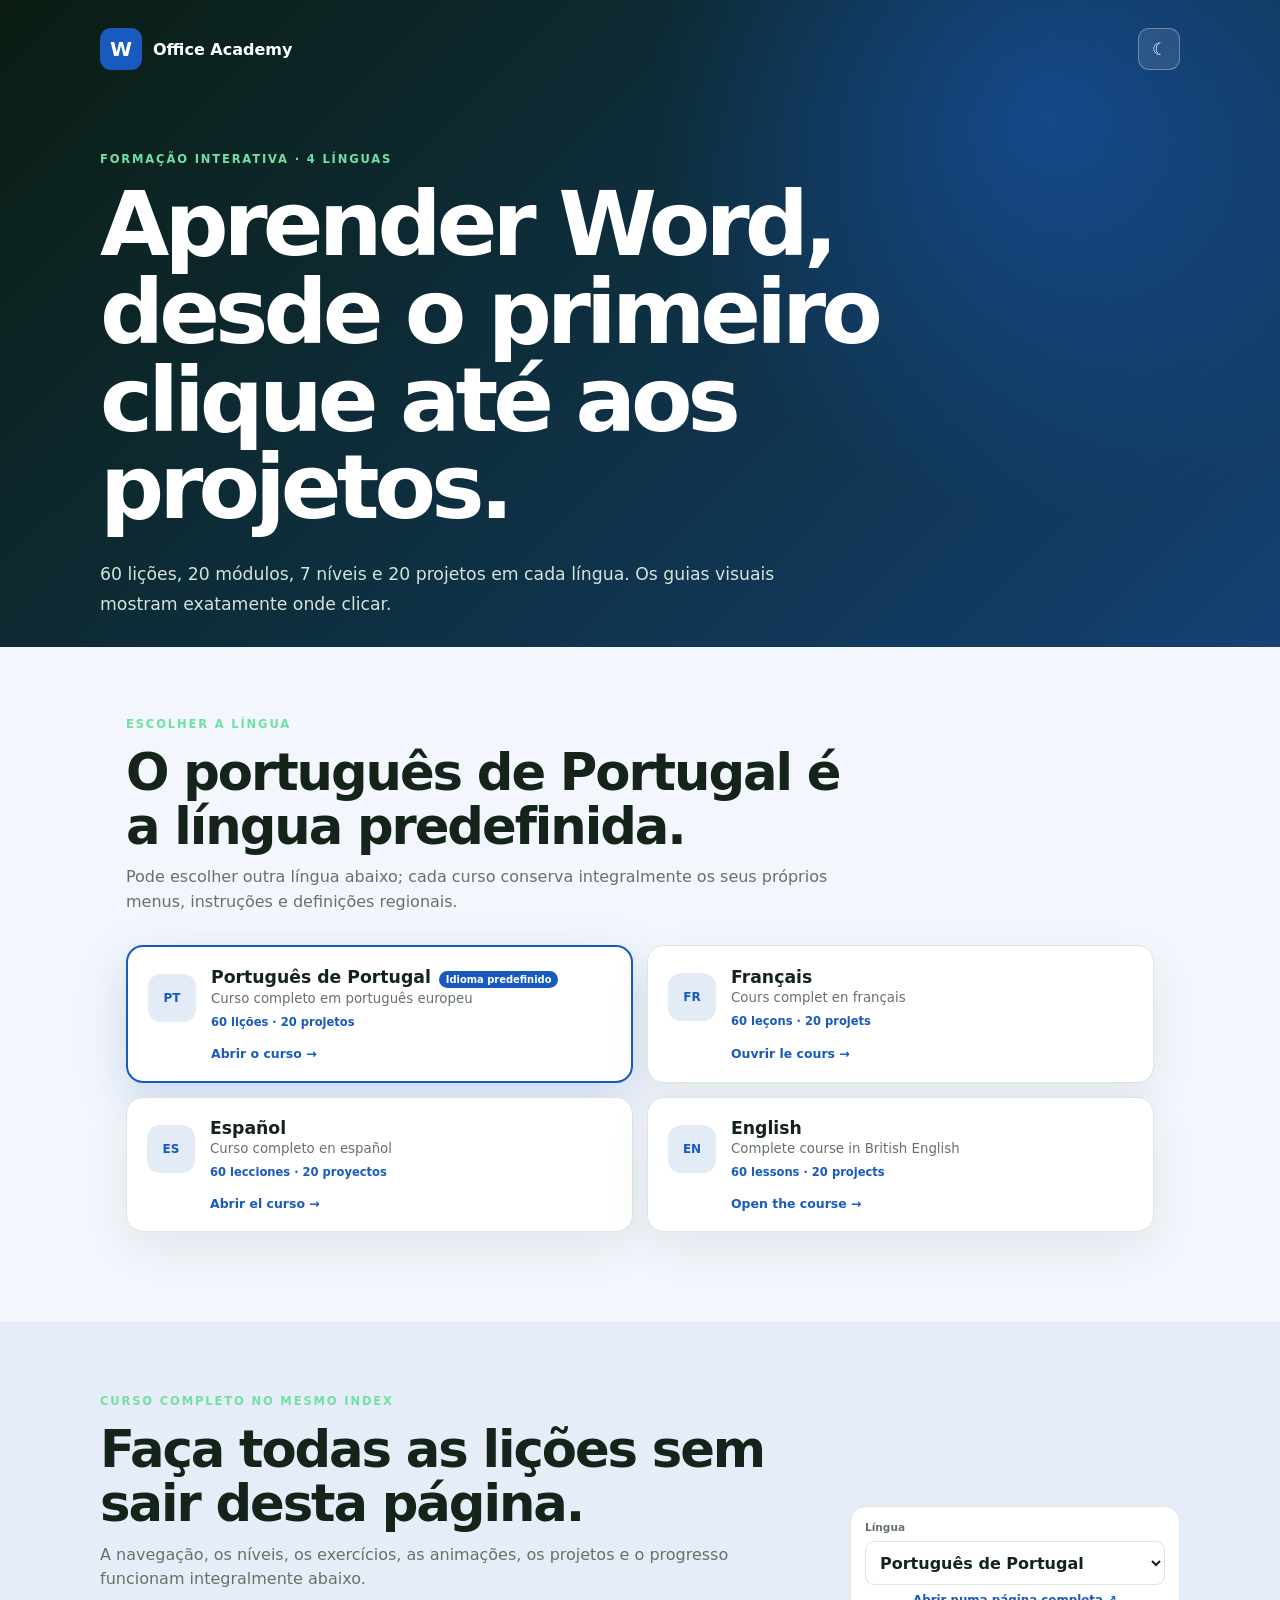
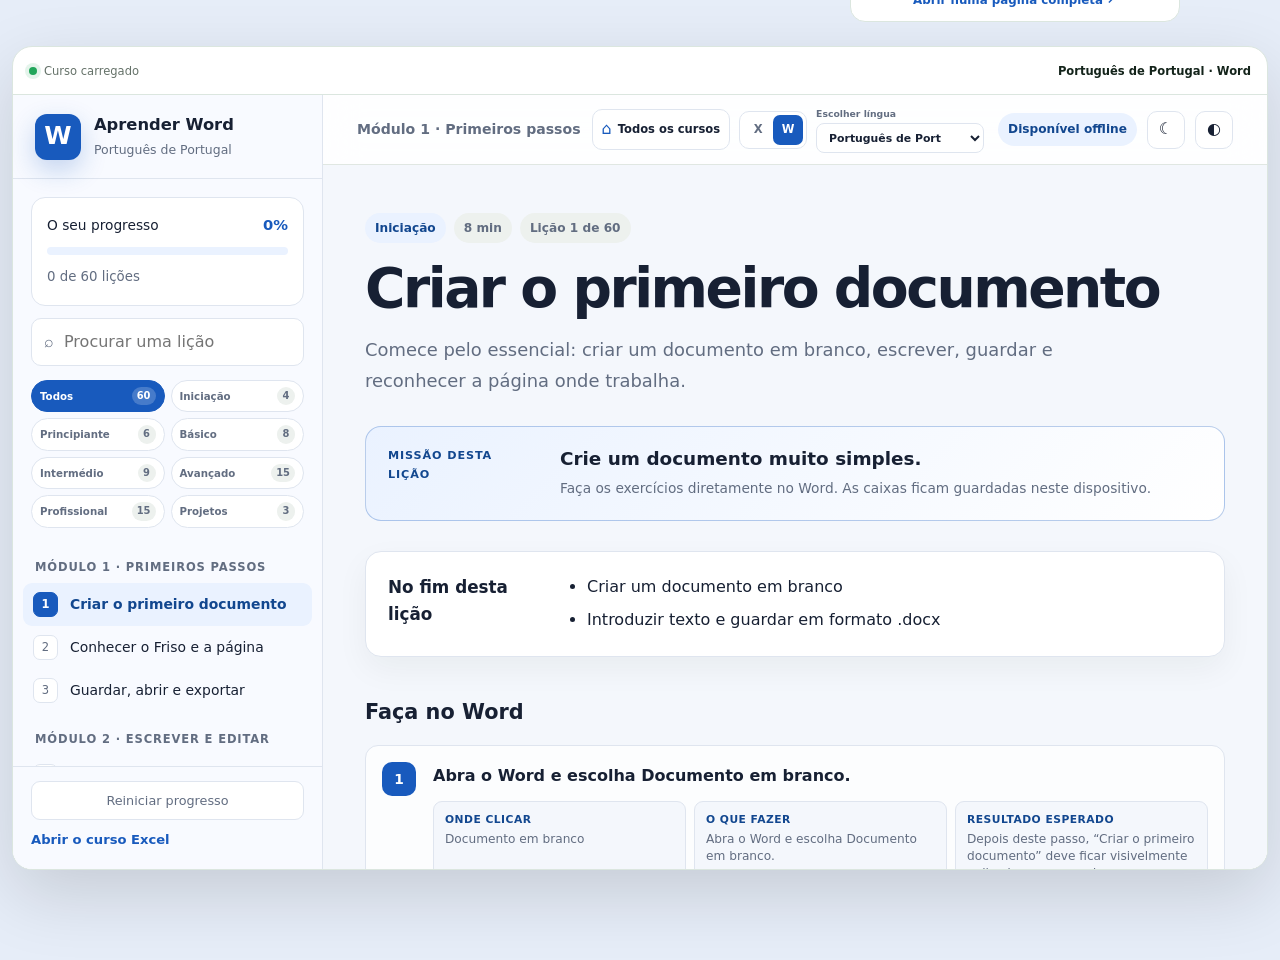
<file: index.html>
<!doctype html>
<html lang="pt-PT" data-course="word">
<head>
  <meta charset="utf-8">
  <meta name="viewport" content="width=device-width, initial-scale=1">
  <meta name="theme-color" content="#185abd">
  <meta name="description" content="Curso interativo completo de Microsoft Word em quatro línguas, com português de Portugal como idioma predefinido.">
  <title>Office Academy — Word</title>
  <script>try{document.documentElement.dataset.colorScheme=localStorage.getItem('office-academy-color-scheme')||(matchMedia('(prefers-color-scheme: dark)').matches?'dark':'light')}catch{document.documentElement.dataset.colorScheme='light'}</script>
  <style>
:root{--accent:#107c41;--ink:#14241b;--muted:#657269;--paper:#fff;--canvas:#f3f7f4;--line:#dbe6df}html[data-course="word"]{--accent:#185abd;--canvas:#f3f6fc}html[data-color-scheme="dark"]{color-scheme:dark;--ink:#f3f8f5;--muted:#bdc9c1;--paper:#17221b;--canvas:#0c1410;--line:#36483d}html[data-course="word"][data-color-scheme="dark"]{--paper:#171e2b;--canvas:#0c111b;--line:#354158}*{box-sizing:border-box}html{scroll-behavior:smooth}body{margin:0;background:var(--canvas);color:var(--ink);font-family:"Segoe UI",system-ui,sans-serif}a{color:inherit}.hero{min-height:520px;padding:28px max(26px,calc((100vw - 1080px)/2));background:radial-gradient(circle at 82% 18%,color-mix(in srgb,var(--accent) 55%,transparent),transparent 34%),linear-gradient(135deg,#0b1d12,color-mix(in srgb,var(--accent) 55%,#102119));color:#fff}.hero nav{display:flex;align-items:center;justify-content:space-between}.brand{display:flex;align-items:center;gap:11px}.brand span{width:42px;height:42px;display:grid;place-items:center;border-radius:11px;background:var(--accent);font-size:1.25rem;font-weight:900}.hero button{width:42px;height:42px;border:1px solid rgba(255,255,255,.3);border-radius:11px;background:rgba(255,255,255,.1);color:#fff;cursor:pointer;font-size:1.05rem}.hero-copy{max-width:840px;margin-top:82px}.hero-copy p,.heading p,.workspace-heading p{margin:0 0 15px;color:#70e1a3;font-size:.72rem;font-weight:900;letter-spacing:.16em}.hero-copy h1{margin:0;font-size:clamp(2.75rem,7vw,5.6rem);line-height:.98;letter-spacing:-.055em}.hero-copy>span{display:block;max-width:710px;margin-top:28px;color:#d4e4da;font-size:1.08rem;line-height:1.7}.chooser{max-width:1080px;margin:0 auto;padding:70px 26px 90px}.heading h2,.workspace-heading h2{max-width:760px;margin:0 0 12px;font-size:clamp(2rem,4vw,3.2rem);line-height:1.05;letter-spacing:-.04em}.heading>span,.workspace-heading>div>span{display:block;max-width:760px;margin-bottom:30px;color:var(--muted);line-height:1.55}.language-grid{display:grid;grid-template-columns:repeat(2,minmax(0,1fr));gap:14px}.language-card{display:grid;grid-template-columns:auto 1fr;gap:15px;align-items:center;padding:20px;border:1px solid var(--line);border-radius:17px;background:var(--paper);text-decoration:none;box-shadow:0 16px 45px rgba(18,45,29,.07);transition:.2s ease}.language-card.default-language{border:2px solid var(--accent);box-shadow:0 18px 50px color-mix(in srgb,var(--accent) 18%,transparent)}.language-card:hover{transform:translateY(-2px);border-color:var(--accent)}.language-code{width:48px;height:48px;display:grid;place-items:center;border-radius:13px;background:color-mix(in srgb,var(--accent) 12%,var(--paper));color:var(--accent);font-size:.75rem;font-weight:900}.language-card strong,.language-card small,.language-card em,.language-card b{display:block}.language-card strong{display:inline-block;font-size:1.08rem}.language-card mark{display:inline-block;margin-left:8px;padding:3px 7px;border-radius:999px;background:var(--accent);color:#fff;font-size:.62rem;font-weight:850}.language-card small{margin-top:3px;color:var(--muted)}.language-card em{margin-top:9px;color:var(--accent);font-size:.72rem;font-style:normal;font-weight:800}.language-card b{grid-column:2;margin-top:2px;color:var(--accent);font-size:.78rem}.learning-workspace{scroll-margin-top:16px;padding:72px max(12px,calc((100vw - 1480px)/2)) 90px;background:color-mix(in srgb,var(--accent) 6%,var(--canvas))}.workspace-heading{max-width:1080px;margin:0 auto 24px;display:grid;grid-template-columns:1fr 330px;gap:40px;align-items:end}.workspace-controls{display:grid;gap:8px;padding:14px;border:1px solid var(--line);border-radius:15px;background:var(--paper)}.workspace-controls label{color:var(--muted);font-size:.66rem;font-weight:850}.workspace-controls select{min-height:41px;padding:7px 10px;border:1px solid var(--line);border-radius:9px;background:var(--paper);color:var(--ink);font:inherit;font-weight:800}.workspace-controls a{color:var(--accent);text-decoration:none;font-size:.74rem;font-weight:850;text-align:center}.workspace-frame{overflow:hidden;border:1px solid var(--line);border-radius:20px;background:var(--paper);box-shadow:0 24px 70px rgba(0,0,0,.14)}.workspace-frame>div{min-height:48px;display:flex;align-items:center;justify-content:space-between;gap:10px;padding:10px 16px;border-bottom:1px solid var(--line);color:var(--muted);font-size:.72rem}.workspace-frame span{display:flex;align-items:center;gap:7px}.workspace-frame i{width:8px;height:8px;border-radius:50%;background:#21a65a;box-shadow:0 0 0 4px rgba(33,166,90,.12)}.workspace-frame strong{color:var(--ink)}#courseFrame{display:block;width:100%;height:clamp(720px,86vh,1050px);border:0;background:#fff}@media(max-width:760px){.hero{min-height:470px}.hero-copy{margin-top:62px}.language-grid{grid-template-columns:1fr}.language-card{padding:17px}.language-card mark{display:block;width:max-content;margin:5px 0 0}.workspace-heading{grid-template-columns:1fr}.workspace-frame span{display:none}#courseFrame{height:82vh;min-height:680px}}

.workspace-controls select{min-height:44px}
@media(max-width:760px){
  .hero{min-height:auto;padding:18px 16px 44px}
  .hero nav{min-height:44px}
  .hero button{width:44px;height:44px}
  .hero-copy{margin-top:44px}
  .hero-copy h1{font-size:clamp(2.25rem,12vw,3.7rem)}
  .hero-copy>span{font-size:1rem}
  .chooser{padding:52px 16px 64px}
  .language-card{min-height:108px;padding:17px}
  .learning-workspace{padding:52px 8px 64px}
  .workspace-heading{grid-template-columns:1fr;gap:18px;padding:0 6px}
  .workspace-controls{padding:11px}
  .workspace-controls select{min-height:48px}
  .workspace-controls a{min-height:44px;display:flex;align-items:center;justify-content:center}
  .workspace-frame{border-radius:14px}
  .workspace-frame>div{padding:9px 12px}
  .workspace-frame span{display:none}
  #courseFrame{height:72vh;height:72dvh;min-height:580px}
}
@media(max-width:380px){
  .hero{padding-left:12px;padding-right:12px}
  .chooser{padding-left:12px;padding-right:12px}
  .language-card{grid-template-columns:44px 1fr;gap:11px;padding:15px 12px}
  .language-code{width:44px;height:44px}
  .learning-workspace{padding-left:5px;padding-right:5px}
  .workspace-heading h2{font-size:1.85rem}
  .workspace-frame strong{font-size:.68rem}
}
</style>
  <script>document.addEventListener('DOMContentLoaded',()=>{
(()=>{const b=document.querySelector('#themeButton');const a=s=>{const d=s==='dark';document.documentElement.dataset.colorScheme=d?'dark':'light';const l=d?'Ativar modo claro':'Ativar modo escuro';b.textContent=d?'☀':'☾';b.setAttribute('aria-label',l);b.title=l};a(document.documentElement.dataset.colorScheme==='dark'?'dark':'light');b.addEventListener('click',()=>{const n=document.documentElement.dataset.colorScheme==='dark'?'light':'dark';a(n);try{localStorage.setItem('office-academy-color-scheme',n)}catch{}});const names={'pt-PT':'Português de Portugal','fr-FR':'Français','es-ES':'Español','en-GB':'English'},f=document.querySelector('#courseFrame'),s=document.querySelector('#portalLanguage'),o=document.querySelector('#openCoursePage'),l=document.querySelector('#frameLanguage'),course=document.documentElement.dataset.course==='word'?'Word':'Excel';const open=(locale,scroll=false)=>{const path=locale+'/index.html';s.value=locale;f.src=path;f.title=course+' — '+names[locale];o.href=path;l.textContent=names[locale]+' · '+course;try{localStorage.setItem('office-academy-'+course.toLowerCase()+'-language',locale)}catch{}if(scroll)document.querySelector('#workspace').scrollIntoView({behavior:'smooth'})};document.querySelectorAll('[data-locale]').forEach(link=>link.addEventListener('click',e=>{e.preventDefault();open(link.dataset.locale,true)}));s.addEventListener('change',()=>open(s.value));let remembered='pt-PT';try{remembered=localStorage.getItem('office-academy-'+course.toLowerCase()+'-language')||'pt-PT'}catch{}open(names[remembered]?remembered:'pt-PT')})();
});</script>
</head>
<body>
  <main>
    <header class="hero">
      <nav><div class="brand"><span>W</span><strong>Office Academy</strong></div><button id="themeButton" type="button" aria-label="Ativar modo escuro" title="Ativar modo escuro">☾</button></nav>
      <div class="hero-copy"><p>FORMAÇÃO INTERATIVA · 4 LÍNGUAS</p><h1>Aprender Word,<br>desde o primeiro clique até aos projetos.</h1><span>60 lições, 20 módulos, 7 níveis e 20 projetos em cada língua. Os guias visuais mostram exatamente onde clicar.</span></div>
    </header>
    <section class="chooser" id="languages"><div class="heading"><p>ESCOLHER A LÍNGUA</p><h2>O português de Portugal é a língua predefinida.</h2><span>Pode escolher outra língua abaixo; cada curso conserva integralmente os seus próprios menus, instruções e definições regionais.</span></div><div class="language-grid">
        <a class="language-card default-language" href="pt-PT/index.html" data-locale="pt-PT" lang="pt-PT" hreflang="pt-PT">
          <span class="language-code">PT</span>
          <span><strong>Português de Portugal</strong><mark>Idioma predefinido</mark><small>Curso completo em português europeu</small><em>60 lições · 20 projetos</em></span>
          <b>Abrir o curso →</b>
        </a>
        <a class="language-card" href="fr-FR/index.html" data-locale="fr-FR" lang="fr-FR" hreflang="fr-FR">
          <span class="language-code">FR</span>
          <span><strong>Français</strong><small>Cours complet en français</small><em>60 leçons · 20 projets</em></span>
          <b>Ouvrir le cours →</b>
        </a>
        <a class="language-card" href="es-ES/index.html" data-locale="es-ES" lang="es-ES" hreflang="es-ES">
          <span class="language-code">ES</span>
          <span><strong>Español</strong><small>Curso completo en español</small><em>60 lecciones · 20 proyectos</em></span>
          <b>Abrir el curso →</b>
        </a>
        <a class="language-card" href="en-GB/index.html" data-locale="en-GB" lang="en-GB" hreflang="en-GB">
          <span class="language-code">EN</span>
          <span><strong>English</strong><small>Complete course in British English</small><em>60 lessons · 20 projects</em></span>
          <b>Open the course →</b>
        </a></div></section>
    <section class="learning-workspace" id="workspace"><div class="workspace-heading"><div><p>CURSO COMPLETO NO MESMO INDEX</p><h2>Faça todas as lições sem sair desta página.</h2><span>A navegação, os níveis, os exercícios, as animações, os projetos e o progresso funcionam integralmente abaixo.</span></div><div class="workspace-controls"><label for="portalLanguage">Língua</label><select id="portalLanguage"><option value="pt-PT">Português de Portugal</option><option value="fr-FR">Français</option><option value="es-ES">Español</option><option value="en-GB">English</option></select><a id="openCoursePage" href="pt-PT/index.html">Abrir numa página completa ↗</a></div></div><div class="workspace-frame"><div><span><i></i> Curso carregado</span><strong id="frameLanguage">Português de Portugal · Word</strong></div><iframe id="courseFrame" src="pt-PT/index.html" title="Curso Word em Português de Portugal"></iframe></div></section>
  </main>
</body>
</html>
</file>
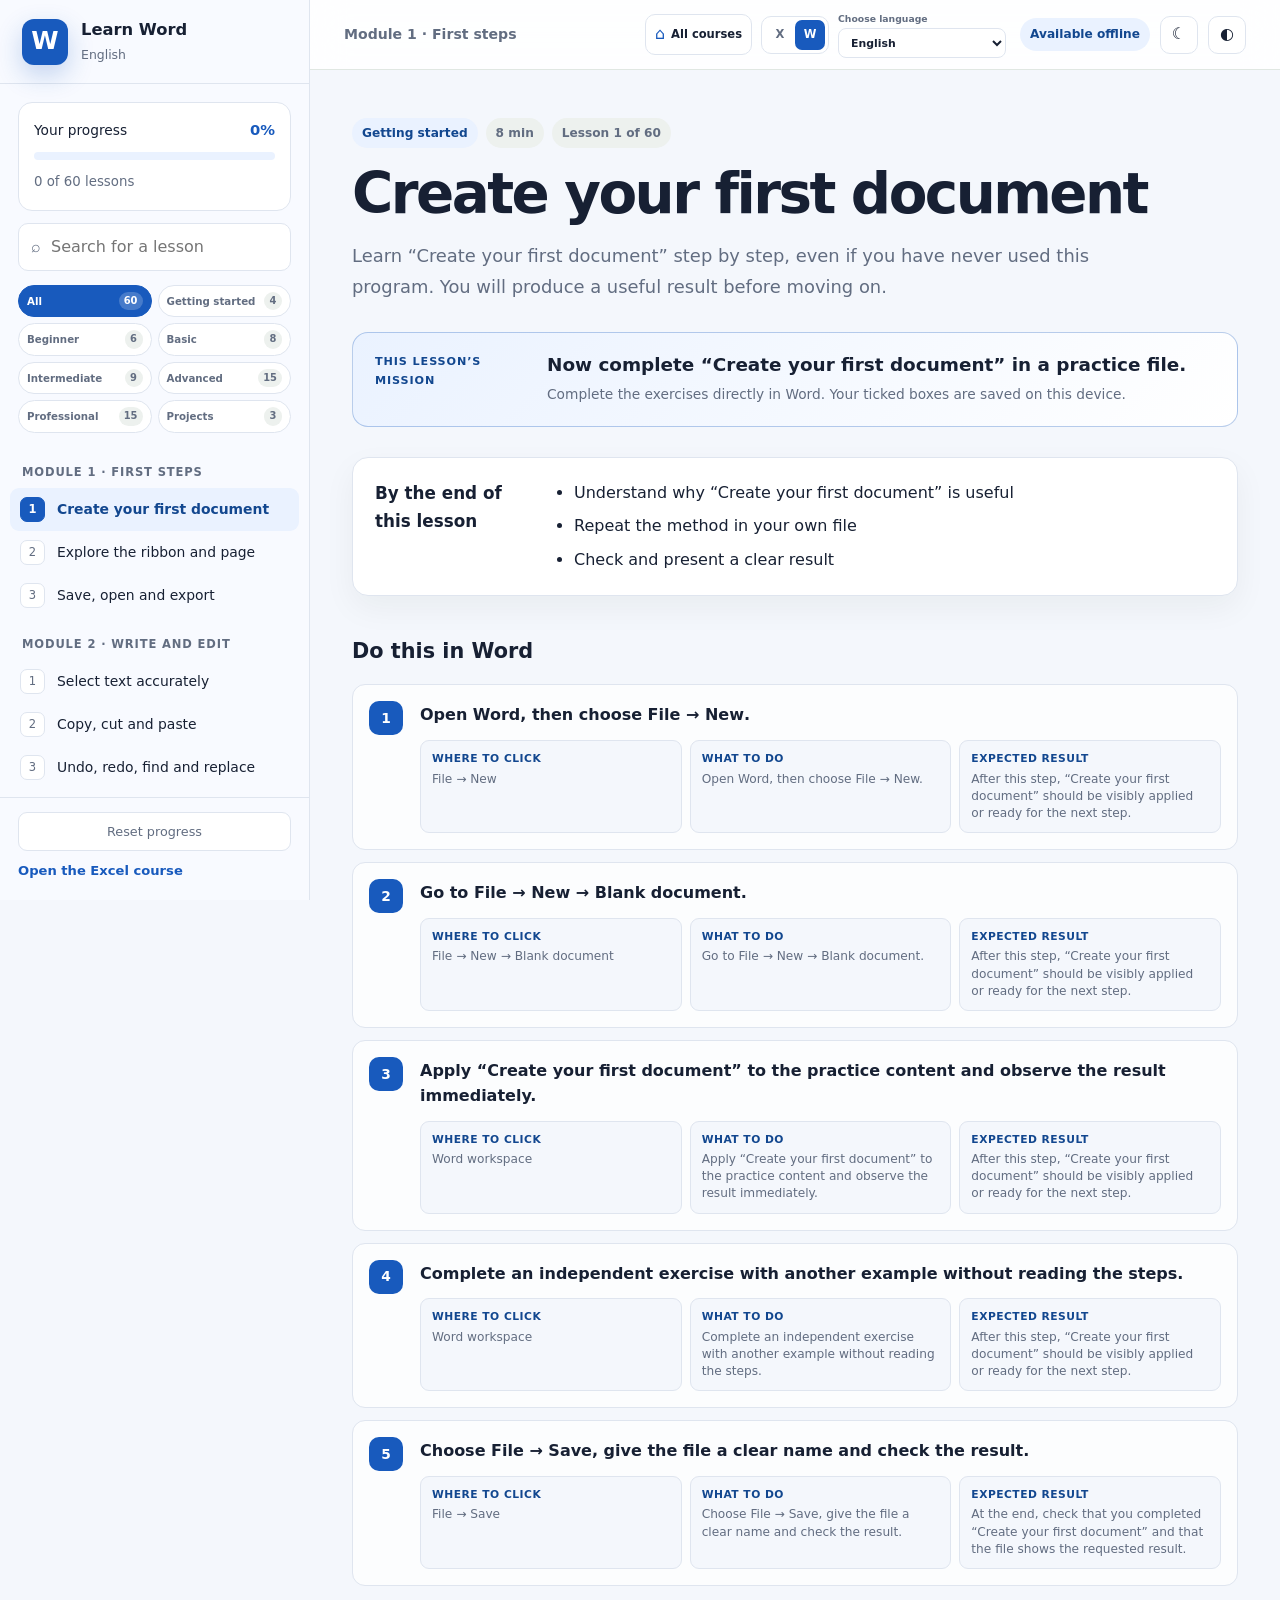
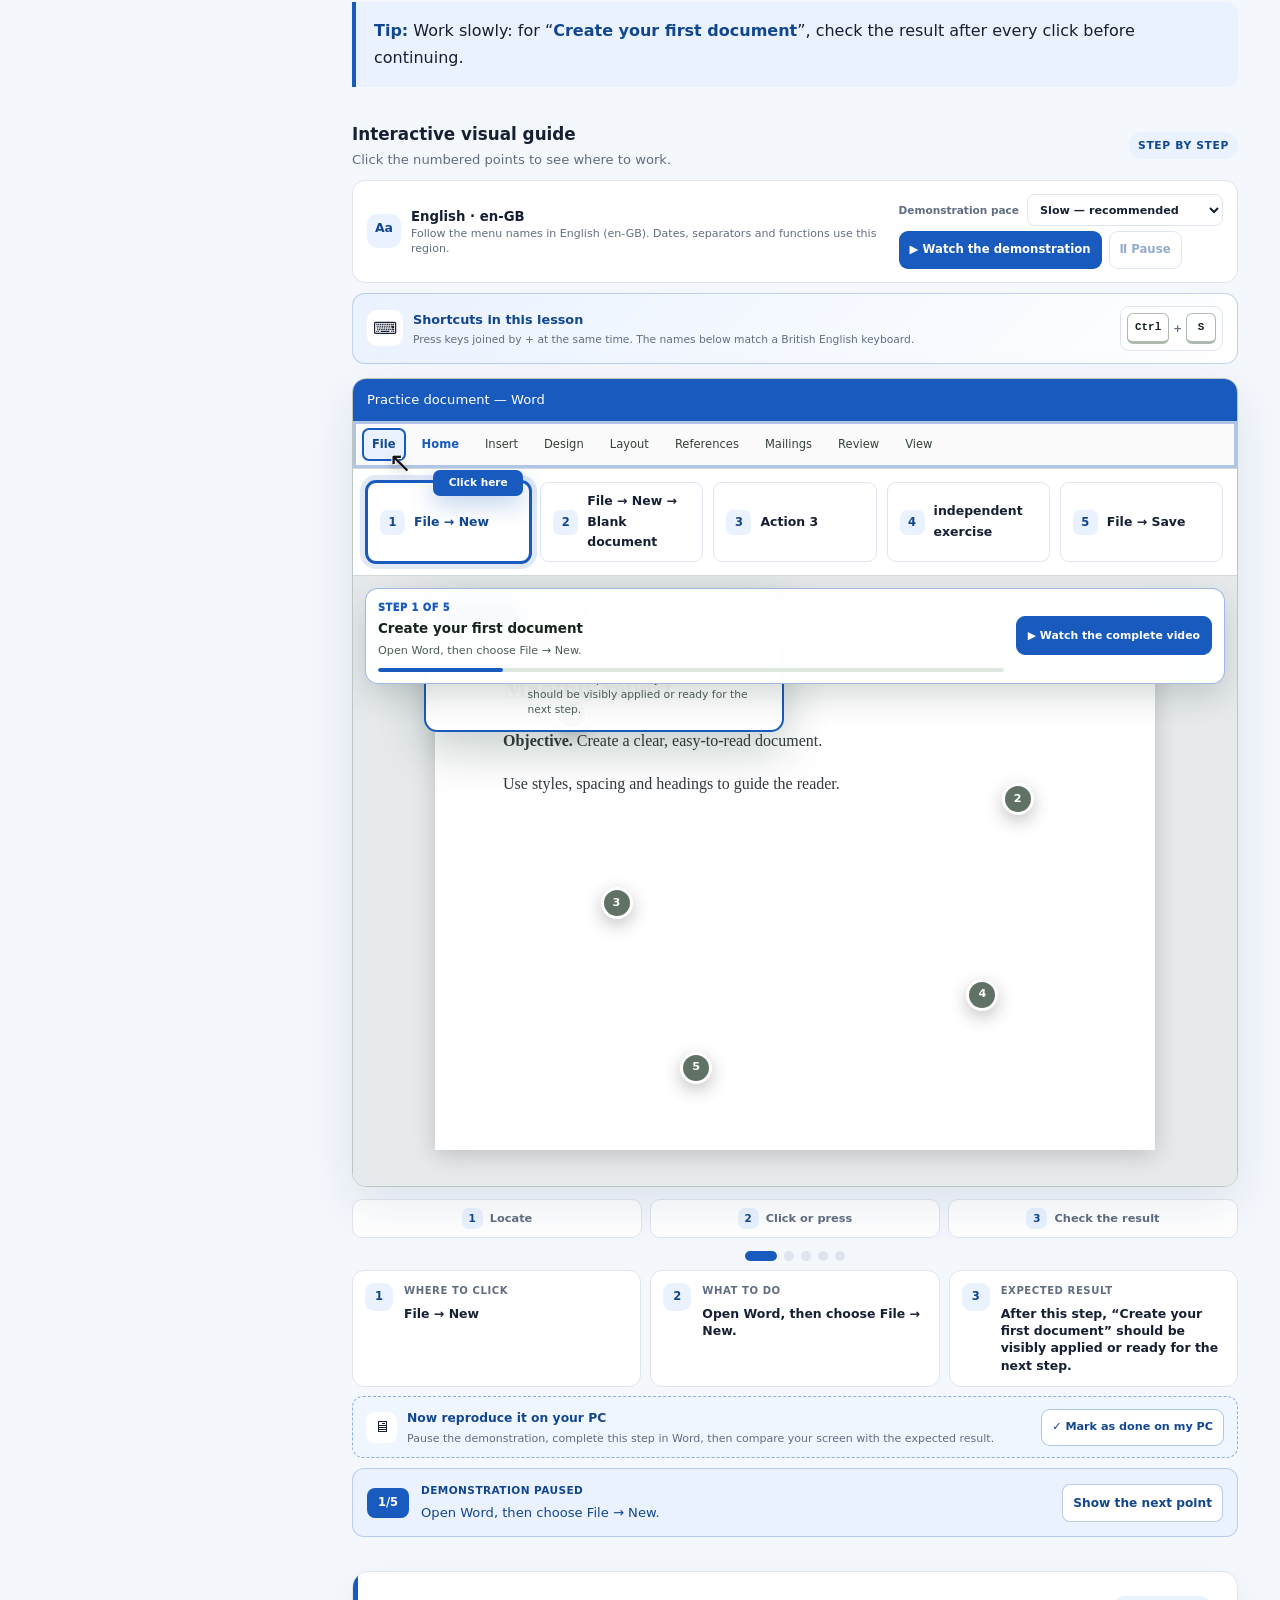
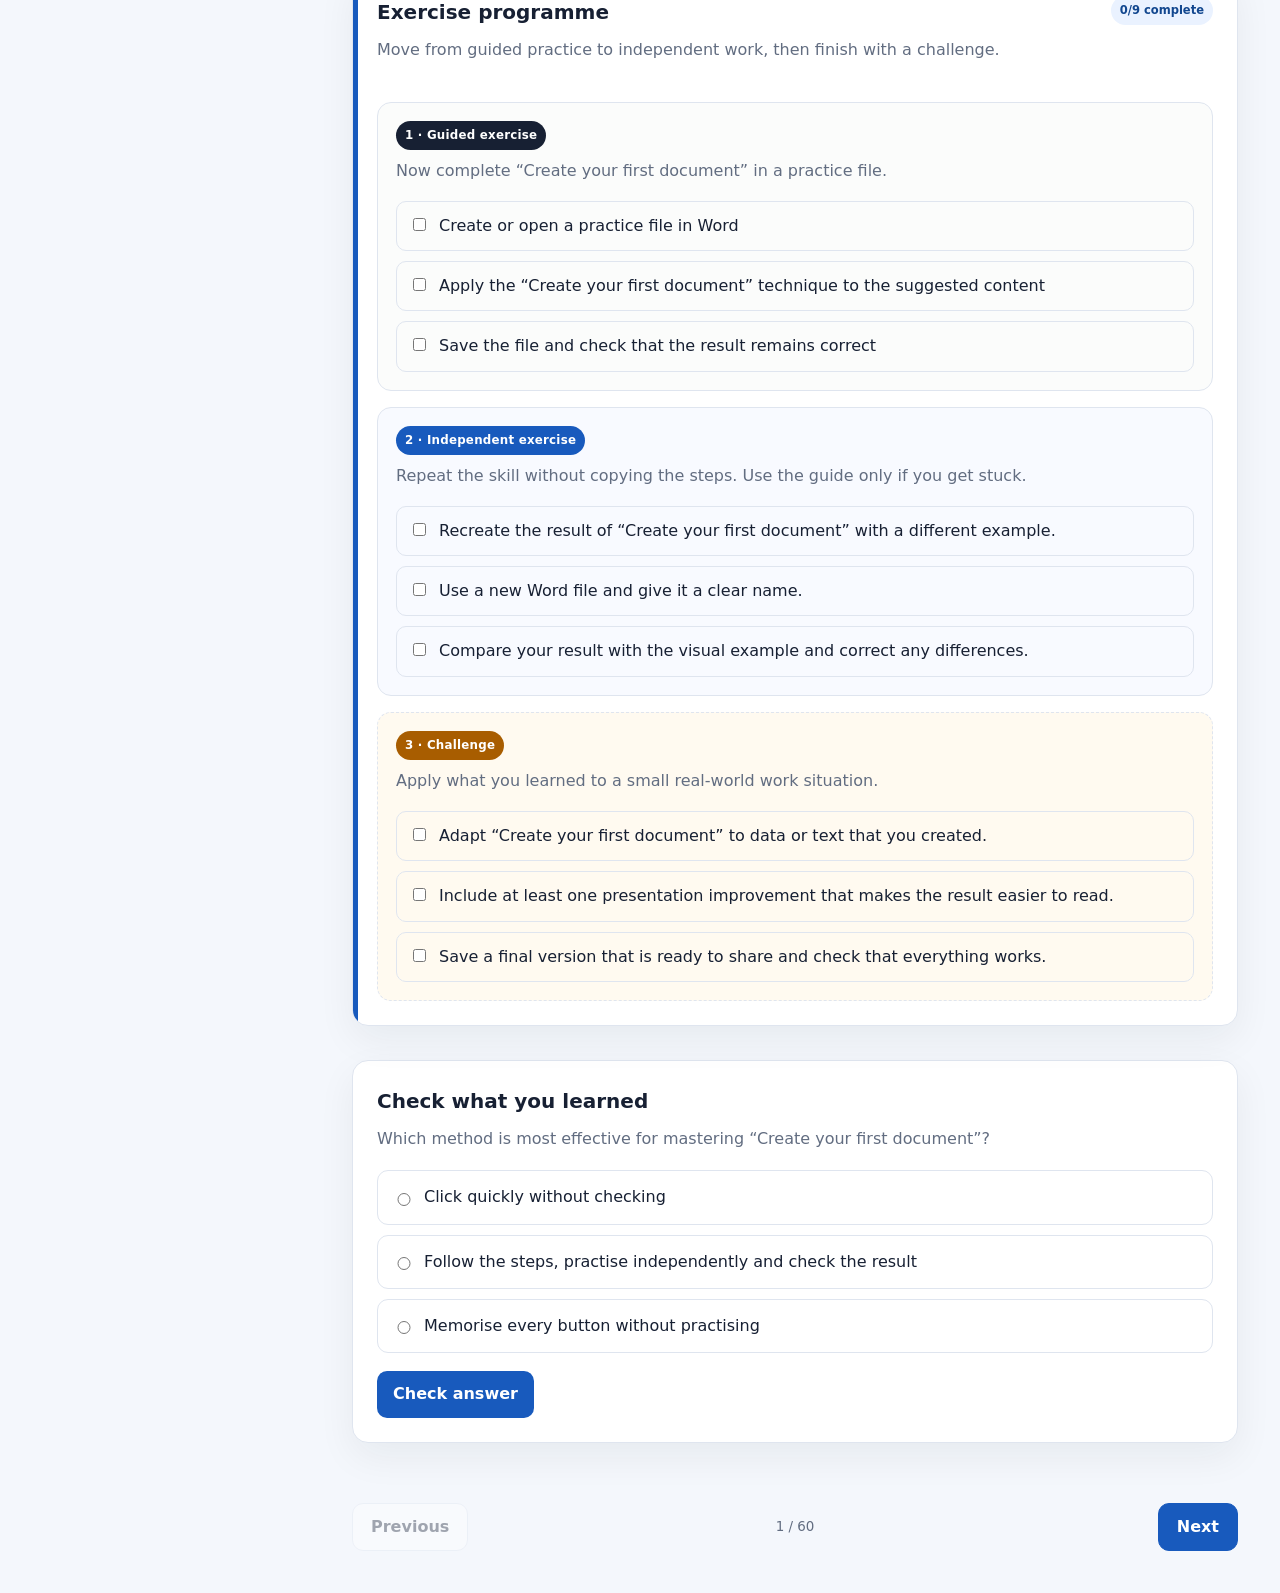
<file: en-GB/index.html>
<!doctype html>
<html lang="en-GB" data-theme="word">
<head>
  <meta charset="utf-8">
  <meta name="viewport" content="width=device-width, initial-scale=1">
  <meta name="description" content="A complete interactive Microsoft Word course, from first steps to professional projects, in English.">
  <meta name="theme-color" content="#185abd">
  <title>Learn Word — Complete interactive course</title>
  <script>try{document.documentElement.dataset.colorScheme=localStorage.getItem('office-academy-color-scheme')||(matchMedia('(prefers-color-scheme: dark)').matches?'dark':'light')}catch{document.documentElement.dataset.colorScheme='light'}</script>
  <link rel="icon" type="image/svg+xml" href="data:image/svg+xml,%3Csvg xmlns='http://www.w3.org/2000/svg' viewBox='0 0 64 64'%3E%3Crect width='64' height='64' rx='14' fill='%23185abd'/%3E%3Cpath fill='white' d='M13 14h28v8h10v28H13V14zm9 10 4 17h6l3-11 3 11h6l4-17h-6l-2 11-3-11h-5l-3 11-2-11h-5z'/%3E%3C/svg%3E">
  <style>
:root {
  --accent: #107c41;
  --accent-dark: #0b5d31;
  --accent-soft: #e9f6ef;
  --accent-rgb: 16, 124, 65;
  --ink: #17211b;
  --muted: #647067;
  --line: #dde5df;
  --paper: #ffffff;
  --canvas: #f3f7f4;
  --sidebar: #f8faf8;
  --danger: #b42318;
  --warning: #a15c00;
  --shadow: 0 18px 50px rgba(24, 48, 32, .10);
}

html[data-theme="word"] {
  --accent: #185abd;
  --accent-dark: #12478f;
  --accent-soft: #eaf2ff;
  --accent-rgb: 24, 90, 189;
  --ink: #172033;
  --muted: #626d81;
  --line: #dfe5ef;
  --canvas: #f4f7fc;
  --sidebar: #f8faff;
  --shadow: 0 18px 50px rgba(24, 55, 96, .10);
}

html[data-color-scheme="dark"] {
  color-scheme: dark;
  --accent: #35c77a;
  --accent-dark: #8aefb6;
  --accent-soft: #173b28;
  --accent-rgb: 53, 199, 122;
  --ink: #f2f8f4;
  --muted: #b8c8be;
  --line: #35483c;
  --paper: #17221b;
  --canvas: #0c1410;
  --sidebar: #111b15;
  --danger: #ff958d;
  --warning: #ffc56f;
  --shadow: 0 18px 50px rgba(0, 0, 0, .34);
}

html[data-theme="word"][data-color-scheme="dark"] {
  --accent: #69a8ff;
  --accent-dark: #b6d4ff;
  --accent-soft: #172f52;
  --accent-rgb: 105, 168, 255;
  --ink: #f4f7ff;
  --muted: #bdc8dc;
  --line: #354158;
  --paper: #171e2b;
  --canvas: #0c111b;
  --sidebar: #111725;
}

* { box-sizing: border-box; }
html { font-size: 16px; scroll-behavior: smooth; }
body {
  margin: 0;
  color: var(--ink);
  background: var(--canvas);
  font: 400 1rem/1.65 "Segoe UI", system-ui, -apple-system, sans-serif;
}
button, input { font: inherit; }
button, a { -webkit-tap-highlight-color: transparent; }
button:focus-visible, a:focus-visible, input:focus-visible, [tabindex]:focus-visible {
  outline: 3px solid rgba(var(--accent-rgb), .28);
  outline-offset: 3px;
}

.app-shell { min-height: 100vh; display: block; }
.sidebar {
  position: fixed; inset: 0 auto 0 0; z-index: 30;
  width: 310px; display: flex; flex-direction: column;
  border-right: 1px solid var(--line); background: var(--sidebar);
}
.brand { height: 84px; padding: 18px 22px; display: flex; align-items: center; gap: 13px; border-bottom: 1px solid var(--line); }
.brand-mark { width: 46px; height: 46px; border-radius: 12px; display: grid; place-items: center; color: #fff; background: var(--accent); font-size: 1.55rem; font-weight: 800; box-shadow: 0 10px 26px rgba(var(--accent-rgb), .24); }
.brand strong, .brand span { display: block; }
.brand strong { font-size: 1.02rem; }
.brand span { margin-top: 1px; color: var(--muted); font-size: .78rem; }
.progress-card { margin: 18px 18px 12px; padding: 15px; border: 1px solid var(--line); border-radius: 14px; background: var(--paper); }
.progress-copy { display: flex; align-items: center; justify-content: space-between; gap: 12px; font-size: .86rem; }
.progress-copy strong { color: var(--accent); font-size: .92rem; }
.progress-track { height: 8px; overflow: hidden; margin: 10px 0 8px; border-radius: 999px; background: var(--accent-soft); }
.progress-track span { display: block; width: 0; height: 100%; border-radius: inherit; background: linear-gradient(90deg, var(--accent), #4cc681); transition: width .35s ease; }
html[data-theme="word"] .progress-track span { background: linear-gradient(90deg, var(--accent), #5aa3ff); }
.progress-card small { color: var(--muted); }
.search-box { margin: 0 18px 12px; display: flex; align-items: center; gap: 8px; padding: 9px 12px; border: 1px solid var(--line); border-radius: 10px; background: var(--paper); color: var(--muted); }
.search-box:focus-within { border-color: var(--accent); box-shadow: 0 0 0 3px rgba(var(--accent-rgb), .10); }
.search-box input { min-width: 0; width: 100%; border: 0; outline: 0; background: transparent; color: var(--ink); }
.level-filter { flex: 0 0 auto; display: grid; grid-template-columns: repeat(2, minmax(0, 1fr)); gap: 6px; margin: 0 18px 10px; padding: 2px 0 6px; }
.level-chip { min-width: 0; display: inline-flex; align-items: center; justify-content: space-between; gap: 5px; padding: 6px 8px; border: 1px solid var(--line); border-radius: 999px; background: var(--paper); color: var(--muted); cursor: pointer; font-size: .64rem; font-weight: 800; white-space: nowrap; }
.level-chip span { min-width: 18px; padding: 1px 5px; border-radius: 999px; background: #edf1ee; text-align: center; font-size: .62rem; }
.level-chip.active { border-color: var(--accent); background: var(--accent); color: #fff; }
.level-chip.active span { background: rgba(255,255,255,.2); color: #fff; }
.course-nav { flex: 1 1 auto; min-height: 0; overflow-y: auto; padding: 0 10px 20px; scrollbar-width: thin; }
.module-group { margin: 6px 0 10px; }
.module-title { padding: 8px 12px 6px; color: var(--muted); font-size: .72rem; font-weight: 800; letter-spacing: .075em; text-transform: uppercase; }
.lesson-link { width: 100%; display: grid; grid-template-columns: 28px 1fr auto; align-items: center; gap: 9px; padding: 9px 10px; border: 0; border-radius: 9px; background: transparent; color: var(--ink); cursor: pointer; text-align: left; font-size: .87rem; }
.lesson-link:hover { background: rgba(var(--accent-rgb), .07); }
.lesson-link.active { background: var(--accent-soft); color: var(--accent-dark); font-weight: 700; }
.lesson-num { width: 25px; height: 25px; display: grid; place-items: center; border: 1px solid var(--line); border-radius: 7px; background: var(--paper); color: var(--muted); font-size: .72rem; }
.lesson-link.active .lesson-num { border-color: var(--accent); background: var(--accent); color: #fff; }
.lesson-check { color: var(--accent); font-weight: 800; }
.sidebar-footer { margin-top: auto; padding: 14px 18px 18px; display: grid; gap: 9px; border-top: 1px solid var(--line); background: var(--sidebar); }
.sidebar-footer a { color: var(--accent); font-size: .82rem; font-weight: 700; text-decoration: none; }
.ghost-button { width: 100%; padding: 8px 10px; border: 1px solid var(--line); border-radius: 9px; background: var(--paper); color: var(--muted); cursor: pointer; font-size: .8rem; }
.ghost-button:hover { color: var(--danger); border-color: #f2bbb6; }

.main { min-width: 0; margin-left: 310px; }
.topbar { position: sticky; top: 0; z-index: 20; height: 70px; display: flex; align-items: center; justify-content: space-between; padding: 0 34px; border-bottom: 1px solid rgba(221,229,223,.9); background: rgba(255,255,255,.88); backdrop-filter: blur(18px); }
.crumb { color: var(--muted); font-size: .88rem; font-weight: 700; }
.top-actions { display: flex; align-items: center; gap: 10px; }
.global-navigation { display: flex; align-items: center; gap: 9px; margin-left: auto; margin-right: 14px; }
.portal-home { min-height: 38px; display: inline-flex; align-items: center; gap: 6px; padding: 6px 9px; border: 1px solid var(--line); border-radius: 10px; background: var(--paper); color: var(--ink); text-decoration: none; font-size: .72rem; }
.portal-home span { color: var(--accent); font-size: 1rem; }
.course-switch { display: flex; padding: 3px; border: 1px solid var(--line); border-radius: 10px; background: var(--paper); }
.course-switch a, .course-switch strong { width: 30px; height: 30px; display: grid; place-items: center; border-radius: 7px; color: var(--muted); text-decoration: none; font-size: .72rem; font-weight: 900; }
.course-switch strong { background: var(--accent); color: #fff; }
.language-switcher { display: grid; gap: 2px; color: var(--muted); font-size: .58rem; font-weight: 800; }
.language-switcher select { max-width: 168px; min-height: 30px; padding: 4px 26px 4px 8px; border: 1px solid var(--line); border-radius: 8px; background: var(--paper); color: var(--ink); font: inherit; font-size: .68rem; font-weight: 800; }
.offline-pill { padding: 6px 10px; border-radius: 999px; color: var(--accent-dark); background: var(--accent-soft); font-size: .76rem; font-weight: 700; }
.icon-button { width: 38px; height: 38px; display: grid; place-items: center; border: 1px solid var(--line); border-radius: 10px; background: var(--paper); color: var(--ink); cursor: pointer; }
.menu-button { display: none; }

.lesson { max-width: 980px; min-height: calc(100vh - 160px); margin: 0 auto; padding: 48px 42px 60px; }
.eyebrow { display: flex; flex-wrap: wrap; align-items: center; gap: 8px; margin-bottom: 16px; }
.tag { display: inline-flex; align-items: center; padding: 5px 10px; border-radius: 999px; background: var(--accent-soft); color: var(--accent-dark); font-size: .76rem; font-weight: 800; }
.tag.neutral { background: #edf1ee; color: var(--muted); }
.lesson h1 { max-width: 800px; margin: 0 0 16px; font-size: clamp(2rem, 4.4vw, 3.65rem); line-height: 1.06; letter-spacing: -.045em; }
.lead { max-width: 780px; margin: 0 0 30px; color: var(--muted); font-size: 1.12rem; line-height: 1.75; }
.mission-card { display: grid; grid-template-columns: 150px 1fr; gap: 22px; align-items: start; margin: 22px 0 30px; padding: 20px 22px; border: 1px solid rgba(var(--accent-rgb), .3); border-radius: 16px; background: linear-gradient(135deg, var(--accent-soft), #fff); }
.mission-card > span { color: var(--accent-dark); font-size: .7rem; font-weight: 900; letter-spacing: .08em; }
.mission-card h2 { margin: 0 0 5px; font-size: 1.15rem; line-height: 1.35; }
.mission-card p { margin: 0; color: var(--muted); font-size: .86rem; }
.learning-card { display: grid; grid-template-columns: 155px 1fr; gap: 24px; margin: 30px 0; padding: 22px; border: 1px solid var(--line); border-radius: 16px; background: var(--paper); box-shadow: 0 12px 32px rgba(20,40,26,.05); }
.learning-card h2, .section-title { margin: 0; font-size: 1.05rem; }
.learning-card ul { margin: 0; padding-left: 20px; }
.learning-card li + li { margin-top: 7px; }
.section { margin-top: 38px; }
.section-title { margin-bottom: 16px; font-size: 1.3rem; }
.steps { display: grid; gap: 12px; }
.step { display: grid; grid-template-columns: 38px 1fr; gap: 13px; align-items: start; padding: 16px; border: 1px solid var(--line); border-radius: 13px; background: rgba(255,255,255,.72); }
.step-number { width: 34px; height: 34px; display: grid; place-items: center; border-radius: 10px; background: var(--accent); color: #fff; font-size: .86rem; font-weight: 800; }
.step p { margin: 2px 0 0; }
.step-content { min-width: 0; }
.step-main { font-weight: 650; line-height: 1.55; }
.step-guidance { display: grid; grid-template-columns: repeat(3, minmax(0, 1fr)); gap: 8px; margin-top: 12px; }
.step-guidance span { min-width: 0; padding: 10px 11px; border: 1px solid var(--line); border-radius: 9px; background: var(--canvas); color: var(--muted); font-size: .76rem; line-height: 1.42; }
.step-guidance b { display: block; margin-bottom: 4px; color: var(--accent-dark); font-size: .67rem; font-weight: 900; letter-spacing: .045em; text-transform: uppercase; }
.tip { margin-top: 16px; padding: 16px 18px; border-left: 4px solid var(--accent); border-radius: 0 12px 12px 0; background: var(--accent-soft); }
.tip strong { color: var(--accent-dark); }
kbd, code { border-radius: 6px; font-family: Consolas, monospace; font-size: .9em; }
kbd { padding: 3px 7px; border: 1px solid #cfd7d1; border-bottom-width: 2px; background: #fff; }
code { padding: 2px 6px; background: rgba(var(--accent-rgb), .09); color: var(--accent-dark); }

.real-shot { margin: 34px 0 8px; border: 1px solid var(--line); border-radius: 16px; overflow: hidden; background: var(--paper); box-shadow: var(--shadow); }
.shot-header { display: flex; align-items: center; justify-content: space-between; gap: 12px; padding: 12px 15px; border-bottom: 1px solid var(--line); background: #f8faf8; }
.shot-header strong { font-size: .88rem; }
.shot-header span { color: var(--muted); font-size: .72rem; }
.real-shot button { width: 100%; display: block; padding: 24px; border: 0; background: #fff; cursor: zoom-in; }
.real-shot img { display: block; max-width: 100%; max-height: 510px; margin: 0 auto; object-fit: contain; }
.real-shot figcaption { padding: 12px 16px 15px; border-top: 1px solid var(--line); color: var(--muted); font-size: .78rem; }
.real-shot figcaption a { color: var(--accent); }

.office-preview { position: relative; margin: 14px 0 0; overflow: hidden; border: 1px solid #bcc8bf; border-radius: 14px; background: #fff; box-shadow: var(--shadow); }
.guided-block { margin-top: 34px; }
.guide-heading { display: flex; align-items: center; justify-content: space-between; gap: 16px; margin-bottom: 10px; }
.guide-heading strong, .guide-heading span { display: block; }
.guide-heading strong { font-size: 1.05rem; }
.guide-heading div > span { color: var(--muted); font-size: .82rem; }
.live-badge { flex: 0 0 auto; padding: 5px 9px; border-radius: 999px; background: var(--accent-soft); color: var(--accent-dark); font-size: .67rem; font-weight: 900; letter-spacing: .06em; }
.demo-toolbar { display: flex; align-items: center; justify-content: space-between; gap: 16px; padding: 13px 14px; border: 1px solid var(--line); border-radius: 13px; background: var(--paper); }
.locale-card { min-width: 0; display: grid; grid-template-columns: auto 1fr; column-gap: 10px; align-items: center; }
.locale-card > span { grid-row: 1 / 3; width: 34px; height: 34px; display: grid; place-items: center; overflow: hidden; border-radius: 10px; background: var(--accent-soft); color: transparent; font-size: 0; }
.locale-card > span::before { content: "Aa"; color: var(--accent-dark); font-size: .78rem; font-weight: 900; }
.locale-card strong { color: var(--ink); font-size: .83rem; }
.locale-card small { color: var(--muted); font-size: .69rem; line-height: 1.35; }
.demo-buttons { flex: 0 0 auto; display: flex; gap: 7px; }
.demo-buttons button { padding: 8px 10px; border: 1px solid rgba(var(--accent-rgb), .32); border-radius: 9px; background: var(--accent); color: #fff; cursor: pointer; font-size: .73rem; font-weight: 850; }
.demo-buttons button + button { background: var(--paper); color: var(--accent-dark); }
.demo-buttons button:disabled { cursor: not-allowed; opacity: .45; }
.demo-control-group { flex: 0 0 auto; display: grid; grid-template-columns: auto auto; align-items: center; gap: 5px 8px; }
.demo-control-group > label { color: var(--muted); font-size: .66rem; font-weight: 850; }
.demo-control-group > select { min-height: 32px; padding: 5px 27px 5px 8px; border: 1px solid var(--line); border-radius: 8px; background: var(--paper); color: var(--ink); font: inherit; font-size: .7rem; font-weight: 800; }
.demo-control-group .demo-buttons { grid-column: 1 / -1; }
.keyboard-coach { display: flex; align-items: center; justify-content: space-between; gap: 16px; margin-top: 10px; padding: 12px 14px; border: 1px solid rgba(var(--accent-rgb), .25); border-radius: 13px; background: linear-gradient(135deg, var(--accent-soft), var(--paper)); }
.keyboard-heading { min-width: 0; display: flex; align-items: center; gap: 10px; }
.keyboard-heading > span { width: 36px; height: 36px; flex: 0 0 auto; display: grid; place-items: center; border-radius: 10px; background: var(--paper); font-size: 1.05rem; }
.keyboard-heading p { margin: 0; }
.keyboard-heading strong, .keyboard-heading small { display: block; }
.keyboard-heading strong { color: var(--accent-dark); font-size: .8rem; }
.keyboard-heading small { margin-top: 3px; color: var(--muted); font-size: .67rem; line-height: 1.35; }
.keyboard-combos { flex: 0 1 auto; display: flex; flex-wrap: wrap; justify-content: flex-end; gap: 7px; }
.keyboard-combo { display: inline-flex; align-items: center; gap: 4px; padding: 6px; border: 1px solid var(--line); border-radius: 9px; background: var(--paper); }
.keyboard-combo kbd { min-width: 30px; padding: 5px 7px; border: 1px solid #aeb9b1; border-bottom-width: 3px; background: #fff; color: #17211b; text-align: center; font-size: .68rem; font-weight: 900; }
.keyboard-combo i { color: var(--muted); font-size: .66rem; font-style: normal; font-weight: 900; }
.preview-titlebar { padding: 10px 14px; color: #fff; background: var(--accent); font-size: .82rem; }
.preview-ribbon { display: flex; gap: 6px; padding: 7px 9px; overflow-x: auto; border-bottom: 1px solid #d4d9d5; background: #fafafa; color: #364239; font-size: .72rem; }
.preview-ribbon strong { color: var(--accent); }
.preview-ribbon span { flex: 0 0 auto; padding: 5px 8px; border: 2px solid transparent; border-radius: 7px; }
.preview-ribbon .default-tab { color: var(--accent); font-weight: 800; }
.preview-ribbon .tab-active { border-color: var(--accent); background: var(--accent-soft); color: var(--accent-dark); font-weight: 900; animation: guidePulse 1.25s ease-in-out infinite; }
.guided-actions { display: flex; gap: 10px; padding: 13px 14px; overflow-x: auto; border-bottom: 1px solid #d4d9d5; background: #fff; }
.guided-actions .guide-target { position: relative; flex: 1 0 150px; min-height: 48px; display: flex; align-items: center; gap: 9px; padding: 8px 12px; border: 1px solid var(--line); border-radius: 9px; background: #fff; color: var(--ink); cursor: pointer; font-size: .78rem; font-weight: 700; text-align: left; }
.guided-actions .guide-target > span { width: 25px; height: 25px; flex: 0 0 auto; display: grid; place-items: center; border-radius: 7px; background: var(--accent-soft); color: var(--accent-dark); font-size: .72rem; font-weight: 900; }
.guide-target.guide-active { z-index: 2; color: var(--accent-dark); font-weight: 900; }
.guide-target.guide-active::before { content: ""; position: absolute; inset: -3px; border: 3px solid var(--accent); border-radius: 11px; box-shadow: 0 0 0 5px rgba(var(--accent-rgb), .13); animation: guidePulse 1.25s ease-in-out infinite; }
.guide-target.guide-active::after { content: attr(data-click-label); position: absolute; z-index: 5; right: 6px; top: -13px; min-width: 76px; padding: 4px 7px; border-radius: 7px; background: var(--accent); color: #fff; font-size: .66rem; font-weight: 800; text-align: center; white-space: nowrap; box-shadow: 0 8px 24px rgba(var(--accent-rgb), .28); }
@keyframes guidePulse { 50% { box-shadow: 0 0 0 10px rgba(var(--accent-rgb), .05); } }
.demo-cursor { --cursor-x: 92px; --cursor-y: 105px; position: absolute; z-index: 9; left: 0; top: 0; display: flex; align-items: center; gap: 3px; pointer-events: none; transform: translate(var(--cursor-x), var(--cursor-y)); transition: transform .55s cubic-bezier(.2,.8,.2,1); filter: drop-shadow(0 4px 4px rgba(0,0,0,.22)); }
.demo-cursor i { display: block; color: #111; font-size: 1.75rem; font-style: normal; line-height: 1; text-shadow: -1px -1px 0 #fff, 1px 1px 0 #fff; animation: cursorTap 1.35s ease-in-out infinite; }
.demo-cursor b { display: none; }
.demo-cursor::after { content: ""; position: absolute; left: -8px; top: -7px; width: 30px; height: 30px; border: 3px solid var(--accent); border-radius: 50%; opacity: 0; transform: scale(.35); }
@keyframes cursorTap { 45%, 60% { transform: translate(-3px, -3px) scale(.88); } }
@keyframes cursorClickRing { 0%, 34% { opacity: 0; transform: scale(.35); } 46% { opacity: .9; } 66%, 100% { opacity: 0; transform: scale(1.45); } }
.result-stamp { position: absolute; z-index: 8; right: 18px; bottom: 18px; padding: 8px 11px; border-radius: 9px; background: #0b6836; color: #fff; font-size: .72rem; font-weight: 900; opacity: 0; transform: translateY(8px) scale(.92); box-shadow: 0 10px 28px rgba(11,104,54,.28); }
.guided-block:not(.is-playing) .demo-cursor i { animation-play-state: paused; }
.guided-block.is-playing .keyboard-combo kbd { animation: keyPress var(--demo-duration, 5.6s) ease-in-out infinite; animation-delay: calc(var(--key-order) * .12s); }
.guided-block.is-playing .result-stamp { animation: resultStamp var(--demo-duration, 5.6s) ease-in-out infinite; }
.guided-block.is-playing .demo-cursor::after { animation: cursorClickRing var(--demo-duration, 5.6s) ease-out infinite; }
.guided-block.is-playing .cell.selected,
.guided-block.is-playing .word-page { animation: workspaceResult var(--demo-duration, 5.6s) ease-in-out infinite; }
@keyframes keyPress { 18%, 35% { transform: translateY(2px); border-bottom-width: 1px; background: var(--accent-soft); } }
@keyframes resultStamp { 0%, 60% { opacity: 0; transform: translateY(8px) scale(.92); } 72%, 92% { opacity: 1; transform: translateY(0) scale(1); } 100% { opacity: 0; } }
@keyframes workspaceResult { 0%, 64%, 100% { filter: none; } 76%, 92% { filter: saturate(1.2) drop-shadow(0 0 9px rgba(var(--accent-rgb), .22)); } }
.office-preview[data-demo-zone="ribbon"] .preview-ribbon,
.office-preview[data-demo-zone="workspace"] .scene,
.office-preview[data-demo-zone="workspace"] .word-page-wrap,
.office-preview[data-demo-zone="result"] .scene,
.office-preview[data-demo-zone="result"] .word-page-wrap { box-shadow: inset 0 0 0 3px rgba(var(--accent-rgb), .33); }
.guide-progress { display: flex; justify-content: center; gap: 7px; margin: 13px 0 9px; }
.guide-dot { width: 10px; height: 10px; padding: 0; border: 0; border-radius: 999px; background: var(--line); cursor: pointer; transition: width .2s ease, background .2s ease; }
.guide-dot.active { width: 32px; background: var(--accent); }
.guide-dot.guide-complete:not(.active) { background: #0b6836; }
.guide-target.guide-complete > span { background: #0b6836; color: #fff; }
.animation-flow { display: grid; grid-template-columns: repeat(3, minmax(0, 1fr)); gap: 8px; margin-top: 12px; }
.animation-flow span { display: flex; align-items: center; justify-content: center; gap: 7px; padding: 8px; border: 1px solid var(--line); border-radius: 10px; background: var(--paper); color: var(--muted); font-size: .71rem; font-weight: 850; }
.animation-flow i { width: 21px; height: 21px; display: grid; place-items: center; border-radius: 7px; background: var(--accent-soft); color: var(--accent-dark); font-size: .65rem; font-style: normal; }
.guided-block.is-playing .animation-flow span { animation: flowStep var(--demo-duration, 5.6s) ease-in-out infinite; }
.guided-block.is-playing .animation-flow span:nth-child(2) { animation-delay: var(--demo-phase-two, 1.7s); }
.guided-block.is-playing .animation-flow span:nth-child(3) { animation-delay: var(--demo-phase-three, 3.4s); }
@keyframes flowStep { 0%, 22% { border-color: var(--accent); background: var(--accent-soft); color: var(--accent-dark); transform: translateY(-2px); } 32%, 100% { border-color: var(--line); background: var(--paper); color: var(--muted); transform: none; } }
.instruction-panel { display: grid; grid-template-columns: repeat(3, minmax(0, 1fr)); gap: 9px; }
.instruction-panel > div { min-width: 0; display: grid; grid-template-columns: 30px 1fr; gap: 9px; padding: 12px; border: 1px solid var(--line); border-radius: 12px; background: var(--paper); }
.instruction-panel > div > span { width: 28px; height: 28px; display: grid; place-items: center; border-radius: 9px; background: var(--accent-soft); color: var(--accent-dark); font-size: .72rem; font-weight: 900; }
.instruction-panel p { min-width: 0; margin: 0; }
.instruction-panel b, .instruction-panel strong { display: block; }
.instruction-panel b { margin-bottom: 5px; color: var(--muted); font-size: .63rem; font-weight: 900; letter-spacing: .055em; text-transform: uppercase; }
.instruction-panel strong { color: var(--ink); font-size: .78rem; line-height: 1.4; }
.reproduce-bar { display: flex; align-items: center; gap: 10px; margin-top: 9px; padding: 11px 13px; border: 1px dashed rgba(var(--accent-rgb), .45); border-radius: 11px; background: color-mix(in srgb, var(--accent-soft) 70%, var(--paper)); }
.reproduce-bar > span { width: 31px; height: 31px; display: grid; place-items: center; border-radius: 9px; background: var(--paper); }
.reproduce-bar p { flex: 1; margin: 0; }
.reproduce-bar strong, .reproduce-bar small { display: block; }
.reproduce-bar strong { color: var(--accent-dark); font-size: .77rem; }
.reproduce-bar small { margin-top: 2px; color: var(--muted); font-size: .69rem; line-height: 1.4; }
.reproduce-bar button { flex: 0 0 auto; padding: 8px 10px; border: 1px solid rgba(var(--accent-rgb), .35); border-radius: 9px; background: var(--paper); color: var(--accent-dark); cursor: pointer; font-size: .7rem; font-weight: 850; }
.reproduce-bar button.done { border-color: #0b6836; background: #0b6836; color: #fff; }
.click-coach { display: grid; grid-template-columns: auto 1fr auto; align-items: center; gap: 12px; margin-top: 10px; padding: 13px 14px; border: 1px solid rgba(var(--accent-rgb), .24); border-radius: 12px; background: var(--accent-soft); }
.coach-count { width: 42px; height: 30px; display: grid; place-items: center; border-radius: 8px; background: var(--accent); color: #fff; font-size: .72rem; font-weight: 900; }
.click-coach p { margin: 0; color: var(--accent-dark); font-size: .82rem; }
.click-coach p strong, .click-coach p span { display: block; }
.click-coach p strong { margin-bottom: 2px; font-size: .66rem; letter-spacing: .04em; text-transform: uppercase; }
.click-coach button { padding: 8px 10px; border: 1px solid rgba(var(--accent-rgb), .3); border-radius: 8px; background: #fff; color: var(--accent-dark); cursor: pointer; font-size: .76rem; font-weight: 800; }
.visual-workspace { position: relative; min-height: 470px; overflow: hidden; background: #fff; }
.scene { min-height: 470px; background: #fff; }
.workbook-scene { position: relative; }
.sheet-shell { position: relative; min-width: 0; background: #fff; }
.sheet-commandbar { min-height: 43px; display: grid; grid-template-columns: 142px 1fr; align-items: stretch; border-bottom: 1px solid #cbd5ce; background: #f7f8f7; color: #364239; }
.name-box { display: flex; align-items: center; justify-content: space-between; gap: 7px; padding: 6px 10px; border-right: 1px solid #cbd5ce; font-size: .64rem; font-weight: 800; }
.name-box strong { min-width: 34px; padding: 4px 6px; border: 1px solid #bbc7bf; border-radius: 4px; background: #fff; color: var(--accent); text-align: center; font-size: .78rem; }
.formula-input { min-width: 0; display: grid; grid-template-columns: 38px 1fr; align-items: center; font: .75rem Consolas, monospace; }
.formula-input b { display: grid; place-items: center; align-self: stretch; border-right: 1px solid #cbd5ce; color: var(--accent); font-style: italic; }
.formula-input span { min-width: 0; overflow: hidden; padding: 7px 10px; text-overflow: ellipsis; white-space: nowrap; }
.sheet-viewport { height: 392px; overflow: auto; scrollbar-color: #a8b9ad #eef3ef; }
.sheet { display: grid; grid-template-columns: 42px repeat(8, minmax(108px, 1fr)); min-width: 960px; }
.sheet-tabs { min-height: 36px; display: flex; align-items: center; gap: 3px; padding: 0 9px; border-top: 1px solid #cbd5ce; background: #f5f7f5; color: #536159; font-size: .69rem; }
.sheet-tabs strong { width: 28px; font-size: 1.05rem; text-align: center; }
.sheet-tabs span { min-width: 100px; padding: 7px 12px; text-align: center; }
.sheet-tabs span.active { border-bottom: 3px solid var(--accent); background: #fff; color: var(--accent-dark); font-weight: 850; }
.chart-scene { padding: 24px; background: linear-gradient(180deg, #fff, #f5f8f6); }
.kpi-row { display: grid; grid-template-columns: repeat(3, 1fr); gap: 10px; margin-bottom: 20px; }
.kpi-row span { padding: 10px; border: 1px solid var(--line); border-radius: 9px; color: var(--muted); font-size: .7rem; }
.kpi-row b { display: block; color: var(--ink); font-size: 1.1rem; }
.mini-chart { height: 110px; display: flex; align-items: end; gap: 14px; padding: 8px 16px 0; border-left: 1px solid #cdd6cf; border-bottom: 1px solid #cdd6cf; }
.mini-chart i { flex: 1; max-width: 70px; border-radius: 6px 6px 0 0; background: linear-gradient(180deg, #4fc17b, var(--accent)); }
.sheet-object { position: absolute; z-index: 4; top: 82px; right: 24px; width: min(470px, 58%); padding: 18px; border: 1px solid #b8c6bd; border-radius: 10px; background: rgba(255,255,255,.97); box-shadow: 0 16px 42px rgba(18,45,29,.2); pointer-events: none; }
.pivot-object { display: grid; grid-template-columns: 1fr 155px; gap: 12px; }
.pivot-scene { display: grid; grid-template-columns: 1fr 180px; gap: 20px; padding: 22px; background: #f7f9f7; }
.pivot-grid { display: grid; grid-template-columns: 1fr auto; border: 1px solid var(--line); background: #fff; }
.pivot-grid > * { padding: 8px 10px; border-right: 1px solid var(--line); border-bottom: 1px solid var(--line); font-size: .78rem; }
.pivot-grid b { background: var(--accent-soft); color: var(--accent-dark); }
.field-list, .query-steps { display: grid; align-content: start; gap: 7px; padding: 12px; border: 1px solid var(--line); border-radius: 8px; background: #fff; font-size: .72rem; }
.field-list span, .query-steps span { padding: 5px 7px; border-radius: 5px; background: #f1f4f2; }
.data-scene { display: grid; grid-template-columns: 190px minmax(0, 1fr); }
.data-scene .query-steps { border-width: 0 1px 0 0; border-radius: 0; }
.query-steps .active { background: var(--accent-soft); color: var(--accent-dark); font-weight: 800; }
.cell { min-height: 41px; display: flex; align-items: center; padding: 6px 9px; border-right: 1px solid #dbe2dd; border-bottom: 1px solid #dbe2dd; font-size: .77rem; white-space: nowrap; }
.cell.head, .cell.rowhead { justify-content: center; background: #f2f4f2; color: #5c665f; font-weight: 700; }
.cell.head.axis-active { position: relative; z-index: 2; background: color-mix(in srgb, var(--accent-soft) 82%, #fff); color: var(--accent-dark); box-shadow: inset 0 -3px 0 var(--accent); }
.cell.selected { position: relative; z-index: 5; outline: 3px solid var(--accent); outline-offset: -3px; background: color-mix(in srgb, var(--accent-soft) 82%, #fff); box-shadow: 0 0 0 4px rgba(var(--accent-rgb), .16); font-weight: 850; }
.cell.selected::before { content: ""; position: absolute; right: -5px; bottom: -5px; width: 8px; height: 8px; border: 2px solid #fff; background: var(--accent); }
.cell.selected::after { content: attr(data-guide-label); position: absolute; z-index: 8; left: 50%; bottom: calc(100% + 7px); transform: translateX(-50%); padding: 5px 8px; border-radius: 7px; background: var(--accent); color: #fff; font-size: .63rem; font-weight: 900; white-space: nowrap; box-shadow: 0 8px 22px rgba(var(--accent-rgb), .3); }
.workspace-instruction { --guide-x: auto; --guide-y: auto; position: absolute; z-index: 12; right: 18px; bottom: 18px; width: min(360px, calc(100% - 36px)); display: grid; grid-template-columns: auto 1fr; gap: 10px; padding: 13px; border: 2px solid var(--accent); border-radius: 13px; background: rgba(255,255,255,.97); color: #1d2a22; box-shadow: 0 18px 46px rgba(9,45,25,.23); pointer-events: none; }
.workspace-instruction.anchored { left: var(--guide-x); top: var(--guide-y); right: auto; bottom: auto; }
.workspace-step { align-self: start; padding: 5px 8px; border-radius: 8px; background: var(--accent); color: #fff; font-size: .64rem; font-weight: 900; white-space: nowrap; }
.workspace-instruction div { min-width: 0; }
.workspace-instruction b, .workspace-instruction strong, .workspace-instruction small { display: block; }
.workspace-instruction b { overflow: hidden; color: var(--accent-dark); font-size: .67rem; text-overflow: ellipsis; white-space: nowrap; }
.workspace-instruction strong { margin-top: 4px; font-size: .79rem; line-height: 1.4; }
.workspace-instruction small { margin-top: 6px; padding-top: 6px; border-top: 1px solid #dbe5de; color: #526159; font-size: .67rem; line-height: 1.38; }
.workspace-movie-bar { position: absolute; z-index: 15; left: 12px; right: 12px; top: 12px; min-height: 78px; display: grid; grid-template-columns: minmax(0, 1fr) auto; align-items: center; gap: 12px; padding: 11px 12px; border: 1px solid rgba(var(--accent-rgb), .42); border-radius: 13px; background: rgba(255,255,255,.96); color: #17251c; box-shadow: 0 12px 32px rgba(15,42,25,.18); pointer-events: none; backdrop-filter: blur(8px); }
.movie-copy { min-width: 0; }
.movie-copy > span { display: block; margin-bottom: 2px; color: var(--accent); font-size: .61rem; font-weight: 950; letter-spacing: .055em; text-transform: uppercase; }
.movie-copy strong, .movie-copy small { display: block; overflow: hidden; text-overflow: ellipsis; white-space: nowrap; }
.movie-copy strong { font-size: .84rem; }
.movie-copy small { margin-top: 2px; color: #4d5c52; font-size: .7rem; }
.movie-progress { height: 4px; margin-top: 7px; overflow: hidden; border-radius: 999px; background: #dfe7e1; }
.movie-progress i { display: block; width: 0; height: 100%; border-radius: inherit; background: var(--accent); transition: width .45s ease; }
.movie-buttons { display: flex; align-items: center; gap: 6px; pointer-events: auto; }
.movie-buttons button { min-height: 39px; padding: 8px 11px; border: 1px solid var(--accent); border-radius: 9px; background: var(--accent); color: #fff; cursor: pointer; font-size: .68rem; font-weight: 900; white-space: nowrap; }
.movie-buttons button + button { border-color: #b9c5bd; background: #fff; color: #35443a; }
.guided-block.is-movie > .guide-heading,
.guided-block.is-movie > .demo-toolbar,
.guided-block.is-movie > .keyboard-coach,
.guided-block.is-movie > .animation-flow,
.guided-block.is-movie > .guide-progress,
.guided-block.is-movie > .instruction-panel,
.guided-block.is-movie > .reproduce-bar,
.guided-block.is-movie > .click-coach,
.guided-block.is-movie .guided-actions { display: none; }
.guided-block.is-movie .office-preview { border-radius: 16px; box-shadow: 0 24px 65px rgba(13,45,25,.2); }
.guided-block.is-movie .visual-workspace { min-height: 560px; }
.guided-block.is-movie .scene { min-height: 560px; }
.guided-block.is-movie .sheet-viewport { height: 482px; }
.guided-block.is-movie .workspace-movie-bar { border-width: 2px; }
.guided-block.is-movie .workspace-instruction,
.guided-block.is-movie .workspace-instruction.anchored { left: 14px; top: auto; right: 14px; bottom: 14px; width: min(620px, calc(100% - 28px)); }
.guided-block.is-movie .workspace-instruction small { display: none; }
.guided-block.is-movie .workspace-pin:not(.active) { opacity: .18; transform: scale(.8); }
.guided-block.is-movie .workspace-pin.active { animation: guidePulse 1.25s ease-in-out infinite; }
.workspace-pins { position: absolute; inset: 0; z-index: 9; pointer-events: none; }
.workspace-pin { position: absolute; width: 32px; height: 32px; display: grid; place-items: center; padding: 0; border: 3px solid #fff; border-radius: 50%; background: #607166; color: #fff; box-shadow: 0 6px 18px rgba(0,0,0,.24); cursor: pointer; pointer-events: auto; font-size: .7rem; font-weight: 900; }
.workspace-pin:nth-child(1) { left: 23%; top: 20%; }
.workspace-pin:nth-child(2) { right: 23%; top: 34%; }
.workspace-pin:nth-child(3) { left: 28%; top: 51%; }
.workspace-pin:nth-child(4) { right: 27%; top: 66%; }
.workspace-pin:nth-child(5) { left: 37%; top: 78%; }
.excel-pins .workspace-pin:nth-child(1) { left: 9%; top: 30%; }
.excel-pins .workspace-pin:nth-child(2) { left: 29%; top: 42%; }
.excel-pins .workspace-pin:nth-child(3) { left: 49%; top: 54%; }
.excel-pins .workspace-pin:nth-child(4) { left: 69%; top: 65%; }
.excel-pins .workspace-pin:nth-child(5) { left: 83%; top: 75%; }
.workspace-pin.active { z-index: 10; background: var(--accent); transform: scale(1.22); box-shadow: 0 0 0 7px rgba(var(--accent-rgb), .2), 0 8px 22px rgba(0,0,0,.28); }
.workspace-pin.complete:not(.active) { background: #0b6836; }
.word-page-wrap { min-height: 610px; padding: 34px; background: #e7eaed; }
.word-page { max-width: 720px; min-height: 540px; margin: auto; padding: 58px 68px; box-shadow: 0 5px 22px rgba(0,0,0,.18); background: #fff; }
.word-page h3 { margin: 0 0 18px; color: #233; font-family: Georgia, serif; font-size: 1.6rem; }
.word-page p { color: #343a40; font-family: Georgia, serif; }
.word-page h4 { margin: 12px 0 9px; color: #29384b; }
.toc-page p { display: flex; justify-content: space-between; border-bottom: 1px dotted #8d99a8; font-size: .85rem; }
.toc-page small { color: #66758a; }
.doc-columns { display: grid; grid-template-columns: 1fr 1fr; gap: 20px; }
.image-placeholder { height: 105px; display: grid; place-items: center; border: 1px dashed #7792b5; border-radius: 5px; background: #e8f1fc; color: #40658f; font-size: .78rem; }
.visual-page small { display: block; margin-top: 6px; color: #66758a; font-size: .66rem; }
.doc-table { display: grid; grid-template-columns: 1fr 1fr; border: 1px solid #b8c6d7; font-size: .72rem; }
.doc-table > * { padding: 5px; border: 1px solid #d6dfe9; }
.review-page { position: relative; padding-right: 155px; }
.review-page mark { background: #d9ebff; border-bottom: 2px solid #2674c9; }
.comment-bubble { position: absolute; top: 105px; right: 18px; width: 125px; padding: 9px; border-left: 3px solid #d39b00; background: #fff5c9; color: #4f4531; font-size: .65rem; }
.comment-bubble span, .comment-bubble b { display: block; }
.layout-page { position: relative; padding-top: 60px; padding-bottom: 60px; }
.layout-page header, .layout-page footer { position: absolute; left: 52px; right: 52px; color: #63758c; font: .64rem "Segoe UI", sans-serif; }
.layout-page header { top: 24px; padding-bottom: 6px; border-bottom: 1px solid #cdd6e1; }
.layout-page footer { bottom: 24px; text-align: right; }
.form-page label { display: grid; gap: 4px; margin: 10px 0; color: #334155; font: .72rem "Segoe UI", sans-serif; font-weight: 700; }
.form-page label span { padding: 7px 9px; border: 1px solid #b6c3d3; background: #f8fafc; color: #64748b; font-weight: 400; }

.practice-card, .quiz-card { margin-top: 34px; padding: 24px; border: 1px solid var(--line); border-radius: 16px; background: var(--paper); box-shadow: 0 14px 38px rgba(25,42,31,.06); }
.practice-card { position: relative; overflow: hidden; }
.practice-card::before { content: ""; position: absolute; inset: 0 auto 0 0; width: 5px; background: var(--accent); }
.practice-card h2, .quiz-card h2 { margin: 0 0 8px; font-size: 1.25rem; }
.practice-heading { display: flex; align-items: start; justify-content: space-between; gap: 16px; }
.practice-heading p { margin-bottom: 0; }
.practice-heading > strong { flex: 0 0 auto; padding: 5px 9px; border-radius: 999px; background: var(--accent-soft); color: var(--accent-dark); font-size: .72rem; }
.practice-card p, .quiz-card > p { margin: 0 0 16px; color: var(--muted); }
.exercise-program { display: grid; gap: 16px; margin-top: 22px; }
.exercise-group { padding: 18px; border: 1px solid var(--line); border-radius: 14px; background: #fbfcfb; }
.exercise-group.independent { background: color-mix(in srgb, var(--accent-soft) 35%, white); }
.exercise-group.challenge { border-style: dashed; background: #fffaf0; }
.exercise-group.project { border-color: rgba(var(--accent-rgb), .38); background: linear-gradient(135deg, #fff, var(--accent-soft)); }
.exercise-label { display: inline-flex; margin-bottom: 8px; padding: 5px 9px; border-radius: 999px; background: var(--ink); color: #fff; font-size: .74rem; font-weight: 900; letter-spacing: .02em; }
.exercise-group.independent .exercise-label { background: var(--accent); }
.exercise-group.challenge .exercise-label { background: #a85d00; }
.exercise-group.project .exercise-label { background: var(--accent-dark); }
.exercise-group > p { margin: 0; color: var(--muted); }
.task-list { display: grid; gap: 10px; margin-top: 16px; }
.task-list label { display: flex; align-items: flex-start; gap: 10px; padding: 11px 12px; border: 1px solid var(--line); border-radius: 10px; cursor: pointer; }
.task-list input { margin-top: 5px; accent-color: var(--accent); }
.task-list label:has(input:checked) { border-color: rgba(var(--accent-rgb), .35); background: var(--accent-soft); }
.quiz-options { display: grid; gap: 10px; margin: 18px 0; }
.quiz-option { display: grid; grid-template-columns: 22px 1fr; gap: 10px; align-items: center; padding: 13px 14px; border: 1px solid var(--line); border-radius: 11px; cursor: pointer; }
.quiz-option:hover { border-color: rgba(var(--accent-rgb), .45); }
.quiz-option:has(input:checked) { border-color: var(--accent); background: var(--accent-soft); }
.quiz-option input { accent-color: var(--accent); }
.quiz-result { display: none; margin-top: 14px; padding: 13px 15px; border-radius: 10px; }
.quiz-result.show { display: block; }
.quiz-result.correct { background: #e8f7ef; color: #126337; }
.quiz-result.wrong { background: #fff1f0; color: #9b2017; }
.action-button { min-height: 44px; padding: 10px 16px; border: 0; border-radius: 10px; background: var(--accent); color: #fff; cursor: pointer; font-weight: 800; }
.action-button:hover { background: var(--accent-dark); }
.action-button:disabled { cursor: not-allowed; opacity: .45; }
.completion-banner { display: none; align-items: center; gap: 12px; margin-top: 18px; padding: 14px 16px; border: 1px solid rgba(var(--accent-rgb), .25); border-radius: 12px; background: var(--accent-soft); color: var(--accent-dark); font-weight: 700; }
.completion-banner.show { display: flex; }
.course-finish { margin-top: 24px; padding: 22px; display: grid; grid-template-columns: 54px 1fr; gap: 16px; align-items: start; border: 1px solid var(--line); border-radius: 16px; background: #fff; box-shadow: 0 14px 38px rgba(25,42,31,.06); }
.course-finish.complete { border-color: rgba(var(--accent-rgb), .35); background: linear-gradient(135deg, #fff, var(--accent-soft)); }
.finish-icon { width: 50px; height: 50px; display: grid; place-items: center; border-radius: 14px; background: var(--accent-soft); color: var(--accent-dark); font-size: 1.35rem; font-weight: 900; }
.course-finish.complete .finish-icon { background: var(--accent); color: #fff; }
.course-finish h2 { margin: 0 0 4px; font-size: 1.35rem; }
.course-finish p { margin: 0 0 14px; color: var(--muted); }

.lesson-footer { max-width: 980px; margin: 0 auto; padding: 0 42px 42px; display: grid; grid-template-columns: 1fr auto 1fr; align-items: center; gap: 14px; }
.lesson-position { color: var(--muted); font-size: .84rem; text-align: center; }
.nav-button { min-height: 46px; padding: 10px 18px; border-radius: 11px; cursor: pointer; font-weight: 800; }
.nav-button.secondary { justify-self: start; border: 1px solid var(--line); background: var(--paper); color: var(--ink); }
.nav-button.primary { justify-self: end; border: 1px solid var(--accent); background: var(--accent); color: #fff; }
.nav-button:disabled { cursor: not-allowed; opacity: .38; }
.toast { position: fixed; right: 22px; bottom: 22px; z-index: 60; max-width: 340px; padding: 12px 16px; border-radius: 11px; background: #17211b; color: #fff; box-shadow: 0 12px 40px rgba(0,0,0,.22); opacity: 0; transform: translateY(14px); pointer-events: none; transition: .25s ease; }
.toast.show { opacity: 1; transform: translateY(0); }
.scrim { display: none; position: fixed; inset: 0; z-index: 25; background: rgba(13,22,16,.48); }
.image-dialog { width: min(960px, calc(100vw - 28px)); max-height: calc(100vh - 28px); padding: 18px; border: 0; border-radius: 16px; box-shadow: 0 30px 90px rgba(0,0,0,.3); }
.image-dialog::backdrop { background: rgba(0,0,0,.72); backdrop-filter: blur(4px); }
.image-dialog img { display: block; max-width: 100%; max-height: calc(100vh - 120px); margin: auto; object-fit: contain; }
.image-dialog p { margin: 12px 36px 0 4px; color: var(--muted); font-size: .86rem; }
.dialog-close { position: absolute; top: 9px; right: 9px; width: 36px; height: 36px; border: 0; border-radius: 50%; background: #18201b; color: #fff; cursor: pointer; font-size: 1.4rem; }

html[data-color-scheme="dark"] .topbar { border-bottom-color: var(--line); background: color-mix(in srgb, var(--canvas) 88%, transparent); }
html[data-color-scheme="dark"] .level-chip span,
html[data-color-scheme="dark"] .tag.neutral { background: #27342c; color: #d3dfd7; }
html[data-color-scheme="dark"] .mission-card { background: linear-gradient(135deg, var(--accent-soft), var(--paper)); }
html[data-color-scheme="dark"] .step { background: var(--paper); }
html[data-color-scheme="dark"] .step-guidance span { background: #172119; }
html[data-color-scheme="dark"] kbd { border-color: #526158; background: #253129; color: #fff; }
html[data-color-scheme="dark"] .shot-header { background: #202c24; }
html[data-color-scheme="dark"] .exercise-group { background: #1c2820; }
html[data-color-scheme="dark"] .exercise-group.independent { background: color-mix(in srgb, var(--accent-soft) 65%, var(--paper)); }
html[data-color-scheme="dark"] .exercise-group.challenge { background: #302719; }
html[data-color-scheme="dark"] .exercise-group.project,
html[data-color-scheme="dark"] .course-finish { background: linear-gradient(135deg, var(--paper), var(--accent-soft)); }
html[data-color-scheme="dark"] .exercise-label { color: #fff; }
html[data-color-scheme="dark"] .action-button:hover { background: var(--accent); filter: brightness(1.12); }
html[data-color-scheme="dark"] .ghost-button:hover { color: #ffaaa3; border-color: #8e4d48; }
html[data-color-scheme="dark"] .office-preview { color: #17211b; }
html[data-color-scheme="dark"] .demo-toolbar,
html[data-color-scheme="dark"] .instruction-panel > div { border-color: var(--line); background: var(--paper); }
html[data-color-scheme="dark"] .demo-buttons button + button { background: #172119; color: #dff7e7; }
html[data-color-scheme="dark"] .demo-control-group > select,
html[data-color-scheme="dark"] .reproduce-bar button { background: #172119; color: #dff7e7; }
html[data-color-scheme="dark"] .reproduce-bar button.done { background: #35a862; color: #07150c; }
html[data-color-scheme="dark"] .keyboard-heading > span,
html[data-color-scheme="dark"] .keyboard-combo,
html[data-color-scheme="dark"] .reproduce-bar > span { background: #172119; }
html[data-color-scheme="dark"] .office-preview .guided-actions .guide-target,
html[data-color-scheme="dark"] .office-preview .kpi-row b { color: #17211b; }
html[data-theme="word"][data-color-scheme="dark"] .office-preview .guided-actions .guide-target,
html[data-theme="word"][data-color-scheme="dark"] .office-preview .kpi-row b { color: #172033; }
html[data-color-scheme="dark"] .completion-banner { color: var(--accent-dark); }
html[data-color-scheme="dark"] .toast { border: 1px solid #435349; background: #050907; color: #fff; }

body.focus-mode .sidebar { transform: translateX(-100%); }
body.focus-mode .main { margin-left: 0; }

@media (max-width: 920px) {
  .app-shell { display: block; }
  .sidebar { transform: translateX(-102%); transition: transform .25s ease; box-shadow: 12px 0 40px rgba(0,0,0,.18); }
  body.menu-open .sidebar { transform: translateX(0); }
  body.menu-open .scrim { display: block; }
  .main { margin-left: 0; }
  .menu-button { display: grid; }
  .topbar { padding: 0 18px; }
  .crumb { display: none; }
  .global-navigation { margin-left: 0; }
  .menu-button, .top-actions .icon-button { width: 44px; height: 44px; }
  .portal-home, .language-switcher select { min-height: 44px; }
  .lesson { padding: 34px 22px 48px; }
  .lesson-footer { padding: 0 22px 30px; }
}

@media (max-width: 620px) {
  .sidebar { width: min(320px, calc(100vw - 48px)); }
  .offline-pill { display: none; }
  .topbar {
    min-height: 112px; height: auto; display: grid;
    grid-template-columns: 44px 1fr auto;
    grid-template-areas: "menu spacer actions" "navigation navigation navigation";
    gap: 8px 10px; padding: 8px max(10px, env(safe-area-inset-right)) 9px max(10px, env(safe-area-inset-left));
  }
  .menu-button { grid-area: menu; width: 44px; height: 44px; }
  .top-actions { grid-area: actions; gap: 8px; }
  .global-navigation {
    grid-area: navigation; width: 100%; display: grid;
    grid-template-columns: 44px 72px minmax(0, 1fr);
    align-items: center; gap: 7px; margin: 0;
  }
  .portal-home { min-width: 44px; min-height: 44px; justify-content: center; padding: 5px; }
  .portal-home b, .language-switcher > span { display: none; }
  .course-switch { min-height: 44px; justify-content: center; }
  .course-switch a, .course-switch strong { width: 32px; height: 36px; }
  .language-switcher { min-width: 0; width: 100%; }
  .language-switcher select { width: 100%; max-width: none; min-width: 0; min-height: 44px; font-size: .75rem; }
  .top-actions .icon-button { width: 44px; height: 44px; }
  .lesson { padding: 30px 18px 44px; }
  .lesson h1 { font-size: clamp(2rem, 10vw, 2.45rem); }
  .lead { font-size: 1rem; }
  .learning-card { grid-template-columns: 1fr; gap: 10px; padding: 18px; }
  .mission-card { grid-template-columns: 1fr; gap: 7px; padding: 18px; }
  .practice-card, .quiz-card { padding: 19px; }
  .lesson-footer { grid-template-columns: 1fr 1fr; }
  .lesson-position { grid-column: 1 / -1; grid-row: 1; }
  .nav-button.secondary { grid-column: 1; grid-row: 2; }
  .nav-button.primary { grid-column: 2; grid-row: 2; }
  .visual-workspace, .scene { min-height: 500px; }
  .sheet-commandbar { grid-template-columns: 112px 1fr; }
  .name-box span { display: none; }
  .sheet-viewport { height: 420px; }
  .sheet { grid-template-columns: 38px repeat(8, minmax(96px, 1fr)); min-width: 810px; }
  .sheet-object { top: 78px; right: 12px; width: min(430px, 72%); padding: 12px; }
  .pivot-object { grid-template-columns: 1fr; }
  .workspace-instruction,
  .workspace-instruction.anchored { left: 9px; top: auto; right: 9px; bottom: 9px; width: auto; }
  .workspace-movie-bar { left: 8px; right: 8px; top: 8px; min-height: 92px; grid-template-columns: minmax(0, 1fr); gap: 7px; padding: 9px; }
  .movie-buttons { justify-content: stretch; }
  .movie-buttons button { flex: 1; min-height: 42px; }
  .guided-block.is-movie .visual-workspace, .guided-block.is-movie .scene { min-height: 590px; }
  .guided-block.is-movie .sheet-viewport { height: 512px; }
  .guided-block.is-movie .workspace-instruction,
  .guided-block.is-movie .workspace-instruction.anchored { left: 8px; right: 8px; bottom: 8px; width: auto; }
  .workspace-step { white-space: normal; }
  .word-page-wrap { min-height: 560px; padding: 14px; }
  .word-page { min-height: 520px; padding: 38px 26px; }
  .layout-page header, .layout-page footer { left: 24px; right: 24px; }
  .doc-columns { grid-template-columns: 1fr; }
  .review-page { padding-right: 24px; padding-bottom: 118px; }
  .comment-bubble { top: auto; right: 24px; bottom: 24px; width: calc(100% - 48px); }
  .pivot-scene, .data-scene { grid-template-columns: 1fr; }
  .data-scene .query-steps { border-width: 0 0 1px; }
  .kpi-row { grid-template-columns: 1fr; }
  .practice-heading { display: grid; }
  .guide-heading { align-items: flex-start; }
  .demo-toolbar { align-items: stretch; flex-direction: column; }
  .demo-control-group { grid-template-columns: 1fr auto; }
  .keyboard-coach { align-items: stretch; flex-direction: column; }
  .keyboard-combos { justify-content: flex-start; }
  .demo-buttons button { flex: 1; }
  .step-guidance, .instruction-panel, .animation-flow { grid-template-columns: 1fr; }
  .click-coach { grid-template-columns: auto 1fr; }
  .click-coach button { grid-column: 1 / -1; }
  .reproduce-bar { align-items: flex-start; flex-wrap: wrap; }
  .reproduce-bar p { min-width: calc(100% - 48px); }
  .reproduce-bar button { width: 100%; }
  .lesson-link, .nav-button, .demo-buttons button, .guide-target, .reproduce-bar button { min-height: 44px; }
  .lesson-footer { padding: 0 18px max(26px, env(safe-area-inset-bottom)); gap: 9px; }
}

@media (max-width: 380px) {
  .topbar { grid-template-columns: 44px 1fr auto; padding-left: 8px; padding-right: 8px; }
  .global-navigation { grid-template-columns: 44px 70px minmax(0, 1fr); gap: 5px; }
  .top-actions { gap: 5px; }
  .top-actions .icon-button { width: 42px; height: 42px; }
  .language-switcher select { padding-left: 6px; padding-right: 20px; font-size: .68rem; }
  .lesson { padding-left: 14px; padding-right: 14px; }
  .lesson h1 { font-size: 1.9rem; }
  .step, .practice-card, .quiz-card { padding: 15px; }
  .real-shot button { padding: 12px; }
  .visual-workspace, .scene { min-height: 470px; }
  .sheet-viewport { height: 390px; }
  .workspace-instruction { grid-template-columns: 1fr; gap: 5px; padding: 10px; }
  .workspace-step { justify-self: start; }
  .workspace-instruction small { max-height: 38px; overflow: hidden; }
  .movie-copy strong, .movie-copy small { white-space: normal; }
  .movie-copy small { max-height: 34px; overflow: hidden; }
  .movie-buttons button { padding-left: 8px; padding-right: 8px; }
  .word-page-wrap { min-height: 520px; padding: 9px; }
  .word-page { min-height: 490px; padding: 34px 21px; }
  .lesson-footer { padding-left: 14px; padding-right: 14px; }
}

@media (prefers-reduced-motion: reduce) {
  *, *::before, *::after { scroll-behavior: auto !important; transition: none !important; }
  .demo-cursor i, .guide-target.guide-active::before, .preview-ribbon .tab-active { animation: none !important; }
  .guided-block.is-playing .animation-flow span,
  .guided-block.is-playing .keyboard-combo kbd,
  .guided-block.is-playing .result-stamp,
  .guided-block.is-playing .demo-cursor::after,
  .guided-block.is-playing .cell.selected,
  .guided-block.is-playing .word-page { animation: none !important; }
  .guided-block.is-playing .result-stamp { opacity: 1; transform: none; }
}

</style>
</head>
<body>
  <div class="app-shell">
    <aside class="sidebar" id="sidebar" aria-label="Course content">
      <div class="brand">
        <div class="brand-mark" aria-hidden="true">W</div>
        <div><strong>Learn Word</strong><span>English</span></div>
      </div>
      <div class="progress-card">
        <div class="progress-copy"><span>Your progress</span><strong id="progressText">0%</strong></div>
        <div class="progress-track"><span id="progressBar"></span></div>
        <small id="progressCount">0 of 60 lessons</small>
      </div>
      <label class="search-box">
        <span aria-hidden="true">⌕</span>
        <input id="lessonSearch" type="search" placeholder="Search for a lesson" autocomplete="off">
      </label>
      <div class="level-filter" id="levelFilter" aria-label="Filter lessons by level"></div>
      <nav id="courseNav" class="course-nav"></nav>
      <div class="sidebar-footer">
        <button id="resetProgress" class="ghost-button" type="button">Reset progress</button>
        <a href="https://apprendre-excel-multilingue.vercel.app/">Open the Excel course</a>
      </div>
    </aside>

    <main class="main">
      <header class="topbar">
        <button id="menuButton" class="icon-button menu-button" type="button" aria-label="Open menu" aria-expanded="false">☰</button>
        <div class="crumb" id="crumb">Module 1</div>
        <div class="top-actions">
          <span class="offline-pill">Available offline</span>
          <button id="themeButton" class="icon-button" type="button" aria-label="Turn on dark mode" title="Turn on dark mode">☾</button>
          <button id="focusButton" class="icon-button" type="button" aria-label="Focus mode" title="Focus mode">◐</button>
        </div>
      </header>

      <article id="lesson" class="lesson" tabindex="-1"></article>

      <footer class="lesson-footer">
        <button id="prevButton" class="nav-button secondary" type="button">Previous</button>
        <div class="lesson-position" id="lessonPosition">1 / 60</div>
        <button id="nextButton" class="nav-button primary" type="button">Next</button>
      </footer>
    </main>
  </div>

  <div class="scrim" id="scrim"></div>
  <dialog id="imageDialog" class="image-dialog">
    <button id="closeImage" class="dialog-close" type="button" aria-label="Close">×</button>
    <img id="dialogImage" alt="">
    <p id="dialogCaption"></p>
  </dialog>
  <div id="toast" class="toast" role="status" aria-live="polite"></div>

  <script>
window.COURSE_UI = {
  "locale": "en-GB",
  "languageName": "English",
  "allLevels": "All",
  "levels": [
    {
      "key": "start",
      "label": "Getting started"
    },
    {
      "key": "beginner",
      "label": "Beginner"
    },
    {
      "key": "basic",
      "label": "Basic"
    },
    {
      "key": "intermediate",
      "label": "Intermediate"
    },
    {
      "key": "advanced",
      "label": "Advanced"
    },
    {
      "key": "professional",
      "label": "Professional"
    },
    {
      "key": "projects",
      "label": "Projects"
    }
  ],
  "progressCount": "{done} of {total} lessons",
  "noLessons": "No lessons found.",
  "action": "Action",
  "actions": {
    "file": "File",
    "insert": "Insert",
    "data": "Data",
    "pageLayout": "Page Layout",
    "review": "Review",
    "formulas": "Formulas",
    "grid": "Cell grid",
    "home": "Home",
    "layout": "Layout",
    "design": "Design",
    "references": "References",
    "mailings": "Mailings",
    "view": "View"
  },
  "scene": {
    "sales": "Sales",
    "orders": "Orders",
    "growth": "Growth",
    "chartAria": "Example column chart",
    "formula": "=SUMIFS(Table[Sales],Table[Status],\"Paid\")",
    "category": "Category",
    "total": "Total",
    "stationery": "Stationery",
    "archive": "Archive",
    "grandTotal": "Grand total",
    "fields": "Fields",
    "product": "Product",
    "region": "Region",
    "appliedSteps": "Applied steps",
    "source": "Source",
    "headers": "Headers",
    "changedTypes": "Changed types",
    "price": "Price",
    "quantity": "Qty",
    "status": "Status",
    "notebook": "Notebook",
    "pen": "Pen",
    "folder": "Folder",
    "paid": "Paid",
    "pending": "Pending",
    "annualReport": "Annual report",
    "contents": "Contents",
    "introduction": "Introduction",
    "results": "Results",
    "conclusions": "Conclusions",
    "fieldsUpdated": "Automatic fields updated",
    "teamNewsletter": "Team newsletter",
    "image": "Picture",
    "figureCaption": "Figure 1 — Featured project",
    "shortInfo": "Short, clear and visually organised information.",
    "month": "Month",
    "september": "Sep.",
    "monthlyReport": "Monthly report",
    "reviewBefore": "This paragraph contains a",
    "trackedChange": "tracked change",
    "reviewAfter": "to review.",
    "clearDocument": "The document should be clear, consistent and accessible.",
    "comment": "Comment",
    "confirmValue": "Confirm this value before publishing.",
    "companyReport": "COMPANY · REPORT",
    "featuredProject": "Featured project",
    "firstColumn": "First column with organised information.",
    "secondColumn": "Second column with the essential details.",
    "page": "Page",
    "materialRequest": "Equipment request",
    "name": "Name",
    "writeHere": "Type here…",
    "department": "Department",
    "chooseOption": "Choose an option",
    "date": "Date",
    "confirmData": "I confirm that the information is correct",
    "objective": "Objective.",
    "documentGoal": "Create a clear, easy-to-read document.",
    "documentAdvice": "Use styles, spacing and headings to guide the reader."
  },
  "visualGuide": "Interactive visual guide",
  "visualGuideHelp": "Click the numbered points to see where to work.",
  "stepByStep": "STEP BY STEP",
  "excelSimulation": "Visual Microsoft Excel simulation",
  "excelWorkbookTitle": "Practice workbook — Excel",
  "wordSimulation": "Visual Microsoft Word simulation",
  "wordDocumentTitle": "Practice document — Word",
  "showNextPoint": "Show the next point",
  "clickHere": "Click here",
  "restartGuide": "Restart the guide",
  "playDemo": "Watch the demonstration",
  "playFullMovie": "Watch the complete video",
  "exitMovie": "Exit video mode",
  "pauseDemo": "Pause",
  "replayDemo": "Replay demonstration",
  "animationSpeed": "Demonstration pace",
  "slowSpeed": "Slow — recommended",
  "normalSpeed": "Normal",
  "whereToClick": "Where to click",
  "whatToDo": "What to do",
  "expectedResult": "Expected result",
  "expectedResultTemplate": "After this step, “{title}” should be visibly applied or ready for the next step.",
  "finalResultTemplate": "At the end, check that you completed “{title}” and that the file shows the requested result.",
  "interfaceLanguage": "Interface and settings",
  "interfaceLanguageNote": "Follow the menu names in {language} ({locale}). Dates, separators and functions use this region.",
  "demoPlaying": "Demonstration playing",
  "demoPaused": "Demonstration paused",
  "demoFinished": "Demonstration complete — reproduce the step on your PC",
  "speedChanged": "Pace changed",
  "stepLabel": "Step {current} of {total}",
  "exactPath": "Exact path",
  "workspaceArea": "{course} workspace",
  "locateControl": "Locate",
  "performClick": "Click or press",
  "verifyChange": "Check the result",
  "reproduceNow": "Now reproduce it on your PC",
  "reproduceHelp": "Pause the demonstration, complete this step in {course}, then compare your screen with the expected result.",
  "markStepDone": "Mark as done on my PC",
  "stepDone": "Done on my PC",
  "guideComplete": "All visual steps have been reproduced on your PC.",
  "keyboardShortcuts": "Shortcuts in this lesson",
  "keyboardHelp": "Press keys joined by + at the same time. The names below match a British English keyboard.",
  "selectedCell": "Indicated cell",
  "completeNavigation": "Complete course navigation",
  "portalHome": "All courses",
  "switchCourse": "Switch between Excel and Word",
  "switchLanguage": "Choose language",
  "openExcel": "Open the Excel course",
  "openWord": "Open the Word course",
  "keyboardKeys": {
    "ctrl": "Ctrl",
    "shift": "Shift",
    "alt": "Alt",
    "enter": "Enter",
    "tab": "Tab",
    "arrow": "Arrow",
    "space": "Space",
    "escape": "Esc"
  },
  "activateDarkMode": "Turn on dark mode",
  "activateLightMode": "Turn on light mode",
  "darkModeEnabled": "Dark mode is on.",
  "lightModeEnabled": "Light mode is on.",
  "realScreenshot": "Real Microsoft {course} screenshot",
  "referenceInterface": "Reference screenshot; labels may vary by language and version.",
  "enlargeImage": "Enlarge image",
  "microsoftSource": "Source: Microsoft Support",
  "courseComplete": "Course complete",
  "almostComplete": "You are almost finished",
  "completedLessons": "You completed all {total} {course} lessons.",
  "remainingOne": "You still have {remaining} lesson to complete.",
  "remainingMany": "You still have {remaining} lessons to complete.",
  "reviewFromStart": "Review from the beginning",
  "firstIncomplete": "Go to the first incomplete lesson",
  "documentTitle": "{title} — Learn {course}",
  "lessonPosition": "Lesson {current} of {total}",
  "missionKicker": "THIS LESSON’S MISSION",
  "missionHelp": "Complete the exercises directly in {course}. Your ticked boxes are saved on this device.",
  "learningEnd": "By the end of this lesson",
  "doIn": "Do this in {course}",
  "tip": "Tip:",
  "practiceHeading": "Exercise programme",
  "practiceIntroduction": "Move from guided practice to independent work, then finish with a challenge.",
  "practiceProgress": "{done}/{total} complete",
  "guidedExercise": "1 · Guided exercise",
  "independentExercise": "2 · Independent exercise",
  "independentIntro": "Repeat the skill without copying the steps. Use the guide only if you get stuck.",
  "independentTask1": "Recreate the result of “{title}” with a different example.",
  "independentTask2": "Use a new {course} file and give it a clear name.",
  "independentTask3": "Compare your result with the visual example and correct any differences.",
  "challenge": "3 · Challenge",
  "challengeIntro": "Apply what you learned to a small real-world work situation.",
  "challengeTask1": "Adapt “{title}” to data or text that you created.",
  "challengeTask2": "Include at least one presentation improvement that makes the result easier to read.",
  "challengeTask3": "Save a final version that is ready to share and check that everything works.",
  "moduleProject": "4 · Module project",
  "projectIntro": "Combine the “{module}” module skills into one complete, useful result.",
  "projectTask1": "Use these skills: {lessons}.",
  "projectTask2": "Create a professional result related to “{module}”.",
  "projectTask3": "Review, test and save the final project in {course}.",
  "verifyLearning": "Check what you learned",
  "checkAnswer": "Check answer",
  "lessonComplete": "Lesson complete.",
  "seeSummary": "See the summary below.",
  "canContinue": "You can continue to the next lesson.",
  "chooseAnswer": "Choose an answer before checking.",
  "correct": "Correct.",
  "notYet": "Not yet.",
  "reviewTryAgain": "Review the steps and try again.",
  "lessonCompleteToast": "Lesson complete — well done!",
  "practiceComplete": "Exercise programme complete. Now answer the question.",
  "resetConfirm": "Do you want to erase the saved progress for this course?",
  "progressReset": "Progress reset."
};

</script>
  <script>
window.COURSE = {
  "slug": "word",
  "name": "Word",
  "locale": "en-GB",
  "language": "English",
  "modules": [
    {
      "number": "Module 1",
      "title": "First steps",
      "lessons": [
        {
          "id": "word-01",
          "title": "Create your first document",
          "level": "Getting started",
          "duration": "8 min",
          "intro": "Learn “Create your first document” step by step, even if you have never used this program. You will produce a useful result before moving on.",
          "objectives": [
            "Understand why “Create your first document” is useful",
            "Repeat the method in your own file",
            "Check and present a clear result"
          ],
          "steps": [
            "Open Word, then choose <strong>File → New</strong>.",
            "Go to <strong>File → New → Blank document</strong>.",
            "Apply “Create your first document” to the practice content and observe the result immediately.",
            "Complete an <strong>independent exercise</strong> with another example without reading the steps.",
            "Choose <strong>File → Save</strong>, give the file a clear name and check the result."
          ],
          "shortcuts": [
            "Ctrl + S"
          ],
          "tip": "Work slowly: for “<strong>Create your first document</strong>”, check the result after every click before continuing.",
          "practice": {
            "intro": "Now complete “Create your first document” in a practice file.",
            "tasks": [
              "Create or open a practice file in Word",
              "Apply the “Create your first document” technique to the suggested content",
              "Save the file and check that the result remains correct"
            ]
          },
          "quiz": {
            "question": "Which method is most effective for mastering “Create your first document”?",
            "options": [
              "Click quickly without checking",
              "Follow the steps, practise independently and check the result",
              "Memorise every button without practising"
            ],
            "answer": 1,
            "explain": "Progressive practice and checking the result build lasting skills."
          }
        },
        {
          "id": "word-02",
          "title": "Explore the ribbon and page",
          "level": "Getting started",
          "duration": "12 min",
          "intro": "Learn “Explore the ribbon and page” step by step, even if you have never used this program. You will produce a useful result before moving on.",
          "objectives": [
            "Understand why “Explore the ribbon and page” is useful",
            "Repeat the method in your own file",
            "Check and present a clear result"
          ],
          "steps": [
            "Open Word, then choose <strong>File → New</strong>.",
            "Go to <strong>Home, Insert, Layout and Review tabs</strong>.",
            "Apply “Explore the ribbon and page” to the practice content and observe the result immediately.",
            "Complete an <strong>independent exercise</strong> with another example without reading the steps.",
            "Choose <strong>File → Save</strong>, give the file a clear name and check the result."
          ],
          "shortcuts": [
            "Ctrl + F1"
          ],
          "tip": "Work slowly: for “<strong>Explore the ribbon and page</strong>”, check the result after every click before continuing.",
          "image": {
            "file": "[data-uri]",
            "alt": "Real Microsoft Word interface showing Explore the ribbon and page",
            "caption": "Microsoft Word — visual reference for “Explore the ribbon and page”.",
            "source": "https://support.microsoft.com/pt-pt/word/word-for-new-users"
          },
          "practice": {
            "intro": "Now complete “Explore the ribbon and page” in a practice file.",
            "tasks": [
              "Create or open a practice file in Word",
              "Apply the “Explore the ribbon and page” technique to the suggested content",
              "Save the file and check that the result remains correct"
            ]
          },
          "quiz": {
            "question": "Which method is most effective for mastering “Explore the ribbon and page”?",
            "options": [
              "Click quickly without checking",
              "Follow the steps, practise independently and check the result",
              "Memorise every button without practising"
            ],
            "answer": 1,
            "explain": "Progressive practice and checking the result build lasting skills."
          }
        },
        {
          "id": "word-03",
          "title": "Save, open and export",
          "level": "Getting started",
          "duration": "12 min",
          "intro": "Learn “Save, open and export” step by step, even if you have never used this program. You will produce a useful result before moving on.",
          "objectives": [
            "Understand why “Save, open and export” is useful",
            "Repeat the method in your own file",
            "Check and present a clear result"
          ],
          "steps": [
            "Open Word, then choose <strong>File → New</strong>.",
            "Go to <strong>File → Save As or Export</strong>.",
            "Apply “Save, open and export” to the practice content and observe the result immediately.",
            "Complete an <strong>independent exercise</strong> with another example without reading the steps.",
            "Choose <strong>File → Save</strong>, give the file a clear name and check the result."
          ],
          "shortcuts": [
            "Ctrl + S"
          ],
          "tip": "Work slowly: for “<strong>Save, open and export</strong>”, check the result after every click before continuing.",
          "practice": {
            "intro": "Now complete “Save, open and export” in a practice file.",
            "tasks": [
              "Create or open a practice file in Word",
              "Apply the “Save, open and export” technique to the suggested content",
              "Save the file and check that the result remains correct"
            ]
          },
          "quiz": {
            "question": "Which method is most effective for mastering “Save, open and export”?",
            "options": [
              "Click quickly without checking",
              "Follow the steps, practise independently and check the result",
              "Memorise every button without practising"
            ],
            "answer": 1,
            "explain": "Progressive practice and checking the result build lasting skills."
          }
        }
      ]
    },
    {
      "number": "Module 2",
      "title": "Write and edit",
      "lessons": [
        {
          "id": "word-04",
          "title": "Select text accurately",
          "level": "Getting started",
          "duration": "10 min",
          "intro": "Learn “Select text accurately” step by step, even if you have never used this program. You will produce a useful result before moving on.",
          "objectives": [
            "Understand why “Select text accurately” is useful",
            "Repeat the method in your own file",
            "Check and present a clear result"
          ],
          "steps": [
            "Open Word, then choose <strong>File → New</strong>.",
            "Go to <strong>Home → Select or Shift + arrow keys</strong>.",
            "Apply “Select text accurately” to the practice content and observe the result immediately.",
            "Complete an <strong>independent exercise</strong> with another example without reading the steps.",
            "Choose <strong>File → Save</strong>, give the file a clear name and check the result."
          ],
          "shortcuts": [
            "Ctrl + A",
            "Shift"
          ],
          "tip": "Work slowly: for “<strong>Select text accurately</strong>”, check the result after every click before continuing.",
          "practice": {
            "intro": "Now complete “Select text accurately” in a practice file.",
            "tasks": [
              "Create or open a practice file in Word",
              "Apply the “Select text accurately” technique to the suggested content",
              "Save the file and check that the result remains correct"
            ]
          },
          "quiz": {
            "question": "Which method is most effective for mastering “Select text accurately”?",
            "options": [
              "Click quickly without checking",
              "Follow the steps, practise independently and check the result",
              "Memorise every button without practising"
            ],
            "answer": 1,
            "explain": "Progressive practice and checking the result build lasting skills."
          }
        },
        {
          "id": "word-05",
          "title": "Copy, cut and paste",
          "level": "Beginner",
          "duration": "10 min",
          "intro": "Learn “Copy, cut and paste” step by step, even if you have never used this program. You will produce a useful result before moving on.",
          "objectives": [
            "Understand why “Copy, cut and paste” is useful",
            "Repeat the method in your own file",
            "Check and present a clear result"
          ],
          "steps": [
            "Open Word, then choose <strong>File → New</strong>.",
            "Go to <strong>Home → Clipboard</strong>.",
            "Apply “Copy, cut and paste” to the practice content and observe the result immediately.",
            "Complete an <strong>independent exercise</strong> with another example without reading the steps.",
            "Choose <strong>File → Save</strong>, give the file a clear name and check the result."
          ],
          "shortcuts": [
            "Ctrl + C",
            "Ctrl + V"
          ],
          "tip": "Work slowly: for “<strong>Copy, cut and paste</strong>”, check the result after every click before continuing.",
          "practice": {
            "intro": "Now complete “Copy, cut and paste” in a practice file.",
            "tasks": [
              "Create or open a practice file in Word",
              "Apply the “Copy, cut and paste” technique to the suggested content",
              "Save the file and check that the result remains correct"
            ]
          },
          "quiz": {
            "question": "Which method is most effective for mastering “Copy, cut and paste”?",
            "options": [
              "Click quickly without checking",
              "Follow the steps, practise independently and check the result",
              "Memorise every button without practising"
            ],
            "answer": 1,
            "explain": "Progressive practice and checking the result build lasting skills."
          }
        },
        {
          "id": "word-06",
          "title": "Undo, redo, find and replace",
          "level": "Beginner",
          "duration": "12 min",
          "intro": "Learn “Undo, redo, find and replace” step by step, even if you have never used this program. You will produce a useful result before moving on.",
          "objectives": [
            "Understand why “Undo, redo, find and replace” is useful",
            "Repeat the method in your own file",
            "Check and present a clear result"
          ],
          "steps": [
            "Open Word, then choose <strong>File → New</strong>.",
            "Go to <strong>Home → Editing → Find or Replace</strong>.",
            "Apply “Undo, redo, find and replace” to the practice content and observe the result immediately.",
            "Complete an <strong>independent exercise</strong> with another example without reading the steps.",
            "Choose <strong>File → Save</strong>, give the file a clear name and check the result."
          ],
          "shortcuts": [
            "Ctrl + Z",
            "Ctrl + Y",
            "Ctrl + H"
          ],
          "tip": "Work slowly: for “<strong>Undo, redo, find and replace</strong>”, check the result after every click before continuing.",
          "practice": {
            "intro": "Now complete “Undo, redo, find and replace” in a practice file.",
            "tasks": [
              "Create or open a practice file in Word",
              "Apply the “Undo, redo, find and replace” technique to the suggested content",
              "Save the file and check that the result remains correct"
            ]
          },
          "quiz": {
            "question": "Which method is most effective for mastering “Undo, redo, find and replace”?",
            "options": [
              "Click quickly without checking",
              "Follow the steps, practise independently and check the result",
              "Memorise every button without practising"
            ],
            "answer": 1,
            "explain": "Progressive practice and checking the result build lasting skills."
          }
        }
      ]
    },
    {
      "number": "Module 3",
      "title": "Text and paragraph formatting",
      "lessons": [
        {
          "id": "word-07",
          "title": "Font, size and emphasis",
          "level": "Beginner",
          "duration": "14 min",
          "intro": "Learn “Font, size and emphasis” step by step, even if you have never used this program. You will produce a useful result before moving on.",
          "objectives": [
            "Understand why “Font, size and emphasis” is useful",
            "Repeat the method in your own file",
            "Check and present a clear result"
          ],
          "steps": [
            "Open Word, then choose <strong>File → New</strong>.",
            "Go to <strong>Home → Font</strong>.",
            "Apply “Font, size and emphasis” to the practice content and observe the result immediately.",
            "Complete an <strong>independent exercise</strong> with another example without reading the steps.",
            "Choose <strong>File → Save</strong>, give the file a clear name and check the result."
          ],
          "shortcuts": [],
          "tip": "Work slowly: for “<strong>Font, size and emphasis</strong>”, check the result after every click before continuing.",
          "practice": {
            "intro": "Now complete “Font, size and emphasis” in a practice file.",
            "tasks": [
              "Create or open a practice file in Word",
              "Apply the “Font, size and emphasis” technique to the suggested content",
              "Save the file and check that the result remains correct"
            ]
          },
          "quiz": {
            "question": "Which method is most effective for mastering “Font, size and emphasis”?",
            "options": [
              "Click quickly without checking",
              "Follow the steps, practise independently and check the result",
              "Memorise every button without practising"
            ],
            "answer": 1,
            "explain": "Progressive practice and checking the result build lasting skills."
          }
        },
        {
          "id": "word-08",
          "title": "Alignment, indents and spacing",
          "level": "Beginner",
          "duration": "15 min",
          "intro": "Learn “Alignment, indents and spacing” step by step, even if you have never used this program. You will produce a useful result before moving on.",
          "objectives": [
            "Understand why “Alignment, indents and spacing” is useful",
            "Repeat the method in your own file",
            "Check and present a clear result"
          ],
          "steps": [
            "Open Word, then choose <strong>File → New</strong>.",
            "Go to <strong>Home → Paragraph</strong>.",
            "Apply “Alignment, indents and spacing” to the practice content and observe the result immediately.",
            "Complete an <strong>independent exercise</strong> with another example without reading the steps.",
            "Choose <strong>File → Save</strong>, give the file a clear name and check the result."
          ],
          "shortcuts": [],
          "tip": "Work slowly: for “<strong>Alignment, indents and spacing</strong>”, check the result after every click before continuing.",
          "practice": {
            "intro": "Now complete “Alignment, indents and spacing” in a practice file.",
            "tasks": [
              "Create or open a practice file in Word",
              "Apply the “Alignment, indents and spacing” technique to the suggested content",
              "Save the file and check that the result remains correct"
            ]
          },
          "quiz": {
            "question": "Which method is most effective for mastering “Alignment, indents and spacing”?",
            "options": [
              "Click quickly without checking",
              "Follow the steps, practise independently and check the result",
              "Memorise every button without practising"
            ],
            "answer": 1,
            "explain": "Progressive practice and checking the result build lasting skills."
          }
        },
        {
          "id": "word-09",
          "title": "Bulleted and numbered lists",
          "level": "Beginner",
          "duration": "14 min",
          "intro": "Learn “Bulleted and numbered lists” step by step, even if you have never used this program. You will produce a useful result before moving on.",
          "objectives": [
            "Understand why “Bulleted and numbered lists” is useful",
            "Repeat the method in your own file",
            "Check and present a clear result"
          ],
          "steps": [
            "Open Word, then choose <strong>File → New</strong>.",
            "Go to <strong>Home → Bullets or Numbering</strong>.",
            "Apply “Bulleted and numbered lists” to the practice content and observe the result immediately.",
            "Complete an <strong>independent exercise</strong> with another example without reading the steps.",
            "Choose <strong>File → Save</strong>, give the file a clear name and check the result."
          ],
          "shortcuts": [
            "Tab",
            "Shift + Tab"
          ],
          "tip": "Work slowly: for “<strong>Bulleted and numbered lists</strong>”, check the result after every click before continuing.",
          "practice": {
            "intro": "Now complete “Bulleted and numbered lists” in a practice file.",
            "tasks": [
              "Create or open a practice file in Word",
              "Apply the “Bulleted and numbered lists” technique to the suggested content",
              "Save the file and check that the result remains correct"
            ]
          },
          "quiz": {
            "question": "Which method is most effective for mastering “Bulleted and numbered lists”?",
            "options": [
              "Click quickly without checking",
              "Follow the steps, practise independently and check the result",
              "Memorise every button without practising"
            ],
            "answer": 1,
            "explain": "Progressive practice and checking the result build lasting skills."
          }
        }
      ]
    },
    {
      "number": "Module 4",
      "title": "Pages and layout",
      "lessons": [
        {
          "id": "word-10",
          "title": "Margins, orientation and size",
          "level": "Beginner",
          "duration": "14 min",
          "intro": "Learn “Margins, orientation and size” step by step, even if you have never used this program. You will produce a useful result before moving on.",
          "objectives": [
            "Understand why “Margins, orientation and size” is useful",
            "Repeat the method in your own file",
            "Check and present a clear result"
          ],
          "steps": [
            "Open Word, then choose <strong>File → New</strong>.",
            "Go to <strong>Layout → Page Setup</strong>.",
            "Apply “Margins, orientation and size” to the practice content and observe the result immediately.",
            "Complete an <strong>independent exercise</strong> with another example without reading the steps.",
            "Choose <strong>File → Save</strong>, give the file a clear name and check the result."
          ],
          "shortcuts": [],
          "tip": "Work slowly: for “<strong>Margins, orientation and size</strong>”, check the result after every click before continuing.",
          "practice": {
            "intro": "Now complete “Margins, orientation and size” in a practice file.",
            "tasks": [
              "Create or open a practice file in Word",
              "Apply the “Margins, orientation and size” technique to the suggested content",
              "Save the file and check that the result remains correct"
            ]
          },
          "quiz": {
            "question": "Which method is most effective for mastering “Margins, orientation and size”?",
            "options": [
              "Click quickly without checking",
              "Follow the steps, practise independently and check the result",
              "Memorise every button without practising"
            ],
            "answer": 1,
            "explain": "Progressive practice and checking the result build lasting skills."
          }
        },
        {
          "id": "word-11",
          "title": "Page and section breaks",
          "level": "Basic",
          "duration": "18 min",
          "intro": "Learn “Page and section breaks” step by step, even if you have never used this program. You will produce a useful result before moving on.",
          "objectives": [
            "Understand why “Page and section breaks” is useful",
            "Repeat the method in your own file",
            "Check and present a clear result"
          ],
          "steps": [
            "Open Word, then choose <strong>File → New</strong>.",
            "Go to <strong>Insert → Page Break or Layout → Breaks</strong>.",
            "Apply “Page and section breaks” to the practice content and observe the result immediately.",
            "Complete an <strong>independent exercise</strong> with another example without reading the steps.",
            "Choose <strong>File → Save</strong>, give the file a clear name and check the result."
          ],
          "shortcuts": [
            "Ctrl + Enter"
          ],
          "tip": "Work slowly: for “<strong>Page and section breaks</strong>”, check the result after every click before continuing.",
          "practice": {
            "intro": "Now complete “Page and section breaks” in a practice file.",
            "tasks": [
              "Create or open a practice file in Word",
              "Apply the “Page and section breaks” technique to the suggested content",
              "Save the file and check that the result remains correct"
            ]
          },
          "quiz": {
            "question": "Which method is most effective for mastering “Page and section breaks”?",
            "options": [
              "Click quickly without checking",
              "Follow the steps, practise independently and check the result",
              "Memorise every button without practising"
            ],
            "answer": 1,
            "explain": "Progressive practice and checking the result build lasting skills."
          }
        },
        {
          "id": "word-12",
          "title": "Columns and hyphenation",
          "level": "Basic",
          "duration": "15 min",
          "intro": "Learn “Columns and hyphenation” step by step, even if you have never used this program. You will produce a useful result before moving on.",
          "objectives": [
            "Understand why “Columns and hyphenation” is useful",
            "Repeat the method in your own file",
            "Check and present a clear result"
          ],
          "steps": [
            "Open Word, then choose <strong>File → New</strong>.",
            "Go to <strong>Layout → Columns or Hyphenation</strong>.",
            "Apply “Columns and hyphenation” to the practice content and observe the result immediately.",
            "Complete an <strong>independent exercise</strong> with another example without reading the steps.",
            "Choose <strong>File → Save</strong>, give the file a clear name and check the result."
          ],
          "shortcuts": [],
          "tip": "Work slowly: for “<strong>Columns and hyphenation</strong>”, check the result after every click before continuing.",
          "practice": {
            "intro": "Now complete “Columns and hyphenation” in a practice file.",
            "tasks": [
              "Create or open a practice file in Word",
              "Apply the “Columns and hyphenation” technique to the suggested content",
              "Save the file and check that the result remains correct"
            ]
          },
          "quiz": {
            "question": "Which method is most effective for mastering “Columns and hyphenation”?",
            "options": [
              "Click quickly without checking",
              "Follow the steps, practise independently and check the result",
              "Memorise every button without practising"
            ],
            "answer": 1,
            "explain": "Progressive practice and checking the result build lasting skills."
          }
        }
      ]
    },
    {
      "number": "Module 5",
      "title": "Styles and structure",
      "lessons": [
        {
          "id": "word-13",
          "title": "Use styles correctly",
          "level": "Basic",
          "duration": "18 min",
          "intro": "Learn “Use styles correctly” step by step, even if you have never used this program. You will produce a useful result before moving on.",
          "objectives": [
            "Understand why “Use styles correctly” is useful",
            "Repeat the method in your own file",
            "Check and present a clear result"
          ],
          "steps": [
            "Open Word, then choose <strong>File → New</strong>.",
            "Go to <strong>Home → Styles</strong>.",
            "Apply “Use styles correctly” to the practice content and observe the result immediately.",
            "Complete an <strong>independent exercise</strong> with another example without reading the steps.",
            "Choose <strong>File → Save</strong>, give the file a clear name and check the result."
          ],
          "shortcuts": [],
          "tip": "Work slowly: for “<strong>Use styles correctly</strong>”, check the result after every click before continuing.",
          "practice": {
            "intro": "Now complete “Use styles correctly” in a practice file.",
            "tasks": [
              "Create or open a practice file in Word",
              "Apply the “Use styles correctly” technique to the suggested content",
              "Save the file and check that the result remains correct"
            ]
          },
          "quiz": {
            "question": "Which method is most effective for mastering “Use styles correctly”?",
            "options": [
              "Click quickly without checking",
              "Follow the steps, practise independently and check the result",
              "Memorise every button without practising"
            ],
            "answer": 1,
            "explain": "Progressive practice and checking the result build lasting skills."
          }
        },
        {
          "id": "word-14",
          "title": "Themes and visual identity",
          "level": "Basic",
          "duration": "15 min",
          "intro": "Learn “Themes and visual identity” step by step, even if you have never used this program. You will produce a useful result before moving on.",
          "objectives": [
            "Understand why “Themes and visual identity” is useful",
            "Repeat the method in your own file",
            "Check and present a clear result"
          ],
          "steps": [
            "Open Word, then choose <strong>File → New</strong>.",
            "Go to <strong>Design → Themes</strong>.",
            "Apply “Themes and visual identity” to the practice content and observe the result immediately.",
            "Complete an <strong>independent exercise</strong> with another example without reading the steps.",
            "Choose <strong>File → Save</strong>, give the file a clear name and check the result."
          ],
          "shortcuts": [],
          "tip": "Work slowly: for “<strong>Themes and visual identity</strong>”, check the result after every click before continuing.",
          "practice": {
            "intro": "Now complete “Themes and visual identity” in a practice file.",
            "tasks": [
              "Create or open a practice file in Word",
              "Apply the “Themes and visual identity” technique to the suggested content",
              "Save the file and check that the result remains correct"
            ]
          },
          "quiz": {
            "question": "Which method is most effective for mastering “Themes and visual identity”?",
            "options": [
              "Click quickly without checking",
              "Follow the steps, practise independently and check the result",
              "Memorise every button without practising"
            ],
            "answer": 1,
            "explain": "Progressive practice and checking the result build lasting skills."
          }
        },
        {
          "id": "word-15",
          "title": "Automatic table of contents and Navigation Pane",
          "level": "Basic",
          "duration": "20 min",
          "intro": "Learn “Automatic table of contents and Navigation Pane” step by step, even if you have never used this program. You will produce a useful result before moving on.",
          "objectives": [
            "Understand why “Automatic table of contents and Navigation Pane” is useful",
            "Repeat the method in your own file",
            "Check and present a clear result"
          ],
          "steps": [
            "Open Word, then choose <strong>File → New</strong>.",
            "Go to <strong>References → Table of Contents and View → Navigation Pane</strong>.",
            "Apply “Automatic table of contents and Navigation Pane” to the practice content and observe the result immediately.",
            "Complete an <strong>independent exercise</strong> with another example without reading the steps.",
            "Choose <strong>File → Save</strong>, give the file a clear name and check the result."
          ],
          "shortcuts": [],
          "tip": "Work slowly: for “<strong>Automatic table of contents and Navigation Pane</strong>”, check the result after every click before continuing.",
          "practice": {
            "intro": "Now complete “Automatic table of contents and Navigation Pane” in a practice file.",
            "tasks": [
              "Create or open a practice file in Word",
              "Apply the “Automatic table of contents and Navigation Pane” technique to the suggested content",
              "Save the file and check that the result remains correct"
            ]
          },
          "quiz": {
            "question": "Which method is most effective for mastering “Automatic table of contents and Navigation Pane”?",
            "options": [
              "Click quickly without checking",
              "Follow the steps, practise independently and check the result",
              "Memorise every button without practising"
            ],
            "answer": 1,
            "explain": "Progressive practice and checking the result build lasting skills."
          }
        }
      ]
    },
    {
      "number": "Module 6",
      "title": "Tables, pictures and objects",
      "lessons": [
        {
          "id": "word-16",
          "title": "Create and format tables",
          "level": "Basic",
          "duration": "18 min",
          "intro": "Learn “Create and format tables” step by step, even if you have never used this program. You will produce a useful result before moving on.",
          "objectives": [
            "Understand why “Create and format tables” is useful",
            "Repeat the method in your own file",
            "Check and present a clear result"
          ],
          "steps": [
            "Open Word, then choose <strong>File → New</strong>.",
            "Go to <strong>Insert → Table</strong>.",
            "Apply “Create and format tables” to the practice content and observe the result immediately.",
            "Complete an <strong>independent exercise</strong> with another example without reading the steps.",
            "Choose <strong>File → Save</strong>, give the file a clear name and check the result."
          ],
          "shortcuts": [],
          "tip": "Work slowly: for “<strong>Create and format tables</strong>”, check the result after every click before continuing.",
          "practice": {
            "intro": "Now complete “Create and format tables” in a practice file.",
            "tasks": [
              "Create or open a practice file in Word",
              "Apply the “Create and format tables” technique to the suggested content",
              "Save the file and check that the result remains correct"
            ]
          },
          "quiz": {
            "question": "Which method is most effective for mastering “Create and format tables”?",
            "options": [
              "Click quickly without checking",
              "Follow the steps, practise independently and check the result",
              "Memorise every button without practising"
            ],
            "answer": 1,
            "explain": "Progressive practice and checking the result build lasting skills."
          }
        },
        {
          "id": "word-17",
          "title": "Insert and resize pictures",
          "level": "Basic",
          "duration": "17 min",
          "intro": "Learn “Insert and resize pictures” step by step, even if you have never used this program. You will produce a useful result before moving on.",
          "objectives": [
            "Understand why “Insert and resize pictures” is useful",
            "Repeat the method in your own file",
            "Check and present a clear result"
          ],
          "steps": [
            "Open Word, then choose <strong>File → New</strong>.",
            "Go to <strong>Insert → Pictures</strong>.",
            "Apply “Insert and resize pictures” to the practice content and observe the result immediately.",
            "Complete an <strong>independent exercise</strong> with another example without reading the steps.",
            "Choose <strong>File → Save</strong>, give the file a clear name and check the result."
          ],
          "shortcuts": [],
          "tip": "Work slowly: for “<strong>Insert and resize pictures</strong>”, check the result after every click before continuing.",
          "image": {
            "file": "[data-uri]",
            "alt": "Real Microsoft Word interface showing Insert and resize pictures",
            "caption": "Microsoft Word — visual reference for “Insert and resize pictures”.",
            "source": "https://support.microsoft.com/pt-pt/word/insert-scanned-text-or-images-into-word"
          },
          "practice": {
            "intro": "Now complete “Insert and resize pictures” in a practice file.",
            "tasks": [
              "Create or open a practice file in Word",
              "Apply the “Insert and resize pictures” technique to the suggested content",
              "Save the file and check that the result remains correct"
            ]
          },
          "quiz": {
            "question": "Which method is most effective for mastering “Insert and resize pictures”?",
            "options": [
              "Click quickly without checking",
              "Follow the steps, practise independently and check the result",
              "Memorise every button without practising"
            ],
            "answer": 1,
            "explain": "Progressive practice and checking the result build lasting skills."
          }
        },
        {
          "id": "word-18",
          "title": "Wrap text and position objects",
          "level": "Basic",
          "duration": "18 min",
          "intro": "Learn “Wrap text and position objects” step by step, even if you have never used this program. You will produce a useful result before moving on.",
          "objectives": [
            "Understand why “Wrap text and position objects” is useful",
            "Repeat the method in your own file",
            "Check and present a clear result"
          ],
          "steps": [
            "Open Word, then choose <strong>File → New</strong>.",
            "Go to <strong>Picture Format → Wrap Text or Position</strong>.",
            "Apply “Wrap text and position objects” to the practice content and observe the result immediately.",
            "Complete an <strong>independent exercise</strong> with another example without reading the steps.",
            "Choose <strong>File → Save</strong>, give the file a clear name and check the result."
          ],
          "shortcuts": [],
          "tip": "Work slowly: for “<strong>Wrap text and position objects</strong>”, check the result after every click before continuing.",
          "practice": {
            "intro": "Now complete “Wrap text and position objects” in a practice file.",
            "tasks": [
              "Create or open a practice file in Word",
              "Apply the “Wrap text and position objects” technique to the suggested content",
              "Save the file and check that the result remains correct"
            ]
          },
          "quiz": {
            "question": "Which method is most effective for mastering “Wrap text and position objects”?",
            "options": [
              "Click quickly without checking",
              "Follow the steps, practise independently and check the result",
              "Memorise every button without practising"
            ],
            "answer": 1,
            "explain": "Progressive practice and checking the result build lasting skills."
          }
        }
      ]
    },
    {
      "number": "Module 7",
      "title": "Headers and pagination",
      "lessons": [
        {
          "id": "word-19",
          "title": "Headers and footers",
          "level": "Intermediate",
          "duration": "16 min",
          "intro": "Learn “Headers and footers” step by step, even if you have never used this program. You will produce a useful result before moving on.",
          "objectives": [
            "Understand why “Headers and footers” is useful",
            "Repeat the method in your own file",
            "Check and present a clear result"
          ],
          "steps": [
            "Open Word, then choose <strong>File → New</strong>.",
            "Go to <strong>Insert → Header or Footer</strong>.",
            "Apply “Headers and footers” to the practice content and observe the result immediately.",
            "Complete an <strong>independent exercise</strong> with another example without reading the steps.",
            "Choose <strong>File → Save</strong>, give the file a clear name and check the result."
          ],
          "shortcuts": [],
          "tip": "Work slowly: for “<strong>Headers and footers</strong>”, check the result after every click before continuing.",
          "image": {
            "file": "[data-uri]",
            "alt": "Real Microsoft Word interface showing Headers and footers",
            "caption": "Microsoft Word — visual reference for “Headers and footers”.",
            "source": "https://support.microsoft.com/pt-pt/word/add-the-file-name-date-author-or-other-word-document-properties-to-a-header-or-footer"
          },
          "practice": {
            "intro": "Now complete “Headers and footers” in a practice file.",
            "tasks": [
              "Create or open a practice file in Word",
              "Apply the “Headers and footers” technique to the suggested content",
              "Save the file and check that the result remains correct"
            ]
          },
          "quiz": {
            "question": "Which method is most effective for mastering “Headers and footers”?",
            "options": [
              "Click quickly without checking",
              "Follow the steps, practise independently and check the result",
              "Memorise every button without practising"
            ],
            "answer": 1,
            "explain": "Progressive practice and checking the result build lasting skills."
          }
        },
        {
          "id": "word-20",
          "title": "Page numbers",
          "level": "Intermediate",
          "duration": "16 min",
          "intro": "Learn “Page numbers” step by step, even if you have never used this program. You will produce a useful result before moving on.",
          "objectives": [
            "Understand why “Page numbers” is useful",
            "Repeat the method in your own file",
            "Check and present a clear result"
          ],
          "steps": [
            "Open Word, then choose <strong>File → New</strong>.",
            "Go to <strong>Insert → Page Number</strong>.",
            "Apply “Page numbers” to the practice content and observe the result immediately.",
            "Complete an <strong>independent exercise</strong> with another example without reading the steps.",
            "Choose <strong>File → Save</strong>, give the file a clear name and check the result."
          ],
          "shortcuts": [],
          "tip": "Work slowly: for “<strong>Page numbers</strong>”, check the result after every click before continuing.",
          "practice": {
            "intro": "Now complete “Page numbers” in a practice file.",
            "tasks": [
              "Create or open a practice file in Word",
              "Apply the “Page numbers” technique to the suggested content",
              "Save the file and check that the result remains correct"
            ]
          },
          "quiz": {
            "question": "Which method is most effective for mastering “Page numbers”?",
            "options": [
              "Click quickly without checking",
              "Follow the steps, practise independently and check the result",
              "Memorise every button without practising"
            ],
            "answer": 1,
            "explain": "Progressive practice and checking the result build lasting skills."
          }
        },
        {
          "id": "word-21",
          "title": "Automatic fields and properties",
          "level": "Intermediate",
          "duration": "18 min",
          "intro": "Learn “Automatic fields and properties” step by step, even if you have never used this program. You will produce a useful result before moving on.",
          "objectives": [
            "Understand why “Automatic fields and properties” is useful",
            "Repeat the method in your own file",
            "Check and present a clear result"
          ],
          "steps": [
            "Open Word, then choose <strong>File → New</strong>.",
            "Go to <strong>Insert → Quick Parts → Field or Document Property</strong>.",
            "Apply “Automatic fields and properties” to the practice content and observe the result immediately.",
            "Complete an <strong>independent exercise</strong> with another example without reading the steps.",
            "Choose <strong>File → Save</strong>, give the file a clear name and check the result."
          ],
          "shortcuts": [
            "F9",
            "Ctrl + A"
          ],
          "tip": "Work slowly: for “<strong>Automatic fields and properties</strong>”, check the result after every click before continuing.",
          "practice": {
            "intro": "Now complete “Automatic fields and properties” in a practice file.",
            "tasks": [
              "Create or open a practice file in Word",
              "Apply the “Automatic fields and properties” technique to the suggested content",
              "Save the file and check that the result remains correct"
            ]
          },
          "quiz": {
            "question": "Which method is most effective for mastering “Automatic fields and properties”?",
            "options": [
              "Click quickly without checking",
              "Follow the steps, practise independently and check the result",
              "Memorise every button without practising"
            ],
            "answer": 1,
            "explain": "Progressive practice and checking the result build lasting skills."
          }
        }
      ]
    },
    {
      "number": "Module 8",
      "title": "Review and collaboration",
      "lessons": [
        {
          "id": "word-22",
          "title": "Spelling, grammar and Editor",
          "level": "Intermediate",
          "duration": "16 min",
          "intro": "Learn “Spelling, grammar and Editor” step by step, even if you have never used this program. You will produce a useful result before moving on.",
          "objectives": [
            "Understand why “Spelling, grammar and Editor” is useful",
            "Repeat the method in your own file",
            "Check and present a clear result"
          ],
          "steps": [
            "Open Word, then choose <strong>File → New</strong>.",
            "Go to <strong>Review → Editor</strong>.",
            "Apply “Spelling, grammar and Editor” to the practice content and observe the result immediately.",
            "Complete an <strong>independent exercise</strong> with another example without reading the steps.",
            "Choose <strong>File → Save</strong>, give the file a clear name and check the result."
          ],
          "shortcuts": [],
          "tip": "Work slowly: for “<strong>Spelling, grammar and Editor</strong>”, check the result after every click before continuing.",
          "practice": {
            "intro": "Now complete “Spelling, grammar and Editor” in a practice file.",
            "tasks": [
              "Create or open a practice file in Word",
              "Apply the “Spelling, grammar and Editor” technique to the suggested content",
              "Save the file and check that the result remains correct"
            ]
          },
          "quiz": {
            "question": "Which method is most effective for mastering “Spelling, grammar and Editor”?",
            "options": [
              "Click quickly without checking",
              "Follow the steps, practise independently and check the result",
              "Memorise every button without practising"
            ],
            "answer": 1,
            "explain": "Progressive practice and checking the result build lasting skills."
          }
        },
        {
          "id": "word-23",
          "title": "Comments and @mentions",
          "level": "Intermediate",
          "duration": "15 min",
          "intro": "Learn “Comments and @mentions” step by step, even if you have never used this program. You will produce a useful result before moving on.",
          "objectives": [
            "Understand why “Comments and @mentions” is useful",
            "Repeat the method in your own file",
            "Check and present a clear result"
          ],
          "steps": [
            "Open Word, then choose <strong>File → New</strong>.",
            "Go to <strong>Review → New Comment</strong>.",
            "Apply “Comments and @mentions” to the practice content and observe the result immediately.",
            "Complete an <strong>independent exercise</strong> with another example without reading the steps.",
            "Choose <strong>File → Save</strong>, give the file a clear name and check the result."
          ],
          "shortcuts": [],
          "tip": "Work slowly: for “<strong>Comments and @mentions</strong>”, check the result after every click before continuing.",
          "practice": {
            "intro": "Now complete “Comments and @mentions” in a practice file.",
            "tasks": [
              "Create or open a practice file in Word",
              "Apply the “Comments and @mentions” technique to the suggested content",
              "Save the file and check that the result remains correct"
            ]
          },
          "quiz": {
            "question": "Which method is most effective for mastering “Comments and @mentions”?",
            "options": [
              "Click quickly without checking",
              "Follow the steps, practise independently and check the result",
              "Memorise every button without practising"
            ],
            "answer": 1,
            "explain": "Progressive practice and checking the result build lasting skills."
          }
        },
        {
          "id": "word-24",
          "title": "Track changes",
          "level": "Intermediate",
          "duration": "20 min",
          "intro": "Learn “Track changes” step by step, even if you have never used this program. You will produce a useful result before moving on.",
          "objectives": [
            "Understand why “Track changes” is useful",
            "Repeat the method in your own file",
            "Check and present a clear result"
          ],
          "steps": [
            "Open Word, then choose <strong>File → New</strong>.",
            "Go to <strong>Review → Track Changes</strong>.",
            "Apply “Track changes” to the practice content and observe the result immediately.",
            "Complete an <strong>independent exercise</strong> with another example without reading the steps.",
            "Choose <strong>File → Save</strong>, give the file a clear name and check the result."
          ],
          "shortcuts": [],
          "tip": "Work slowly: for “<strong>Track changes</strong>”, check the result after every click before continuing.",
          "practice": {
            "intro": "Now complete “Track changes” in a practice file.",
            "tasks": [
              "Create or open a practice file in Word",
              "Apply the “Track changes” technique to the suggested content",
              "Save the file and check that the result remains correct"
            ]
          },
          "quiz": {
            "question": "Which method is most effective for mastering “Track changes”?",
            "options": [
              "Click quickly without checking",
              "Follow the steps, practise independently and check the result",
              "Memorise every button without practising"
            ],
            "answer": 1,
            "explain": "Progressive practice and checking the result build lasting skills."
          }
        }
      ]
    },
    {
      "number": "Module 9",
      "title": "References and long documents",
      "lessons": [
        {
          "id": "word-25",
          "title": "Footnotes and citations",
          "level": "Intermediate",
          "duration": "18 min",
          "intro": "Learn “Footnotes and citations” step by step, even if you have never used this program. You will produce a useful result before moving on.",
          "objectives": [
            "Understand why “Footnotes and citations” is useful",
            "Repeat the method in your own file",
            "Check and present a clear result"
          ],
          "steps": [
            "Open Word, then choose <strong>File → New</strong>.",
            "Go to <strong>References → Insert Footnote or Citation</strong>.",
            "Apply “Footnotes and citations” to the practice content and observe the result immediately.",
            "Complete an <strong>independent exercise</strong> with another example without reading the steps.",
            "Choose <strong>File → Save</strong>, give the file a clear name and check the result."
          ],
          "shortcuts": [],
          "tip": "Work slowly: for “<strong>Footnotes and citations</strong>”, check the result after every click before continuing.",
          "practice": {
            "intro": "Now complete “Footnotes and citations” in a practice file.",
            "tasks": [
              "Create or open a practice file in Word",
              "Apply the “Footnotes and citations” technique to the suggested content",
              "Save the file and check that the result remains correct"
            ]
          },
          "quiz": {
            "question": "Which method is most effective for mastering “Footnotes and citations”?",
            "options": [
              "Click quickly without checking",
              "Follow the steps, practise independently and check the result",
              "Memorise every button without practising"
            ],
            "answer": 1,
            "explain": "Progressive practice and checking the result build lasting skills."
          }
        },
        {
          "id": "word-26",
          "title": "Captions and cross-references",
          "level": "Intermediate",
          "duration": "20 min",
          "intro": "Learn “Captions and cross-references” step by step, even if you have never used this program. You will produce a useful result before moving on.",
          "objectives": [
            "Understand why “Captions and cross-references” is useful",
            "Repeat the method in your own file",
            "Check and present a clear result"
          ],
          "steps": [
            "Open Word, then choose <strong>File → New</strong>.",
            "Go to <strong>References → Insert Caption or Cross-reference</strong>.",
            "Apply “Captions and cross-references” to the practice content and observe the result immediately.",
            "Complete an <strong>independent exercise</strong> with another example without reading the steps.",
            "Choose <strong>File → Save</strong>, give the file a clear name and check the result."
          ],
          "shortcuts": [
            "Ctrl + A"
          ],
          "tip": "Work slowly: for “<strong>Captions and cross-references</strong>”, check the result after every click before continuing.",
          "practice": {
            "intro": "Now complete “Captions and cross-references” in a practice file.",
            "tasks": [
              "Create or open a practice file in Word",
              "Apply the “Captions and cross-references” technique to the suggested content",
              "Save the file and check that the result remains correct"
            ]
          },
          "quiz": {
            "question": "Which method is most effective for mastering “Captions and cross-references”?",
            "options": [
              "Click quickly without checking",
              "Follow the steps, practise independently and check the result",
              "Memorise every button without practising"
            ],
            "answer": 1,
            "explain": "Progressive practice and checking the result build lasting skills."
          }
        },
        {
          "id": "word-27",
          "title": "Mail merge",
          "level": "Intermediate",
          "duration": "24 min",
          "intro": "Learn “Mail merge” step by step, even if you have never used this program. You will produce a useful result before moving on.",
          "objectives": [
            "Understand why “Mail merge” is useful",
            "Repeat the method in your own file",
            "Check and present a clear result"
          ],
          "steps": [
            "Open Word, then choose <strong>File → New</strong>.",
            "Go to <strong>Mailings → Start Mail Merge</strong>.",
            "Apply “Mail merge” to the practice content and observe the result immediately.",
            "Complete an <strong>independent exercise</strong> with another example without reading the steps.",
            "Choose <strong>File → Save</strong>, give the file a clear name and check the result."
          ],
          "shortcuts": [],
          "tip": "Work slowly: for “<strong>Mail merge</strong>”, check the result after every click before continuing.",
          "practice": {
            "intro": "Now complete “Mail merge” in a practice file.",
            "tasks": [
              "Create or open a practice file in Word",
              "Apply the “Mail merge” technique to the suggested content",
              "Save the file and check that the result remains correct"
            ]
          },
          "quiz": {
            "question": "Which method is most effective for mastering “Mail merge”?",
            "options": [
              "Click quickly without checking",
              "Follow the steps, practise independently and check the result",
              "Memorise every button without practising"
            ],
            "answer": 1,
            "explain": "Progressive practice and checking the result build lasting skills."
          }
        }
      ]
    },
    {
      "number": "Module 10",
      "title": "Guided project",
      "lessons": [
        {
          "id": "word-28",
          "title": "Accessibility and readability",
          "level": "Advanced",
          "duration": "20 min",
          "intro": "Learn “Accessibility and readability” step by step, even if you have never used this program. You will produce a useful result before moving on.",
          "objectives": [
            "Understand why “Accessibility and readability” is useful",
            "Repeat the method in your own file",
            "Check and present a clear result"
          ],
          "steps": [
            "Open Word, then choose <strong>File → New</strong>.",
            "Go to <strong>Review → Check Accessibility</strong>.",
            "Apply “Accessibility and readability” to the practice content and observe the result immediately.",
            "Complete an <strong>independent exercise</strong> with another example without reading the steps.",
            "Choose <strong>File → Save</strong>, give the file a clear name and check the result."
          ],
          "shortcuts": [],
          "tip": "Work slowly: for “<strong>Accessibility and readability</strong>”, check the result after every click before continuing.",
          "practice": {
            "intro": "Now complete “Accessibility and readability” in a practice file.",
            "tasks": [
              "Create or open a practice file in Word",
              "Apply the “Accessibility and readability” technique to the suggested content",
              "Save the file and check that the result remains correct"
            ]
          },
          "quiz": {
            "question": "Which method is most effective for mastering “Accessibility and readability”?",
            "options": [
              "Click quickly without checking",
              "Follow the steps, practise independently and check the result",
              "Memorise every button without practising"
            ],
            "answer": 1,
            "explain": "Progressive practice and checking the result build lasting skills."
          }
        },
        {
          "id": "word-29",
          "title": "Build a complete report",
          "level": "Advanced",
          "duration": "40 min",
          "intro": "Learn “Build a complete report” step by step, even if you have never used this program. You will produce a useful result before moving on.",
          "objectives": [
            "Understand why “Build a complete report” is useful",
            "Repeat the method in your own file",
            "Check and present a clear result"
          ],
          "steps": [
            "Open Word, then choose <strong>File → New</strong>.",
            "Go to <strong>Home → Styles, Insert → Objects and References → Table of Contents</strong>.",
            "Apply “Build a complete report” to the practice content and observe the result immediately.",
            "Complete an <strong>independent exercise</strong> with another example without reading the steps.",
            "Choose <strong>File → Save</strong>, give the file a clear name and check the result."
          ],
          "shortcuts": [],
          "tip": "Work slowly: for “<strong>Build a complete report</strong>”, check the result after every click before continuing.",
          "practice": {
            "intro": "Now complete “Build a complete report” in a practice file.",
            "tasks": [
              "Create or open a practice file in Word",
              "Apply the “Build a complete report” technique to the suggested content",
              "Save the file and check that the result remains correct"
            ]
          },
          "quiz": {
            "question": "Which method is most effective for mastering “Build a complete report”?",
            "options": [
              "Click quickly without checking",
              "Follow the steps, practise independently and check the result",
              "Memorise every button without practising"
            ],
            "answer": 1,
            "explain": "Progressive practice and checking the result build lasting skills."
          }
        },
        {
          "id": "word-30",
          "title": "Final review and delivery",
          "level": "Advanced",
          "duration": "25 min",
          "intro": "Learn “Final review and delivery” step by step, even if you have never used this program. You will produce a useful result before moving on.",
          "objectives": [
            "Understand why “Final review and delivery” is useful",
            "Repeat the method in your own file",
            "Check and present a clear result"
          ],
          "steps": [
            "Open Word, then choose <strong>File → New</strong>.",
            "Go to <strong>Review → Editor, then File → Export</strong>.",
            "Apply “Final review and delivery” to the practice content and observe the result immediately.",
            "Complete an <strong>independent exercise</strong> with another example without reading the steps.",
            "Choose <strong>File → Save</strong>, give the file a clear name and check the result."
          ],
          "shortcuts": [
            "Ctrl + A"
          ],
          "tip": "Work slowly: for “<strong>Final review and delivery</strong>”, check the result after every click before continuing.",
          "practice": {
            "intro": "Now complete “Final review and delivery” in a practice file.",
            "tasks": [
              "Create or open a practice file in Word",
              "Apply the “Final review and delivery” technique to the suggested content",
              "Save the file and check that the result remains correct"
            ]
          },
          "quiz": {
            "question": "Which method is most effective for mastering “Final review and delivery”?",
            "options": [
              "Click quickly without checking",
              "Follow the steps, practise independently and check the result",
              "Memorise every button without practising"
            ],
            "answer": 1,
            "explain": "Progressive practice and checking the result build lasting skills."
          }
        }
      ]
    },
    {
      "number": "Module 11",
      "title": "Templates and forms",
      "lessons": [
        {
          "id": "word-31",
          "title": "Create a reusable template",
          "level": "Advanced",
          "duration": "20 min",
          "intro": "Learn “Create a reusable template” step by step, even if you have never used this program. You will produce a useful result before moving on.",
          "objectives": [
            "Understand why “Create a reusable template” is useful",
            "Repeat the method in your own file",
            "Check and present a clear result"
          ],
          "steps": [
            "Open Word, then choose <strong>File → New</strong>.",
            "Go to <strong>File → Save As → Word Template</strong>.",
            "Apply “Create a reusable template” to the practice content and observe the result immediately.",
            "Complete an <strong>independent exercise</strong> with another example without reading the steps.",
            "Choose <strong>File → Save</strong>, give the file a clear name and check the result."
          ],
          "shortcuts": [],
          "tip": "Work slowly: for “<strong>Create a reusable template</strong>”, check the result after every click before continuing.",
          "practice": {
            "intro": "Now complete “Create a reusable template” in a practice file.",
            "tasks": [
              "Create or open a practice file in Word",
              "Apply the “Create a reusable template” technique to the suggested content",
              "Save the file and check that the result remains correct"
            ]
          },
          "quiz": {
            "question": "Which method is most effective for mastering “Create a reusable template”?",
            "options": [
              "Click quickly without checking",
              "Follow the steps, practise independently and check the result",
              "Memorise every button without practising"
            ],
            "answer": 1,
            "explain": "Progressive practice and checking the result build lasting skills."
          }
        },
        {
          "id": "word-32",
          "title": "Content controls and lists",
          "level": "Advanced",
          "duration": "22 min",
          "intro": "Learn “Content controls and lists” step by step, even if you have never used this program. You will produce a useful result before moving on.",
          "objectives": [
            "Understand why “Content controls and lists” is useful",
            "Repeat the method in your own file",
            "Check and present a clear result"
          ],
          "steps": [
            "Open Word, then choose <strong>File → New</strong>.",
            "Go to <strong>Developer → Controls</strong>.",
            "Apply “Content controls and lists” to the practice content and observe the result immediately.",
            "Complete an <strong>independent exercise</strong> with another example without reading the steps.",
            "Choose <strong>File → Save</strong>, give the file a clear name and check the result."
          ],
          "shortcuts": [],
          "tip": "Work slowly: for “<strong>Content controls and lists</strong>”, check the result after every click before continuing.",
          "practice": {
            "intro": "Now complete “Content controls and lists” in a practice file.",
            "tasks": [
              "Create or open a practice file in Word",
              "Apply the “Content controls and lists” technique to the suggested content",
              "Save the file and check that the result remains correct"
            ]
          },
          "quiz": {
            "question": "Which method is most effective for mastering “Content controls and lists”?",
            "options": [
              "Click quickly without checking",
              "Follow the steps, practise independently and check the result",
              "Memorise every button without practising"
            ],
            "answer": 1,
            "explain": "Progressive practice and checking the result build lasting skills."
          }
        },
        {
          "id": "word-33",
          "title": "Protect and complete a form",
          "level": "Advanced",
          "duration": "22 min",
          "intro": "Learn “Protect and complete a form” step by step, even if you have never used this program. You will produce a useful result before moving on.",
          "objectives": [
            "Understand why “Protect and complete a form” is useful",
            "Repeat the method in your own file",
            "Check and present a clear result"
          ],
          "steps": [
            "Open Word, then choose <strong>File → New</strong>.",
            "Go to <strong>Review → Restrict Editing</strong>.",
            "Apply “Protect and complete a form” to the practice content and observe the result immediately.",
            "Complete an <strong>independent exercise</strong> with another example without reading the steps.",
            "Choose <strong>File → Save</strong>, give the file a clear name and check the result."
          ],
          "shortcuts": [],
          "tip": "Work slowly: for “<strong>Protect and complete a form</strong>”, check the result after every click before continuing.",
          "practice": {
            "intro": "Now complete “Protect and complete a form” in a practice file.",
            "tasks": [
              "Create or open a practice file in Word",
              "Apply the “Protect and complete a form” technique to the suggested content",
              "Save the file and check that the result remains correct"
            ]
          },
          "quiz": {
            "question": "Which method is most effective for mastering “Protect and complete a form”?",
            "options": [
              "Click quickly without checking",
              "Follow the steps, practise independently and check the result",
              "Memorise every button without practising"
            ],
            "answer": 1,
            "explain": "Progressive practice and checking the result build lasting skills."
          }
        }
      ]
    },
    {
      "number": "Module 12",
      "title": "Advanced visual composition",
      "lessons": [
        {
          "id": "word-34",
          "title": "Covers and visual identity",
          "level": "Advanced",
          "duration": "24 min",
          "intro": "Learn “Covers and visual identity” step by step, even if you have never used this program. You will produce a useful result before moving on.",
          "objectives": [
            "Understand why “Covers and visual identity” is useful",
            "Repeat the method in your own file",
            "Check and present a clear result"
          ],
          "steps": [
            "Open Word, then choose <strong>File → New</strong>.",
            "Go to <strong>Insert → Cover Page and Design → Themes</strong>.",
            "Apply “Covers and visual identity” to the practice content and observe the result immediately.",
            "Complete an <strong>independent exercise</strong> with another example without reading the steps.",
            "Choose <strong>File → Save</strong>, give the file a clear name and check the result."
          ],
          "shortcuts": [],
          "tip": "Work slowly: for “<strong>Covers and visual identity</strong>”, check the result after every click before continuing.",
          "practice": {
            "intro": "Now complete “Covers and visual identity” in a practice file.",
            "tasks": [
              "Create or open a practice file in Word",
              "Apply the “Covers and visual identity” technique to the suggested content",
              "Save the file and check that the result remains correct"
            ]
          },
          "quiz": {
            "question": "Which method is most effective for mastering “Covers and visual identity”?",
            "options": [
              "Click quickly without checking",
              "Follow the steps, practise independently and check the result",
              "Memorise every button without practising"
            ],
            "answer": 1,
            "explain": "Progressive practice and checking the result build lasting skills."
          }
        },
        {
          "id": "word-35",
          "title": "Text boxes, shapes and SmartArt",
          "level": "Advanced",
          "duration": "25 min",
          "intro": "Learn “Text boxes, shapes and SmartArt” step by step, even if you have never used this program. You will produce a useful result before moving on.",
          "objectives": [
            "Understand why “Text boxes, shapes and SmartArt” is useful",
            "Repeat the method in your own file",
            "Check and present a clear result"
          ],
          "steps": [
            "Open Word, then choose <strong>File → New</strong>.",
            "Go to <strong>Insert → Text Box, Shapes or SmartArt</strong>.",
            "Apply “Text boxes, shapes and SmartArt” to the practice content and observe the result immediately.",
            "Complete an <strong>independent exercise</strong> with another example without reading the steps.",
            "Choose <strong>File → Save</strong>, give the file a clear name and check the result."
          ],
          "shortcuts": [],
          "tip": "Work slowly: for “<strong>Text boxes, shapes and SmartArt</strong>”, check the result after every click before continuing.",
          "practice": {
            "intro": "Now complete “Text boxes, shapes and SmartArt” in a practice file.",
            "tasks": [
              "Create or open a practice file in Word",
              "Apply the “Text boxes, shapes and SmartArt” technique to the suggested content",
              "Save the file and check that the result remains correct"
            ]
          },
          "quiz": {
            "question": "Which method is most effective for mastering “Text boxes, shapes and SmartArt”?",
            "options": [
              "Click quickly without checking",
              "Follow the steps, practise independently and check the result",
              "Memorise every button without practising"
            ],
            "answer": 1,
            "explain": "Progressive practice and checking the result build lasting skills."
          }
        },
        {
          "id": "word-36",
          "title": "Sections with different orientations",
          "level": "Advanced",
          "duration": "26 min",
          "intro": "Learn “Sections with different orientations” step by step, even if you have never used this program. You will produce a useful result before moving on.",
          "objectives": [
            "Understand why “Sections with different orientations” is useful",
            "Repeat the method in your own file",
            "Check and present a clear result"
          ],
          "steps": [
            "Open Word, then choose <strong>File → New</strong>.",
            "Go to <strong>Layout → Breaks and Orientation</strong>.",
            "Apply “Sections with different orientations” to the practice content and observe the result immediately.",
            "Complete an <strong>independent exercise</strong> with another example without reading the steps.",
            "Choose <strong>File → Save</strong>, give the file a clear name and check the result."
          ],
          "shortcuts": [],
          "tip": "Work slowly: for “<strong>Sections with different orientations</strong>”, check the result after every click before continuing.",
          "practice": {
            "intro": "Now complete “Sections with different orientations” in a practice file.",
            "tasks": [
              "Create or open a practice file in Word",
              "Apply the “Sections with different orientations” technique to the suggested content",
              "Save the file and check that the result remains correct"
            ]
          },
          "quiz": {
            "question": "Which method is most effective for mastering “Sections with different orientations”?",
            "options": [
              "Click quickly without checking",
              "Follow the steps, practise independently and check the result",
              "Memorise every button without practising"
            ],
            "answer": 1,
            "explain": "Progressive practice and checking the result build lasting skills."
          }
        }
      ]
    },
    {
      "number": "Module 13",
      "title": "Batch production",
      "lessons": [
        {
          "id": "word-37",
          "title": "Labels and envelopes",
          "level": "Advanced",
          "duration": "24 min",
          "intro": "Learn “Labels and envelopes” step by step, even if you have never used this program. You will produce a useful result before moving on.",
          "objectives": [
            "Understand why “Labels and envelopes” is useful",
            "Repeat the method in your own file",
            "Check and present a clear result"
          ],
          "steps": [
            "Open Word, then choose <strong>File → New</strong>.",
            "Go to <strong>Mailings → Labels or Envelopes</strong>.",
            "Apply “Labels and envelopes” to the practice content and observe the result immediately.",
            "Complete an <strong>independent exercise</strong> with another example without reading the steps.",
            "Choose <strong>File → Save</strong>, give the file a clear name and check the result."
          ],
          "shortcuts": [],
          "tip": "Work slowly: for “<strong>Labels and envelopes</strong>”, check the result after every click before continuing.",
          "practice": {
            "intro": "Now complete “Labels and envelopes” in a practice file.",
            "tasks": [
              "Create or open a practice file in Word",
              "Apply the “Labels and envelopes” technique to the suggested content",
              "Save the file and check that the result remains correct"
            ]
          },
          "quiz": {
            "question": "Which method is most effective for mastering “Labels and envelopes”?",
            "options": [
              "Click quickly without checking",
              "Follow the steps, practise independently and check the result",
              "Memorise every button without practising"
            ],
            "answer": 1,
            "explain": "Progressive practice and checking the result build lasting skills."
          }
        },
        {
          "id": "word-38",
          "title": "Rules in a mail merge",
          "level": "Advanced",
          "duration": "26 min",
          "intro": "Learn “Rules in a mail merge” step by step, even if you have never used this program. You will produce a useful result before moving on.",
          "objectives": [
            "Understand why “Rules in a mail merge” is useful",
            "Repeat the method in your own file",
            "Check and present a clear result"
          ],
          "steps": [
            "Open Word, then choose <strong>File → New</strong>.",
            "Go to <strong>Mailings → Rules</strong>.",
            "Apply “Rules in a mail merge” to the practice content and observe the result immediately.",
            "Complete an <strong>independent exercise</strong> with another example without reading the steps.",
            "Choose <strong>File → Save</strong>, give the file a clear name and check the result."
          ],
          "shortcuts": [],
          "tip": "Work slowly: for “<strong>Rules in a mail merge</strong>”, check the result after every click before continuing.",
          "practice": {
            "intro": "Now complete “Rules in a mail merge” in a practice file.",
            "tasks": [
              "Create or open a practice file in Word",
              "Apply the “Rules in a mail merge” technique to the suggested content",
              "Save the file and check that the result remains correct"
            ]
          },
          "quiz": {
            "question": "Which method is most effective for mastering “Rules in a mail merge”?",
            "options": [
              "Click quickly without checking",
              "Follow the steps, practise independently and check the result",
              "Memorise every button without practising"
            ],
            "answer": 1,
            "explain": "Progressive practice and checking the result build lasting skills."
          }
        },
        {
          "id": "word-39",
          "title": "Create a directory or catalogue",
          "level": "Advanced",
          "duration": "28 min",
          "intro": "Learn “Create a directory or catalogue” step by step, even if you have never used this program. You will produce a useful result before moving on.",
          "objectives": [
            "Understand why “Create a directory or catalogue” is useful",
            "Repeat the method in your own file",
            "Check and present a clear result"
          ],
          "steps": [
            "Open Word, then choose <strong>File → New</strong>.",
            "Go to <strong>Mailings → Select Recipients → Directory</strong>.",
            "Apply “Create a directory or catalogue” to the practice content and observe the result immediately.",
            "Complete an <strong>independent exercise</strong> with another example without reading the steps.",
            "Choose <strong>File → Save</strong>, give the file a clear name and check the result."
          ],
          "shortcuts": [],
          "tip": "Work slowly: for “<strong>Create a directory or catalogue</strong>”, check the result after every click before continuing.",
          "practice": {
            "intro": "Now complete “Create a directory or catalogue” in a practice file.",
            "tasks": [
              "Create or open a practice file in Word",
              "Apply the “Create a directory or catalogue” technique to the suggested content",
              "Save the file and check that the result remains correct"
            ]
          },
          "quiz": {
            "question": "Which method is most effective for mastering “Create a directory or catalogue”?",
            "options": [
              "Click quickly without checking",
              "Follow the steps, practise independently and check the result",
              "Memorise every button without practising"
            ],
            "answer": 1,
            "explain": "Progressive practice and checking the result build lasting skills."
          }
        }
      ]
    },
    {
      "number": "Module 14",
      "title": "Long documents",
      "lessons": [
        {
          "id": "word-40",
          "title": "Organise with the Navigation Pane",
          "level": "Advanced",
          "duration": "22 min",
          "intro": "Learn “Organise with the Navigation Pane” step by step, even if you have never used this program. You will produce a useful result before moving on.",
          "objectives": [
            "Understand why “Organise with the Navigation Pane” is useful",
            "Repeat the method in your own file",
            "Check and present a clear result"
          ],
          "steps": [
            "Open Word, then choose <strong>File → New</strong>.",
            "Go to <strong>View → Navigation Pane</strong>.",
            "Apply “Organise with the Navigation Pane” to the practice content and observe the result immediately.",
            "Complete an <strong>independent exercise</strong> with another example without reading the steps.",
            "Choose <strong>File → Save</strong>, give the file a clear name and check the result."
          ],
          "shortcuts": [],
          "tip": "Work slowly: for “<strong>Organise with the Navigation Pane</strong>”, check the result after every click before continuing.",
          "practice": {
            "intro": "Now complete “Organise with the Navigation Pane” in a practice file.",
            "tasks": [
              "Create or open a practice file in Word",
              "Apply the “Organise with the Navigation Pane” technique to the suggested content",
              "Save the file and check that the result remains correct"
            ]
          },
          "quiz": {
            "question": "Which method is most effective for mastering “Organise with the Navigation Pane”?",
            "options": [
              "Click quickly without checking",
              "Follow the steps, practise independently and check the result",
              "Memorise every button without practising"
            ],
            "answer": 1,
            "explain": "Progressive practice and checking the result build lasting skills."
          }
        },
        {
          "id": "word-41",
          "title": "Table of figures and tables",
          "level": "Advanced",
          "duration": "25 min",
          "intro": "Learn “Table of figures and tables” step by step, even if you have never used this program. You will produce a useful result before moving on.",
          "objectives": [
            "Understand why “Table of figures and tables” is useful",
            "Repeat the method in your own file",
            "Check and present a clear result"
          ],
          "steps": [
            "Open Word, then choose <strong>File → New</strong>.",
            "Go to <strong>References → Insert Table of Figures</strong>.",
            "Apply “Table of figures and tables” to the practice content and observe the result immediately.",
            "Complete an <strong>independent exercise</strong> with another example without reading the steps.",
            "Choose <strong>File → Save</strong>, give the file a clear name and check the result."
          ],
          "shortcuts": [],
          "tip": "Work slowly: for “<strong>Table of figures and tables</strong>”, check the result after every click before continuing.",
          "practice": {
            "intro": "Now complete “Table of figures and tables” in a practice file.",
            "tasks": [
              "Create or open a practice file in Word",
              "Apply the “Table of figures and tables” technique to the suggested content",
              "Save the file and check that the result remains correct"
            ]
          },
          "quiz": {
            "question": "Which method is most effective for mastering “Table of figures and tables”?",
            "options": [
              "Click quickly without checking",
              "Follow the steps, practise independently and check the result",
              "Memorise every button without practising"
            ],
            "answer": 1,
            "explain": "Progressive practice and checking the result build lasting skills."
          }
        },
        {
          "id": "word-42",
          "title": "Properties, versions and structure",
          "level": "Advanced",
          "duration": "24 min",
          "intro": "Learn “Properties, versions and structure” step by step, even if you have never used this program. You will produce a useful result before moving on.",
          "objectives": [
            "Understand why “Properties, versions and structure” is useful",
            "Repeat the method in your own file",
            "Check and present a clear result"
          ],
          "steps": [
            "Open Word, then choose <strong>File → New</strong>.",
            "Go to <strong>File → Info → Properties or Version History</strong>.",
            "Apply “Properties, versions and structure” to the practice content and observe the result immediately.",
            "Complete an <strong>independent exercise</strong> with another example without reading the steps.",
            "Choose <strong>File → Save</strong>, give the file a clear name and check the result."
          ],
          "shortcuts": [],
          "tip": "Work slowly: for “<strong>Properties, versions and structure</strong>”, check the result after every click before continuing.",
          "practice": {
            "intro": "Now complete “Properties, versions and structure” in a practice file.",
            "tasks": [
              "Create or open a practice file in Word",
              "Apply the “Properties, versions and structure” technique to the suggested content",
              "Save the file and check that the result remains correct"
            ]
          },
          "quiz": {
            "question": "Which method is most effective for mastering “Properties, versions and structure”?",
            "options": [
              "Click quickly without checking",
              "Follow the steps, practise independently and check the result",
              "Memorise every button without practising"
            ],
            "answer": 1,
            "explain": "Progressive practice and checking the result build lasting skills."
          }
        }
      ]
    },
    {
      "number": "Module 15",
      "title": "Goal-based projects",
      "lessons": [
        {
          "id": "word-43",
          "title": "Project: create a CV and cover letter",
          "level": "Professional",
          "duration": "50 min",
          "intro": "Learn “Project: create a CV and cover letter” step by step, even if you have never used this program. You will produce a useful result before moving on.",
          "objectives": [
            "Understand why “Project: create a CV and cover letter” is useful",
            "Repeat the method in your own file",
            "Check and present a clear result"
          ],
          "steps": [
            "Open Word, then choose <strong>File → New</strong>.",
            "Go to <strong>File → New and Layout → Page Setup</strong>.",
            "Apply “Project: create a CV and cover letter” to the practice content and observe the result immediately.",
            "Complete an <strong>independent exercise</strong> with another example without reading the steps.",
            "Choose <strong>File → Save</strong>, give the file a clear name and check the result."
          ],
          "shortcuts": [],
          "tip": "Work slowly: for “<strong>Project: create a CV and cover letter</strong>”, check the result after every click before continuing.",
          "practice": {
            "intro": "Now complete “Project: create a CV and cover letter” in a practice file.",
            "tasks": [
              "Create or open a practice file in Word",
              "Apply the “Project: create a CV and cover letter” technique to the suggested content",
              "Save the file and check that the result remains correct"
            ]
          },
          "quiz": {
            "question": "Which method is most effective for mastering “Project: create a CV and cover letter”?",
            "options": [
              "Click quickly without checking",
              "Follow the steps, practise independently and check the result",
              "Memorise every button without practising"
            ],
            "answer": 1,
            "explain": "Progressive practice and checking the result build lasting skills."
          }
        },
        {
          "id": "word-44",
          "title": "Project: create a professional manual or report",
          "level": "Professional",
          "duration": "60 min",
          "intro": "Learn “Project: create a professional manual or report” step by step, even if you have never used this program. You will produce a useful result before moving on.",
          "objectives": [
            "Understand why “Project: create a professional manual or report” is useful",
            "Repeat the method in your own file",
            "Check and present a clear result"
          ],
          "steps": [
            "Open Word, then choose <strong>File → New</strong>.",
            "Go to <strong>Home → Styles and References → Table of Contents</strong>.",
            "Apply “Project: create a professional manual or report” to the practice content and observe the result immediately.",
            "Complete an <strong>independent exercise</strong> with another example without reading the steps.",
            "Choose <strong>File → Save</strong>, give the file a clear name and check the result."
          ],
          "shortcuts": [],
          "tip": "Work slowly: for “<strong>Project: create a professional manual or report</strong>”, check the result after every click before continuing.",
          "practice": {
            "intro": "Now complete “Project: create a professional manual or report” in a practice file.",
            "tasks": [
              "Create or open a practice file in Word",
              "Apply the “Project: create a professional manual or report” technique to the suggested content",
              "Save the file and check that the result remains correct"
            ]
          },
          "quiz": {
            "question": "Which method is most effective for mastering “Project: create a professional manual or report”?",
            "options": [
              "Click quickly without checking",
              "Follow the steps, practise independently and check the result",
              "Memorise every button without practising"
            ],
            "answer": 1,
            "explain": "Progressive practice and checking the result build lasting skills."
          }
        },
        {
          "id": "word-45",
          "title": "Project: create a newsletter",
          "level": "Professional",
          "duration": "55 min",
          "intro": "Learn “Project: create a newsletter” step by step, even if you have never used this program. You will produce a useful result before moving on.",
          "objectives": [
            "Understand why “Project: create a newsletter” is useful",
            "Repeat the method in your own file",
            "Check and present a clear result"
          ],
          "steps": [
            "Open Word, then choose <strong>File → New</strong>.",
            "Go to <strong>Layout → Columns and Insert → Pictures or Shapes</strong>.",
            "Apply “Project: create a newsletter” to the practice content and observe the result immediately.",
            "Complete an <strong>independent exercise</strong> with another example without reading the steps.",
            "Choose <strong>File → Save</strong>, give the file a clear name and check the result."
          ],
          "shortcuts": [],
          "tip": "Work slowly: for “<strong>Project: create a newsletter</strong>”, check the result after every click before continuing.",
          "practice": {
            "intro": "Now complete “Project: create a newsletter” in a practice file.",
            "tasks": [
              "Create or open a practice file in Word",
              "Apply the “Project: create a newsletter” technique to the suggested content",
              "Save the file and check that the result remains correct"
            ]
          },
          "quiz": {
            "question": "Which method is most effective for mastering “Project: create a newsletter”?",
            "options": [
              "Click quickly without checking",
              "Follow the steps, practise independently and check the result",
              "Memorise every button without practising"
            ],
            "answer": 1,
            "explain": "Progressive practice and checking the result build lasting skills."
          }
        }
      ]
    },
    {
      "number": "Module 16",
      "title": "Cloud collaboration and versions",
      "lessons": [
        {
          "id": "word-46",
          "title": "Share and write with co-authoring",
          "level": "Professional",
          "duration": "24 min",
          "intro": "Learn “Share and write with co-authoring” step by step, even if you have never used this program. You will produce a useful result before moving on.",
          "objectives": [
            "Understand why “Share and write with co-authoring” is useful",
            "Repeat the method in your own file",
            "Check and present a clear result"
          ],
          "steps": [
            "Open Word, then choose <strong>File → New</strong>.",
            "Go to <strong>File → Share → OneDrive or SharePoint</strong>.",
            "Apply “Share and write with co-authoring” to the practice content and observe the result immediately.",
            "Complete an <strong>independent exercise</strong> with another example without reading the steps.",
            "Choose <strong>File → Save</strong>, give the file a clear name and check the result."
          ],
          "shortcuts": [],
          "tip": "Work slowly: for “<strong>Share and write with co-authoring</strong>”, check the result after every click before continuing.",
          "practice": {
            "intro": "Now complete “Share and write with co-authoring” in a practice file.",
            "tasks": [
              "Create or open a practice file in Word",
              "Apply the “Share and write with co-authoring” technique to the suggested content",
              "Save the file and check that the result remains correct"
            ]
          },
          "quiz": {
            "question": "Which method is most effective for mastering “Share and write with co-authoring”?",
            "options": [
              "Click quickly without checking",
              "Follow the steps, practise independently and check the result",
              "Memorise every button without practising"
            ],
            "answer": 1,
            "explain": "Progressive practice and checking the result build lasting skills."
          }
        },
        {
          "id": "word-47",
          "title": "Comments, @mentions and review tasks",
          "level": "Professional",
          "duration": "22 min",
          "intro": "Learn “Comments, @mentions and review tasks” step by step, even if you have never used this program. You will produce a useful result before moving on.",
          "objectives": [
            "Understand why “Comments, @mentions and review tasks” is useful",
            "Repeat the method in your own file",
            "Check and present a clear result"
          ],
          "steps": [
            "Open Word, then choose <strong>File → New</strong>.",
            "Go to <strong>Review → New Comment and @mention</strong>.",
            "Apply “Comments, @mentions and review tasks” to the practice content and observe the result immediately.",
            "Complete an <strong>independent exercise</strong> with another example without reading the steps.",
            "Choose <strong>File → Save</strong>, give the file a clear name and check the result."
          ],
          "shortcuts": [],
          "tip": "Work slowly: for “<strong>Comments, @mentions and review tasks</strong>”, check the result after every click before continuing.",
          "practice": {
            "intro": "Now complete “Comments, @mentions and review tasks” in a practice file.",
            "tasks": [
              "Create or open a practice file in Word",
              "Apply the “Comments, @mentions and review tasks” technique to the suggested content",
              "Save the file and check that the result remains correct"
            ]
          },
          "quiz": {
            "question": "Which method is most effective for mastering “Comments, @mentions and review tasks”?",
            "options": [
              "Click quickly without checking",
              "Follow the steps, practise independently and check the result",
              "Memorise every button without practising"
            ],
            "answer": 1,
            "explain": "Progressive practice and checking the result build lasting skills."
          }
        },
        {
          "id": "word-48",
          "title": "Compare, combine and recover versions",
          "level": "Professional",
          "duration": "28 min",
          "intro": "Learn “Compare, combine and recover versions” step by step, even if you have never used this program. You will produce a useful result before moving on.",
          "objectives": [
            "Understand why “Compare, combine and recover versions” is useful",
            "Repeat the method in your own file",
            "Check and present a clear result"
          ],
          "steps": [
            "Open Word, then choose <strong>File → New</strong>.",
            "Go to <strong>Review → Compare or Combine and File → Version History</strong>.",
            "Apply “Compare, combine and recover versions” to the practice content and observe the result immediately.",
            "Complete an <strong>independent exercise</strong> with another example without reading the steps.",
            "Choose <strong>File → Save</strong>, give the file a clear name and check the result."
          ],
          "shortcuts": [],
          "tip": "Work slowly: for “<strong>Compare, combine and recover versions</strong>”, check the result after every click before continuing.",
          "practice": {
            "intro": "Now complete “Compare, combine and recover versions” in a practice file.",
            "tasks": [
              "Create or open a practice file in Word",
              "Apply the “Compare, combine and recover versions” technique to the suggested content",
              "Save the file and check that the result remains correct"
            ]
          },
          "quiz": {
            "question": "Which method is most effective for mastering “Compare, combine and recover versions”?",
            "options": [
              "Click quickly without checking",
              "Follow the steps, practise independently and check the result",
              "Memorise every button without practising"
            ],
            "answer": 1,
            "explain": "Progressive practice and checking the result build lasting skills."
          }
        }
      ]
    },
    {
      "number": "Module 17",
      "title": "Inclusive and multilingual writing",
      "lessons": [
        {
          "id": "word-49",
          "title": "Advanced document accessibility",
          "level": "Professional",
          "duration": "28 min",
          "intro": "Learn “Advanced document accessibility” step by step, even if you have never used this program. You will produce a useful result before moving on.",
          "objectives": [
            "Understand why “Advanced document accessibility” is useful",
            "Repeat the method in your own file",
            "Check and present a clear result"
          ],
          "steps": [
            "Open Word, then choose <strong>File → New</strong>.",
            "Go to <strong>Review → Check Accessibility</strong>.",
            "Apply “Advanced document accessibility” to the practice content and observe the result immediately.",
            "Complete an <strong>independent exercise</strong> with another example without reading the steps.",
            "Choose <strong>File → Save</strong>, give the file a clear name and check the result."
          ],
          "shortcuts": [],
          "tip": "Work slowly: for “<strong>Advanced document accessibility</strong>”, check the result after every click before continuing.",
          "practice": {
            "intro": "Now complete “Advanced document accessibility” in a practice file.",
            "tasks": [
              "Create or open a practice file in Word",
              "Apply the “Advanced document accessibility” technique to the suggested content",
              "Save the file and check that the result remains correct"
            ]
          },
          "quiz": {
            "question": "Which method is most effective for mastering “Advanced document accessibility”?",
            "options": [
              "Click quickly without checking",
              "Follow the steps, practise independently and check the result",
              "Memorise every button without practising"
            ],
            "answer": 1,
            "explain": "Progressive practice and checking the result build lasting skills."
          }
        },
        {
          "id": "word-50",
          "title": "Languages, translation and Read Aloud",
          "level": "Professional",
          "duration": "24 min",
          "intro": "Learn “Languages, translation and Read Aloud” step by step, even if you have never used this program. You will produce a useful result before moving on.",
          "objectives": [
            "Understand why “Languages, translation and Read Aloud” is useful",
            "Repeat the method in your own file",
            "Check and present a clear result"
          ],
          "steps": [
            "Open Word, then choose <strong>File → New</strong>.",
            "Go to <strong>Review → Language, Translate or Read Aloud</strong>.",
            "Apply “Languages, translation and Read Aloud” to the practice content and observe the result immediately.",
            "Complete an <strong>independent exercise</strong> with another example without reading the steps.",
            "Choose <strong>File → Save</strong>, give the file a clear name and check the result."
          ],
          "shortcuts": [],
          "tip": "Work slowly: for “<strong>Languages, translation and Read Aloud</strong>”, check the result after every click before continuing.",
          "practice": {
            "intro": "Now complete “Languages, translation and Read Aloud” in a practice file.",
            "tasks": [
              "Create or open a practice file in Word",
              "Apply the “Languages, translation and Read Aloud” technique to the suggested content",
              "Save the file and check that the result remains correct"
            ]
          },
          "quiz": {
            "question": "Which method is most effective for mastering “Languages, translation and Read Aloud”?",
            "options": [
              "Click quickly without checking",
              "Follow the steps, practise independently and check the result",
              "Memorise every button without practising"
            ],
            "answer": 1,
            "explain": "Progressive practice and checking the result build lasting skills."
          }
        },
        {
          "id": "word-51",
          "title": "Dictation and transcription with review",
          "level": "Professional",
          "duration": "26 min",
          "intro": "Learn “Dictation and transcription with review” step by step, even if you have never used this program. You will produce a useful result before moving on.",
          "objectives": [
            "Understand why “Dictation and transcription with review” is useful",
            "Repeat the method in your own file",
            "Check and present a clear result"
          ],
          "steps": [
            "Open Word, then choose <strong>File → New</strong>.",
            "Go to <strong>Home → Dictate → Transcribe</strong>.",
            "Apply “Dictation and transcription with review” to the practice content and observe the result immediately.",
            "Complete an <strong>independent exercise</strong> with another example without reading the steps.",
            "Choose <strong>File → Save</strong>, give the file a clear name and check the result."
          ],
          "shortcuts": [],
          "tip": "Work slowly: for “<strong>Dictation and transcription with review</strong>”, check the result after every click before continuing.",
          "practice": {
            "intro": "Now complete “Dictation and transcription with review” in a practice file.",
            "tasks": [
              "Create or open a practice file in Word",
              "Apply the “Dictation and transcription with review” technique to the suggested content",
              "Save the file and check that the result remains correct"
            ]
          },
          "quiz": {
            "question": "Which method is most effective for mastering “Dictation and transcription with review”?",
            "options": [
              "Click quickly without checking",
              "Follow the steps, practise independently and check the result",
              "Memorise every button without practising"
            ],
            "answer": 1,
            "explain": "Progressive practice and checking the result build lasting skills."
          }
        }
      ]
    },
    {
      "number": "Module 18",
      "title": "Technical and academic documents",
      "lessons": [
        {
          "id": "word-52",
          "title": "Equations, symbols and technical numbering",
          "level": "Professional",
          "duration": "26 min",
          "intro": "Learn “Equations, symbols and technical numbering” step by step, even if you have never used this program. You will produce a useful result before moving on.",
          "objectives": [
            "Understand why “Equations, symbols and technical numbering” is useful",
            "Repeat the method in your own file",
            "Check and present a clear result"
          ],
          "steps": [
            "Open Word, then choose <strong>File → New</strong>.",
            "Go to <strong>Insert → Equation or Symbol</strong>.",
            "Apply “Equations, symbols and technical numbering” to the practice content and observe the result immediately.",
            "Complete an <strong>independent exercise</strong> with another example without reading the steps.",
            "Choose <strong>File → Save</strong>, give the file a clear name and check the result."
          ],
          "shortcuts": [],
          "tip": "Work slowly: for “<strong>Equations, symbols and technical numbering</strong>”, check the result after every click before continuing.",
          "practice": {
            "intro": "Now complete “Equations, symbols and technical numbering” in a practice file.",
            "tasks": [
              "Create or open a practice file in Word",
              "Apply the “Equations, symbols and technical numbering” technique to the suggested content",
              "Save the file and check that the result remains correct"
            ]
          },
          "quiz": {
            "question": "Which method is most effective for mastering “Equations, symbols and technical numbering”?",
            "options": [
              "Click quickly without checking",
              "Follow the steps, practise independently and check the result",
              "Memorise every button without practising"
            ],
            "answer": 1,
            "explain": "Progressive practice and checking the result build lasting skills."
          }
        },
        {
          "id": "word-53",
          "title": "Controlled sources, citations and bibliography",
          "level": "Professional",
          "duration": "30 min",
          "intro": "Learn “Controlled sources, citations and bibliography” step by step, even if you have never used this program. You will produce a useful result before moving on.",
          "objectives": [
            "Understand why “Controlled sources, citations and bibliography” is useful",
            "Repeat the method in your own file",
            "Check and present a clear result"
          ],
          "steps": [
            "Open Word, then choose <strong>File → New</strong>.",
            "Go to <strong>References → Manage Sources → Insert Citation</strong>.",
            "Apply “Controlled sources, citations and bibliography” to the practice content and observe the result immediately.",
            "Complete an <strong>independent exercise</strong> with another example without reading the steps.",
            "Choose <strong>File → Save</strong>, give the file a clear name and check the result."
          ],
          "shortcuts": [],
          "tip": "Work slowly: for “<strong>Controlled sources, citations and bibliography</strong>”, check the result after every click before continuing.",
          "practice": {
            "intro": "Now complete “Controlled sources, citations and bibliography” in a practice file.",
            "tasks": [
              "Create or open a practice file in Word",
              "Apply the “Controlled sources, citations and bibliography” technique to the suggested content",
              "Save the file and check that the result remains correct"
            ]
          },
          "quiz": {
            "question": "Which method is most effective for mastering “Controlled sources, citations and bibliography”?",
            "options": [
              "Click quickly without checking",
              "Follow the steps, practise independently and check the result",
              "Memorise every button without practising"
            ],
            "answer": 1,
            "explain": "Progressive practice and checking the result build lasting skills."
          }
        },
        {
          "id": "word-54",
          "title": "Bookmarks, hyperlinks and an index",
          "level": "Professional",
          "duration": "28 min",
          "intro": "Learn “Bookmarks, hyperlinks and an index” step by step, even if you have never used this program. You will produce a useful result before moving on.",
          "objectives": [
            "Understand why “Bookmarks, hyperlinks and an index” is useful",
            "Repeat the method in your own file",
            "Check and present a clear result"
          ],
          "steps": [
            "Open Word, then choose <strong>File → New</strong>.",
            "Go to <strong>Insert → Bookmark or Link and References → Mark Entry</strong>.",
            "Apply “Bookmarks, hyperlinks and an index” to the practice content and observe the result immediately.",
            "Complete an <strong>independent exercise</strong> with another example without reading the steps.",
            "Choose <strong>File → Save</strong>, give the file a clear name and check the result."
          ],
          "shortcuts": [],
          "tip": "Work slowly: for “<strong>Bookmarks, hyperlinks and an index</strong>”, check the result after every click before continuing.",
          "practice": {
            "intro": "Now complete “Bookmarks, hyperlinks and an index” in a practice file.",
            "tasks": [
              "Create or open a practice file in Word",
              "Apply the “Bookmarks, hyperlinks and an index” technique to the suggested content",
              "Save the file and check that the result remains correct"
            ]
          },
          "quiz": {
            "question": "Which method is most effective for mastering “Bookmarks, hyperlinks and an index”?",
            "options": [
              "Click quickly without checking",
              "Follow the steps, practise independently and check the result",
              "Memorise every button without practising"
            ],
            "answer": 1,
            "explain": "Progressive practice and checking the result build lasting skills."
          }
        }
      ]
    },
    {
      "number": "Module 19",
      "title": "Automation and advanced fields",
      "lessons": [
        {
          "id": "word-55",
          "title": "Quick Parts, AutoText and properties",
          "level": "Professional",
          "duration": "25 min",
          "intro": "Learn “Quick Parts, AutoText and properties” step by step, even if you have never used this program. You will produce a useful result before moving on.",
          "objectives": [
            "Understand why “Quick Parts, AutoText and properties” is useful",
            "Repeat the method in your own file",
            "Check and present a clear result"
          ],
          "steps": [
            "Open Word, then choose <strong>File → New</strong>.",
            "Go to <strong>Insert → Quick Parts → AutoText or Document Property</strong>.",
            "Apply “Quick Parts, AutoText and properties” to the practice content and observe the result immediately.",
            "Complete an <strong>independent exercise</strong> with another example without reading the steps.",
            "Choose <strong>File → Save</strong>, give the file a clear name and check the result."
          ],
          "shortcuts": [],
          "tip": "Work slowly: for “<strong>Quick Parts, AutoText and properties</strong>”, check the result after every click before continuing.",
          "practice": {
            "intro": "Now complete “Quick Parts, AutoText and properties” in a practice file.",
            "tasks": [
              "Create or open a practice file in Word",
              "Apply the “Quick Parts, AutoText and properties” technique to the suggested content",
              "Save the file and check that the result remains correct"
            ]
          },
          "quiz": {
            "question": "Which method is most effective for mastering “Quick Parts, AutoText and properties”?",
            "options": [
              "Click quickly without checking",
              "Follow the steps, practise independently and check the result",
              "Memorise every button without practising"
            ],
            "answer": 1,
            "explain": "Progressive practice and checking the result build lasting skills."
          }
        },
        {
          "id": "word-56",
          "title": "Conditional fields and form calculations",
          "level": "Professional",
          "duration": "30 min",
          "intro": "Learn “Conditional fields and form calculations” step by step, even if you have never used this program. You will produce a useful result before moving on.",
          "objectives": [
            "Understand why “Conditional fields and form calculations” is useful",
            "Repeat the method in your own file",
            "Check and present a clear result"
          ],
          "steps": [
            "Open Word, then choose <strong>File → New</strong>.",
            "Go to <strong>Insert → Quick Parts → Field</strong>.",
            "Apply “Conditional fields and form calculations” to the practice content and observe the result immediately.",
            "Complete an <strong>independent exercise</strong> with another example without reading the steps.",
            "Choose <strong>File → Save</strong>, give the file a clear name and check the result."
          ],
          "shortcuts": [],
          "tip": "Work slowly: for “<strong>Conditional fields and form calculations</strong>”, check the result after every click before continuing.",
          "practice": {
            "intro": "Now complete “Conditional fields and form calculations” in a practice file.",
            "tasks": [
              "Create or open a practice file in Word",
              "Apply the “Conditional fields and form calculations” technique to the suggested content",
              "Save the file and check that the result remains correct"
            ]
          },
          "quiz": {
            "question": "Which method is most effective for mastering “Conditional fields and form calculations”?",
            "options": [
              "Click quickly without checking",
              "Follow the steps, practise independently and check the result",
              "Memorise every button without practising"
            ],
            "answer": 1,
            "explain": "Progressive practice and checking the result build lasting skills."
          }
        },
        {
          "id": "word-57",
          "title": "Record a simple macro safely",
          "level": "Professional",
          "duration": "28 min",
          "intro": "Learn “Record a simple macro safely” step by step, even if you have never used this program. You will produce a useful result before moving on.",
          "objectives": [
            "Understand why “Record a simple macro safely” is useful",
            "Repeat the method in your own file",
            "Check and present a clear result"
          ],
          "steps": [
            "Open Word, then choose <strong>File → New</strong>.",
            "Go to <strong>Developer → Record Macro</strong>.",
            "Apply “Record a simple macro safely” to the practice content and observe the result immediately.",
            "Complete an <strong>independent exercise</strong> with another example without reading the steps.",
            "Choose <strong>File → Save</strong>, give the file a clear name and check the result."
          ],
          "shortcuts": [],
          "tip": "Work slowly: for “<strong>Record a simple macro safely</strong>”, check the result after every click before continuing.",
          "practice": {
            "intro": "Now complete “Record a simple macro safely” in a practice file.",
            "tasks": [
              "Create or open a practice file in Word",
              "Apply the “Record a simple macro safely” technique to the suggested content",
              "Save the file and check that the result remains correct"
            ]
          },
          "quiz": {
            "question": "Which method is most effective for mastering “Record a simple macro safely”?",
            "options": [
              "Click quickly without checking",
              "Follow the steps, practise independently and check the result",
              "Memorise every button without practising"
            ],
            "answer": 1,
            "explain": "Progressive practice and checking the result build lasting skills."
          }
        }
      ]
    },
    {
      "number": "Module 20",
      "title": "Security, publishing and final project",
      "lessons": [
        {
          "id": "word-58",
          "title": "Inspect metadata and hidden content",
          "level": "Projects",
          "duration": "26 min",
          "intro": "Learn “Inspect metadata and hidden content” step by step, even if you have never used this program. You will produce a useful result before moving on.",
          "objectives": [
            "Understand why “Inspect metadata and hidden content” is useful",
            "Repeat the method in your own file",
            "Check and present a clear result"
          ],
          "steps": [
            "Open Word, then choose <strong>File → New</strong>.",
            "Go to <strong>File → Info → Inspect Document</strong>.",
            "Apply “Inspect metadata and hidden content” to the practice content and observe the result immediately.",
            "Complete an <strong>independent exercise</strong> with another example without reading the steps.",
            "Choose <strong>File → Save</strong>, give the file a clear name and check the result."
          ],
          "shortcuts": [],
          "tip": "Work slowly: for “<strong>Inspect metadata and hidden content</strong>”, check the result after every click before continuing.",
          "practice": {
            "intro": "Now complete “Inspect metadata and hidden content” in a practice file.",
            "tasks": [
              "Create or open a practice file in Word",
              "Apply the “Inspect metadata and hidden content” technique to the suggested content",
              "Save the file and check that the result remains correct"
            ]
          },
          "quiz": {
            "question": "Which method is most effective for mastering “Inspect metadata and hidden content”?",
            "options": [
              "Click quickly without checking",
              "Follow the steps, practise independently and check the result",
              "Memorise every button without practising"
            ],
            "answer": 1,
            "explain": "Progressive practice and checking the result build lasting skills."
          }
        },
        {
          "id": "word-59",
          "title": "Restrict editing, sign and publish to PDF",
          "level": "Projects",
          "duration": "30 min",
          "intro": "Learn “Restrict editing, sign and publish to PDF” step by step, even if you have never used this program. You will produce a useful result before moving on.",
          "objectives": [
            "Understand why “Restrict editing, sign and publish to PDF” is useful",
            "Repeat the method in your own file",
            "Check and present a clear result"
          ],
          "steps": [
            "Open Word, then choose <strong>File → New</strong>.",
            "Go to <strong>Review → Restrict Editing and File → Export to PDF</strong>.",
            "Apply “Restrict editing, sign and publish to PDF” to the practice content and observe the result immediately.",
            "Complete an <strong>independent exercise</strong> with another example without reading the steps.",
            "Choose <strong>File → Save</strong>, give the file a clear name and check the result."
          ],
          "shortcuts": [],
          "tip": "Work slowly: for “<strong>Restrict editing, sign and publish to PDF</strong>”, check the result after every click before continuing.",
          "practice": {
            "intro": "Now complete “Restrict editing, sign and publish to PDF” in a practice file.",
            "tasks": [
              "Create or open a practice file in Word",
              "Apply the “Restrict editing, sign and publish to PDF” technique to the suggested content",
              "Save the file and check that the result remains correct"
            ]
          },
          "quiz": {
            "question": "Which method is most effective for mastering “Restrict editing, sign and publish to PDF”?",
            "options": [
              "Click quickly without checking",
              "Follow the steps, practise independently and check the result",
              "Memorise every button without practising"
            ],
            "answer": 1,
            "explain": "Progressive practice and checking the result build lasting skills."
          }
        },
        {
          "id": "word-60",
          "title": "Final project: complete professional document",
          "level": "Projects",
          "duration": "90 min",
          "intro": "Learn “Final project: complete professional document” step by step, even if you have never used this program. You will produce a useful result before moving on.",
          "objectives": [
            "Understand why “Final project: complete professional document” is useful",
            "Repeat the method in your own file",
            "Check and present a clear result"
          ],
          "steps": [
            "Open Word, then choose <strong>File → New</strong>.",
            "Go to <strong>Home → Styles, Review and References → Update</strong>.",
            "Apply “Final project: complete professional document” to the practice content and observe the result immediately.",
            "Complete an <strong>independent exercise</strong> with another example without reading the steps.",
            "Choose <strong>File → Save</strong>, give the file a clear name and check the result."
          ],
          "shortcuts": [],
          "tip": "Work slowly: for “<strong>Final project: complete professional document</strong>”, check the result after every click before continuing.",
          "practice": {
            "intro": "Now complete “Final project: complete professional document” in a practice file.",
            "tasks": [
              "Create or open a practice file in Word",
              "Apply the “Final project: complete professional document” technique to the suggested content",
              "Save the file and check that the result remains correct"
            ]
          },
          "quiz": {
            "question": "Which method is most effective for mastering “Final project: complete professional document”?",
            "options": [
              "Click quickly without checking",
              "Follow the steps, practise independently and check the result",
              "Memorise every button without practising"
            ],
            "answer": 1,
            "explain": "Progressive practice and checking the result build lasting skills."
          }
        }
      ]
    }
  ]
};

</script>
  <script>
(() => {
  const course = window.COURSE;
  const t = window.COURSE_UI;
  if (!course) throw new Error('Dados do curso em falta.');
  if (!t) throw new Error('Textos da interface em falta.');

  const levelRanges = [
    { key: 'start', end: 4 },
    { key: 'beginner', end: 10 },
    { key: 'basic', end: 18 },
    { key: 'intermediate', end: 27 },
    { key: 'advanced', end: 42 },
    { key: 'professional', end: 57 },
    { key: 'projects', end: 60 }
  ];

  function levelKeyForIndex(index) {
    return levelRanges.find(range => index + 1 <= range.end)?.key || 'projects';
  }

  const flatLessons = [];
  course.modules.forEach((module, moduleIndex) => {
    module.lessons.forEach((lesson, lessonIndex) => {
      flatLessons.push({ ...lesson, module, moduleIndex, lessonIndex, levelKey: levelKeyForIndex(flatLessons.length) });
    });
  });

  const storageKey = `aprender-office-${course.slug}-${t.locale}-v3`;
  const memoryStorage = {};
  const storage = {
    get(key) {
      try { return window.localStorage.getItem(key); }
      catch { return memoryStorage[key] || null; }
    },
    set(key, value) {
      try { window.localStorage.setItem(key, value); }
      catch { memoryStorage[key] = value; }
    }
  };
  let saved = {};
  try { saved = JSON.parse(storage.get(storageKey) || '{}'); }
  catch { saved = {}; }
  let current = Math.min(Number(saved.current) || 0, flatLessons.length - 1);
  let completed = new Set(Array.isArray(saved.completed) ? saved.completed : []);
  let practiceState = saved.practice && typeof saved.practice === 'object' ? saved.practice : {};
  let guideState = saved.guide && typeof saved.guide === 'object' ? saved.guide : {};
  let selectedLevel = 'all';
  let toastTimer;
  let coachTimer;

  const $ = (selector) => document.querySelector(selector);
  const nav = $('#courseNav');
  const lessonRoot = $('#lesson');
  const progressBar = $('#progressBar');
  const progressText = $('#progressText');
  const progressCount = $('#progressCount');
  const prevButton = $('#prevButton');
  const nextButton = $('#nextButton');
  const search = $('#lessonSearch');
  const levelFilter = $('#levelFilter');

  function escapeHTML(value = '') {
    return String(value).replace(/[&<>'"]/g, char => ({ '&': '&amp;', '<': '&lt;', '>': '&gt;', "'": '&#039;', '"': '&quot;' }[char]));
  }

  function format(template, values = {}) {
    return String(template).replace(/\{(\w+)\}/g, (_, key) => values[key] ?? '');
  }

  function save() {
    storage.set(storageKey, JSON.stringify({ current, completed: [...completed], practice: practiceState, guide: guideState }));
  }

  function lessonId(index) {
    return flatLessons[index].id || `${course.slug}-${index + 1}`;
  }

  function updateProgress() {
    const percent = Math.round((completed.size / flatLessons.length) * 100);
    progressBar.style.width = `${percent}%`;
    progressText.textContent = `${percent}%`;
    progressCount.textContent = format(t.progressCount, { done: completed.size, total: flatLessons.length });
  }

  function levelLabel(item) {
    return t.levels.find(level => level.key === item.levelKey)?.label || item.level;
  }

  function renderLevelFilter() {
    if (!levelFilter) return;
    const levels = [{ key: 'all', label: t.allLevels }, ...t.levels];
    levelFilter.innerHTML = levels.map(level => {
      const count = level.key === 'all' ? flatLessons.length : flatLessons.filter(item => item.levelKey === level.key).length;
      return `<button type="button" class="level-chip${selectedLevel === level.key ? ' active' : ''}" data-level="${level.key}">${escapeHTML(level.label)}<span>${count}</span></button>`;
    }).join('');
    levelFilter.querySelectorAll('[data-level]').forEach(button => button.addEventListener('click', () => {
      selectedLevel = button.dataset.level;
      renderLevelFilter();
      renderNav(search.value);
    }));
  }

  function renderNav(filter = '') {
    const term = filter.trim().toLocaleLowerCase(t.locale);
    nav.innerHTML = '';
    course.modules.forEach((module, moduleIndex) => {
      const matches = module.lessons.map((lesson, lessonIndex) => ({ lesson, lessonIndex })).filter(({ lesson, lessonIndex }) => {
        const index = flatLessons.findIndex(item => item.moduleIndex === moduleIndex && item.lessonIndex === lessonIndex);
        const haystack = `${module.title} ${lesson.title} ${lesson.intro}`.toLocaleLowerCase(t.locale);
        const matchesLevel = selectedLevel === 'all' || flatLessons[index].levelKey === selectedLevel;
        return matchesLevel && (!term || haystack.includes(term));
      });
      if (!matches.length) return;
      const group = document.createElement('section');
      group.className = 'module-group';
      group.innerHTML = `<div class="module-title">${escapeHTML(module.number)} · ${escapeHTML(module.title)}</div>`;
      matches.forEach(({ lesson, lessonIndex }) => {
        const index = flatLessons.findIndex(item => item.moduleIndex === moduleIndex && item.lessonIndex === lessonIndex);
        const button = document.createElement('button');
        button.type = 'button';
        button.className = `lesson-link${index === current ? ' active' : ''}`;
        button.dataset.index = index;
        button.innerHTML = `<span class="lesson-num">${lessonIndex + 1}</span><span>${escapeHTML(lesson.title)}</span><span class="lesson-check">${completed.has(lessonId(index)) ? '✓' : ''}</span>`;
        button.addEventListener('click', () => goTo(index));
        group.appendChild(button);
      });
      nav.appendChild(group);
    });
    if (!nav.children.length) nav.innerHTML = `<p style="padding:16px;color:var(--muted);font-size:.85rem">${escapeHTML(t.noLessons)}</p>`;
  }

  function excelScene(item) {
    const topic = `${item.module.title} ${item.title}`.toLocaleLowerCase(t.locale);
    if (/gráfico|gráfic|graphique|chart|painel|panel|tableau de bord|dashboard/.test(topic)) {
      return `<div class="scene workbook-scene">${sheetHTML(false)}<div class="sheet-object chart-object"><div class="kpi-row"><span><b>4 820</b>${escapeHTML(t.scene.sales)}</span><span><b>68</b>${escapeHTML(t.scene.orders)}</span><span><b>+12%</b>${escapeHTML(t.scene.growth)}</span></div><div class="mini-chart" aria-label="${escapeHTML(t.scene.chartAria)}"><i style="height:42%"></i><i style="height:66%"></i><i style="height:53%"></i><i style="height:88%"></i><i style="height:74%"></i></div></div></div>`;
    }
    if (/fórmula|formula|formule|funç|función|fonction|function|soma|suma|somme|sum\b|se\b|si\b|if\b|procv|procv|vlookup|procx|buscarx|recherchex|xlookup|filtrar|filtrer|filter|ordenar|trier|sort|único|unique|nome|nombre|nom|name|referência|referencia|référence|reference/.test(topic)) {
      return `<div class="scene workbook-scene">${sheetHTML(true)}</div>`;
    }
    if (/tabela dinâmica|tabla dinámica|tableau croisé|pivot table|subtotal|cenário|escenario|scénario|scenario|solver|análise|análisis|analyse|analysis/.test(topic)) {
      return `<div class="scene workbook-scene">${sheetHTML(false)}<div class="sheet-object pivot-object"><div class="pivot-grid"><b>${escapeHTML(t.scene.category)}</b><b>${escapeHTML(t.scene.total)}</b><span>${escapeHTML(t.scene.stationery)}</span><span>1 240</span><span>${escapeHTML(t.scene.archive)}</span><span>980</span><strong>${escapeHTML(t.scene.grandTotal)}</strong><strong>2 220</strong></div><div class="field-list"><b>${escapeHTML(t.scene.fields)}</b><span>☑ ${escapeHTML(t.scene.product)}</span><span>☑ ${escapeHTML(t.scene.sales)}</span><span>☐ ${escapeHTML(t.scene.region)}</span></div></div></div>`;
    }
    if (/power query|importar|importer|import|csv|limpar|limpiar|nettoyer|clean|duplicados|duplicados|doublons|duplicates|validação|validación|validation|ordenar|ordenar|trier|sort|filtro|filtre|filter|texto|texte|text|datas|fechas|dates/.test(topic)) {
      return `<div class="scene data-scene"><div class="query-steps"><b>${escapeHTML(t.scene.appliedSteps)}</b><span>✓ ${escapeHTML(t.scene.source)}</span><span>✓ ${escapeHTML(t.scene.headers)}</span><span class="active">${escapeHTML(t.scene.changedTypes)}</span></div><div>${sheetHTML(false)}</div></div>`;
    }
    return `<div class="scene workbook-scene">${sheetHTML(false)}</div>`;
  }

  function sheetHTML(formulaMode) {
    const columns = ['A', 'B', 'C', 'D', 'E', 'F', 'G', 'H'];
    const rows = Array.from({ length: 20 }, (_, index) => index + 1);
    const values = {
      A1: t.scene.product, B1: t.scene.price, C1: t.scene.quantity, D1: t.scene.total, E1: t.scene.status, F1: t.scene.region, G1: t.scene.month, H1: t.scene.category,
      A2: t.scene.notebook, B2: '3,50', C2: '4', D2: formulaMode ? '=B2*C2' : '14,00', E2: t.scene.paid, F2: 'R1', G2: '01/2026', H2: t.scene.stationery,
      A3: t.scene.pen, B3: '1,20', C3: '10', D3: '12,00', E3: t.scene.paid, F3: 'R2', G3: '01/2026', H3: t.scene.stationery,
      A4: t.scene.folder, B4: '4,90', C4: '3', D4: '14,70', E4: t.scene.pending, F4: 'R3', G4: '02/2026', H4: t.scene.archive,
      A5: t.scene.notebook, B5: '5,20', C5: '6', D5: '31,20', E5: t.scene.paid, F5: 'R1', G5: '02/2026', H5: t.scene.stationery,
      A6: t.scene.pen, B6: '1,20', C6: '8', D6: '9,60', E6: t.scene.pending, F6: 'R2', G6: '03/2026', H6: t.scene.stationery,
      A7: t.scene.folder, B7: '4,90', C7: '5', D7: '24,50', E7: t.scene.paid, F7: 'R3', G7: '03/2026', H7: t.scene.archive,
      A8: t.scene.notebook, B8: '3,50', C8: '7', D8: '24,50', E8: t.scene.paid, F8: 'R1', G8: '04/2026', H8: t.scene.stationery
    };
    const headers = `<div class="cell head"></div>${columns.map(column => `<div class="cell head" data-column="${column}">${column}</div>`).join('')}`;
    const cells = rows.map(row => `<div class="cell head" data-row="${row}">${row}</div>${columns.map(column => {
      const reference = `${column}${row}`;
      return `<div class="cell" data-cell="${reference}">${escapeHTML(values[reference] || '')}</div>`;
    }).join('')}`).join('');
    const formula = formulaMode ? t.scene.formula : '';
    return `<div class="sheet-shell"><div class="sheet-commandbar"><div class="name-box"><span>${escapeHTML(t.selectedCell)}</span><strong id="sceneCellRef">—</strong></div><div class="formula-input"><b>fx</b><span id="sceneFormula">${escapeHTML(formula)}</span></div></div><div class="sheet-viewport"><div class="sheet">${headers}${cells}</div></div><div class="sheet-tabs" aria-hidden="true"><strong>＋</strong><span class="active">${escapeHTML(t.scene.sales)}</span><span>${escapeHTML(t.scene.results)}</span><span>${escapeHTML(t.scene.archive)}</span></div></div>`;
  }

  function wordScene(item) {
    const topic = `${item.module.title} ${item.title}`.toLocaleLowerCase(t.locale);
    if (/índice|index|table des matières|contents|citaç|cita|citation|bibliografia|bibliografía|bibliographie|bibliography|referência|referencia|référence|reference|legenda|leyenda|légende|caption|figuras|figures/.test(topic)) {
      return `<div class="word-page toc-page"><h3>${escapeHTML(t.scene.annualReport)}</h3><h4>${escapeHTML(t.scene.contents)}</h4><p>1. ${escapeHTML(t.scene.introduction)} <span>2</span></p><p>2. ${escapeHTML(t.scene.results)} <span>4</span></p><p>3. ${escapeHTML(t.scene.conclusions)} <span>8</span></p><small>${escapeHTML(t.scene.fieldsUpdated)}</small></div>`;
    }
    if (/tabela|tabla|table|imagem|imagen|image|smartart|caixa de texto|cuadro de texto|zone de texte|text box|formas|formes|shapes|boletim|boletín|bulletin|newsletter/.test(topic)) {
      return `<div class="word-page visual-page"><h3>${escapeHTML(t.scene.teamNewsletter)}</h3><div class="doc-columns"><div><div class="image-placeholder">${escapeHTML(t.scene.image)}</div><small>${escapeHTML(t.scene.figureCaption)}</small></div><div><h4>${escapeHTML(t.scene.results)}</h4><p>${escapeHTML(t.scene.shortInfo)}</p><div class="doc-table"><b>${escapeHTML(t.scene.month)}</b><b>${escapeHTML(t.scene.total)}</b><span>${escapeHTML(t.scene.september)}</span><span>82</span></div></div></div></div>`;
    }
    if (/comentário|comentario|commentaire|comment|alterações|cambios|modifications|changes|revisão|revisión|révision|review|editor|éditeur|acessibilidade|accesibilidad|accessibilité|accessibility/.test(topic)) {
      return `<div class="word-page review-page"><h3>${escapeHTML(t.scene.monthlyReport)}</h3><p>${escapeHTML(t.scene.reviewBefore)} <mark>${escapeHTML(t.scene.trackedChange)}</mark> ${escapeHTML(t.scene.reviewAfter)}</p><p>${escapeHTML(t.scene.clearDocument)}</p><aside class="comment-bubble"><b>${escapeHTML(t.scene.comment)}</b><span>${escapeHTML(t.scene.confirmValue)}</span></aside></div>`;
    }
    if (/orientaç|orientación|orientation|secç|sección|section|coluna|columna|colonne|column|folheto|folleto|brochure|capa|portada|couverture|cover|cabeçalho|encabezado|en-tête|header|rodapé|pie de página|pied de page|footer|página|page/.test(topic)) {
      return `<div class="word-page layout-page"><header>${escapeHTML(t.scene.companyReport)}</header><h3>${escapeHTML(t.scene.featuredProject)}</h3><div class="doc-columns"><p>${escapeHTML(t.scene.firstColumn)}</p><p>${escapeHTML(t.scene.secondColumn)}</p></div><footer>${escapeHTML(t.scene.page)} 1</footer></div>`;
    }
    if (/formulário|formulario|formulaire|form|controlo|control|contrôle|modelo|plantilla|modèle|template|proteger|protéger|protect/.test(topic)) {
      return `<div class="word-page form-page"><h3>${escapeHTML(t.scene.materialRequest)}</h3><label>${escapeHTML(t.scene.name)} <span>${escapeHTML(t.scene.writeHere)}</span></label><label>${escapeHTML(t.scene.department)} <span>${escapeHTML(t.scene.chooseOption)} ▾</span></label><label>${escapeHTML(t.scene.date)} <span>02/10/2026</span></label><p>☐ ${escapeHTML(t.scene.confirmData)}</p></div>`;
    }
    return `<div class="word-page"><h3>${escapeHTML(t.scene.monthlyReport)}</h3><p><strong>${escapeHTML(t.scene.objective)}</strong> ${escapeHTML(t.scene.documentGoal)}</p><p>${escapeHTML(t.scene.documentAdvice)}</p></div>`;
  }

  function actionLabel(step, index) {
    const strong = step.match(/<strong>(.*?)<\/strong>/i);
    if (strong) return stripToText(strong[1]).slice(0, 28);
    const code = step.match(/<code>(.*?)<\/code>/i);
    if (code) return stripToText(code[1]).slice(0, 28);
    const keys = [...step.matchAll(/<kbd>(.*?)<\/kbd>/gi)].map(match => stripToText(match[1]));
    if (keys.length) return keys.join(' + ').slice(0, 28);
    const text = stripToText(step);
    const rules = course.slug === 'excel'
      ? [
          [/guardar|ficheiro|livro em branco|abra o excel/i, t.actions.file],
          [/gráfico|tabela dinâmica|segmentação|minigráfico/i, t.actions.insert],
          [/validação|ordenar|filtro|remover duplicados/i, t.actions.data],
          [/imprimir|orientação|margens|área de impressão/i, t.actions.pageLayout],
          [/proteger|rever/i, t.actions.review],
          [/fórmula|soma|média|mínimo|máximo|procv|procx/i, t.actions.formulas],
          [/célula|linha|coluna|intervalo|grelha/i, t.actions.grid],
          [/formata|negrito|cor|limite|tipo de letra/i, t.actions.home]
        ]
      : [
          [/guardar|ficheiro|documento em branco|abra o word|exportar|pdf/i, t.actions.file],
          [/imagem|tabela|cabeçalho|rodapé|número de página/i, t.actions.insert],
          [/margem|orientação|quebra|coluna|esquema/i, t.actions.layout],
          [/tema|cores|tipos de letra/i, t.actions.design],
          [/índice|citação|bibliografia|legenda|referência cruzada/i, t.actions.references],
          [/impressão em série|destinatário|correspondência/i, t.actions.mailings],
          [/comentário|alterações|editor|acessibilidade|idioma/i, t.actions.review],
          [/painel de navegação|zoom|ver/i, t.actions.view],
          [/texto|parágrafo|negrito|lista|selecion/i, t.actions.home]
        ];
    const match = rules.find(([pattern]) => pattern.test(text));
    return match ? match[1] : `${t.action} ${index + 1}`;
  }

  function commandPath(step, index) {
    const strong = step.match(/<strong>(.*?)<\/strong>/i);
    if (strong) {
      const candidate = stripToText(strong[1]);
      if (!/exerc[ií]cio aut[oó]nomo|exercice autonome|ejercicio aut[oó]nomo|independent exercise/i.test(candidate)) return candidate;
    }
    const code = step.match(/<code>(.*?)<\/code>/i);
    if (code) return stripToText(code[1]);
    const keys = [...step.matchAll(/<kbd>(.*?)<\/kbd>/gi)].map(match => stripToText(match[1]));
    if (keys.length) return keys.join(' + ');
    return format(t.workspaceArea, { course: course.name }) || actionLabel(step, index);
  }

  function expectedResult(item, index) {
    const template = index === item.steps.length - 1 ? t.finalResultTemplate : t.expectedResultTemplate;
    return format(template, { title: item.title, course: course.name, current: index + 1, total: item.steps.length });
  }

  function stepDetails(item, index) {
    const safeIndex = Math.max(0, Math.min(index, item.steps.length - 1));
    return {
      where: commandPath(item.steps[safeIndex], safeIndex),
      action: stripToText(item.steps[safeIndex]),
      result: expectedResult(item, safeIndex)
    };
  }

  function detailedStepHTML(item, value, index) {
    const details = stepDetails(item, index);
    return `<article class="step beginner-step"><span class="step-number">${index + 1}</span><div class="step-content"><p class="step-main">${value}</p><div class="step-guidance"><span><b>${escapeHTML(t.whereToClick)}</b>${escapeHTML(details.where)}</span><span><b>${escapeHTML(t.whatToDo)}</b>${escapeHTML(details.action)}</span><span><b>${escapeHTML(t.expectedResult)}</b>${escapeHTML(details.result)}</span></div></div></article>`;
  }

  function ribbonHTML() {
    const tabs = course.slug === 'excel'
      ? [t.actions.file, t.actions.home, t.actions.insert, t.actions.pageLayout, t.actions.formulas, t.actions.data, t.actions.review]
      : [t.actions.file, t.actions.home, t.actions.insert, t.actions.design, t.actions.layout, t.actions.references, t.actions.mailings, t.actions.review, t.actions.view];
    return tabs.map((label, index) => `<span data-ribbon="${escapeHTML(label)}"${index === 1 ? ' class="default-tab"' : ''}>${escapeHTML(label)}</span>`).join('');
  }

  function setupGlobalNavigation() {
    const topbar = document.querySelector('.topbar');
    const actions = document.querySelector('.top-actions');
    const otherCourseLink = document.querySelector('.sidebar-footer a');
    if (!topbar || !actions || !otherCourseLink || document.querySelector('#globalNavigation')) return;
    const deployed = /\/(?:pt-PT|fr-FR|es-ES|en-GB)\//i.test(window.location.pathname) && !/Portugu%C3%AAs|Fran%C3%A7ais|Espa%C3%B1ol|English/i.test(window.location.pathname);
    const languages = [
      { locale: 'pt-PT', folder: '01 - Português de Portugal (pt-PT)', label: 'Português de Portugal' },
      { locale: 'fr-FR', folder: '02 - Français (fr-FR)', label: 'Français' },
      { locale: 'es-ES', folder: '03 - Español (es-ES)', label: 'Español' },
      { locale: 'en-GB', folder: '04 - English (en-GB)', label: 'English' }
    ];
    const languageOptions = languages.map(language => `<option value="${deployed ? `../${language.locale}/index.html` : `../../${language.folder}/${course.name}/index.html`}"${language.locale === t.locale ? ' selected' : ''}>${escapeHTML(language.label)}</option>`).join('');
    const navigation = document.createElement('nav');
    navigation.id = 'globalNavigation';
    navigation.className = 'global-navigation';
    navigation.setAttribute('aria-label', t.completeNavigation);
    navigation.innerHTML = `
      <a class="portal-home" href="${deployed ? '../index.html' : '../../index.html'}" title="${escapeHTML(t.portalHome)}"><span aria-hidden="true">⌂</span><b>${escapeHTML(t.portalHome)}</b></a>
      <div class="course-switch" aria-label="${escapeHTML(t.switchCourse)}">
        ${course.slug === 'excel' ? '<strong aria-current="page">X</strong>' : `<a href="${escapeHTML(otherCourseLink.getAttribute('href'))}" title="${escapeHTML(t.openExcel)}">X</a>`}
        ${course.slug === 'word' ? '<strong aria-current="page">W</strong>' : `<a href="${escapeHTML(otherCourseLink.getAttribute('href'))}" title="${escapeHTML(t.openWord)}">W</a>`}
      </div>
      <label class="language-switcher"><span>${escapeHTML(t.switchLanguage)}</span><select id="languageSwitcher" aria-label="${escapeHTML(t.switchLanguage)}">${languageOptions}</select></label>`;
    topbar.insertBefore(navigation, actions);
    $('#languageSwitcher').addEventListener('change', event => { window.location.href = event.target.value; });
  }

  function extractRawShortcuts(item) {
    if (Array.isArray(item.shortcuts) && item.shortcuts.length) return item.shortcuts;
    const shortcuts = [];
    [...item.steps, item.tip || ''].forEach(value => {
      const htmlCombos = [...value.matchAll(/<kbd>.*?<\/kbd>(?:\s*\+\s*<kbd>.*?<\/kbd>)*/gi)]
        .map(match => match[0].replace(/<\/?kbd>/gi, '').replace(/\s*\+\s*/g, ' + ').trim());
      const plain = stripToText(value);
      const plainCombos = plain.match(/(?:Ctrl|Alt|Shift|F\d{1,2}|Tab)(?:\s*\+\s*(?:Ctrl|Alt|Shift|F\d{1,2}|Tab|Enter|Seta|[A-Z0-9=]))+/gi) || [];
      shortcuts.push(...htmlCombos, ...plainCombos.map(combo => combo.replace(/\s*\+\s*/g, ' + ')));
    });
    return [...new Set(shortcuts)].slice(0, 8);
  }

  function localiseKey(key) {
    const normal = key.trim().toLocaleLowerCase(t.locale);
    if (/^(ctrl|control|controlo)$/.test(normal)) return t.keyboardKeys.ctrl;
    if (/^(shift|maj|may[uú]s)$/.test(normal)) return t.keyboardKeys.shift;
    if (normal === 'alt') return t.keyboardKeys.alt;
    if (/^(enter|entr[eé]e|intro)$/.test(normal)) return t.keyboardKeys.enter;
    if (/^(tab|tabulation|tabulador)$/.test(normal)) return t.keyboardKeys.tab;
    if (/^(seta|fl[eè]che|flecha|arrow)$/.test(normal)) return t.keyboardKeys.arrow;
    if (/^(espa[cç]o|espace|espacio|space|barra de espa[cç]o)$/.test(normal)) return t.keyboardKeys.space;
    if (/^(esc|[eé]chap)$/.test(normal)) return t.keyboardKeys.escape;
    return key.trim();
  }

  function keyboardHTML(item) {
    const shortcuts = extractRawShortcuts(item);
    if (!shortcuts.length) return '';
    const combos = shortcuts.map((shortcut, comboIndex) => {
      const keys = shortcut.split(/\s*\+\s*/).map(key => `<kbd style="--key-order:${comboIndex}">${escapeHTML(localiseKey(key))}</kbd>`).join('<i>+</i>');
      return `<span class="keyboard-combo">${keys}</span>`;
    }).join('');
    return `<aside class="keyboard-coach"><div class="keyboard-heading"><span aria-hidden="true">⌨</span><p><strong>${escapeHTML(t.keyboardShortcuts)}</strong><small>${escapeHTML(t.keyboardHelp)}</small></p></div><div class="keyboard-combos">${combos}</div></aside>`;
  }

  function previewHTML(item) {
    const actions = item.steps.map((step, index) => `<button type="button" class="guide-target" data-guide="${index}" data-click-label="${escapeHTML(t.clickHere)}"><span>${index + 1}</span>${escapeHTML(actionLabel(step, index))}</button>`).join('');
    const dots = item.steps.map((_, index) => `<button type="button" class="guide-dot" data-dot="${index}" aria-label="${escapeHTML(format(t.stepLabel, { current: index + 1, total: item.steps.length }))}"></button>`).join('');
    const first = stepDetails(item, 0);
    const interfaceNote = format(t.interfaceLanguageNote, { language: t.languageName, locale: t.locale });
    const controls = `<div class="demo-toolbar"><div class="locale-card"><span>${escapeHTML(t.interfaceLanguage)}</span><strong>${escapeHTML(t.languageName)} · ${escapeHTML(t.locale)}</strong><small>${escapeHTML(interfaceNote)}</small></div><div class="demo-control-group"><label for="coachSpeed">${escapeHTML(t.animationSpeed)}</label><select id="coachSpeed"><option value="5600">${escapeHTML(t.slowSpeed)}</option><option value="3600">${escapeHTML(t.normalSpeed)}</option></select><div class="demo-buttons"><button id="coachPlay" type="button">▶ ${escapeHTML(t.playDemo)}</button><button id="coachPause" type="button" disabled>Ⅱ ${escapeHTML(t.pauseDemo)}</button></div></div></div>`;
    const flow = `<div class="animation-flow" aria-hidden="true"><span><i>1</i>${escapeHTML(t.locateControl)}</span><span><i>2</i>${escapeHTML(t.performClick)}</span><span><i>3</i>${escapeHTML(t.verifyChange)}</span></div>`;
    const reproduce = `<div class="reproduce-bar"><span aria-hidden="true">🖥</span><p><strong>${escapeHTML(t.reproduceNow)}</strong><small>${escapeHTML(format(t.reproduceHelp, { course: course.name }))}</small></p><button id="coachDone" type="button">✓ ${escapeHTML(t.markStepDone)}</button></div>`;
    const coach = `${flow}<div class="guide-progress" aria-label="${escapeHTML(t.stepByStep)}">${dots}</div><div class="instruction-panel" aria-live="polite"><div><span>1</span><p><b>${escapeHTML(t.whereToClick)}</b><strong id="guideWhere">${escapeHTML(first.where)}</strong></p></div><div><span>2</span><p><b>${escapeHTML(t.whatToDo)}</b><strong id="guideDo">${escapeHTML(first.action)}</strong></p></div><div><span>3</span><p><b>${escapeHTML(t.expectedResult)}</b><strong id="guideResult">${escapeHTML(first.result)}</strong></p></div></div>${reproduce}<div class="click-coach"><span class="coach-count" id="coachCount">1/${item.steps.length}</span><p><strong id="coachStatus">${escapeHTML(t.demoPaused)}</strong><span id="coachText">${escapeHTML(first.action)}</span></p><button id="coachNext" type="button">${escapeHTML(t.showNextPoint)}</button></div>`;
    const cursor = `<div class="demo-cursor" id="demoCursor" aria-hidden="true"><i>↖</i><b>${escapeHTML(t.clickHere)}</b></div><div class="result-stamp" aria-hidden="true">✓ ${escapeHTML(t.verifyChange)}</div>`;
    const workspaceGuide = `<aside class="workspace-instruction" id="workspaceInstruction" aria-live="polite"><span class="workspace-step" id="workspaceStep">${escapeHTML(format(t.stepLabel, { current: 1, total: item.steps.length }))}</span><div><b id="workspaceWhere">${escapeHTML(first.where)}</b><strong id="workspaceAction">${escapeHTML(first.action)}</strong><small id="workspaceResult">${escapeHTML(first.result)}</small></div></aside>`;
    const workspacePins = item.steps.map((step, index) => `<button type="button" class="workspace-pin" data-workspace-step="${index}" style="--pin-index:${index}" aria-label="${escapeHTML(format(t.stepLabel, { current: index + 1, total: item.steps.length }))}"><span>${index + 1}</span></button>`).join('');
    const movieBar = `<div class="workspace-movie-bar" id="workspaceMovieBar"><div class="movie-copy"><span id="movieStep">${escapeHTML(format(t.stepLabel, { current: 1, total: item.steps.length }))}</span><strong>${escapeHTML(item.title)}</strong><small id="movieAction">${escapeHTML(first.action)}</small><div class="movie-progress" aria-hidden="true"><i id="movieProgress"></i></div></div><div class="movie-buttons"><button id="movieToggle" type="button">▶ ${escapeHTML(t.playFullMovie)}</button><button id="movieExit" type="button" hidden>${escapeHTML(t.exitMovie)}</button></div></div>`;
    const keyboard = keyboardHTML(item);
    if (course.slug === 'excel') {
      return `<div class="guided-block" id="guidedBlock"><div class="guide-heading"><div><strong>${escapeHTML(t.visualGuide)}</strong><span>${escapeHTML(t.visualGuideHelp)}</span></div><span class="live-badge">${escapeHTML(t.stepByStep)}</span></div>${controls}${keyboard}<div class="office-preview" id="officePreview" data-demo-zone="ribbon" aria-label="${escapeHTML(t.excelSimulation)}"><div class="preview-titlebar">${escapeHTML(t.excelWorkbookTitle)}</div><div class="preview-ribbon">${ribbonHTML()}</div><div class="guided-actions">${actions}</div><div class="visual-workspace excel-workspace" id="visualWorkspace">${excelScene(item)}<div class="workspace-pins excel-pins">${workspacePins}</div>${movieBar}${workspaceGuide}</div>${cursor}</div>${coach}</div>`;
    }
    return `<div class="guided-block" id="guidedBlock"><div class="guide-heading"><div><strong>${escapeHTML(t.visualGuide)}</strong><span>${escapeHTML(t.visualGuideHelp)}</span></div><span class="live-badge">${escapeHTML(t.stepByStep)}</span></div>${controls}${keyboard}<div class="office-preview" id="officePreview" data-demo-zone="ribbon" aria-label="${escapeHTML(t.wordSimulation)}"><div class="preview-titlebar">${escapeHTML(t.wordDocumentTitle)}</div><div class="preview-ribbon">${ribbonHTML()}</div><div class="guided-actions">${actions}</div><div class="visual-workspace word-workspace" id="visualWorkspace"><div class="word-page-wrap">${wordScene(item)}</div><div class="workspace-pins word-pins">${workspacePins}</div>${movieBar}${workspaceGuide}</div>${cursor}</div>${coach}</div>`;
  }

  function stripTags(value = '') {
    const node = document.createElement('div');
    node.innerHTML = value;
    return escapeHTML(node.textContent || '');
  }

  function imageHTML(image) {
    if (!image) return '';
    return `<figure class="real-shot"><div class="shot-header"><strong>${format(t.realScreenshot, { course: escapeHTML(course.name) })}</strong><span>${escapeHTML(t.referenceInterface)}</span></div><button class="zoom-image" type="button" data-src="${escapeHTML(image.file)}" data-caption="${escapeHTML(image.caption)}" aria-label="${escapeHTML(t.enlargeImage)}"><img src="${escapeHTML(image.file)}" alt="${escapeHTML(image.alt)}"></button><figcaption>${escapeHTML(image.caption)} · <a href="${escapeHTML(image.source)}" target="_blank" rel="noreferrer">${escapeHTML(t.microsoftSource)}</a></figcaption></figure>`;
  }

  function finishHTML() {
    if (current !== flatLessons.length - 1) return '';
    const remaining = flatLessons.length - completed.size;
    const complete = remaining === 0;
    return `<section class="course-finish ${complete ? 'complete' : ''}" id="courseFinish"><div class="finish-icon">${complete ? '✓' : '🏁'}</div><div><h2 id="finishTitle">${complete ? escapeHTML(t.courseComplete) : escapeHTML(t.almostComplete)}</h2><p id="finishText">${complete ? format(t.completedLessons, { total: flatLessons.length, course: escapeHTML(course.name) }) : format(remaining === 1 ? t.remainingOne : t.remainingMany, { remaining })}</p><button class="action-button" id="reviewIncomplete" type="button">${complete ? escapeHTML(t.reviewFromStart) : escapeHTML(t.firstIncomplete)}</button></div></section>`;
  }

  function renderLesson() {
    clearInterval(coachTimer);
    const item = flatLessons[current];
    const done = completed.has(lessonId(current));
    const savedTasks = Array.isArray(practiceState[lessonId(current)]) ? practiceState[lessonId(current)] : [];
    const objectives = item.objectives.map(value => `<li>${escapeHTML(value)}</li>`).join('');
    const steps = item.steps.map((value, index) => detailedStepHTML(item, value, index)).join('');
    const exerciseGroups = [
      {
        type: 'guided',
        title: t.guidedExercise,
        intro: item.practice.intro,
        tasks: item.practice.tasks
      },
      {
        type: 'independent',
        title: t.independentExercise,
        intro: t.independentIntro,
        tasks: [
          format(t.independentTask1, { title: item.title }),
          format(t.independentTask2, { course: course.name }),
          t.independentTask3
        ]
      },
      {
        type: 'challenge',
        title: t.challenge,
        intro: t.challengeIntro,
        tasks: [
          format(t.challengeTask1, { title: item.title }),
          t.challengeTask2,
          t.challengeTask3
        ]
      }
    ];
    if (item.lessonIndex === item.module.lessons.length - 1) {
      exerciseGroups.push({
        type: 'project',
        title: t.moduleProject,
        intro: format(t.projectIntro, { module: item.module.title }),
        tasks: [
          format(t.projectTask1, { lessons: item.module.lessons.map(lesson => lesson.title).join(' · ') }),
          format(t.projectTask2, { module: item.module.title }),
          format(t.projectTask3, { course: course.name })
        ]
      });
    }
    let taskIndex = 0;
    const exercises = exerciseGroups.map(group => {
      const groupTasks = group.tasks.map(task => {
        const index = taskIndex++;
        return `<label><input type="checkbox" data-task="${index}"${savedTasks[index] ? ' checked' : ''}><span>${escapeHTML(task)}</span></label>`;
      }).join('');
      return `<section class="exercise-group ${group.type}"><div class="exercise-label">${escapeHTML(group.title)}</div><p>${escapeHTML(group.intro)}</p><div class="task-list">${groupTasks}</div></section>`;
    }).join('');
    const totalTasks = taskIndex;
    const checkedTasks = savedTasks.slice(0, totalTasks).filter(Boolean).length;
    const options = item.quiz.options.map((option, index) => `<label class="quiz-option"><input type="radio" name="quiz" value="${index}"><span>${escapeHTML(option)}</span></label>`).join('');

    document.title = format(t.documentTitle, { title: item.title, course: course.name });
    $('#crumb').textContent = `${item.module.number} · ${item.module.title}`;
    $('#lessonPosition').textContent = `${current + 1} / ${flatLessons.length}`;
    prevButton.disabled = current === 0;
    nextButton.disabled = current === flatLessons.length - 1;

    lessonRoot.innerHTML = `
      <div class="eyebrow"><span class="tag">${escapeHTML(levelLabel(item))}</span><span class="tag neutral">${escapeHTML(item.duration)}</span><span class="tag neutral">${format(t.lessonPosition, { current: current + 1, total: flatLessons.length })}</span></div>
      <h1>${escapeHTML(item.title)}</h1>
      <p class="lead">${escapeHTML(item.intro)}</p>
      <section class="mission-card"><span>${escapeHTML(t.missionKicker)}</span><div><h2>${escapeHTML(item.practice.intro)}</h2><p>${format(t.missionHelp, { course: escapeHTML(course.name) })}</p></div></section>
      <section class="learning-card"><h2>${escapeHTML(t.learningEnd)}</h2><ul>${objectives}</ul></section>
      <section class="section"><h2 class="section-title">${format(t.doIn, { course: escapeHTML(course.name) })}</h2><div class="steps">${steps}</div><div class="tip"><strong>${escapeHTML(t.tip)}</strong> ${item.tip}</div></section>
      ${imageHTML(item.image)}
      ${previewHTML(item)}
      <section class="practice-card"><div class="practice-heading"><div><h2>${escapeHTML(t.practiceHeading)}</h2><p>${escapeHTML(t.practiceIntroduction)}</p></div><strong id="practiceProgress">${format(t.practiceProgress, { done: checkedTasks, total: totalTasks })}</strong></div><div class="exercise-program">${exercises}</div></section>
      <section class="quiz-card"><h2>${escapeHTML(t.verifyLearning)}</h2><p>${escapeHTML(item.quiz.question)}</p><div class="quiz-options">${options}</div><button class="action-button" id="checkAnswer" type="button">${escapeHTML(t.checkAnswer)}</button><div class="quiz-result" id="quizResult"></div><div class="completion-banner ${done ? 'show' : ''}" id="completionBanner"><span>✓</span><span>${escapeHTML(t.lessonComplete)} ${escapeHTML(current === flatLessons.length - 1 ? t.seeSummary : t.canContinue)}</span></div></section>
      ${finishHTML()}`;

    $('#checkAnswer').addEventListener('click', checkAnswer);
    document.querySelectorAll('[data-task]').forEach(input => input.addEventListener('change', updatePracticeState));
    const zoom = $('.zoom-image');
    if (zoom) zoom.addEventListener('click', openImage);
    const review = $('#reviewIncomplete');
    if (review) review.addEventListener('click', reviewIncomplete);
    setupCoach(item);
    updatePracticeState(false);
    renderLevelFilter();
    renderNav(search.value);
    updateProgress();
    save();
  }

  function updateFinishState() {
    const card = $('#courseFinish');
    if (!card) return;
    const remaining = flatLessons.length - completed.size;
    const complete = remaining === 0;
    card.classList.toggle('complete', complete);
    $('.finish-icon').textContent = complete ? '✓' : '🏁';
    $('#finishTitle').textContent = complete ? t.courseComplete : t.almostComplete;
    $('#finishText').textContent = complete ? format(t.completedLessons, { total: flatLessons.length, course: course.name }) : format(remaining === 1 ? t.remainingOne : t.remainingMany, { remaining });
    $('#reviewIncomplete').textContent = complete ? t.reviewFromStart : t.firstIncomplete;
  }

  function reviewIncomplete() {
    const index = flatLessons.findIndex((_, lessonIndex) => !completed.has(lessonId(lessonIndex)));
    goTo(index === -1 ? 0 : index);
  }

  function setupCoach(item) {
    const targets = [...document.querySelectorAll('.guide-target')];
    const dots = [...document.querySelectorAll('.guide-dot')];
    const preview = $('#officePreview');
    const cursor = $('#demoCursor');
    const text = $('#coachText');
    const count = $('#coachCount');
    const status = $('#coachStatus');
    const play = $('#coachPlay');
    const pause = $('#coachPause');
    const next = $('#coachNext');
    const speed = $('#coachSpeed');
    const doneButton = $('#coachDone');
    const ribbonTabs = [...document.querySelectorAll('[data-ribbon]')];
    const sheetCells = [...document.querySelectorAll('[data-cell]')];
    const columnHeaders = [...document.querySelectorAll('[data-column]')];
    const rowHeaders = [...document.querySelectorAll('[data-row]')];
    const cellReadout = $('#sceneCellRef');
    const formulaReadout = $('#sceneFormula');
    const visualWorkspace = $('#visualWorkspace');
    const workspaceInstruction = $('#workspaceInstruction');
    const workspacePins = [...document.querySelectorAll('[data-workspace-step]')];
    const movieToggle = $('#movieToggle');
    const movieExit = $('#movieExit');
    const movieStep = $('#movieStep');
    const movieAction = $('#movieAction');
    const movieProgress = $('#movieProgress');
    const block = $('#guidedBlock');
    let step = 0;
    let playing = false;
    let finished = false;
    let movieMode = false;
    const savedGuideSteps = Array.isArray(guideState[lessonId(current)]) ? guideState[lessonId(current)] : [];
    const doneSteps = new Set(savedGuideSteps.filter(index => Number.isInteger(index) && index >= 0 && index < targets.length));
    const setDemoSpeed = () => {
      const duration = Number(speed.value);
      block.style.setProperty('--demo-duration', `${duration}ms`);
      block.style.setProperty('--demo-phase-two', `${Math.round(duration * .3)}ms`);
      block.style.setProperty('--demo-phase-three', `${Math.round(duration * .6)}ms`);
    };
    setDemoSpeed();

    const syncMovieControls = () => {
      if (!movieToggle) return;
      movieToggle.textContent = playing
        ? `Ⅱ ${t.pauseDemo}`
        : finished
          ? `↻ ${t.replayDemo}`
          : `▶ ${t.playFullMovie}`;
      movieToggle.setAttribute('aria-pressed', String(playing));
      if (movieExit) movieExit.hidden = !movieMode;
    };

    const stop = (announce = true) => {
      clearInterval(coachTimer);
      coachTimer = undefined;
      playing = false;
      play.disabled = false;
      pause.disabled = true;
      if (announce) status.textContent = t.demoPaused;
      block.classList.remove('is-playing');
      syncMovieControls();
    };

    const moveCursor = target => requestAnimationFrame(() => {
      if (!cursor || !preview || !target) return;
      const previewRect = preview.getBoundingClientRect();
      const targetRect = target.getBoundingClientRect();
      cursor.style.setProperty('--cursor-x', `${targetRect.left - previewRect.left + Math.min(targetRect.width * .72, targetRect.width - 18)}px`);
      cursor.style.setProperty('--cursor-y', `${targetRect.top - previewRect.top + targetRect.height * .62}px`);
    });

    const positionWorkspaceInstruction = target => requestAnimationFrame(() => {
      if (!workspaceInstruction || !visualWorkspace) return;
      workspaceInstruction.classList.toggle('anchored', Boolean(target));
      if (!target || window.innerWidth <= 620) {
        workspaceInstruction.style.removeProperty('--guide-x');
        workspaceInstruction.style.removeProperty('--guide-y');
        return;
      }
      const workspaceRect = visualWorkspace.getBoundingClientRect();
      const targetRect = target.getBoundingClientRect();
      const cardWidth = Math.min(360, workspaceRect.width - 24);
      const cardHeight = workspaceInstruction.offsetHeight || 150;
      let x = targetRect.right - workspaceRect.left + 18;
      if (x + cardWidth > workspaceRect.width - 12) x = targetRect.left - workspaceRect.left - cardWidth - 18;
      x = Math.max(12, Math.min(x, workspaceRect.width - cardWidth - 12));
      let y = targetRect.top - workspaceRect.top - 8;
      y = Math.max(12, Math.min(y, workspaceRect.height - cardHeight - 12));
      workspaceInstruction.style.setProperty('--guide-x', `${x}px`);
      workspaceInstruction.style.setProperty('--guide-y', `${y}px`);
    });

    const show = () => {
      const details = stepDetails(item, step);
      targets.forEach((target, index) => {
        target.classList.toggle('guide-active', index === step);
        target.classList.toggle('guide-complete', doneSteps.has(index));
        target.setAttribute('aria-current', index === step ? 'step' : 'false');
      });
      dots.forEach((dot, index) => {
        dot.classList.toggle('active', index === step);
        dot.classList.toggle('guide-complete', doneSteps.has(index));
      });
      count.textContent = `${step + 1}/${targets.length}`;
      text.textContent = details.action;
      $('#guideWhere').textContent = details.where;
      $('#guideDo').textContent = details.action;
      $('#guideResult').textContent = details.result;
      $('#workspaceStep').textContent = format(t.stepLabel, { current: step + 1, total: targets.length });
      $('#workspaceWhere').textContent = details.where;
      $('#workspaceAction').textContent = details.action;
      $('#workspaceResult').textContent = details.result;
      if (movieStep) movieStep.textContent = format(t.stepLabel, { current: step + 1, total: targets.length });
      if (movieAction) movieAction.textContent = details.action;
      if (movieProgress) movieProgress.style.width = `${Math.round(((step + 1) / targets.length) * 100)}%`;
      next.textContent = step === targets.length - 1 ? t.restartGuide : t.showNextPoint;
      doneButton.classList.toggle('done', doneSteps.has(step));
      doneButton.textContent = doneSteps.has(step) ? `✓ ${t.stepDone}` : `✓ ${t.markStepDone}`;
      doneButton.setAttribute('aria-pressed', String(doneSteps.has(step)));
      preview.dataset.demoZone = step === 0 ? 'ribbon' : step === targets.length - 1 ? 'result' : 'workspace';
      let activeRibbon;
      const ribbonHaystack = `${details.where} ${details.action} ${actionLabel(item.steps[step], step)}`.toLocaleLowerCase(t.locale);
      ribbonTabs.forEach(tab => {
        const active = ribbonHaystack.includes(tab.textContent.toLocaleLowerCase(t.locale));
        tab.classList.toggle('tab-active', active);
        if (active) activeRibbon = tab;
      });
      workspacePins.forEach((pin, index) => {
        pin.classList.toggle('active', index === step);
        pin.classList.toggle('complete', doneSteps.has(index));
      });
      const referenceMatch = `${details.where} ${details.action}`.match(/\b([A-H])\s*(20|1[0-9]|[1-9])\b/i);
      const reference = referenceMatch ? `${referenceMatch[1].toUpperCase()}${referenceMatch[2]}` : '';
      let selectedCell;
      sheetCells.forEach(cell => {
        const active = Boolean(reference) && cell.dataset.cell === reference;
        cell.classList.toggle('selected', active);
        if (active) cell.setAttribute('data-guide-label', t.clickHere);
        else cell.removeAttribute('data-guide-label');
        if (active) selectedCell = cell;
      });
      columnHeaders.forEach(header => header.classList.toggle('axis-active', Boolean(reference) && header.dataset.column === reference[0]));
      rowHeaders.forEach(header => header.classList.toggle('axis-active', Boolean(reference) && header.dataset.row === reference.slice(1)));
      if (cellReadout) cellReadout.textContent = reference || '—';
      if (formulaReadout) formulaReadout.textContent = selectedCell?.textContent?.trim() || (reference ? '' : details.where);
      if (selectedCell) {
        const viewport = selectedCell.closest('.sheet-viewport');
        if (viewport) {
          viewport.scrollTop = Math.max(0, selectedCell.offsetTop - 120);
          viewport.scrollLeft = Math.max(0, selectedCell.offsetLeft - 170);
        }
      }
      const semanticText = `${details.where} ${details.action}`.toLocaleLowerCase(t.locale);
      const startupTarget = /livro em branco|documento em branco|classeur vierge|document vierge|libro en blanco|documento en blanco|blank workbook|blank document/.test(semanticText)
        ? preview.querySelector('.preview-titlebar')
        : null;
      const axisTarget = /letras no topo|colunas|columnas|colonnes|columns|números à esquerda|linhas|filas|lignes|rows/.test(semanticText)
        ? (columnHeaders[0] || rowHeaders[0])
        : null;
      const activePin = workspacePins[step];
      const workspaceTarget = selectedCell || activeRibbon || startupTarget || axisTarget || activePin || visualWorkspace?.querySelector('.scene, .word-page');
      workspacePins.forEach((pin, index) => pin.classList.toggle('active', workspaceTarget === activePin && index === step));
      positionWorkspaceInstruction(workspaceTarget);
      moveCursor(workspaceTarget);
      syncMovieControls();
    };
    const advance = (manual = true) => {
      if (manual) stop();
      step = step === targets.length - 1 ? 0 : step + 1;
      finished = false;
      play.innerHTML = `▶ ${escapeHTML(t.playDemo)}`;
      show();
    };

    const start = (fromBeginning = false, enterMovie = true) => {
      clearInterval(coachTimer);
      if (fromBeginning || finished) step = 0;
      finished = false;
      playing = true;
      if (enterMovie) movieMode = true;
      block.classList.toggle('is-movie', movieMode);
      block.classList.add('is-playing');
      play.disabled = true;
      pause.disabled = false;
      status.textContent = t.demoPlaying;
      show();
      if (enterMovie) visualWorkspace?.scrollIntoView({ behavior: 'smooth', block: 'center' });
      coachTimer = setInterval(() => {
        if (step === targets.length - 1) {
          stop(false);
          finished = true;
          status.textContent = t.demoFinished;
          play.innerHTML = `↻ ${escapeHTML(t.replayDemo)}`;
          syncMovieControls();
          return;
        }
        advance(false);
      }, Number(speed.value));
    };

    const toggleDone = () => {
      if (doneSteps.has(step)) doneSteps.delete(step);
      else doneSteps.add(step);
      guideState[lessonId(current)] = [...doneSteps].sort((a, b) => a - b);
      save();
      show();
      if (doneSteps.size === targets.length) showToast(t.guideComplete);
    };

    targets.forEach((target, index) => target.addEventListener('click', () => { stop(); step = index; finished = false; show(); }));
    dots.forEach((dot, index) => dot.addEventListener('click', () => { stop(); step = index; finished = false; show(); }));
    workspacePins.forEach((pin, index) => pin.addEventListener('click', () => { stop(); step = index; finished = false; show(); }));
    next.addEventListener('click', () => advance(true));
    play.addEventListener('click', () => start(false, true));
    pause.addEventListener('click', stop);
    movieToggle?.addEventListener('click', () => {
      if (playing) {
        stop();
        return;
      }
      start(!movieMode || finished, true);
    });
    movieExit?.addEventListener('click', () => {
      stop();
      movieMode = false;
      finished = false;
      block.classList.remove('is-movie');
      play.innerHTML = `▶ ${escapeHTML(t.playDemo)}`;
      show();
    });
    doneButton.addEventListener('click', toggleDone);
    speed.addEventListener('change', () => {
      const resume = playing;
      stop(false);
      setDemoSpeed();
      status.textContent = resume ? t.speedChanged : t.demoPaused;
      if (resume) start(false, movieMode);
    });
    window.addEventListener('resize', show, { passive: true });
    show();
    syncMovieControls();
  }

  function stripToText(value = '') {
    const node = document.createElement('div');
    node.innerHTML = value;
    return node.textContent || '';
  }

  function updatePracticeState(showMessage = true) {
    const tasks = [...document.querySelectorAll('[data-task]')];
    const state = tasks.map(task => task.checked);
    practiceState[lessonId(current)] = state;
    const progress = $('#practiceProgress');
    if (progress) progress.textContent = format(t.practiceProgress, { done: state.filter(Boolean).length, total: tasks.length });
    save();
    if (showMessage && tasks.length && tasks.every(task => task.checked)) showToast(t.practiceComplete);
  }

  function checkAnswer() {
    const selected = document.querySelector('input[name="quiz"]:checked');
    const result = $('#quizResult');
    if (!selected) {
      result.className = 'quiz-result show wrong';
      result.textContent = t.chooseAnswer;
      return;
    }
    const item = flatLessons[current];
    const correct = Number(selected.value) === item.quiz.answer;
    result.className = `quiz-result show ${correct ? 'correct' : 'wrong'}`;
    result.innerHTML = correct ? `<strong>${escapeHTML(t.correct)}</strong> ${escapeHTML(item.quiz.explain)}` : `<strong>${escapeHTML(t.notYet)}</strong> ${escapeHTML(t.reviewTryAgain)}`;
    if (correct) {
      completed.add(lessonId(current));
      $('#completionBanner').classList.add('show');
      updateProgress();
      renderNav(search.value);
      save();
      updateFinishState();
      showToast(t.lessonCompleteToast);
    }
  }

  function goTo(index) {
    current = Math.max(0, Math.min(index, flatLessons.length - 1));
    renderLesson();
    lessonRoot.focus({ preventScroll: true });
    window.scrollTo({ top: 0, behavior: 'smooth' });
    closeMenu();
  }

  function openImage(event) {
    const button = event.currentTarget;
    $('#dialogImage').src = button.dataset.src;
    $('#dialogImage').alt = button.dataset.caption;
    $('#dialogCaption').textContent = button.dataset.caption;
    $('#imageDialog').showModal();
  }

  function showToast(message) {
    const toast = $('#toast');
    toast.textContent = message;
    toast.classList.add('show');
    clearTimeout(toastTimer);
    toastTimer = setTimeout(() => toast.classList.remove('show'), 2600);
  }

  function applyColorScheme(scheme) {
    const dark = scheme === 'dark';
    document.documentElement.dataset.colorScheme = dark ? 'dark' : 'light';
    const button = $('#themeButton');
    if (!button) return;
    const label = dark ? t.activateLightMode : t.activateDarkMode;
    button.textContent = dark ? '☀' : '☾';
    button.setAttribute('aria-label', label);
    button.title = label;
  }

  const initialColorScheme = document.documentElement.dataset.colorScheme === 'dark' ? 'dark' : 'light';
  applyColorScheme(initialColorScheme);
  setupGlobalNavigation();

  function closeMenu() {
    document.body.classList.remove('menu-open');
    $('#menuButton').setAttribute('aria-expanded', 'false');
  }

  prevButton.addEventListener('click', () => goTo(current - 1));
  nextButton.addEventListener('click', () => goTo(current + 1));
  search.addEventListener('input', () => renderNav(search.value));
  $('#menuButton').addEventListener('click', () => {
    const open = document.body.classList.toggle('menu-open');
    $('#menuButton').setAttribute('aria-expanded', String(open));
  });
  $('#scrim').addEventListener('click', closeMenu);
  $('#focusButton').addEventListener('click', () => document.body.classList.toggle('focus-mode'));
  $('#themeButton').addEventListener('click', () => {
    const next = document.documentElement.dataset.colorScheme === 'dark' ? 'light' : 'dark';
    applyColorScheme(next);
    storage.set('office-academy-color-scheme', next);
    showToast(next === 'dark' ? t.darkModeEnabled : t.lightModeEnabled);
  });
  $('#closeImage').addEventListener('click', () => $('#imageDialog').close());
  $('#imageDialog').addEventListener('click', event => { if (event.target === $('#imageDialog')) $('#imageDialog').close(); });
  $('#resetProgress').addEventListener('click', () => {
    if (!window.confirm(t.resetConfirm)) return;
    completed = new Set();
    practiceState = {};
    current = 0;
    save();
    renderLesson();
    showToast(t.progressReset);
  });
  document.addEventListener('keydown', event => {
    if (event.altKey && event.key === 'ArrowRight' && current < flatLessons.length - 1) goTo(current + 1);
    if (event.altKey && event.key === 'ArrowLeft' && current > 0) goTo(current - 1);
  });

  renderLesson();
})();

</script>
</body>
</html>
</file>
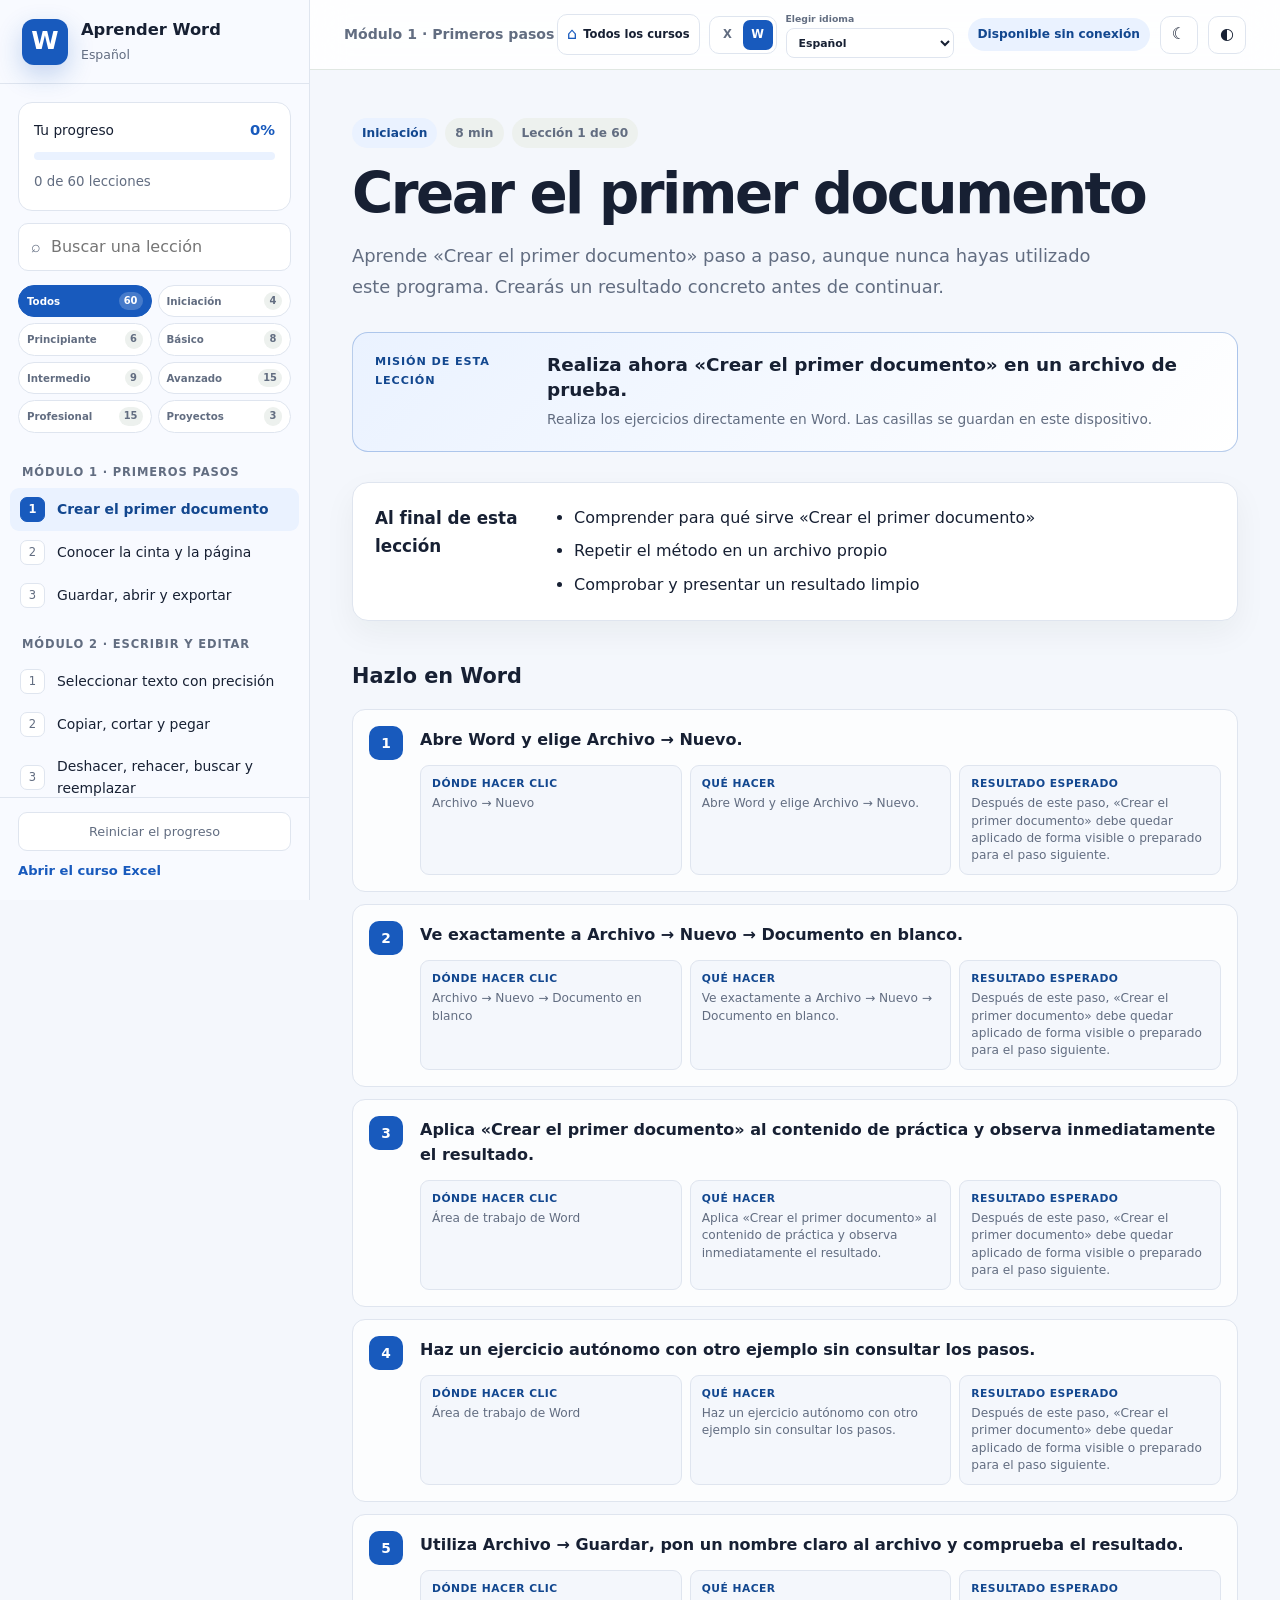
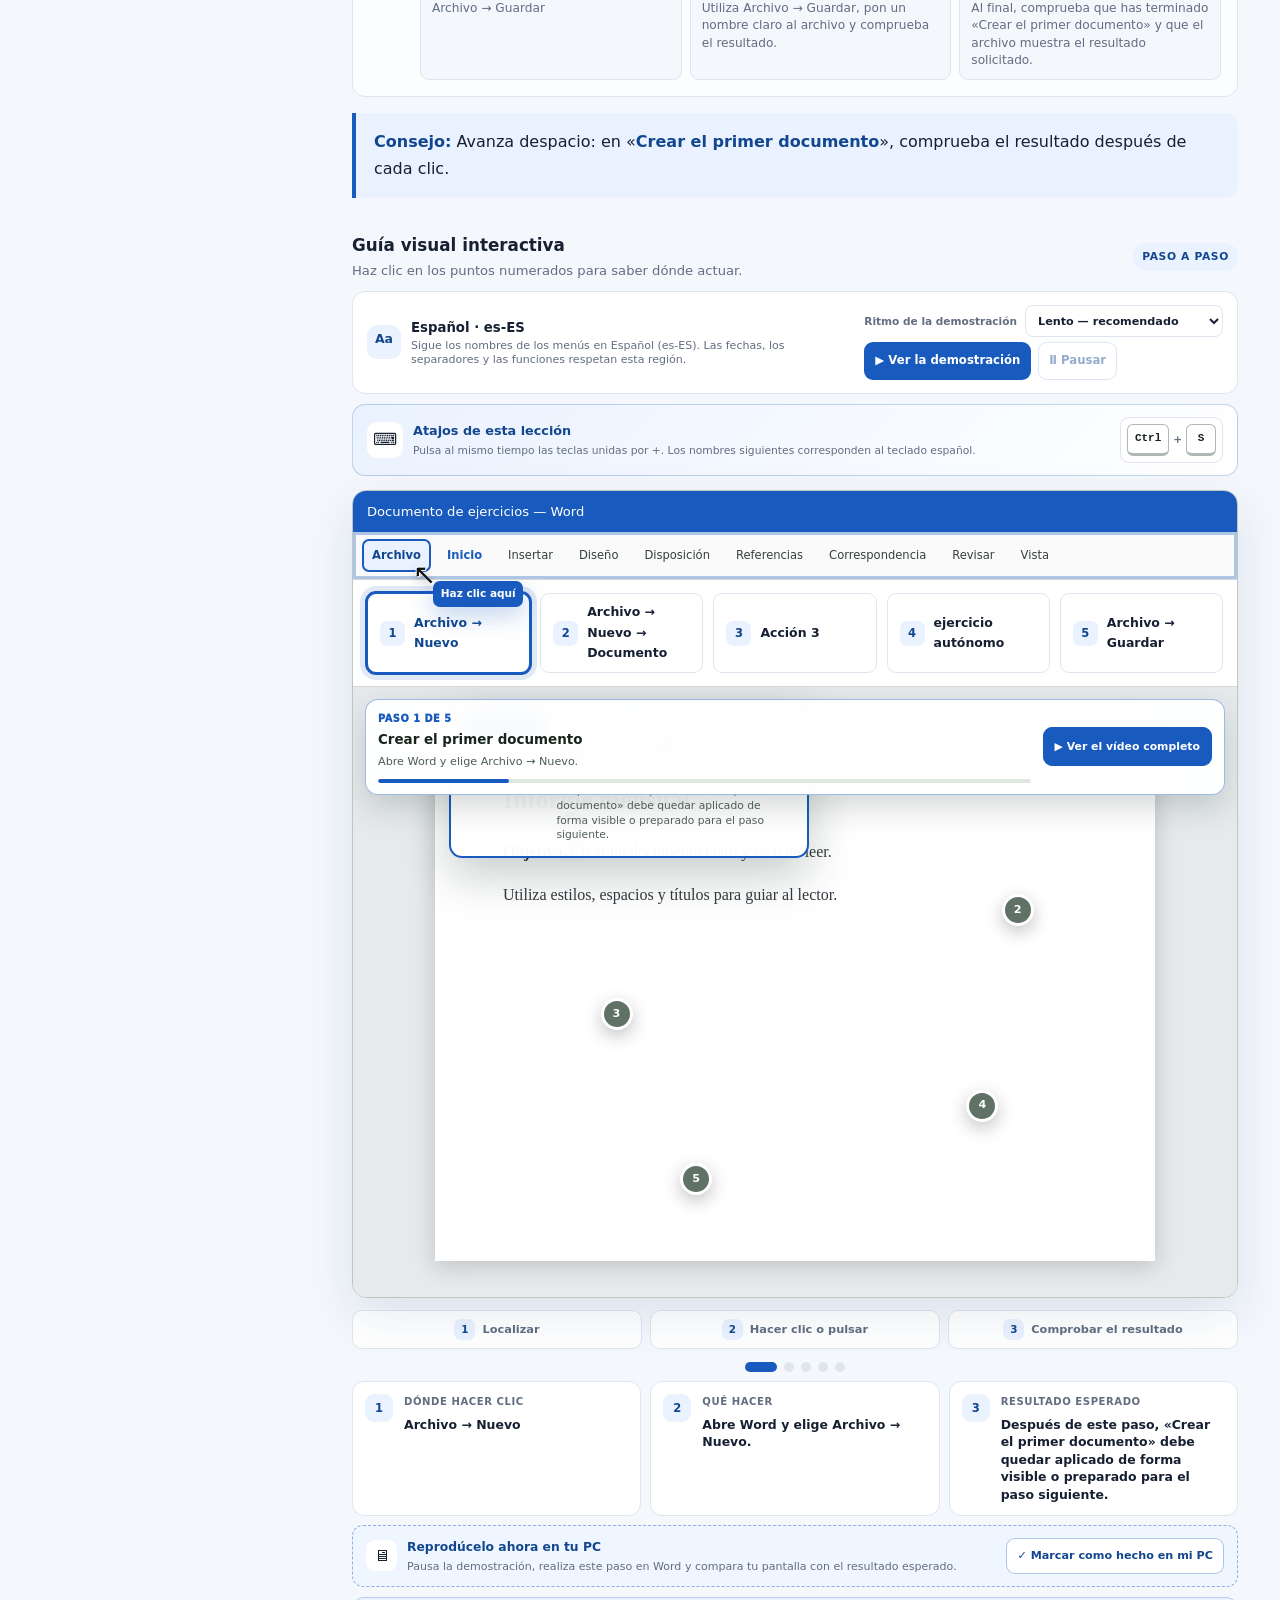
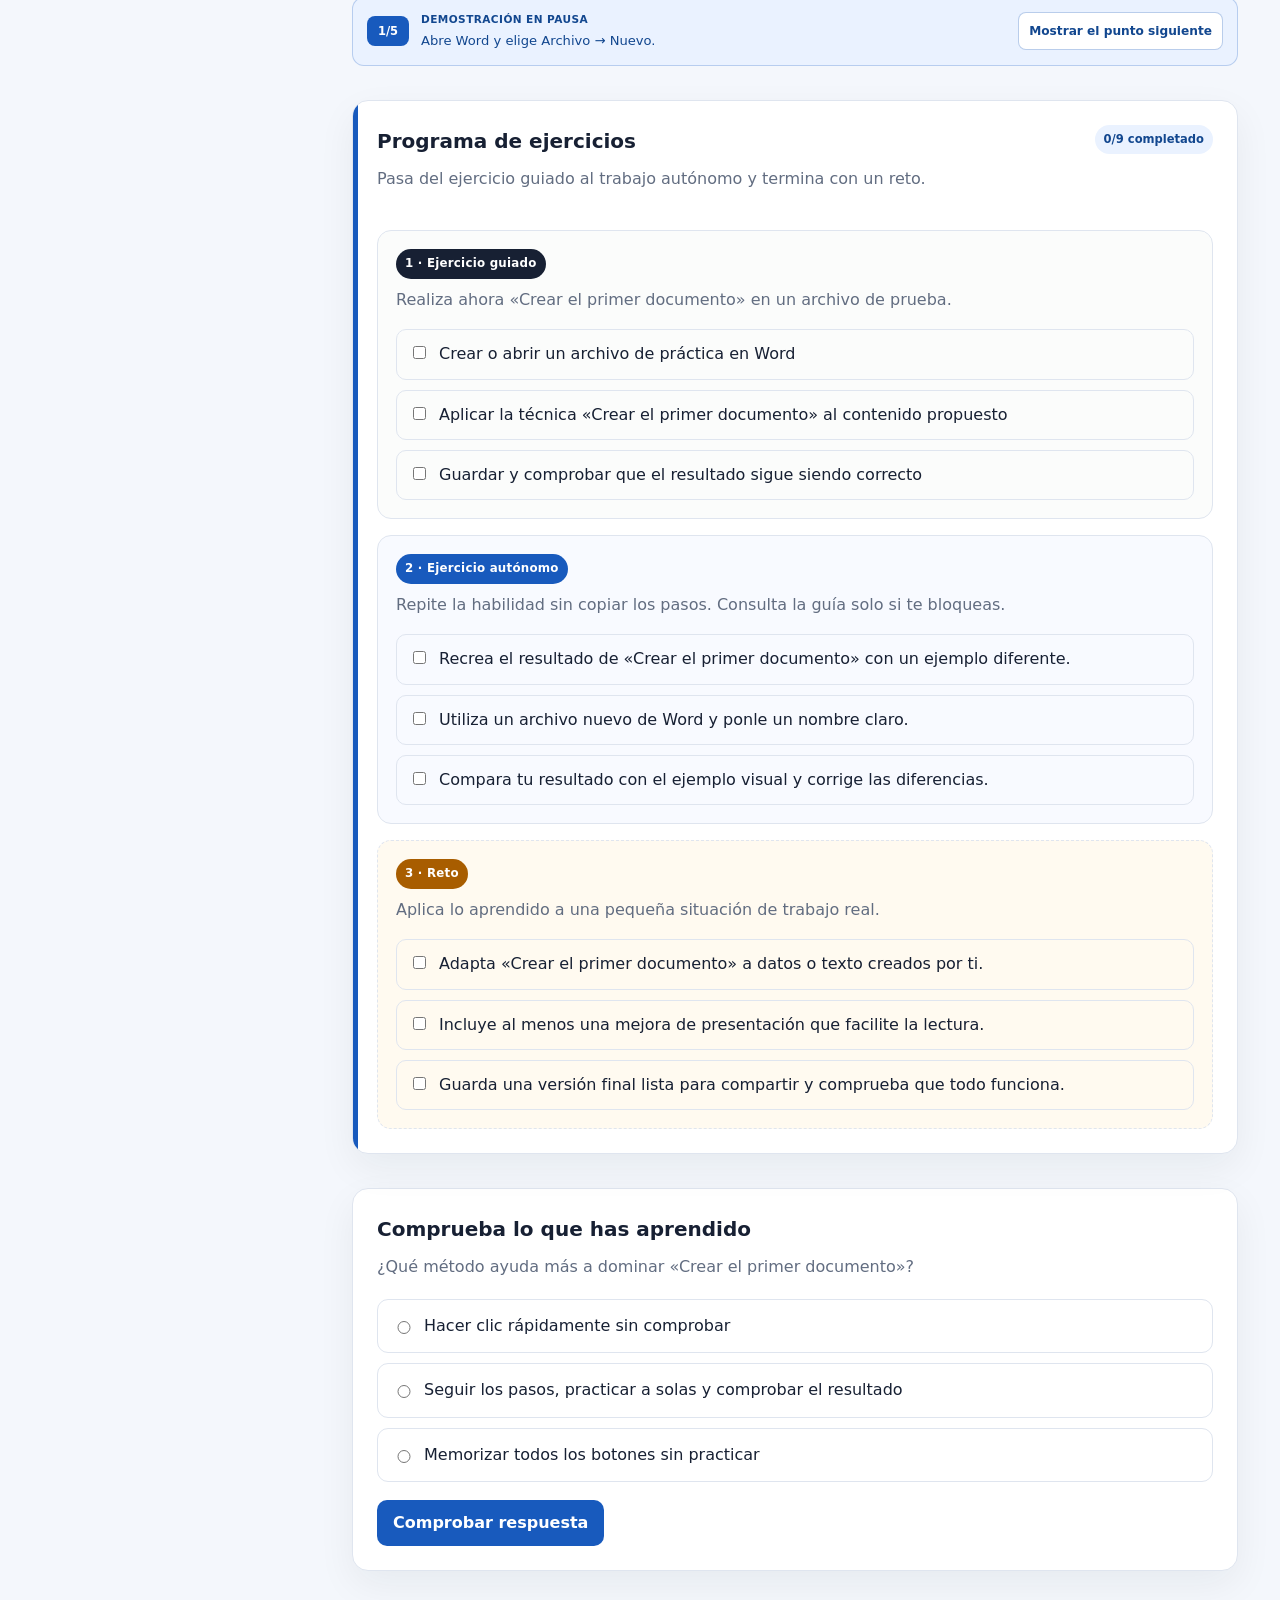
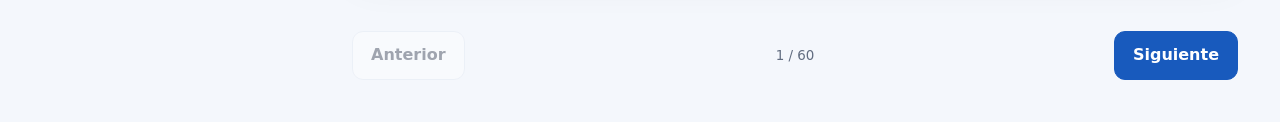
<file: es-ES/index.html>
<!doctype html>
<html lang="es-ES" data-theme="word">
<head>
  <meta charset="utf-8">
  <meta name="viewport" content="width=device-width, initial-scale=1">
  <meta name="description" content="Curso interactivo completo de Microsoft Word, desde iniciación hasta proyectos profesionales, en español.">
  <meta name="theme-color" content="#185abd">
  <title>Aprender Word — Curso interactivo completo</title>
  <script>try{document.documentElement.dataset.colorScheme=localStorage.getItem('office-academy-color-scheme')||(matchMedia('(prefers-color-scheme: dark)').matches?'dark':'light')}catch{document.documentElement.dataset.colorScheme='light'}</script>
  <link rel="icon" type="image/svg+xml" href="data:image/svg+xml,%3Csvg xmlns='http://www.w3.org/2000/svg' viewBox='0 0 64 64'%3E%3Crect width='64' height='64' rx='14' fill='%23185abd'/%3E%3Cpath fill='white' d='M13 14h28v8h10v28H13V14zm9 10 4 17h6l3-11 3 11h6l4-17h-6l-2 11-3-11h-5l-3 11-2-11h-5z'/%3E%3C/svg%3E">
  <style>
:root {
  --accent: #107c41;
  --accent-dark: #0b5d31;
  --accent-soft: #e9f6ef;
  --accent-rgb: 16, 124, 65;
  --ink: #17211b;
  --muted: #647067;
  --line: #dde5df;
  --paper: #ffffff;
  --canvas: #f3f7f4;
  --sidebar: #f8faf8;
  --danger: #b42318;
  --warning: #a15c00;
  --shadow: 0 18px 50px rgba(24, 48, 32, .10);
}

html[data-theme="word"] {
  --accent: #185abd;
  --accent-dark: #12478f;
  --accent-soft: #eaf2ff;
  --accent-rgb: 24, 90, 189;
  --ink: #172033;
  --muted: #626d81;
  --line: #dfe5ef;
  --canvas: #f4f7fc;
  --sidebar: #f8faff;
  --shadow: 0 18px 50px rgba(24, 55, 96, .10);
}

html[data-color-scheme="dark"] {
  color-scheme: dark;
  --accent: #35c77a;
  --accent-dark: #8aefb6;
  --accent-soft: #173b28;
  --accent-rgb: 53, 199, 122;
  --ink: #f2f8f4;
  --muted: #b8c8be;
  --line: #35483c;
  --paper: #17221b;
  --canvas: #0c1410;
  --sidebar: #111b15;
  --danger: #ff958d;
  --warning: #ffc56f;
  --shadow: 0 18px 50px rgba(0, 0, 0, .34);
}

html[data-theme="word"][data-color-scheme="dark"] {
  --accent: #69a8ff;
  --accent-dark: #b6d4ff;
  --accent-soft: #172f52;
  --accent-rgb: 105, 168, 255;
  --ink: #f4f7ff;
  --muted: #bdc8dc;
  --line: #354158;
  --paper: #171e2b;
  --canvas: #0c111b;
  --sidebar: #111725;
}

* { box-sizing: border-box; }
html { font-size: 16px; scroll-behavior: smooth; }
body {
  margin: 0;
  color: var(--ink);
  background: var(--canvas);
  font: 400 1rem/1.65 "Segoe UI", system-ui, -apple-system, sans-serif;
}
button, input { font: inherit; }
button, a { -webkit-tap-highlight-color: transparent; }
button:focus-visible, a:focus-visible, input:focus-visible, [tabindex]:focus-visible {
  outline: 3px solid rgba(var(--accent-rgb), .28);
  outline-offset: 3px;
}

.app-shell { min-height: 100vh; display: block; }
.sidebar {
  position: fixed; inset: 0 auto 0 0; z-index: 30;
  width: 310px; display: flex; flex-direction: column;
  border-right: 1px solid var(--line); background: var(--sidebar);
}
.brand { height: 84px; padding: 18px 22px; display: flex; align-items: center; gap: 13px; border-bottom: 1px solid var(--line); }
.brand-mark { width: 46px; height: 46px; border-radius: 12px; display: grid; place-items: center; color: #fff; background: var(--accent); font-size: 1.55rem; font-weight: 800; box-shadow: 0 10px 26px rgba(var(--accent-rgb), .24); }
.brand strong, .brand span { display: block; }
.brand strong { font-size: 1.02rem; }
.brand span { margin-top: 1px; color: var(--muted); font-size: .78rem; }
.progress-card { margin: 18px 18px 12px; padding: 15px; border: 1px solid var(--line); border-radius: 14px; background: var(--paper); }
.progress-copy { display: flex; align-items: center; justify-content: space-between; gap: 12px; font-size: .86rem; }
.progress-copy strong { color: var(--accent); font-size: .92rem; }
.progress-track { height: 8px; overflow: hidden; margin: 10px 0 8px; border-radius: 999px; background: var(--accent-soft); }
.progress-track span { display: block; width: 0; height: 100%; border-radius: inherit; background: linear-gradient(90deg, var(--accent), #4cc681); transition: width .35s ease; }
html[data-theme="word"] .progress-track span { background: linear-gradient(90deg, var(--accent), #5aa3ff); }
.progress-card small { color: var(--muted); }
.search-box { margin: 0 18px 12px; display: flex; align-items: center; gap: 8px; padding: 9px 12px; border: 1px solid var(--line); border-radius: 10px; background: var(--paper); color: var(--muted); }
.search-box:focus-within { border-color: var(--accent); box-shadow: 0 0 0 3px rgba(var(--accent-rgb), .10); }
.search-box input { min-width: 0; width: 100%; border: 0; outline: 0; background: transparent; color: var(--ink); }
.level-filter { flex: 0 0 auto; display: grid; grid-template-columns: repeat(2, minmax(0, 1fr)); gap: 6px; margin: 0 18px 10px; padding: 2px 0 6px; }
.level-chip { min-width: 0; display: inline-flex; align-items: center; justify-content: space-between; gap: 5px; padding: 6px 8px; border: 1px solid var(--line); border-radius: 999px; background: var(--paper); color: var(--muted); cursor: pointer; font-size: .64rem; font-weight: 800; white-space: nowrap; }
.level-chip span { min-width: 18px; padding: 1px 5px; border-radius: 999px; background: #edf1ee; text-align: center; font-size: .62rem; }
.level-chip.active { border-color: var(--accent); background: var(--accent); color: #fff; }
.level-chip.active span { background: rgba(255,255,255,.2); color: #fff; }
.course-nav { flex: 1 1 auto; min-height: 0; overflow-y: auto; padding: 0 10px 20px; scrollbar-width: thin; }
.module-group { margin: 6px 0 10px; }
.module-title { padding: 8px 12px 6px; color: var(--muted); font-size: .72rem; font-weight: 800; letter-spacing: .075em; text-transform: uppercase; }
.lesson-link { width: 100%; display: grid; grid-template-columns: 28px 1fr auto; align-items: center; gap: 9px; padding: 9px 10px; border: 0; border-radius: 9px; background: transparent; color: var(--ink); cursor: pointer; text-align: left; font-size: .87rem; }
.lesson-link:hover { background: rgba(var(--accent-rgb), .07); }
.lesson-link.active { background: var(--accent-soft); color: var(--accent-dark); font-weight: 700; }
.lesson-num { width: 25px; height: 25px; display: grid; place-items: center; border: 1px solid var(--line); border-radius: 7px; background: var(--paper); color: var(--muted); font-size: .72rem; }
.lesson-link.active .lesson-num { border-color: var(--accent); background: var(--accent); color: #fff; }
.lesson-check { color: var(--accent); font-weight: 800; }
.sidebar-footer { margin-top: auto; padding: 14px 18px 18px; display: grid; gap: 9px; border-top: 1px solid var(--line); background: var(--sidebar); }
.sidebar-footer a { color: var(--accent); font-size: .82rem; font-weight: 700; text-decoration: none; }
.ghost-button { width: 100%; padding: 8px 10px; border: 1px solid var(--line); border-radius: 9px; background: var(--paper); color: var(--muted); cursor: pointer; font-size: .8rem; }
.ghost-button:hover { color: var(--danger); border-color: #f2bbb6; }

.main { min-width: 0; margin-left: 310px; }
.topbar { position: sticky; top: 0; z-index: 20; height: 70px; display: flex; align-items: center; justify-content: space-between; padding: 0 34px; border-bottom: 1px solid rgba(221,229,223,.9); background: rgba(255,255,255,.88); backdrop-filter: blur(18px); }
.crumb { color: var(--muted); font-size: .88rem; font-weight: 700; }
.top-actions { display: flex; align-items: center; gap: 10px; }
.global-navigation { display: flex; align-items: center; gap: 9px; margin-left: auto; margin-right: 14px; }
.portal-home { min-height: 38px; display: inline-flex; align-items: center; gap: 6px; padding: 6px 9px; border: 1px solid var(--line); border-radius: 10px; background: var(--paper); color: var(--ink); text-decoration: none; font-size: .72rem; }
.portal-home span { color: var(--accent); font-size: 1rem; }
.course-switch { display: flex; padding: 3px; border: 1px solid var(--line); border-radius: 10px; background: var(--paper); }
.course-switch a, .course-switch strong { width: 30px; height: 30px; display: grid; place-items: center; border-radius: 7px; color: var(--muted); text-decoration: none; font-size: .72rem; font-weight: 900; }
.course-switch strong { background: var(--accent); color: #fff; }
.language-switcher { display: grid; gap: 2px; color: var(--muted); font-size: .58rem; font-weight: 800; }
.language-switcher select { max-width: 168px; min-height: 30px; padding: 4px 26px 4px 8px; border: 1px solid var(--line); border-radius: 8px; background: var(--paper); color: var(--ink); font: inherit; font-size: .68rem; font-weight: 800; }
.offline-pill { padding: 6px 10px; border-radius: 999px; color: var(--accent-dark); background: var(--accent-soft); font-size: .76rem; font-weight: 700; }
.icon-button { width: 38px; height: 38px; display: grid; place-items: center; border: 1px solid var(--line); border-radius: 10px; background: var(--paper); color: var(--ink); cursor: pointer; }
.menu-button { display: none; }

.lesson { max-width: 980px; min-height: calc(100vh - 160px); margin: 0 auto; padding: 48px 42px 60px; }
.eyebrow { display: flex; flex-wrap: wrap; align-items: center; gap: 8px; margin-bottom: 16px; }
.tag { display: inline-flex; align-items: center; padding: 5px 10px; border-radius: 999px; background: var(--accent-soft); color: var(--accent-dark); font-size: .76rem; font-weight: 800; }
.tag.neutral { background: #edf1ee; color: var(--muted); }
.lesson h1 { max-width: 800px; margin: 0 0 16px; font-size: clamp(2rem, 4.4vw, 3.65rem); line-height: 1.06; letter-spacing: -.045em; }
.lead { max-width: 780px; margin: 0 0 30px; color: var(--muted); font-size: 1.12rem; line-height: 1.75; }
.mission-card { display: grid; grid-template-columns: 150px 1fr; gap: 22px; align-items: start; margin: 22px 0 30px; padding: 20px 22px; border: 1px solid rgba(var(--accent-rgb), .3); border-radius: 16px; background: linear-gradient(135deg, var(--accent-soft), #fff); }
.mission-card > span { color: var(--accent-dark); font-size: .7rem; font-weight: 900; letter-spacing: .08em; }
.mission-card h2 { margin: 0 0 5px; font-size: 1.15rem; line-height: 1.35; }
.mission-card p { margin: 0; color: var(--muted); font-size: .86rem; }
.learning-card { display: grid; grid-template-columns: 155px 1fr; gap: 24px; margin: 30px 0; padding: 22px; border: 1px solid var(--line); border-radius: 16px; background: var(--paper); box-shadow: 0 12px 32px rgba(20,40,26,.05); }
.learning-card h2, .section-title { margin: 0; font-size: 1.05rem; }
.learning-card ul { margin: 0; padding-left: 20px; }
.learning-card li + li { margin-top: 7px; }
.section { margin-top: 38px; }
.section-title { margin-bottom: 16px; font-size: 1.3rem; }
.steps { display: grid; gap: 12px; }
.step { display: grid; grid-template-columns: 38px 1fr; gap: 13px; align-items: start; padding: 16px; border: 1px solid var(--line); border-radius: 13px; background: rgba(255,255,255,.72); }
.step-number { width: 34px; height: 34px; display: grid; place-items: center; border-radius: 10px; background: var(--accent); color: #fff; font-size: .86rem; font-weight: 800; }
.step p { margin: 2px 0 0; }
.step-content { min-width: 0; }
.step-main { font-weight: 650; line-height: 1.55; }
.step-guidance { display: grid; grid-template-columns: repeat(3, minmax(0, 1fr)); gap: 8px; margin-top: 12px; }
.step-guidance span { min-width: 0; padding: 10px 11px; border: 1px solid var(--line); border-radius: 9px; background: var(--canvas); color: var(--muted); font-size: .76rem; line-height: 1.42; }
.step-guidance b { display: block; margin-bottom: 4px; color: var(--accent-dark); font-size: .67rem; font-weight: 900; letter-spacing: .045em; text-transform: uppercase; }
.tip { margin-top: 16px; padding: 16px 18px; border-left: 4px solid var(--accent); border-radius: 0 12px 12px 0; background: var(--accent-soft); }
.tip strong { color: var(--accent-dark); }
kbd, code { border-radius: 6px; font-family: Consolas, monospace; font-size: .9em; }
kbd { padding: 3px 7px; border: 1px solid #cfd7d1; border-bottom-width: 2px; background: #fff; }
code { padding: 2px 6px; background: rgba(var(--accent-rgb), .09); color: var(--accent-dark); }

.real-shot { margin: 34px 0 8px; border: 1px solid var(--line); border-radius: 16px; overflow: hidden; background: var(--paper); box-shadow: var(--shadow); }
.shot-header { display: flex; align-items: center; justify-content: space-between; gap: 12px; padding: 12px 15px; border-bottom: 1px solid var(--line); background: #f8faf8; }
.shot-header strong { font-size: .88rem; }
.shot-header span { color: var(--muted); font-size: .72rem; }
.real-shot button { width: 100%; display: block; padding: 24px; border: 0; background: #fff; cursor: zoom-in; }
.real-shot img { display: block; max-width: 100%; max-height: 510px; margin: 0 auto; object-fit: contain; }
.real-shot figcaption { padding: 12px 16px 15px; border-top: 1px solid var(--line); color: var(--muted); font-size: .78rem; }
.real-shot figcaption a { color: var(--accent); }

.office-preview { position: relative; margin: 14px 0 0; overflow: hidden; border: 1px solid #bcc8bf; border-radius: 14px; background: #fff; box-shadow: var(--shadow); }
.guided-block { margin-top: 34px; }
.guide-heading { display: flex; align-items: center; justify-content: space-between; gap: 16px; margin-bottom: 10px; }
.guide-heading strong, .guide-heading span { display: block; }
.guide-heading strong { font-size: 1.05rem; }
.guide-heading div > span { color: var(--muted); font-size: .82rem; }
.live-badge { flex: 0 0 auto; padding: 5px 9px; border-radius: 999px; background: var(--accent-soft); color: var(--accent-dark); font-size: .67rem; font-weight: 900; letter-spacing: .06em; }
.demo-toolbar { display: flex; align-items: center; justify-content: space-between; gap: 16px; padding: 13px 14px; border: 1px solid var(--line); border-radius: 13px; background: var(--paper); }
.locale-card { min-width: 0; display: grid; grid-template-columns: auto 1fr; column-gap: 10px; align-items: center; }
.locale-card > span { grid-row: 1 / 3; width: 34px; height: 34px; display: grid; place-items: center; overflow: hidden; border-radius: 10px; background: var(--accent-soft); color: transparent; font-size: 0; }
.locale-card > span::before { content: "Aa"; color: var(--accent-dark); font-size: .78rem; font-weight: 900; }
.locale-card strong { color: var(--ink); font-size: .83rem; }
.locale-card small { color: var(--muted); font-size: .69rem; line-height: 1.35; }
.demo-buttons { flex: 0 0 auto; display: flex; gap: 7px; }
.demo-buttons button { padding: 8px 10px; border: 1px solid rgba(var(--accent-rgb), .32); border-radius: 9px; background: var(--accent); color: #fff; cursor: pointer; font-size: .73rem; font-weight: 850; }
.demo-buttons button + button { background: var(--paper); color: var(--accent-dark); }
.demo-buttons button:disabled { cursor: not-allowed; opacity: .45; }
.demo-control-group { flex: 0 0 auto; display: grid; grid-template-columns: auto auto; align-items: center; gap: 5px 8px; }
.demo-control-group > label { color: var(--muted); font-size: .66rem; font-weight: 850; }
.demo-control-group > select { min-height: 32px; padding: 5px 27px 5px 8px; border: 1px solid var(--line); border-radius: 8px; background: var(--paper); color: var(--ink); font: inherit; font-size: .7rem; font-weight: 800; }
.demo-control-group .demo-buttons { grid-column: 1 / -1; }
.keyboard-coach { display: flex; align-items: center; justify-content: space-between; gap: 16px; margin-top: 10px; padding: 12px 14px; border: 1px solid rgba(var(--accent-rgb), .25); border-radius: 13px; background: linear-gradient(135deg, var(--accent-soft), var(--paper)); }
.keyboard-heading { min-width: 0; display: flex; align-items: center; gap: 10px; }
.keyboard-heading > span { width: 36px; height: 36px; flex: 0 0 auto; display: grid; place-items: center; border-radius: 10px; background: var(--paper); font-size: 1.05rem; }
.keyboard-heading p { margin: 0; }
.keyboard-heading strong, .keyboard-heading small { display: block; }
.keyboard-heading strong { color: var(--accent-dark); font-size: .8rem; }
.keyboard-heading small { margin-top: 3px; color: var(--muted); font-size: .67rem; line-height: 1.35; }
.keyboard-combos { flex: 0 1 auto; display: flex; flex-wrap: wrap; justify-content: flex-end; gap: 7px; }
.keyboard-combo { display: inline-flex; align-items: center; gap: 4px; padding: 6px; border: 1px solid var(--line); border-radius: 9px; background: var(--paper); }
.keyboard-combo kbd { min-width: 30px; padding: 5px 7px; border: 1px solid #aeb9b1; border-bottom-width: 3px; background: #fff; color: #17211b; text-align: center; font-size: .68rem; font-weight: 900; }
.keyboard-combo i { color: var(--muted); font-size: .66rem; font-style: normal; font-weight: 900; }
.preview-titlebar { padding: 10px 14px; color: #fff; background: var(--accent); font-size: .82rem; }
.preview-ribbon { display: flex; gap: 6px; padding: 7px 9px; overflow-x: auto; border-bottom: 1px solid #d4d9d5; background: #fafafa; color: #364239; font-size: .72rem; }
.preview-ribbon strong { color: var(--accent); }
.preview-ribbon span { flex: 0 0 auto; padding: 5px 8px; border: 2px solid transparent; border-radius: 7px; }
.preview-ribbon .default-tab { color: var(--accent); font-weight: 800; }
.preview-ribbon .tab-active { border-color: var(--accent); background: var(--accent-soft); color: var(--accent-dark); font-weight: 900; animation: guidePulse 1.25s ease-in-out infinite; }
.guided-actions { display: flex; gap: 10px; padding: 13px 14px; overflow-x: auto; border-bottom: 1px solid #d4d9d5; background: #fff; }
.guided-actions .guide-target { position: relative; flex: 1 0 150px; min-height: 48px; display: flex; align-items: center; gap: 9px; padding: 8px 12px; border: 1px solid var(--line); border-radius: 9px; background: #fff; color: var(--ink); cursor: pointer; font-size: .78rem; font-weight: 700; text-align: left; }
.guided-actions .guide-target > span { width: 25px; height: 25px; flex: 0 0 auto; display: grid; place-items: center; border-radius: 7px; background: var(--accent-soft); color: var(--accent-dark); font-size: .72rem; font-weight: 900; }
.guide-target.guide-active { z-index: 2; color: var(--accent-dark); font-weight: 900; }
.guide-target.guide-active::before { content: ""; position: absolute; inset: -3px; border: 3px solid var(--accent); border-radius: 11px; box-shadow: 0 0 0 5px rgba(var(--accent-rgb), .13); animation: guidePulse 1.25s ease-in-out infinite; }
.guide-target.guide-active::after { content: attr(data-click-label); position: absolute; z-index: 5; right: 6px; top: -13px; min-width: 76px; padding: 4px 7px; border-radius: 7px; background: var(--accent); color: #fff; font-size: .66rem; font-weight: 800; text-align: center; white-space: nowrap; box-shadow: 0 8px 24px rgba(var(--accent-rgb), .28); }
@keyframes guidePulse { 50% { box-shadow: 0 0 0 10px rgba(var(--accent-rgb), .05); } }
.demo-cursor { --cursor-x: 92px; --cursor-y: 105px; position: absolute; z-index: 9; left: 0; top: 0; display: flex; align-items: center; gap: 3px; pointer-events: none; transform: translate(var(--cursor-x), var(--cursor-y)); transition: transform .55s cubic-bezier(.2,.8,.2,1); filter: drop-shadow(0 4px 4px rgba(0,0,0,.22)); }
.demo-cursor i { display: block; color: #111; font-size: 1.75rem; font-style: normal; line-height: 1; text-shadow: -1px -1px 0 #fff, 1px 1px 0 #fff; animation: cursorTap 1.35s ease-in-out infinite; }
.demo-cursor b { display: none; }
.demo-cursor::after { content: ""; position: absolute; left: -8px; top: -7px; width: 30px; height: 30px; border: 3px solid var(--accent); border-radius: 50%; opacity: 0; transform: scale(.35); }
@keyframes cursorTap { 45%, 60% { transform: translate(-3px, -3px) scale(.88); } }
@keyframes cursorClickRing { 0%, 34% { opacity: 0; transform: scale(.35); } 46% { opacity: .9; } 66%, 100% { opacity: 0; transform: scale(1.45); } }
.result-stamp { position: absolute; z-index: 8; right: 18px; bottom: 18px; padding: 8px 11px; border-radius: 9px; background: #0b6836; color: #fff; font-size: .72rem; font-weight: 900; opacity: 0; transform: translateY(8px) scale(.92); box-shadow: 0 10px 28px rgba(11,104,54,.28); }
.guided-block:not(.is-playing) .demo-cursor i { animation-play-state: paused; }
.guided-block.is-playing .keyboard-combo kbd { animation: keyPress var(--demo-duration, 5.6s) ease-in-out infinite; animation-delay: calc(var(--key-order) * .12s); }
.guided-block.is-playing .result-stamp { animation: resultStamp var(--demo-duration, 5.6s) ease-in-out infinite; }
.guided-block.is-playing .demo-cursor::after { animation: cursorClickRing var(--demo-duration, 5.6s) ease-out infinite; }
.guided-block.is-playing .cell.selected,
.guided-block.is-playing .word-page { animation: workspaceResult var(--demo-duration, 5.6s) ease-in-out infinite; }
@keyframes keyPress { 18%, 35% { transform: translateY(2px); border-bottom-width: 1px; background: var(--accent-soft); } }
@keyframes resultStamp { 0%, 60% { opacity: 0; transform: translateY(8px) scale(.92); } 72%, 92% { opacity: 1; transform: translateY(0) scale(1); } 100% { opacity: 0; } }
@keyframes workspaceResult { 0%, 64%, 100% { filter: none; } 76%, 92% { filter: saturate(1.2) drop-shadow(0 0 9px rgba(var(--accent-rgb), .22)); } }
.office-preview[data-demo-zone="ribbon"] .preview-ribbon,
.office-preview[data-demo-zone="workspace"] .scene,
.office-preview[data-demo-zone="workspace"] .word-page-wrap,
.office-preview[data-demo-zone="result"] .scene,
.office-preview[data-demo-zone="result"] .word-page-wrap { box-shadow: inset 0 0 0 3px rgba(var(--accent-rgb), .33); }
.guide-progress { display: flex; justify-content: center; gap: 7px; margin: 13px 0 9px; }
.guide-dot { width: 10px; height: 10px; padding: 0; border: 0; border-radius: 999px; background: var(--line); cursor: pointer; transition: width .2s ease, background .2s ease; }
.guide-dot.active { width: 32px; background: var(--accent); }
.guide-dot.guide-complete:not(.active) { background: #0b6836; }
.guide-target.guide-complete > span { background: #0b6836; color: #fff; }
.animation-flow { display: grid; grid-template-columns: repeat(3, minmax(0, 1fr)); gap: 8px; margin-top: 12px; }
.animation-flow span { display: flex; align-items: center; justify-content: center; gap: 7px; padding: 8px; border: 1px solid var(--line); border-radius: 10px; background: var(--paper); color: var(--muted); font-size: .71rem; font-weight: 850; }
.animation-flow i { width: 21px; height: 21px; display: grid; place-items: center; border-radius: 7px; background: var(--accent-soft); color: var(--accent-dark); font-size: .65rem; font-style: normal; }
.guided-block.is-playing .animation-flow span { animation: flowStep var(--demo-duration, 5.6s) ease-in-out infinite; }
.guided-block.is-playing .animation-flow span:nth-child(2) { animation-delay: var(--demo-phase-two, 1.7s); }
.guided-block.is-playing .animation-flow span:nth-child(3) { animation-delay: var(--demo-phase-three, 3.4s); }
@keyframes flowStep { 0%, 22% { border-color: var(--accent); background: var(--accent-soft); color: var(--accent-dark); transform: translateY(-2px); } 32%, 100% { border-color: var(--line); background: var(--paper); color: var(--muted); transform: none; } }
.instruction-panel { display: grid; grid-template-columns: repeat(3, minmax(0, 1fr)); gap: 9px; }
.instruction-panel > div { min-width: 0; display: grid; grid-template-columns: 30px 1fr; gap: 9px; padding: 12px; border: 1px solid var(--line); border-radius: 12px; background: var(--paper); }
.instruction-panel > div > span { width: 28px; height: 28px; display: grid; place-items: center; border-radius: 9px; background: var(--accent-soft); color: var(--accent-dark); font-size: .72rem; font-weight: 900; }
.instruction-panel p { min-width: 0; margin: 0; }
.instruction-panel b, .instruction-panel strong { display: block; }
.instruction-panel b { margin-bottom: 5px; color: var(--muted); font-size: .63rem; font-weight: 900; letter-spacing: .055em; text-transform: uppercase; }
.instruction-panel strong { color: var(--ink); font-size: .78rem; line-height: 1.4; }
.reproduce-bar { display: flex; align-items: center; gap: 10px; margin-top: 9px; padding: 11px 13px; border: 1px dashed rgba(var(--accent-rgb), .45); border-radius: 11px; background: color-mix(in srgb, var(--accent-soft) 70%, var(--paper)); }
.reproduce-bar > span { width: 31px; height: 31px; display: grid; place-items: center; border-radius: 9px; background: var(--paper); }
.reproduce-bar p { flex: 1; margin: 0; }
.reproduce-bar strong, .reproduce-bar small { display: block; }
.reproduce-bar strong { color: var(--accent-dark); font-size: .77rem; }
.reproduce-bar small { margin-top: 2px; color: var(--muted); font-size: .69rem; line-height: 1.4; }
.reproduce-bar button { flex: 0 0 auto; padding: 8px 10px; border: 1px solid rgba(var(--accent-rgb), .35); border-radius: 9px; background: var(--paper); color: var(--accent-dark); cursor: pointer; font-size: .7rem; font-weight: 850; }
.reproduce-bar button.done { border-color: #0b6836; background: #0b6836; color: #fff; }
.click-coach { display: grid; grid-template-columns: auto 1fr auto; align-items: center; gap: 12px; margin-top: 10px; padding: 13px 14px; border: 1px solid rgba(var(--accent-rgb), .24); border-radius: 12px; background: var(--accent-soft); }
.coach-count { width: 42px; height: 30px; display: grid; place-items: center; border-radius: 8px; background: var(--accent); color: #fff; font-size: .72rem; font-weight: 900; }
.click-coach p { margin: 0; color: var(--accent-dark); font-size: .82rem; }
.click-coach p strong, .click-coach p span { display: block; }
.click-coach p strong { margin-bottom: 2px; font-size: .66rem; letter-spacing: .04em; text-transform: uppercase; }
.click-coach button { padding: 8px 10px; border: 1px solid rgba(var(--accent-rgb), .3); border-radius: 8px; background: #fff; color: var(--accent-dark); cursor: pointer; font-size: .76rem; font-weight: 800; }
.visual-workspace { position: relative; min-height: 470px; overflow: hidden; background: #fff; }
.scene { min-height: 470px; background: #fff; }
.workbook-scene { position: relative; }
.sheet-shell { position: relative; min-width: 0; background: #fff; }
.sheet-commandbar { min-height: 43px; display: grid; grid-template-columns: 142px 1fr; align-items: stretch; border-bottom: 1px solid #cbd5ce; background: #f7f8f7; color: #364239; }
.name-box { display: flex; align-items: center; justify-content: space-between; gap: 7px; padding: 6px 10px; border-right: 1px solid #cbd5ce; font-size: .64rem; font-weight: 800; }
.name-box strong { min-width: 34px; padding: 4px 6px; border: 1px solid #bbc7bf; border-radius: 4px; background: #fff; color: var(--accent); text-align: center; font-size: .78rem; }
.formula-input { min-width: 0; display: grid; grid-template-columns: 38px 1fr; align-items: center; font: .75rem Consolas, monospace; }
.formula-input b { display: grid; place-items: center; align-self: stretch; border-right: 1px solid #cbd5ce; color: var(--accent); font-style: italic; }
.formula-input span { min-width: 0; overflow: hidden; padding: 7px 10px; text-overflow: ellipsis; white-space: nowrap; }
.sheet-viewport { height: 392px; overflow: auto; scrollbar-color: #a8b9ad #eef3ef; }
.sheet { display: grid; grid-template-columns: 42px repeat(8, minmax(108px, 1fr)); min-width: 960px; }
.sheet-tabs { min-height: 36px; display: flex; align-items: center; gap: 3px; padding: 0 9px; border-top: 1px solid #cbd5ce; background: #f5f7f5; color: #536159; font-size: .69rem; }
.sheet-tabs strong { width: 28px; font-size: 1.05rem; text-align: center; }
.sheet-tabs span { min-width: 100px; padding: 7px 12px; text-align: center; }
.sheet-tabs span.active { border-bottom: 3px solid var(--accent); background: #fff; color: var(--accent-dark); font-weight: 850; }
.chart-scene { padding: 24px; background: linear-gradient(180deg, #fff, #f5f8f6); }
.kpi-row { display: grid; grid-template-columns: repeat(3, 1fr); gap: 10px; margin-bottom: 20px; }
.kpi-row span { padding: 10px; border: 1px solid var(--line); border-radius: 9px; color: var(--muted); font-size: .7rem; }
.kpi-row b { display: block; color: var(--ink); font-size: 1.1rem; }
.mini-chart { height: 110px; display: flex; align-items: end; gap: 14px; padding: 8px 16px 0; border-left: 1px solid #cdd6cf; border-bottom: 1px solid #cdd6cf; }
.mini-chart i { flex: 1; max-width: 70px; border-radius: 6px 6px 0 0; background: linear-gradient(180deg, #4fc17b, var(--accent)); }
.sheet-object { position: absolute; z-index: 4; top: 82px; right: 24px; width: min(470px, 58%); padding: 18px; border: 1px solid #b8c6bd; border-radius: 10px; background: rgba(255,255,255,.97); box-shadow: 0 16px 42px rgba(18,45,29,.2); pointer-events: none; }
.pivot-object { display: grid; grid-template-columns: 1fr 155px; gap: 12px; }
.pivot-scene { display: grid; grid-template-columns: 1fr 180px; gap: 20px; padding: 22px; background: #f7f9f7; }
.pivot-grid { display: grid; grid-template-columns: 1fr auto; border: 1px solid var(--line); background: #fff; }
.pivot-grid > * { padding: 8px 10px; border-right: 1px solid var(--line); border-bottom: 1px solid var(--line); font-size: .78rem; }
.pivot-grid b { background: var(--accent-soft); color: var(--accent-dark); }
.field-list, .query-steps { display: grid; align-content: start; gap: 7px; padding: 12px; border: 1px solid var(--line); border-radius: 8px; background: #fff; font-size: .72rem; }
.field-list span, .query-steps span { padding: 5px 7px; border-radius: 5px; background: #f1f4f2; }
.data-scene { display: grid; grid-template-columns: 190px minmax(0, 1fr); }
.data-scene .query-steps { border-width: 0 1px 0 0; border-radius: 0; }
.query-steps .active { background: var(--accent-soft); color: var(--accent-dark); font-weight: 800; }
.cell { min-height: 41px; display: flex; align-items: center; padding: 6px 9px; border-right: 1px solid #dbe2dd; border-bottom: 1px solid #dbe2dd; font-size: .77rem; white-space: nowrap; }
.cell.head, .cell.rowhead { justify-content: center; background: #f2f4f2; color: #5c665f; font-weight: 700; }
.cell.head.axis-active { position: relative; z-index: 2; background: color-mix(in srgb, var(--accent-soft) 82%, #fff); color: var(--accent-dark); box-shadow: inset 0 -3px 0 var(--accent); }
.cell.selected { position: relative; z-index: 5; outline: 3px solid var(--accent); outline-offset: -3px; background: color-mix(in srgb, var(--accent-soft) 82%, #fff); box-shadow: 0 0 0 4px rgba(var(--accent-rgb), .16); font-weight: 850; }
.cell.selected::before { content: ""; position: absolute; right: -5px; bottom: -5px; width: 8px; height: 8px; border: 2px solid #fff; background: var(--accent); }
.cell.selected::after { content: attr(data-guide-label); position: absolute; z-index: 8; left: 50%; bottom: calc(100% + 7px); transform: translateX(-50%); padding: 5px 8px; border-radius: 7px; background: var(--accent); color: #fff; font-size: .63rem; font-weight: 900; white-space: nowrap; box-shadow: 0 8px 22px rgba(var(--accent-rgb), .3); }
.workspace-instruction { --guide-x: auto; --guide-y: auto; position: absolute; z-index: 12; right: 18px; bottom: 18px; width: min(360px, calc(100% - 36px)); display: grid; grid-template-columns: auto 1fr; gap: 10px; padding: 13px; border: 2px solid var(--accent); border-radius: 13px; background: rgba(255,255,255,.97); color: #1d2a22; box-shadow: 0 18px 46px rgba(9,45,25,.23); pointer-events: none; }
.workspace-instruction.anchored { left: var(--guide-x); top: var(--guide-y); right: auto; bottom: auto; }
.workspace-step { align-self: start; padding: 5px 8px; border-radius: 8px; background: var(--accent); color: #fff; font-size: .64rem; font-weight: 900; white-space: nowrap; }
.workspace-instruction div { min-width: 0; }
.workspace-instruction b, .workspace-instruction strong, .workspace-instruction small { display: block; }
.workspace-instruction b { overflow: hidden; color: var(--accent-dark); font-size: .67rem; text-overflow: ellipsis; white-space: nowrap; }
.workspace-instruction strong { margin-top: 4px; font-size: .79rem; line-height: 1.4; }
.workspace-instruction small { margin-top: 6px; padding-top: 6px; border-top: 1px solid #dbe5de; color: #526159; font-size: .67rem; line-height: 1.38; }
.workspace-movie-bar { position: absolute; z-index: 15; left: 12px; right: 12px; top: 12px; min-height: 78px; display: grid; grid-template-columns: minmax(0, 1fr) auto; align-items: center; gap: 12px; padding: 11px 12px; border: 1px solid rgba(var(--accent-rgb), .42); border-radius: 13px; background: rgba(255,255,255,.96); color: #17251c; box-shadow: 0 12px 32px rgba(15,42,25,.18); pointer-events: none; backdrop-filter: blur(8px); }
.movie-copy { min-width: 0; }
.movie-copy > span { display: block; margin-bottom: 2px; color: var(--accent); font-size: .61rem; font-weight: 950; letter-spacing: .055em; text-transform: uppercase; }
.movie-copy strong, .movie-copy small { display: block; overflow: hidden; text-overflow: ellipsis; white-space: nowrap; }
.movie-copy strong { font-size: .84rem; }
.movie-copy small { margin-top: 2px; color: #4d5c52; font-size: .7rem; }
.movie-progress { height: 4px; margin-top: 7px; overflow: hidden; border-radius: 999px; background: #dfe7e1; }
.movie-progress i { display: block; width: 0; height: 100%; border-radius: inherit; background: var(--accent); transition: width .45s ease; }
.movie-buttons { display: flex; align-items: center; gap: 6px; pointer-events: auto; }
.movie-buttons button { min-height: 39px; padding: 8px 11px; border: 1px solid var(--accent); border-radius: 9px; background: var(--accent); color: #fff; cursor: pointer; font-size: .68rem; font-weight: 900; white-space: nowrap; }
.movie-buttons button + button { border-color: #b9c5bd; background: #fff; color: #35443a; }
.guided-block.is-movie > .guide-heading,
.guided-block.is-movie > .demo-toolbar,
.guided-block.is-movie > .keyboard-coach,
.guided-block.is-movie > .animation-flow,
.guided-block.is-movie > .guide-progress,
.guided-block.is-movie > .instruction-panel,
.guided-block.is-movie > .reproduce-bar,
.guided-block.is-movie > .click-coach,
.guided-block.is-movie .guided-actions { display: none; }
.guided-block.is-movie .office-preview { border-radius: 16px; box-shadow: 0 24px 65px rgba(13,45,25,.2); }
.guided-block.is-movie .visual-workspace { min-height: 560px; }
.guided-block.is-movie .scene { min-height: 560px; }
.guided-block.is-movie .sheet-viewport { height: 482px; }
.guided-block.is-movie .workspace-movie-bar { border-width: 2px; }
.guided-block.is-movie .workspace-instruction,
.guided-block.is-movie .workspace-instruction.anchored { left: 14px; top: auto; right: 14px; bottom: 14px; width: min(620px, calc(100% - 28px)); }
.guided-block.is-movie .workspace-instruction small { display: none; }
.guided-block.is-movie .workspace-pin:not(.active) { opacity: .18; transform: scale(.8); }
.guided-block.is-movie .workspace-pin.active { animation: guidePulse 1.25s ease-in-out infinite; }
.workspace-pins { position: absolute; inset: 0; z-index: 9; pointer-events: none; }
.workspace-pin { position: absolute; width: 32px; height: 32px; display: grid; place-items: center; padding: 0; border: 3px solid #fff; border-radius: 50%; background: #607166; color: #fff; box-shadow: 0 6px 18px rgba(0,0,0,.24); cursor: pointer; pointer-events: auto; font-size: .7rem; font-weight: 900; }
.workspace-pin:nth-child(1) { left: 23%; top: 20%; }
.workspace-pin:nth-child(2) { right: 23%; top: 34%; }
.workspace-pin:nth-child(3) { left: 28%; top: 51%; }
.workspace-pin:nth-child(4) { right: 27%; top: 66%; }
.workspace-pin:nth-child(5) { left: 37%; top: 78%; }
.excel-pins .workspace-pin:nth-child(1) { left: 9%; top: 30%; }
.excel-pins .workspace-pin:nth-child(2) { left: 29%; top: 42%; }
.excel-pins .workspace-pin:nth-child(3) { left: 49%; top: 54%; }
.excel-pins .workspace-pin:nth-child(4) { left: 69%; top: 65%; }
.excel-pins .workspace-pin:nth-child(5) { left: 83%; top: 75%; }
.workspace-pin.active { z-index: 10; background: var(--accent); transform: scale(1.22); box-shadow: 0 0 0 7px rgba(var(--accent-rgb), .2), 0 8px 22px rgba(0,0,0,.28); }
.workspace-pin.complete:not(.active) { background: #0b6836; }
.word-page-wrap { min-height: 610px; padding: 34px; background: #e7eaed; }
.word-page { max-width: 720px; min-height: 540px; margin: auto; padding: 58px 68px; box-shadow: 0 5px 22px rgba(0,0,0,.18); background: #fff; }
.word-page h3 { margin: 0 0 18px; color: #233; font-family: Georgia, serif; font-size: 1.6rem; }
.word-page p { color: #343a40; font-family: Georgia, serif; }
.word-page h4 { margin: 12px 0 9px; color: #29384b; }
.toc-page p { display: flex; justify-content: space-between; border-bottom: 1px dotted #8d99a8; font-size: .85rem; }
.toc-page small { color: #66758a; }
.doc-columns { display: grid; grid-template-columns: 1fr 1fr; gap: 20px; }
.image-placeholder { height: 105px; display: grid; place-items: center; border: 1px dashed #7792b5; border-radius: 5px; background: #e8f1fc; color: #40658f; font-size: .78rem; }
.visual-page small { display: block; margin-top: 6px; color: #66758a; font-size: .66rem; }
.doc-table { display: grid; grid-template-columns: 1fr 1fr; border: 1px solid #b8c6d7; font-size: .72rem; }
.doc-table > * { padding: 5px; border: 1px solid #d6dfe9; }
.review-page { position: relative; padding-right: 155px; }
.review-page mark { background: #d9ebff; border-bottom: 2px solid #2674c9; }
.comment-bubble { position: absolute; top: 105px; right: 18px; width: 125px; padding: 9px; border-left: 3px solid #d39b00; background: #fff5c9; color: #4f4531; font-size: .65rem; }
.comment-bubble span, .comment-bubble b { display: block; }
.layout-page { position: relative; padding-top: 60px; padding-bottom: 60px; }
.layout-page header, .layout-page footer { position: absolute; left: 52px; right: 52px; color: #63758c; font: .64rem "Segoe UI", sans-serif; }
.layout-page header { top: 24px; padding-bottom: 6px; border-bottom: 1px solid #cdd6e1; }
.layout-page footer { bottom: 24px; text-align: right; }
.form-page label { display: grid; gap: 4px; margin: 10px 0; color: #334155; font: .72rem "Segoe UI", sans-serif; font-weight: 700; }
.form-page label span { padding: 7px 9px; border: 1px solid #b6c3d3; background: #f8fafc; color: #64748b; font-weight: 400; }

.practice-card, .quiz-card { margin-top: 34px; padding: 24px; border: 1px solid var(--line); border-radius: 16px; background: var(--paper); box-shadow: 0 14px 38px rgba(25,42,31,.06); }
.practice-card { position: relative; overflow: hidden; }
.practice-card::before { content: ""; position: absolute; inset: 0 auto 0 0; width: 5px; background: var(--accent); }
.practice-card h2, .quiz-card h2 { margin: 0 0 8px; font-size: 1.25rem; }
.practice-heading { display: flex; align-items: start; justify-content: space-between; gap: 16px; }
.practice-heading p { margin-bottom: 0; }
.practice-heading > strong { flex: 0 0 auto; padding: 5px 9px; border-radius: 999px; background: var(--accent-soft); color: var(--accent-dark); font-size: .72rem; }
.practice-card p, .quiz-card > p { margin: 0 0 16px; color: var(--muted); }
.exercise-program { display: grid; gap: 16px; margin-top: 22px; }
.exercise-group { padding: 18px; border: 1px solid var(--line); border-radius: 14px; background: #fbfcfb; }
.exercise-group.independent { background: color-mix(in srgb, var(--accent-soft) 35%, white); }
.exercise-group.challenge { border-style: dashed; background: #fffaf0; }
.exercise-group.project { border-color: rgba(var(--accent-rgb), .38); background: linear-gradient(135deg, #fff, var(--accent-soft)); }
.exercise-label { display: inline-flex; margin-bottom: 8px; padding: 5px 9px; border-radius: 999px; background: var(--ink); color: #fff; font-size: .74rem; font-weight: 900; letter-spacing: .02em; }
.exercise-group.independent .exercise-label { background: var(--accent); }
.exercise-group.challenge .exercise-label { background: #a85d00; }
.exercise-group.project .exercise-label { background: var(--accent-dark); }
.exercise-group > p { margin: 0; color: var(--muted); }
.task-list { display: grid; gap: 10px; margin-top: 16px; }
.task-list label { display: flex; align-items: flex-start; gap: 10px; padding: 11px 12px; border: 1px solid var(--line); border-radius: 10px; cursor: pointer; }
.task-list input { margin-top: 5px; accent-color: var(--accent); }
.task-list label:has(input:checked) { border-color: rgba(var(--accent-rgb), .35); background: var(--accent-soft); }
.quiz-options { display: grid; gap: 10px; margin: 18px 0; }
.quiz-option { display: grid; grid-template-columns: 22px 1fr; gap: 10px; align-items: center; padding: 13px 14px; border: 1px solid var(--line); border-radius: 11px; cursor: pointer; }
.quiz-option:hover { border-color: rgba(var(--accent-rgb), .45); }
.quiz-option:has(input:checked) { border-color: var(--accent); background: var(--accent-soft); }
.quiz-option input { accent-color: var(--accent); }
.quiz-result { display: none; margin-top: 14px; padding: 13px 15px; border-radius: 10px; }
.quiz-result.show { display: block; }
.quiz-result.correct { background: #e8f7ef; color: #126337; }
.quiz-result.wrong { background: #fff1f0; color: #9b2017; }
.action-button { min-height: 44px; padding: 10px 16px; border: 0; border-radius: 10px; background: var(--accent); color: #fff; cursor: pointer; font-weight: 800; }
.action-button:hover { background: var(--accent-dark); }
.action-button:disabled { cursor: not-allowed; opacity: .45; }
.completion-banner { display: none; align-items: center; gap: 12px; margin-top: 18px; padding: 14px 16px; border: 1px solid rgba(var(--accent-rgb), .25); border-radius: 12px; background: var(--accent-soft); color: var(--accent-dark); font-weight: 700; }
.completion-banner.show { display: flex; }
.course-finish { margin-top: 24px; padding: 22px; display: grid; grid-template-columns: 54px 1fr; gap: 16px; align-items: start; border: 1px solid var(--line); border-radius: 16px; background: #fff; box-shadow: 0 14px 38px rgba(25,42,31,.06); }
.course-finish.complete { border-color: rgba(var(--accent-rgb), .35); background: linear-gradient(135deg, #fff, var(--accent-soft)); }
.finish-icon { width: 50px; height: 50px; display: grid; place-items: center; border-radius: 14px; background: var(--accent-soft); color: var(--accent-dark); font-size: 1.35rem; font-weight: 900; }
.course-finish.complete .finish-icon { background: var(--accent); color: #fff; }
.course-finish h2 { margin: 0 0 4px; font-size: 1.35rem; }
.course-finish p { margin: 0 0 14px; color: var(--muted); }

.lesson-footer { max-width: 980px; margin: 0 auto; padding: 0 42px 42px; display: grid; grid-template-columns: 1fr auto 1fr; align-items: center; gap: 14px; }
.lesson-position { color: var(--muted); font-size: .84rem; text-align: center; }
.nav-button { min-height: 46px; padding: 10px 18px; border-radius: 11px; cursor: pointer; font-weight: 800; }
.nav-button.secondary { justify-self: start; border: 1px solid var(--line); background: var(--paper); color: var(--ink); }
.nav-button.primary { justify-self: end; border: 1px solid var(--accent); background: var(--accent); color: #fff; }
.nav-button:disabled { cursor: not-allowed; opacity: .38; }
.toast { position: fixed; right: 22px; bottom: 22px; z-index: 60; max-width: 340px; padding: 12px 16px; border-radius: 11px; background: #17211b; color: #fff; box-shadow: 0 12px 40px rgba(0,0,0,.22); opacity: 0; transform: translateY(14px); pointer-events: none; transition: .25s ease; }
.toast.show { opacity: 1; transform: translateY(0); }
.scrim { display: none; position: fixed; inset: 0; z-index: 25; background: rgba(13,22,16,.48); }
.image-dialog { width: min(960px, calc(100vw - 28px)); max-height: calc(100vh - 28px); padding: 18px; border: 0; border-radius: 16px; box-shadow: 0 30px 90px rgba(0,0,0,.3); }
.image-dialog::backdrop { background: rgba(0,0,0,.72); backdrop-filter: blur(4px); }
.image-dialog img { display: block; max-width: 100%; max-height: calc(100vh - 120px); margin: auto; object-fit: contain; }
.image-dialog p { margin: 12px 36px 0 4px; color: var(--muted); font-size: .86rem; }
.dialog-close { position: absolute; top: 9px; right: 9px; width: 36px; height: 36px; border: 0; border-radius: 50%; background: #18201b; color: #fff; cursor: pointer; font-size: 1.4rem; }

html[data-color-scheme="dark"] .topbar { border-bottom-color: var(--line); background: color-mix(in srgb, var(--canvas) 88%, transparent); }
html[data-color-scheme="dark"] .level-chip span,
html[data-color-scheme="dark"] .tag.neutral { background: #27342c; color: #d3dfd7; }
html[data-color-scheme="dark"] .mission-card { background: linear-gradient(135deg, var(--accent-soft), var(--paper)); }
html[data-color-scheme="dark"] .step { background: var(--paper); }
html[data-color-scheme="dark"] .step-guidance span { background: #172119; }
html[data-color-scheme="dark"] kbd { border-color: #526158; background: #253129; color: #fff; }
html[data-color-scheme="dark"] .shot-header { background: #202c24; }
html[data-color-scheme="dark"] .exercise-group { background: #1c2820; }
html[data-color-scheme="dark"] .exercise-group.independent { background: color-mix(in srgb, var(--accent-soft) 65%, var(--paper)); }
html[data-color-scheme="dark"] .exercise-group.challenge { background: #302719; }
html[data-color-scheme="dark"] .exercise-group.project,
html[data-color-scheme="dark"] .course-finish { background: linear-gradient(135deg, var(--paper), var(--accent-soft)); }
html[data-color-scheme="dark"] .exercise-label { color: #fff; }
html[data-color-scheme="dark"] .action-button:hover { background: var(--accent); filter: brightness(1.12); }
html[data-color-scheme="dark"] .ghost-button:hover { color: #ffaaa3; border-color: #8e4d48; }
html[data-color-scheme="dark"] .office-preview { color: #17211b; }
html[data-color-scheme="dark"] .demo-toolbar,
html[data-color-scheme="dark"] .instruction-panel > div { border-color: var(--line); background: var(--paper); }
html[data-color-scheme="dark"] .demo-buttons button + button { background: #172119; color: #dff7e7; }
html[data-color-scheme="dark"] .demo-control-group > select,
html[data-color-scheme="dark"] .reproduce-bar button { background: #172119; color: #dff7e7; }
html[data-color-scheme="dark"] .reproduce-bar button.done { background: #35a862; color: #07150c; }
html[data-color-scheme="dark"] .keyboard-heading > span,
html[data-color-scheme="dark"] .keyboard-combo,
html[data-color-scheme="dark"] .reproduce-bar > span { background: #172119; }
html[data-color-scheme="dark"] .office-preview .guided-actions .guide-target,
html[data-color-scheme="dark"] .office-preview .kpi-row b { color: #17211b; }
html[data-theme="word"][data-color-scheme="dark"] .office-preview .guided-actions .guide-target,
html[data-theme="word"][data-color-scheme="dark"] .office-preview .kpi-row b { color: #172033; }
html[data-color-scheme="dark"] .completion-banner { color: var(--accent-dark); }
html[data-color-scheme="dark"] .toast { border: 1px solid #435349; background: #050907; color: #fff; }

body.focus-mode .sidebar { transform: translateX(-100%); }
body.focus-mode .main { margin-left: 0; }

@media (max-width: 920px) {
  .app-shell { display: block; }
  .sidebar { transform: translateX(-102%); transition: transform .25s ease; box-shadow: 12px 0 40px rgba(0,0,0,.18); }
  body.menu-open .sidebar { transform: translateX(0); }
  body.menu-open .scrim { display: block; }
  .main { margin-left: 0; }
  .menu-button { display: grid; }
  .topbar { padding: 0 18px; }
  .crumb { display: none; }
  .global-navigation { margin-left: 0; }
  .menu-button, .top-actions .icon-button { width: 44px; height: 44px; }
  .portal-home, .language-switcher select { min-height: 44px; }
  .lesson { padding: 34px 22px 48px; }
  .lesson-footer { padding: 0 22px 30px; }
}

@media (max-width: 620px) {
  .sidebar { width: min(320px, calc(100vw - 48px)); }
  .offline-pill { display: none; }
  .topbar {
    min-height: 112px; height: auto; display: grid;
    grid-template-columns: 44px 1fr auto;
    grid-template-areas: "menu spacer actions" "navigation navigation navigation";
    gap: 8px 10px; padding: 8px max(10px, env(safe-area-inset-right)) 9px max(10px, env(safe-area-inset-left));
  }
  .menu-button { grid-area: menu; width: 44px; height: 44px; }
  .top-actions { grid-area: actions; gap: 8px; }
  .global-navigation {
    grid-area: navigation; width: 100%; display: grid;
    grid-template-columns: 44px 72px minmax(0, 1fr);
    align-items: center; gap: 7px; margin: 0;
  }
  .portal-home { min-width: 44px; min-height: 44px; justify-content: center; padding: 5px; }
  .portal-home b, .language-switcher > span { display: none; }
  .course-switch { min-height: 44px; justify-content: center; }
  .course-switch a, .course-switch strong { width: 32px; height: 36px; }
  .language-switcher { min-width: 0; width: 100%; }
  .language-switcher select { width: 100%; max-width: none; min-width: 0; min-height: 44px; font-size: .75rem; }
  .top-actions .icon-button { width: 44px; height: 44px; }
  .lesson { padding: 30px 18px 44px; }
  .lesson h1 { font-size: clamp(2rem, 10vw, 2.45rem); }
  .lead { font-size: 1rem; }
  .learning-card { grid-template-columns: 1fr; gap: 10px; padding: 18px; }
  .mission-card { grid-template-columns: 1fr; gap: 7px; padding: 18px; }
  .practice-card, .quiz-card { padding: 19px; }
  .lesson-footer { grid-template-columns: 1fr 1fr; }
  .lesson-position { grid-column: 1 / -1; grid-row: 1; }
  .nav-button.secondary { grid-column: 1; grid-row: 2; }
  .nav-button.primary { grid-column: 2; grid-row: 2; }
  .visual-workspace, .scene { min-height: 500px; }
  .sheet-commandbar { grid-template-columns: 112px 1fr; }
  .name-box span { display: none; }
  .sheet-viewport { height: 420px; }
  .sheet { grid-template-columns: 38px repeat(8, minmax(96px, 1fr)); min-width: 810px; }
  .sheet-object { top: 78px; right: 12px; width: min(430px, 72%); padding: 12px; }
  .pivot-object { grid-template-columns: 1fr; }
  .workspace-instruction,
  .workspace-instruction.anchored { left: 9px; top: auto; right: 9px; bottom: 9px; width: auto; }
  .workspace-movie-bar { left: 8px; right: 8px; top: 8px; min-height: 92px; grid-template-columns: minmax(0, 1fr); gap: 7px; padding: 9px; }
  .movie-buttons { justify-content: stretch; }
  .movie-buttons button { flex: 1; min-height: 42px; }
  .guided-block.is-movie .visual-workspace, .guided-block.is-movie .scene { min-height: 590px; }
  .guided-block.is-movie .sheet-viewport { height: 512px; }
  .guided-block.is-movie .workspace-instruction,
  .guided-block.is-movie .workspace-instruction.anchored { left: 8px; right: 8px; bottom: 8px; width: auto; }
  .workspace-step { white-space: normal; }
  .word-page-wrap { min-height: 560px; padding: 14px; }
  .word-page { min-height: 520px; padding: 38px 26px; }
  .layout-page header, .layout-page footer { left: 24px; right: 24px; }
  .doc-columns { grid-template-columns: 1fr; }
  .review-page { padding-right: 24px; padding-bottom: 118px; }
  .comment-bubble { top: auto; right: 24px; bottom: 24px; width: calc(100% - 48px); }
  .pivot-scene, .data-scene { grid-template-columns: 1fr; }
  .data-scene .query-steps { border-width: 0 0 1px; }
  .kpi-row { grid-template-columns: 1fr; }
  .practice-heading { display: grid; }
  .guide-heading { align-items: flex-start; }
  .demo-toolbar { align-items: stretch; flex-direction: column; }
  .demo-control-group { grid-template-columns: 1fr auto; }
  .keyboard-coach { align-items: stretch; flex-direction: column; }
  .keyboard-combos { justify-content: flex-start; }
  .demo-buttons button { flex: 1; }
  .step-guidance, .instruction-panel, .animation-flow { grid-template-columns: 1fr; }
  .click-coach { grid-template-columns: auto 1fr; }
  .click-coach button { grid-column: 1 / -1; }
  .reproduce-bar { align-items: flex-start; flex-wrap: wrap; }
  .reproduce-bar p { min-width: calc(100% - 48px); }
  .reproduce-bar button { width: 100%; }
  .lesson-link, .nav-button, .demo-buttons button, .guide-target, .reproduce-bar button { min-height: 44px; }
  .lesson-footer { padding: 0 18px max(26px, env(safe-area-inset-bottom)); gap: 9px; }
}

@media (max-width: 380px) {
  .topbar { grid-template-columns: 44px 1fr auto; padding-left: 8px; padding-right: 8px; }
  .global-navigation { grid-template-columns: 44px 70px minmax(0, 1fr); gap: 5px; }
  .top-actions { gap: 5px; }
  .top-actions .icon-button { width: 42px; height: 42px; }
  .language-switcher select { padding-left: 6px; padding-right: 20px; font-size: .68rem; }
  .lesson { padding-left: 14px; padding-right: 14px; }
  .lesson h1 { font-size: 1.9rem; }
  .step, .practice-card, .quiz-card { padding: 15px; }
  .real-shot button { padding: 12px; }
  .visual-workspace, .scene { min-height: 470px; }
  .sheet-viewport { height: 390px; }
  .workspace-instruction { grid-template-columns: 1fr; gap: 5px; padding: 10px; }
  .workspace-step { justify-self: start; }
  .workspace-instruction small { max-height: 38px; overflow: hidden; }
  .movie-copy strong, .movie-copy small { white-space: normal; }
  .movie-copy small { max-height: 34px; overflow: hidden; }
  .movie-buttons button { padding-left: 8px; padding-right: 8px; }
  .word-page-wrap { min-height: 520px; padding: 9px; }
  .word-page { min-height: 490px; padding: 34px 21px; }
  .lesson-footer { padding-left: 14px; padding-right: 14px; }
}

@media (prefers-reduced-motion: reduce) {
  *, *::before, *::after { scroll-behavior: auto !important; transition: none !important; }
  .demo-cursor i, .guide-target.guide-active::before, .preview-ribbon .tab-active { animation: none !important; }
  .guided-block.is-playing .animation-flow span,
  .guided-block.is-playing .keyboard-combo kbd,
  .guided-block.is-playing .result-stamp,
  .guided-block.is-playing .demo-cursor::after,
  .guided-block.is-playing .cell.selected,
  .guided-block.is-playing .word-page { animation: none !important; }
  .guided-block.is-playing .result-stamp { opacity: 1; transform: none; }
}

</style>
</head>
<body>
  <div class="app-shell">
    <aside class="sidebar" id="sidebar" aria-label="Contenido del curso">
      <div class="brand">
        <div class="brand-mark" aria-hidden="true">W</div>
        <div><strong>Aprender Word</strong><span>Español</span></div>
      </div>
      <div class="progress-card">
        <div class="progress-copy"><span>Tu progreso</span><strong id="progressText">0%</strong></div>
        <div class="progress-track"><span id="progressBar"></span></div>
        <small id="progressCount">0 de 60 lecciones</small>
      </div>
      <label class="search-box">
        <span aria-hidden="true">⌕</span>
        <input id="lessonSearch" type="search" placeholder="Buscar una lección" autocomplete="off">
      </label>
      <div class="level-filter" id="levelFilter" aria-label="Filtrar las lecciones por nivel"></div>
      <nav id="courseNav" class="course-nav"></nav>
      <div class="sidebar-footer">
        <button id="resetProgress" class="ghost-button" type="button">Reiniciar el progreso</button>
        <a href="https://apprendre-excel-multilingue.vercel.app/">Abrir el curso Excel</a>
      </div>
    </aside>

    <main class="main">
      <header class="topbar">
        <button id="menuButton" class="icon-button menu-button" type="button" aria-label="Abrir el menú" aria-expanded="false">☰</button>
        <div class="crumb" id="crumb">Módulo 1</div>
        <div class="top-actions">
          <span class="offline-pill">Disponible sin conexión</span>
          <button id="themeButton" class="icon-button" type="button" aria-label="Activar el modo oscuro" title="Activar el modo oscuro">☾</button>
          <button id="focusButton" class="icon-button" type="button" aria-label="Modo de concentración" title="Modo de concentración">◐</button>
        </div>
      </header>

      <article id="lesson" class="lesson" tabindex="-1"></article>

      <footer class="lesson-footer">
        <button id="prevButton" class="nav-button secondary" type="button">Anterior</button>
        <div class="lesson-position" id="lessonPosition">1 / 60</div>
        <button id="nextButton" class="nav-button primary" type="button">Siguiente</button>
      </footer>
    </main>
  </div>

  <div class="scrim" id="scrim"></div>
  <dialog id="imageDialog" class="image-dialog">
    <button id="closeImage" class="dialog-close" type="button" aria-label="Cerrar">×</button>
    <img id="dialogImage" alt="">
    <p id="dialogCaption"></p>
  </dialog>
  <div id="toast" class="toast" role="status" aria-live="polite"></div>

  <script>
window.COURSE_UI = {
  "locale": "es-ES",
  "languageName": "Español",
  "allLevels": "Todos",
  "levels": [
    {
      "key": "start",
      "label": "Iniciación"
    },
    {
      "key": "beginner",
      "label": "Principiante"
    },
    {
      "key": "basic",
      "label": "Básico"
    },
    {
      "key": "intermediate",
      "label": "Intermedio"
    },
    {
      "key": "advanced",
      "label": "Avanzado"
    },
    {
      "key": "professional",
      "label": "Profesional"
    },
    {
      "key": "projects",
      "label": "Proyectos"
    }
  ],
  "progressCount": "{done} de {total} lecciones",
  "noLessons": "No se encontró ninguna lección.",
  "action": "Acción",
  "actions": {
    "file": "Archivo",
    "insert": "Insertar",
    "data": "Datos",
    "pageLayout": "Diseño de página",
    "review": "Revisar",
    "formulas": "Fórmulas",
    "grid": "Cuadrícula de celdas",
    "home": "Inicio",
    "layout": "Disposición",
    "design": "Diseño",
    "references": "Referencias",
    "mailings": "Correspondencia",
    "view": "Vista"
  },
  "scene": {
    "sales": "Ventas",
    "orders": "Pedidos",
    "growth": "Evolución",
    "chartAria": "Ejemplo de gráfico de columnas",
    "formula": "=SUMAR.SI.CONJUNTO(Tabla[Ventas];Tabla[Estado];\"Pagado\")",
    "category": "Categoría",
    "total": "Total",
    "stationery": "Papelería",
    "archive": "Archivo",
    "grandTotal": "Total general",
    "fields": "Campos",
    "product": "Producto",
    "region": "Región",
    "appliedSteps": "Pasos aplicados",
    "source": "Origen",
    "headers": "Encabezados",
    "changedTypes": "Tipos cambiados",
    "price": "Precio",
    "quantity": "Cant.",
    "status": "Estado",
    "notebook": "Cuaderno",
    "pen": "Bolígrafo",
    "folder": "Carpeta",
    "paid": "Pagado",
    "pending": "Pendiente",
    "annualReport": "Informe anual",
    "contents": "Tabla de contenido",
    "introduction": "Introducción",
    "results": "Resultados",
    "conclusions": "Conclusiones",
    "fieldsUpdated": "Campos automáticos actualizados",
    "teamNewsletter": "Boletín del equipo",
    "image": "Imagen",
    "figureCaption": "Figura 1 — Proyecto destacado",
    "shortInfo": "Información breve, clara y organizada visualmente.",
    "month": "Mes",
    "september": "Sept.",
    "monthlyReport": "Informe mensual",
    "reviewBefore": "Este párrafo contiene un",
    "trackedChange": "cambio controlado",
    "reviewAfter": "para revisar.",
    "clearDocument": "El documento debe ser claro, coherente y accesible.",
    "comment": "Comentario",
    "confirmValue": "Confirma este valor antes de publicar.",
    "companyReport": "EMPRESA · INFORME",
    "featuredProject": "Proyecto destacado",
    "firstColumn": "Primera columna con información organizada.",
    "secondColumn": "Segunda columna con los detalles esenciales.",
    "page": "Página",
    "materialRequest": "Solicitud de material",
    "name": "Nombre",
    "writeHere": "Escribe aquí…",
    "department": "Departamento",
    "chooseOption": "Elige una opción",
    "date": "Fecha",
    "confirmData": "Confirmo que los datos son correctos",
    "objective": "Objetivo.",
    "documentGoal": "Crear un documento claro y fácil de leer.",
    "documentAdvice": "Utiliza estilos, espacios y títulos para guiar al lector."
  },
  "visualGuide": "Guía visual interactiva",
  "visualGuideHelp": "Haz clic en los puntos numerados para saber dónde actuar.",
  "stepByStep": "PASO A PASO",
  "excelSimulation": "Simulación visual de Microsoft Excel",
  "excelWorkbookTitle": "Libro de ejercicios — Excel",
  "wordSimulation": "Simulación visual de Microsoft Word",
  "wordDocumentTitle": "Documento de ejercicios — Word",
  "showNextPoint": "Mostrar el punto siguiente",
  "clickHere": "Haz clic aquí",
  "restartGuide": "Reiniciar la guía",
  "playDemo": "Ver la demostración",
  "playFullMovie": "Ver el vídeo completo",
  "exitMovie": "Salir del modo vídeo",
  "pauseDemo": "Pausar",
  "replayDemo": "Repetir la demostración",
  "animationSpeed": "Ritmo de la demostración",
  "slowSpeed": "Lento — recomendado",
  "normalSpeed": "Normal",
  "whereToClick": "Dónde hacer clic",
  "whatToDo": "Qué hacer",
  "expectedResult": "Resultado esperado",
  "expectedResultTemplate": "Después de este paso, «{title}» debe quedar aplicado de forma visible o preparado para el paso siguiente.",
  "finalResultTemplate": "Al final, comprueba que has terminado «{title}» y que el archivo muestra el resultado solicitado.",
  "interfaceLanguage": "Interfaz y configuración",
  "interfaceLanguageNote": "Sigue los nombres de los menús en {language} ({locale}). Las fechas, los separadores y las funciones respetan esta región.",
  "demoPlaying": "Demostración en reproducción",
  "demoPaused": "Demostración en pausa",
  "demoFinished": "Demostración terminada — reproduce el paso en tu PC",
  "speedChanged": "Ritmo modificado",
  "stepLabel": "Paso {current} de {total}",
  "exactPath": "Ruta exacta",
  "workspaceArea": "Área de trabajo de {course}",
  "locateControl": "Localizar",
  "performClick": "Hacer clic o pulsar",
  "verifyChange": "Comprobar el resultado",
  "reproduceNow": "Reprodúcelo ahora en tu PC",
  "reproduceHelp": "Pausa la demostración, realiza este paso en {course} y compara tu pantalla con el resultado esperado.",
  "markStepDone": "Marcar como hecho en mi PC",
  "stepDone": "Hecho en mi PC",
  "guideComplete": "Todos los pasos visuales se han reproducido en tu PC.",
  "keyboardShortcuts": "Atajos de esta lección",
  "keyboardHelp": "Pulsa al mismo tiempo las teclas unidas por +. Los nombres siguientes corresponden al teclado español.",
  "selectedCell": "Celda indicada",
  "completeNavigation": "Navegación completa del curso",
  "portalHome": "Todos los cursos",
  "switchCourse": "Cambiar entre Excel y Word",
  "switchLanguage": "Elegir idioma",
  "openExcel": "Abrir el curso de Excel",
  "openWord": "Abrir el curso de Word",
  "keyboardKeys": {
    "ctrl": "Ctrl",
    "shift": "Mayús",
    "alt": "Alt",
    "enter": "Intro",
    "tab": "Tabulador",
    "arrow": "Flecha",
    "space": "Espacio",
    "escape": "Esc"
  },
  "activateDarkMode": "Activar el modo oscuro",
  "activateLightMode": "Activar el modo claro",
  "darkModeEnabled": "Modo oscuro activado.",
  "lightModeEnabled": "Modo claro activado.",
  "realScreenshot": "Captura real de Microsoft {course}",
  "referenceInterface": "Captura de referencia; las etiquetas pueden variar según el idioma y la versión.",
  "enlargeImage": "Ampliar la imagen",
  "microsoftSource": "Fuente: Soporte de Microsoft",
  "courseComplete": "Curso completado",
  "almostComplete": "Ya casi has terminado",
  "completedLessons": "Has completado las {total} lecciones de {course}.",
  "remainingOne": "Aún queda {remaining} lección por completar.",
  "remainingMany": "Aún quedan {remaining} lecciones por completar.",
  "reviewFromStart": "Repasar desde el principio",
  "firstIncomplete": "Ir a la primera lección sin completar",
  "documentTitle": "{title} — Aprender {course}",
  "lessonPosition": "Lección {current} de {total}",
  "missionKicker": "MISIÓN DE ESTA LECCIÓN",
  "missionHelp": "Realiza los ejercicios directamente en {course}. Las casillas se guardan en este dispositivo.",
  "learningEnd": "Al final de esta lección",
  "doIn": "Hazlo en {course}",
  "tip": "Consejo:",
  "practiceHeading": "Programa de ejercicios",
  "practiceIntroduction": "Pasa del ejercicio guiado al trabajo autónomo y termina con un reto.",
  "practiceProgress": "{done}/{total} completado",
  "guidedExercise": "1 · Ejercicio guiado",
  "independentExercise": "2 · Ejercicio autónomo",
  "independentIntro": "Repite la habilidad sin copiar los pasos. Consulta la guía solo si te bloqueas.",
  "independentTask1": "Recrea el resultado de «{title}» con un ejemplo diferente.",
  "independentTask2": "Utiliza un archivo nuevo de {course} y ponle un nombre claro.",
  "independentTask3": "Compara tu resultado con el ejemplo visual y corrige las diferencias.",
  "challenge": "3 · Reto",
  "challengeIntro": "Aplica lo aprendido a una pequeña situación de trabajo real.",
  "challengeTask1": "Adapta «{title}» a datos o texto creados por ti.",
  "challengeTask2": "Incluye al menos una mejora de presentación que facilite la lectura.",
  "challengeTask3": "Guarda una versión final lista para compartir y comprueba que todo funciona.",
  "moduleProject": "4 · Proyecto del módulo",
  "projectIntro": "Combina las habilidades del módulo «{module}» en un resultado útil y completo.",
  "projectTask1": "Integra estas habilidades: {lessons}.",
  "projectTask2": "Crea un resultado profesional relacionado con «{module}».",
  "projectTask3": "Revisa, prueba y guarda el proyecto final en {course}.",
  "verifyLearning": "Comprueba lo que has aprendido",
  "checkAnswer": "Comprobar respuesta",
  "lessonComplete": "Lección completada.",
  "seeSummary": "Consulta el resumen de abajo.",
  "canContinue": "Puedes avanzar a la siguiente.",
  "chooseAnswer": "Elige una respuesta antes de comprobar.",
  "correct": "Correcto.",
  "notYet": "Todavía no.",
  "reviewTryAgain": "Revisa los pasos e inténtalo de nuevo.",
  "lessonCompleteToast": "Lección completada — ¡muy bien!",
  "practiceComplete": "Programa de ejercicios completado. Ahora responde a la pregunta.",
  "resetConfirm": "¿Quieres borrar el progreso guardado en este curso?",
  "progressReset": "Progreso reiniciado."
};

</script>
  <script>
window.COURSE = {
  "slug": "word",
  "name": "Word",
  "locale": "es-ES",
  "language": "Español",
  "modules": [
    {
      "number": "Módulo 1",
      "title": "Primeros pasos",
      "lessons": [
        {
          "id": "word-01",
          "title": "Crear el primer documento",
          "level": "Iniciación",
          "duration": "8 min",
          "intro": "Aprende «Crear el primer documento» paso a paso, aunque nunca hayas utilizado este programa. Crearás un resultado concreto antes de continuar.",
          "objectives": [
            "Comprender para qué sirve «Crear el primer documento»",
            "Repetir el método en un archivo propio",
            "Comprobar y presentar un resultado limpio"
          ],
          "steps": [
            "Abre Word y elige <strong>Archivo → Nuevo</strong>.",
            "Ve exactamente a <strong>Archivo → Nuevo → Documento en blanco</strong>.",
            "Aplica «Crear el primer documento» al contenido de práctica y observa inmediatamente el resultado.",
            "Haz un <strong>ejercicio autónomo</strong> con otro ejemplo sin consultar los pasos.",
            "Utiliza <strong>Archivo → Guardar</strong>, pon un nombre claro al archivo y comprueba el resultado."
          ],
          "shortcuts": [
            "Ctrl + S"
          ],
          "tip": "Avanza despacio: en «<strong>Crear el primer documento</strong>», comprueba el resultado después de cada clic.",
          "practice": {
            "intro": "Realiza ahora «Crear el primer documento» en un archivo de prueba.",
            "tasks": [
              "Crear o abrir un archivo de práctica en Word",
              "Aplicar la técnica «Crear el primer documento» al contenido propuesto",
              "Guardar y comprobar que el resultado sigue siendo correcto"
            ]
          },
          "quiz": {
            "question": "¿Qué método ayuda más a dominar «Crear el primer documento»?",
            "options": [
              "Hacer clic rápidamente sin comprobar",
              "Seguir los pasos, practicar a solas y comprobar el resultado",
              "Memorizar todos los botones sin practicar"
            ],
            "answer": 1,
            "explain": "La práctica progresiva y la comprobación del resultado permiten aprender de forma duradera."
          }
        },
        {
          "id": "word-02",
          "title": "Conocer la cinta y la página",
          "level": "Iniciación",
          "duration": "12 min",
          "intro": "Aprende «Conocer la cinta y la página» paso a paso, aunque nunca hayas utilizado este programa. Crearás un resultado concreto antes de continuar.",
          "objectives": [
            "Comprender para qué sirve «Conocer la cinta y la página»",
            "Repetir el método en un archivo propio",
            "Comprobar y presentar un resultado limpio"
          ],
          "steps": [
            "Abre Word y elige <strong>Archivo → Nuevo</strong>.",
            "Ve exactamente a <strong>Pestañas Inicio, Insertar, Disposición y Revisar</strong>.",
            "Aplica «Conocer la cinta y la página» al contenido de práctica y observa inmediatamente el resultado.",
            "Haz un <strong>ejercicio autónomo</strong> con otro ejemplo sin consultar los pasos.",
            "Utiliza <strong>Archivo → Guardar</strong>, pon un nombre claro al archivo y comprueba el resultado."
          ],
          "shortcuts": [
            "Ctrl + F1"
          ],
          "tip": "Avanza despacio: en «<strong>Conocer la cinta y la página</strong>», comprueba el resultado después de cada clic.",
          "image": {
            "file": "[data-uri]",
            "alt": "Interfaz real de Microsoft Word que muestra Conocer la cinta y la página",
            "caption": "Microsoft Word — referencia visual para «Conocer la cinta y la página».",
            "source": "https://support.microsoft.com/pt-pt/word/word-for-new-users"
          },
          "practice": {
            "intro": "Realiza ahora «Conocer la cinta y la página» en un archivo de prueba.",
            "tasks": [
              "Crear o abrir un archivo de práctica en Word",
              "Aplicar la técnica «Conocer la cinta y la página» al contenido propuesto",
              "Guardar y comprobar que el resultado sigue siendo correcto"
            ]
          },
          "quiz": {
            "question": "¿Qué método ayuda más a dominar «Conocer la cinta y la página»?",
            "options": [
              "Hacer clic rápidamente sin comprobar",
              "Seguir los pasos, practicar a solas y comprobar el resultado",
              "Memorizar todos los botones sin practicar"
            ],
            "answer": 1,
            "explain": "La práctica progresiva y la comprobación del resultado permiten aprender de forma duradera."
          }
        },
        {
          "id": "word-03",
          "title": "Guardar, abrir y exportar",
          "level": "Iniciación",
          "duration": "12 min",
          "intro": "Aprende «Guardar, abrir y exportar» paso a paso, aunque nunca hayas utilizado este programa. Crearás un resultado concreto antes de continuar.",
          "objectives": [
            "Comprender para qué sirve «Guardar, abrir y exportar»",
            "Repetir el método en un archivo propio",
            "Comprobar y presentar un resultado limpio"
          ],
          "steps": [
            "Abre Word y elige <strong>Archivo → Nuevo</strong>.",
            "Ve exactamente a <strong>Archivo → Guardar como o Exportar</strong>.",
            "Aplica «Guardar, abrir y exportar» al contenido de práctica y observa inmediatamente el resultado.",
            "Haz un <strong>ejercicio autónomo</strong> con otro ejemplo sin consultar los pasos.",
            "Utiliza <strong>Archivo → Guardar</strong>, pon un nombre claro al archivo y comprueba el resultado."
          ],
          "shortcuts": [
            "Ctrl + S"
          ],
          "tip": "Avanza despacio: en «<strong>Guardar, abrir y exportar</strong>», comprueba el resultado después de cada clic.",
          "practice": {
            "intro": "Realiza ahora «Guardar, abrir y exportar» en un archivo de prueba.",
            "tasks": [
              "Crear o abrir un archivo de práctica en Word",
              "Aplicar la técnica «Guardar, abrir y exportar» al contenido propuesto",
              "Guardar y comprobar que el resultado sigue siendo correcto"
            ]
          },
          "quiz": {
            "question": "¿Qué método ayuda más a dominar «Guardar, abrir y exportar»?",
            "options": [
              "Hacer clic rápidamente sin comprobar",
              "Seguir los pasos, practicar a solas y comprobar el resultado",
              "Memorizar todos los botones sin practicar"
            ],
            "answer": 1,
            "explain": "La práctica progresiva y la comprobación del resultado permiten aprender de forma duradera."
          }
        }
      ]
    },
    {
      "number": "Módulo 2",
      "title": "Escribir y editar",
      "lessons": [
        {
          "id": "word-04",
          "title": "Seleccionar texto con precisión",
          "level": "Iniciación",
          "duration": "10 min",
          "intro": "Aprende «Seleccionar texto con precisión» paso a paso, aunque nunca hayas utilizado este programa. Crearás un resultado concreto antes de continuar.",
          "objectives": [
            "Comprender para qué sirve «Seleccionar texto con precisión»",
            "Repetir el método en un archivo propio",
            "Comprobar y presentar un resultado limpio"
          ],
          "steps": [
            "Abre Word y elige <strong>Archivo → Nuevo</strong>.",
            "Ve exactamente a <strong>Inicio → Seleccionar o Mayús + flechas</strong>.",
            "Aplica «Seleccionar texto con precisión» al contenido de práctica y observa inmediatamente el resultado.",
            "Haz un <strong>ejercicio autónomo</strong> con otro ejemplo sin consultar los pasos.",
            "Utiliza <strong>Archivo → Guardar</strong>, pon un nombre claro al archivo y comprueba el resultado."
          ],
          "shortcuts": [
            "Ctrl + A",
            "Shift"
          ],
          "tip": "Avanza despacio: en «<strong>Seleccionar texto con precisión</strong>», comprueba el resultado después de cada clic.",
          "practice": {
            "intro": "Realiza ahora «Seleccionar texto con precisión» en un archivo de prueba.",
            "tasks": [
              "Crear o abrir un archivo de práctica en Word",
              "Aplicar la técnica «Seleccionar texto con precisión» al contenido propuesto",
              "Guardar y comprobar que el resultado sigue siendo correcto"
            ]
          },
          "quiz": {
            "question": "¿Qué método ayuda más a dominar «Seleccionar texto con precisión»?",
            "options": [
              "Hacer clic rápidamente sin comprobar",
              "Seguir los pasos, practicar a solas y comprobar el resultado",
              "Memorizar todos los botones sin practicar"
            ],
            "answer": 1,
            "explain": "La práctica progresiva y la comprobación del resultado permiten aprender de forma duradera."
          }
        },
        {
          "id": "word-05",
          "title": "Copiar, cortar y pegar",
          "level": "Principiante",
          "duration": "10 min",
          "intro": "Aprende «Copiar, cortar y pegar» paso a paso, aunque nunca hayas utilizado este programa. Crearás un resultado concreto antes de continuar.",
          "objectives": [
            "Comprender para qué sirve «Copiar, cortar y pegar»",
            "Repetir el método en un archivo propio",
            "Comprobar y presentar un resultado limpio"
          ],
          "steps": [
            "Abre Word y elige <strong>Archivo → Nuevo</strong>.",
            "Ve exactamente a <strong>Inicio → Portapapeles</strong>.",
            "Aplica «Copiar, cortar y pegar» al contenido de práctica y observa inmediatamente el resultado.",
            "Haz un <strong>ejercicio autónomo</strong> con otro ejemplo sin consultar los pasos.",
            "Utiliza <strong>Archivo → Guardar</strong>, pon un nombre claro al archivo y comprueba el resultado."
          ],
          "shortcuts": [
            "Ctrl + C",
            "Ctrl + V"
          ],
          "tip": "Avanza despacio: en «<strong>Copiar, cortar y pegar</strong>», comprueba el resultado después de cada clic.",
          "practice": {
            "intro": "Realiza ahora «Copiar, cortar y pegar» en un archivo de prueba.",
            "tasks": [
              "Crear o abrir un archivo de práctica en Word",
              "Aplicar la técnica «Copiar, cortar y pegar» al contenido propuesto",
              "Guardar y comprobar que el resultado sigue siendo correcto"
            ]
          },
          "quiz": {
            "question": "¿Qué método ayuda más a dominar «Copiar, cortar y pegar»?",
            "options": [
              "Hacer clic rápidamente sin comprobar",
              "Seguir los pasos, practicar a solas y comprobar el resultado",
              "Memorizar todos los botones sin practicar"
            ],
            "answer": 1,
            "explain": "La práctica progresiva y la comprobación del resultado permiten aprender de forma duradera."
          }
        },
        {
          "id": "word-06",
          "title": "Deshacer, rehacer, buscar y reemplazar",
          "level": "Principiante",
          "duration": "12 min",
          "intro": "Aprende «Deshacer, rehacer, buscar y reemplazar» paso a paso, aunque nunca hayas utilizado este programa. Crearás un resultado concreto antes de continuar.",
          "objectives": [
            "Comprender para qué sirve «Deshacer, rehacer, buscar y reemplazar»",
            "Repetir el método en un archivo propio",
            "Comprobar y presentar un resultado limpio"
          ],
          "steps": [
            "Abre Word y elige <strong>Archivo → Nuevo</strong>.",
            "Ve exactamente a <strong>Inicio → Edición → Buscar o Reemplazar</strong>.",
            "Aplica «Deshacer, rehacer, buscar y reemplazar» al contenido de práctica y observa inmediatamente el resultado.",
            "Haz un <strong>ejercicio autónomo</strong> con otro ejemplo sin consultar los pasos.",
            "Utiliza <strong>Archivo → Guardar</strong>, pon un nombre claro al archivo y comprueba el resultado."
          ],
          "shortcuts": [
            "Ctrl + Z",
            "Ctrl + Y",
            "Ctrl + H"
          ],
          "tip": "Avanza despacio: en «<strong>Deshacer, rehacer, buscar y reemplazar</strong>», comprueba el resultado después de cada clic.",
          "practice": {
            "intro": "Realiza ahora «Deshacer, rehacer, buscar y reemplazar» en un archivo de prueba.",
            "tasks": [
              "Crear o abrir un archivo de práctica en Word",
              "Aplicar la técnica «Deshacer, rehacer, buscar y reemplazar» al contenido propuesto",
              "Guardar y comprobar que el resultado sigue siendo correcto"
            ]
          },
          "quiz": {
            "question": "¿Qué método ayuda más a dominar «Deshacer, rehacer, buscar y reemplazar»?",
            "options": [
              "Hacer clic rápidamente sin comprobar",
              "Seguir los pasos, practicar a solas y comprobar el resultado",
              "Memorizar todos los botones sin practicar"
            ],
            "answer": 1,
            "explain": "La práctica progresiva y la comprobación del resultado permiten aprender de forma duradera."
          }
        }
      ]
    },
    {
      "number": "Módulo 3",
      "title": "Formato de texto y párrafos",
      "lessons": [
        {
          "id": "word-07",
          "title": "Fuente, tamaño y resaltado",
          "level": "Principiante",
          "duration": "14 min",
          "intro": "Aprende «Fuente, tamaño y resaltado» paso a paso, aunque nunca hayas utilizado este programa. Crearás un resultado concreto antes de continuar.",
          "objectives": [
            "Comprender para qué sirve «Fuente, tamaño y resaltado»",
            "Repetir el método en un archivo propio",
            "Comprobar y presentar un resultado limpio"
          ],
          "steps": [
            "Abre Word y elige <strong>Archivo → Nuevo</strong>.",
            "Ve exactamente a <strong>Inicio → Fuente</strong>.",
            "Aplica «Fuente, tamaño y resaltado» al contenido de práctica y observa inmediatamente el resultado.",
            "Haz un <strong>ejercicio autónomo</strong> con otro ejemplo sin consultar los pasos.",
            "Utiliza <strong>Archivo → Guardar</strong>, pon un nombre claro al archivo y comprueba el resultado."
          ],
          "shortcuts": [],
          "tip": "Avanza despacio: en «<strong>Fuente, tamaño y resaltado</strong>», comprueba el resultado después de cada clic.",
          "practice": {
            "intro": "Realiza ahora «Fuente, tamaño y resaltado» en un archivo de prueba.",
            "tasks": [
              "Crear o abrir un archivo de práctica en Word",
              "Aplicar la técnica «Fuente, tamaño y resaltado» al contenido propuesto",
              "Guardar y comprobar que el resultado sigue siendo correcto"
            ]
          },
          "quiz": {
            "question": "¿Qué método ayuda más a dominar «Fuente, tamaño y resaltado»?",
            "options": [
              "Hacer clic rápidamente sin comprobar",
              "Seguir los pasos, practicar a solas y comprobar el resultado",
              "Memorizar todos los botones sin practicar"
            ],
            "answer": 1,
            "explain": "La práctica progresiva y la comprobación del resultado permiten aprender de forma duradera."
          }
        },
        {
          "id": "word-08",
          "title": "Alineación, sangrías y espaciado",
          "level": "Principiante",
          "duration": "15 min",
          "intro": "Aprende «Alineación, sangrías y espaciado» paso a paso, aunque nunca hayas utilizado este programa. Crearás un resultado concreto antes de continuar.",
          "objectives": [
            "Comprender para qué sirve «Alineación, sangrías y espaciado»",
            "Repetir el método en un archivo propio",
            "Comprobar y presentar un resultado limpio"
          ],
          "steps": [
            "Abre Word y elige <strong>Archivo → Nuevo</strong>.",
            "Ve exactamente a <strong>Inicio → Párrafo</strong>.",
            "Aplica «Alineación, sangrías y espaciado» al contenido de práctica y observa inmediatamente el resultado.",
            "Haz un <strong>ejercicio autónomo</strong> con otro ejemplo sin consultar los pasos.",
            "Utiliza <strong>Archivo → Guardar</strong>, pon un nombre claro al archivo y comprueba el resultado."
          ],
          "shortcuts": [],
          "tip": "Avanza despacio: en «<strong>Alineación, sangrías y espaciado</strong>», comprueba el resultado después de cada clic.",
          "practice": {
            "intro": "Realiza ahora «Alineación, sangrías y espaciado» en un archivo de prueba.",
            "tasks": [
              "Crear o abrir un archivo de práctica en Word",
              "Aplicar la técnica «Alineación, sangrías y espaciado» al contenido propuesto",
              "Guardar y comprobar que el resultado sigue siendo correcto"
            ]
          },
          "quiz": {
            "question": "¿Qué método ayuda más a dominar «Alineación, sangrías y espaciado»?",
            "options": [
              "Hacer clic rápidamente sin comprobar",
              "Seguir los pasos, practicar a solas y comprobar el resultado",
              "Memorizar todos los botones sin practicar"
            ],
            "answer": 1,
            "explain": "La práctica progresiva y la comprobación del resultado permiten aprender de forma duradera."
          }
        },
        {
          "id": "word-09",
          "title": "Listas con viñetas y numeración",
          "level": "Principiante",
          "duration": "14 min",
          "intro": "Aprende «Listas con viñetas y numeración» paso a paso, aunque nunca hayas utilizado este programa. Crearás un resultado concreto antes de continuar.",
          "objectives": [
            "Comprender para qué sirve «Listas con viñetas y numeración»",
            "Repetir el método en un archivo propio",
            "Comprobar y presentar un resultado limpio"
          ],
          "steps": [
            "Abre Word y elige <strong>Archivo → Nuevo</strong>.",
            "Ve exactamente a <strong>Inicio → Viñetas o Numeración</strong>.",
            "Aplica «Listas con viñetas y numeración» al contenido de práctica y observa inmediatamente el resultado.",
            "Haz un <strong>ejercicio autónomo</strong> con otro ejemplo sin consultar los pasos.",
            "Utiliza <strong>Archivo → Guardar</strong>, pon un nombre claro al archivo y comprueba el resultado."
          ],
          "shortcuts": [
            "Tab",
            "Shift + Tab"
          ],
          "tip": "Avanza despacio: en «<strong>Listas con viñetas y numeración</strong>», comprueba el resultado después de cada clic.",
          "practice": {
            "intro": "Realiza ahora «Listas con viñetas y numeración» en un archivo de prueba.",
            "tasks": [
              "Crear o abrir un archivo de práctica en Word",
              "Aplicar la técnica «Listas con viñetas y numeración» al contenido propuesto",
              "Guardar y comprobar que el resultado sigue siendo correcto"
            ]
          },
          "quiz": {
            "question": "¿Qué método ayuda más a dominar «Listas con viñetas y numeración»?",
            "options": [
              "Hacer clic rápidamente sin comprobar",
              "Seguir los pasos, practicar a solas y comprobar el resultado",
              "Memorizar todos los botones sin practicar"
            ],
            "answer": 1,
            "explain": "La práctica progresiva y la comprobación del resultado permiten aprender de forma duradera."
          }
        }
      ]
    },
    {
      "number": "Módulo 4",
      "title": "Páginas y diseño",
      "lessons": [
        {
          "id": "word-10",
          "title": "Márgenes, orientación y tamaño",
          "level": "Principiante",
          "duration": "14 min",
          "intro": "Aprende «Márgenes, orientación y tamaño» paso a paso, aunque nunca hayas utilizado este programa. Crearás un resultado concreto antes de continuar.",
          "objectives": [
            "Comprender para qué sirve «Márgenes, orientación y tamaño»",
            "Repetir el método en un archivo propio",
            "Comprobar y presentar un resultado limpio"
          ],
          "steps": [
            "Abre Word y elige <strong>Archivo → Nuevo</strong>.",
            "Ve exactamente a <strong>Disposición → Configurar página</strong>.",
            "Aplica «Márgenes, orientación y tamaño» al contenido de práctica y observa inmediatamente el resultado.",
            "Haz un <strong>ejercicio autónomo</strong> con otro ejemplo sin consultar los pasos.",
            "Utiliza <strong>Archivo → Guardar</strong>, pon un nombre claro al archivo y comprueba el resultado."
          ],
          "shortcuts": [],
          "tip": "Avanza despacio: en «<strong>Márgenes, orientación y tamaño</strong>», comprueba el resultado después de cada clic.",
          "practice": {
            "intro": "Realiza ahora «Márgenes, orientación y tamaño» en un archivo de prueba.",
            "tasks": [
              "Crear o abrir un archivo de práctica en Word",
              "Aplicar la técnica «Márgenes, orientación y tamaño» al contenido propuesto",
              "Guardar y comprobar que el resultado sigue siendo correcto"
            ]
          },
          "quiz": {
            "question": "¿Qué método ayuda más a dominar «Márgenes, orientación y tamaño»?",
            "options": [
              "Hacer clic rápidamente sin comprobar",
              "Seguir los pasos, practicar a solas y comprobar el resultado",
              "Memorizar todos los botones sin practicar"
            ],
            "answer": 1,
            "explain": "La práctica progresiva y la comprobación del resultado permiten aprender de forma duradera."
          }
        },
        {
          "id": "word-11",
          "title": "Saltos de página y de sección",
          "level": "Básico",
          "duration": "18 min",
          "intro": "Aprende «Saltos de página y de sección» paso a paso, aunque nunca hayas utilizado este programa. Crearás un resultado concreto antes de continuar.",
          "objectives": [
            "Comprender para qué sirve «Saltos de página y de sección»",
            "Repetir el método en un archivo propio",
            "Comprobar y presentar un resultado limpio"
          ],
          "steps": [
            "Abre Word y elige <strong>Archivo → Nuevo</strong>.",
            "Ve exactamente a <strong>Insertar → Salto de página o Disposición → Saltos</strong>.",
            "Aplica «Saltos de página y de sección» al contenido de práctica y observa inmediatamente el resultado.",
            "Haz un <strong>ejercicio autónomo</strong> con otro ejemplo sin consultar los pasos.",
            "Utiliza <strong>Archivo → Guardar</strong>, pon un nombre claro al archivo y comprueba el resultado."
          ],
          "shortcuts": [
            "Ctrl + Enter"
          ],
          "tip": "Avanza despacio: en «<strong>Saltos de página y de sección</strong>», comprueba el resultado después de cada clic.",
          "practice": {
            "intro": "Realiza ahora «Saltos de página y de sección» en un archivo de prueba.",
            "tasks": [
              "Crear o abrir un archivo de práctica en Word",
              "Aplicar la técnica «Saltos de página y de sección» al contenido propuesto",
              "Guardar y comprobar que el resultado sigue siendo correcto"
            ]
          },
          "quiz": {
            "question": "¿Qué método ayuda más a dominar «Saltos de página y de sección»?",
            "options": [
              "Hacer clic rápidamente sin comprobar",
              "Seguir los pasos, practicar a solas y comprobar el resultado",
              "Memorizar todos los botones sin practicar"
            ],
            "answer": 1,
            "explain": "La práctica progresiva y la comprobación del resultado permiten aprender de forma duradera."
          }
        },
        {
          "id": "word-12",
          "title": "Columnas y guiones",
          "level": "Básico",
          "duration": "15 min",
          "intro": "Aprende «Columnas y guiones» paso a paso, aunque nunca hayas utilizado este programa. Crearás un resultado concreto antes de continuar.",
          "objectives": [
            "Comprender para qué sirve «Columnas y guiones»",
            "Repetir el método en un archivo propio",
            "Comprobar y presentar un resultado limpio"
          ],
          "steps": [
            "Abre Word y elige <strong>Archivo → Nuevo</strong>.",
            "Ve exactamente a <strong>Disposición → Columnas o Guiones</strong>.",
            "Aplica «Columnas y guiones» al contenido de práctica y observa inmediatamente el resultado.",
            "Haz un <strong>ejercicio autónomo</strong> con otro ejemplo sin consultar los pasos.",
            "Utiliza <strong>Archivo → Guardar</strong>, pon un nombre claro al archivo y comprueba el resultado."
          ],
          "shortcuts": [],
          "tip": "Avanza despacio: en «<strong>Columnas y guiones</strong>», comprueba el resultado después de cada clic.",
          "practice": {
            "intro": "Realiza ahora «Columnas y guiones» en un archivo de prueba.",
            "tasks": [
              "Crear o abrir un archivo de práctica en Word",
              "Aplicar la técnica «Columnas y guiones» al contenido propuesto",
              "Guardar y comprobar que el resultado sigue siendo correcto"
            ]
          },
          "quiz": {
            "question": "¿Qué método ayuda más a dominar «Columnas y guiones»?",
            "options": [
              "Hacer clic rápidamente sin comprobar",
              "Seguir los pasos, practicar a solas y comprobar el resultado",
              "Memorizar todos los botones sin practicar"
            ],
            "answer": 1,
            "explain": "La práctica progresiva y la comprobación del resultado permiten aprender de forma duradera."
          }
        }
      ]
    },
    {
      "number": "Módulo 5",
      "title": "Estilos y estructura",
      "lessons": [
        {
          "id": "word-13",
          "title": "Usar estilos correctamente",
          "level": "Básico",
          "duration": "18 min",
          "intro": "Aprende «Usar estilos correctamente» paso a paso, aunque nunca hayas utilizado este programa. Crearás un resultado concreto antes de continuar.",
          "objectives": [
            "Comprender para qué sirve «Usar estilos correctamente»",
            "Repetir el método en un archivo propio",
            "Comprobar y presentar un resultado limpio"
          ],
          "steps": [
            "Abre Word y elige <strong>Archivo → Nuevo</strong>.",
            "Ve exactamente a <strong>Inicio → Estilos</strong>.",
            "Aplica «Usar estilos correctamente» al contenido de práctica y observa inmediatamente el resultado.",
            "Haz un <strong>ejercicio autónomo</strong> con otro ejemplo sin consultar los pasos.",
            "Utiliza <strong>Archivo → Guardar</strong>, pon un nombre claro al archivo y comprueba el resultado."
          ],
          "shortcuts": [],
          "tip": "Avanza despacio: en «<strong>Usar estilos correctamente</strong>», comprueba el resultado después de cada clic.",
          "practice": {
            "intro": "Realiza ahora «Usar estilos correctamente» en un archivo de prueba.",
            "tasks": [
              "Crear o abrir un archivo de práctica en Word",
              "Aplicar la técnica «Usar estilos correctamente» al contenido propuesto",
              "Guardar y comprobar que el resultado sigue siendo correcto"
            ]
          },
          "quiz": {
            "question": "¿Qué método ayuda más a dominar «Usar estilos correctamente»?",
            "options": [
              "Hacer clic rápidamente sin comprobar",
              "Seguir los pasos, practicar a solas y comprobar el resultado",
              "Memorizar todos los botones sin practicar"
            ],
            "answer": 1,
            "explain": "La práctica progresiva y la comprobación del resultado permiten aprender de forma duradera."
          }
        },
        {
          "id": "word-14",
          "title": "Temas e identidad visual",
          "level": "Básico",
          "duration": "15 min",
          "intro": "Aprende «Temas e identidad visual» paso a paso, aunque nunca hayas utilizado este programa. Crearás un resultado concreto antes de continuar.",
          "objectives": [
            "Comprender para qué sirve «Temas e identidad visual»",
            "Repetir el método en un archivo propio",
            "Comprobar y presentar un resultado limpio"
          ],
          "steps": [
            "Abre Word y elige <strong>Archivo → Nuevo</strong>.",
            "Ve exactamente a <strong>Diseño → Temas</strong>.",
            "Aplica «Temas e identidad visual» al contenido de práctica y observa inmediatamente el resultado.",
            "Haz un <strong>ejercicio autónomo</strong> con otro ejemplo sin consultar los pasos.",
            "Utiliza <strong>Archivo → Guardar</strong>, pon un nombre claro al archivo y comprueba el resultado."
          ],
          "shortcuts": [],
          "tip": "Avanza despacio: en «<strong>Temas e identidad visual</strong>», comprueba el resultado después de cada clic.",
          "practice": {
            "intro": "Realiza ahora «Temas e identidad visual» en un archivo de prueba.",
            "tasks": [
              "Crear o abrir un archivo de práctica en Word",
              "Aplicar la técnica «Temas e identidad visual» al contenido propuesto",
              "Guardar y comprobar que el resultado sigue siendo correcto"
            ]
          },
          "quiz": {
            "question": "¿Qué método ayuda más a dominar «Temas e identidad visual»?",
            "options": [
              "Hacer clic rápidamente sin comprobar",
              "Seguir los pasos, practicar a solas y comprobar el resultado",
              "Memorizar todos los botones sin practicar"
            ],
            "answer": 1,
            "explain": "La práctica progresiva y la comprobación del resultado permiten aprender de forma duradera."
          }
        },
        {
          "id": "word-15",
          "title": "Tabla de contenido automática y panel de navegación",
          "level": "Básico",
          "duration": "20 min",
          "intro": "Aprende «Tabla de contenido automática y panel de navegación» paso a paso, aunque nunca hayas utilizado este programa. Crearás un resultado concreto antes de continuar.",
          "objectives": [
            "Comprender para qué sirve «Tabla de contenido automática y panel de navegación»",
            "Repetir el método en un archivo propio",
            "Comprobar y presentar un resultado limpio"
          ],
          "steps": [
            "Abre Word y elige <strong>Archivo → Nuevo</strong>.",
            "Ve exactamente a <strong>Referencias → Tabla de contenido y Vista → Panel de navegación</strong>.",
            "Aplica «Tabla de contenido automática y panel de navegación» al contenido de práctica y observa inmediatamente el resultado.",
            "Haz un <strong>ejercicio autónomo</strong> con otro ejemplo sin consultar los pasos.",
            "Utiliza <strong>Archivo → Guardar</strong>, pon un nombre claro al archivo y comprueba el resultado."
          ],
          "shortcuts": [],
          "tip": "Avanza despacio: en «<strong>Tabla de contenido automática y panel de navegación</strong>», comprueba el resultado después de cada clic.",
          "practice": {
            "intro": "Realiza ahora «Tabla de contenido automática y panel de navegación» en un archivo de prueba.",
            "tasks": [
              "Crear o abrir un archivo de práctica en Word",
              "Aplicar la técnica «Tabla de contenido automática y panel de navegación» al contenido propuesto",
              "Guardar y comprobar que el resultado sigue siendo correcto"
            ]
          },
          "quiz": {
            "question": "¿Qué método ayuda más a dominar «Tabla de contenido automática y panel de navegación»?",
            "options": [
              "Hacer clic rápidamente sin comprobar",
              "Seguir los pasos, practicar a solas y comprobar el resultado",
              "Memorizar todos los botones sin practicar"
            ],
            "answer": 1,
            "explain": "La práctica progresiva y la comprobación del resultado permiten aprender de forma duradera."
          }
        }
      ]
    },
    {
      "number": "Módulo 6",
      "title": "Tablas, imágenes y objetos",
      "lessons": [
        {
          "id": "word-16",
          "title": "Crear y dar formato a tablas",
          "level": "Básico",
          "duration": "18 min",
          "intro": "Aprende «Crear y dar formato a tablas» paso a paso, aunque nunca hayas utilizado este programa. Crearás un resultado concreto antes de continuar.",
          "objectives": [
            "Comprender para qué sirve «Crear y dar formato a tablas»",
            "Repetir el método en un archivo propio",
            "Comprobar y presentar un resultado limpio"
          ],
          "steps": [
            "Abre Word y elige <strong>Archivo → Nuevo</strong>.",
            "Ve exactamente a <strong>Insertar → Tabla</strong>.",
            "Aplica «Crear y dar formato a tablas» al contenido de práctica y observa inmediatamente el resultado.",
            "Haz un <strong>ejercicio autónomo</strong> con otro ejemplo sin consultar los pasos.",
            "Utiliza <strong>Archivo → Guardar</strong>, pon un nombre claro al archivo y comprueba el resultado."
          ],
          "shortcuts": [],
          "tip": "Avanza despacio: en «<strong>Crear y dar formato a tablas</strong>», comprueba el resultado después de cada clic.",
          "practice": {
            "intro": "Realiza ahora «Crear y dar formato a tablas» en un archivo de prueba.",
            "tasks": [
              "Crear o abrir un archivo de práctica en Word",
              "Aplicar la técnica «Crear y dar formato a tablas» al contenido propuesto",
              "Guardar y comprobar que el resultado sigue siendo correcto"
            ]
          },
          "quiz": {
            "question": "¿Qué método ayuda más a dominar «Crear y dar formato a tablas»?",
            "options": [
              "Hacer clic rápidamente sin comprobar",
              "Seguir los pasos, practicar a solas y comprobar el resultado",
              "Memorizar todos los botones sin practicar"
            ],
            "answer": 1,
            "explain": "La práctica progresiva y la comprobación del resultado permiten aprender de forma duradera."
          }
        },
        {
          "id": "word-17",
          "title": "Insertar y cambiar el tamaño de imágenes",
          "level": "Básico",
          "duration": "17 min",
          "intro": "Aprende «Insertar y cambiar el tamaño de imágenes» paso a paso, aunque nunca hayas utilizado este programa. Crearás un resultado concreto antes de continuar.",
          "objectives": [
            "Comprender para qué sirve «Insertar y cambiar el tamaño de imágenes»",
            "Repetir el método en un archivo propio",
            "Comprobar y presentar un resultado limpio"
          ],
          "steps": [
            "Abre Word y elige <strong>Archivo → Nuevo</strong>.",
            "Ve exactamente a <strong>Insertar → Imágenes</strong>.",
            "Aplica «Insertar y cambiar el tamaño de imágenes» al contenido de práctica y observa inmediatamente el resultado.",
            "Haz un <strong>ejercicio autónomo</strong> con otro ejemplo sin consultar los pasos.",
            "Utiliza <strong>Archivo → Guardar</strong>, pon un nombre claro al archivo y comprueba el resultado."
          ],
          "shortcuts": [],
          "tip": "Avanza despacio: en «<strong>Insertar y cambiar el tamaño de imágenes</strong>», comprueba el resultado después de cada clic.",
          "image": {
            "file": "[data-uri]",
            "alt": "Interfaz real de Microsoft Word que muestra Insertar y cambiar el tamaño de imágenes",
            "caption": "Microsoft Word — referencia visual para «Insertar y cambiar el tamaño de imágenes».",
            "source": "https://support.microsoft.com/pt-pt/word/insert-scanned-text-or-images-into-word"
          },
          "practice": {
            "intro": "Realiza ahora «Insertar y cambiar el tamaño de imágenes» en un archivo de prueba.",
            "tasks": [
              "Crear o abrir un archivo de práctica en Word",
              "Aplicar la técnica «Insertar y cambiar el tamaño de imágenes» al contenido propuesto",
              "Guardar y comprobar que el resultado sigue siendo correcto"
            ]
          },
          "quiz": {
            "question": "¿Qué método ayuda más a dominar «Insertar y cambiar el tamaño de imágenes»?",
            "options": [
              "Hacer clic rápidamente sin comprobar",
              "Seguir los pasos, practicar a solas y comprobar el resultado",
              "Memorizar todos los botones sin practicar"
            ],
            "answer": 1,
            "explain": "La práctica progresiva y la comprobación del resultado permiten aprender de forma duradera."
          }
        },
        {
          "id": "word-18",
          "title": "Ajustar texto y colocar objetos",
          "level": "Básico",
          "duration": "18 min",
          "intro": "Aprende «Ajustar texto y colocar objetos» paso a paso, aunque nunca hayas utilizado este programa. Crearás un resultado concreto antes de continuar.",
          "objectives": [
            "Comprender para qué sirve «Ajustar texto y colocar objetos»",
            "Repetir el método en un archivo propio",
            "Comprobar y presentar un resultado limpio"
          ],
          "steps": [
            "Abre Word y elige <strong>Archivo → Nuevo</strong>.",
            "Ve exactamente a <strong>Formato de imagen → Ajustar texto o Posición</strong>.",
            "Aplica «Ajustar texto y colocar objetos» al contenido de práctica y observa inmediatamente el resultado.",
            "Haz un <strong>ejercicio autónomo</strong> con otro ejemplo sin consultar los pasos.",
            "Utiliza <strong>Archivo → Guardar</strong>, pon un nombre claro al archivo y comprueba el resultado."
          ],
          "shortcuts": [],
          "tip": "Avanza despacio: en «<strong>Ajustar texto y colocar objetos</strong>», comprueba el resultado después de cada clic.",
          "practice": {
            "intro": "Realiza ahora «Ajustar texto y colocar objetos» en un archivo de prueba.",
            "tasks": [
              "Crear o abrir un archivo de práctica en Word",
              "Aplicar la técnica «Ajustar texto y colocar objetos» al contenido propuesto",
              "Guardar y comprobar que el resultado sigue siendo correcto"
            ]
          },
          "quiz": {
            "question": "¿Qué método ayuda más a dominar «Ajustar texto y colocar objetos»?",
            "options": [
              "Hacer clic rápidamente sin comprobar",
              "Seguir los pasos, practicar a solas y comprobar el resultado",
              "Memorizar todos los botones sin practicar"
            ],
            "answer": 1,
            "explain": "La práctica progresiva y la comprobación del resultado permiten aprender de forma duradera."
          }
        }
      ]
    },
    {
      "number": "Módulo 7",
      "title": "Encabezados y paginación",
      "lessons": [
        {
          "id": "word-19",
          "title": "Encabezados y pies de página",
          "level": "Intermedio",
          "duration": "16 min",
          "intro": "Aprende «Encabezados y pies de página» paso a paso, aunque nunca hayas utilizado este programa. Crearás un resultado concreto antes de continuar.",
          "objectives": [
            "Comprender para qué sirve «Encabezados y pies de página»",
            "Repetir el método en un archivo propio",
            "Comprobar y presentar un resultado limpio"
          ],
          "steps": [
            "Abre Word y elige <strong>Archivo → Nuevo</strong>.",
            "Ve exactamente a <strong>Insertar → Encabezado o Pie de página</strong>.",
            "Aplica «Encabezados y pies de página» al contenido de práctica y observa inmediatamente el resultado.",
            "Haz un <strong>ejercicio autónomo</strong> con otro ejemplo sin consultar los pasos.",
            "Utiliza <strong>Archivo → Guardar</strong>, pon un nombre claro al archivo y comprueba el resultado."
          ],
          "shortcuts": [],
          "tip": "Avanza despacio: en «<strong>Encabezados y pies de página</strong>», comprueba el resultado después de cada clic.",
          "image": {
            "file": "[data-uri]",
            "alt": "Interfaz real de Microsoft Word que muestra Encabezados y pies de página",
            "caption": "Microsoft Word — referencia visual para «Encabezados y pies de página».",
            "source": "https://support.microsoft.com/pt-pt/word/add-the-file-name-date-author-or-other-word-document-properties-to-a-header-or-footer"
          },
          "practice": {
            "intro": "Realiza ahora «Encabezados y pies de página» en un archivo de prueba.",
            "tasks": [
              "Crear o abrir un archivo de práctica en Word",
              "Aplicar la técnica «Encabezados y pies de página» al contenido propuesto",
              "Guardar y comprobar que el resultado sigue siendo correcto"
            ]
          },
          "quiz": {
            "question": "¿Qué método ayuda más a dominar «Encabezados y pies de página»?",
            "options": [
              "Hacer clic rápidamente sin comprobar",
              "Seguir los pasos, practicar a solas y comprobar el resultado",
              "Memorizar todos los botones sin practicar"
            ],
            "answer": 1,
            "explain": "La práctica progresiva y la comprobación del resultado permiten aprender de forma duradera."
          }
        },
        {
          "id": "word-20",
          "title": "Números de página",
          "level": "Intermedio",
          "duration": "16 min",
          "intro": "Aprende «Números de página» paso a paso, aunque nunca hayas utilizado este programa. Crearás un resultado concreto antes de continuar.",
          "objectives": [
            "Comprender para qué sirve «Números de página»",
            "Repetir el método en un archivo propio",
            "Comprobar y presentar un resultado limpio"
          ],
          "steps": [
            "Abre Word y elige <strong>Archivo → Nuevo</strong>.",
            "Ve exactamente a <strong>Insertar → Número de página</strong>.",
            "Aplica «Números de página» al contenido de práctica y observa inmediatamente el resultado.",
            "Haz un <strong>ejercicio autónomo</strong> con otro ejemplo sin consultar los pasos.",
            "Utiliza <strong>Archivo → Guardar</strong>, pon un nombre claro al archivo y comprueba el resultado."
          ],
          "shortcuts": [],
          "tip": "Avanza despacio: en «<strong>Números de página</strong>», comprueba el resultado después de cada clic.",
          "practice": {
            "intro": "Realiza ahora «Números de página» en un archivo de prueba.",
            "tasks": [
              "Crear o abrir un archivo de práctica en Word",
              "Aplicar la técnica «Números de página» al contenido propuesto",
              "Guardar y comprobar que el resultado sigue siendo correcto"
            ]
          },
          "quiz": {
            "question": "¿Qué método ayuda más a dominar «Números de página»?",
            "options": [
              "Hacer clic rápidamente sin comprobar",
              "Seguir los pasos, practicar a solas y comprobar el resultado",
              "Memorizar todos los botones sin practicar"
            ],
            "answer": 1,
            "explain": "La práctica progresiva y la comprobación del resultado permiten aprender de forma duradera."
          }
        },
        {
          "id": "word-21",
          "title": "Campos y propiedades automáticas",
          "level": "Intermedio",
          "duration": "18 min",
          "intro": "Aprende «Campos y propiedades automáticas» paso a paso, aunque nunca hayas utilizado este programa. Crearás un resultado concreto antes de continuar.",
          "objectives": [
            "Comprender para qué sirve «Campos y propiedades automáticas»",
            "Repetir el método en un archivo propio",
            "Comprobar y presentar un resultado limpio"
          ],
          "steps": [
            "Abre Word y elige <strong>Archivo → Nuevo</strong>.",
            "Ve exactamente a <strong>Insertar → Elementos rápidos → Campo o Propiedad del documento</strong>.",
            "Aplica «Campos y propiedades automáticas» al contenido de práctica y observa inmediatamente el resultado.",
            "Haz un <strong>ejercicio autónomo</strong> con otro ejemplo sin consultar los pasos.",
            "Utiliza <strong>Archivo → Guardar</strong>, pon un nombre claro al archivo y comprueba el resultado."
          ],
          "shortcuts": [
            "F9",
            "Ctrl + A"
          ],
          "tip": "Avanza despacio: en «<strong>Campos y propiedades automáticas</strong>», comprueba el resultado después de cada clic.",
          "practice": {
            "intro": "Realiza ahora «Campos y propiedades automáticas» en un archivo de prueba.",
            "tasks": [
              "Crear o abrir un archivo de práctica en Word",
              "Aplicar la técnica «Campos y propiedades automáticas» al contenido propuesto",
              "Guardar y comprobar que el resultado sigue siendo correcto"
            ]
          },
          "quiz": {
            "question": "¿Qué método ayuda más a dominar «Campos y propiedades automáticas»?",
            "options": [
              "Hacer clic rápidamente sin comprobar",
              "Seguir los pasos, practicar a solas y comprobar el resultado",
              "Memorizar todos los botones sin practicar"
            ],
            "answer": 1,
            "explain": "La práctica progresiva y la comprobación del resultado permiten aprender de forma duradera."
          }
        }
      ]
    },
    {
      "number": "Módulo 8",
      "title": "Revisión y colaboración",
      "lessons": [
        {
          "id": "word-22",
          "title": "Ortografía, gramática y Editor",
          "level": "Intermedio",
          "duration": "16 min",
          "intro": "Aprende «Ortografía, gramática y Editor» paso a paso, aunque nunca hayas utilizado este programa. Crearás un resultado concreto antes de continuar.",
          "objectives": [
            "Comprender para qué sirve «Ortografía, gramática y Editor»",
            "Repetir el método en un archivo propio",
            "Comprobar y presentar un resultado limpio"
          ],
          "steps": [
            "Abre Word y elige <strong>Archivo → Nuevo</strong>.",
            "Ve exactamente a <strong>Revisar → Editor</strong>.",
            "Aplica «Ortografía, gramática y Editor» al contenido de práctica y observa inmediatamente el resultado.",
            "Haz un <strong>ejercicio autónomo</strong> con otro ejemplo sin consultar los pasos.",
            "Utiliza <strong>Archivo → Guardar</strong>, pon un nombre claro al archivo y comprueba el resultado."
          ],
          "shortcuts": [],
          "tip": "Avanza despacio: en «<strong>Ortografía, gramática y Editor</strong>», comprueba el resultado después de cada clic.",
          "practice": {
            "intro": "Realiza ahora «Ortografía, gramática y Editor» en un archivo de prueba.",
            "tasks": [
              "Crear o abrir un archivo de práctica en Word",
              "Aplicar la técnica «Ortografía, gramática y Editor» al contenido propuesto",
              "Guardar y comprobar que el resultado sigue siendo correcto"
            ]
          },
          "quiz": {
            "question": "¿Qué método ayuda más a dominar «Ortografía, gramática y Editor»?",
            "options": [
              "Hacer clic rápidamente sin comprobar",
              "Seguir los pasos, practicar a solas y comprobar el resultado",
              "Memorizar todos los botones sin practicar"
            ],
            "answer": 1,
            "explain": "La práctica progresiva y la comprobación del resultado permiten aprender de forma duradera."
          }
        },
        {
          "id": "word-23",
          "title": "Comentarios y @menciones",
          "level": "Intermedio",
          "duration": "15 min",
          "intro": "Aprende «Comentarios y @menciones» paso a paso, aunque nunca hayas utilizado este programa. Crearás un resultado concreto antes de continuar.",
          "objectives": [
            "Comprender para qué sirve «Comentarios y @menciones»",
            "Repetir el método en un archivo propio",
            "Comprobar y presentar un resultado limpio"
          ],
          "steps": [
            "Abre Word y elige <strong>Archivo → Nuevo</strong>.",
            "Ve exactamente a <strong>Revisar → Nuevo comentario</strong>.",
            "Aplica «Comentarios y @menciones» al contenido de práctica y observa inmediatamente el resultado.",
            "Haz un <strong>ejercicio autónomo</strong> con otro ejemplo sin consultar los pasos.",
            "Utiliza <strong>Archivo → Guardar</strong>, pon un nombre claro al archivo y comprueba el resultado."
          ],
          "shortcuts": [],
          "tip": "Avanza despacio: en «<strong>Comentarios y @menciones</strong>», comprueba el resultado después de cada clic.",
          "practice": {
            "intro": "Realiza ahora «Comentarios y @menciones» en un archivo de prueba.",
            "tasks": [
              "Crear o abrir un archivo de práctica en Word",
              "Aplicar la técnica «Comentarios y @menciones» al contenido propuesto",
              "Guardar y comprobar que el resultado sigue siendo correcto"
            ]
          },
          "quiz": {
            "question": "¿Qué método ayuda más a dominar «Comentarios y @menciones»?",
            "options": [
              "Hacer clic rápidamente sin comprobar",
              "Seguir los pasos, practicar a solas y comprobar el resultado",
              "Memorizar todos los botones sin practicar"
            ],
            "answer": 1,
            "explain": "La práctica progresiva y la comprobación del resultado permiten aprender de forma duradera."
          }
        },
        {
          "id": "word-24",
          "title": "Controlar cambios",
          "level": "Intermedio",
          "duration": "20 min",
          "intro": "Aprende «Controlar cambios» paso a paso, aunque nunca hayas utilizado este programa. Crearás un resultado concreto antes de continuar.",
          "objectives": [
            "Comprender para qué sirve «Controlar cambios»",
            "Repetir el método en un archivo propio",
            "Comprobar y presentar un resultado limpio"
          ],
          "steps": [
            "Abre Word y elige <strong>Archivo → Nuevo</strong>.",
            "Ve exactamente a <strong>Revisar → Control de cambios</strong>.",
            "Aplica «Controlar cambios» al contenido de práctica y observa inmediatamente el resultado.",
            "Haz un <strong>ejercicio autónomo</strong> con otro ejemplo sin consultar los pasos.",
            "Utiliza <strong>Archivo → Guardar</strong>, pon un nombre claro al archivo y comprueba el resultado."
          ],
          "shortcuts": [],
          "tip": "Avanza despacio: en «<strong>Controlar cambios</strong>», comprueba el resultado después de cada clic.",
          "practice": {
            "intro": "Realiza ahora «Controlar cambios» en un archivo de prueba.",
            "tasks": [
              "Crear o abrir un archivo de práctica en Word",
              "Aplicar la técnica «Controlar cambios» al contenido propuesto",
              "Guardar y comprobar que el resultado sigue siendo correcto"
            ]
          },
          "quiz": {
            "question": "¿Qué método ayuda más a dominar «Controlar cambios»?",
            "options": [
              "Hacer clic rápidamente sin comprobar",
              "Seguir los pasos, practicar a solas y comprobar el resultado",
              "Memorizar todos los botones sin practicar"
            ],
            "answer": 1,
            "explain": "La práctica progresiva y la comprobación del resultado permiten aprender de forma duradera."
          }
        }
      ]
    },
    {
      "number": "Módulo 9",
      "title": "Referencias y documentos largos",
      "lessons": [
        {
          "id": "word-25",
          "title": "Notas al pie y citas",
          "level": "Intermedio",
          "duration": "18 min",
          "intro": "Aprende «Notas al pie y citas» paso a paso, aunque nunca hayas utilizado este programa. Crearás un resultado concreto antes de continuar.",
          "objectives": [
            "Comprender para qué sirve «Notas al pie y citas»",
            "Repetir el método en un archivo propio",
            "Comprobar y presentar un resultado limpio"
          ],
          "steps": [
            "Abre Word y elige <strong>Archivo → Nuevo</strong>.",
            "Ve exactamente a <strong>Referencias → Insertar nota o cita</strong>.",
            "Aplica «Notas al pie y citas» al contenido de práctica y observa inmediatamente el resultado.",
            "Haz un <strong>ejercicio autónomo</strong> con otro ejemplo sin consultar los pasos.",
            "Utiliza <strong>Archivo → Guardar</strong>, pon un nombre claro al archivo y comprueba el resultado."
          ],
          "shortcuts": [],
          "tip": "Avanza despacio: en «<strong>Notas al pie y citas</strong>», comprueba el resultado después de cada clic.",
          "practice": {
            "intro": "Realiza ahora «Notas al pie y citas» en un archivo de prueba.",
            "tasks": [
              "Crear o abrir un archivo de práctica en Word",
              "Aplicar la técnica «Notas al pie y citas» al contenido propuesto",
              "Guardar y comprobar que el resultado sigue siendo correcto"
            ]
          },
          "quiz": {
            "question": "¿Qué método ayuda más a dominar «Notas al pie y citas»?",
            "options": [
              "Hacer clic rápidamente sin comprobar",
              "Seguir los pasos, practicar a solas y comprobar el resultado",
              "Memorizar todos los botones sin practicar"
            ],
            "answer": 1,
            "explain": "La práctica progresiva y la comprobación del resultado permiten aprender de forma duradera."
          }
        },
        {
          "id": "word-26",
          "title": "Títulos y referencias cruzadas",
          "level": "Intermedio",
          "duration": "20 min",
          "intro": "Aprende «Títulos y referencias cruzadas» paso a paso, aunque nunca hayas utilizado este programa. Crearás un resultado concreto antes de continuar.",
          "objectives": [
            "Comprender para qué sirve «Títulos y referencias cruzadas»",
            "Repetir el método en un archivo propio",
            "Comprobar y presentar un resultado limpio"
          ],
          "steps": [
            "Abre Word y elige <strong>Archivo → Nuevo</strong>.",
            "Ve exactamente a <strong>Referencias → Insertar título o Referencia cruzada</strong>.",
            "Aplica «Títulos y referencias cruzadas» al contenido de práctica y observa inmediatamente el resultado.",
            "Haz un <strong>ejercicio autónomo</strong> con otro ejemplo sin consultar los pasos.",
            "Utiliza <strong>Archivo → Guardar</strong>, pon un nombre claro al archivo y comprueba el resultado."
          ],
          "shortcuts": [
            "Ctrl + A"
          ],
          "tip": "Avanza despacio: en «<strong>Títulos y referencias cruzadas</strong>», comprueba el resultado después de cada clic.",
          "practice": {
            "intro": "Realiza ahora «Títulos y referencias cruzadas» en un archivo de prueba.",
            "tasks": [
              "Crear o abrir un archivo de práctica en Word",
              "Aplicar la técnica «Títulos y referencias cruzadas» al contenido propuesto",
              "Guardar y comprobar que el resultado sigue siendo correcto"
            ]
          },
          "quiz": {
            "question": "¿Qué método ayuda más a dominar «Títulos y referencias cruzadas»?",
            "options": [
              "Hacer clic rápidamente sin comprobar",
              "Seguir los pasos, practicar a solas y comprobar el resultado",
              "Memorizar todos los botones sin practicar"
            ],
            "answer": 1,
            "explain": "La práctica progresiva y la comprobación del resultado permiten aprender de forma duradera."
          }
        },
        {
          "id": "word-27",
          "title": "Combinar correspondencia",
          "level": "Intermedio",
          "duration": "24 min",
          "intro": "Aprende «Combinar correspondencia» paso a paso, aunque nunca hayas utilizado este programa. Crearás un resultado concreto antes de continuar.",
          "objectives": [
            "Comprender para qué sirve «Combinar correspondencia»",
            "Repetir el método en un archivo propio",
            "Comprobar y presentar un resultado limpio"
          ],
          "steps": [
            "Abre Word y elige <strong>Archivo → Nuevo</strong>.",
            "Ve exactamente a <strong>Correspondencia → Iniciar combinación de correspondencia</strong>.",
            "Aplica «Combinar correspondencia» al contenido de práctica y observa inmediatamente el resultado.",
            "Haz un <strong>ejercicio autónomo</strong> con otro ejemplo sin consultar los pasos.",
            "Utiliza <strong>Archivo → Guardar</strong>, pon un nombre claro al archivo y comprueba el resultado."
          ],
          "shortcuts": [],
          "tip": "Avanza despacio: en «<strong>Combinar correspondencia</strong>», comprueba el resultado después de cada clic.",
          "practice": {
            "intro": "Realiza ahora «Combinar correspondencia» en un archivo de prueba.",
            "tasks": [
              "Crear o abrir un archivo de práctica en Word",
              "Aplicar la técnica «Combinar correspondencia» al contenido propuesto",
              "Guardar y comprobar que el resultado sigue siendo correcto"
            ]
          },
          "quiz": {
            "question": "¿Qué método ayuda más a dominar «Combinar correspondencia»?",
            "options": [
              "Hacer clic rápidamente sin comprobar",
              "Seguir los pasos, practicar a solas y comprobar el resultado",
              "Memorizar todos los botones sin practicar"
            ],
            "answer": 1,
            "explain": "La práctica progresiva y la comprobación del resultado permiten aprender de forma duradera."
          }
        }
      ]
    },
    {
      "number": "Módulo 10",
      "title": "Proyecto guiado",
      "lessons": [
        {
          "id": "word-28",
          "title": "Accesibilidad y lectura",
          "level": "Avanzado",
          "duration": "20 min",
          "intro": "Aprende «Accesibilidad y lectura» paso a paso, aunque nunca hayas utilizado este programa. Crearás un resultado concreto antes de continuar.",
          "objectives": [
            "Comprender para qué sirve «Accesibilidad y lectura»",
            "Repetir el método en un archivo propio",
            "Comprobar y presentar un resultado limpio"
          ],
          "steps": [
            "Abre Word y elige <strong>Archivo → Nuevo</strong>.",
            "Ve exactamente a <strong>Revisar → Comprobar accesibilidad</strong>.",
            "Aplica «Accesibilidad y lectura» al contenido de práctica y observa inmediatamente el resultado.",
            "Haz un <strong>ejercicio autónomo</strong> con otro ejemplo sin consultar los pasos.",
            "Utiliza <strong>Archivo → Guardar</strong>, pon un nombre claro al archivo y comprueba el resultado."
          ],
          "shortcuts": [],
          "tip": "Avanza despacio: en «<strong>Accesibilidad y lectura</strong>», comprueba el resultado después de cada clic.",
          "practice": {
            "intro": "Realiza ahora «Accesibilidad y lectura» en un archivo de prueba.",
            "tasks": [
              "Crear o abrir un archivo de práctica en Word",
              "Aplicar la técnica «Accesibilidad y lectura» al contenido propuesto",
              "Guardar y comprobar que el resultado sigue siendo correcto"
            ]
          },
          "quiz": {
            "question": "¿Qué método ayuda más a dominar «Accesibilidad y lectura»?",
            "options": [
              "Hacer clic rápidamente sin comprobar",
              "Seguir los pasos, practicar a solas y comprobar el resultado",
              "Memorizar todos los botones sin practicar"
            ],
            "answer": 1,
            "explain": "La práctica progresiva y la comprobación del resultado permiten aprender de forma duradera."
          }
        },
        {
          "id": "word-29",
          "title": "Construir un informe completo",
          "level": "Avanzado",
          "duration": "40 min",
          "intro": "Aprende «Construir un informe completo» paso a paso, aunque nunca hayas utilizado este programa. Crearás un resultado concreto antes de continuar.",
          "objectives": [
            "Comprender para qué sirve «Construir un informe completo»",
            "Repetir el método en un archivo propio",
            "Comprobar y presentar un resultado limpio"
          ],
          "steps": [
            "Abre Word y elige <strong>Archivo → Nuevo</strong>.",
            "Ve exactamente a <strong>Inicio → Estilos, Insertar → Objetos y Referencias → Tabla de contenido</strong>.",
            "Aplica «Construir un informe completo» al contenido de práctica y observa inmediatamente el resultado.",
            "Haz un <strong>ejercicio autónomo</strong> con otro ejemplo sin consultar los pasos.",
            "Utiliza <strong>Archivo → Guardar</strong>, pon un nombre claro al archivo y comprueba el resultado."
          ],
          "shortcuts": [],
          "tip": "Avanza despacio: en «<strong>Construir un informe completo</strong>», comprueba el resultado después de cada clic.",
          "practice": {
            "intro": "Realiza ahora «Construir un informe completo» en un archivo de prueba.",
            "tasks": [
              "Crear o abrir un archivo de práctica en Word",
              "Aplicar la técnica «Construir un informe completo» al contenido propuesto",
              "Guardar y comprobar que el resultado sigue siendo correcto"
            ]
          },
          "quiz": {
            "question": "¿Qué método ayuda más a dominar «Construir un informe completo»?",
            "options": [
              "Hacer clic rápidamente sin comprobar",
              "Seguir los pasos, practicar a solas y comprobar el resultado",
              "Memorizar todos los botones sin practicar"
            ],
            "answer": 1,
            "explain": "La práctica progresiva y la comprobación del resultado permiten aprender de forma duradera."
          }
        },
        {
          "id": "word-30",
          "title": "Revisión final y entrega",
          "level": "Avanzado",
          "duration": "25 min",
          "intro": "Aprende «Revisión final y entrega» paso a paso, aunque nunca hayas utilizado este programa. Crearás un resultado concreto antes de continuar.",
          "objectives": [
            "Comprender para qué sirve «Revisión final y entrega»",
            "Repetir el método en un archivo propio",
            "Comprobar y presentar un resultado limpio"
          ],
          "steps": [
            "Abre Word y elige <strong>Archivo → Nuevo</strong>.",
            "Ve exactamente a <strong>Revisar → Editor y Archivo → Exportar</strong>.",
            "Aplica «Revisión final y entrega» al contenido de práctica y observa inmediatamente el resultado.",
            "Haz un <strong>ejercicio autónomo</strong> con otro ejemplo sin consultar los pasos.",
            "Utiliza <strong>Archivo → Guardar</strong>, pon un nombre claro al archivo y comprueba el resultado."
          ],
          "shortcuts": [
            "Ctrl + A"
          ],
          "tip": "Avanza despacio: en «<strong>Revisión final y entrega</strong>», comprueba el resultado después de cada clic.",
          "practice": {
            "intro": "Realiza ahora «Revisión final y entrega» en un archivo de prueba.",
            "tasks": [
              "Crear o abrir un archivo de práctica en Word",
              "Aplicar la técnica «Revisión final y entrega» al contenido propuesto",
              "Guardar y comprobar que el resultado sigue siendo correcto"
            ]
          },
          "quiz": {
            "question": "¿Qué método ayuda más a dominar «Revisión final y entrega»?",
            "options": [
              "Hacer clic rápidamente sin comprobar",
              "Seguir los pasos, practicar a solas y comprobar el resultado",
              "Memorizar todos los botones sin practicar"
            ],
            "answer": 1,
            "explain": "La práctica progresiva y la comprobación del resultado permiten aprender de forma duradera."
          }
        }
      ]
    },
    {
      "number": "Módulo 11",
      "title": "Plantillas y formularios",
      "lessons": [
        {
          "id": "word-31",
          "title": "Crear una plantilla reutilizable",
          "level": "Avanzado",
          "duration": "20 min",
          "intro": "Aprende «Crear una plantilla reutilizable» paso a paso, aunque nunca hayas utilizado este programa. Crearás un resultado concreto antes de continuar.",
          "objectives": [
            "Comprender para qué sirve «Crear una plantilla reutilizable»",
            "Repetir el método en un archivo propio",
            "Comprobar y presentar un resultado limpio"
          ],
          "steps": [
            "Abre Word y elige <strong>Archivo → Nuevo</strong>.",
            "Ve exactamente a <strong>Archivo → Guardar como → Plantilla de Word</strong>.",
            "Aplica «Crear una plantilla reutilizable» al contenido de práctica y observa inmediatamente el resultado.",
            "Haz un <strong>ejercicio autónomo</strong> con otro ejemplo sin consultar los pasos.",
            "Utiliza <strong>Archivo → Guardar</strong>, pon un nombre claro al archivo y comprueba el resultado."
          ],
          "shortcuts": [],
          "tip": "Avanza despacio: en «<strong>Crear una plantilla reutilizable</strong>», comprueba el resultado después de cada clic.",
          "practice": {
            "intro": "Realiza ahora «Crear una plantilla reutilizable» en un archivo de prueba.",
            "tasks": [
              "Crear o abrir un archivo de práctica en Word",
              "Aplicar la técnica «Crear una plantilla reutilizable» al contenido propuesto",
              "Guardar y comprobar que el resultado sigue siendo correcto"
            ]
          },
          "quiz": {
            "question": "¿Qué método ayuda más a dominar «Crear una plantilla reutilizable»?",
            "options": [
              "Hacer clic rápidamente sin comprobar",
              "Seguir los pasos, practicar a solas y comprobar el resultado",
              "Memorizar todos los botones sin practicar"
            ],
            "answer": 1,
            "explain": "La práctica progresiva y la comprobación del resultado permiten aprender de forma duradera."
          }
        },
        {
          "id": "word-32",
          "title": "Controles de contenido y listas",
          "level": "Avanzado",
          "duration": "22 min",
          "intro": "Aprende «Controles de contenido y listas» paso a paso, aunque nunca hayas utilizado este programa. Crearás un resultado concreto antes de continuar.",
          "objectives": [
            "Comprender para qué sirve «Controles de contenido y listas»",
            "Repetir el método en un archivo propio",
            "Comprobar y presentar un resultado limpio"
          ],
          "steps": [
            "Abre Word y elige <strong>Archivo → Nuevo</strong>.",
            "Ve exactamente a <strong>Desarrollador → Controles</strong>.",
            "Aplica «Controles de contenido y listas» al contenido de práctica y observa inmediatamente el resultado.",
            "Haz un <strong>ejercicio autónomo</strong> con otro ejemplo sin consultar los pasos.",
            "Utiliza <strong>Archivo → Guardar</strong>, pon un nombre claro al archivo y comprueba el resultado."
          ],
          "shortcuts": [],
          "tip": "Avanza despacio: en «<strong>Controles de contenido y listas</strong>», comprueba el resultado después de cada clic.",
          "practice": {
            "intro": "Realiza ahora «Controles de contenido y listas» en un archivo de prueba.",
            "tasks": [
              "Crear o abrir un archivo de práctica en Word",
              "Aplicar la técnica «Controles de contenido y listas» al contenido propuesto",
              "Guardar y comprobar que el resultado sigue siendo correcto"
            ]
          },
          "quiz": {
            "question": "¿Qué método ayuda más a dominar «Controles de contenido y listas»?",
            "options": [
              "Hacer clic rápidamente sin comprobar",
              "Seguir los pasos, practicar a solas y comprobar el resultado",
              "Memorizar todos los botones sin practicar"
            ],
            "answer": 1,
            "explain": "La práctica progresiva y la comprobación del resultado permiten aprender de forma duradera."
          }
        },
        {
          "id": "word-33",
          "title": "Proteger y rellenar un formulario",
          "level": "Avanzado",
          "duration": "22 min",
          "intro": "Aprende «Proteger y rellenar un formulario» paso a paso, aunque nunca hayas utilizado este programa. Crearás un resultado concreto antes de continuar.",
          "objectives": [
            "Comprender para qué sirve «Proteger y rellenar un formulario»",
            "Repetir el método en un archivo propio",
            "Comprobar y presentar un resultado limpio"
          ],
          "steps": [
            "Abre Word y elige <strong>Archivo → Nuevo</strong>.",
            "Ve exactamente a <strong>Revisar → Restringir edición</strong>.",
            "Aplica «Proteger y rellenar un formulario» al contenido de práctica y observa inmediatamente el resultado.",
            "Haz un <strong>ejercicio autónomo</strong> con otro ejemplo sin consultar los pasos.",
            "Utiliza <strong>Archivo → Guardar</strong>, pon un nombre claro al archivo y comprueba el resultado."
          ],
          "shortcuts": [],
          "tip": "Avanza despacio: en «<strong>Proteger y rellenar un formulario</strong>», comprueba el resultado después de cada clic.",
          "practice": {
            "intro": "Realiza ahora «Proteger y rellenar un formulario» en un archivo de prueba.",
            "tasks": [
              "Crear o abrir un archivo de práctica en Word",
              "Aplicar la técnica «Proteger y rellenar un formulario» al contenido propuesto",
              "Guardar y comprobar que el resultado sigue siendo correcto"
            ]
          },
          "quiz": {
            "question": "¿Qué método ayuda más a dominar «Proteger y rellenar un formulario»?",
            "options": [
              "Hacer clic rápidamente sin comprobar",
              "Seguir los pasos, practicar a solas y comprobar el resultado",
              "Memorizar todos los botones sin practicar"
            ],
            "answer": 1,
            "explain": "La práctica progresiva y la comprobación del resultado permiten aprender de forma duradera."
          }
        }
      ]
    },
    {
      "number": "Módulo 12",
      "title": "Composición visual avanzada",
      "lessons": [
        {
          "id": "word-34",
          "title": "Portadas e identidad visual",
          "level": "Avanzado",
          "duration": "24 min",
          "intro": "Aprende «Portadas e identidad visual» paso a paso, aunque nunca hayas utilizado este programa. Crearás un resultado concreto antes de continuar.",
          "objectives": [
            "Comprender para qué sirve «Portadas e identidad visual»",
            "Repetir el método en un archivo propio",
            "Comprobar y presentar un resultado limpio"
          ],
          "steps": [
            "Abre Word y elige <strong>Archivo → Nuevo</strong>.",
            "Ve exactamente a <strong>Insertar → Portada y Diseño → Temas</strong>.",
            "Aplica «Portadas e identidad visual» al contenido de práctica y observa inmediatamente el resultado.",
            "Haz un <strong>ejercicio autónomo</strong> con otro ejemplo sin consultar los pasos.",
            "Utiliza <strong>Archivo → Guardar</strong>, pon un nombre claro al archivo y comprueba el resultado."
          ],
          "shortcuts": [],
          "tip": "Avanza despacio: en «<strong>Portadas e identidad visual</strong>», comprueba el resultado después de cada clic.",
          "practice": {
            "intro": "Realiza ahora «Portadas e identidad visual» en un archivo de prueba.",
            "tasks": [
              "Crear o abrir un archivo de práctica en Word",
              "Aplicar la técnica «Portadas e identidad visual» al contenido propuesto",
              "Guardar y comprobar que el resultado sigue siendo correcto"
            ]
          },
          "quiz": {
            "question": "¿Qué método ayuda más a dominar «Portadas e identidad visual»?",
            "options": [
              "Hacer clic rápidamente sin comprobar",
              "Seguir los pasos, practicar a solas y comprobar el resultado",
              "Memorizar todos los botones sin practicar"
            ],
            "answer": 1,
            "explain": "La práctica progresiva y la comprobación del resultado permiten aprender de forma duradera."
          }
        },
        {
          "id": "word-35",
          "title": "Cuadros de texto, formas y SmartArt",
          "level": "Avanzado",
          "duration": "25 min",
          "intro": "Aprende «Cuadros de texto, formas y SmartArt» paso a paso, aunque nunca hayas utilizado este programa. Crearás un resultado concreto antes de continuar.",
          "objectives": [
            "Comprender para qué sirve «Cuadros de texto, formas y SmartArt»",
            "Repetir el método en un archivo propio",
            "Comprobar y presentar un resultado limpio"
          ],
          "steps": [
            "Abre Word y elige <strong>Archivo → Nuevo</strong>.",
            "Ve exactamente a <strong>Insertar → Cuadro de texto, Formas o SmartArt</strong>.",
            "Aplica «Cuadros de texto, formas y SmartArt» al contenido de práctica y observa inmediatamente el resultado.",
            "Haz un <strong>ejercicio autónomo</strong> con otro ejemplo sin consultar los pasos.",
            "Utiliza <strong>Archivo → Guardar</strong>, pon un nombre claro al archivo y comprueba el resultado."
          ],
          "shortcuts": [],
          "tip": "Avanza despacio: en «<strong>Cuadros de texto, formas y SmartArt</strong>», comprueba el resultado después de cada clic.",
          "practice": {
            "intro": "Realiza ahora «Cuadros de texto, formas y SmartArt» en un archivo de prueba.",
            "tasks": [
              "Crear o abrir un archivo de práctica en Word",
              "Aplicar la técnica «Cuadros de texto, formas y SmartArt» al contenido propuesto",
              "Guardar y comprobar que el resultado sigue siendo correcto"
            ]
          },
          "quiz": {
            "question": "¿Qué método ayuda más a dominar «Cuadros de texto, formas y SmartArt»?",
            "options": [
              "Hacer clic rápidamente sin comprobar",
              "Seguir los pasos, practicar a solas y comprobar el resultado",
              "Memorizar todos los botones sin practicar"
            ],
            "answer": 1,
            "explain": "La práctica progresiva y la comprobación del resultado permiten aprender de forma duradera."
          }
        },
        {
          "id": "word-36",
          "title": "Secciones con orientaciones diferentes",
          "level": "Avanzado",
          "duration": "26 min",
          "intro": "Aprende «Secciones con orientaciones diferentes» paso a paso, aunque nunca hayas utilizado este programa. Crearás un resultado concreto antes de continuar.",
          "objectives": [
            "Comprender para qué sirve «Secciones con orientaciones diferentes»",
            "Repetir el método en un archivo propio",
            "Comprobar y presentar un resultado limpio"
          ],
          "steps": [
            "Abre Word y elige <strong>Archivo → Nuevo</strong>.",
            "Ve exactamente a <strong>Disposición → Saltos y Orientación</strong>.",
            "Aplica «Secciones con orientaciones diferentes» al contenido de práctica y observa inmediatamente el resultado.",
            "Haz un <strong>ejercicio autónomo</strong> con otro ejemplo sin consultar los pasos.",
            "Utiliza <strong>Archivo → Guardar</strong>, pon un nombre claro al archivo y comprueba el resultado."
          ],
          "shortcuts": [],
          "tip": "Avanza despacio: en «<strong>Secciones con orientaciones diferentes</strong>», comprueba el resultado después de cada clic.",
          "practice": {
            "intro": "Realiza ahora «Secciones con orientaciones diferentes» en un archivo de prueba.",
            "tasks": [
              "Crear o abrir un archivo de práctica en Word",
              "Aplicar la técnica «Secciones con orientaciones diferentes» al contenido propuesto",
              "Guardar y comprobar que el resultado sigue siendo correcto"
            ]
          },
          "quiz": {
            "question": "¿Qué método ayuda más a dominar «Secciones con orientaciones diferentes»?",
            "options": [
              "Hacer clic rápidamente sin comprobar",
              "Seguir los pasos, practicar a solas y comprobar el resultado",
              "Memorizar todos los botones sin practicar"
            ],
            "answer": 1,
            "explain": "La práctica progresiva y la comprobación del resultado permiten aprender de forma duradera."
          }
        }
      ]
    },
    {
      "number": "Módulo 13",
      "title": "Producción en serie",
      "lessons": [
        {
          "id": "word-37",
          "title": "Etiquetas y sobres",
          "level": "Avanzado",
          "duration": "24 min",
          "intro": "Aprende «Etiquetas y sobres» paso a paso, aunque nunca hayas utilizado este programa. Crearás un resultado concreto antes de continuar.",
          "objectives": [
            "Comprender para qué sirve «Etiquetas y sobres»",
            "Repetir el método en un archivo propio",
            "Comprobar y presentar un resultado limpio"
          ],
          "steps": [
            "Abre Word y elige <strong>Archivo → Nuevo</strong>.",
            "Ve exactamente a <strong>Correspondencia → Etiquetas o Sobres</strong>.",
            "Aplica «Etiquetas y sobres» al contenido de práctica y observa inmediatamente el resultado.",
            "Haz un <strong>ejercicio autónomo</strong> con otro ejemplo sin consultar los pasos.",
            "Utiliza <strong>Archivo → Guardar</strong>, pon un nombre claro al archivo y comprueba el resultado."
          ],
          "shortcuts": [],
          "tip": "Avanza despacio: en «<strong>Etiquetas y sobres</strong>», comprueba el resultado después de cada clic.",
          "practice": {
            "intro": "Realiza ahora «Etiquetas y sobres» en un archivo de prueba.",
            "tasks": [
              "Crear o abrir un archivo de práctica en Word",
              "Aplicar la técnica «Etiquetas y sobres» al contenido propuesto",
              "Guardar y comprobar que el resultado sigue siendo correcto"
            ]
          },
          "quiz": {
            "question": "¿Qué método ayuda más a dominar «Etiquetas y sobres»?",
            "options": [
              "Hacer clic rápidamente sin comprobar",
              "Seguir los pasos, practicar a solas y comprobar el resultado",
              "Memorizar todos los botones sin practicar"
            ],
            "answer": 1,
            "explain": "La práctica progresiva y la comprobación del resultado permiten aprender de forma duradera."
          }
        },
        {
          "id": "word-38",
          "title": "Reglas en una combinación de correspondencia",
          "level": "Avanzado",
          "duration": "26 min",
          "intro": "Aprende «Reglas en una combinación de correspondencia» paso a paso, aunque nunca hayas utilizado este programa. Crearás un resultado concreto antes de continuar.",
          "objectives": [
            "Comprender para qué sirve «Reglas en una combinación de correspondencia»",
            "Repetir el método en un archivo propio",
            "Comprobar y presentar un resultado limpio"
          ],
          "steps": [
            "Abre Word y elige <strong>Archivo → Nuevo</strong>.",
            "Ve exactamente a <strong>Correspondencia → Reglas</strong>.",
            "Aplica «Reglas en una combinación de correspondencia» al contenido de práctica y observa inmediatamente el resultado.",
            "Haz un <strong>ejercicio autónomo</strong> con otro ejemplo sin consultar los pasos.",
            "Utiliza <strong>Archivo → Guardar</strong>, pon un nombre claro al archivo y comprueba el resultado."
          ],
          "shortcuts": [],
          "tip": "Avanza despacio: en «<strong>Reglas en una combinación de correspondencia</strong>», comprueba el resultado después de cada clic.",
          "practice": {
            "intro": "Realiza ahora «Reglas en una combinación de correspondencia» en un archivo de prueba.",
            "tasks": [
              "Crear o abrir un archivo de práctica en Word",
              "Aplicar la técnica «Reglas en una combinación de correspondencia» al contenido propuesto",
              "Guardar y comprobar que el resultado sigue siendo correcto"
            ]
          },
          "quiz": {
            "question": "¿Qué método ayuda más a dominar «Reglas en una combinación de correspondencia»?",
            "options": [
              "Hacer clic rápidamente sin comprobar",
              "Seguir los pasos, practicar a solas y comprobar el resultado",
              "Memorizar todos los botones sin practicar"
            ],
            "answer": 1,
            "explain": "La práctica progresiva y la comprobación del resultado permiten aprender de forma duradera."
          }
        },
        {
          "id": "word-39",
          "title": "Crear un directorio o catálogo",
          "level": "Avanzado",
          "duration": "28 min",
          "intro": "Aprende «Crear un directorio o catálogo» paso a paso, aunque nunca hayas utilizado este programa. Crearás un resultado concreto antes de continuar.",
          "objectives": [
            "Comprender para qué sirve «Crear un directorio o catálogo»",
            "Repetir el método en un archivo propio",
            "Comprobar y presentar un resultado limpio"
          ],
          "steps": [
            "Abre Word y elige <strong>Archivo → Nuevo</strong>.",
            "Ve exactamente a <strong>Correspondencia → Seleccionar destinatarios → Directorio</strong>.",
            "Aplica «Crear un directorio o catálogo» al contenido de práctica y observa inmediatamente el resultado.",
            "Haz un <strong>ejercicio autónomo</strong> con otro ejemplo sin consultar los pasos.",
            "Utiliza <strong>Archivo → Guardar</strong>, pon un nombre claro al archivo y comprueba el resultado."
          ],
          "shortcuts": [],
          "tip": "Avanza despacio: en «<strong>Crear un directorio o catálogo</strong>», comprueba el resultado después de cada clic.",
          "practice": {
            "intro": "Realiza ahora «Crear un directorio o catálogo» en un archivo de prueba.",
            "tasks": [
              "Crear o abrir un archivo de práctica en Word",
              "Aplicar la técnica «Crear un directorio o catálogo» al contenido propuesto",
              "Guardar y comprobar que el resultado sigue siendo correcto"
            ]
          },
          "quiz": {
            "question": "¿Qué método ayuda más a dominar «Crear un directorio o catálogo»?",
            "options": [
              "Hacer clic rápidamente sin comprobar",
              "Seguir los pasos, practicar a solas y comprobar el resultado",
              "Memorizar todos los botones sin practicar"
            ],
            "answer": 1,
            "explain": "La práctica progresiva y la comprobación del resultado permiten aprender de forma duradera."
          }
        }
      ]
    },
    {
      "number": "Módulo 14",
      "title": "Documentos largos",
      "lessons": [
        {
          "id": "word-40",
          "title": "Organizar con el panel de navegación",
          "level": "Avanzado",
          "duration": "22 min",
          "intro": "Aprende «Organizar con el panel de navegación» paso a paso, aunque nunca hayas utilizado este programa. Crearás un resultado concreto antes de continuar.",
          "objectives": [
            "Comprender para qué sirve «Organizar con el panel de navegación»",
            "Repetir el método en un archivo propio",
            "Comprobar y presentar un resultado limpio"
          ],
          "steps": [
            "Abre Word y elige <strong>Archivo → Nuevo</strong>.",
            "Ve exactamente a <strong>Vista → Panel de navegación</strong>.",
            "Aplica «Organizar con el panel de navegación» al contenido de práctica y observa inmediatamente el resultado.",
            "Haz un <strong>ejercicio autónomo</strong> con otro ejemplo sin consultar los pasos.",
            "Utiliza <strong>Archivo → Guardar</strong>, pon un nombre claro al archivo y comprueba el resultado."
          ],
          "shortcuts": [],
          "tip": "Avanza despacio: en «<strong>Organizar con el panel de navegación</strong>», comprueba el resultado después de cada clic.",
          "practice": {
            "intro": "Realiza ahora «Organizar con el panel de navegación» en un archivo de prueba.",
            "tasks": [
              "Crear o abrir un archivo de práctica en Word",
              "Aplicar la técnica «Organizar con el panel de navegación» al contenido propuesto",
              "Guardar y comprobar que el resultado sigue siendo correcto"
            ]
          },
          "quiz": {
            "question": "¿Qué método ayuda más a dominar «Organizar con el panel de navegación»?",
            "options": [
              "Hacer clic rápidamente sin comprobar",
              "Seguir los pasos, practicar a solas y comprobar el resultado",
              "Memorizar todos los botones sin practicar"
            ],
            "answer": 1,
            "explain": "La práctica progresiva y la comprobación del resultado permiten aprender de forma duradera."
          }
        },
        {
          "id": "word-41",
          "title": "Índice de ilustraciones y tablas",
          "level": "Avanzado",
          "duration": "25 min",
          "intro": "Aprende «Índice de ilustraciones y tablas» paso a paso, aunque nunca hayas utilizado este programa. Crearás un resultado concreto antes de continuar.",
          "objectives": [
            "Comprender para qué sirve «Índice de ilustraciones y tablas»",
            "Repetir el método en un archivo propio",
            "Comprobar y presentar un resultado limpio"
          ],
          "steps": [
            "Abre Word y elige <strong>Archivo → Nuevo</strong>.",
            "Ve exactamente a <strong>Referencias → Insertar tabla de ilustraciones</strong>.",
            "Aplica «Índice de ilustraciones y tablas» al contenido de práctica y observa inmediatamente el resultado.",
            "Haz un <strong>ejercicio autónomo</strong> con otro ejemplo sin consultar los pasos.",
            "Utiliza <strong>Archivo → Guardar</strong>, pon un nombre claro al archivo y comprueba el resultado."
          ],
          "shortcuts": [],
          "tip": "Avanza despacio: en «<strong>Índice de ilustraciones y tablas</strong>», comprueba el resultado después de cada clic.",
          "practice": {
            "intro": "Realiza ahora «Índice de ilustraciones y tablas» en un archivo de prueba.",
            "tasks": [
              "Crear o abrir un archivo de práctica en Word",
              "Aplicar la técnica «Índice de ilustraciones y tablas» al contenido propuesto",
              "Guardar y comprobar que el resultado sigue siendo correcto"
            ]
          },
          "quiz": {
            "question": "¿Qué método ayuda más a dominar «Índice de ilustraciones y tablas»?",
            "options": [
              "Hacer clic rápidamente sin comprobar",
              "Seguir los pasos, practicar a solas y comprobar el resultado",
              "Memorizar todos los botones sin practicar"
            ],
            "answer": 1,
            "explain": "La práctica progresiva y la comprobación del resultado permiten aprender de forma duradera."
          }
        },
        {
          "id": "word-42",
          "title": "Propiedades, versiones y estructura",
          "level": "Avanzado",
          "duration": "24 min",
          "intro": "Aprende «Propiedades, versiones y estructura» paso a paso, aunque nunca hayas utilizado este programa. Crearás un resultado concreto antes de continuar.",
          "objectives": [
            "Comprender para qué sirve «Propiedades, versiones y estructura»",
            "Repetir el método en un archivo propio",
            "Comprobar y presentar un resultado limpio"
          ],
          "steps": [
            "Abre Word y elige <strong>Archivo → Nuevo</strong>.",
            "Ve exactamente a <strong>Archivo → Información → Propiedades o Historial de versiones</strong>.",
            "Aplica «Propiedades, versiones y estructura» al contenido de práctica y observa inmediatamente el resultado.",
            "Haz un <strong>ejercicio autónomo</strong> con otro ejemplo sin consultar los pasos.",
            "Utiliza <strong>Archivo → Guardar</strong>, pon un nombre claro al archivo y comprueba el resultado."
          ],
          "shortcuts": [],
          "tip": "Avanza despacio: en «<strong>Propiedades, versiones y estructura</strong>», comprueba el resultado después de cada clic.",
          "practice": {
            "intro": "Realiza ahora «Propiedades, versiones y estructura» en un archivo de prueba.",
            "tasks": [
              "Crear o abrir un archivo de práctica en Word",
              "Aplicar la técnica «Propiedades, versiones y estructura» al contenido propuesto",
              "Guardar y comprobar que el resultado sigue siendo correcto"
            ]
          },
          "quiz": {
            "question": "¿Qué método ayuda más a dominar «Propiedades, versiones y estructura»?",
            "options": [
              "Hacer clic rápidamente sin comprobar",
              "Seguir los pasos, practicar a solas y comprobar el resultado",
              "Memorizar todos los botones sin practicar"
            ],
            "answer": 1,
            "explain": "La práctica progresiva y la comprobación del resultado permiten aprender de forma duradera."
          }
        }
      ]
    },
    {
      "number": "Módulo 15",
      "title": "Proyectos por objetivo",
      "lessons": [
        {
          "id": "word-43",
          "title": "Proyecto: crear un CV y una carta de presentación",
          "level": "Profesional",
          "duration": "50 min",
          "intro": "Aprende «Proyecto: crear un CV y una carta de presentación» paso a paso, aunque nunca hayas utilizado este programa. Crearás un resultado concreto antes de continuar.",
          "objectives": [
            "Comprender para qué sirve «Proyecto: crear un CV y una carta de presentación»",
            "Repetir el método en un archivo propio",
            "Comprobar y presentar un resultado limpio"
          ],
          "steps": [
            "Abre Word y elige <strong>Archivo → Nuevo</strong>.",
            "Ve exactamente a <strong>Archivo → Nuevo y Disposición → Configurar página</strong>.",
            "Aplica «Proyecto: crear un CV y una carta de presentación» al contenido de práctica y observa inmediatamente el resultado.",
            "Haz un <strong>ejercicio autónomo</strong> con otro ejemplo sin consultar los pasos.",
            "Utiliza <strong>Archivo → Guardar</strong>, pon un nombre claro al archivo y comprueba el resultado."
          ],
          "shortcuts": [],
          "tip": "Avanza despacio: en «<strong>Proyecto: crear un CV y una carta de presentación</strong>», comprueba el resultado después de cada clic.",
          "practice": {
            "intro": "Realiza ahora «Proyecto: crear un CV y una carta de presentación» en un archivo de prueba.",
            "tasks": [
              "Crear o abrir un archivo de práctica en Word",
              "Aplicar la técnica «Proyecto: crear un CV y una carta de presentación» al contenido propuesto",
              "Guardar y comprobar que el resultado sigue siendo correcto"
            ]
          },
          "quiz": {
            "question": "¿Qué método ayuda más a dominar «Proyecto: crear un CV y una carta de presentación»?",
            "options": [
              "Hacer clic rápidamente sin comprobar",
              "Seguir los pasos, practicar a solas y comprobar el resultado",
              "Memorizar todos los botones sin practicar"
            ],
            "answer": 1,
            "explain": "La práctica progresiva y la comprobación del resultado permiten aprender de forma duradera."
          }
        },
        {
          "id": "word-44",
          "title": "Proyecto: crear un manual o informe profesional",
          "level": "Profesional",
          "duration": "60 min",
          "intro": "Aprende «Proyecto: crear un manual o informe profesional» paso a paso, aunque nunca hayas utilizado este programa. Crearás un resultado concreto antes de continuar.",
          "objectives": [
            "Comprender para qué sirve «Proyecto: crear un manual o informe profesional»",
            "Repetir el método en un archivo propio",
            "Comprobar y presentar un resultado limpio"
          ],
          "steps": [
            "Abre Word y elige <strong>Archivo → Nuevo</strong>.",
            "Ve exactamente a <strong>Inicio → Estilos y Referencias → Tabla de contenido</strong>.",
            "Aplica «Proyecto: crear un manual o informe profesional» al contenido de práctica y observa inmediatamente el resultado.",
            "Haz un <strong>ejercicio autónomo</strong> con otro ejemplo sin consultar los pasos.",
            "Utiliza <strong>Archivo → Guardar</strong>, pon un nombre claro al archivo y comprueba el resultado."
          ],
          "shortcuts": [],
          "tip": "Avanza despacio: en «<strong>Proyecto: crear un manual o informe profesional</strong>», comprueba el resultado después de cada clic.",
          "practice": {
            "intro": "Realiza ahora «Proyecto: crear un manual o informe profesional» en un archivo de prueba.",
            "tasks": [
              "Crear o abrir un archivo de práctica en Word",
              "Aplicar la técnica «Proyecto: crear un manual o informe profesional» al contenido propuesto",
              "Guardar y comprobar que el resultado sigue siendo correcto"
            ]
          },
          "quiz": {
            "question": "¿Qué método ayuda más a dominar «Proyecto: crear un manual o informe profesional»?",
            "options": [
              "Hacer clic rápidamente sin comprobar",
              "Seguir los pasos, practicar a solas y comprobar el resultado",
              "Memorizar todos los botones sin practicar"
            ],
            "answer": 1,
            "explain": "La práctica progresiva y la comprobación del resultado permiten aprender de forma duradera."
          }
        },
        {
          "id": "word-45",
          "title": "Proyecto: crear un boletín informativo",
          "level": "Profesional",
          "duration": "55 min",
          "intro": "Aprende «Proyecto: crear un boletín informativo» paso a paso, aunque nunca hayas utilizado este programa. Crearás un resultado concreto antes de continuar.",
          "objectives": [
            "Comprender para qué sirve «Proyecto: crear un boletín informativo»",
            "Repetir el método en un archivo propio",
            "Comprobar y presentar un resultado limpio"
          ],
          "steps": [
            "Abre Word y elige <strong>Archivo → Nuevo</strong>.",
            "Ve exactamente a <strong>Disposición → Columnas e Insertar → Imágenes o Formas</strong>.",
            "Aplica «Proyecto: crear un boletín informativo» al contenido de práctica y observa inmediatamente el resultado.",
            "Haz un <strong>ejercicio autónomo</strong> con otro ejemplo sin consultar los pasos.",
            "Utiliza <strong>Archivo → Guardar</strong>, pon un nombre claro al archivo y comprueba el resultado."
          ],
          "shortcuts": [],
          "tip": "Avanza despacio: en «<strong>Proyecto: crear un boletín informativo</strong>», comprueba el resultado después de cada clic.",
          "practice": {
            "intro": "Realiza ahora «Proyecto: crear un boletín informativo» en un archivo de prueba.",
            "tasks": [
              "Crear o abrir un archivo de práctica en Word",
              "Aplicar la técnica «Proyecto: crear un boletín informativo» al contenido propuesto",
              "Guardar y comprobar que el resultado sigue siendo correcto"
            ]
          },
          "quiz": {
            "question": "¿Qué método ayuda más a dominar «Proyecto: crear un boletín informativo»?",
            "options": [
              "Hacer clic rápidamente sin comprobar",
              "Seguir los pasos, practicar a solas y comprobar el resultado",
              "Memorizar todos los botones sin practicar"
            ],
            "answer": 1,
            "explain": "La práctica progresiva y la comprobación del resultado permiten aprender de forma duradera."
          }
        }
      ]
    },
    {
      "number": "Módulo 16",
      "title": "Colaboración y versiones en la nube",
      "lessons": [
        {
          "id": "word-46",
          "title": "Compartir y escribir en coautoría",
          "level": "Profesional",
          "duration": "24 min",
          "intro": "Aprende «Compartir y escribir en coautoría» paso a paso, aunque nunca hayas utilizado este programa. Crearás un resultado concreto antes de continuar.",
          "objectives": [
            "Comprender para qué sirve «Compartir y escribir en coautoría»",
            "Repetir el método en un archivo propio",
            "Comprobar y presentar un resultado limpio"
          ],
          "steps": [
            "Abre Word y elige <strong>Archivo → Nuevo</strong>.",
            "Ve exactamente a <strong>Archivo → Compartir → OneDrive o SharePoint</strong>.",
            "Aplica «Compartir y escribir en coautoría» al contenido de práctica y observa inmediatamente el resultado.",
            "Haz un <strong>ejercicio autónomo</strong> con otro ejemplo sin consultar los pasos.",
            "Utiliza <strong>Archivo → Guardar</strong>, pon un nombre claro al archivo y comprueba el resultado."
          ],
          "shortcuts": [],
          "tip": "Avanza despacio: en «<strong>Compartir y escribir en coautoría</strong>», comprueba el resultado después de cada clic.",
          "practice": {
            "intro": "Realiza ahora «Compartir y escribir en coautoría» en un archivo de prueba.",
            "tasks": [
              "Crear o abrir un archivo de práctica en Word",
              "Aplicar la técnica «Compartir y escribir en coautoría» al contenido propuesto",
              "Guardar y comprobar que el resultado sigue siendo correcto"
            ]
          },
          "quiz": {
            "question": "¿Qué método ayuda más a dominar «Compartir y escribir en coautoría»?",
            "options": [
              "Hacer clic rápidamente sin comprobar",
              "Seguir los pasos, practicar a solas y comprobar el resultado",
              "Memorizar todos los botones sin practicar"
            ],
            "answer": 1,
            "explain": "La práctica progresiva y la comprobación del resultado permiten aprender de forma duradera."
          }
        },
        {
          "id": "word-47",
          "title": "Comentarios, @menciones y tareas de revisión",
          "level": "Profesional",
          "duration": "22 min",
          "intro": "Aprende «Comentarios, @menciones y tareas de revisión» paso a paso, aunque nunca hayas utilizado este programa. Crearás un resultado concreto antes de continuar.",
          "objectives": [
            "Comprender para qué sirve «Comentarios, @menciones y tareas de revisión»",
            "Repetir el método en un archivo propio",
            "Comprobar y presentar un resultado limpio"
          ],
          "steps": [
            "Abre Word y elige <strong>Archivo → Nuevo</strong>.",
            "Ve exactamente a <strong>Revisar → Nuevo comentario y @mención</strong>.",
            "Aplica «Comentarios, @menciones y tareas de revisión» al contenido de práctica y observa inmediatamente el resultado.",
            "Haz un <strong>ejercicio autónomo</strong> con otro ejemplo sin consultar los pasos.",
            "Utiliza <strong>Archivo → Guardar</strong>, pon un nombre claro al archivo y comprueba el resultado."
          ],
          "shortcuts": [],
          "tip": "Avanza despacio: en «<strong>Comentarios, @menciones y tareas de revisión</strong>», comprueba el resultado después de cada clic.",
          "practice": {
            "intro": "Realiza ahora «Comentarios, @menciones y tareas de revisión» en un archivo de prueba.",
            "tasks": [
              "Crear o abrir un archivo de práctica en Word",
              "Aplicar la técnica «Comentarios, @menciones y tareas de revisión» al contenido propuesto",
              "Guardar y comprobar que el resultado sigue siendo correcto"
            ]
          },
          "quiz": {
            "question": "¿Qué método ayuda más a dominar «Comentarios, @menciones y tareas de revisión»?",
            "options": [
              "Hacer clic rápidamente sin comprobar",
              "Seguir los pasos, practicar a solas y comprobar el resultado",
              "Memorizar todos los botones sin practicar"
            ],
            "answer": 1,
            "explain": "La práctica progresiva y la comprobación del resultado permiten aprender de forma duradera."
          }
        },
        {
          "id": "word-48",
          "title": "Comparar, combinar y recuperar versiones",
          "level": "Profesional",
          "duration": "28 min",
          "intro": "Aprende «Comparar, combinar y recuperar versiones» paso a paso, aunque nunca hayas utilizado este programa. Crearás un resultado concreto antes de continuar.",
          "objectives": [
            "Comprender para qué sirve «Comparar, combinar y recuperar versiones»",
            "Repetir el método en un archivo propio",
            "Comprobar y presentar un resultado limpio"
          ],
          "steps": [
            "Abre Word y elige <strong>Archivo → Nuevo</strong>.",
            "Ve exactamente a <strong>Revisar → Comparar o Combinar y Archivo → Historial de versiones</strong>.",
            "Aplica «Comparar, combinar y recuperar versiones» al contenido de práctica y observa inmediatamente el resultado.",
            "Haz un <strong>ejercicio autónomo</strong> con otro ejemplo sin consultar los pasos.",
            "Utiliza <strong>Archivo → Guardar</strong>, pon un nombre claro al archivo y comprueba el resultado."
          ],
          "shortcuts": [],
          "tip": "Avanza despacio: en «<strong>Comparar, combinar y recuperar versiones</strong>», comprueba el resultado después de cada clic.",
          "practice": {
            "intro": "Realiza ahora «Comparar, combinar y recuperar versiones» en un archivo de prueba.",
            "tasks": [
              "Crear o abrir un archivo de práctica en Word",
              "Aplicar la técnica «Comparar, combinar y recuperar versiones» al contenido propuesto",
              "Guardar y comprobar que el resultado sigue siendo correcto"
            ]
          },
          "quiz": {
            "question": "¿Qué método ayuda más a dominar «Comparar, combinar y recuperar versiones»?",
            "options": [
              "Hacer clic rápidamente sin comprobar",
              "Seguir los pasos, practicar a solas y comprobar el resultado",
              "Memorizar todos los botones sin practicar"
            ],
            "answer": 1,
            "explain": "La práctica progresiva y la comprobación del resultado permiten aprender de forma duradera."
          }
        }
      ]
    },
    {
      "number": "Módulo 17",
      "title": "Redacción inclusiva y multilingüe",
      "lessons": [
        {
          "id": "word-49",
          "title": "Accesibilidad avanzada del documento",
          "level": "Profesional",
          "duration": "28 min",
          "intro": "Aprende «Accesibilidad avanzada del documento» paso a paso, aunque nunca hayas utilizado este programa. Crearás un resultado concreto antes de continuar.",
          "objectives": [
            "Comprender para qué sirve «Accesibilidad avanzada del documento»",
            "Repetir el método en un archivo propio",
            "Comprobar y presentar un resultado limpio"
          ],
          "steps": [
            "Abre Word y elige <strong>Archivo → Nuevo</strong>.",
            "Ve exactamente a <strong>Revisar → Comprobar accesibilidad</strong>.",
            "Aplica «Accesibilidad avanzada del documento» al contenido de práctica y observa inmediatamente el resultado.",
            "Haz un <strong>ejercicio autónomo</strong> con otro ejemplo sin consultar los pasos.",
            "Utiliza <strong>Archivo → Guardar</strong>, pon un nombre claro al archivo y comprueba el resultado."
          ],
          "shortcuts": [],
          "tip": "Avanza despacio: en «<strong>Accesibilidad avanzada del documento</strong>», comprueba el resultado después de cada clic.",
          "practice": {
            "intro": "Realiza ahora «Accesibilidad avanzada del documento» en un archivo de prueba.",
            "tasks": [
              "Crear o abrir un archivo de práctica en Word",
              "Aplicar la técnica «Accesibilidad avanzada del documento» al contenido propuesto",
              "Guardar y comprobar que el resultado sigue siendo correcto"
            ]
          },
          "quiz": {
            "question": "¿Qué método ayuda más a dominar «Accesibilidad avanzada del documento»?",
            "options": [
              "Hacer clic rápidamente sin comprobar",
              "Seguir los pasos, practicar a solas y comprobar el resultado",
              "Memorizar todos los botones sin practicar"
            ],
            "answer": 1,
            "explain": "La práctica progresiva y la comprobación del resultado permiten aprender de forma duradera."
          }
        },
        {
          "id": "word-50",
          "title": "Idiomas, traducción y lectura en voz alta",
          "level": "Profesional",
          "duration": "24 min",
          "intro": "Aprende «Idiomas, traducción y lectura en voz alta» paso a paso, aunque nunca hayas utilizado este programa. Crearás un resultado concreto antes de continuar.",
          "objectives": [
            "Comprender para qué sirve «Idiomas, traducción y lectura en voz alta»",
            "Repetir el método en un archivo propio",
            "Comprobar y presentar un resultado limpio"
          ],
          "steps": [
            "Abre Word y elige <strong>Archivo → Nuevo</strong>.",
            "Ve exactamente a <strong>Revisar → Idioma, Traducir o Leer en voz alta</strong>.",
            "Aplica «Idiomas, traducción y lectura en voz alta» al contenido de práctica y observa inmediatamente el resultado.",
            "Haz un <strong>ejercicio autónomo</strong> con otro ejemplo sin consultar los pasos.",
            "Utiliza <strong>Archivo → Guardar</strong>, pon un nombre claro al archivo y comprueba el resultado."
          ],
          "shortcuts": [],
          "tip": "Avanza despacio: en «<strong>Idiomas, traducción y lectura en voz alta</strong>», comprueba el resultado después de cada clic.",
          "practice": {
            "intro": "Realiza ahora «Idiomas, traducción y lectura en voz alta» en un archivo de prueba.",
            "tasks": [
              "Crear o abrir un archivo de práctica en Word",
              "Aplicar la técnica «Idiomas, traducción y lectura en voz alta» al contenido propuesto",
              "Guardar y comprobar que el resultado sigue siendo correcto"
            ]
          },
          "quiz": {
            "question": "¿Qué método ayuda más a dominar «Idiomas, traducción y lectura en voz alta»?",
            "options": [
              "Hacer clic rápidamente sin comprobar",
              "Seguir los pasos, practicar a solas y comprobar el resultado",
              "Memorizar todos los botones sin practicar"
            ],
            "answer": 1,
            "explain": "La práctica progresiva y la comprobación del resultado permiten aprender de forma duradera."
          }
        },
        {
          "id": "word-51",
          "title": "Dictado y transcripción con revisión",
          "level": "Profesional",
          "duration": "26 min",
          "intro": "Aprende «Dictado y transcripción con revisión» paso a paso, aunque nunca hayas utilizado este programa. Crearás un resultado concreto antes de continuar.",
          "objectives": [
            "Comprender para qué sirve «Dictado y transcripción con revisión»",
            "Repetir el método en un archivo propio",
            "Comprobar y presentar un resultado limpio"
          ],
          "steps": [
            "Abre Word y elige <strong>Archivo → Nuevo</strong>.",
            "Ve exactamente a <strong>Inicio → Dictar → Transcribir</strong>.",
            "Aplica «Dictado y transcripción con revisión» al contenido de práctica y observa inmediatamente el resultado.",
            "Haz un <strong>ejercicio autónomo</strong> con otro ejemplo sin consultar los pasos.",
            "Utiliza <strong>Archivo → Guardar</strong>, pon un nombre claro al archivo y comprueba el resultado."
          ],
          "shortcuts": [],
          "tip": "Avanza despacio: en «<strong>Dictado y transcripción con revisión</strong>», comprueba el resultado después de cada clic.",
          "practice": {
            "intro": "Realiza ahora «Dictado y transcripción con revisión» en un archivo de prueba.",
            "tasks": [
              "Crear o abrir un archivo de práctica en Word",
              "Aplicar la técnica «Dictado y transcripción con revisión» al contenido propuesto",
              "Guardar y comprobar que el resultado sigue siendo correcto"
            ]
          },
          "quiz": {
            "question": "¿Qué método ayuda más a dominar «Dictado y transcripción con revisión»?",
            "options": [
              "Hacer clic rápidamente sin comprobar",
              "Seguir los pasos, practicar a solas y comprobar el resultado",
              "Memorizar todos los botones sin practicar"
            ],
            "answer": 1,
            "explain": "La práctica progresiva y la comprobación del resultado permiten aprender de forma duradera."
          }
        }
      ]
    },
    {
      "number": "Módulo 18",
      "title": "Documentos técnicos y académicos",
      "lessons": [
        {
          "id": "word-52",
          "title": "Ecuaciones, símbolos y numeración técnica",
          "level": "Profesional",
          "duration": "26 min",
          "intro": "Aprende «Ecuaciones, símbolos y numeración técnica» paso a paso, aunque nunca hayas utilizado este programa. Crearás un resultado concreto antes de continuar.",
          "objectives": [
            "Comprender para qué sirve «Ecuaciones, símbolos y numeración técnica»",
            "Repetir el método en un archivo propio",
            "Comprobar y presentar un resultado limpio"
          ],
          "steps": [
            "Abre Word y elige <strong>Archivo → Nuevo</strong>.",
            "Ve exactamente a <strong>Insertar → Ecuación o Símbolo</strong>.",
            "Aplica «Ecuaciones, símbolos y numeración técnica» al contenido de práctica y observa inmediatamente el resultado.",
            "Haz un <strong>ejercicio autónomo</strong> con otro ejemplo sin consultar los pasos.",
            "Utiliza <strong>Archivo → Guardar</strong>, pon un nombre claro al archivo y comprueba el resultado."
          ],
          "shortcuts": [],
          "tip": "Avanza despacio: en «<strong>Ecuaciones, símbolos y numeración técnica</strong>», comprueba el resultado después de cada clic.",
          "practice": {
            "intro": "Realiza ahora «Ecuaciones, símbolos y numeración técnica» en un archivo de prueba.",
            "tasks": [
              "Crear o abrir un archivo de práctica en Word",
              "Aplicar la técnica «Ecuaciones, símbolos y numeración técnica» al contenido propuesto",
              "Guardar y comprobar que el resultado sigue siendo correcto"
            ]
          },
          "quiz": {
            "question": "¿Qué método ayuda más a dominar «Ecuaciones, símbolos y numeración técnica»?",
            "options": [
              "Hacer clic rápidamente sin comprobar",
              "Seguir los pasos, practicar a solas y comprobar el resultado",
              "Memorizar todos los botones sin practicar"
            ],
            "answer": 1,
            "explain": "La práctica progresiva y la comprobación del resultado permiten aprender de forma duradera."
          }
        },
        {
          "id": "word-53",
          "title": "Fuentes, citas y bibliografía controladas",
          "level": "Profesional",
          "duration": "30 min",
          "intro": "Aprende «Fuentes, citas y bibliografía controladas» paso a paso, aunque nunca hayas utilizado este programa. Crearás un resultado concreto antes de continuar.",
          "objectives": [
            "Comprender para qué sirve «Fuentes, citas y bibliografía controladas»",
            "Repetir el método en un archivo propio",
            "Comprobar y presentar un resultado limpio"
          ],
          "steps": [
            "Abre Word y elige <strong>Archivo → Nuevo</strong>.",
            "Ve exactamente a <strong>Referencias → Administrar fuentes → Insertar cita</strong>.",
            "Aplica «Fuentes, citas y bibliografía controladas» al contenido de práctica y observa inmediatamente el resultado.",
            "Haz un <strong>ejercicio autónomo</strong> con otro ejemplo sin consultar los pasos.",
            "Utiliza <strong>Archivo → Guardar</strong>, pon un nombre claro al archivo y comprueba el resultado."
          ],
          "shortcuts": [],
          "tip": "Avanza despacio: en «<strong>Fuentes, citas y bibliografía controladas</strong>», comprueba el resultado después de cada clic.",
          "practice": {
            "intro": "Realiza ahora «Fuentes, citas y bibliografía controladas» en un archivo de prueba.",
            "tasks": [
              "Crear o abrir un archivo de práctica en Word",
              "Aplicar la técnica «Fuentes, citas y bibliografía controladas» al contenido propuesto",
              "Guardar y comprobar que el resultado sigue siendo correcto"
            ]
          },
          "quiz": {
            "question": "¿Qué método ayuda más a dominar «Fuentes, citas y bibliografía controladas»?",
            "options": [
              "Hacer clic rápidamente sin comprobar",
              "Seguir los pasos, practicar a solas y comprobar el resultado",
              "Memorizar todos los botones sin practicar"
            ],
            "answer": 1,
            "explain": "La práctica progresiva y la comprobación del resultado permiten aprender de forma duradera."
          }
        },
        {
          "id": "word-54",
          "title": "Marcadores, hipervínculos e índice alfabético",
          "level": "Profesional",
          "duration": "28 min",
          "intro": "Aprende «Marcadores, hipervínculos e índice alfabético» paso a paso, aunque nunca hayas utilizado este programa. Crearás un resultado concreto antes de continuar.",
          "objectives": [
            "Comprender para qué sirve «Marcadores, hipervínculos e índice alfabético»",
            "Repetir el método en un archivo propio",
            "Comprobar y presentar un resultado limpio"
          ],
          "steps": [
            "Abre Word y elige <strong>Archivo → Nuevo</strong>.",
            "Ve exactamente a <strong>Insertar → Marcador o Vínculo y Referencias → Marcar entrada</strong>.",
            "Aplica «Marcadores, hipervínculos e índice alfabético» al contenido de práctica y observa inmediatamente el resultado.",
            "Haz un <strong>ejercicio autónomo</strong> con otro ejemplo sin consultar los pasos.",
            "Utiliza <strong>Archivo → Guardar</strong>, pon un nombre claro al archivo y comprueba el resultado."
          ],
          "shortcuts": [],
          "tip": "Avanza despacio: en «<strong>Marcadores, hipervínculos e índice alfabético</strong>», comprueba el resultado después de cada clic.",
          "practice": {
            "intro": "Realiza ahora «Marcadores, hipervínculos e índice alfabético» en un archivo de prueba.",
            "tasks": [
              "Crear o abrir un archivo de práctica en Word",
              "Aplicar la técnica «Marcadores, hipervínculos e índice alfabético» al contenido propuesto",
              "Guardar y comprobar que el resultado sigue siendo correcto"
            ]
          },
          "quiz": {
            "question": "¿Qué método ayuda más a dominar «Marcadores, hipervínculos e índice alfabético»?",
            "options": [
              "Hacer clic rápidamente sin comprobar",
              "Seguir los pasos, practicar a solas y comprobar el resultado",
              "Memorizar todos los botones sin practicar"
            ],
            "answer": 1,
            "explain": "La práctica progresiva y la comprobación del resultado permiten aprender de forma duradera."
          }
        }
      ]
    },
    {
      "number": "Módulo 19",
      "title": "Automatización y campos avanzados",
      "lessons": [
        {
          "id": "word-55",
          "title": "Elementos rápidos, autotexto y propiedades",
          "level": "Profesional",
          "duration": "25 min",
          "intro": "Aprende «Elementos rápidos, autotexto y propiedades» paso a paso, aunque nunca hayas utilizado este programa. Crearás un resultado concreto antes de continuar.",
          "objectives": [
            "Comprender para qué sirve «Elementos rápidos, autotexto y propiedades»",
            "Repetir el método en un archivo propio",
            "Comprobar y presentar un resultado limpio"
          ],
          "steps": [
            "Abre Word y elige <strong>Archivo → Nuevo</strong>.",
            "Ve exactamente a <strong>Insertar → Elementos rápidos → Autotexto o Propiedad del documento</strong>.",
            "Aplica «Elementos rápidos, autotexto y propiedades» al contenido de práctica y observa inmediatamente el resultado.",
            "Haz un <strong>ejercicio autónomo</strong> con otro ejemplo sin consultar los pasos.",
            "Utiliza <strong>Archivo → Guardar</strong>, pon un nombre claro al archivo y comprueba el resultado."
          ],
          "shortcuts": [],
          "tip": "Avanza despacio: en «<strong>Elementos rápidos, autotexto y propiedades</strong>», comprueba el resultado después de cada clic.",
          "practice": {
            "intro": "Realiza ahora «Elementos rápidos, autotexto y propiedades» en un archivo de prueba.",
            "tasks": [
              "Crear o abrir un archivo de práctica en Word",
              "Aplicar la técnica «Elementos rápidos, autotexto y propiedades» al contenido propuesto",
              "Guardar y comprobar que el resultado sigue siendo correcto"
            ]
          },
          "quiz": {
            "question": "¿Qué método ayuda más a dominar «Elementos rápidos, autotexto y propiedades»?",
            "options": [
              "Hacer clic rápidamente sin comprobar",
              "Seguir los pasos, practicar a solas y comprobar el resultado",
              "Memorizar todos los botones sin practicar"
            ],
            "answer": 1,
            "explain": "La práctica progresiva y la comprobación del resultado permiten aprender de forma duradera."
          }
        },
        {
          "id": "word-56",
          "title": "Campos condicionales y cálculos en formularios",
          "level": "Profesional",
          "duration": "30 min",
          "intro": "Aprende «Campos condicionales y cálculos en formularios» paso a paso, aunque nunca hayas utilizado este programa. Crearás un resultado concreto antes de continuar.",
          "objectives": [
            "Comprender para qué sirve «Campos condicionales y cálculos en formularios»",
            "Repetir el método en un archivo propio",
            "Comprobar y presentar un resultado limpio"
          ],
          "steps": [
            "Abre Word y elige <strong>Archivo → Nuevo</strong>.",
            "Ve exactamente a <strong>Insertar → Elementos rápidos → Campo</strong>.",
            "Aplica «Campos condicionales y cálculos en formularios» al contenido de práctica y observa inmediatamente el resultado.",
            "Haz un <strong>ejercicio autónomo</strong> con otro ejemplo sin consultar los pasos.",
            "Utiliza <strong>Archivo → Guardar</strong>, pon un nombre claro al archivo y comprueba el resultado."
          ],
          "shortcuts": [],
          "tip": "Avanza despacio: en «<strong>Campos condicionales y cálculos en formularios</strong>», comprueba el resultado después de cada clic.",
          "practice": {
            "intro": "Realiza ahora «Campos condicionales y cálculos en formularios» en un archivo de prueba.",
            "tasks": [
              "Crear o abrir un archivo de práctica en Word",
              "Aplicar la técnica «Campos condicionales y cálculos en formularios» al contenido propuesto",
              "Guardar y comprobar que el resultado sigue siendo correcto"
            ]
          },
          "quiz": {
            "question": "¿Qué método ayuda más a dominar «Campos condicionales y cálculos en formularios»?",
            "options": [
              "Hacer clic rápidamente sin comprobar",
              "Seguir los pasos, practicar a solas y comprobar el resultado",
              "Memorizar todos los botones sin practicar"
            ],
            "answer": 1,
            "explain": "La práctica progresiva y la comprobación del resultado permiten aprender de forma duradera."
          }
        },
        {
          "id": "word-57",
          "title": "Grabar una macro sencilla de forma segura",
          "level": "Profesional",
          "duration": "28 min",
          "intro": "Aprende «Grabar una macro sencilla de forma segura» paso a paso, aunque nunca hayas utilizado este programa. Crearás un resultado concreto antes de continuar.",
          "objectives": [
            "Comprender para qué sirve «Grabar una macro sencilla de forma segura»",
            "Repetir el método en un archivo propio",
            "Comprobar y presentar un resultado limpio"
          ],
          "steps": [
            "Abre Word y elige <strong>Archivo → Nuevo</strong>.",
            "Ve exactamente a <strong>Desarrollador → Grabar macro</strong>.",
            "Aplica «Grabar una macro sencilla de forma segura» al contenido de práctica y observa inmediatamente el resultado.",
            "Haz un <strong>ejercicio autónomo</strong> con otro ejemplo sin consultar los pasos.",
            "Utiliza <strong>Archivo → Guardar</strong>, pon un nombre claro al archivo y comprueba el resultado."
          ],
          "shortcuts": [],
          "tip": "Avanza despacio: en «<strong>Grabar una macro sencilla de forma segura</strong>», comprueba el resultado después de cada clic.",
          "practice": {
            "intro": "Realiza ahora «Grabar una macro sencilla de forma segura» en un archivo de prueba.",
            "tasks": [
              "Crear o abrir un archivo de práctica en Word",
              "Aplicar la técnica «Grabar una macro sencilla de forma segura» al contenido propuesto",
              "Guardar y comprobar que el resultado sigue siendo correcto"
            ]
          },
          "quiz": {
            "question": "¿Qué método ayuda más a dominar «Grabar una macro sencilla de forma segura»?",
            "options": [
              "Hacer clic rápidamente sin comprobar",
              "Seguir los pasos, practicar a solas y comprobar el resultado",
              "Memorizar todos los botones sin practicar"
            ],
            "answer": 1,
            "explain": "La práctica progresiva y la comprobación del resultado permiten aprender de forma duradera."
          }
        }
      ]
    },
    {
      "number": "Módulo 20",
      "title": "Seguridad, publicación y proyecto final",
      "lessons": [
        {
          "id": "word-58",
          "title": "Inspeccionar metadatos y contenido oculto",
          "level": "Proyectos",
          "duration": "26 min",
          "intro": "Aprende «Inspeccionar metadatos y contenido oculto» paso a paso, aunque nunca hayas utilizado este programa. Crearás un resultado concreto antes de continuar.",
          "objectives": [
            "Comprender para qué sirve «Inspeccionar metadatos y contenido oculto»",
            "Repetir el método en un archivo propio",
            "Comprobar y presentar un resultado limpio"
          ],
          "steps": [
            "Abre Word y elige <strong>Archivo → Nuevo</strong>.",
            "Ve exactamente a <strong>Archivo → Información → Inspeccionar documento</strong>.",
            "Aplica «Inspeccionar metadatos y contenido oculto» al contenido de práctica y observa inmediatamente el resultado.",
            "Haz un <strong>ejercicio autónomo</strong> con otro ejemplo sin consultar los pasos.",
            "Utiliza <strong>Archivo → Guardar</strong>, pon un nombre claro al archivo y comprueba el resultado."
          ],
          "shortcuts": [],
          "tip": "Avanza despacio: en «<strong>Inspeccionar metadatos y contenido oculto</strong>», comprueba el resultado después de cada clic.",
          "practice": {
            "intro": "Realiza ahora «Inspeccionar metadatos y contenido oculto» en un archivo de prueba.",
            "tasks": [
              "Crear o abrir un archivo de práctica en Word",
              "Aplicar la técnica «Inspeccionar metadatos y contenido oculto» al contenido propuesto",
              "Guardar y comprobar que el resultado sigue siendo correcto"
            ]
          },
          "quiz": {
            "question": "¿Qué método ayuda más a dominar «Inspeccionar metadatos y contenido oculto»?",
            "options": [
              "Hacer clic rápidamente sin comprobar",
              "Seguir los pasos, practicar a solas y comprobar el resultado",
              "Memorizar todos los botones sin practicar"
            ],
            "answer": 1,
            "explain": "La práctica progresiva y la comprobación del resultado permiten aprender de forma duradera."
          }
        },
        {
          "id": "word-59",
          "title": "Restringir edición, firmar y publicar en PDF",
          "level": "Proyectos",
          "duration": "30 min",
          "intro": "Aprende «Restringir edición, firmar y publicar en PDF» paso a paso, aunque nunca hayas utilizado este programa. Crearás un resultado concreto antes de continuar.",
          "objectives": [
            "Comprender para qué sirve «Restringir edición, firmar y publicar en PDF»",
            "Repetir el método en un archivo propio",
            "Comprobar y presentar un resultado limpio"
          ],
          "steps": [
            "Abre Word y elige <strong>Archivo → Nuevo</strong>.",
            "Ve exactamente a <strong>Revisar → Restringir edición y Archivo → Exportar a PDF</strong>.",
            "Aplica «Restringir edición, firmar y publicar en PDF» al contenido de práctica y observa inmediatamente el resultado.",
            "Haz un <strong>ejercicio autónomo</strong> con otro ejemplo sin consultar los pasos.",
            "Utiliza <strong>Archivo → Guardar</strong>, pon un nombre claro al archivo y comprueba el resultado."
          ],
          "shortcuts": [],
          "tip": "Avanza despacio: en «<strong>Restringir edición, firmar y publicar en PDF</strong>», comprueba el resultado después de cada clic.",
          "practice": {
            "intro": "Realiza ahora «Restringir edición, firmar y publicar en PDF» en un archivo de prueba.",
            "tasks": [
              "Crear o abrir un archivo de práctica en Word",
              "Aplicar la técnica «Restringir edición, firmar y publicar en PDF» al contenido propuesto",
              "Guardar y comprobar que el resultado sigue siendo correcto"
            ]
          },
          "quiz": {
            "question": "¿Qué método ayuda más a dominar «Restringir edición, firmar y publicar en PDF»?",
            "options": [
              "Hacer clic rápidamente sin comprobar",
              "Seguir los pasos, practicar a solas y comprobar el resultado",
              "Memorizar todos los botones sin practicar"
            ],
            "answer": 1,
            "explain": "La práctica progresiva y la comprobación del resultado permiten aprender de forma duradera."
          }
        },
        {
          "id": "word-60",
          "title": "Proyecto final: documento profesional completo",
          "level": "Proyectos",
          "duration": "90 min",
          "intro": "Aprende «Proyecto final: documento profesional completo» paso a paso, aunque nunca hayas utilizado este programa. Crearás un resultado concreto antes de continuar.",
          "objectives": [
            "Comprender para qué sirve «Proyecto final: documento profesional completo»",
            "Repetir el método en un archivo propio",
            "Comprobar y presentar un resultado limpio"
          ],
          "steps": [
            "Abre Word y elige <strong>Archivo → Nuevo</strong>.",
            "Ve exactamente a <strong>Inicio → Estilos, Revisar y Referencias → Actualizar</strong>.",
            "Aplica «Proyecto final: documento profesional completo» al contenido de práctica y observa inmediatamente el resultado.",
            "Haz un <strong>ejercicio autónomo</strong> con otro ejemplo sin consultar los pasos.",
            "Utiliza <strong>Archivo → Guardar</strong>, pon un nombre claro al archivo y comprueba el resultado."
          ],
          "shortcuts": [],
          "tip": "Avanza despacio: en «<strong>Proyecto final: documento profesional completo</strong>», comprueba el resultado después de cada clic.",
          "practice": {
            "intro": "Realiza ahora «Proyecto final: documento profesional completo» en un archivo de prueba.",
            "tasks": [
              "Crear o abrir un archivo de práctica en Word",
              "Aplicar la técnica «Proyecto final: documento profesional completo» al contenido propuesto",
              "Guardar y comprobar que el resultado sigue siendo correcto"
            ]
          },
          "quiz": {
            "question": "¿Qué método ayuda más a dominar «Proyecto final: documento profesional completo»?",
            "options": [
              "Hacer clic rápidamente sin comprobar",
              "Seguir los pasos, practicar a solas y comprobar el resultado",
              "Memorizar todos los botones sin practicar"
            ],
            "answer": 1,
            "explain": "La práctica progresiva y la comprobación del resultado permiten aprender de forma duradera."
          }
        }
      ]
    }
  ]
};

</script>
  <script>
(() => {
  const course = window.COURSE;
  const t = window.COURSE_UI;
  if (!course) throw new Error('Dados do curso em falta.');
  if (!t) throw new Error('Textos da interface em falta.');

  const levelRanges = [
    { key: 'start', end: 4 },
    { key: 'beginner', end: 10 },
    { key: 'basic', end: 18 },
    { key: 'intermediate', end: 27 },
    { key: 'advanced', end: 42 },
    { key: 'professional', end: 57 },
    { key: 'projects', end: 60 }
  ];

  function levelKeyForIndex(index) {
    return levelRanges.find(range => index + 1 <= range.end)?.key || 'projects';
  }

  const flatLessons = [];
  course.modules.forEach((module, moduleIndex) => {
    module.lessons.forEach((lesson, lessonIndex) => {
      flatLessons.push({ ...lesson, module, moduleIndex, lessonIndex, levelKey: levelKeyForIndex(flatLessons.length) });
    });
  });

  const storageKey = `aprender-office-${course.slug}-${t.locale}-v3`;
  const memoryStorage = {};
  const storage = {
    get(key) {
      try { return window.localStorage.getItem(key); }
      catch { return memoryStorage[key] || null; }
    },
    set(key, value) {
      try { window.localStorage.setItem(key, value); }
      catch { memoryStorage[key] = value; }
    }
  };
  let saved = {};
  try { saved = JSON.parse(storage.get(storageKey) || '{}'); }
  catch { saved = {}; }
  let current = Math.min(Number(saved.current) || 0, flatLessons.length - 1);
  let completed = new Set(Array.isArray(saved.completed) ? saved.completed : []);
  let practiceState = saved.practice && typeof saved.practice === 'object' ? saved.practice : {};
  let guideState = saved.guide && typeof saved.guide === 'object' ? saved.guide : {};
  let selectedLevel = 'all';
  let toastTimer;
  let coachTimer;

  const $ = (selector) => document.querySelector(selector);
  const nav = $('#courseNav');
  const lessonRoot = $('#lesson');
  const progressBar = $('#progressBar');
  const progressText = $('#progressText');
  const progressCount = $('#progressCount');
  const prevButton = $('#prevButton');
  const nextButton = $('#nextButton');
  const search = $('#lessonSearch');
  const levelFilter = $('#levelFilter');

  function escapeHTML(value = '') {
    return String(value).replace(/[&<>'"]/g, char => ({ '&': '&amp;', '<': '&lt;', '>': '&gt;', "'": '&#039;', '"': '&quot;' }[char]));
  }

  function format(template, values = {}) {
    return String(template).replace(/\{(\w+)\}/g, (_, key) => values[key] ?? '');
  }

  function save() {
    storage.set(storageKey, JSON.stringify({ current, completed: [...completed], practice: practiceState, guide: guideState }));
  }

  function lessonId(index) {
    return flatLessons[index].id || `${course.slug}-${index + 1}`;
  }

  function updateProgress() {
    const percent = Math.round((completed.size / flatLessons.length) * 100);
    progressBar.style.width = `${percent}%`;
    progressText.textContent = `${percent}%`;
    progressCount.textContent = format(t.progressCount, { done: completed.size, total: flatLessons.length });
  }

  function levelLabel(item) {
    return t.levels.find(level => level.key === item.levelKey)?.label || item.level;
  }

  function renderLevelFilter() {
    if (!levelFilter) return;
    const levels = [{ key: 'all', label: t.allLevels }, ...t.levels];
    levelFilter.innerHTML = levels.map(level => {
      const count = level.key === 'all' ? flatLessons.length : flatLessons.filter(item => item.levelKey === level.key).length;
      return `<button type="button" class="level-chip${selectedLevel === level.key ? ' active' : ''}" data-level="${level.key}">${escapeHTML(level.label)}<span>${count}</span></button>`;
    }).join('');
    levelFilter.querySelectorAll('[data-level]').forEach(button => button.addEventListener('click', () => {
      selectedLevel = button.dataset.level;
      renderLevelFilter();
      renderNav(search.value);
    }));
  }

  function renderNav(filter = '') {
    const term = filter.trim().toLocaleLowerCase(t.locale);
    nav.innerHTML = '';
    course.modules.forEach((module, moduleIndex) => {
      const matches = module.lessons.map((lesson, lessonIndex) => ({ lesson, lessonIndex })).filter(({ lesson, lessonIndex }) => {
        const index = flatLessons.findIndex(item => item.moduleIndex === moduleIndex && item.lessonIndex === lessonIndex);
        const haystack = `${module.title} ${lesson.title} ${lesson.intro}`.toLocaleLowerCase(t.locale);
        const matchesLevel = selectedLevel === 'all' || flatLessons[index].levelKey === selectedLevel;
        return matchesLevel && (!term || haystack.includes(term));
      });
      if (!matches.length) return;
      const group = document.createElement('section');
      group.className = 'module-group';
      group.innerHTML = `<div class="module-title">${escapeHTML(module.number)} · ${escapeHTML(module.title)}</div>`;
      matches.forEach(({ lesson, lessonIndex }) => {
        const index = flatLessons.findIndex(item => item.moduleIndex === moduleIndex && item.lessonIndex === lessonIndex);
        const button = document.createElement('button');
        button.type = 'button';
        button.className = `lesson-link${index === current ? ' active' : ''}`;
        button.dataset.index = index;
        button.innerHTML = `<span class="lesson-num">${lessonIndex + 1}</span><span>${escapeHTML(lesson.title)}</span><span class="lesson-check">${completed.has(lessonId(index)) ? '✓' : ''}</span>`;
        button.addEventListener('click', () => goTo(index));
        group.appendChild(button);
      });
      nav.appendChild(group);
    });
    if (!nav.children.length) nav.innerHTML = `<p style="padding:16px;color:var(--muted);font-size:.85rem">${escapeHTML(t.noLessons)}</p>`;
  }

  function excelScene(item) {
    const topic = `${item.module.title} ${item.title}`.toLocaleLowerCase(t.locale);
    if (/gráfico|gráfic|graphique|chart|painel|panel|tableau de bord|dashboard/.test(topic)) {
      return `<div class="scene workbook-scene">${sheetHTML(false)}<div class="sheet-object chart-object"><div class="kpi-row"><span><b>4 820</b>${escapeHTML(t.scene.sales)}</span><span><b>68</b>${escapeHTML(t.scene.orders)}</span><span><b>+12%</b>${escapeHTML(t.scene.growth)}</span></div><div class="mini-chart" aria-label="${escapeHTML(t.scene.chartAria)}"><i style="height:42%"></i><i style="height:66%"></i><i style="height:53%"></i><i style="height:88%"></i><i style="height:74%"></i></div></div></div>`;
    }
    if (/fórmula|formula|formule|funç|función|fonction|function|soma|suma|somme|sum\b|se\b|si\b|if\b|procv|procv|vlookup|procx|buscarx|recherchex|xlookup|filtrar|filtrer|filter|ordenar|trier|sort|único|unique|nome|nombre|nom|name|referência|referencia|référence|reference/.test(topic)) {
      return `<div class="scene workbook-scene">${sheetHTML(true)}</div>`;
    }
    if (/tabela dinâmica|tabla dinámica|tableau croisé|pivot table|subtotal|cenário|escenario|scénario|scenario|solver|análise|análisis|analyse|analysis/.test(topic)) {
      return `<div class="scene workbook-scene">${sheetHTML(false)}<div class="sheet-object pivot-object"><div class="pivot-grid"><b>${escapeHTML(t.scene.category)}</b><b>${escapeHTML(t.scene.total)}</b><span>${escapeHTML(t.scene.stationery)}</span><span>1 240</span><span>${escapeHTML(t.scene.archive)}</span><span>980</span><strong>${escapeHTML(t.scene.grandTotal)}</strong><strong>2 220</strong></div><div class="field-list"><b>${escapeHTML(t.scene.fields)}</b><span>☑ ${escapeHTML(t.scene.product)}</span><span>☑ ${escapeHTML(t.scene.sales)}</span><span>☐ ${escapeHTML(t.scene.region)}</span></div></div></div>`;
    }
    if (/power query|importar|importer|import|csv|limpar|limpiar|nettoyer|clean|duplicados|duplicados|doublons|duplicates|validação|validación|validation|ordenar|ordenar|trier|sort|filtro|filtre|filter|texto|texte|text|datas|fechas|dates/.test(topic)) {
      return `<div class="scene data-scene"><div class="query-steps"><b>${escapeHTML(t.scene.appliedSteps)}</b><span>✓ ${escapeHTML(t.scene.source)}</span><span>✓ ${escapeHTML(t.scene.headers)}</span><span class="active">${escapeHTML(t.scene.changedTypes)}</span></div><div>${sheetHTML(false)}</div></div>`;
    }
    return `<div class="scene workbook-scene">${sheetHTML(false)}</div>`;
  }

  function sheetHTML(formulaMode) {
    const columns = ['A', 'B', 'C', 'D', 'E', 'F', 'G', 'H'];
    const rows = Array.from({ length: 20 }, (_, index) => index + 1);
    const values = {
      A1: t.scene.product, B1: t.scene.price, C1: t.scene.quantity, D1: t.scene.total, E1: t.scene.status, F1: t.scene.region, G1: t.scene.month, H1: t.scene.category,
      A2: t.scene.notebook, B2: '3,50', C2: '4', D2: formulaMode ? '=B2*C2' : '14,00', E2: t.scene.paid, F2: 'R1', G2: '01/2026', H2: t.scene.stationery,
      A3: t.scene.pen, B3: '1,20', C3: '10', D3: '12,00', E3: t.scene.paid, F3: 'R2', G3: '01/2026', H3: t.scene.stationery,
      A4: t.scene.folder, B4: '4,90', C4: '3', D4: '14,70', E4: t.scene.pending, F4: 'R3', G4: '02/2026', H4: t.scene.archive,
      A5: t.scene.notebook, B5: '5,20', C5: '6', D5: '31,20', E5: t.scene.paid, F5: 'R1', G5: '02/2026', H5: t.scene.stationery,
      A6: t.scene.pen, B6: '1,20', C6: '8', D6: '9,60', E6: t.scene.pending, F6: 'R2', G6: '03/2026', H6: t.scene.stationery,
      A7: t.scene.folder, B7: '4,90', C7: '5', D7: '24,50', E7: t.scene.paid, F7: 'R3', G7: '03/2026', H7: t.scene.archive,
      A8: t.scene.notebook, B8: '3,50', C8: '7', D8: '24,50', E8: t.scene.paid, F8: 'R1', G8: '04/2026', H8: t.scene.stationery
    };
    const headers = `<div class="cell head"></div>${columns.map(column => `<div class="cell head" data-column="${column}">${column}</div>`).join('')}`;
    const cells = rows.map(row => `<div class="cell head" data-row="${row}">${row}</div>${columns.map(column => {
      const reference = `${column}${row}`;
      return `<div class="cell" data-cell="${reference}">${escapeHTML(values[reference] || '')}</div>`;
    }).join('')}`).join('');
    const formula = formulaMode ? t.scene.formula : '';
    return `<div class="sheet-shell"><div class="sheet-commandbar"><div class="name-box"><span>${escapeHTML(t.selectedCell)}</span><strong id="sceneCellRef">—</strong></div><div class="formula-input"><b>fx</b><span id="sceneFormula">${escapeHTML(formula)}</span></div></div><div class="sheet-viewport"><div class="sheet">${headers}${cells}</div></div><div class="sheet-tabs" aria-hidden="true"><strong>＋</strong><span class="active">${escapeHTML(t.scene.sales)}</span><span>${escapeHTML(t.scene.results)}</span><span>${escapeHTML(t.scene.archive)}</span></div></div>`;
  }

  function wordScene(item) {
    const topic = `${item.module.title} ${item.title}`.toLocaleLowerCase(t.locale);
    if (/índice|index|table des matières|contents|citaç|cita|citation|bibliografia|bibliografía|bibliographie|bibliography|referência|referencia|référence|reference|legenda|leyenda|légende|caption|figuras|figures/.test(topic)) {
      return `<div class="word-page toc-page"><h3>${escapeHTML(t.scene.annualReport)}</h3><h4>${escapeHTML(t.scene.contents)}</h4><p>1. ${escapeHTML(t.scene.introduction)} <span>2</span></p><p>2. ${escapeHTML(t.scene.results)} <span>4</span></p><p>3. ${escapeHTML(t.scene.conclusions)} <span>8</span></p><small>${escapeHTML(t.scene.fieldsUpdated)}</small></div>`;
    }
    if (/tabela|tabla|table|imagem|imagen|image|smartart|caixa de texto|cuadro de texto|zone de texte|text box|formas|formes|shapes|boletim|boletín|bulletin|newsletter/.test(topic)) {
      return `<div class="word-page visual-page"><h3>${escapeHTML(t.scene.teamNewsletter)}</h3><div class="doc-columns"><div><div class="image-placeholder">${escapeHTML(t.scene.image)}</div><small>${escapeHTML(t.scene.figureCaption)}</small></div><div><h4>${escapeHTML(t.scene.results)}</h4><p>${escapeHTML(t.scene.shortInfo)}</p><div class="doc-table"><b>${escapeHTML(t.scene.month)}</b><b>${escapeHTML(t.scene.total)}</b><span>${escapeHTML(t.scene.september)}</span><span>82</span></div></div></div></div>`;
    }
    if (/comentário|comentario|commentaire|comment|alterações|cambios|modifications|changes|revisão|revisión|révision|review|editor|éditeur|acessibilidade|accesibilidad|accessibilité|accessibility/.test(topic)) {
      return `<div class="word-page review-page"><h3>${escapeHTML(t.scene.monthlyReport)}</h3><p>${escapeHTML(t.scene.reviewBefore)} <mark>${escapeHTML(t.scene.trackedChange)}</mark> ${escapeHTML(t.scene.reviewAfter)}</p><p>${escapeHTML(t.scene.clearDocument)}</p><aside class="comment-bubble"><b>${escapeHTML(t.scene.comment)}</b><span>${escapeHTML(t.scene.confirmValue)}</span></aside></div>`;
    }
    if (/orientaç|orientación|orientation|secç|sección|section|coluna|columna|colonne|column|folheto|folleto|brochure|capa|portada|couverture|cover|cabeçalho|encabezado|en-tête|header|rodapé|pie de página|pied de page|footer|página|page/.test(topic)) {
      return `<div class="word-page layout-page"><header>${escapeHTML(t.scene.companyReport)}</header><h3>${escapeHTML(t.scene.featuredProject)}</h3><div class="doc-columns"><p>${escapeHTML(t.scene.firstColumn)}</p><p>${escapeHTML(t.scene.secondColumn)}</p></div><footer>${escapeHTML(t.scene.page)} 1</footer></div>`;
    }
    if (/formulário|formulario|formulaire|form|controlo|control|contrôle|modelo|plantilla|modèle|template|proteger|protéger|protect/.test(topic)) {
      return `<div class="word-page form-page"><h3>${escapeHTML(t.scene.materialRequest)}</h3><label>${escapeHTML(t.scene.name)} <span>${escapeHTML(t.scene.writeHere)}</span></label><label>${escapeHTML(t.scene.department)} <span>${escapeHTML(t.scene.chooseOption)} ▾</span></label><label>${escapeHTML(t.scene.date)} <span>02/10/2026</span></label><p>☐ ${escapeHTML(t.scene.confirmData)}</p></div>`;
    }
    return `<div class="word-page"><h3>${escapeHTML(t.scene.monthlyReport)}</h3><p><strong>${escapeHTML(t.scene.objective)}</strong> ${escapeHTML(t.scene.documentGoal)}</p><p>${escapeHTML(t.scene.documentAdvice)}</p></div>`;
  }

  function actionLabel(step, index) {
    const strong = step.match(/<strong>(.*?)<\/strong>/i);
    if (strong) return stripToText(strong[1]).slice(0, 28);
    const code = step.match(/<code>(.*?)<\/code>/i);
    if (code) return stripToText(code[1]).slice(0, 28);
    const keys = [...step.matchAll(/<kbd>(.*?)<\/kbd>/gi)].map(match => stripToText(match[1]));
    if (keys.length) return keys.join(' + ').slice(0, 28);
    const text = stripToText(step);
    const rules = course.slug === 'excel'
      ? [
          [/guardar|ficheiro|livro em branco|abra o excel/i, t.actions.file],
          [/gráfico|tabela dinâmica|segmentação|minigráfico/i, t.actions.insert],
          [/validação|ordenar|filtro|remover duplicados/i, t.actions.data],
          [/imprimir|orientação|margens|área de impressão/i, t.actions.pageLayout],
          [/proteger|rever/i, t.actions.review],
          [/fórmula|soma|média|mínimo|máximo|procv|procx/i, t.actions.formulas],
          [/célula|linha|coluna|intervalo|grelha/i, t.actions.grid],
          [/formata|negrito|cor|limite|tipo de letra/i, t.actions.home]
        ]
      : [
          [/guardar|ficheiro|documento em branco|abra o word|exportar|pdf/i, t.actions.file],
          [/imagem|tabela|cabeçalho|rodapé|número de página/i, t.actions.insert],
          [/margem|orientação|quebra|coluna|esquema/i, t.actions.layout],
          [/tema|cores|tipos de letra/i, t.actions.design],
          [/índice|citação|bibliografia|legenda|referência cruzada/i, t.actions.references],
          [/impressão em série|destinatário|correspondência/i, t.actions.mailings],
          [/comentário|alterações|editor|acessibilidade|idioma/i, t.actions.review],
          [/painel de navegação|zoom|ver/i, t.actions.view],
          [/texto|parágrafo|negrito|lista|selecion/i, t.actions.home]
        ];
    const match = rules.find(([pattern]) => pattern.test(text));
    return match ? match[1] : `${t.action} ${index + 1}`;
  }

  function commandPath(step, index) {
    const strong = step.match(/<strong>(.*?)<\/strong>/i);
    if (strong) {
      const candidate = stripToText(strong[1]);
      if (!/exerc[ií]cio aut[oó]nomo|exercice autonome|ejercicio aut[oó]nomo|independent exercise/i.test(candidate)) return candidate;
    }
    const code = step.match(/<code>(.*?)<\/code>/i);
    if (code) return stripToText(code[1]);
    const keys = [...step.matchAll(/<kbd>(.*?)<\/kbd>/gi)].map(match => stripToText(match[1]));
    if (keys.length) return keys.join(' + ');
    return format(t.workspaceArea, { course: course.name }) || actionLabel(step, index);
  }

  function expectedResult(item, index) {
    const template = index === item.steps.length - 1 ? t.finalResultTemplate : t.expectedResultTemplate;
    return format(template, { title: item.title, course: course.name, current: index + 1, total: item.steps.length });
  }

  function stepDetails(item, index) {
    const safeIndex = Math.max(0, Math.min(index, item.steps.length - 1));
    return {
      where: commandPath(item.steps[safeIndex], safeIndex),
      action: stripToText(item.steps[safeIndex]),
      result: expectedResult(item, safeIndex)
    };
  }

  function detailedStepHTML(item, value, index) {
    const details = stepDetails(item, index);
    return `<article class="step beginner-step"><span class="step-number">${index + 1}</span><div class="step-content"><p class="step-main">${value}</p><div class="step-guidance"><span><b>${escapeHTML(t.whereToClick)}</b>${escapeHTML(details.where)}</span><span><b>${escapeHTML(t.whatToDo)}</b>${escapeHTML(details.action)}</span><span><b>${escapeHTML(t.expectedResult)}</b>${escapeHTML(details.result)}</span></div></div></article>`;
  }

  function ribbonHTML() {
    const tabs = course.slug === 'excel'
      ? [t.actions.file, t.actions.home, t.actions.insert, t.actions.pageLayout, t.actions.formulas, t.actions.data, t.actions.review]
      : [t.actions.file, t.actions.home, t.actions.insert, t.actions.design, t.actions.layout, t.actions.references, t.actions.mailings, t.actions.review, t.actions.view];
    return tabs.map((label, index) => `<span data-ribbon="${escapeHTML(label)}"${index === 1 ? ' class="default-tab"' : ''}>${escapeHTML(label)}</span>`).join('');
  }

  function setupGlobalNavigation() {
    const topbar = document.querySelector('.topbar');
    const actions = document.querySelector('.top-actions');
    const otherCourseLink = document.querySelector('.sidebar-footer a');
    if (!topbar || !actions || !otherCourseLink || document.querySelector('#globalNavigation')) return;
    const deployed = /\/(?:pt-PT|fr-FR|es-ES|en-GB)\//i.test(window.location.pathname) && !/Portugu%C3%AAs|Fran%C3%A7ais|Espa%C3%B1ol|English/i.test(window.location.pathname);
    const languages = [
      { locale: 'pt-PT', folder: '01 - Português de Portugal (pt-PT)', label: 'Português de Portugal' },
      { locale: 'fr-FR', folder: '02 - Français (fr-FR)', label: 'Français' },
      { locale: 'es-ES', folder: '03 - Español (es-ES)', label: 'Español' },
      { locale: 'en-GB', folder: '04 - English (en-GB)', label: 'English' }
    ];
    const languageOptions = languages.map(language => `<option value="${deployed ? `../${language.locale}/index.html` : `../../${language.folder}/${course.name}/index.html`}"${language.locale === t.locale ? ' selected' : ''}>${escapeHTML(language.label)}</option>`).join('');
    const navigation = document.createElement('nav');
    navigation.id = 'globalNavigation';
    navigation.className = 'global-navigation';
    navigation.setAttribute('aria-label', t.completeNavigation);
    navigation.innerHTML = `
      <a class="portal-home" href="${deployed ? '../index.html' : '../../index.html'}" title="${escapeHTML(t.portalHome)}"><span aria-hidden="true">⌂</span><b>${escapeHTML(t.portalHome)}</b></a>
      <div class="course-switch" aria-label="${escapeHTML(t.switchCourse)}">
        ${course.slug === 'excel' ? '<strong aria-current="page">X</strong>' : `<a href="${escapeHTML(otherCourseLink.getAttribute('href'))}" title="${escapeHTML(t.openExcel)}">X</a>`}
        ${course.slug === 'word' ? '<strong aria-current="page">W</strong>' : `<a href="${escapeHTML(otherCourseLink.getAttribute('href'))}" title="${escapeHTML(t.openWord)}">W</a>`}
      </div>
      <label class="language-switcher"><span>${escapeHTML(t.switchLanguage)}</span><select id="languageSwitcher" aria-label="${escapeHTML(t.switchLanguage)}">${languageOptions}</select></label>`;
    topbar.insertBefore(navigation, actions);
    $('#languageSwitcher').addEventListener('change', event => { window.location.href = event.target.value; });
  }

  function extractRawShortcuts(item) {
    if (Array.isArray(item.shortcuts) && item.shortcuts.length) return item.shortcuts;
    const shortcuts = [];
    [...item.steps, item.tip || ''].forEach(value => {
      const htmlCombos = [...value.matchAll(/<kbd>.*?<\/kbd>(?:\s*\+\s*<kbd>.*?<\/kbd>)*/gi)]
        .map(match => match[0].replace(/<\/?kbd>/gi, '').replace(/\s*\+\s*/g, ' + ').trim());
      const plain = stripToText(value);
      const plainCombos = plain.match(/(?:Ctrl|Alt|Shift|F\d{1,2}|Tab)(?:\s*\+\s*(?:Ctrl|Alt|Shift|F\d{1,2}|Tab|Enter|Seta|[A-Z0-9=]))+/gi) || [];
      shortcuts.push(...htmlCombos, ...plainCombos.map(combo => combo.replace(/\s*\+\s*/g, ' + ')));
    });
    return [...new Set(shortcuts)].slice(0, 8);
  }

  function localiseKey(key) {
    const normal = key.trim().toLocaleLowerCase(t.locale);
    if (/^(ctrl|control|controlo)$/.test(normal)) return t.keyboardKeys.ctrl;
    if (/^(shift|maj|may[uú]s)$/.test(normal)) return t.keyboardKeys.shift;
    if (normal === 'alt') return t.keyboardKeys.alt;
    if (/^(enter|entr[eé]e|intro)$/.test(normal)) return t.keyboardKeys.enter;
    if (/^(tab|tabulation|tabulador)$/.test(normal)) return t.keyboardKeys.tab;
    if (/^(seta|fl[eè]che|flecha|arrow)$/.test(normal)) return t.keyboardKeys.arrow;
    if (/^(espa[cç]o|espace|espacio|space|barra de espa[cç]o)$/.test(normal)) return t.keyboardKeys.space;
    if (/^(esc|[eé]chap)$/.test(normal)) return t.keyboardKeys.escape;
    return key.trim();
  }

  function keyboardHTML(item) {
    const shortcuts = extractRawShortcuts(item);
    if (!shortcuts.length) return '';
    const combos = shortcuts.map((shortcut, comboIndex) => {
      const keys = shortcut.split(/\s*\+\s*/).map(key => `<kbd style="--key-order:${comboIndex}">${escapeHTML(localiseKey(key))}</kbd>`).join('<i>+</i>');
      return `<span class="keyboard-combo">${keys}</span>`;
    }).join('');
    return `<aside class="keyboard-coach"><div class="keyboard-heading"><span aria-hidden="true">⌨</span><p><strong>${escapeHTML(t.keyboardShortcuts)}</strong><small>${escapeHTML(t.keyboardHelp)}</small></p></div><div class="keyboard-combos">${combos}</div></aside>`;
  }

  function previewHTML(item) {
    const actions = item.steps.map((step, index) => `<button type="button" class="guide-target" data-guide="${index}" data-click-label="${escapeHTML(t.clickHere)}"><span>${index + 1}</span>${escapeHTML(actionLabel(step, index))}</button>`).join('');
    const dots = item.steps.map((_, index) => `<button type="button" class="guide-dot" data-dot="${index}" aria-label="${escapeHTML(format(t.stepLabel, { current: index + 1, total: item.steps.length }))}"></button>`).join('');
    const first = stepDetails(item, 0);
    const interfaceNote = format(t.interfaceLanguageNote, { language: t.languageName, locale: t.locale });
    const controls = `<div class="demo-toolbar"><div class="locale-card"><span>${escapeHTML(t.interfaceLanguage)}</span><strong>${escapeHTML(t.languageName)} · ${escapeHTML(t.locale)}</strong><small>${escapeHTML(interfaceNote)}</small></div><div class="demo-control-group"><label for="coachSpeed">${escapeHTML(t.animationSpeed)}</label><select id="coachSpeed"><option value="5600">${escapeHTML(t.slowSpeed)}</option><option value="3600">${escapeHTML(t.normalSpeed)}</option></select><div class="demo-buttons"><button id="coachPlay" type="button">▶ ${escapeHTML(t.playDemo)}</button><button id="coachPause" type="button" disabled>Ⅱ ${escapeHTML(t.pauseDemo)}</button></div></div></div>`;
    const flow = `<div class="animation-flow" aria-hidden="true"><span><i>1</i>${escapeHTML(t.locateControl)}</span><span><i>2</i>${escapeHTML(t.performClick)}</span><span><i>3</i>${escapeHTML(t.verifyChange)}</span></div>`;
    const reproduce = `<div class="reproduce-bar"><span aria-hidden="true">🖥</span><p><strong>${escapeHTML(t.reproduceNow)}</strong><small>${escapeHTML(format(t.reproduceHelp, { course: course.name }))}</small></p><button id="coachDone" type="button">✓ ${escapeHTML(t.markStepDone)}</button></div>`;
    const coach = `${flow}<div class="guide-progress" aria-label="${escapeHTML(t.stepByStep)}">${dots}</div><div class="instruction-panel" aria-live="polite"><div><span>1</span><p><b>${escapeHTML(t.whereToClick)}</b><strong id="guideWhere">${escapeHTML(first.where)}</strong></p></div><div><span>2</span><p><b>${escapeHTML(t.whatToDo)}</b><strong id="guideDo">${escapeHTML(first.action)}</strong></p></div><div><span>3</span><p><b>${escapeHTML(t.expectedResult)}</b><strong id="guideResult">${escapeHTML(first.result)}</strong></p></div></div>${reproduce}<div class="click-coach"><span class="coach-count" id="coachCount">1/${item.steps.length}</span><p><strong id="coachStatus">${escapeHTML(t.demoPaused)}</strong><span id="coachText">${escapeHTML(first.action)}</span></p><button id="coachNext" type="button">${escapeHTML(t.showNextPoint)}</button></div>`;
    const cursor = `<div class="demo-cursor" id="demoCursor" aria-hidden="true"><i>↖</i><b>${escapeHTML(t.clickHere)}</b></div><div class="result-stamp" aria-hidden="true">✓ ${escapeHTML(t.verifyChange)}</div>`;
    const workspaceGuide = `<aside class="workspace-instruction" id="workspaceInstruction" aria-live="polite"><span class="workspace-step" id="workspaceStep">${escapeHTML(format(t.stepLabel, { current: 1, total: item.steps.length }))}</span><div><b id="workspaceWhere">${escapeHTML(first.where)}</b><strong id="workspaceAction">${escapeHTML(first.action)}</strong><small id="workspaceResult">${escapeHTML(first.result)}</small></div></aside>`;
    const workspacePins = item.steps.map((step, index) => `<button type="button" class="workspace-pin" data-workspace-step="${index}" style="--pin-index:${index}" aria-label="${escapeHTML(format(t.stepLabel, { current: index + 1, total: item.steps.length }))}"><span>${index + 1}</span></button>`).join('');
    const movieBar = `<div class="workspace-movie-bar" id="workspaceMovieBar"><div class="movie-copy"><span id="movieStep">${escapeHTML(format(t.stepLabel, { current: 1, total: item.steps.length }))}</span><strong>${escapeHTML(item.title)}</strong><small id="movieAction">${escapeHTML(first.action)}</small><div class="movie-progress" aria-hidden="true"><i id="movieProgress"></i></div></div><div class="movie-buttons"><button id="movieToggle" type="button">▶ ${escapeHTML(t.playFullMovie)}</button><button id="movieExit" type="button" hidden>${escapeHTML(t.exitMovie)}</button></div></div>`;
    const keyboard = keyboardHTML(item);
    if (course.slug === 'excel') {
      return `<div class="guided-block" id="guidedBlock"><div class="guide-heading"><div><strong>${escapeHTML(t.visualGuide)}</strong><span>${escapeHTML(t.visualGuideHelp)}</span></div><span class="live-badge">${escapeHTML(t.stepByStep)}</span></div>${controls}${keyboard}<div class="office-preview" id="officePreview" data-demo-zone="ribbon" aria-label="${escapeHTML(t.excelSimulation)}"><div class="preview-titlebar">${escapeHTML(t.excelWorkbookTitle)}</div><div class="preview-ribbon">${ribbonHTML()}</div><div class="guided-actions">${actions}</div><div class="visual-workspace excel-workspace" id="visualWorkspace">${excelScene(item)}<div class="workspace-pins excel-pins">${workspacePins}</div>${movieBar}${workspaceGuide}</div>${cursor}</div>${coach}</div>`;
    }
    return `<div class="guided-block" id="guidedBlock"><div class="guide-heading"><div><strong>${escapeHTML(t.visualGuide)}</strong><span>${escapeHTML(t.visualGuideHelp)}</span></div><span class="live-badge">${escapeHTML(t.stepByStep)}</span></div>${controls}${keyboard}<div class="office-preview" id="officePreview" data-demo-zone="ribbon" aria-label="${escapeHTML(t.wordSimulation)}"><div class="preview-titlebar">${escapeHTML(t.wordDocumentTitle)}</div><div class="preview-ribbon">${ribbonHTML()}</div><div class="guided-actions">${actions}</div><div class="visual-workspace word-workspace" id="visualWorkspace"><div class="word-page-wrap">${wordScene(item)}</div><div class="workspace-pins word-pins">${workspacePins}</div>${movieBar}${workspaceGuide}</div>${cursor}</div>${coach}</div>`;
  }

  function stripTags(value = '') {
    const node = document.createElement('div');
    node.innerHTML = value;
    return escapeHTML(node.textContent || '');
  }

  function imageHTML(image) {
    if (!image) return '';
    return `<figure class="real-shot"><div class="shot-header"><strong>${format(t.realScreenshot, { course: escapeHTML(course.name) })}</strong><span>${escapeHTML(t.referenceInterface)}</span></div><button class="zoom-image" type="button" data-src="${escapeHTML(image.file)}" data-caption="${escapeHTML(image.caption)}" aria-label="${escapeHTML(t.enlargeImage)}"><img src="${escapeHTML(image.file)}" alt="${escapeHTML(image.alt)}"></button><figcaption>${escapeHTML(image.caption)} · <a href="${escapeHTML(image.source)}" target="_blank" rel="noreferrer">${escapeHTML(t.microsoftSource)}</a></figcaption></figure>`;
  }

  function finishHTML() {
    if (current !== flatLessons.length - 1) return '';
    const remaining = flatLessons.length - completed.size;
    const complete = remaining === 0;
    return `<section class="course-finish ${complete ? 'complete' : ''}" id="courseFinish"><div class="finish-icon">${complete ? '✓' : '🏁'}</div><div><h2 id="finishTitle">${complete ? escapeHTML(t.courseComplete) : escapeHTML(t.almostComplete)}</h2><p id="finishText">${complete ? format(t.completedLessons, { total: flatLessons.length, course: escapeHTML(course.name) }) : format(remaining === 1 ? t.remainingOne : t.remainingMany, { remaining })}</p><button class="action-button" id="reviewIncomplete" type="button">${complete ? escapeHTML(t.reviewFromStart) : escapeHTML(t.firstIncomplete)}</button></div></section>`;
  }

  function renderLesson() {
    clearInterval(coachTimer);
    const item = flatLessons[current];
    const done = completed.has(lessonId(current));
    const savedTasks = Array.isArray(practiceState[lessonId(current)]) ? practiceState[lessonId(current)] : [];
    const objectives = item.objectives.map(value => `<li>${escapeHTML(value)}</li>`).join('');
    const steps = item.steps.map((value, index) => detailedStepHTML(item, value, index)).join('');
    const exerciseGroups = [
      {
        type: 'guided',
        title: t.guidedExercise,
        intro: item.practice.intro,
        tasks: item.practice.tasks
      },
      {
        type: 'independent',
        title: t.independentExercise,
        intro: t.independentIntro,
        tasks: [
          format(t.independentTask1, { title: item.title }),
          format(t.independentTask2, { course: course.name }),
          t.independentTask3
        ]
      },
      {
        type: 'challenge',
        title: t.challenge,
        intro: t.challengeIntro,
        tasks: [
          format(t.challengeTask1, { title: item.title }),
          t.challengeTask2,
          t.challengeTask3
        ]
      }
    ];
    if (item.lessonIndex === item.module.lessons.length - 1) {
      exerciseGroups.push({
        type: 'project',
        title: t.moduleProject,
        intro: format(t.projectIntro, { module: item.module.title }),
        tasks: [
          format(t.projectTask1, { lessons: item.module.lessons.map(lesson => lesson.title).join(' · ') }),
          format(t.projectTask2, { module: item.module.title }),
          format(t.projectTask3, { course: course.name })
        ]
      });
    }
    let taskIndex = 0;
    const exercises = exerciseGroups.map(group => {
      const groupTasks = group.tasks.map(task => {
        const index = taskIndex++;
        return `<label><input type="checkbox" data-task="${index}"${savedTasks[index] ? ' checked' : ''}><span>${escapeHTML(task)}</span></label>`;
      }).join('');
      return `<section class="exercise-group ${group.type}"><div class="exercise-label">${escapeHTML(group.title)}</div><p>${escapeHTML(group.intro)}</p><div class="task-list">${groupTasks}</div></section>`;
    }).join('');
    const totalTasks = taskIndex;
    const checkedTasks = savedTasks.slice(0, totalTasks).filter(Boolean).length;
    const options = item.quiz.options.map((option, index) => `<label class="quiz-option"><input type="radio" name="quiz" value="${index}"><span>${escapeHTML(option)}</span></label>`).join('');

    document.title = format(t.documentTitle, { title: item.title, course: course.name });
    $('#crumb').textContent = `${item.module.number} · ${item.module.title}`;
    $('#lessonPosition').textContent = `${current + 1} / ${flatLessons.length}`;
    prevButton.disabled = current === 0;
    nextButton.disabled = current === flatLessons.length - 1;

    lessonRoot.innerHTML = `
      <div class="eyebrow"><span class="tag">${escapeHTML(levelLabel(item))}</span><span class="tag neutral">${escapeHTML(item.duration)}</span><span class="tag neutral">${format(t.lessonPosition, { current: current + 1, total: flatLessons.length })}</span></div>
      <h1>${escapeHTML(item.title)}</h1>
      <p class="lead">${escapeHTML(item.intro)}</p>
      <section class="mission-card"><span>${escapeHTML(t.missionKicker)}</span><div><h2>${escapeHTML(item.practice.intro)}</h2><p>${format(t.missionHelp, { course: escapeHTML(course.name) })}</p></div></section>
      <section class="learning-card"><h2>${escapeHTML(t.learningEnd)}</h2><ul>${objectives}</ul></section>
      <section class="section"><h2 class="section-title">${format(t.doIn, { course: escapeHTML(course.name) })}</h2><div class="steps">${steps}</div><div class="tip"><strong>${escapeHTML(t.tip)}</strong> ${item.tip}</div></section>
      ${imageHTML(item.image)}
      ${previewHTML(item)}
      <section class="practice-card"><div class="practice-heading"><div><h2>${escapeHTML(t.practiceHeading)}</h2><p>${escapeHTML(t.practiceIntroduction)}</p></div><strong id="practiceProgress">${format(t.practiceProgress, { done: checkedTasks, total: totalTasks })}</strong></div><div class="exercise-program">${exercises}</div></section>
      <section class="quiz-card"><h2>${escapeHTML(t.verifyLearning)}</h2><p>${escapeHTML(item.quiz.question)}</p><div class="quiz-options">${options}</div><button class="action-button" id="checkAnswer" type="button">${escapeHTML(t.checkAnswer)}</button><div class="quiz-result" id="quizResult"></div><div class="completion-banner ${done ? 'show' : ''}" id="completionBanner"><span>✓</span><span>${escapeHTML(t.lessonComplete)} ${escapeHTML(current === flatLessons.length - 1 ? t.seeSummary : t.canContinue)}</span></div></section>
      ${finishHTML()}`;

    $('#checkAnswer').addEventListener('click', checkAnswer);
    document.querySelectorAll('[data-task]').forEach(input => input.addEventListener('change', updatePracticeState));
    const zoom = $('.zoom-image');
    if (zoom) zoom.addEventListener('click', openImage);
    const review = $('#reviewIncomplete');
    if (review) review.addEventListener('click', reviewIncomplete);
    setupCoach(item);
    updatePracticeState(false);
    renderLevelFilter();
    renderNav(search.value);
    updateProgress();
    save();
  }

  function updateFinishState() {
    const card = $('#courseFinish');
    if (!card) return;
    const remaining = flatLessons.length - completed.size;
    const complete = remaining === 0;
    card.classList.toggle('complete', complete);
    $('.finish-icon').textContent = complete ? '✓' : '🏁';
    $('#finishTitle').textContent = complete ? t.courseComplete : t.almostComplete;
    $('#finishText').textContent = complete ? format(t.completedLessons, { total: flatLessons.length, course: course.name }) : format(remaining === 1 ? t.remainingOne : t.remainingMany, { remaining });
    $('#reviewIncomplete').textContent = complete ? t.reviewFromStart : t.firstIncomplete;
  }

  function reviewIncomplete() {
    const index = flatLessons.findIndex((_, lessonIndex) => !completed.has(lessonId(lessonIndex)));
    goTo(index === -1 ? 0 : index);
  }

  function setupCoach(item) {
    const targets = [...document.querySelectorAll('.guide-target')];
    const dots = [...document.querySelectorAll('.guide-dot')];
    const preview = $('#officePreview');
    const cursor = $('#demoCursor');
    const text = $('#coachText');
    const count = $('#coachCount');
    const status = $('#coachStatus');
    const play = $('#coachPlay');
    const pause = $('#coachPause');
    const next = $('#coachNext');
    const speed = $('#coachSpeed');
    const doneButton = $('#coachDone');
    const ribbonTabs = [...document.querySelectorAll('[data-ribbon]')];
    const sheetCells = [...document.querySelectorAll('[data-cell]')];
    const columnHeaders = [...document.querySelectorAll('[data-column]')];
    const rowHeaders = [...document.querySelectorAll('[data-row]')];
    const cellReadout = $('#sceneCellRef');
    const formulaReadout = $('#sceneFormula');
    const visualWorkspace = $('#visualWorkspace');
    const workspaceInstruction = $('#workspaceInstruction');
    const workspacePins = [...document.querySelectorAll('[data-workspace-step]')];
    const movieToggle = $('#movieToggle');
    const movieExit = $('#movieExit');
    const movieStep = $('#movieStep');
    const movieAction = $('#movieAction');
    const movieProgress = $('#movieProgress');
    const block = $('#guidedBlock');
    let step = 0;
    let playing = false;
    let finished = false;
    let movieMode = false;
    const savedGuideSteps = Array.isArray(guideState[lessonId(current)]) ? guideState[lessonId(current)] : [];
    const doneSteps = new Set(savedGuideSteps.filter(index => Number.isInteger(index) && index >= 0 && index < targets.length));
    const setDemoSpeed = () => {
      const duration = Number(speed.value);
      block.style.setProperty('--demo-duration', `${duration}ms`);
      block.style.setProperty('--demo-phase-two', `${Math.round(duration * .3)}ms`);
      block.style.setProperty('--demo-phase-three', `${Math.round(duration * .6)}ms`);
    };
    setDemoSpeed();

    const syncMovieControls = () => {
      if (!movieToggle) return;
      movieToggle.textContent = playing
        ? `Ⅱ ${t.pauseDemo}`
        : finished
          ? `↻ ${t.replayDemo}`
          : `▶ ${t.playFullMovie}`;
      movieToggle.setAttribute('aria-pressed', String(playing));
      if (movieExit) movieExit.hidden = !movieMode;
    };

    const stop = (announce = true) => {
      clearInterval(coachTimer);
      coachTimer = undefined;
      playing = false;
      play.disabled = false;
      pause.disabled = true;
      if (announce) status.textContent = t.demoPaused;
      block.classList.remove('is-playing');
      syncMovieControls();
    };

    const moveCursor = target => requestAnimationFrame(() => {
      if (!cursor || !preview || !target) return;
      const previewRect = preview.getBoundingClientRect();
      const targetRect = target.getBoundingClientRect();
      cursor.style.setProperty('--cursor-x', `${targetRect.left - previewRect.left + Math.min(targetRect.width * .72, targetRect.width - 18)}px`);
      cursor.style.setProperty('--cursor-y', `${targetRect.top - previewRect.top + targetRect.height * .62}px`);
    });

    const positionWorkspaceInstruction = target => requestAnimationFrame(() => {
      if (!workspaceInstruction || !visualWorkspace) return;
      workspaceInstruction.classList.toggle('anchored', Boolean(target));
      if (!target || window.innerWidth <= 620) {
        workspaceInstruction.style.removeProperty('--guide-x');
        workspaceInstruction.style.removeProperty('--guide-y');
        return;
      }
      const workspaceRect = visualWorkspace.getBoundingClientRect();
      const targetRect = target.getBoundingClientRect();
      const cardWidth = Math.min(360, workspaceRect.width - 24);
      const cardHeight = workspaceInstruction.offsetHeight || 150;
      let x = targetRect.right - workspaceRect.left + 18;
      if (x + cardWidth > workspaceRect.width - 12) x = targetRect.left - workspaceRect.left - cardWidth - 18;
      x = Math.max(12, Math.min(x, workspaceRect.width - cardWidth - 12));
      let y = targetRect.top - workspaceRect.top - 8;
      y = Math.max(12, Math.min(y, workspaceRect.height - cardHeight - 12));
      workspaceInstruction.style.setProperty('--guide-x', `${x}px`);
      workspaceInstruction.style.setProperty('--guide-y', `${y}px`);
    });

    const show = () => {
      const details = stepDetails(item, step);
      targets.forEach((target, index) => {
        target.classList.toggle('guide-active', index === step);
        target.classList.toggle('guide-complete', doneSteps.has(index));
        target.setAttribute('aria-current', index === step ? 'step' : 'false');
      });
      dots.forEach((dot, index) => {
        dot.classList.toggle('active', index === step);
        dot.classList.toggle('guide-complete', doneSteps.has(index));
      });
      count.textContent = `${step + 1}/${targets.length}`;
      text.textContent = details.action;
      $('#guideWhere').textContent = details.where;
      $('#guideDo').textContent = details.action;
      $('#guideResult').textContent = details.result;
      $('#workspaceStep').textContent = format(t.stepLabel, { current: step + 1, total: targets.length });
      $('#workspaceWhere').textContent = details.where;
      $('#workspaceAction').textContent = details.action;
      $('#workspaceResult').textContent = details.result;
      if (movieStep) movieStep.textContent = format(t.stepLabel, { current: step + 1, total: targets.length });
      if (movieAction) movieAction.textContent = details.action;
      if (movieProgress) movieProgress.style.width = `${Math.round(((step + 1) / targets.length) * 100)}%`;
      next.textContent = step === targets.length - 1 ? t.restartGuide : t.showNextPoint;
      doneButton.classList.toggle('done', doneSteps.has(step));
      doneButton.textContent = doneSteps.has(step) ? `✓ ${t.stepDone}` : `✓ ${t.markStepDone}`;
      doneButton.setAttribute('aria-pressed', String(doneSteps.has(step)));
      preview.dataset.demoZone = step === 0 ? 'ribbon' : step === targets.length - 1 ? 'result' : 'workspace';
      let activeRibbon;
      const ribbonHaystack = `${details.where} ${details.action} ${actionLabel(item.steps[step], step)}`.toLocaleLowerCase(t.locale);
      ribbonTabs.forEach(tab => {
        const active = ribbonHaystack.includes(tab.textContent.toLocaleLowerCase(t.locale));
        tab.classList.toggle('tab-active', active);
        if (active) activeRibbon = tab;
      });
      workspacePins.forEach((pin, index) => {
        pin.classList.toggle('active', index === step);
        pin.classList.toggle('complete', doneSteps.has(index));
      });
      const referenceMatch = `${details.where} ${details.action}`.match(/\b([A-H])\s*(20|1[0-9]|[1-9])\b/i);
      const reference = referenceMatch ? `${referenceMatch[1].toUpperCase()}${referenceMatch[2]}` : '';
      let selectedCell;
      sheetCells.forEach(cell => {
        const active = Boolean(reference) && cell.dataset.cell === reference;
        cell.classList.toggle('selected', active);
        if (active) cell.setAttribute('data-guide-label', t.clickHere);
        else cell.removeAttribute('data-guide-label');
        if (active) selectedCell = cell;
      });
      columnHeaders.forEach(header => header.classList.toggle('axis-active', Boolean(reference) && header.dataset.column === reference[0]));
      rowHeaders.forEach(header => header.classList.toggle('axis-active', Boolean(reference) && header.dataset.row === reference.slice(1)));
      if (cellReadout) cellReadout.textContent = reference || '—';
      if (formulaReadout) formulaReadout.textContent = selectedCell?.textContent?.trim() || (reference ? '' : details.where);
      if (selectedCell) {
        const viewport = selectedCell.closest('.sheet-viewport');
        if (viewport) {
          viewport.scrollTop = Math.max(0, selectedCell.offsetTop - 120);
          viewport.scrollLeft = Math.max(0, selectedCell.offsetLeft - 170);
        }
      }
      const semanticText = `${details.where} ${details.action}`.toLocaleLowerCase(t.locale);
      const startupTarget = /livro em branco|documento em branco|classeur vierge|document vierge|libro en blanco|documento en blanco|blank workbook|blank document/.test(semanticText)
        ? preview.querySelector('.preview-titlebar')
        : null;
      const axisTarget = /letras no topo|colunas|columnas|colonnes|columns|números à esquerda|linhas|filas|lignes|rows/.test(semanticText)
        ? (columnHeaders[0] || rowHeaders[0])
        : null;
      const activePin = workspacePins[step];
      const workspaceTarget = selectedCell || activeRibbon || startupTarget || axisTarget || activePin || visualWorkspace?.querySelector('.scene, .word-page');
      workspacePins.forEach((pin, index) => pin.classList.toggle('active', workspaceTarget === activePin && index === step));
      positionWorkspaceInstruction(workspaceTarget);
      moveCursor(workspaceTarget);
      syncMovieControls();
    };
    const advance = (manual = true) => {
      if (manual) stop();
      step = step === targets.length - 1 ? 0 : step + 1;
      finished = false;
      play.innerHTML = `▶ ${escapeHTML(t.playDemo)}`;
      show();
    };

    const start = (fromBeginning = false, enterMovie = true) => {
      clearInterval(coachTimer);
      if (fromBeginning || finished) step = 0;
      finished = false;
      playing = true;
      if (enterMovie) movieMode = true;
      block.classList.toggle('is-movie', movieMode);
      block.classList.add('is-playing');
      play.disabled = true;
      pause.disabled = false;
      status.textContent = t.demoPlaying;
      show();
      if (enterMovie) visualWorkspace?.scrollIntoView({ behavior: 'smooth', block: 'center' });
      coachTimer = setInterval(() => {
        if (step === targets.length - 1) {
          stop(false);
          finished = true;
          status.textContent = t.demoFinished;
          play.innerHTML = `↻ ${escapeHTML(t.replayDemo)}`;
          syncMovieControls();
          return;
        }
        advance(false);
      }, Number(speed.value));
    };

    const toggleDone = () => {
      if (doneSteps.has(step)) doneSteps.delete(step);
      else doneSteps.add(step);
      guideState[lessonId(current)] = [...doneSteps].sort((a, b) => a - b);
      save();
      show();
      if (doneSteps.size === targets.length) showToast(t.guideComplete);
    };

    targets.forEach((target, index) => target.addEventListener('click', () => { stop(); step = index; finished = false; show(); }));
    dots.forEach((dot, index) => dot.addEventListener('click', () => { stop(); step = index; finished = false; show(); }));
    workspacePins.forEach((pin, index) => pin.addEventListener('click', () => { stop(); step = index; finished = false; show(); }));
    next.addEventListener('click', () => advance(true));
    play.addEventListener('click', () => start(false, true));
    pause.addEventListener('click', stop);
    movieToggle?.addEventListener('click', () => {
      if (playing) {
        stop();
        return;
      }
      start(!movieMode || finished, true);
    });
    movieExit?.addEventListener('click', () => {
      stop();
      movieMode = false;
      finished = false;
      block.classList.remove('is-movie');
      play.innerHTML = `▶ ${escapeHTML(t.playDemo)}`;
      show();
    });
    doneButton.addEventListener('click', toggleDone);
    speed.addEventListener('change', () => {
      const resume = playing;
      stop(false);
      setDemoSpeed();
      status.textContent = resume ? t.speedChanged : t.demoPaused;
      if (resume) start(false, movieMode);
    });
    window.addEventListener('resize', show, { passive: true });
    show();
    syncMovieControls();
  }

  function stripToText(value = '') {
    const node = document.createElement('div');
    node.innerHTML = value;
    return node.textContent || '';
  }

  function updatePracticeState(showMessage = true) {
    const tasks = [...document.querySelectorAll('[data-task]')];
    const state = tasks.map(task => task.checked);
    practiceState[lessonId(current)] = state;
    const progress = $('#practiceProgress');
    if (progress) progress.textContent = format(t.practiceProgress, { done: state.filter(Boolean).length, total: tasks.length });
    save();
    if (showMessage && tasks.length && tasks.every(task => task.checked)) showToast(t.practiceComplete);
  }

  function checkAnswer() {
    const selected = document.querySelector('input[name="quiz"]:checked');
    const result = $('#quizResult');
    if (!selected) {
      result.className = 'quiz-result show wrong';
      result.textContent = t.chooseAnswer;
      return;
    }
    const item = flatLessons[current];
    const correct = Number(selected.value) === item.quiz.answer;
    result.className = `quiz-result show ${correct ? 'correct' : 'wrong'}`;
    result.innerHTML = correct ? `<strong>${escapeHTML(t.correct)}</strong> ${escapeHTML(item.quiz.explain)}` : `<strong>${escapeHTML(t.notYet)}</strong> ${escapeHTML(t.reviewTryAgain)}`;
    if (correct) {
      completed.add(lessonId(current));
      $('#completionBanner').classList.add('show');
      updateProgress();
      renderNav(search.value);
      save();
      updateFinishState();
      showToast(t.lessonCompleteToast);
    }
  }

  function goTo(index) {
    current = Math.max(0, Math.min(index, flatLessons.length - 1));
    renderLesson();
    lessonRoot.focus({ preventScroll: true });
    window.scrollTo({ top: 0, behavior: 'smooth' });
    closeMenu();
  }

  function openImage(event) {
    const button = event.currentTarget;
    $('#dialogImage').src = button.dataset.src;
    $('#dialogImage').alt = button.dataset.caption;
    $('#dialogCaption').textContent = button.dataset.caption;
    $('#imageDialog').showModal();
  }

  function showToast(message) {
    const toast = $('#toast');
    toast.textContent = message;
    toast.classList.add('show');
    clearTimeout(toastTimer);
    toastTimer = setTimeout(() => toast.classList.remove('show'), 2600);
  }

  function applyColorScheme(scheme) {
    const dark = scheme === 'dark';
    document.documentElement.dataset.colorScheme = dark ? 'dark' : 'light';
    const button = $('#themeButton');
    if (!button) return;
    const label = dark ? t.activateLightMode : t.activateDarkMode;
    button.textContent = dark ? '☀' : '☾';
    button.setAttribute('aria-label', label);
    button.title = label;
  }

  const initialColorScheme = document.documentElement.dataset.colorScheme === 'dark' ? 'dark' : 'light';
  applyColorScheme(initialColorScheme);
  setupGlobalNavigation();

  function closeMenu() {
    document.body.classList.remove('menu-open');
    $('#menuButton').setAttribute('aria-expanded', 'false');
  }

  prevButton.addEventListener('click', () => goTo(current - 1));
  nextButton.addEventListener('click', () => goTo(current + 1));
  search.addEventListener('input', () => renderNav(search.value));
  $('#menuButton').addEventListener('click', () => {
    const open = document.body.classList.toggle('menu-open');
    $('#menuButton').setAttribute('aria-expanded', String(open));
  });
  $('#scrim').addEventListener('click', closeMenu);
  $('#focusButton').addEventListener('click', () => document.body.classList.toggle('focus-mode'));
  $('#themeButton').addEventListener('click', () => {
    const next = document.documentElement.dataset.colorScheme === 'dark' ? 'light' : 'dark';
    applyColorScheme(next);
    storage.set('office-academy-color-scheme', next);
    showToast(next === 'dark' ? t.darkModeEnabled : t.lightModeEnabled);
  });
  $('#closeImage').addEventListener('click', () => $('#imageDialog').close());
  $('#imageDialog').addEventListener('click', event => { if (event.target === $('#imageDialog')) $('#imageDialog').close(); });
  $('#resetProgress').addEventListener('click', () => {
    if (!window.confirm(t.resetConfirm)) return;
    completed = new Set();
    practiceState = {};
    current = 0;
    save();
    renderLesson();
    showToast(t.progressReset);
  });
  document.addEventListener('keydown', event => {
    if (event.altKey && event.key === 'ArrowRight' && current < flatLessons.length - 1) goTo(current + 1);
    if (event.altKey && event.key === 'ArrowLeft' && current > 0) goTo(current - 1);
  });

  renderLesson();
})();

</script>
</body>
</html>
</file>
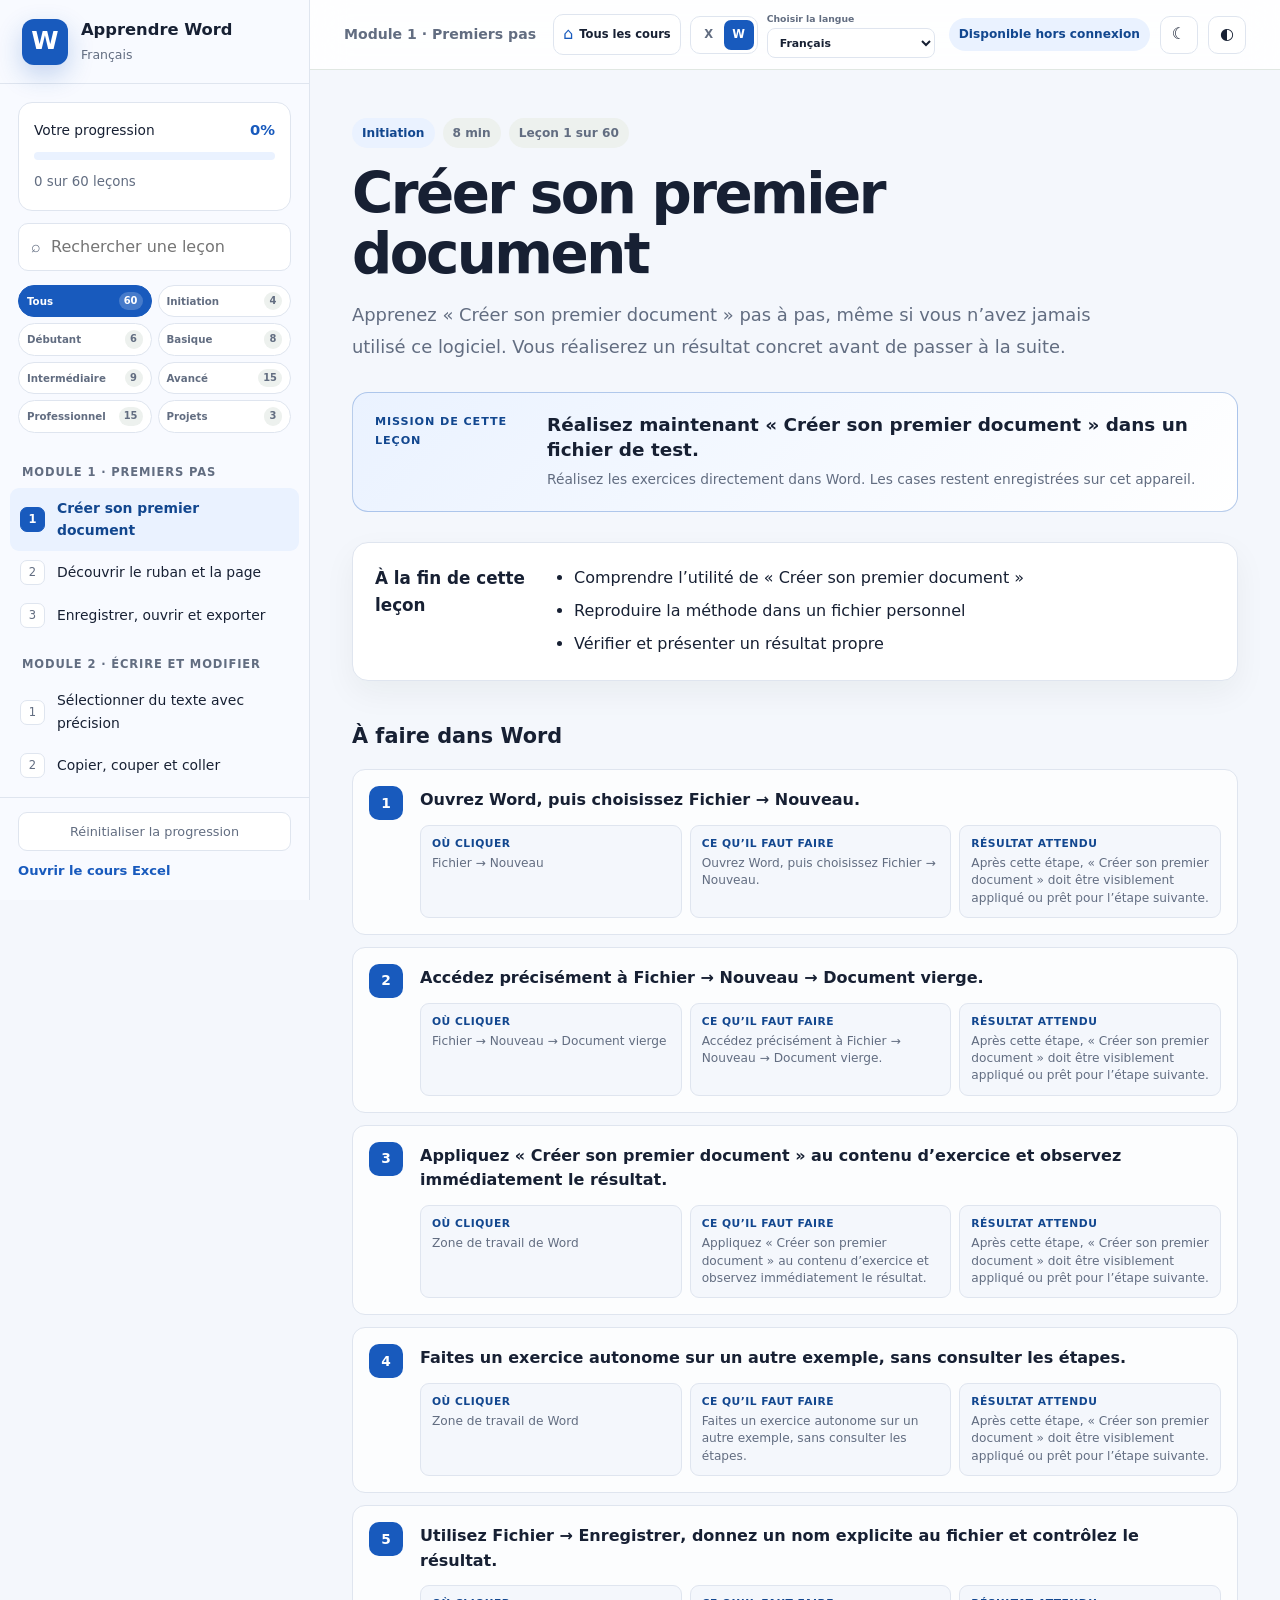
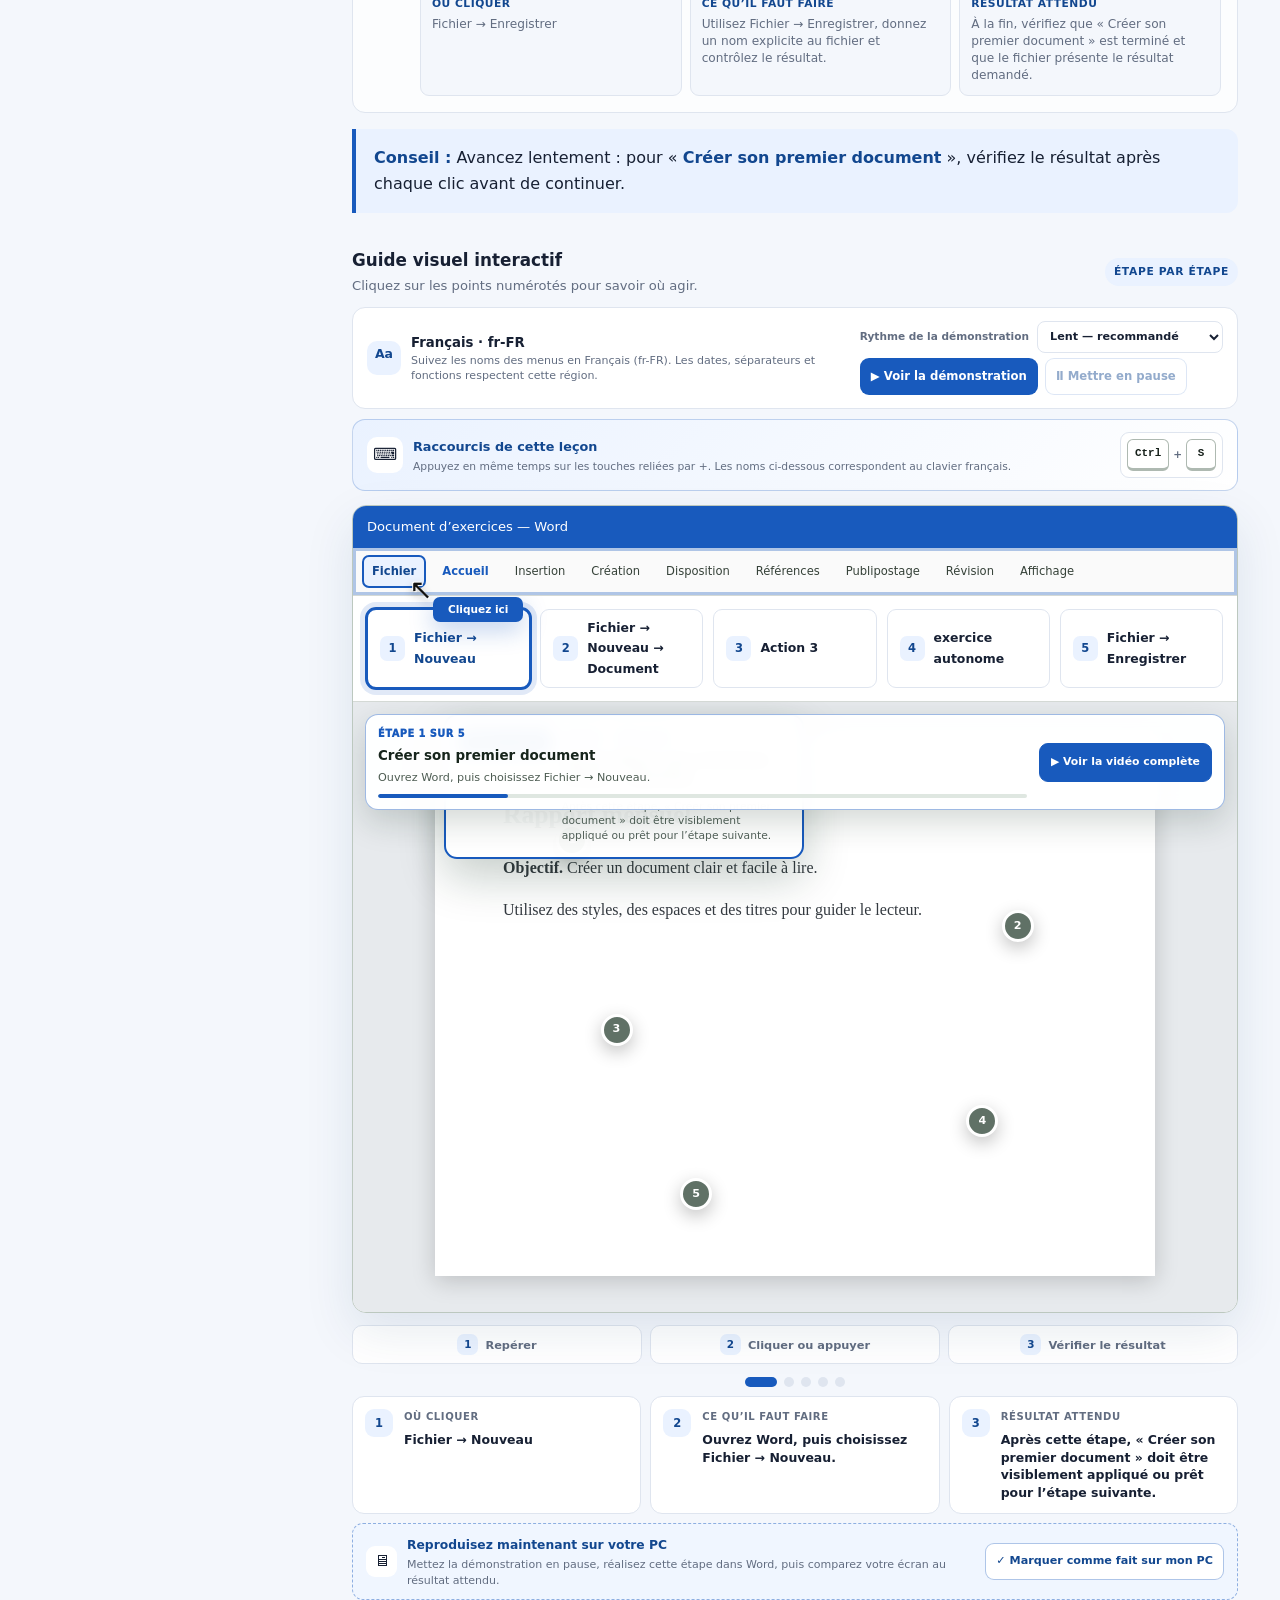
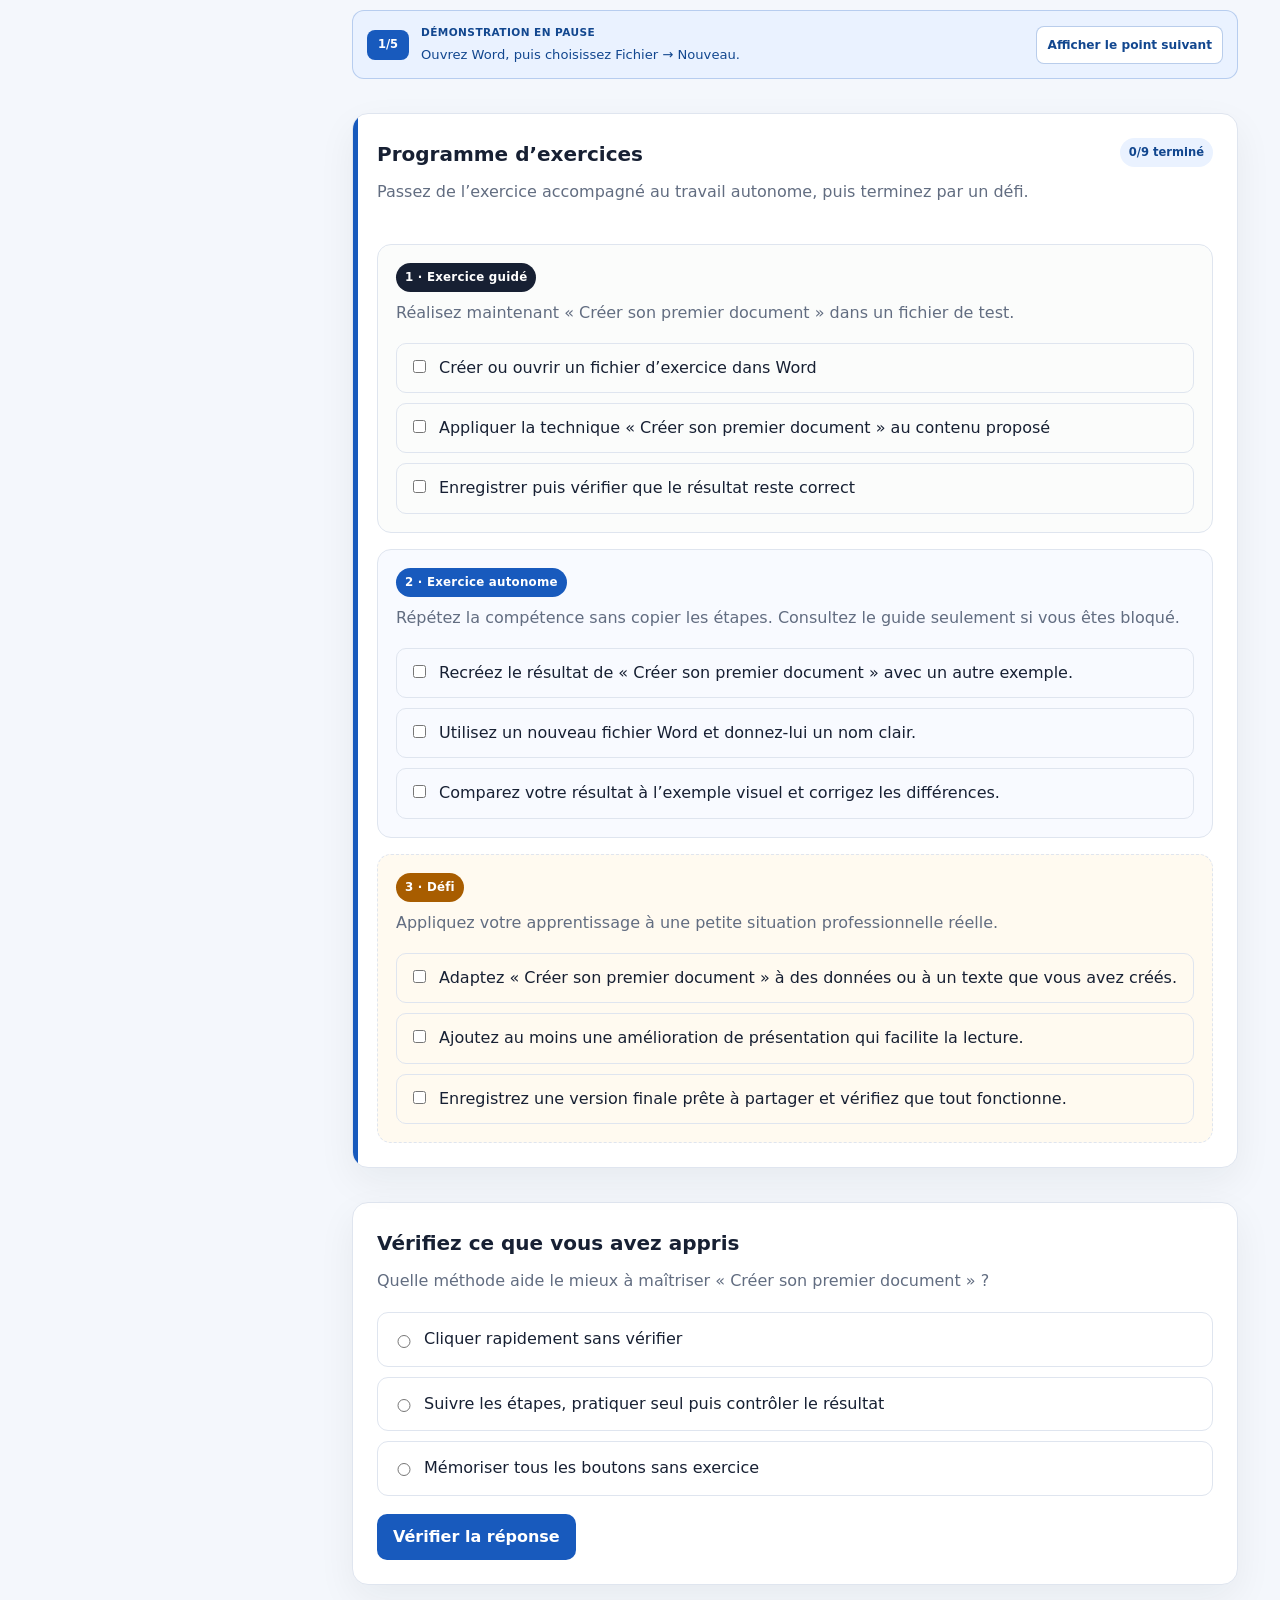
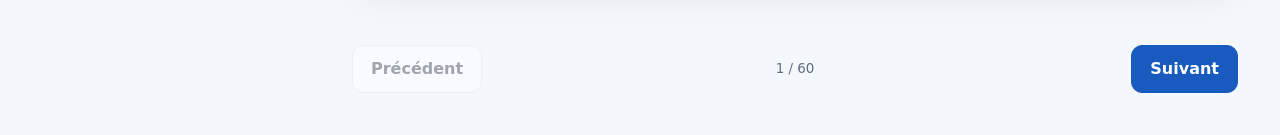
<file: fr-FR/index.html>
<!doctype html>
<html lang="fr-FR" data-theme="word">
<head>
  <meta charset="utf-8">
  <meta name="viewport" content="width=device-width, initial-scale=1">
  <meta name="description" content="Cours interactif complet de Microsoft Word, de l’initiation aux projets professionnels, en français.">
  <meta name="theme-color" content="#185abd">
  <title>Apprendre Word — Cours interactif complet</title>
  <script>try{document.documentElement.dataset.colorScheme=localStorage.getItem('office-academy-color-scheme')||(matchMedia('(prefers-color-scheme: dark)').matches?'dark':'light')}catch{document.documentElement.dataset.colorScheme='light'}</script>
  <link rel="icon" type="image/svg+xml" href="data:image/svg+xml,%3Csvg xmlns='http://www.w3.org/2000/svg' viewBox='0 0 64 64'%3E%3Crect width='64' height='64' rx='14' fill='%23185abd'/%3E%3Cpath fill='white' d='M13 14h28v8h10v28H13V14zm9 10 4 17h6l3-11 3 11h6l4-17h-6l-2 11-3-11h-5l-3 11-2-11h-5z'/%3E%3C/svg%3E">
  <style>
:root {
  --accent: #107c41;
  --accent-dark: #0b5d31;
  --accent-soft: #e9f6ef;
  --accent-rgb: 16, 124, 65;
  --ink: #17211b;
  --muted: #647067;
  --line: #dde5df;
  --paper: #ffffff;
  --canvas: #f3f7f4;
  --sidebar: #f8faf8;
  --danger: #b42318;
  --warning: #a15c00;
  --shadow: 0 18px 50px rgba(24, 48, 32, .10);
}

html[data-theme="word"] {
  --accent: #185abd;
  --accent-dark: #12478f;
  --accent-soft: #eaf2ff;
  --accent-rgb: 24, 90, 189;
  --ink: #172033;
  --muted: #626d81;
  --line: #dfe5ef;
  --canvas: #f4f7fc;
  --sidebar: #f8faff;
  --shadow: 0 18px 50px rgba(24, 55, 96, .10);
}

html[data-color-scheme="dark"] {
  color-scheme: dark;
  --accent: #35c77a;
  --accent-dark: #8aefb6;
  --accent-soft: #173b28;
  --accent-rgb: 53, 199, 122;
  --ink: #f2f8f4;
  --muted: #b8c8be;
  --line: #35483c;
  --paper: #17221b;
  --canvas: #0c1410;
  --sidebar: #111b15;
  --danger: #ff958d;
  --warning: #ffc56f;
  --shadow: 0 18px 50px rgba(0, 0, 0, .34);
}

html[data-theme="word"][data-color-scheme="dark"] {
  --accent: #69a8ff;
  --accent-dark: #b6d4ff;
  --accent-soft: #172f52;
  --accent-rgb: 105, 168, 255;
  --ink: #f4f7ff;
  --muted: #bdc8dc;
  --line: #354158;
  --paper: #171e2b;
  --canvas: #0c111b;
  --sidebar: #111725;
}

* { box-sizing: border-box; }
html { font-size: 16px; scroll-behavior: smooth; }
body {
  margin: 0;
  color: var(--ink);
  background: var(--canvas);
  font: 400 1rem/1.65 "Segoe UI", system-ui, -apple-system, sans-serif;
}
button, input { font: inherit; }
button, a { -webkit-tap-highlight-color: transparent; }
button:focus-visible, a:focus-visible, input:focus-visible, [tabindex]:focus-visible {
  outline: 3px solid rgba(var(--accent-rgb), .28);
  outline-offset: 3px;
}

.app-shell { min-height: 100vh; display: block; }
.sidebar {
  position: fixed; inset: 0 auto 0 0; z-index: 30;
  width: 310px; display: flex; flex-direction: column;
  border-right: 1px solid var(--line); background: var(--sidebar);
}
.brand { height: 84px; padding: 18px 22px; display: flex; align-items: center; gap: 13px; border-bottom: 1px solid var(--line); }
.brand-mark { width: 46px; height: 46px; border-radius: 12px; display: grid; place-items: center; color: #fff; background: var(--accent); font-size: 1.55rem; font-weight: 800; box-shadow: 0 10px 26px rgba(var(--accent-rgb), .24); }
.brand strong, .brand span { display: block; }
.brand strong { font-size: 1.02rem; }
.brand span { margin-top: 1px; color: var(--muted); font-size: .78rem; }
.progress-card { margin: 18px 18px 12px; padding: 15px; border: 1px solid var(--line); border-radius: 14px; background: var(--paper); }
.progress-copy { display: flex; align-items: center; justify-content: space-between; gap: 12px; font-size: .86rem; }
.progress-copy strong { color: var(--accent); font-size: .92rem; }
.progress-track { height: 8px; overflow: hidden; margin: 10px 0 8px; border-radius: 999px; background: var(--accent-soft); }
.progress-track span { display: block; width: 0; height: 100%; border-radius: inherit; background: linear-gradient(90deg, var(--accent), #4cc681); transition: width .35s ease; }
html[data-theme="word"] .progress-track span { background: linear-gradient(90deg, var(--accent), #5aa3ff); }
.progress-card small { color: var(--muted); }
.search-box { margin: 0 18px 12px; display: flex; align-items: center; gap: 8px; padding: 9px 12px; border: 1px solid var(--line); border-radius: 10px; background: var(--paper); color: var(--muted); }
.search-box:focus-within { border-color: var(--accent); box-shadow: 0 0 0 3px rgba(var(--accent-rgb), .10); }
.search-box input { min-width: 0; width: 100%; border: 0; outline: 0; background: transparent; color: var(--ink); }
.level-filter { flex: 0 0 auto; display: grid; grid-template-columns: repeat(2, minmax(0, 1fr)); gap: 6px; margin: 0 18px 10px; padding: 2px 0 6px; }
.level-chip { min-width: 0; display: inline-flex; align-items: center; justify-content: space-between; gap: 5px; padding: 6px 8px; border: 1px solid var(--line); border-radius: 999px; background: var(--paper); color: var(--muted); cursor: pointer; font-size: .64rem; font-weight: 800; white-space: nowrap; }
.level-chip span { min-width: 18px; padding: 1px 5px; border-radius: 999px; background: #edf1ee; text-align: center; font-size: .62rem; }
.level-chip.active { border-color: var(--accent); background: var(--accent); color: #fff; }
.level-chip.active span { background: rgba(255,255,255,.2); color: #fff; }
.course-nav { flex: 1 1 auto; min-height: 0; overflow-y: auto; padding: 0 10px 20px; scrollbar-width: thin; }
.module-group { margin: 6px 0 10px; }
.module-title { padding: 8px 12px 6px; color: var(--muted); font-size: .72rem; font-weight: 800; letter-spacing: .075em; text-transform: uppercase; }
.lesson-link { width: 100%; display: grid; grid-template-columns: 28px 1fr auto; align-items: center; gap: 9px; padding: 9px 10px; border: 0; border-radius: 9px; background: transparent; color: var(--ink); cursor: pointer; text-align: left; font-size: .87rem; }
.lesson-link:hover { background: rgba(var(--accent-rgb), .07); }
.lesson-link.active { background: var(--accent-soft); color: var(--accent-dark); font-weight: 700; }
.lesson-num { width: 25px; height: 25px; display: grid; place-items: center; border: 1px solid var(--line); border-radius: 7px; background: var(--paper); color: var(--muted); font-size: .72rem; }
.lesson-link.active .lesson-num { border-color: var(--accent); background: var(--accent); color: #fff; }
.lesson-check { color: var(--accent); font-weight: 800; }
.sidebar-footer { margin-top: auto; padding: 14px 18px 18px; display: grid; gap: 9px; border-top: 1px solid var(--line); background: var(--sidebar); }
.sidebar-footer a { color: var(--accent); font-size: .82rem; font-weight: 700; text-decoration: none; }
.ghost-button { width: 100%; padding: 8px 10px; border: 1px solid var(--line); border-radius: 9px; background: var(--paper); color: var(--muted); cursor: pointer; font-size: .8rem; }
.ghost-button:hover { color: var(--danger); border-color: #f2bbb6; }

.main { min-width: 0; margin-left: 310px; }
.topbar { position: sticky; top: 0; z-index: 20; height: 70px; display: flex; align-items: center; justify-content: space-between; padding: 0 34px; border-bottom: 1px solid rgba(221,229,223,.9); background: rgba(255,255,255,.88); backdrop-filter: blur(18px); }
.crumb { color: var(--muted); font-size: .88rem; font-weight: 700; }
.top-actions { display: flex; align-items: center; gap: 10px; }
.global-navigation { display: flex; align-items: center; gap: 9px; margin-left: auto; margin-right: 14px; }
.portal-home { min-height: 38px; display: inline-flex; align-items: center; gap: 6px; padding: 6px 9px; border: 1px solid var(--line); border-radius: 10px; background: var(--paper); color: var(--ink); text-decoration: none; font-size: .72rem; }
.portal-home span { color: var(--accent); font-size: 1rem; }
.course-switch { display: flex; padding: 3px; border: 1px solid var(--line); border-radius: 10px; background: var(--paper); }
.course-switch a, .course-switch strong { width: 30px; height: 30px; display: grid; place-items: center; border-radius: 7px; color: var(--muted); text-decoration: none; font-size: .72rem; font-weight: 900; }
.course-switch strong { background: var(--accent); color: #fff; }
.language-switcher { display: grid; gap: 2px; color: var(--muted); font-size: .58rem; font-weight: 800; }
.language-switcher select { max-width: 168px; min-height: 30px; padding: 4px 26px 4px 8px; border: 1px solid var(--line); border-radius: 8px; background: var(--paper); color: var(--ink); font: inherit; font-size: .68rem; font-weight: 800; }
.offline-pill { padding: 6px 10px; border-radius: 999px; color: var(--accent-dark); background: var(--accent-soft); font-size: .76rem; font-weight: 700; }
.icon-button { width: 38px; height: 38px; display: grid; place-items: center; border: 1px solid var(--line); border-radius: 10px; background: var(--paper); color: var(--ink); cursor: pointer; }
.menu-button { display: none; }

.lesson { max-width: 980px; min-height: calc(100vh - 160px); margin: 0 auto; padding: 48px 42px 60px; }
.eyebrow { display: flex; flex-wrap: wrap; align-items: center; gap: 8px; margin-bottom: 16px; }
.tag { display: inline-flex; align-items: center; padding: 5px 10px; border-radius: 999px; background: var(--accent-soft); color: var(--accent-dark); font-size: .76rem; font-weight: 800; }
.tag.neutral { background: #edf1ee; color: var(--muted); }
.lesson h1 { max-width: 800px; margin: 0 0 16px; font-size: clamp(2rem, 4.4vw, 3.65rem); line-height: 1.06; letter-spacing: -.045em; }
.lead { max-width: 780px; margin: 0 0 30px; color: var(--muted); font-size: 1.12rem; line-height: 1.75; }
.mission-card { display: grid; grid-template-columns: 150px 1fr; gap: 22px; align-items: start; margin: 22px 0 30px; padding: 20px 22px; border: 1px solid rgba(var(--accent-rgb), .3); border-radius: 16px; background: linear-gradient(135deg, var(--accent-soft), #fff); }
.mission-card > span { color: var(--accent-dark); font-size: .7rem; font-weight: 900; letter-spacing: .08em; }
.mission-card h2 { margin: 0 0 5px; font-size: 1.15rem; line-height: 1.35; }
.mission-card p { margin: 0; color: var(--muted); font-size: .86rem; }
.learning-card { display: grid; grid-template-columns: 155px 1fr; gap: 24px; margin: 30px 0; padding: 22px; border: 1px solid var(--line); border-radius: 16px; background: var(--paper); box-shadow: 0 12px 32px rgba(20,40,26,.05); }
.learning-card h2, .section-title { margin: 0; font-size: 1.05rem; }
.learning-card ul { margin: 0; padding-left: 20px; }
.learning-card li + li { margin-top: 7px; }
.section { margin-top: 38px; }
.section-title { margin-bottom: 16px; font-size: 1.3rem; }
.steps { display: grid; gap: 12px; }
.step { display: grid; grid-template-columns: 38px 1fr; gap: 13px; align-items: start; padding: 16px; border: 1px solid var(--line); border-radius: 13px; background: rgba(255,255,255,.72); }
.step-number { width: 34px; height: 34px; display: grid; place-items: center; border-radius: 10px; background: var(--accent); color: #fff; font-size: .86rem; font-weight: 800; }
.step p { margin: 2px 0 0; }
.step-content { min-width: 0; }
.step-main { font-weight: 650; line-height: 1.55; }
.step-guidance { display: grid; grid-template-columns: repeat(3, minmax(0, 1fr)); gap: 8px; margin-top: 12px; }
.step-guidance span { min-width: 0; padding: 10px 11px; border: 1px solid var(--line); border-radius: 9px; background: var(--canvas); color: var(--muted); font-size: .76rem; line-height: 1.42; }
.step-guidance b { display: block; margin-bottom: 4px; color: var(--accent-dark); font-size: .67rem; font-weight: 900; letter-spacing: .045em; text-transform: uppercase; }
.tip { margin-top: 16px; padding: 16px 18px; border-left: 4px solid var(--accent); border-radius: 0 12px 12px 0; background: var(--accent-soft); }
.tip strong { color: var(--accent-dark); }
kbd, code { border-radius: 6px; font-family: Consolas, monospace; font-size: .9em; }
kbd { padding: 3px 7px; border: 1px solid #cfd7d1; border-bottom-width: 2px; background: #fff; }
code { padding: 2px 6px; background: rgba(var(--accent-rgb), .09); color: var(--accent-dark); }

.real-shot { margin: 34px 0 8px; border: 1px solid var(--line); border-radius: 16px; overflow: hidden; background: var(--paper); box-shadow: var(--shadow); }
.shot-header { display: flex; align-items: center; justify-content: space-between; gap: 12px; padding: 12px 15px; border-bottom: 1px solid var(--line); background: #f8faf8; }
.shot-header strong { font-size: .88rem; }
.shot-header span { color: var(--muted); font-size: .72rem; }
.real-shot button { width: 100%; display: block; padding: 24px; border: 0; background: #fff; cursor: zoom-in; }
.real-shot img { display: block; max-width: 100%; max-height: 510px; margin: 0 auto; object-fit: contain; }
.real-shot figcaption { padding: 12px 16px 15px; border-top: 1px solid var(--line); color: var(--muted); font-size: .78rem; }
.real-shot figcaption a { color: var(--accent); }

.office-preview { position: relative; margin: 14px 0 0; overflow: hidden; border: 1px solid #bcc8bf; border-radius: 14px; background: #fff; box-shadow: var(--shadow); }
.guided-block { margin-top: 34px; }
.guide-heading { display: flex; align-items: center; justify-content: space-between; gap: 16px; margin-bottom: 10px; }
.guide-heading strong, .guide-heading span { display: block; }
.guide-heading strong { font-size: 1.05rem; }
.guide-heading div > span { color: var(--muted); font-size: .82rem; }
.live-badge { flex: 0 0 auto; padding: 5px 9px; border-radius: 999px; background: var(--accent-soft); color: var(--accent-dark); font-size: .67rem; font-weight: 900; letter-spacing: .06em; }
.demo-toolbar { display: flex; align-items: center; justify-content: space-between; gap: 16px; padding: 13px 14px; border: 1px solid var(--line); border-radius: 13px; background: var(--paper); }
.locale-card { min-width: 0; display: grid; grid-template-columns: auto 1fr; column-gap: 10px; align-items: center; }
.locale-card > span { grid-row: 1 / 3; width: 34px; height: 34px; display: grid; place-items: center; overflow: hidden; border-radius: 10px; background: var(--accent-soft); color: transparent; font-size: 0; }
.locale-card > span::before { content: "Aa"; color: var(--accent-dark); font-size: .78rem; font-weight: 900; }
.locale-card strong { color: var(--ink); font-size: .83rem; }
.locale-card small { color: var(--muted); font-size: .69rem; line-height: 1.35; }
.demo-buttons { flex: 0 0 auto; display: flex; gap: 7px; }
.demo-buttons button { padding: 8px 10px; border: 1px solid rgba(var(--accent-rgb), .32); border-radius: 9px; background: var(--accent); color: #fff; cursor: pointer; font-size: .73rem; font-weight: 850; }
.demo-buttons button + button { background: var(--paper); color: var(--accent-dark); }
.demo-buttons button:disabled { cursor: not-allowed; opacity: .45; }
.demo-control-group { flex: 0 0 auto; display: grid; grid-template-columns: auto auto; align-items: center; gap: 5px 8px; }
.demo-control-group > label { color: var(--muted); font-size: .66rem; font-weight: 850; }
.demo-control-group > select { min-height: 32px; padding: 5px 27px 5px 8px; border: 1px solid var(--line); border-radius: 8px; background: var(--paper); color: var(--ink); font: inherit; font-size: .7rem; font-weight: 800; }
.demo-control-group .demo-buttons { grid-column: 1 / -1; }
.keyboard-coach { display: flex; align-items: center; justify-content: space-between; gap: 16px; margin-top: 10px; padding: 12px 14px; border: 1px solid rgba(var(--accent-rgb), .25); border-radius: 13px; background: linear-gradient(135deg, var(--accent-soft), var(--paper)); }
.keyboard-heading { min-width: 0; display: flex; align-items: center; gap: 10px; }
.keyboard-heading > span { width: 36px; height: 36px; flex: 0 0 auto; display: grid; place-items: center; border-radius: 10px; background: var(--paper); font-size: 1.05rem; }
.keyboard-heading p { margin: 0; }
.keyboard-heading strong, .keyboard-heading small { display: block; }
.keyboard-heading strong { color: var(--accent-dark); font-size: .8rem; }
.keyboard-heading small { margin-top: 3px; color: var(--muted); font-size: .67rem; line-height: 1.35; }
.keyboard-combos { flex: 0 1 auto; display: flex; flex-wrap: wrap; justify-content: flex-end; gap: 7px; }
.keyboard-combo { display: inline-flex; align-items: center; gap: 4px; padding: 6px; border: 1px solid var(--line); border-radius: 9px; background: var(--paper); }
.keyboard-combo kbd { min-width: 30px; padding: 5px 7px; border: 1px solid #aeb9b1; border-bottom-width: 3px; background: #fff; color: #17211b; text-align: center; font-size: .68rem; font-weight: 900; }
.keyboard-combo i { color: var(--muted); font-size: .66rem; font-style: normal; font-weight: 900; }
.preview-titlebar { padding: 10px 14px; color: #fff; background: var(--accent); font-size: .82rem; }
.preview-ribbon { display: flex; gap: 6px; padding: 7px 9px; overflow-x: auto; border-bottom: 1px solid #d4d9d5; background: #fafafa; color: #364239; font-size: .72rem; }
.preview-ribbon strong { color: var(--accent); }
.preview-ribbon span { flex: 0 0 auto; padding: 5px 8px; border: 2px solid transparent; border-radius: 7px; }
.preview-ribbon .default-tab { color: var(--accent); font-weight: 800; }
.preview-ribbon .tab-active { border-color: var(--accent); background: var(--accent-soft); color: var(--accent-dark); font-weight: 900; animation: guidePulse 1.25s ease-in-out infinite; }
.guided-actions { display: flex; gap: 10px; padding: 13px 14px; overflow-x: auto; border-bottom: 1px solid #d4d9d5; background: #fff; }
.guided-actions .guide-target { position: relative; flex: 1 0 150px; min-height: 48px; display: flex; align-items: center; gap: 9px; padding: 8px 12px; border: 1px solid var(--line); border-radius: 9px; background: #fff; color: var(--ink); cursor: pointer; font-size: .78rem; font-weight: 700; text-align: left; }
.guided-actions .guide-target > span { width: 25px; height: 25px; flex: 0 0 auto; display: grid; place-items: center; border-radius: 7px; background: var(--accent-soft); color: var(--accent-dark); font-size: .72rem; font-weight: 900; }
.guide-target.guide-active { z-index: 2; color: var(--accent-dark); font-weight: 900; }
.guide-target.guide-active::before { content: ""; position: absolute; inset: -3px; border: 3px solid var(--accent); border-radius: 11px; box-shadow: 0 0 0 5px rgba(var(--accent-rgb), .13); animation: guidePulse 1.25s ease-in-out infinite; }
.guide-target.guide-active::after { content: attr(data-click-label); position: absolute; z-index: 5; right: 6px; top: -13px; min-width: 76px; padding: 4px 7px; border-radius: 7px; background: var(--accent); color: #fff; font-size: .66rem; font-weight: 800; text-align: center; white-space: nowrap; box-shadow: 0 8px 24px rgba(var(--accent-rgb), .28); }
@keyframes guidePulse { 50% { box-shadow: 0 0 0 10px rgba(var(--accent-rgb), .05); } }
.demo-cursor { --cursor-x: 92px; --cursor-y: 105px; position: absolute; z-index: 9; left: 0; top: 0; display: flex; align-items: center; gap: 3px; pointer-events: none; transform: translate(var(--cursor-x), var(--cursor-y)); transition: transform .55s cubic-bezier(.2,.8,.2,1); filter: drop-shadow(0 4px 4px rgba(0,0,0,.22)); }
.demo-cursor i { display: block; color: #111; font-size: 1.75rem; font-style: normal; line-height: 1; text-shadow: -1px -1px 0 #fff, 1px 1px 0 #fff; animation: cursorTap 1.35s ease-in-out infinite; }
.demo-cursor b { display: none; }
.demo-cursor::after { content: ""; position: absolute; left: -8px; top: -7px; width: 30px; height: 30px; border: 3px solid var(--accent); border-radius: 50%; opacity: 0; transform: scale(.35); }
@keyframes cursorTap { 45%, 60% { transform: translate(-3px, -3px) scale(.88); } }
@keyframes cursorClickRing { 0%, 34% { opacity: 0; transform: scale(.35); } 46% { opacity: .9; } 66%, 100% { opacity: 0; transform: scale(1.45); } }
.result-stamp { position: absolute; z-index: 8; right: 18px; bottom: 18px; padding: 8px 11px; border-radius: 9px; background: #0b6836; color: #fff; font-size: .72rem; font-weight: 900; opacity: 0; transform: translateY(8px) scale(.92); box-shadow: 0 10px 28px rgba(11,104,54,.28); }
.guided-block:not(.is-playing) .demo-cursor i { animation-play-state: paused; }
.guided-block.is-playing .keyboard-combo kbd { animation: keyPress var(--demo-duration, 5.6s) ease-in-out infinite; animation-delay: calc(var(--key-order) * .12s); }
.guided-block.is-playing .result-stamp { animation: resultStamp var(--demo-duration, 5.6s) ease-in-out infinite; }
.guided-block.is-playing .demo-cursor::after { animation: cursorClickRing var(--demo-duration, 5.6s) ease-out infinite; }
.guided-block.is-playing .cell.selected,
.guided-block.is-playing .word-page { animation: workspaceResult var(--demo-duration, 5.6s) ease-in-out infinite; }
@keyframes keyPress { 18%, 35% { transform: translateY(2px); border-bottom-width: 1px; background: var(--accent-soft); } }
@keyframes resultStamp { 0%, 60% { opacity: 0; transform: translateY(8px) scale(.92); } 72%, 92% { opacity: 1; transform: translateY(0) scale(1); } 100% { opacity: 0; } }
@keyframes workspaceResult { 0%, 64%, 100% { filter: none; } 76%, 92% { filter: saturate(1.2) drop-shadow(0 0 9px rgba(var(--accent-rgb), .22)); } }
.office-preview[data-demo-zone="ribbon"] .preview-ribbon,
.office-preview[data-demo-zone="workspace"] .scene,
.office-preview[data-demo-zone="workspace"] .word-page-wrap,
.office-preview[data-demo-zone="result"] .scene,
.office-preview[data-demo-zone="result"] .word-page-wrap { box-shadow: inset 0 0 0 3px rgba(var(--accent-rgb), .33); }
.guide-progress { display: flex; justify-content: center; gap: 7px; margin: 13px 0 9px; }
.guide-dot { width: 10px; height: 10px; padding: 0; border: 0; border-radius: 999px; background: var(--line); cursor: pointer; transition: width .2s ease, background .2s ease; }
.guide-dot.active { width: 32px; background: var(--accent); }
.guide-dot.guide-complete:not(.active) { background: #0b6836; }
.guide-target.guide-complete > span { background: #0b6836; color: #fff; }
.animation-flow { display: grid; grid-template-columns: repeat(3, minmax(0, 1fr)); gap: 8px; margin-top: 12px; }
.animation-flow span { display: flex; align-items: center; justify-content: center; gap: 7px; padding: 8px; border: 1px solid var(--line); border-radius: 10px; background: var(--paper); color: var(--muted); font-size: .71rem; font-weight: 850; }
.animation-flow i { width: 21px; height: 21px; display: grid; place-items: center; border-radius: 7px; background: var(--accent-soft); color: var(--accent-dark); font-size: .65rem; font-style: normal; }
.guided-block.is-playing .animation-flow span { animation: flowStep var(--demo-duration, 5.6s) ease-in-out infinite; }
.guided-block.is-playing .animation-flow span:nth-child(2) { animation-delay: var(--demo-phase-two, 1.7s); }
.guided-block.is-playing .animation-flow span:nth-child(3) { animation-delay: var(--demo-phase-three, 3.4s); }
@keyframes flowStep { 0%, 22% { border-color: var(--accent); background: var(--accent-soft); color: var(--accent-dark); transform: translateY(-2px); } 32%, 100% { border-color: var(--line); background: var(--paper); color: var(--muted); transform: none; } }
.instruction-panel { display: grid; grid-template-columns: repeat(3, minmax(0, 1fr)); gap: 9px; }
.instruction-panel > div { min-width: 0; display: grid; grid-template-columns: 30px 1fr; gap: 9px; padding: 12px; border: 1px solid var(--line); border-radius: 12px; background: var(--paper); }
.instruction-panel > div > span { width: 28px; height: 28px; display: grid; place-items: center; border-radius: 9px; background: var(--accent-soft); color: var(--accent-dark); font-size: .72rem; font-weight: 900; }
.instruction-panel p { min-width: 0; margin: 0; }
.instruction-panel b, .instruction-panel strong { display: block; }
.instruction-panel b { margin-bottom: 5px; color: var(--muted); font-size: .63rem; font-weight: 900; letter-spacing: .055em; text-transform: uppercase; }
.instruction-panel strong { color: var(--ink); font-size: .78rem; line-height: 1.4; }
.reproduce-bar { display: flex; align-items: center; gap: 10px; margin-top: 9px; padding: 11px 13px; border: 1px dashed rgba(var(--accent-rgb), .45); border-radius: 11px; background: color-mix(in srgb, var(--accent-soft) 70%, var(--paper)); }
.reproduce-bar > span { width: 31px; height: 31px; display: grid; place-items: center; border-radius: 9px; background: var(--paper); }
.reproduce-bar p { flex: 1; margin: 0; }
.reproduce-bar strong, .reproduce-bar small { display: block; }
.reproduce-bar strong { color: var(--accent-dark); font-size: .77rem; }
.reproduce-bar small { margin-top: 2px; color: var(--muted); font-size: .69rem; line-height: 1.4; }
.reproduce-bar button { flex: 0 0 auto; padding: 8px 10px; border: 1px solid rgba(var(--accent-rgb), .35); border-radius: 9px; background: var(--paper); color: var(--accent-dark); cursor: pointer; font-size: .7rem; font-weight: 850; }
.reproduce-bar button.done { border-color: #0b6836; background: #0b6836; color: #fff; }
.click-coach { display: grid; grid-template-columns: auto 1fr auto; align-items: center; gap: 12px; margin-top: 10px; padding: 13px 14px; border: 1px solid rgba(var(--accent-rgb), .24); border-radius: 12px; background: var(--accent-soft); }
.coach-count { width: 42px; height: 30px; display: grid; place-items: center; border-radius: 8px; background: var(--accent); color: #fff; font-size: .72rem; font-weight: 900; }
.click-coach p { margin: 0; color: var(--accent-dark); font-size: .82rem; }
.click-coach p strong, .click-coach p span { display: block; }
.click-coach p strong { margin-bottom: 2px; font-size: .66rem; letter-spacing: .04em; text-transform: uppercase; }
.click-coach button { padding: 8px 10px; border: 1px solid rgba(var(--accent-rgb), .3); border-radius: 8px; background: #fff; color: var(--accent-dark); cursor: pointer; font-size: .76rem; font-weight: 800; }
.visual-workspace { position: relative; min-height: 470px; overflow: hidden; background: #fff; }
.scene { min-height: 470px; background: #fff; }
.workbook-scene { position: relative; }
.sheet-shell { position: relative; min-width: 0; background: #fff; }
.sheet-commandbar { min-height: 43px; display: grid; grid-template-columns: 142px 1fr; align-items: stretch; border-bottom: 1px solid #cbd5ce; background: #f7f8f7; color: #364239; }
.name-box { display: flex; align-items: center; justify-content: space-between; gap: 7px; padding: 6px 10px; border-right: 1px solid #cbd5ce; font-size: .64rem; font-weight: 800; }
.name-box strong { min-width: 34px; padding: 4px 6px; border: 1px solid #bbc7bf; border-radius: 4px; background: #fff; color: var(--accent); text-align: center; font-size: .78rem; }
.formula-input { min-width: 0; display: grid; grid-template-columns: 38px 1fr; align-items: center; font: .75rem Consolas, monospace; }
.formula-input b { display: grid; place-items: center; align-self: stretch; border-right: 1px solid #cbd5ce; color: var(--accent); font-style: italic; }
.formula-input span { min-width: 0; overflow: hidden; padding: 7px 10px; text-overflow: ellipsis; white-space: nowrap; }
.sheet-viewport { height: 392px; overflow: auto; scrollbar-color: #a8b9ad #eef3ef; }
.sheet { display: grid; grid-template-columns: 42px repeat(8, minmax(108px, 1fr)); min-width: 960px; }
.sheet-tabs { min-height: 36px; display: flex; align-items: center; gap: 3px; padding: 0 9px; border-top: 1px solid #cbd5ce; background: #f5f7f5; color: #536159; font-size: .69rem; }
.sheet-tabs strong { width: 28px; font-size: 1.05rem; text-align: center; }
.sheet-tabs span { min-width: 100px; padding: 7px 12px; text-align: center; }
.sheet-tabs span.active { border-bottom: 3px solid var(--accent); background: #fff; color: var(--accent-dark); font-weight: 850; }
.chart-scene { padding: 24px; background: linear-gradient(180deg, #fff, #f5f8f6); }
.kpi-row { display: grid; grid-template-columns: repeat(3, 1fr); gap: 10px; margin-bottom: 20px; }
.kpi-row span { padding: 10px; border: 1px solid var(--line); border-radius: 9px; color: var(--muted); font-size: .7rem; }
.kpi-row b { display: block; color: var(--ink); font-size: 1.1rem; }
.mini-chart { height: 110px; display: flex; align-items: end; gap: 14px; padding: 8px 16px 0; border-left: 1px solid #cdd6cf; border-bottom: 1px solid #cdd6cf; }
.mini-chart i { flex: 1; max-width: 70px; border-radius: 6px 6px 0 0; background: linear-gradient(180deg, #4fc17b, var(--accent)); }
.sheet-object { position: absolute; z-index: 4; top: 82px; right: 24px; width: min(470px, 58%); padding: 18px; border: 1px solid #b8c6bd; border-radius: 10px; background: rgba(255,255,255,.97); box-shadow: 0 16px 42px rgba(18,45,29,.2); pointer-events: none; }
.pivot-object { display: grid; grid-template-columns: 1fr 155px; gap: 12px; }
.pivot-scene { display: grid; grid-template-columns: 1fr 180px; gap: 20px; padding: 22px; background: #f7f9f7; }
.pivot-grid { display: grid; grid-template-columns: 1fr auto; border: 1px solid var(--line); background: #fff; }
.pivot-grid > * { padding: 8px 10px; border-right: 1px solid var(--line); border-bottom: 1px solid var(--line); font-size: .78rem; }
.pivot-grid b { background: var(--accent-soft); color: var(--accent-dark); }
.field-list, .query-steps { display: grid; align-content: start; gap: 7px; padding: 12px; border: 1px solid var(--line); border-radius: 8px; background: #fff; font-size: .72rem; }
.field-list span, .query-steps span { padding: 5px 7px; border-radius: 5px; background: #f1f4f2; }
.data-scene { display: grid; grid-template-columns: 190px minmax(0, 1fr); }
.data-scene .query-steps { border-width: 0 1px 0 0; border-radius: 0; }
.query-steps .active { background: var(--accent-soft); color: var(--accent-dark); font-weight: 800; }
.cell { min-height: 41px; display: flex; align-items: center; padding: 6px 9px; border-right: 1px solid #dbe2dd; border-bottom: 1px solid #dbe2dd; font-size: .77rem; white-space: nowrap; }
.cell.head, .cell.rowhead { justify-content: center; background: #f2f4f2; color: #5c665f; font-weight: 700; }
.cell.head.axis-active { position: relative; z-index: 2; background: color-mix(in srgb, var(--accent-soft) 82%, #fff); color: var(--accent-dark); box-shadow: inset 0 -3px 0 var(--accent); }
.cell.selected { position: relative; z-index: 5; outline: 3px solid var(--accent); outline-offset: -3px; background: color-mix(in srgb, var(--accent-soft) 82%, #fff); box-shadow: 0 0 0 4px rgba(var(--accent-rgb), .16); font-weight: 850; }
.cell.selected::before { content: ""; position: absolute; right: -5px; bottom: -5px; width: 8px; height: 8px; border: 2px solid #fff; background: var(--accent); }
.cell.selected::after { content: attr(data-guide-label); position: absolute; z-index: 8; left: 50%; bottom: calc(100% + 7px); transform: translateX(-50%); padding: 5px 8px; border-radius: 7px; background: var(--accent); color: #fff; font-size: .63rem; font-weight: 900; white-space: nowrap; box-shadow: 0 8px 22px rgba(var(--accent-rgb), .3); }
.workspace-instruction { --guide-x: auto; --guide-y: auto; position: absolute; z-index: 12; right: 18px; bottom: 18px; width: min(360px, calc(100% - 36px)); display: grid; grid-template-columns: auto 1fr; gap: 10px; padding: 13px; border: 2px solid var(--accent); border-radius: 13px; background: rgba(255,255,255,.97); color: #1d2a22; box-shadow: 0 18px 46px rgba(9,45,25,.23); pointer-events: none; }
.workspace-instruction.anchored { left: var(--guide-x); top: var(--guide-y); right: auto; bottom: auto; }
.workspace-step { align-self: start; padding: 5px 8px; border-radius: 8px; background: var(--accent); color: #fff; font-size: .64rem; font-weight: 900; white-space: nowrap; }
.workspace-instruction div { min-width: 0; }
.workspace-instruction b, .workspace-instruction strong, .workspace-instruction small { display: block; }
.workspace-instruction b { overflow: hidden; color: var(--accent-dark); font-size: .67rem; text-overflow: ellipsis; white-space: nowrap; }
.workspace-instruction strong { margin-top: 4px; font-size: .79rem; line-height: 1.4; }
.workspace-instruction small { margin-top: 6px; padding-top: 6px; border-top: 1px solid #dbe5de; color: #526159; font-size: .67rem; line-height: 1.38; }
.workspace-movie-bar { position: absolute; z-index: 15; left: 12px; right: 12px; top: 12px; min-height: 78px; display: grid; grid-template-columns: minmax(0, 1fr) auto; align-items: center; gap: 12px; padding: 11px 12px; border: 1px solid rgba(var(--accent-rgb), .42); border-radius: 13px; background: rgba(255,255,255,.96); color: #17251c; box-shadow: 0 12px 32px rgba(15,42,25,.18); pointer-events: none; backdrop-filter: blur(8px); }
.movie-copy { min-width: 0; }
.movie-copy > span { display: block; margin-bottom: 2px; color: var(--accent); font-size: .61rem; font-weight: 950; letter-spacing: .055em; text-transform: uppercase; }
.movie-copy strong, .movie-copy small { display: block; overflow: hidden; text-overflow: ellipsis; white-space: nowrap; }
.movie-copy strong { font-size: .84rem; }
.movie-copy small { margin-top: 2px; color: #4d5c52; font-size: .7rem; }
.movie-progress { height: 4px; margin-top: 7px; overflow: hidden; border-radius: 999px; background: #dfe7e1; }
.movie-progress i { display: block; width: 0; height: 100%; border-radius: inherit; background: var(--accent); transition: width .45s ease; }
.movie-buttons { display: flex; align-items: center; gap: 6px; pointer-events: auto; }
.movie-buttons button { min-height: 39px; padding: 8px 11px; border: 1px solid var(--accent); border-radius: 9px; background: var(--accent); color: #fff; cursor: pointer; font-size: .68rem; font-weight: 900; white-space: nowrap; }
.movie-buttons button + button { border-color: #b9c5bd; background: #fff; color: #35443a; }
.guided-block.is-movie > .guide-heading,
.guided-block.is-movie > .demo-toolbar,
.guided-block.is-movie > .keyboard-coach,
.guided-block.is-movie > .animation-flow,
.guided-block.is-movie > .guide-progress,
.guided-block.is-movie > .instruction-panel,
.guided-block.is-movie > .reproduce-bar,
.guided-block.is-movie > .click-coach,
.guided-block.is-movie .guided-actions { display: none; }
.guided-block.is-movie .office-preview { border-radius: 16px; box-shadow: 0 24px 65px rgba(13,45,25,.2); }
.guided-block.is-movie .visual-workspace { min-height: 560px; }
.guided-block.is-movie .scene { min-height: 560px; }
.guided-block.is-movie .sheet-viewport { height: 482px; }
.guided-block.is-movie .workspace-movie-bar { border-width: 2px; }
.guided-block.is-movie .workspace-instruction,
.guided-block.is-movie .workspace-instruction.anchored { left: 14px; top: auto; right: 14px; bottom: 14px; width: min(620px, calc(100% - 28px)); }
.guided-block.is-movie .workspace-instruction small { display: none; }
.guided-block.is-movie .workspace-pin:not(.active) { opacity: .18; transform: scale(.8); }
.guided-block.is-movie .workspace-pin.active { animation: guidePulse 1.25s ease-in-out infinite; }
.workspace-pins { position: absolute; inset: 0; z-index: 9; pointer-events: none; }
.workspace-pin { position: absolute; width: 32px; height: 32px; display: grid; place-items: center; padding: 0; border: 3px solid #fff; border-radius: 50%; background: #607166; color: #fff; box-shadow: 0 6px 18px rgba(0,0,0,.24); cursor: pointer; pointer-events: auto; font-size: .7rem; font-weight: 900; }
.workspace-pin:nth-child(1) { left: 23%; top: 20%; }
.workspace-pin:nth-child(2) { right: 23%; top: 34%; }
.workspace-pin:nth-child(3) { left: 28%; top: 51%; }
.workspace-pin:nth-child(4) { right: 27%; top: 66%; }
.workspace-pin:nth-child(5) { left: 37%; top: 78%; }
.excel-pins .workspace-pin:nth-child(1) { left: 9%; top: 30%; }
.excel-pins .workspace-pin:nth-child(2) { left: 29%; top: 42%; }
.excel-pins .workspace-pin:nth-child(3) { left: 49%; top: 54%; }
.excel-pins .workspace-pin:nth-child(4) { left: 69%; top: 65%; }
.excel-pins .workspace-pin:nth-child(5) { left: 83%; top: 75%; }
.workspace-pin.active { z-index: 10; background: var(--accent); transform: scale(1.22); box-shadow: 0 0 0 7px rgba(var(--accent-rgb), .2), 0 8px 22px rgba(0,0,0,.28); }
.workspace-pin.complete:not(.active) { background: #0b6836; }
.word-page-wrap { min-height: 610px; padding: 34px; background: #e7eaed; }
.word-page { max-width: 720px; min-height: 540px; margin: auto; padding: 58px 68px; box-shadow: 0 5px 22px rgba(0,0,0,.18); background: #fff; }
.word-page h3 { margin: 0 0 18px; color: #233; font-family: Georgia, serif; font-size: 1.6rem; }
.word-page p { color: #343a40; font-family: Georgia, serif; }
.word-page h4 { margin: 12px 0 9px; color: #29384b; }
.toc-page p { display: flex; justify-content: space-between; border-bottom: 1px dotted #8d99a8; font-size: .85rem; }
.toc-page small { color: #66758a; }
.doc-columns { display: grid; grid-template-columns: 1fr 1fr; gap: 20px; }
.image-placeholder { height: 105px; display: grid; place-items: center; border: 1px dashed #7792b5; border-radius: 5px; background: #e8f1fc; color: #40658f; font-size: .78rem; }
.visual-page small { display: block; margin-top: 6px; color: #66758a; font-size: .66rem; }
.doc-table { display: grid; grid-template-columns: 1fr 1fr; border: 1px solid #b8c6d7; font-size: .72rem; }
.doc-table > * { padding: 5px; border: 1px solid #d6dfe9; }
.review-page { position: relative; padding-right: 155px; }
.review-page mark { background: #d9ebff; border-bottom: 2px solid #2674c9; }
.comment-bubble { position: absolute; top: 105px; right: 18px; width: 125px; padding: 9px; border-left: 3px solid #d39b00; background: #fff5c9; color: #4f4531; font-size: .65rem; }
.comment-bubble span, .comment-bubble b { display: block; }
.layout-page { position: relative; padding-top: 60px; padding-bottom: 60px; }
.layout-page header, .layout-page footer { position: absolute; left: 52px; right: 52px; color: #63758c; font: .64rem "Segoe UI", sans-serif; }
.layout-page header { top: 24px; padding-bottom: 6px; border-bottom: 1px solid #cdd6e1; }
.layout-page footer { bottom: 24px; text-align: right; }
.form-page label { display: grid; gap: 4px; margin: 10px 0; color: #334155; font: .72rem "Segoe UI", sans-serif; font-weight: 700; }
.form-page label span { padding: 7px 9px; border: 1px solid #b6c3d3; background: #f8fafc; color: #64748b; font-weight: 400; }

.practice-card, .quiz-card { margin-top: 34px; padding: 24px; border: 1px solid var(--line); border-radius: 16px; background: var(--paper); box-shadow: 0 14px 38px rgba(25,42,31,.06); }
.practice-card { position: relative; overflow: hidden; }
.practice-card::before { content: ""; position: absolute; inset: 0 auto 0 0; width: 5px; background: var(--accent); }
.practice-card h2, .quiz-card h2 { margin: 0 0 8px; font-size: 1.25rem; }
.practice-heading { display: flex; align-items: start; justify-content: space-between; gap: 16px; }
.practice-heading p { margin-bottom: 0; }
.practice-heading > strong { flex: 0 0 auto; padding: 5px 9px; border-radius: 999px; background: var(--accent-soft); color: var(--accent-dark); font-size: .72rem; }
.practice-card p, .quiz-card > p { margin: 0 0 16px; color: var(--muted); }
.exercise-program { display: grid; gap: 16px; margin-top: 22px; }
.exercise-group { padding: 18px; border: 1px solid var(--line); border-radius: 14px; background: #fbfcfb; }
.exercise-group.independent { background: color-mix(in srgb, var(--accent-soft) 35%, white); }
.exercise-group.challenge { border-style: dashed; background: #fffaf0; }
.exercise-group.project { border-color: rgba(var(--accent-rgb), .38); background: linear-gradient(135deg, #fff, var(--accent-soft)); }
.exercise-label { display: inline-flex; margin-bottom: 8px; padding: 5px 9px; border-radius: 999px; background: var(--ink); color: #fff; font-size: .74rem; font-weight: 900; letter-spacing: .02em; }
.exercise-group.independent .exercise-label { background: var(--accent); }
.exercise-group.challenge .exercise-label { background: #a85d00; }
.exercise-group.project .exercise-label { background: var(--accent-dark); }
.exercise-group > p { margin: 0; color: var(--muted); }
.task-list { display: grid; gap: 10px; margin-top: 16px; }
.task-list label { display: flex; align-items: flex-start; gap: 10px; padding: 11px 12px; border: 1px solid var(--line); border-radius: 10px; cursor: pointer; }
.task-list input { margin-top: 5px; accent-color: var(--accent); }
.task-list label:has(input:checked) { border-color: rgba(var(--accent-rgb), .35); background: var(--accent-soft); }
.quiz-options { display: grid; gap: 10px; margin: 18px 0; }
.quiz-option { display: grid; grid-template-columns: 22px 1fr; gap: 10px; align-items: center; padding: 13px 14px; border: 1px solid var(--line); border-radius: 11px; cursor: pointer; }
.quiz-option:hover { border-color: rgba(var(--accent-rgb), .45); }
.quiz-option:has(input:checked) { border-color: var(--accent); background: var(--accent-soft); }
.quiz-option input { accent-color: var(--accent); }
.quiz-result { display: none; margin-top: 14px; padding: 13px 15px; border-radius: 10px; }
.quiz-result.show { display: block; }
.quiz-result.correct { background: #e8f7ef; color: #126337; }
.quiz-result.wrong { background: #fff1f0; color: #9b2017; }
.action-button { min-height: 44px; padding: 10px 16px; border: 0; border-radius: 10px; background: var(--accent); color: #fff; cursor: pointer; font-weight: 800; }
.action-button:hover { background: var(--accent-dark); }
.action-button:disabled { cursor: not-allowed; opacity: .45; }
.completion-banner { display: none; align-items: center; gap: 12px; margin-top: 18px; padding: 14px 16px; border: 1px solid rgba(var(--accent-rgb), .25); border-radius: 12px; background: var(--accent-soft); color: var(--accent-dark); font-weight: 700; }
.completion-banner.show { display: flex; }
.course-finish { margin-top: 24px; padding: 22px; display: grid; grid-template-columns: 54px 1fr; gap: 16px; align-items: start; border: 1px solid var(--line); border-radius: 16px; background: #fff; box-shadow: 0 14px 38px rgba(25,42,31,.06); }
.course-finish.complete { border-color: rgba(var(--accent-rgb), .35); background: linear-gradient(135deg, #fff, var(--accent-soft)); }
.finish-icon { width: 50px; height: 50px; display: grid; place-items: center; border-radius: 14px; background: var(--accent-soft); color: var(--accent-dark); font-size: 1.35rem; font-weight: 900; }
.course-finish.complete .finish-icon { background: var(--accent); color: #fff; }
.course-finish h2 { margin: 0 0 4px; font-size: 1.35rem; }
.course-finish p { margin: 0 0 14px; color: var(--muted); }

.lesson-footer { max-width: 980px; margin: 0 auto; padding: 0 42px 42px; display: grid; grid-template-columns: 1fr auto 1fr; align-items: center; gap: 14px; }
.lesson-position { color: var(--muted); font-size: .84rem; text-align: center; }
.nav-button { min-height: 46px; padding: 10px 18px; border-radius: 11px; cursor: pointer; font-weight: 800; }
.nav-button.secondary { justify-self: start; border: 1px solid var(--line); background: var(--paper); color: var(--ink); }
.nav-button.primary { justify-self: end; border: 1px solid var(--accent); background: var(--accent); color: #fff; }
.nav-button:disabled { cursor: not-allowed; opacity: .38; }
.toast { position: fixed; right: 22px; bottom: 22px; z-index: 60; max-width: 340px; padding: 12px 16px; border-radius: 11px; background: #17211b; color: #fff; box-shadow: 0 12px 40px rgba(0,0,0,.22); opacity: 0; transform: translateY(14px); pointer-events: none; transition: .25s ease; }
.toast.show { opacity: 1; transform: translateY(0); }
.scrim { display: none; position: fixed; inset: 0; z-index: 25; background: rgba(13,22,16,.48); }
.image-dialog { width: min(960px, calc(100vw - 28px)); max-height: calc(100vh - 28px); padding: 18px; border: 0; border-radius: 16px; box-shadow: 0 30px 90px rgba(0,0,0,.3); }
.image-dialog::backdrop { background: rgba(0,0,0,.72); backdrop-filter: blur(4px); }
.image-dialog img { display: block; max-width: 100%; max-height: calc(100vh - 120px); margin: auto; object-fit: contain; }
.image-dialog p { margin: 12px 36px 0 4px; color: var(--muted); font-size: .86rem; }
.dialog-close { position: absolute; top: 9px; right: 9px; width: 36px; height: 36px; border: 0; border-radius: 50%; background: #18201b; color: #fff; cursor: pointer; font-size: 1.4rem; }

html[data-color-scheme="dark"] .topbar { border-bottom-color: var(--line); background: color-mix(in srgb, var(--canvas) 88%, transparent); }
html[data-color-scheme="dark"] .level-chip span,
html[data-color-scheme="dark"] .tag.neutral { background: #27342c; color: #d3dfd7; }
html[data-color-scheme="dark"] .mission-card { background: linear-gradient(135deg, var(--accent-soft), var(--paper)); }
html[data-color-scheme="dark"] .step { background: var(--paper); }
html[data-color-scheme="dark"] .step-guidance span { background: #172119; }
html[data-color-scheme="dark"] kbd { border-color: #526158; background: #253129; color: #fff; }
html[data-color-scheme="dark"] .shot-header { background: #202c24; }
html[data-color-scheme="dark"] .exercise-group { background: #1c2820; }
html[data-color-scheme="dark"] .exercise-group.independent { background: color-mix(in srgb, var(--accent-soft) 65%, var(--paper)); }
html[data-color-scheme="dark"] .exercise-group.challenge { background: #302719; }
html[data-color-scheme="dark"] .exercise-group.project,
html[data-color-scheme="dark"] .course-finish { background: linear-gradient(135deg, var(--paper), var(--accent-soft)); }
html[data-color-scheme="dark"] .exercise-label { color: #fff; }
html[data-color-scheme="dark"] .action-button:hover { background: var(--accent); filter: brightness(1.12); }
html[data-color-scheme="dark"] .ghost-button:hover { color: #ffaaa3; border-color: #8e4d48; }
html[data-color-scheme="dark"] .office-preview { color: #17211b; }
html[data-color-scheme="dark"] .demo-toolbar,
html[data-color-scheme="dark"] .instruction-panel > div { border-color: var(--line); background: var(--paper); }
html[data-color-scheme="dark"] .demo-buttons button + button { background: #172119; color: #dff7e7; }
html[data-color-scheme="dark"] .demo-control-group > select,
html[data-color-scheme="dark"] .reproduce-bar button { background: #172119; color: #dff7e7; }
html[data-color-scheme="dark"] .reproduce-bar button.done { background: #35a862; color: #07150c; }
html[data-color-scheme="dark"] .keyboard-heading > span,
html[data-color-scheme="dark"] .keyboard-combo,
html[data-color-scheme="dark"] .reproduce-bar > span { background: #172119; }
html[data-color-scheme="dark"] .office-preview .guided-actions .guide-target,
html[data-color-scheme="dark"] .office-preview .kpi-row b { color: #17211b; }
html[data-theme="word"][data-color-scheme="dark"] .office-preview .guided-actions .guide-target,
html[data-theme="word"][data-color-scheme="dark"] .office-preview .kpi-row b { color: #172033; }
html[data-color-scheme="dark"] .completion-banner { color: var(--accent-dark); }
html[data-color-scheme="dark"] .toast { border: 1px solid #435349; background: #050907; color: #fff; }

body.focus-mode .sidebar { transform: translateX(-100%); }
body.focus-mode .main { margin-left: 0; }

@media (max-width: 920px) {
  .app-shell { display: block; }
  .sidebar { transform: translateX(-102%); transition: transform .25s ease; box-shadow: 12px 0 40px rgba(0,0,0,.18); }
  body.menu-open .sidebar { transform: translateX(0); }
  body.menu-open .scrim { display: block; }
  .main { margin-left: 0; }
  .menu-button { display: grid; }
  .topbar { padding: 0 18px; }
  .crumb { display: none; }
  .global-navigation { margin-left: 0; }
  .menu-button, .top-actions .icon-button { width: 44px; height: 44px; }
  .portal-home, .language-switcher select { min-height: 44px; }
  .lesson { padding: 34px 22px 48px; }
  .lesson-footer { padding: 0 22px 30px; }
}

@media (max-width: 620px) {
  .sidebar { width: min(320px, calc(100vw - 48px)); }
  .offline-pill { display: none; }
  .topbar {
    min-height: 112px; height: auto; display: grid;
    grid-template-columns: 44px 1fr auto;
    grid-template-areas: "menu spacer actions" "navigation navigation navigation";
    gap: 8px 10px; padding: 8px max(10px, env(safe-area-inset-right)) 9px max(10px, env(safe-area-inset-left));
  }
  .menu-button { grid-area: menu; width: 44px; height: 44px; }
  .top-actions { grid-area: actions; gap: 8px; }
  .global-navigation {
    grid-area: navigation; width: 100%; display: grid;
    grid-template-columns: 44px 72px minmax(0, 1fr);
    align-items: center; gap: 7px; margin: 0;
  }
  .portal-home { min-width: 44px; min-height: 44px; justify-content: center; padding: 5px; }
  .portal-home b, .language-switcher > span { display: none; }
  .course-switch { min-height: 44px; justify-content: center; }
  .course-switch a, .course-switch strong { width: 32px; height: 36px; }
  .language-switcher { min-width: 0; width: 100%; }
  .language-switcher select { width: 100%; max-width: none; min-width: 0; min-height: 44px; font-size: .75rem; }
  .top-actions .icon-button { width: 44px; height: 44px; }
  .lesson { padding: 30px 18px 44px; }
  .lesson h1 { font-size: clamp(2rem, 10vw, 2.45rem); }
  .lead { font-size: 1rem; }
  .learning-card { grid-template-columns: 1fr; gap: 10px; padding: 18px; }
  .mission-card { grid-template-columns: 1fr; gap: 7px; padding: 18px; }
  .practice-card, .quiz-card { padding: 19px; }
  .lesson-footer { grid-template-columns: 1fr 1fr; }
  .lesson-position { grid-column: 1 / -1; grid-row: 1; }
  .nav-button.secondary { grid-column: 1; grid-row: 2; }
  .nav-button.primary { grid-column: 2; grid-row: 2; }
  .visual-workspace, .scene { min-height: 500px; }
  .sheet-commandbar { grid-template-columns: 112px 1fr; }
  .name-box span { display: none; }
  .sheet-viewport { height: 420px; }
  .sheet { grid-template-columns: 38px repeat(8, minmax(96px, 1fr)); min-width: 810px; }
  .sheet-object { top: 78px; right: 12px; width: min(430px, 72%); padding: 12px; }
  .pivot-object { grid-template-columns: 1fr; }
  .workspace-instruction,
  .workspace-instruction.anchored { left: 9px; top: auto; right: 9px; bottom: 9px; width: auto; }
  .workspace-movie-bar { left: 8px; right: 8px; top: 8px; min-height: 92px; grid-template-columns: minmax(0, 1fr); gap: 7px; padding: 9px; }
  .movie-buttons { justify-content: stretch; }
  .movie-buttons button { flex: 1; min-height: 42px; }
  .guided-block.is-movie .visual-workspace, .guided-block.is-movie .scene { min-height: 590px; }
  .guided-block.is-movie .sheet-viewport { height: 512px; }
  .guided-block.is-movie .workspace-instruction,
  .guided-block.is-movie .workspace-instruction.anchored { left: 8px; right: 8px; bottom: 8px; width: auto; }
  .workspace-step { white-space: normal; }
  .word-page-wrap { min-height: 560px; padding: 14px; }
  .word-page { min-height: 520px; padding: 38px 26px; }
  .layout-page header, .layout-page footer { left: 24px; right: 24px; }
  .doc-columns { grid-template-columns: 1fr; }
  .review-page { padding-right: 24px; padding-bottom: 118px; }
  .comment-bubble { top: auto; right: 24px; bottom: 24px; width: calc(100% - 48px); }
  .pivot-scene, .data-scene { grid-template-columns: 1fr; }
  .data-scene .query-steps { border-width: 0 0 1px; }
  .kpi-row { grid-template-columns: 1fr; }
  .practice-heading { display: grid; }
  .guide-heading { align-items: flex-start; }
  .demo-toolbar { align-items: stretch; flex-direction: column; }
  .demo-control-group { grid-template-columns: 1fr auto; }
  .keyboard-coach { align-items: stretch; flex-direction: column; }
  .keyboard-combos { justify-content: flex-start; }
  .demo-buttons button { flex: 1; }
  .step-guidance, .instruction-panel, .animation-flow { grid-template-columns: 1fr; }
  .click-coach { grid-template-columns: auto 1fr; }
  .click-coach button { grid-column: 1 / -1; }
  .reproduce-bar { align-items: flex-start; flex-wrap: wrap; }
  .reproduce-bar p { min-width: calc(100% - 48px); }
  .reproduce-bar button { width: 100%; }
  .lesson-link, .nav-button, .demo-buttons button, .guide-target, .reproduce-bar button { min-height: 44px; }
  .lesson-footer { padding: 0 18px max(26px, env(safe-area-inset-bottom)); gap: 9px; }
}

@media (max-width: 380px) {
  .topbar { grid-template-columns: 44px 1fr auto; padding-left: 8px; padding-right: 8px; }
  .global-navigation { grid-template-columns: 44px 70px minmax(0, 1fr); gap: 5px; }
  .top-actions { gap: 5px; }
  .top-actions .icon-button { width: 42px; height: 42px; }
  .language-switcher select { padding-left: 6px; padding-right: 20px; font-size: .68rem; }
  .lesson { padding-left: 14px; padding-right: 14px; }
  .lesson h1 { font-size: 1.9rem; }
  .step, .practice-card, .quiz-card { padding: 15px; }
  .real-shot button { padding: 12px; }
  .visual-workspace, .scene { min-height: 470px; }
  .sheet-viewport { height: 390px; }
  .workspace-instruction { grid-template-columns: 1fr; gap: 5px; padding: 10px; }
  .workspace-step { justify-self: start; }
  .workspace-instruction small { max-height: 38px; overflow: hidden; }
  .movie-copy strong, .movie-copy small { white-space: normal; }
  .movie-copy small { max-height: 34px; overflow: hidden; }
  .movie-buttons button { padding-left: 8px; padding-right: 8px; }
  .word-page-wrap { min-height: 520px; padding: 9px; }
  .word-page { min-height: 490px; padding: 34px 21px; }
  .lesson-footer { padding-left: 14px; padding-right: 14px; }
}

@media (prefers-reduced-motion: reduce) {
  *, *::before, *::after { scroll-behavior: auto !important; transition: none !important; }
  .demo-cursor i, .guide-target.guide-active::before, .preview-ribbon .tab-active { animation: none !important; }
  .guided-block.is-playing .animation-flow span,
  .guided-block.is-playing .keyboard-combo kbd,
  .guided-block.is-playing .result-stamp,
  .guided-block.is-playing .demo-cursor::after,
  .guided-block.is-playing .cell.selected,
  .guided-block.is-playing .word-page { animation: none !important; }
  .guided-block.is-playing .result-stamp { opacity: 1; transform: none; }
}

</style>
</head>
<body>
  <div class="app-shell">
    <aside class="sidebar" id="sidebar" aria-label="Contenu du cours">
      <div class="brand">
        <div class="brand-mark" aria-hidden="true">W</div>
        <div><strong>Apprendre Word</strong><span>Français</span></div>
      </div>
      <div class="progress-card">
        <div class="progress-copy"><span>Votre progression</span><strong id="progressText">0%</strong></div>
        <div class="progress-track"><span id="progressBar"></span></div>
        <small id="progressCount">0 sur 60 leçons</small>
      </div>
      <label class="search-box">
        <span aria-hidden="true">⌕</span>
        <input id="lessonSearch" type="search" placeholder="Rechercher une leçon" autocomplete="off">
      </label>
      <div class="level-filter" id="levelFilter" aria-label="Filtrer les leçons par niveau"></div>
      <nav id="courseNav" class="course-nav"></nav>
      <div class="sidebar-footer">
        <button id="resetProgress" class="ghost-button" type="button">Réinitialiser la progression</button>
        <a href="https://apprendre-excel-multilingue.vercel.app/">Ouvrir le cours Excel</a>
      </div>
    </aside>

    <main class="main">
      <header class="topbar">
        <button id="menuButton" class="icon-button menu-button" type="button" aria-label="Ouvrir le menu" aria-expanded="false">☰</button>
        <div class="crumb" id="crumb">Module 1</div>
        <div class="top-actions">
          <span class="offline-pill">Disponible hors connexion</span>
          <button id="themeButton" class="icon-button" type="button" aria-label="Activer le mode sombre" title="Activer le mode sombre">☾</button>
          <button id="focusButton" class="icon-button" type="button" aria-label="Mode concentration" title="Mode concentration">◐</button>
        </div>
      </header>

      <article id="lesson" class="lesson" tabindex="-1"></article>

      <footer class="lesson-footer">
        <button id="prevButton" class="nav-button secondary" type="button">Précédent</button>
        <div class="lesson-position" id="lessonPosition">1 / 60</div>
        <button id="nextButton" class="nav-button primary" type="button">Suivant</button>
      </footer>
    </main>
  </div>

  <div class="scrim" id="scrim"></div>
  <dialog id="imageDialog" class="image-dialog">
    <button id="closeImage" class="dialog-close" type="button" aria-label="Fermer">×</button>
    <img id="dialogImage" alt="">
    <p id="dialogCaption"></p>
  </dialog>
  <div id="toast" class="toast" role="status" aria-live="polite"></div>

  <script>
window.COURSE_UI = {
  "locale": "fr-FR",
  "languageName": "Français",
  "allLevels": "Tous",
  "levels": [
    {
      "key": "start",
      "label": "Initiation"
    },
    {
      "key": "beginner",
      "label": "Débutant"
    },
    {
      "key": "basic",
      "label": "Basique"
    },
    {
      "key": "intermediate",
      "label": "Intermédiaire"
    },
    {
      "key": "advanced",
      "label": "Avancé"
    },
    {
      "key": "professional",
      "label": "Professionnel"
    },
    {
      "key": "projects",
      "label": "Projets"
    }
  ],
  "progressCount": "{done} sur {total} leçons",
  "noLessons": "Aucune leçon trouvée.",
  "action": "Action",
  "actions": {
    "file": "Fichier",
    "insert": "Insertion",
    "data": "Données",
    "pageLayout": "Mise en page",
    "review": "Révision",
    "formulas": "Formules",
    "grid": "Grille de cellules",
    "home": "Accueil",
    "layout": "Disposition",
    "design": "Création",
    "references": "Références",
    "mailings": "Publipostage",
    "view": "Affichage"
  },
  "scene": {
    "sales": "Ventes",
    "orders": "Commandes",
    "growth": "Évolution",
    "chartAria": "Exemple de graphique en colonnes",
    "formula": "=SOMME.SI.ENS(Tableau[Ventes];Tableau[État];\"Payé\")",
    "category": "Catégorie",
    "total": "Total",
    "stationery": "Papeterie",
    "archive": "Archives",
    "grandTotal": "Total général",
    "fields": "Champs",
    "product": "Produit",
    "region": "Région",
    "appliedSteps": "Étapes appliquées",
    "source": "Source",
    "headers": "En-têtes",
    "changedTypes": "Types modifiés",
    "price": "Prix",
    "quantity": "Qté",
    "status": "État",
    "notebook": "Cahier",
    "pen": "Stylo",
    "folder": "Dossier",
    "paid": "Payé",
    "pending": "En attente",
    "annualReport": "Rapport annuel",
    "contents": "Table des matières",
    "introduction": "Introduction",
    "results": "Résultats",
    "conclusions": "Conclusions",
    "fieldsUpdated": "Champs automatiques mis à jour",
    "teamNewsletter": "Bulletin de l’équipe",
    "image": "Image",
    "figureCaption": "Figure 1 — Projet à la une",
    "shortInfo": "Information courte, claire et bien organisée.",
    "month": "Mois",
    "september": "Sept.",
    "monthlyReport": "Rapport mensuel",
    "reviewBefore": "Ce paragraphe contient une",
    "trackedChange": "modification suivie",
    "reviewAfter": "à réviser.",
    "clearDocument": "Le document doit être clair, cohérent et accessible.",
    "comment": "Commentaire",
    "confirmValue": "Confirmez cette valeur avant de publier.",
    "companyReport": "ENTREPRISE · RAPPORT",
    "featuredProject": "Projet à la une",
    "firstColumn": "Première colonne avec des informations organisées.",
    "secondColumn": "Deuxième colonne avec les détails essentiels.",
    "page": "Page",
    "materialRequest": "Demande de matériel",
    "name": "Nom",
    "writeHere": "Écrivez ici…",
    "department": "Service",
    "chooseOption": "Choisissez une option",
    "date": "Date",
    "confirmData": "Je confirme que les données sont correctes",
    "objective": "Objectif.",
    "documentGoal": "Créer un document clair et facile à lire.",
    "documentAdvice": "Utilisez des styles, des espaces et des titres pour guider le lecteur."
  },
  "visualGuide": "Guide visuel interactif",
  "visualGuideHelp": "Cliquez sur les points numérotés pour savoir où agir.",
  "stepByStep": "ÉTAPE PAR ÉTAPE",
  "excelSimulation": "Simulation visuelle de Microsoft Excel",
  "excelWorkbookTitle": "Classeur d’exercices — Excel",
  "wordSimulation": "Simulation visuelle de Microsoft Word",
  "wordDocumentTitle": "Document d’exercices — Word",
  "showNextPoint": "Afficher le point suivant",
  "clickHere": "Cliquez ici",
  "restartGuide": "Recommencer le guide",
  "playDemo": "Voir la démonstration",
  "playFullMovie": "Voir la vidéo complète",
  "exitMovie": "Quitter le mode vidéo",
  "pauseDemo": "Mettre en pause",
  "replayDemo": "Revoir la démonstration",
  "animationSpeed": "Rythme de la démonstration",
  "slowSpeed": "Lent — recommandé",
  "normalSpeed": "Normal",
  "whereToClick": "Où cliquer",
  "whatToDo": "Ce qu’il faut faire",
  "expectedResult": "Résultat attendu",
  "expectedResultTemplate": "Après cette étape, « {title} » doit être visiblement appliqué ou prêt pour l’étape suivante.",
  "finalResultTemplate": "À la fin, vérifiez que « {title} » est terminé et que le fichier présente le résultat demandé.",
  "interfaceLanguage": "Interface et paramètres",
  "interfaceLanguageNote": "Suivez les noms des menus en {language} ({locale}). Les dates, séparateurs et fonctions respectent cette région.",
  "demoPlaying": "Démonstration en cours",
  "demoPaused": "Démonstration en pause",
  "demoFinished": "Démonstration terminée — reproduisez l’étape sur votre PC",
  "speedChanged": "Rythme modifié",
  "stepLabel": "Étape {current} sur {total}",
  "exactPath": "Chemin exact",
  "workspaceArea": "Zone de travail de {course}",
  "locateControl": "Repérer",
  "performClick": "Cliquer ou appuyer",
  "verifyChange": "Vérifier le résultat",
  "reproduceNow": "Reproduisez maintenant sur votre PC",
  "reproduceHelp": "Mettez la démonstration en pause, réalisez cette étape dans {course}, puis comparez votre écran au résultat attendu.",
  "markStepDone": "Marquer comme fait sur mon PC",
  "stepDone": "Fait sur mon PC",
  "guideComplete": "Toutes les étapes visuelles ont été reproduites sur votre PC.",
  "keyboardShortcuts": "Raccourcis de cette leçon",
  "keyboardHelp": "Appuyez en même temps sur les touches reliées par +. Les noms ci-dessous correspondent au clavier français.",
  "selectedCell": "Cellule indiquée",
  "completeNavigation": "Navigation complète du cours",
  "portalHome": "Tous les cours",
  "switchCourse": "Passer entre Excel et Word",
  "switchLanguage": "Choisir la langue",
  "openExcel": "Ouvrir le cours Excel",
  "openWord": "Ouvrir le cours Word",
  "keyboardKeys": {
    "ctrl": "Ctrl",
    "shift": "Maj",
    "alt": "Alt",
    "enter": "Entrée",
    "tab": "Tabulation",
    "arrow": "Flèche",
    "space": "Espace",
    "escape": "Échap"
  },
  "activateDarkMode": "Activer le mode sombre",
  "activateLightMode": "Activer le mode clair",
  "darkModeEnabled": "Mode sombre activé.",
  "lightModeEnabled": "Mode clair activé.",
  "realScreenshot": "Capture réelle de Microsoft {course}",
  "referenceInterface": "Capture de référence ; les libellés peuvent varier selon la langue et la version.",
  "enlargeImage": "Agrandir l’image",
  "microsoftSource": "Source : Support Microsoft",
  "courseComplete": "Cours terminé",
  "almostComplete": "Vous avez presque terminé",
  "completedLessons": "Vous avez terminé les {total} leçons de {course}.",
  "remainingOne": "Il reste {remaining} leçon à terminer.",
  "remainingMany": "Il reste {remaining} leçons à terminer.",
  "reviewFromStart": "Revoir depuis le début",
  "firstIncomplete": "Aller à la première leçon non terminée",
  "documentTitle": "{title} — Apprendre {course}",
  "lessonPosition": "Leçon {current} sur {total}",
  "missionKicker": "MISSION DE CETTE LEÇON",
  "missionHelp": "Réalisez les exercices directement dans {course}. Les cases restent enregistrées sur cet appareil.",
  "learningEnd": "À la fin de cette leçon",
  "doIn": "À faire dans {course}",
  "tip": "Conseil :",
  "practiceHeading": "Programme d’exercices",
  "practiceIntroduction": "Passez de l’exercice accompagné au travail autonome, puis terminez par un défi.",
  "practiceProgress": "{done}/{total} terminé",
  "guidedExercise": "1 · Exercice guidé",
  "independentExercise": "2 · Exercice autonome",
  "independentIntro": "Répétez la compétence sans copier les étapes. Consultez le guide seulement si vous êtes bloqué.",
  "independentTask1": "Recréez le résultat de « {title} » avec un autre exemple.",
  "independentTask2": "Utilisez un nouveau fichier {course} et donnez-lui un nom clair.",
  "independentTask3": "Comparez votre résultat à l’exemple visuel et corrigez les différences.",
  "challenge": "3 · Défi",
  "challengeIntro": "Appliquez votre apprentissage à une petite situation professionnelle réelle.",
  "challengeTask1": "Adaptez « {title} » à des données ou à un texte que vous avez créés.",
  "challengeTask2": "Ajoutez au moins une amélioration de présentation qui facilite la lecture.",
  "challengeTask3": "Enregistrez une version finale prête à partager et vérifiez que tout fonctionne.",
  "moduleProject": "4 · Projet du module",
  "projectIntro": "Combinez les compétences du module « {module} » dans un résultat utile et complet.",
  "projectTask1": "Intégrez ces compétences : {lessons}.",
  "projectTask2": "Créez un résultat professionnel lié à « {module} ».",
  "projectTask3": "Révisez, testez et enregistrez le projet final dans {course}.",
  "verifyLearning": "Vérifiez ce que vous avez appris",
  "checkAnswer": "Vérifier la réponse",
  "lessonComplete": "Leçon terminée.",
  "seeSummary": "Consultez le résumé ci-dessous.",
  "canContinue": "Vous pouvez passer à la suivante.",
  "chooseAnswer": "Choisissez une réponse avant de vérifier.",
  "correct": "Correct.",
  "notYet": "Pas encore.",
  "reviewTryAgain": "Relisez les étapes et réessayez.",
  "lessonCompleteToast": "Leçon terminée — bravo !",
  "practiceComplete": "Programme d’exercices terminé. Répondez maintenant à la question.",
  "resetConfirm": "Voulez-vous effacer la progression enregistrée pour ce cours ?",
  "progressReset": "Progression réinitialisée."
};

</script>
  <script>
window.COURSE = {
  "slug": "word",
  "name": "Word",
  "locale": "fr-FR",
  "language": "Français",
  "modules": [
    {
      "number": "Module 1",
      "title": "Premiers pas",
      "lessons": [
        {
          "id": "word-01",
          "title": "Créer son premier document",
          "level": "Initiation",
          "duration": "8 min",
          "intro": "Apprenez « Créer son premier document » pas à pas, même si vous n’avez jamais utilisé ce logiciel. Vous réaliserez un résultat concret avant de passer à la suite.",
          "objectives": [
            "Comprendre l’utilité de « Créer son premier document »",
            "Reproduire la méthode dans un fichier personnel",
            "Vérifier et présenter un résultat propre"
          ],
          "steps": [
            "Ouvrez Word, puis choisissez <strong>Fichier → Nouveau</strong>.",
            "Accédez précisément à <strong>Fichier → Nouveau → Document vierge</strong>.",
            "Appliquez « Créer son premier document » au contenu d’exercice et observez immédiatement le résultat.",
            "Faites un <strong>exercice autonome</strong> sur un autre exemple, sans consulter les étapes.",
            "Utilisez <strong>Fichier → Enregistrer</strong>, donnez un nom explicite au fichier et contrôlez le résultat."
          ],
          "shortcuts": [
            "Ctrl + S"
          ],
          "tip": "Avancez lentement : pour « <strong>Créer son premier document</strong> », vérifiez le résultat après chaque clic avant de continuer.",
          "practice": {
            "intro": "Réalisez maintenant « Créer son premier document » dans un fichier de test.",
            "tasks": [
              "Créer ou ouvrir un fichier d’exercice dans Word",
              "Appliquer la technique « Créer son premier document » au contenu proposé",
              "Enregistrer puis vérifier que le résultat reste correct"
            ]
          },
          "quiz": {
            "question": "Quelle méthode aide le mieux à maîtriser « Créer son premier document » ?",
            "options": [
              "Cliquer rapidement sans vérifier",
              "Suivre les étapes, pratiquer seul puis contrôler le résultat",
              "Mémoriser tous les boutons sans exercice"
            ],
            "answer": 1,
            "explain": "Une pratique progressive avec contrôle du résultat permet d’apprendre durablement."
          }
        },
        {
          "id": "word-02",
          "title": "Découvrir le ruban et la page",
          "level": "Initiation",
          "duration": "12 min",
          "intro": "Apprenez « Découvrir le ruban et la page » pas à pas, même si vous n’avez jamais utilisé ce logiciel. Vous réaliserez un résultat concret avant de passer à la suite.",
          "objectives": [
            "Comprendre l’utilité de « Découvrir le ruban et la page »",
            "Reproduire la méthode dans un fichier personnel",
            "Vérifier et présenter un résultat propre"
          ],
          "steps": [
            "Ouvrez Word, puis choisissez <strong>Fichier → Nouveau</strong>.",
            "Accédez précisément à <strong>Onglets Accueil, Insertion, Disposition et Révision</strong>.",
            "Appliquez « Découvrir le ruban et la page » au contenu d’exercice et observez immédiatement le résultat.",
            "Faites un <strong>exercice autonome</strong> sur un autre exemple, sans consulter les étapes.",
            "Utilisez <strong>Fichier → Enregistrer</strong>, donnez un nom explicite au fichier et contrôlez le résultat."
          ],
          "shortcuts": [
            "Ctrl + F1"
          ],
          "tip": "Avancez lentement : pour « <strong>Découvrir le ruban et la page</strong> », vérifiez le résultat après chaque clic avant de continuer.",
          "image": {
            "file": "[data-uri]",
            "alt": "Interface réelle de Microsoft Word illustrant Découvrir le ruban et la page",
            "caption": "Microsoft Word — repère visuel pour « Découvrir le ruban et la page ».",
            "source": "https://support.microsoft.com/pt-pt/word/word-for-new-users"
          },
          "practice": {
            "intro": "Réalisez maintenant « Découvrir le ruban et la page » dans un fichier de test.",
            "tasks": [
              "Créer ou ouvrir un fichier d’exercice dans Word",
              "Appliquer la technique « Découvrir le ruban et la page » au contenu proposé",
              "Enregistrer puis vérifier que le résultat reste correct"
            ]
          },
          "quiz": {
            "question": "Quelle méthode aide le mieux à maîtriser « Découvrir le ruban et la page » ?",
            "options": [
              "Cliquer rapidement sans vérifier",
              "Suivre les étapes, pratiquer seul puis contrôler le résultat",
              "Mémoriser tous les boutons sans exercice"
            ],
            "answer": 1,
            "explain": "Une pratique progressive avec contrôle du résultat permet d’apprendre durablement."
          }
        },
        {
          "id": "word-03",
          "title": "Enregistrer, ouvrir et exporter",
          "level": "Initiation",
          "duration": "12 min",
          "intro": "Apprenez « Enregistrer, ouvrir et exporter » pas à pas, même si vous n’avez jamais utilisé ce logiciel. Vous réaliserez un résultat concret avant de passer à la suite.",
          "objectives": [
            "Comprendre l’utilité de « Enregistrer, ouvrir et exporter »",
            "Reproduire la méthode dans un fichier personnel",
            "Vérifier et présenter un résultat propre"
          ],
          "steps": [
            "Ouvrez Word, puis choisissez <strong>Fichier → Nouveau</strong>.",
            "Accédez précisément à <strong>Fichier → Enregistrer sous ou Exporter</strong>.",
            "Appliquez « Enregistrer, ouvrir et exporter » au contenu d’exercice et observez immédiatement le résultat.",
            "Faites un <strong>exercice autonome</strong> sur un autre exemple, sans consulter les étapes.",
            "Utilisez <strong>Fichier → Enregistrer</strong>, donnez un nom explicite au fichier et contrôlez le résultat."
          ],
          "shortcuts": [
            "Ctrl + S"
          ],
          "tip": "Avancez lentement : pour « <strong>Enregistrer, ouvrir et exporter</strong> », vérifiez le résultat après chaque clic avant de continuer.",
          "practice": {
            "intro": "Réalisez maintenant « Enregistrer, ouvrir et exporter » dans un fichier de test.",
            "tasks": [
              "Créer ou ouvrir un fichier d’exercice dans Word",
              "Appliquer la technique « Enregistrer, ouvrir et exporter » au contenu proposé",
              "Enregistrer puis vérifier que le résultat reste correct"
            ]
          },
          "quiz": {
            "question": "Quelle méthode aide le mieux à maîtriser « Enregistrer, ouvrir et exporter » ?",
            "options": [
              "Cliquer rapidement sans vérifier",
              "Suivre les étapes, pratiquer seul puis contrôler le résultat",
              "Mémoriser tous les boutons sans exercice"
            ],
            "answer": 1,
            "explain": "Une pratique progressive avec contrôle du résultat permet d’apprendre durablement."
          }
        }
      ]
    },
    {
      "number": "Module 2",
      "title": "Écrire et modifier",
      "lessons": [
        {
          "id": "word-04",
          "title": "Sélectionner du texte avec précision",
          "level": "Initiation",
          "duration": "10 min",
          "intro": "Apprenez « Sélectionner du texte avec précision » pas à pas, même si vous n’avez jamais utilisé ce logiciel. Vous réaliserez un résultat concret avant de passer à la suite.",
          "objectives": [
            "Comprendre l’utilité de « Sélectionner du texte avec précision »",
            "Reproduire la méthode dans un fichier personnel",
            "Vérifier et présenter un résultat propre"
          ],
          "steps": [
            "Ouvrez Word, puis choisissez <strong>Fichier → Nouveau</strong>.",
            "Accédez précisément à <strong>Accueil → Sélectionner ou Maj + flèches</strong>.",
            "Appliquez « Sélectionner du texte avec précision » au contenu d’exercice et observez immédiatement le résultat.",
            "Faites un <strong>exercice autonome</strong> sur un autre exemple, sans consulter les étapes.",
            "Utilisez <strong>Fichier → Enregistrer</strong>, donnez un nom explicite au fichier et contrôlez le résultat."
          ],
          "shortcuts": [
            "Ctrl + A",
            "Shift"
          ],
          "tip": "Avancez lentement : pour « <strong>Sélectionner du texte avec précision</strong> », vérifiez le résultat après chaque clic avant de continuer.",
          "practice": {
            "intro": "Réalisez maintenant « Sélectionner du texte avec précision » dans un fichier de test.",
            "tasks": [
              "Créer ou ouvrir un fichier d’exercice dans Word",
              "Appliquer la technique « Sélectionner du texte avec précision » au contenu proposé",
              "Enregistrer puis vérifier que le résultat reste correct"
            ]
          },
          "quiz": {
            "question": "Quelle méthode aide le mieux à maîtriser « Sélectionner du texte avec précision » ?",
            "options": [
              "Cliquer rapidement sans vérifier",
              "Suivre les étapes, pratiquer seul puis contrôler le résultat",
              "Mémoriser tous les boutons sans exercice"
            ],
            "answer": 1,
            "explain": "Une pratique progressive avec contrôle du résultat permet d’apprendre durablement."
          }
        },
        {
          "id": "word-05",
          "title": "Copier, couper et coller",
          "level": "Débutant",
          "duration": "10 min",
          "intro": "Apprenez « Copier, couper et coller » pas à pas, même si vous n’avez jamais utilisé ce logiciel. Vous réaliserez un résultat concret avant de passer à la suite.",
          "objectives": [
            "Comprendre l’utilité de « Copier, couper et coller »",
            "Reproduire la méthode dans un fichier personnel",
            "Vérifier et présenter un résultat propre"
          ],
          "steps": [
            "Ouvrez Word, puis choisissez <strong>Fichier → Nouveau</strong>.",
            "Accédez précisément à <strong>Accueil → Presse-papiers</strong>.",
            "Appliquez « Copier, couper et coller » au contenu d’exercice et observez immédiatement le résultat.",
            "Faites un <strong>exercice autonome</strong> sur un autre exemple, sans consulter les étapes.",
            "Utilisez <strong>Fichier → Enregistrer</strong>, donnez un nom explicite au fichier et contrôlez le résultat."
          ],
          "shortcuts": [
            "Ctrl + C",
            "Ctrl + V"
          ],
          "tip": "Avancez lentement : pour « <strong>Copier, couper et coller</strong> », vérifiez le résultat après chaque clic avant de continuer.",
          "practice": {
            "intro": "Réalisez maintenant « Copier, couper et coller » dans un fichier de test.",
            "tasks": [
              "Créer ou ouvrir un fichier d’exercice dans Word",
              "Appliquer la technique « Copier, couper et coller » au contenu proposé",
              "Enregistrer puis vérifier que le résultat reste correct"
            ]
          },
          "quiz": {
            "question": "Quelle méthode aide le mieux à maîtriser « Copier, couper et coller » ?",
            "options": [
              "Cliquer rapidement sans vérifier",
              "Suivre les étapes, pratiquer seul puis contrôler le résultat",
              "Mémoriser tous les boutons sans exercice"
            ],
            "answer": 1,
            "explain": "Une pratique progressive avec contrôle du résultat permet d’apprendre durablement."
          }
        },
        {
          "id": "word-06",
          "title": "Annuler, rétablir, rechercher et remplacer",
          "level": "Débutant",
          "duration": "12 min",
          "intro": "Apprenez « Annuler, rétablir, rechercher et remplacer » pas à pas, même si vous n’avez jamais utilisé ce logiciel. Vous réaliserez un résultat concret avant de passer à la suite.",
          "objectives": [
            "Comprendre l’utilité de « Annuler, rétablir, rechercher et remplacer »",
            "Reproduire la méthode dans un fichier personnel",
            "Vérifier et présenter un résultat propre"
          ],
          "steps": [
            "Ouvrez Word, puis choisissez <strong>Fichier → Nouveau</strong>.",
            "Accédez précisément à <strong>Accueil → Modification → Rechercher ou Remplacer</strong>.",
            "Appliquez « Annuler, rétablir, rechercher et remplacer » au contenu d’exercice et observez immédiatement le résultat.",
            "Faites un <strong>exercice autonome</strong> sur un autre exemple, sans consulter les étapes.",
            "Utilisez <strong>Fichier → Enregistrer</strong>, donnez un nom explicite au fichier et contrôlez le résultat."
          ],
          "shortcuts": [
            "Ctrl + Z",
            "Ctrl + Y",
            "Ctrl + H"
          ],
          "tip": "Avancez lentement : pour « <strong>Annuler, rétablir, rechercher et remplacer</strong> », vérifiez le résultat après chaque clic avant de continuer.",
          "practice": {
            "intro": "Réalisez maintenant « Annuler, rétablir, rechercher et remplacer » dans un fichier de test.",
            "tasks": [
              "Créer ou ouvrir un fichier d’exercice dans Word",
              "Appliquer la technique « Annuler, rétablir, rechercher et remplacer » au contenu proposé",
              "Enregistrer puis vérifier que le résultat reste correct"
            ]
          },
          "quiz": {
            "question": "Quelle méthode aide le mieux à maîtriser « Annuler, rétablir, rechercher et remplacer » ?",
            "options": [
              "Cliquer rapidement sans vérifier",
              "Suivre les étapes, pratiquer seul puis contrôler le résultat",
              "Mémoriser tous les boutons sans exercice"
            ],
            "answer": 1,
            "explain": "Une pratique progressive avec contrôle du résultat permet d’apprendre durablement."
          }
        }
      ]
    },
    {
      "number": "Module 3",
      "title": "Mise en forme du texte et des paragraphes",
      "lessons": [
        {
          "id": "word-07",
          "title": "Police, taille et mise en valeur",
          "level": "Débutant",
          "duration": "14 min",
          "intro": "Apprenez « Police, taille et mise en valeur » pas à pas, même si vous n’avez jamais utilisé ce logiciel. Vous réaliserez un résultat concret avant de passer à la suite.",
          "objectives": [
            "Comprendre l’utilité de « Police, taille et mise en valeur »",
            "Reproduire la méthode dans un fichier personnel",
            "Vérifier et présenter un résultat propre"
          ],
          "steps": [
            "Ouvrez Word, puis choisissez <strong>Fichier → Nouveau</strong>.",
            "Accédez précisément à <strong>Accueil → Police</strong>.",
            "Appliquez « Police, taille et mise en valeur » au contenu d’exercice et observez immédiatement le résultat.",
            "Faites un <strong>exercice autonome</strong> sur un autre exemple, sans consulter les étapes.",
            "Utilisez <strong>Fichier → Enregistrer</strong>, donnez un nom explicite au fichier et contrôlez le résultat."
          ],
          "shortcuts": [],
          "tip": "Avancez lentement : pour « <strong>Police, taille et mise en valeur</strong> », vérifiez le résultat après chaque clic avant de continuer.",
          "practice": {
            "intro": "Réalisez maintenant « Police, taille et mise en valeur » dans un fichier de test.",
            "tasks": [
              "Créer ou ouvrir un fichier d’exercice dans Word",
              "Appliquer la technique « Police, taille et mise en valeur » au contenu proposé",
              "Enregistrer puis vérifier que le résultat reste correct"
            ]
          },
          "quiz": {
            "question": "Quelle méthode aide le mieux à maîtriser « Police, taille et mise en valeur » ?",
            "options": [
              "Cliquer rapidement sans vérifier",
              "Suivre les étapes, pratiquer seul puis contrôler le résultat",
              "Mémoriser tous les boutons sans exercice"
            ],
            "answer": 1,
            "explain": "Une pratique progressive avec contrôle du résultat permet d’apprendre durablement."
          }
        },
        {
          "id": "word-08",
          "title": "Alignement, retraits et espacement",
          "level": "Débutant",
          "duration": "15 min",
          "intro": "Apprenez « Alignement, retraits et espacement » pas à pas, même si vous n’avez jamais utilisé ce logiciel. Vous réaliserez un résultat concret avant de passer à la suite.",
          "objectives": [
            "Comprendre l’utilité de « Alignement, retraits et espacement »",
            "Reproduire la méthode dans un fichier personnel",
            "Vérifier et présenter un résultat propre"
          ],
          "steps": [
            "Ouvrez Word, puis choisissez <strong>Fichier → Nouveau</strong>.",
            "Accédez précisément à <strong>Accueil → Paragraphe</strong>.",
            "Appliquez « Alignement, retraits et espacement » au contenu d’exercice et observez immédiatement le résultat.",
            "Faites un <strong>exercice autonome</strong> sur un autre exemple, sans consulter les étapes.",
            "Utilisez <strong>Fichier → Enregistrer</strong>, donnez un nom explicite au fichier et contrôlez le résultat."
          ],
          "shortcuts": [],
          "tip": "Avancez lentement : pour « <strong>Alignement, retraits et espacement</strong> », vérifiez le résultat après chaque clic avant de continuer.",
          "practice": {
            "intro": "Réalisez maintenant « Alignement, retraits et espacement » dans un fichier de test.",
            "tasks": [
              "Créer ou ouvrir un fichier d’exercice dans Word",
              "Appliquer la technique « Alignement, retraits et espacement » au contenu proposé",
              "Enregistrer puis vérifier que le résultat reste correct"
            ]
          },
          "quiz": {
            "question": "Quelle méthode aide le mieux à maîtriser « Alignement, retraits et espacement » ?",
            "options": [
              "Cliquer rapidement sans vérifier",
              "Suivre les étapes, pratiquer seul puis contrôler le résultat",
              "Mémoriser tous les boutons sans exercice"
            ],
            "answer": 1,
            "explain": "Une pratique progressive avec contrôle du résultat permet d’apprendre durablement."
          }
        },
        {
          "id": "word-09",
          "title": "Listes à puces et numérotation",
          "level": "Débutant",
          "duration": "14 min",
          "intro": "Apprenez « Listes à puces et numérotation » pas à pas, même si vous n’avez jamais utilisé ce logiciel. Vous réaliserez un résultat concret avant de passer à la suite.",
          "objectives": [
            "Comprendre l’utilité de « Listes à puces et numérotation »",
            "Reproduire la méthode dans un fichier personnel",
            "Vérifier et présenter un résultat propre"
          ],
          "steps": [
            "Ouvrez Word, puis choisissez <strong>Fichier → Nouveau</strong>.",
            "Accédez précisément à <strong>Accueil → Puces ou Numérotation</strong>.",
            "Appliquez « Listes à puces et numérotation » au contenu d’exercice et observez immédiatement le résultat.",
            "Faites un <strong>exercice autonome</strong> sur un autre exemple, sans consulter les étapes.",
            "Utilisez <strong>Fichier → Enregistrer</strong>, donnez un nom explicite au fichier et contrôlez le résultat."
          ],
          "shortcuts": [
            "Tab",
            "Shift + Tab"
          ],
          "tip": "Avancez lentement : pour « <strong>Listes à puces et numérotation</strong> », vérifiez le résultat après chaque clic avant de continuer.",
          "practice": {
            "intro": "Réalisez maintenant « Listes à puces et numérotation » dans un fichier de test.",
            "tasks": [
              "Créer ou ouvrir un fichier d’exercice dans Word",
              "Appliquer la technique « Listes à puces et numérotation » au contenu proposé",
              "Enregistrer puis vérifier que le résultat reste correct"
            ]
          },
          "quiz": {
            "question": "Quelle méthode aide le mieux à maîtriser « Listes à puces et numérotation » ?",
            "options": [
              "Cliquer rapidement sans vérifier",
              "Suivre les étapes, pratiquer seul puis contrôler le résultat",
              "Mémoriser tous les boutons sans exercice"
            ],
            "answer": 1,
            "explain": "Une pratique progressive avec contrôle du résultat permet d’apprendre durablement."
          }
        }
      ]
    },
    {
      "number": "Module 4",
      "title": "Pages et mise en page",
      "lessons": [
        {
          "id": "word-10",
          "title": "Marges, orientation et format",
          "level": "Débutant",
          "duration": "14 min",
          "intro": "Apprenez « Marges, orientation et format » pas à pas, même si vous n’avez jamais utilisé ce logiciel. Vous réaliserez un résultat concret avant de passer à la suite.",
          "objectives": [
            "Comprendre l’utilité de « Marges, orientation et format »",
            "Reproduire la méthode dans un fichier personnel",
            "Vérifier et présenter un résultat propre"
          ],
          "steps": [
            "Ouvrez Word, puis choisissez <strong>Fichier → Nouveau</strong>.",
            "Accédez précisément à <strong>Disposition → Mise en page</strong>.",
            "Appliquez « Marges, orientation et format » au contenu d’exercice et observez immédiatement le résultat.",
            "Faites un <strong>exercice autonome</strong> sur un autre exemple, sans consulter les étapes.",
            "Utilisez <strong>Fichier → Enregistrer</strong>, donnez un nom explicite au fichier et contrôlez le résultat."
          ],
          "shortcuts": [],
          "tip": "Avancez lentement : pour « <strong>Marges, orientation et format</strong> », vérifiez le résultat après chaque clic avant de continuer.",
          "practice": {
            "intro": "Réalisez maintenant « Marges, orientation et format » dans un fichier de test.",
            "tasks": [
              "Créer ou ouvrir un fichier d’exercice dans Word",
              "Appliquer la technique « Marges, orientation et format » au contenu proposé",
              "Enregistrer puis vérifier que le résultat reste correct"
            ]
          },
          "quiz": {
            "question": "Quelle méthode aide le mieux à maîtriser « Marges, orientation et format » ?",
            "options": [
              "Cliquer rapidement sans vérifier",
              "Suivre les étapes, pratiquer seul puis contrôler le résultat",
              "Mémoriser tous les boutons sans exercice"
            ],
            "answer": 1,
            "explain": "Une pratique progressive avec contrôle du résultat permet d’apprendre durablement."
          }
        },
        {
          "id": "word-11",
          "title": "Sauts de page et de section",
          "level": "Basique",
          "duration": "18 min",
          "intro": "Apprenez « Sauts de page et de section » pas à pas, même si vous n’avez jamais utilisé ce logiciel. Vous réaliserez un résultat concret avant de passer à la suite.",
          "objectives": [
            "Comprendre l’utilité de « Sauts de page et de section »",
            "Reproduire la méthode dans un fichier personnel",
            "Vérifier et présenter un résultat propre"
          ],
          "steps": [
            "Ouvrez Word, puis choisissez <strong>Fichier → Nouveau</strong>.",
            "Accédez précisément à <strong>Insertion → Saut de page ou Disposition → Sauts</strong>.",
            "Appliquez « Sauts de page et de section » au contenu d’exercice et observez immédiatement le résultat.",
            "Faites un <strong>exercice autonome</strong> sur un autre exemple, sans consulter les étapes.",
            "Utilisez <strong>Fichier → Enregistrer</strong>, donnez un nom explicite au fichier et contrôlez le résultat."
          ],
          "shortcuts": [
            "Ctrl + Enter"
          ],
          "tip": "Avancez lentement : pour « <strong>Sauts de page et de section</strong> », vérifiez le résultat après chaque clic avant de continuer.",
          "practice": {
            "intro": "Réalisez maintenant « Sauts de page et de section » dans un fichier de test.",
            "tasks": [
              "Créer ou ouvrir un fichier d’exercice dans Word",
              "Appliquer la technique « Sauts de page et de section » au contenu proposé",
              "Enregistrer puis vérifier que le résultat reste correct"
            ]
          },
          "quiz": {
            "question": "Quelle méthode aide le mieux à maîtriser « Sauts de page et de section » ?",
            "options": [
              "Cliquer rapidement sans vérifier",
              "Suivre les étapes, pratiquer seul puis contrôler le résultat",
              "Mémoriser tous les boutons sans exercice"
            ],
            "answer": 1,
            "explain": "Une pratique progressive avec contrôle du résultat permet d’apprendre durablement."
          }
        },
        {
          "id": "word-12",
          "title": "Colonnes et césure",
          "level": "Basique",
          "duration": "15 min",
          "intro": "Apprenez « Colonnes et césure » pas à pas, même si vous n’avez jamais utilisé ce logiciel. Vous réaliserez un résultat concret avant de passer à la suite.",
          "objectives": [
            "Comprendre l’utilité de « Colonnes et césure »",
            "Reproduire la méthode dans un fichier personnel",
            "Vérifier et présenter un résultat propre"
          ],
          "steps": [
            "Ouvrez Word, puis choisissez <strong>Fichier → Nouveau</strong>.",
            "Accédez précisément à <strong>Disposition → Colonnes ou Coupure de mots</strong>.",
            "Appliquez « Colonnes et césure » au contenu d’exercice et observez immédiatement le résultat.",
            "Faites un <strong>exercice autonome</strong> sur un autre exemple, sans consulter les étapes.",
            "Utilisez <strong>Fichier → Enregistrer</strong>, donnez un nom explicite au fichier et contrôlez le résultat."
          ],
          "shortcuts": [],
          "tip": "Avancez lentement : pour « <strong>Colonnes et césure</strong> », vérifiez le résultat après chaque clic avant de continuer.",
          "practice": {
            "intro": "Réalisez maintenant « Colonnes et césure » dans un fichier de test.",
            "tasks": [
              "Créer ou ouvrir un fichier d’exercice dans Word",
              "Appliquer la technique « Colonnes et césure » au contenu proposé",
              "Enregistrer puis vérifier que le résultat reste correct"
            ]
          },
          "quiz": {
            "question": "Quelle méthode aide le mieux à maîtriser « Colonnes et césure » ?",
            "options": [
              "Cliquer rapidement sans vérifier",
              "Suivre les étapes, pratiquer seul puis contrôler le résultat",
              "Mémoriser tous les boutons sans exercice"
            ],
            "answer": 1,
            "explain": "Une pratique progressive avec contrôle du résultat permet d’apprendre durablement."
          }
        }
      ]
    },
    {
      "number": "Module 5",
      "title": "Styles et structure",
      "lessons": [
        {
          "id": "word-13",
          "title": "Utiliser correctement les styles",
          "level": "Basique",
          "duration": "18 min",
          "intro": "Apprenez « Utiliser correctement les styles » pas à pas, même si vous n’avez jamais utilisé ce logiciel. Vous réaliserez un résultat concret avant de passer à la suite.",
          "objectives": [
            "Comprendre l’utilité de « Utiliser correctement les styles »",
            "Reproduire la méthode dans un fichier personnel",
            "Vérifier et présenter un résultat propre"
          ],
          "steps": [
            "Ouvrez Word, puis choisissez <strong>Fichier → Nouveau</strong>.",
            "Accédez précisément à <strong>Accueil → Styles</strong>.",
            "Appliquez « Utiliser correctement les styles » au contenu d’exercice et observez immédiatement le résultat.",
            "Faites un <strong>exercice autonome</strong> sur un autre exemple, sans consulter les étapes.",
            "Utilisez <strong>Fichier → Enregistrer</strong>, donnez un nom explicite au fichier et contrôlez le résultat."
          ],
          "shortcuts": [],
          "tip": "Avancez lentement : pour « <strong>Utiliser correctement les styles</strong> », vérifiez le résultat après chaque clic avant de continuer.",
          "practice": {
            "intro": "Réalisez maintenant « Utiliser correctement les styles » dans un fichier de test.",
            "tasks": [
              "Créer ou ouvrir un fichier d’exercice dans Word",
              "Appliquer la technique « Utiliser correctement les styles » au contenu proposé",
              "Enregistrer puis vérifier que le résultat reste correct"
            ]
          },
          "quiz": {
            "question": "Quelle méthode aide le mieux à maîtriser « Utiliser correctement les styles » ?",
            "options": [
              "Cliquer rapidement sans vérifier",
              "Suivre les étapes, pratiquer seul puis contrôler le résultat",
              "Mémoriser tous les boutons sans exercice"
            ],
            "answer": 1,
            "explain": "Une pratique progressive avec contrôle du résultat permet d’apprendre durablement."
          }
        },
        {
          "id": "word-14",
          "title": "Thèmes et identité visuelle",
          "level": "Basique",
          "duration": "15 min",
          "intro": "Apprenez « Thèmes et identité visuelle » pas à pas, même si vous n’avez jamais utilisé ce logiciel. Vous réaliserez un résultat concret avant de passer à la suite.",
          "objectives": [
            "Comprendre l’utilité de « Thèmes et identité visuelle »",
            "Reproduire la méthode dans un fichier personnel",
            "Vérifier et présenter un résultat propre"
          ],
          "steps": [
            "Ouvrez Word, puis choisissez <strong>Fichier → Nouveau</strong>.",
            "Accédez précisément à <strong>Création → Thèmes</strong>.",
            "Appliquez « Thèmes et identité visuelle » au contenu d’exercice et observez immédiatement le résultat.",
            "Faites un <strong>exercice autonome</strong> sur un autre exemple, sans consulter les étapes.",
            "Utilisez <strong>Fichier → Enregistrer</strong>, donnez un nom explicite au fichier et contrôlez le résultat."
          ],
          "shortcuts": [],
          "tip": "Avancez lentement : pour « <strong>Thèmes et identité visuelle</strong> », vérifiez le résultat après chaque clic avant de continuer.",
          "practice": {
            "intro": "Réalisez maintenant « Thèmes et identité visuelle » dans un fichier de test.",
            "tasks": [
              "Créer ou ouvrir un fichier d’exercice dans Word",
              "Appliquer la technique « Thèmes et identité visuelle » au contenu proposé",
              "Enregistrer puis vérifier que le résultat reste correct"
            ]
          },
          "quiz": {
            "question": "Quelle méthode aide le mieux à maîtriser « Thèmes et identité visuelle » ?",
            "options": [
              "Cliquer rapidement sans vérifier",
              "Suivre les étapes, pratiquer seul puis contrôler le résultat",
              "Mémoriser tous les boutons sans exercice"
            ],
            "answer": 1,
            "explain": "Une pratique progressive avec contrôle du résultat permet d’apprendre durablement."
          }
        },
        {
          "id": "word-15",
          "title": "Table des matières automatique et volet de navigation",
          "level": "Basique",
          "duration": "20 min",
          "intro": "Apprenez « Table des matières automatique et volet de navigation » pas à pas, même si vous n’avez jamais utilisé ce logiciel. Vous réaliserez un résultat concret avant de passer à la suite.",
          "objectives": [
            "Comprendre l’utilité de « Table des matières automatique et volet de navigation »",
            "Reproduire la méthode dans un fichier personnel",
            "Vérifier et présenter un résultat propre"
          ],
          "steps": [
            "Ouvrez Word, puis choisissez <strong>Fichier → Nouveau</strong>.",
            "Accédez précisément à <strong>Références → Table des matières et Affichage → Volet de navigation</strong>.",
            "Appliquez « Table des matières automatique et volet de navigation » au contenu d’exercice et observez immédiatement le résultat.",
            "Faites un <strong>exercice autonome</strong> sur un autre exemple, sans consulter les étapes.",
            "Utilisez <strong>Fichier → Enregistrer</strong>, donnez un nom explicite au fichier et contrôlez le résultat."
          ],
          "shortcuts": [],
          "tip": "Avancez lentement : pour « <strong>Table des matières automatique et volet de navigation</strong> », vérifiez le résultat après chaque clic avant de continuer.",
          "practice": {
            "intro": "Réalisez maintenant « Table des matières automatique et volet de navigation » dans un fichier de test.",
            "tasks": [
              "Créer ou ouvrir un fichier d’exercice dans Word",
              "Appliquer la technique « Table des matières automatique et volet de navigation » au contenu proposé",
              "Enregistrer puis vérifier que le résultat reste correct"
            ]
          },
          "quiz": {
            "question": "Quelle méthode aide le mieux à maîtriser « Table des matières automatique et volet de navigation » ?",
            "options": [
              "Cliquer rapidement sans vérifier",
              "Suivre les étapes, pratiquer seul puis contrôler le résultat",
              "Mémoriser tous les boutons sans exercice"
            ],
            "answer": 1,
            "explain": "Une pratique progressive avec contrôle du résultat permet d’apprendre durablement."
          }
        }
      ]
    },
    {
      "number": "Module 6",
      "title": "Tableaux, images et objets",
      "lessons": [
        {
          "id": "word-16",
          "title": "Créer et mettre en forme des tableaux",
          "level": "Basique",
          "duration": "18 min",
          "intro": "Apprenez « Créer et mettre en forme des tableaux » pas à pas, même si vous n’avez jamais utilisé ce logiciel. Vous réaliserez un résultat concret avant de passer à la suite.",
          "objectives": [
            "Comprendre l’utilité de « Créer et mettre en forme des tableaux »",
            "Reproduire la méthode dans un fichier personnel",
            "Vérifier et présenter un résultat propre"
          ],
          "steps": [
            "Ouvrez Word, puis choisissez <strong>Fichier → Nouveau</strong>.",
            "Accédez précisément à <strong>Insertion → Tableau</strong>.",
            "Appliquez « Créer et mettre en forme des tableaux » au contenu d’exercice et observez immédiatement le résultat.",
            "Faites un <strong>exercice autonome</strong> sur un autre exemple, sans consulter les étapes.",
            "Utilisez <strong>Fichier → Enregistrer</strong>, donnez un nom explicite au fichier et contrôlez le résultat."
          ],
          "shortcuts": [],
          "tip": "Avancez lentement : pour « <strong>Créer et mettre en forme des tableaux</strong> », vérifiez le résultat après chaque clic avant de continuer.",
          "practice": {
            "intro": "Réalisez maintenant « Créer et mettre en forme des tableaux » dans un fichier de test.",
            "tasks": [
              "Créer ou ouvrir un fichier d’exercice dans Word",
              "Appliquer la technique « Créer et mettre en forme des tableaux » au contenu proposé",
              "Enregistrer puis vérifier que le résultat reste correct"
            ]
          },
          "quiz": {
            "question": "Quelle méthode aide le mieux à maîtriser « Créer et mettre en forme des tableaux » ?",
            "options": [
              "Cliquer rapidement sans vérifier",
              "Suivre les étapes, pratiquer seul puis contrôler le résultat",
              "Mémoriser tous les boutons sans exercice"
            ],
            "answer": 1,
            "explain": "Une pratique progressive avec contrôle du résultat permet d’apprendre durablement."
          }
        },
        {
          "id": "word-17",
          "title": "Insérer et redimensionner des images",
          "level": "Basique",
          "duration": "17 min",
          "intro": "Apprenez « Insérer et redimensionner des images » pas à pas, même si vous n’avez jamais utilisé ce logiciel. Vous réaliserez un résultat concret avant de passer à la suite.",
          "objectives": [
            "Comprendre l’utilité de « Insérer et redimensionner des images »",
            "Reproduire la méthode dans un fichier personnel",
            "Vérifier et présenter un résultat propre"
          ],
          "steps": [
            "Ouvrez Word, puis choisissez <strong>Fichier → Nouveau</strong>.",
            "Accédez précisément à <strong>Insertion → Images</strong>.",
            "Appliquez « Insérer et redimensionner des images » au contenu d’exercice et observez immédiatement le résultat.",
            "Faites un <strong>exercice autonome</strong> sur un autre exemple, sans consulter les étapes.",
            "Utilisez <strong>Fichier → Enregistrer</strong>, donnez un nom explicite au fichier et contrôlez le résultat."
          ],
          "shortcuts": [],
          "tip": "Avancez lentement : pour « <strong>Insérer et redimensionner des images</strong> », vérifiez le résultat après chaque clic avant de continuer.",
          "image": {
            "file": "[data-uri]",
            "alt": "Interface réelle de Microsoft Word illustrant Insérer et redimensionner des images",
            "caption": "Microsoft Word — repère visuel pour « Insérer et redimensionner des images ».",
            "source": "https://support.microsoft.com/pt-pt/word/insert-scanned-text-or-images-into-word"
          },
          "practice": {
            "intro": "Réalisez maintenant « Insérer et redimensionner des images » dans un fichier de test.",
            "tasks": [
              "Créer ou ouvrir un fichier d’exercice dans Word",
              "Appliquer la technique « Insérer et redimensionner des images » au contenu proposé",
              "Enregistrer puis vérifier que le résultat reste correct"
            ]
          },
          "quiz": {
            "question": "Quelle méthode aide le mieux à maîtriser « Insérer et redimensionner des images » ?",
            "options": [
              "Cliquer rapidement sans vérifier",
              "Suivre les étapes, pratiquer seul puis contrôler le résultat",
              "Mémoriser tous les boutons sans exercice"
            ],
            "answer": 1,
            "explain": "Une pratique progressive avec contrôle du résultat permet d’apprendre durablement."
          }
        },
        {
          "id": "word-18",
          "title": "Habiller le texte et positionner des objets",
          "level": "Basique",
          "duration": "18 min",
          "intro": "Apprenez « Habiller le texte et positionner des objets » pas à pas, même si vous n’avez jamais utilisé ce logiciel. Vous réaliserez un résultat concret avant de passer à la suite.",
          "objectives": [
            "Comprendre l’utilité de « Habiller le texte et positionner des objets »",
            "Reproduire la méthode dans un fichier personnel",
            "Vérifier et présenter un résultat propre"
          ],
          "steps": [
            "Ouvrez Word, puis choisissez <strong>Fichier → Nouveau</strong>.",
            "Accédez précisément à <strong>Format de l’image → Habillage ou Position</strong>.",
            "Appliquez « Habiller le texte et positionner des objets » au contenu d’exercice et observez immédiatement le résultat.",
            "Faites un <strong>exercice autonome</strong> sur un autre exemple, sans consulter les étapes.",
            "Utilisez <strong>Fichier → Enregistrer</strong>, donnez un nom explicite au fichier et contrôlez le résultat."
          ],
          "shortcuts": [],
          "tip": "Avancez lentement : pour « <strong>Habiller le texte et positionner des objets</strong> », vérifiez le résultat après chaque clic avant de continuer.",
          "practice": {
            "intro": "Réalisez maintenant « Habiller le texte et positionner des objets » dans un fichier de test.",
            "tasks": [
              "Créer ou ouvrir un fichier d’exercice dans Word",
              "Appliquer la technique « Habiller le texte et positionner des objets » au contenu proposé",
              "Enregistrer puis vérifier que le résultat reste correct"
            ]
          },
          "quiz": {
            "question": "Quelle méthode aide le mieux à maîtriser « Habiller le texte et positionner des objets » ?",
            "options": [
              "Cliquer rapidement sans vérifier",
              "Suivre les étapes, pratiquer seul puis contrôler le résultat",
              "Mémoriser tous les boutons sans exercice"
            ],
            "answer": 1,
            "explain": "Une pratique progressive avec contrôle du résultat permet d’apprendre durablement."
          }
        }
      ]
    },
    {
      "number": "Module 7",
      "title": "En-têtes et pagination",
      "lessons": [
        {
          "id": "word-19",
          "title": "En-têtes et pieds de page",
          "level": "Intermédiaire",
          "duration": "16 min",
          "intro": "Apprenez « En-têtes et pieds de page » pas à pas, même si vous n’avez jamais utilisé ce logiciel. Vous réaliserez un résultat concret avant de passer à la suite.",
          "objectives": [
            "Comprendre l’utilité de « En-têtes et pieds de page »",
            "Reproduire la méthode dans un fichier personnel",
            "Vérifier et présenter un résultat propre"
          ],
          "steps": [
            "Ouvrez Word, puis choisissez <strong>Fichier → Nouveau</strong>.",
            "Accédez précisément à <strong>Insertion → En-tête ou Pied de page</strong>.",
            "Appliquez « En-têtes et pieds de page » au contenu d’exercice et observez immédiatement le résultat.",
            "Faites un <strong>exercice autonome</strong> sur un autre exemple, sans consulter les étapes.",
            "Utilisez <strong>Fichier → Enregistrer</strong>, donnez un nom explicite au fichier et contrôlez le résultat."
          ],
          "shortcuts": [],
          "tip": "Avancez lentement : pour « <strong>En-têtes et pieds de page</strong> », vérifiez le résultat après chaque clic avant de continuer.",
          "image": {
            "file": "[data-uri]",
            "alt": "Interface réelle de Microsoft Word illustrant En-têtes et pieds de page",
            "caption": "Microsoft Word — repère visuel pour « En-têtes et pieds de page ».",
            "source": "https://support.microsoft.com/pt-pt/word/add-the-file-name-date-author-or-other-word-document-properties-to-a-header-or-footer"
          },
          "practice": {
            "intro": "Réalisez maintenant « En-têtes et pieds de page » dans un fichier de test.",
            "tasks": [
              "Créer ou ouvrir un fichier d’exercice dans Word",
              "Appliquer la technique « En-têtes et pieds de page » au contenu proposé",
              "Enregistrer puis vérifier que le résultat reste correct"
            ]
          },
          "quiz": {
            "question": "Quelle méthode aide le mieux à maîtriser « En-têtes et pieds de page » ?",
            "options": [
              "Cliquer rapidement sans vérifier",
              "Suivre les étapes, pratiquer seul puis contrôler le résultat",
              "Mémoriser tous les boutons sans exercice"
            ],
            "answer": 1,
            "explain": "Une pratique progressive avec contrôle du résultat permet d’apprendre durablement."
          }
        },
        {
          "id": "word-20",
          "title": "Numéros de page",
          "level": "Intermédiaire",
          "duration": "16 min",
          "intro": "Apprenez « Numéros de page » pas à pas, même si vous n’avez jamais utilisé ce logiciel. Vous réaliserez un résultat concret avant de passer à la suite.",
          "objectives": [
            "Comprendre l’utilité de « Numéros de page »",
            "Reproduire la méthode dans un fichier personnel",
            "Vérifier et présenter un résultat propre"
          ],
          "steps": [
            "Ouvrez Word, puis choisissez <strong>Fichier → Nouveau</strong>.",
            "Accédez précisément à <strong>Insertion → Numéro de page</strong>.",
            "Appliquez « Numéros de page » au contenu d’exercice et observez immédiatement le résultat.",
            "Faites un <strong>exercice autonome</strong> sur un autre exemple, sans consulter les étapes.",
            "Utilisez <strong>Fichier → Enregistrer</strong>, donnez un nom explicite au fichier et contrôlez le résultat."
          ],
          "shortcuts": [],
          "tip": "Avancez lentement : pour « <strong>Numéros de page</strong> », vérifiez le résultat après chaque clic avant de continuer.",
          "practice": {
            "intro": "Réalisez maintenant « Numéros de page » dans un fichier de test.",
            "tasks": [
              "Créer ou ouvrir un fichier d’exercice dans Word",
              "Appliquer la technique « Numéros de page » au contenu proposé",
              "Enregistrer puis vérifier que le résultat reste correct"
            ]
          },
          "quiz": {
            "question": "Quelle méthode aide le mieux à maîtriser « Numéros de page » ?",
            "options": [
              "Cliquer rapidement sans vérifier",
              "Suivre les étapes, pratiquer seul puis contrôler le résultat",
              "Mémoriser tous les boutons sans exercice"
            ],
            "answer": 1,
            "explain": "Une pratique progressive avec contrôle du résultat permet d’apprendre durablement."
          }
        },
        {
          "id": "word-21",
          "title": "Champs et propriétés automatiques",
          "level": "Intermédiaire",
          "duration": "18 min",
          "intro": "Apprenez « Champs et propriétés automatiques » pas à pas, même si vous n’avez jamais utilisé ce logiciel. Vous réaliserez un résultat concret avant de passer à la suite.",
          "objectives": [
            "Comprendre l’utilité de « Champs et propriétés automatiques »",
            "Reproduire la méthode dans un fichier personnel",
            "Vérifier et présenter un résultat propre"
          ],
          "steps": [
            "Ouvrez Word, puis choisissez <strong>Fichier → Nouveau</strong>.",
            "Accédez précisément à <strong>Insertion → QuickPart → Champ ou Propriété du document</strong>.",
            "Appliquez « Champs et propriétés automatiques » au contenu d’exercice et observez immédiatement le résultat.",
            "Faites un <strong>exercice autonome</strong> sur un autre exemple, sans consulter les étapes.",
            "Utilisez <strong>Fichier → Enregistrer</strong>, donnez un nom explicite au fichier et contrôlez le résultat."
          ],
          "shortcuts": [
            "F9",
            "Ctrl + A"
          ],
          "tip": "Avancez lentement : pour « <strong>Champs et propriétés automatiques</strong> », vérifiez le résultat après chaque clic avant de continuer.",
          "practice": {
            "intro": "Réalisez maintenant « Champs et propriétés automatiques » dans un fichier de test.",
            "tasks": [
              "Créer ou ouvrir un fichier d’exercice dans Word",
              "Appliquer la technique « Champs et propriétés automatiques » au contenu proposé",
              "Enregistrer puis vérifier que le résultat reste correct"
            ]
          },
          "quiz": {
            "question": "Quelle méthode aide le mieux à maîtriser « Champs et propriétés automatiques » ?",
            "options": [
              "Cliquer rapidement sans vérifier",
              "Suivre les étapes, pratiquer seul puis contrôler le résultat",
              "Mémoriser tous les boutons sans exercice"
            ],
            "answer": 1,
            "explain": "Une pratique progressive avec contrôle du résultat permet d’apprendre durablement."
          }
        }
      ]
    },
    {
      "number": "Module 8",
      "title": "Révision et collaboration",
      "lessons": [
        {
          "id": "word-22",
          "title": "Orthographe, grammaire et Éditeur",
          "level": "Intermédiaire",
          "duration": "16 min",
          "intro": "Apprenez « Orthographe, grammaire et Éditeur » pas à pas, même si vous n’avez jamais utilisé ce logiciel. Vous réaliserez un résultat concret avant de passer à la suite.",
          "objectives": [
            "Comprendre l’utilité de « Orthographe, grammaire et Éditeur »",
            "Reproduire la méthode dans un fichier personnel",
            "Vérifier et présenter un résultat propre"
          ],
          "steps": [
            "Ouvrez Word, puis choisissez <strong>Fichier → Nouveau</strong>.",
            "Accédez précisément à <strong>Révision → Éditeur</strong>.",
            "Appliquez « Orthographe, grammaire et Éditeur » au contenu d’exercice et observez immédiatement le résultat.",
            "Faites un <strong>exercice autonome</strong> sur un autre exemple, sans consulter les étapes.",
            "Utilisez <strong>Fichier → Enregistrer</strong>, donnez un nom explicite au fichier et contrôlez le résultat."
          ],
          "shortcuts": [],
          "tip": "Avancez lentement : pour « <strong>Orthographe, grammaire et Éditeur</strong> », vérifiez le résultat après chaque clic avant de continuer.",
          "practice": {
            "intro": "Réalisez maintenant « Orthographe, grammaire et Éditeur » dans un fichier de test.",
            "tasks": [
              "Créer ou ouvrir un fichier d’exercice dans Word",
              "Appliquer la technique « Orthographe, grammaire et Éditeur » au contenu proposé",
              "Enregistrer puis vérifier que le résultat reste correct"
            ]
          },
          "quiz": {
            "question": "Quelle méthode aide le mieux à maîtriser « Orthographe, grammaire et Éditeur » ?",
            "options": [
              "Cliquer rapidement sans vérifier",
              "Suivre les étapes, pratiquer seul puis contrôler le résultat",
              "Mémoriser tous les boutons sans exercice"
            ],
            "answer": 1,
            "explain": "Une pratique progressive avec contrôle du résultat permet d’apprendre durablement."
          }
        },
        {
          "id": "word-23",
          "title": "Commentaires et @mentions",
          "level": "Intermédiaire",
          "duration": "15 min",
          "intro": "Apprenez « Commentaires et @mentions » pas à pas, même si vous n’avez jamais utilisé ce logiciel. Vous réaliserez un résultat concret avant de passer à la suite.",
          "objectives": [
            "Comprendre l’utilité de « Commentaires et @mentions »",
            "Reproduire la méthode dans un fichier personnel",
            "Vérifier et présenter un résultat propre"
          ],
          "steps": [
            "Ouvrez Word, puis choisissez <strong>Fichier → Nouveau</strong>.",
            "Accédez précisément à <strong>Révision → Nouveau commentaire</strong>.",
            "Appliquez « Commentaires et @mentions » au contenu d’exercice et observez immédiatement le résultat.",
            "Faites un <strong>exercice autonome</strong> sur un autre exemple, sans consulter les étapes.",
            "Utilisez <strong>Fichier → Enregistrer</strong>, donnez un nom explicite au fichier et contrôlez le résultat."
          ],
          "shortcuts": [],
          "tip": "Avancez lentement : pour « <strong>Commentaires et @mentions</strong> », vérifiez le résultat après chaque clic avant de continuer.",
          "practice": {
            "intro": "Réalisez maintenant « Commentaires et @mentions » dans un fichier de test.",
            "tasks": [
              "Créer ou ouvrir un fichier d’exercice dans Word",
              "Appliquer la technique « Commentaires et @mentions » au contenu proposé",
              "Enregistrer puis vérifier que le résultat reste correct"
            ]
          },
          "quiz": {
            "question": "Quelle méthode aide le mieux à maîtriser « Commentaires et @mentions » ?",
            "options": [
              "Cliquer rapidement sans vérifier",
              "Suivre les étapes, pratiquer seul puis contrôler le résultat",
              "Mémoriser tous les boutons sans exercice"
            ],
            "answer": 1,
            "explain": "Une pratique progressive avec contrôle du résultat permet d’apprendre durablement."
          }
        },
        {
          "id": "word-24",
          "title": "Suivre les modifications",
          "level": "Intermédiaire",
          "duration": "20 min",
          "intro": "Apprenez « Suivre les modifications » pas à pas, même si vous n’avez jamais utilisé ce logiciel. Vous réaliserez un résultat concret avant de passer à la suite.",
          "objectives": [
            "Comprendre l’utilité de « Suivre les modifications »",
            "Reproduire la méthode dans un fichier personnel",
            "Vérifier et présenter un résultat propre"
          ],
          "steps": [
            "Ouvrez Word, puis choisissez <strong>Fichier → Nouveau</strong>.",
            "Accédez précisément à <strong>Révision → Suivi des modifications</strong>.",
            "Appliquez « Suivre les modifications » au contenu d’exercice et observez immédiatement le résultat.",
            "Faites un <strong>exercice autonome</strong> sur un autre exemple, sans consulter les étapes.",
            "Utilisez <strong>Fichier → Enregistrer</strong>, donnez un nom explicite au fichier et contrôlez le résultat."
          ],
          "shortcuts": [],
          "tip": "Avancez lentement : pour « <strong>Suivre les modifications</strong> », vérifiez le résultat après chaque clic avant de continuer.",
          "practice": {
            "intro": "Réalisez maintenant « Suivre les modifications » dans un fichier de test.",
            "tasks": [
              "Créer ou ouvrir un fichier d’exercice dans Word",
              "Appliquer la technique « Suivre les modifications » au contenu proposé",
              "Enregistrer puis vérifier que le résultat reste correct"
            ]
          },
          "quiz": {
            "question": "Quelle méthode aide le mieux à maîtriser « Suivre les modifications » ?",
            "options": [
              "Cliquer rapidement sans vérifier",
              "Suivre les étapes, pratiquer seul puis contrôler le résultat",
              "Mémoriser tous les boutons sans exercice"
            ],
            "answer": 1,
            "explain": "Une pratique progressive avec contrôle du résultat permet d’apprendre durablement."
          }
        }
      ]
    },
    {
      "number": "Module 9",
      "title": "Références et documents longs",
      "lessons": [
        {
          "id": "word-25",
          "title": "Notes de bas de page et citations",
          "level": "Intermédiaire",
          "duration": "18 min",
          "intro": "Apprenez « Notes de bas de page et citations » pas à pas, même si vous n’avez jamais utilisé ce logiciel. Vous réaliserez un résultat concret avant de passer à la suite.",
          "objectives": [
            "Comprendre l’utilité de « Notes de bas de page et citations »",
            "Reproduire la méthode dans un fichier personnel",
            "Vérifier et présenter un résultat propre"
          ],
          "steps": [
            "Ouvrez Word, puis choisissez <strong>Fichier → Nouveau</strong>.",
            "Accédez précisément à <strong>Références → Insérer une note ou une citation</strong>.",
            "Appliquez « Notes de bas de page et citations » au contenu d’exercice et observez immédiatement le résultat.",
            "Faites un <strong>exercice autonome</strong> sur un autre exemple, sans consulter les étapes.",
            "Utilisez <strong>Fichier → Enregistrer</strong>, donnez un nom explicite au fichier et contrôlez le résultat."
          ],
          "shortcuts": [],
          "tip": "Avancez lentement : pour « <strong>Notes de bas de page et citations</strong> », vérifiez le résultat après chaque clic avant de continuer.",
          "practice": {
            "intro": "Réalisez maintenant « Notes de bas de page et citations » dans un fichier de test.",
            "tasks": [
              "Créer ou ouvrir un fichier d’exercice dans Word",
              "Appliquer la technique « Notes de bas de page et citations » au contenu proposé",
              "Enregistrer puis vérifier que le résultat reste correct"
            ]
          },
          "quiz": {
            "question": "Quelle méthode aide le mieux à maîtriser « Notes de bas de page et citations » ?",
            "options": [
              "Cliquer rapidement sans vérifier",
              "Suivre les étapes, pratiquer seul puis contrôler le résultat",
              "Mémoriser tous les boutons sans exercice"
            ],
            "answer": 1,
            "explain": "Une pratique progressive avec contrôle du résultat permet d’apprendre durablement."
          }
        },
        {
          "id": "word-26",
          "title": "Légendes et renvois",
          "level": "Intermédiaire",
          "duration": "20 min",
          "intro": "Apprenez « Légendes et renvois » pas à pas, même si vous n’avez jamais utilisé ce logiciel. Vous réaliserez un résultat concret avant de passer à la suite.",
          "objectives": [
            "Comprendre l’utilité de « Légendes et renvois »",
            "Reproduire la méthode dans un fichier personnel",
            "Vérifier et présenter un résultat propre"
          ],
          "steps": [
            "Ouvrez Word, puis choisissez <strong>Fichier → Nouveau</strong>.",
            "Accédez précisément à <strong>Références → Insérer une légende ou un renvoi</strong>.",
            "Appliquez « Légendes et renvois » au contenu d’exercice et observez immédiatement le résultat.",
            "Faites un <strong>exercice autonome</strong> sur un autre exemple, sans consulter les étapes.",
            "Utilisez <strong>Fichier → Enregistrer</strong>, donnez un nom explicite au fichier et contrôlez le résultat."
          ],
          "shortcuts": [
            "Ctrl + A"
          ],
          "tip": "Avancez lentement : pour « <strong>Légendes et renvois</strong> », vérifiez le résultat après chaque clic avant de continuer.",
          "practice": {
            "intro": "Réalisez maintenant « Légendes et renvois » dans un fichier de test.",
            "tasks": [
              "Créer ou ouvrir un fichier d’exercice dans Word",
              "Appliquer la technique « Légendes et renvois » au contenu proposé",
              "Enregistrer puis vérifier que le résultat reste correct"
            ]
          },
          "quiz": {
            "question": "Quelle méthode aide le mieux à maîtriser « Légendes et renvois » ?",
            "options": [
              "Cliquer rapidement sans vérifier",
              "Suivre les étapes, pratiquer seul puis contrôler le résultat",
              "Mémoriser tous les boutons sans exercice"
            ],
            "answer": 1,
            "explain": "Une pratique progressive avec contrôle du résultat permet d’apprendre durablement."
          }
        },
        {
          "id": "word-27",
          "title": "Publipostage",
          "level": "Intermédiaire",
          "duration": "24 min",
          "intro": "Apprenez « Publipostage » pas à pas, même si vous n’avez jamais utilisé ce logiciel. Vous réaliserez un résultat concret avant de passer à la suite.",
          "objectives": [
            "Comprendre l’utilité de « Publipostage »",
            "Reproduire la méthode dans un fichier personnel",
            "Vérifier et présenter un résultat propre"
          ],
          "steps": [
            "Ouvrez Word, puis choisissez <strong>Fichier → Nouveau</strong>.",
            "Accédez précisément à <strong>Publipostage → Démarrer la fusion et le publipostage</strong>.",
            "Appliquez « Publipostage » au contenu d’exercice et observez immédiatement le résultat.",
            "Faites un <strong>exercice autonome</strong> sur un autre exemple, sans consulter les étapes.",
            "Utilisez <strong>Fichier → Enregistrer</strong>, donnez un nom explicite au fichier et contrôlez le résultat."
          ],
          "shortcuts": [],
          "tip": "Avancez lentement : pour « <strong>Publipostage</strong> », vérifiez le résultat après chaque clic avant de continuer.",
          "practice": {
            "intro": "Réalisez maintenant « Publipostage » dans un fichier de test.",
            "tasks": [
              "Créer ou ouvrir un fichier d’exercice dans Word",
              "Appliquer la technique « Publipostage » au contenu proposé",
              "Enregistrer puis vérifier que le résultat reste correct"
            ]
          },
          "quiz": {
            "question": "Quelle méthode aide le mieux à maîtriser « Publipostage » ?",
            "options": [
              "Cliquer rapidement sans vérifier",
              "Suivre les étapes, pratiquer seul puis contrôler le résultat",
              "Mémoriser tous les boutons sans exercice"
            ],
            "answer": 1,
            "explain": "Une pratique progressive avec contrôle du résultat permet d’apprendre durablement."
          }
        }
      ]
    },
    {
      "number": "Module 10",
      "title": "Projet guidé",
      "lessons": [
        {
          "id": "word-28",
          "title": "Accessibilité et lecture",
          "level": "Avancé",
          "duration": "20 min",
          "intro": "Apprenez « Accessibilité et lecture » pas à pas, même si vous n’avez jamais utilisé ce logiciel. Vous réaliserez un résultat concret avant de passer à la suite.",
          "objectives": [
            "Comprendre l’utilité de « Accessibilité et lecture »",
            "Reproduire la méthode dans un fichier personnel",
            "Vérifier et présenter un résultat propre"
          ],
          "steps": [
            "Ouvrez Word, puis choisissez <strong>Fichier → Nouveau</strong>.",
            "Accédez précisément à <strong>Révision → Vérifier l’accessibilité</strong>.",
            "Appliquez « Accessibilité et lecture » au contenu d’exercice et observez immédiatement le résultat.",
            "Faites un <strong>exercice autonome</strong> sur un autre exemple, sans consulter les étapes.",
            "Utilisez <strong>Fichier → Enregistrer</strong>, donnez un nom explicite au fichier et contrôlez le résultat."
          ],
          "shortcuts": [],
          "tip": "Avancez lentement : pour « <strong>Accessibilité et lecture</strong> », vérifiez le résultat après chaque clic avant de continuer.",
          "practice": {
            "intro": "Réalisez maintenant « Accessibilité et lecture » dans un fichier de test.",
            "tasks": [
              "Créer ou ouvrir un fichier d’exercice dans Word",
              "Appliquer la technique « Accessibilité et lecture » au contenu proposé",
              "Enregistrer puis vérifier que le résultat reste correct"
            ]
          },
          "quiz": {
            "question": "Quelle méthode aide le mieux à maîtriser « Accessibilité et lecture » ?",
            "options": [
              "Cliquer rapidement sans vérifier",
              "Suivre les étapes, pratiquer seul puis contrôler le résultat",
              "Mémoriser tous les boutons sans exercice"
            ],
            "answer": 1,
            "explain": "Une pratique progressive avec contrôle du résultat permet d’apprendre durablement."
          }
        },
        {
          "id": "word-29",
          "title": "Construire un rapport complet",
          "level": "Avancé",
          "duration": "40 min",
          "intro": "Apprenez « Construire un rapport complet » pas à pas, même si vous n’avez jamais utilisé ce logiciel. Vous réaliserez un résultat concret avant de passer à la suite.",
          "objectives": [
            "Comprendre l’utilité de « Construire un rapport complet »",
            "Reproduire la méthode dans un fichier personnel",
            "Vérifier et présenter un résultat propre"
          ],
          "steps": [
            "Ouvrez Word, puis choisissez <strong>Fichier → Nouveau</strong>.",
            "Accédez précisément à <strong>Accueil → Styles, Insertion → Objets et Références → Table des matières</strong>.",
            "Appliquez « Construire un rapport complet » au contenu d’exercice et observez immédiatement le résultat.",
            "Faites un <strong>exercice autonome</strong> sur un autre exemple, sans consulter les étapes.",
            "Utilisez <strong>Fichier → Enregistrer</strong>, donnez un nom explicite au fichier et contrôlez le résultat."
          ],
          "shortcuts": [],
          "tip": "Avancez lentement : pour « <strong>Construire un rapport complet</strong> », vérifiez le résultat après chaque clic avant de continuer.",
          "practice": {
            "intro": "Réalisez maintenant « Construire un rapport complet » dans un fichier de test.",
            "tasks": [
              "Créer ou ouvrir un fichier d’exercice dans Word",
              "Appliquer la technique « Construire un rapport complet » au contenu proposé",
              "Enregistrer puis vérifier que le résultat reste correct"
            ]
          },
          "quiz": {
            "question": "Quelle méthode aide le mieux à maîtriser « Construire un rapport complet » ?",
            "options": [
              "Cliquer rapidement sans vérifier",
              "Suivre les étapes, pratiquer seul puis contrôler le résultat",
              "Mémoriser tous les boutons sans exercice"
            ],
            "answer": 1,
            "explain": "Une pratique progressive avec contrôle du résultat permet d’apprendre durablement."
          }
        },
        {
          "id": "word-30",
          "title": "Révision finale et livraison",
          "level": "Avancé",
          "duration": "25 min",
          "intro": "Apprenez « Révision finale et livraison » pas à pas, même si vous n’avez jamais utilisé ce logiciel. Vous réaliserez un résultat concret avant de passer à la suite.",
          "objectives": [
            "Comprendre l’utilité de « Révision finale et livraison »",
            "Reproduire la méthode dans un fichier personnel",
            "Vérifier et présenter un résultat propre"
          ],
          "steps": [
            "Ouvrez Word, puis choisissez <strong>Fichier → Nouveau</strong>.",
            "Accédez précisément à <strong>Révision → Éditeur puis Fichier → Exporter</strong>.",
            "Appliquez « Révision finale et livraison » au contenu d’exercice et observez immédiatement le résultat.",
            "Faites un <strong>exercice autonome</strong> sur un autre exemple, sans consulter les étapes.",
            "Utilisez <strong>Fichier → Enregistrer</strong>, donnez un nom explicite au fichier et contrôlez le résultat."
          ],
          "shortcuts": [
            "Ctrl + A"
          ],
          "tip": "Avancez lentement : pour « <strong>Révision finale et livraison</strong> », vérifiez le résultat après chaque clic avant de continuer.",
          "practice": {
            "intro": "Réalisez maintenant « Révision finale et livraison » dans un fichier de test.",
            "tasks": [
              "Créer ou ouvrir un fichier d’exercice dans Word",
              "Appliquer la technique « Révision finale et livraison » au contenu proposé",
              "Enregistrer puis vérifier que le résultat reste correct"
            ]
          },
          "quiz": {
            "question": "Quelle méthode aide le mieux à maîtriser « Révision finale et livraison » ?",
            "options": [
              "Cliquer rapidement sans vérifier",
              "Suivre les étapes, pratiquer seul puis contrôler le résultat",
              "Mémoriser tous les boutons sans exercice"
            ],
            "answer": 1,
            "explain": "Une pratique progressive avec contrôle du résultat permet d’apprendre durablement."
          }
        }
      ]
    },
    {
      "number": "Module 11",
      "title": "Modèles et formulaires",
      "lessons": [
        {
          "id": "word-31",
          "title": "Créer un modèle réutilisable",
          "level": "Avancé",
          "duration": "20 min",
          "intro": "Apprenez « Créer un modèle réutilisable » pas à pas, même si vous n’avez jamais utilisé ce logiciel. Vous réaliserez un résultat concret avant de passer à la suite.",
          "objectives": [
            "Comprendre l’utilité de « Créer un modèle réutilisable »",
            "Reproduire la méthode dans un fichier personnel",
            "Vérifier et présenter un résultat propre"
          ],
          "steps": [
            "Ouvrez Word, puis choisissez <strong>Fichier → Nouveau</strong>.",
            "Accédez précisément à <strong>Fichier → Enregistrer sous → Modèle Word</strong>.",
            "Appliquez « Créer un modèle réutilisable » au contenu d’exercice et observez immédiatement le résultat.",
            "Faites un <strong>exercice autonome</strong> sur un autre exemple, sans consulter les étapes.",
            "Utilisez <strong>Fichier → Enregistrer</strong>, donnez un nom explicite au fichier et contrôlez le résultat."
          ],
          "shortcuts": [],
          "tip": "Avancez lentement : pour « <strong>Créer un modèle réutilisable</strong> », vérifiez le résultat après chaque clic avant de continuer.",
          "practice": {
            "intro": "Réalisez maintenant « Créer un modèle réutilisable » dans un fichier de test.",
            "tasks": [
              "Créer ou ouvrir un fichier d’exercice dans Word",
              "Appliquer la technique « Créer un modèle réutilisable » au contenu proposé",
              "Enregistrer puis vérifier que le résultat reste correct"
            ]
          },
          "quiz": {
            "question": "Quelle méthode aide le mieux à maîtriser « Créer un modèle réutilisable » ?",
            "options": [
              "Cliquer rapidement sans vérifier",
              "Suivre les étapes, pratiquer seul puis contrôler le résultat",
              "Mémoriser tous les boutons sans exercice"
            ],
            "answer": 1,
            "explain": "Une pratique progressive avec contrôle du résultat permet d’apprendre durablement."
          }
        },
        {
          "id": "word-32",
          "title": "Contrôles de contenu et listes",
          "level": "Avancé",
          "duration": "22 min",
          "intro": "Apprenez « Contrôles de contenu et listes » pas à pas, même si vous n’avez jamais utilisé ce logiciel. Vous réaliserez un résultat concret avant de passer à la suite.",
          "objectives": [
            "Comprendre l’utilité de « Contrôles de contenu et listes »",
            "Reproduire la méthode dans un fichier personnel",
            "Vérifier et présenter un résultat propre"
          ],
          "steps": [
            "Ouvrez Word, puis choisissez <strong>Fichier → Nouveau</strong>.",
            "Accédez précisément à <strong>Développeur → Contrôles</strong>.",
            "Appliquez « Contrôles de contenu et listes » au contenu d’exercice et observez immédiatement le résultat.",
            "Faites un <strong>exercice autonome</strong> sur un autre exemple, sans consulter les étapes.",
            "Utilisez <strong>Fichier → Enregistrer</strong>, donnez un nom explicite au fichier et contrôlez le résultat."
          ],
          "shortcuts": [],
          "tip": "Avancez lentement : pour « <strong>Contrôles de contenu et listes</strong> », vérifiez le résultat après chaque clic avant de continuer.",
          "practice": {
            "intro": "Réalisez maintenant « Contrôles de contenu et listes » dans un fichier de test.",
            "tasks": [
              "Créer ou ouvrir un fichier d’exercice dans Word",
              "Appliquer la technique « Contrôles de contenu et listes » au contenu proposé",
              "Enregistrer puis vérifier que le résultat reste correct"
            ]
          },
          "quiz": {
            "question": "Quelle méthode aide le mieux à maîtriser « Contrôles de contenu et listes » ?",
            "options": [
              "Cliquer rapidement sans vérifier",
              "Suivre les étapes, pratiquer seul puis contrôler le résultat",
              "Mémoriser tous les boutons sans exercice"
            ],
            "answer": 1,
            "explain": "Une pratique progressive avec contrôle du résultat permet d’apprendre durablement."
          }
        },
        {
          "id": "word-33",
          "title": "Protéger et remplir un formulaire",
          "level": "Avancé",
          "duration": "22 min",
          "intro": "Apprenez « Protéger et remplir un formulaire » pas à pas, même si vous n’avez jamais utilisé ce logiciel. Vous réaliserez un résultat concret avant de passer à la suite.",
          "objectives": [
            "Comprendre l’utilité de « Protéger et remplir un formulaire »",
            "Reproduire la méthode dans un fichier personnel",
            "Vérifier et présenter un résultat propre"
          ],
          "steps": [
            "Ouvrez Word, puis choisissez <strong>Fichier → Nouveau</strong>.",
            "Accédez précisément à <strong>Révision → Restreindre la modification</strong>.",
            "Appliquez « Protéger et remplir un formulaire » au contenu d’exercice et observez immédiatement le résultat.",
            "Faites un <strong>exercice autonome</strong> sur un autre exemple, sans consulter les étapes.",
            "Utilisez <strong>Fichier → Enregistrer</strong>, donnez un nom explicite au fichier et contrôlez le résultat."
          ],
          "shortcuts": [],
          "tip": "Avancez lentement : pour « <strong>Protéger et remplir un formulaire</strong> », vérifiez le résultat après chaque clic avant de continuer.",
          "practice": {
            "intro": "Réalisez maintenant « Protéger et remplir un formulaire » dans un fichier de test.",
            "tasks": [
              "Créer ou ouvrir un fichier d’exercice dans Word",
              "Appliquer la technique « Protéger et remplir un formulaire » au contenu proposé",
              "Enregistrer puis vérifier que le résultat reste correct"
            ]
          },
          "quiz": {
            "question": "Quelle méthode aide le mieux à maîtriser « Protéger et remplir un formulaire » ?",
            "options": [
              "Cliquer rapidement sans vérifier",
              "Suivre les étapes, pratiquer seul puis contrôler le résultat",
              "Mémoriser tous les boutons sans exercice"
            ],
            "answer": 1,
            "explain": "Une pratique progressive avec contrôle du résultat permet d’apprendre durablement."
          }
        }
      ]
    },
    {
      "number": "Module 12",
      "title": "Composition visuelle avancée",
      "lessons": [
        {
          "id": "word-34",
          "title": "Couvertures et identité visuelle",
          "level": "Avancé",
          "duration": "24 min",
          "intro": "Apprenez « Couvertures et identité visuelle » pas à pas, même si vous n’avez jamais utilisé ce logiciel. Vous réaliserez un résultat concret avant de passer à la suite.",
          "objectives": [
            "Comprendre l’utilité de « Couvertures et identité visuelle »",
            "Reproduire la méthode dans un fichier personnel",
            "Vérifier et présenter un résultat propre"
          ],
          "steps": [
            "Ouvrez Word, puis choisissez <strong>Fichier → Nouveau</strong>.",
            "Accédez précisément à <strong>Insertion → Page de garde et Création → Thèmes</strong>.",
            "Appliquez « Couvertures et identité visuelle » au contenu d’exercice et observez immédiatement le résultat.",
            "Faites un <strong>exercice autonome</strong> sur un autre exemple, sans consulter les étapes.",
            "Utilisez <strong>Fichier → Enregistrer</strong>, donnez un nom explicite au fichier et contrôlez le résultat."
          ],
          "shortcuts": [],
          "tip": "Avancez lentement : pour « <strong>Couvertures et identité visuelle</strong> », vérifiez le résultat après chaque clic avant de continuer.",
          "practice": {
            "intro": "Réalisez maintenant « Couvertures et identité visuelle » dans un fichier de test.",
            "tasks": [
              "Créer ou ouvrir un fichier d’exercice dans Word",
              "Appliquer la technique « Couvertures et identité visuelle » au contenu proposé",
              "Enregistrer puis vérifier que le résultat reste correct"
            ]
          },
          "quiz": {
            "question": "Quelle méthode aide le mieux à maîtriser « Couvertures et identité visuelle » ?",
            "options": [
              "Cliquer rapidement sans vérifier",
              "Suivre les étapes, pratiquer seul puis contrôler le résultat",
              "Mémoriser tous les boutons sans exercice"
            ],
            "answer": 1,
            "explain": "Une pratique progressive avec contrôle du résultat permet d’apprendre durablement."
          }
        },
        {
          "id": "word-35",
          "title": "Zones de texte, formes et SmartArt",
          "level": "Avancé",
          "duration": "25 min",
          "intro": "Apprenez « Zones de texte, formes et SmartArt » pas à pas, même si vous n’avez jamais utilisé ce logiciel. Vous réaliserez un résultat concret avant de passer à la suite.",
          "objectives": [
            "Comprendre l’utilité de « Zones de texte, formes et SmartArt »",
            "Reproduire la méthode dans un fichier personnel",
            "Vérifier et présenter un résultat propre"
          ],
          "steps": [
            "Ouvrez Word, puis choisissez <strong>Fichier → Nouveau</strong>.",
            "Accédez précisément à <strong>Insertion → Zone de texte, Formes ou SmartArt</strong>.",
            "Appliquez « Zones de texte, formes et SmartArt » au contenu d’exercice et observez immédiatement le résultat.",
            "Faites un <strong>exercice autonome</strong> sur un autre exemple, sans consulter les étapes.",
            "Utilisez <strong>Fichier → Enregistrer</strong>, donnez un nom explicite au fichier et contrôlez le résultat."
          ],
          "shortcuts": [],
          "tip": "Avancez lentement : pour « <strong>Zones de texte, formes et SmartArt</strong> », vérifiez le résultat après chaque clic avant de continuer.",
          "practice": {
            "intro": "Réalisez maintenant « Zones de texte, formes et SmartArt » dans un fichier de test.",
            "tasks": [
              "Créer ou ouvrir un fichier d’exercice dans Word",
              "Appliquer la technique « Zones de texte, formes et SmartArt » au contenu proposé",
              "Enregistrer puis vérifier que le résultat reste correct"
            ]
          },
          "quiz": {
            "question": "Quelle méthode aide le mieux à maîtriser « Zones de texte, formes et SmartArt » ?",
            "options": [
              "Cliquer rapidement sans vérifier",
              "Suivre les étapes, pratiquer seul puis contrôler le résultat",
              "Mémoriser tous les boutons sans exercice"
            ],
            "answer": 1,
            "explain": "Une pratique progressive avec contrôle du résultat permet d’apprendre durablement."
          }
        },
        {
          "id": "word-36",
          "title": "Sections avec des orientations différentes",
          "level": "Avancé",
          "duration": "26 min",
          "intro": "Apprenez « Sections avec des orientations différentes » pas à pas, même si vous n’avez jamais utilisé ce logiciel. Vous réaliserez un résultat concret avant de passer à la suite.",
          "objectives": [
            "Comprendre l’utilité de « Sections avec des orientations différentes »",
            "Reproduire la méthode dans un fichier personnel",
            "Vérifier et présenter un résultat propre"
          ],
          "steps": [
            "Ouvrez Word, puis choisissez <strong>Fichier → Nouveau</strong>.",
            "Accédez précisément à <strong>Disposition → Sauts et Orientation</strong>.",
            "Appliquez « Sections avec des orientations différentes » au contenu d’exercice et observez immédiatement le résultat.",
            "Faites un <strong>exercice autonome</strong> sur un autre exemple, sans consulter les étapes.",
            "Utilisez <strong>Fichier → Enregistrer</strong>, donnez un nom explicite au fichier et contrôlez le résultat."
          ],
          "shortcuts": [],
          "tip": "Avancez lentement : pour « <strong>Sections avec des orientations différentes</strong> », vérifiez le résultat après chaque clic avant de continuer.",
          "practice": {
            "intro": "Réalisez maintenant « Sections avec des orientations différentes » dans un fichier de test.",
            "tasks": [
              "Créer ou ouvrir un fichier d’exercice dans Word",
              "Appliquer la technique « Sections avec des orientations différentes » au contenu proposé",
              "Enregistrer puis vérifier que le résultat reste correct"
            ]
          },
          "quiz": {
            "question": "Quelle méthode aide le mieux à maîtriser « Sections avec des orientations différentes » ?",
            "options": [
              "Cliquer rapidement sans vérifier",
              "Suivre les étapes, pratiquer seul puis contrôler le résultat",
              "Mémoriser tous les boutons sans exercice"
            ],
            "answer": 1,
            "explain": "Une pratique progressive avec contrôle du résultat permet d’apprendre durablement."
          }
        }
      ]
    },
    {
      "number": "Module 13",
      "title": "Production en série",
      "lessons": [
        {
          "id": "word-37",
          "title": "Étiquettes et enveloppes",
          "level": "Avancé",
          "duration": "24 min",
          "intro": "Apprenez « Étiquettes et enveloppes » pas à pas, même si vous n’avez jamais utilisé ce logiciel. Vous réaliserez un résultat concret avant de passer à la suite.",
          "objectives": [
            "Comprendre l’utilité de « Étiquettes et enveloppes »",
            "Reproduire la méthode dans un fichier personnel",
            "Vérifier et présenter un résultat propre"
          ],
          "steps": [
            "Ouvrez Word, puis choisissez <strong>Fichier → Nouveau</strong>.",
            "Accédez précisément à <strong>Publipostage → Étiquettes ou Enveloppes</strong>.",
            "Appliquez « Étiquettes et enveloppes » au contenu d’exercice et observez immédiatement le résultat.",
            "Faites un <strong>exercice autonome</strong> sur un autre exemple, sans consulter les étapes.",
            "Utilisez <strong>Fichier → Enregistrer</strong>, donnez un nom explicite au fichier et contrôlez le résultat."
          ],
          "shortcuts": [],
          "tip": "Avancez lentement : pour « <strong>Étiquettes et enveloppes</strong> », vérifiez le résultat après chaque clic avant de continuer.",
          "practice": {
            "intro": "Réalisez maintenant « Étiquettes et enveloppes » dans un fichier de test.",
            "tasks": [
              "Créer ou ouvrir un fichier d’exercice dans Word",
              "Appliquer la technique « Étiquettes et enveloppes » au contenu proposé",
              "Enregistrer puis vérifier que le résultat reste correct"
            ]
          },
          "quiz": {
            "question": "Quelle méthode aide le mieux à maîtriser « Étiquettes et enveloppes » ?",
            "options": [
              "Cliquer rapidement sans vérifier",
              "Suivre les étapes, pratiquer seul puis contrôler le résultat",
              "Mémoriser tous les boutons sans exercice"
            ],
            "answer": 1,
            "explain": "Une pratique progressive avec contrôle du résultat permet d’apprendre durablement."
          }
        },
        {
          "id": "word-38",
          "title": "Règles dans un publipostage",
          "level": "Avancé",
          "duration": "26 min",
          "intro": "Apprenez « Règles dans un publipostage » pas à pas, même si vous n’avez jamais utilisé ce logiciel. Vous réaliserez un résultat concret avant de passer à la suite.",
          "objectives": [
            "Comprendre l’utilité de « Règles dans un publipostage »",
            "Reproduire la méthode dans un fichier personnel",
            "Vérifier et présenter un résultat propre"
          ],
          "steps": [
            "Ouvrez Word, puis choisissez <strong>Fichier → Nouveau</strong>.",
            "Accédez précisément à <strong>Publipostage → Règles</strong>.",
            "Appliquez « Règles dans un publipostage » au contenu d’exercice et observez immédiatement le résultat.",
            "Faites un <strong>exercice autonome</strong> sur un autre exemple, sans consulter les étapes.",
            "Utilisez <strong>Fichier → Enregistrer</strong>, donnez un nom explicite au fichier et contrôlez le résultat."
          ],
          "shortcuts": [],
          "tip": "Avancez lentement : pour « <strong>Règles dans un publipostage</strong> », vérifiez le résultat après chaque clic avant de continuer.",
          "practice": {
            "intro": "Réalisez maintenant « Règles dans un publipostage » dans un fichier de test.",
            "tasks": [
              "Créer ou ouvrir un fichier d’exercice dans Word",
              "Appliquer la technique « Règles dans un publipostage » au contenu proposé",
              "Enregistrer puis vérifier que le résultat reste correct"
            ]
          },
          "quiz": {
            "question": "Quelle méthode aide le mieux à maîtriser « Règles dans un publipostage » ?",
            "options": [
              "Cliquer rapidement sans vérifier",
              "Suivre les étapes, pratiquer seul puis contrôler le résultat",
              "Mémoriser tous les boutons sans exercice"
            ],
            "answer": 1,
            "explain": "Une pratique progressive avec contrôle du résultat permet d’apprendre durablement."
          }
        },
        {
          "id": "word-39",
          "title": "Créer un annuaire ou un catalogue",
          "level": "Avancé",
          "duration": "28 min",
          "intro": "Apprenez « Créer un annuaire ou un catalogue » pas à pas, même si vous n’avez jamais utilisé ce logiciel. Vous réaliserez un résultat concret avant de passer à la suite.",
          "objectives": [
            "Comprendre l’utilité de « Créer un annuaire ou un catalogue »",
            "Reproduire la méthode dans un fichier personnel",
            "Vérifier et présenter un résultat propre"
          ],
          "steps": [
            "Ouvrez Word, puis choisissez <strong>Fichier → Nouveau</strong>.",
            "Accédez précisément à <strong>Publipostage → Sélection des destinataires → Répertoire</strong>.",
            "Appliquez « Créer un annuaire ou un catalogue » au contenu d’exercice et observez immédiatement le résultat.",
            "Faites un <strong>exercice autonome</strong> sur un autre exemple, sans consulter les étapes.",
            "Utilisez <strong>Fichier → Enregistrer</strong>, donnez un nom explicite au fichier et contrôlez le résultat."
          ],
          "shortcuts": [],
          "tip": "Avancez lentement : pour « <strong>Créer un annuaire ou un catalogue</strong> », vérifiez le résultat après chaque clic avant de continuer.",
          "practice": {
            "intro": "Réalisez maintenant « Créer un annuaire ou un catalogue » dans un fichier de test.",
            "tasks": [
              "Créer ou ouvrir un fichier d’exercice dans Word",
              "Appliquer la technique « Créer un annuaire ou un catalogue » au contenu proposé",
              "Enregistrer puis vérifier que le résultat reste correct"
            ]
          },
          "quiz": {
            "question": "Quelle méthode aide le mieux à maîtriser « Créer un annuaire ou un catalogue » ?",
            "options": [
              "Cliquer rapidement sans vérifier",
              "Suivre les étapes, pratiquer seul puis contrôler le résultat",
              "Mémoriser tous les boutons sans exercice"
            ],
            "answer": 1,
            "explain": "Une pratique progressive avec contrôle du résultat permet d’apprendre durablement."
          }
        }
      ]
    },
    {
      "number": "Module 14",
      "title": "Documents longs",
      "lessons": [
        {
          "id": "word-40",
          "title": "Organiser avec le volet de navigation",
          "level": "Avancé",
          "duration": "22 min",
          "intro": "Apprenez « Organiser avec le volet de navigation » pas à pas, même si vous n’avez jamais utilisé ce logiciel. Vous réaliserez un résultat concret avant de passer à la suite.",
          "objectives": [
            "Comprendre l’utilité de « Organiser avec le volet de navigation »",
            "Reproduire la méthode dans un fichier personnel",
            "Vérifier et présenter un résultat propre"
          ],
          "steps": [
            "Ouvrez Word, puis choisissez <strong>Fichier → Nouveau</strong>.",
            "Accédez précisément à <strong>Affichage → Volet de navigation</strong>.",
            "Appliquez « Organiser avec le volet de navigation » au contenu d’exercice et observez immédiatement le résultat.",
            "Faites un <strong>exercice autonome</strong> sur un autre exemple, sans consulter les étapes.",
            "Utilisez <strong>Fichier → Enregistrer</strong>, donnez un nom explicite au fichier et contrôlez le résultat."
          ],
          "shortcuts": [],
          "tip": "Avancez lentement : pour « <strong>Organiser avec le volet de navigation</strong> », vérifiez le résultat après chaque clic avant de continuer.",
          "practice": {
            "intro": "Réalisez maintenant « Organiser avec le volet de navigation » dans un fichier de test.",
            "tasks": [
              "Créer ou ouvrir un fichier d’exercice dans Word",
              "Appliquer la technique « Organiser avec le volet de navigation » au contenu proposé",
              "Enregistrer puis vérifier que le résultat reste correct"
            ]
          },
          "quiz": {
            "question": "Quelle méthode aide le mieux à maîtriser « Organiser avec le volet de navigation » ?",
            "options": [
              "Cliquer rapidement sans vérifier",
              "Suivre les étapes, pratiquer seul puis contrôler le résultat",
              "Mémoriser tous les boutons sans exercice"
            ],
            "answer": 1,
            "explain": "Une pratique progressive avec contrôle du résultat permet d’apprendre durablement."
          }
        },
        {
          "id": "word-41",
          "title": "Table des illustrations et des tableaux",
          "level": "Avancé",
          "duration": "25 min",
          "intro": "Apprenez « Table des illustrations et des tableaux » pas à pas, même si vous n’avez jamais utilisé ce logiciel. Vous réaliserez un résultat concret avant de passer à la suite.",
          "objectives": [
            "Comprendre l’utilité de « Table des illustrations et des tableaux »",
            "Reproduire la méthode dans un fichier personnel",
            "Vérifier et présenter un résultat propre"
          ],
          "steps": [
            "Ouvrez Word, puis choisissez <strong>Fichier → Nouveau</strong>.",
            "Accédez précisément à <strong>Références → Insérer une table des illustrations</strong>.",
            "Appliquez « Table des illustrations et des tableaux » au contenu d’exercice et observez immédiatement le résultat.",
            "Faites un <strong>exercice autonome</strong> sur un autre exemple, sans consulter les étapes.",
            "Utilisez <strong>Fichier → Enregistrer</strong>, donnez un nom explicite au fichier et contrôlez le résultat."
          ],
          "shortcuts": [],
          "tip": "Avancez lentement : pour « <strong>Table des illustrations et des tableaux</strong> », vérifiez le résultat après chaque clic avant de continuer.",
          "practice": {
            "intro": "Réalisez maintenant « Table des illustrations et des tableaux » dans un fichier de test.",
            "tasks": [
              "Créer ou ouvrir un fichier d’exercice dans Word",
              "Appliquer la technique « Table des illustrations et des tableaux » au contenu proposé",
              "Enregistrer puis vérifier que le résultat reste correct"
            ]
          },
          "quiz": {
            "question": "Quelle méthode aide le mieux à maîtriser « Table des illustrations et des tableaux » ?",
            "options": [
              "Cliquer rapidement sans vérifier",
              "Suivre les étapes, pratiquer seul puis contrôler le résultat",
              "Mémoriser tous les boutons sans exercice"
            ],
            "answer": 1,
            "explain": "Une pratique progressive avec contrôle du résultat permet d’apprendre durablement."
          }
        },
        {
          "id": "word-42",
          "title": "Propriétés, versions et structure",
          "level": "Avancé",
          "duration": "24 min",
          "intro": "Apprenez « Propriétés, versions et structure » pas à pas, même si vous n’avez jamais utilisé ce logiciel. Vous réaliserez un résultat concret avant de passer à la suite.",
          "objectives": [
            "Comprendre l’utilité de « Propriétés, versions et structure »",
            "Reproduire la méthode dans un fichier personnel",
            "Vérifier et présenter un résultat propre"
          ],
          "steps": [
            "Ouvrez Word, puis choisissez <strong>Fichier → Nouveau</strong>.",
            "Accédez précisément à <strong>Fichier → Informations → Propriétés ou Historique des versions</strong>.",
            "Appliquez « Propriétés, versions et structure » au contenu d’exercice et observez immédiatement le résultat.",
            "Faites un <strong>exercice autonome</strong> sur un autre exemple, sans consulter les étapes.",
            "Utilisez <strong>Fichier → Enregistrer</strong>, donnez un nom explicite au fichier et contrôlez le résultat."
          ],
          "shortcuts": [],
          "tip": "Avancez lentement : pour « <strong>Propriétés, versions et structure</strong> », vérifiez le résultat après chaque clic avant de continuer.",
          "practice": {
            "intro": "Réalisez maintenant « Propriétés, versions et structure » dans un fichier de test.",
            "tasks": [
              "Créer ou ouvrir un fichier d’exercice dans Word",
              "Appliquer la technique « Propriétés, versions et structure » au contenu proposé",
              "Enregistrer puis vérifier que le résultat reste correct"
            ]
          },
          "quiz": {
            "question": "Quelle méthode aide le mieux à maîtriser « Propriétés, versions et structure » ?",
            "options": [
              "Cliquer rapidement sans vérifier",
              "Suivre les étapes, pratiquer seul puis contrôler le résultat",
              "Mémoriser tous les boutons sans exercice"
            ],
            "answer": 1,
            "explain": "Une pratique progressive avec contrôle du résultat permet d’apprendre durablement."
          }
        }
      ]
    },
    {
      "number": "Module 15",
      "title": "Projets par objectif",
      "lessons": [
        {
          "id": "word-43",
          "title": "Projet : créer un CV et une lettre de motivation",
          "level": "Professionnel",
          "duration": "50 min",
          "intro": "Apprenez « Projet : créer un CV et une lettre de motivation » pas à pas, même si vous n’avez jamais utilisé ce logiciel. Vous réaliserez un résultat concret avant de passer à la suite.",
          "objectives": [
            "Comprendre l’utilité de « Projet : créer un CV et une lettre de motivation »",
            "Reproduire la méthode dans un fichier personnel",
            "Vérifier et présenter un résultat propre"
          ],
          "steps": [
            "Ouvrez Word, puis choisissez <strong>Fichier → Nouveau</strong>.",
            "Accédez précisément à <strong>Fichier → Nouveau et Disposition → Mise en page</strong>.",
            "Appliquez « Projet : créer un CV et une lettre de motivation » au contenu d’exercice et observez immédiatement le résultat.",
            "Faites un <strong>exercice autonome</strong> sur un autre exemple, sans consulter les étapes.",
            "Utilisez <strong>Fichier → Enregistrer</strong>, donnez un nom explicite au fichier et contrôlez le résultat."
          ],
          "shortcuts": [],
          "tip": "Avancez lentement : pour « <strong>Projet : créer un CV et une lettre de motivation</strong> », vérifiez le résultat après chaque clic avant de continuer.",
          "practice": {
            "intro": "Réalisez maintenant « Projet : créer un CV et une lettre de motivation » dans un fichier de test.",
            "tasks": [
              "Créer ou ouvrir un fichier d’exercice dans Word",
              "Appliquer la technique « Projet : créer un CV et une lettre de motivation » au contenu proposé",
              "Enregistrer puis vérifier que le résultat reste correct"
            ]
          },
          "quiz": {
            "question": "Quelle méthode aide le mieux à maîtriser « Projet : créer un CV et une lettre de motivation » ?",
            "options": [
              "Cliquer rapidement sans vérifier",
              "Suivre les étapes, pratiquer seul puis contrôler le résultat",
              "Mémoriser tous les boutons sans exercice"
            ],
            "answer": 1,
            "explain": "Une pratique progressive avec contrôle du résultat permet d’apprendre durablement."
          }
        },
        {
          "id": "word-44",
          "title": "Projet : créer un manuel ou un rapport professionnel",
          "level": "Professionnel",
          "duration": "60 min",
          "intro": "Apprenez « Projet : créer un manuel ou un rapport professionnel » pas à pas, même si vous n’avez jamais utilisé ce logiciel. Vous réaliserez un résultat concret avant de passer à la suite.",
          "objectives": [
            "Comprendre l’utilité de « Projet : créer un manuel ou un rapport professionnel »",
            "Reproduire la méthode dans un fichier personnel",
            "Vérifier et présenter un résultat propre"
          ],
          "steps": [
            "Ouvrez Word, puis choisissez <strong>Fichier → Nouveau</strong>.",
            "Accédez précisément à <strong>Accueil → Styles et Références → Table des matières</strong>.",
            "Appliquez « Projet : créer un manuel ou un rapport professionnel » au contenu d’exercice et observez immédiatement le résultat.",
            "Faites un <strong>exercice autonome</strong> sur un autre exemple, sans consulter les étapes.",
            "Utilisez <strong>Fichier → Enregistrer</strong>, donnez un nom explicite au fichier et contrôlez le résultat."
          ],
          "shortcuts": [],
          "tip": "Avancez lentement : pour « <strong>Projet : créer un manuel ou un rapport professionnel</strong> », vérifiez le résultat après chaque clic avant de continuer.",
          "practice": {
            "intro": "Réalisez maintenant « Projet : créer un manuel ou un rapport professionnel » dans un fichier de test.",
            "tasks": [
              "Créer ou ouvrir un fichier d’exercice dans Word",
              "Appliquer la technique « Projet : créer un manuel ou un rapport professionnel » au contenu proposé",
              "Enregistrer puis vérifier que le résultat reste correct"
            ]
          },
          "quiz": {
            "question": "Quelle méthode aide le mieux à maîtriser « Projet : créer un manuel ou un rapport professionnel » ?",
            "options": [
              "Cliquer rapidement sans vérifier",
              "Suivre les étapes, pratiquer seul puis contrôler le résultat",
              "Mémoriser tous les boutons sans exercice"
            ],
            "answer": 1,
            "explain": "Une pratique progressive avec contrôle du résultat permet d’apprendre durablement."
          }
        },
        {
          "id": "word-45",
          "title": "Projet : créer une lettre d’information",
          "level": "Professionnel",
          "duration": "55 min",
          "intro": "Apprenez « Projet : créer une lettre d’information » pas à pas, même si vous n’avez jamais utilisé ce logiciel. Vous réaliserez un résultat concret avant de passer à la suite.",
          "objectives": [
            "Comprendre l’utilité de « Projet : créer une lettre d’information »",
            "Reproduire la méthode dans un fichier personnel",
            "Vérifier et présenter un résultat propre"
          ],
          "steps": [
            "Ouvrez Word, puis choisissez <strong>Fichier → Nouveau</strong>.",
            "Accédez précisément à <strong>Disposition → Colonnes et Insertion → Images ou Formes</strong>.",
            "Appliquez « Projet : créer une lettre d’information » au contenu d’exercice et observez immédiatement le résultat.",
            "Faites un <strong>exercice autonome</strong> sur un autre exemple, sans consulter les étapes.",
            "Utilisez <strong>Fichier → Enregistrer</strong>, donnez un nom explicite au fichier et contrôlez le résultat."
          ],
          "shortcuts": [],
          "tip": "Avancez lentement : pour « <strong>Projet : créer une lettre d’information</strong> », vérifiez le résultat après chaque clic avant de continuer.",
          "practice": {
            "intro": "Réalisez maintenant « Projet : créer une lettre d’information » dans un fichier de test.",
            "tasks": [
              "Créer ou ouvrir un fichier d’exercice dans Word",
              "Appliquer la technique « Projet : créer une lettre d’information » au contenu proposé",
              "Enregistrer puis vérifier que le résultat reste correct"
            ]
          },
          "quiz": {
            "question": "Quelle méthode aide le mieux à maîtriser « Projet : créer une lettre d’information » ?",
            "options": [
              "Cliquer rapidement sans vérifier",
              "Suivre les étapes, pratiquer seul puis contrôler le résultat",
              "Mémoriser tous les boutons sans exercice"
            ],
            "answer": 1,
            "explain": "Une pratique progressive avec contrôle du résultat permet d’apprendre durablement."
          }
        }
      ]
    },
    {
      "number": "Module 16",
      "title": "Collaboration et versions dans le cloud",
      "lessons": [
        {
          "id": "word-46",
          "title": "Partager et écrire en coédition",
          "level": "Professionnel",
          "duration": "24 min",
          "intro": "Apprenez « Partager et écrire en coédition » pas à pas, même si vous n’avez jamais utilisé ce logiciel. Vous réaliserez un résultat concret avant de passer à la suite.",
          "objectives": [
            "Comprendre l’utilité de « Partager et écrire en coédition »",
            "Reproduire la méthode dans un fichier personnel",
            "Vérifier et présenter un résultat propre"
          ],
          "steps": [
            "Ouvrez Word, puis choisissez <strong>Fichier → Nouveau</strong>.",
            "Accédez précisément à <strong>Fichier → Partager → OneDrive ou SharePoint</strong>.",
            "Appliquez « Partager et écrire en coédition » au contenu d’exercice et observez immédiatement le résultat.",
            "Faites un <strong>exercice autonome</strong> sur un autre exemple, sans consulter les étapes.",
            "Utilisez <strong>Fichier → Enregistrer</strong>, donnez un nom explicite au fichier et contrôlez le résultat."
          ],
          "shortcuts": [],
          "tip": "Avancez lentement : pour « <strong>Partager et écrire en coédition</strong> », vérifiez le résultat après chaque clic avant de continuer.",
          "practice": {
            "intro": "Réalisez maintenant « Partager et écrire en coédition » dans un fichier de test.",
            "tasks": [
              "Créer ou ouvrir un fichier d’exercice dans Word",
              "Appliquer la technique « Partager et écrire en coédition » au contenu proposé",
              "Enregistrer puis vérifier que le résultat reste correct"
            ]
          },
          "quiz": {
            "question": "Quelle méthode aide le mieux à maîtriser « Partager et écrire en coédition » ?",
            "options": [
              "Cliquer rapidement sans vérifier",
              "Suivre les étapes, pratiquer seul puis contrôler le résultat",
              "Mémoriser tous les boutons sans exercice"
            ],
            "answer": 1,
            "explain": "Une pratique progressive avec contrôle du résultat permet d’apprendre durablement."
          }
        },
        {
          "id": "word-47",
          "title": "Commentaires, @mentions et tâches de révision",
          "level": "Professionnel",
          "duration": "22 min",
          "intro": "Apprenez « Commentaires, @mentions et tâches de révision » pas à pas, même si vous n’avez jamais utilisé ce logiciel. Vous réaliserez un résultat concret avant de passer à la suite.",
          "objectives": [
            "Comprendre l’utilité de « Commentaires, @mentions et tâches de révision »",
            "Reproduire la méthode dans un fichier personnel",
            "Vérifier et présenter un résultat propre"
          ],
          "steps": [
            "Ouvrez Word, puis choisissez <strong>Fichier → Nouveau</strong>.",
            "Accédez précisément à <strong>Révision → Nouveau commentaire et @mention</strong>.",
            "Appliquez « Commentaires, @mentions et tâches de révision » au contenu d’exercice et observez immédiatement le résultat.",
            "Faites un <strong>exercice autonome</strong> sur un autre exemple, sans consulter les étapes.",
            "Utilisez <strong>Fichier → Enregistrer</strong>, donnez un nom explicite au fichier et contrôlez le résultat."
          ],
          "shortcuts": [],
          "tip": "Avancez lentement : pour « <strong>Commentaires, @mentions et tâches de révision</strong> », vérifiez le résultat après chaque clic avant de continuer.",
          "practice": {
            "intro": "Réalisez maintenant « Commentaires, @mentions et tâches de révision » dans un fichier de test.",
            "tasks": [
              "Créer ou ouvrir un fichier d’exercice dans Word",
              "Appliquer la technique « Commentaires, @mentions et tâches de révision » au contenu proposé",
              "Enregistrer puis vérifier que le résultat reste correct"
            ]
          },
          "quiz": {
            "question": "Quelle méthode aide le mieux à maîtriser « Commentaires, @mentions et tâches de révision » ?",
            "options": [
              "Cliquer rapidement sans vérifier",
              "Suivre les étapes, pratiquer seul puis contrôler le résultat",
              "Mémoriser tous les boutons sans exercice"
            ],
            "answer": 1,
            "explain": "Une pratique progressive avec contrôle du résultat permet d’apprendre durablement."
          }
        },
        {
          "id": "word-48",
          "title": "Comparer, combiner et récupérer des versions",
          "level": "Professionnel",
          "duration": "28 min",
          "intro": "Apprenez « Comparer, combiner et récupérer des versions » pas à pas, même si vous n’avez jamais utilisé ce logiciel. Vous réaliserez un résultat concret avant de passer à la suite.",
          "objectives": [
            "Comprendre l’utilité de « Comparer, combiner et récupérer des versions »",
            "Reproduire la méthode dans un fichier personnel",
            "Vérifier et présenter un résultat propre"
          ],
          "steps": [
            "Ouvrez Word, puis choisissez <strong>Fichier → Nouveau</strong>.",
            "Accédez précisément à <strong>Révision → Comparer ou Combiner et Fichier → Historique des versions</strong>.",
            "Appliquez « Comparer, combiner et récupérer des versions » au contenu d’exercice et observez immédiatement le résultat.",
            "Faites un <strong>exercice autonome</strong> sur un autre exemple, sans consulter les étapes.",
            "Utilisez <strong>Fichier → Enregistrer</strong>, donnez un nom explicite au fichier et contrôlez le résultat."
          ],
          "shortcuts": [],
          "tip": "Avancez lentement : pour « <strong>Comparer, combiner et récupérer des versions</strong> », vérifiez le résultat après chaque clic avant de continuer.",
          "practice": {
            "intro": "Réalisez maintenant « Comparer, combiner et récupérer des versions » dans un fichier de test.",
            "tasks": [
              "Créer ou ouvrir un fichier d’exercice dans Word",
              "Appliquer la technique « Comparer, combiner et récupérer des versions » au contenu proposé",
              "Enregistrer puis vérifier que le résultat reste correct"
            ]
          },
          "quiz": {
            "question": "Quelle méthode aide le mieux à maîtriser « Comparer, combiner et récupérer des versions » ?",
            "options": [
              "Cliquer rapidement sans vérifier",
              "Suivre les étapes, pratiquer seul puis contrôler le résultat",
              "Mémoriser tous les boutons sans exercice"
            ],
            "answer": 1,
            "explain": "Une pratique progressive avec contrôle du résultat permet d’apprendre durablement."
          }
        }
      ]
    },
    {
      "number": "Module 17",
      "title": "Rédaction inclusive et multilingue",
      "lessons": [
        {
          "id": "word-49",
          "title": "Accessibilité avancée du document",
          "level": "Professionnel",
          "duration": "28 min",
          "intro": "Apprenez « Accessibilité avancée du document » pas à pas, même si vous n’avez jamais utilisé ce logiciel. Vous réaliserez un résultat concret avant de passer à la suite.",
          "objectives": [
            "Comprendre l’utilité de « Accessibilité avancée du document »",
            "Reproduire la méthode dans un fichier personnel",
            "Vérifier et présenter un résultat propre"
          ],
          "steps": [
            "Ouvrez Word, puis choisissez <strong>Fichier → Nouveau</strong>.",
            "Accédez précisément à <strong>Révision → Vérifier l’accessibilité</strong>.",
            "Appliquez « Accessibilité avancée du document » au contenu d’exercice et observez immédiatement le résultat.",
            "Faites un <strong>exercice autonome</strong> sur un autre exemple, sans consulter les étapes.",
            "Utilisez <strong>Fichier → Enregistrer</strong>, donnez un nom explicite au fichier et contrôlez le résultat."
          ],
          "shortcuts": [],
          "tip": "Avancez lentement : pour « <strong>Accessibilité avancée du document</strong> », vérifiez le résultat après chaque clic avant de continuer.",
          "practice": {
            "intro": "Réalisez maintenant « Accessibilité avancée du document » dans un fichier de test.",
            "tasks": [
              "Créer ou ouvrir un fichier d’exercice dans Word",
              "Appliquer la technique « Accessibilité avancée du document » au contenu proposé",
              "Enregistrer puis vérifier que le résultat reste correct"
            ]
          },
          "quiz": {
            "question": "Quelle méthode aide le mieux à maîtriser « Accessibilité avancée du document » ?",
            "options": [
              "Cliquer rapidement sans vérifier",
              "Suivre les étapes, pratiquer seul puis contrôler le résultat",
              "Mémoriser tous les boutons sans exercice"
            ],
            "answer": 1,
            "explain": "Une pratique progressive avec contrôle du résultat permet d’apprendre durablement."
          }
        },
        {
          "id": "word-50",
          "title": "Langues, traduction et lecture à voix haute",
          "level": "Professionnel",
          "duration": "24 min",
          "intro": "Apprenez « Langues, traduction et lecture à voix haute » pas à pas, même si vous n’avez jamais utilisé ce logiciel. Vous réaliserez un résultat concret avant de passer à la suite.",
          "objectives": [
            "Comprendre l’utilité de « Langues, traduction et lecture à voix haute »",
            "Reproduire la méthode dans un fichier personnel",
            "Vérifier et présenter un résultat propre"
          ],
          "steps": [
            "Ouvrez Word, puis choisissez <strong>Fichier → Nouveau</strong>.",
            "Accédez précisément à <strong>Révision → Langue, Traduire ou Lecture à voix haute</strong>.",
            "Appliquez « Langues, traduction et lecture à voix haute » au contenu d’exercice et observez immédiatement le résultat.",
            "Faites un <strong>exercice autonome</strong> sur un autre exemple, sans consulter les étapes.",
            "Utilisez <strong>Fichier → Enregistrer</strong>, donnez un nom explicite au fichier et contrôlez le résultat."
          ],
          "shortcuts": [],
          "tip": "Avancez lentement : pour « <strong>Langues, traduction et lecture à voix haute</strong> », vérifiez le résultat après chaque clic avant de continuer.",
          "practice": {
            "intro": "Réalisez maintenant « Langues, traduction et lecture à voix haute » dans un fichier de test.",
            "tasks": [
              "Créer ou ouvrir un fichier d’exercice dans Word",
              "Appliquer la technique « Langues, traduction et lecture à voix haute » au contenu proposé",
              "Enregistrer puis vérifier que le résultat reste correct"
            ]
          },
          "quiz": {
            "question": "Quelle méthode aide le mieux à maîtriser « Langues, traduction et lecture à voix haute » ?",
            "options": [
              "Cliquer rapidement sans vérifier",
              "Suivre les étapes, pratiquer seul puis contrôler le résultat",
              "Mémoriser tous les boutons sans exercice"
            ],
            "answer": 1,
            "explain": "Une pratique progressive avec contrôle du résultat permet d’apprendre durablement."
          }
        },
        {
          "id": "word-51",
          "title": "Dictée et transcription avec révision",
          "level": "Professionnel",
          "duration": "26 min",
          "intro": "Apprenez « Dictée et transcription avec révision » pas à pas, même si vous n’avez jamais utilisé ce logiciel. Vous réaliserez un résultat concret avant de passer à la suite.",
          "objectives": [
            "Comprendre l’utilité de « Dictée et transcription avec révision »",
            "Reproduire la méthode dans un fichier personnel",
            "Vérifier et présenter un résultat propre"
          ],
          "steps": [
            "Ouvrez Word, puis choisissez <strong>Fichier → Nouveau</strong>.",
            "Accédez précisément à <strong>Accueil → Dicter → Transcrire</strong>.",
            "Appliquez « Dictée et transcription avec révision » au contenu d’exercice et observez immédiatement le résultat.",
            "Faites un <strong>exercice autonome</strong> sur un autre exemple, sans consulter les étapes.",
            "Utilisez <strong>Fichier → Enregistrer</strong>, donnez un nom explicite au fichier et contrôlez le résultat."
          ],
          "shortcuts": [],
          "tip": "Avancez lentement : pour « <strong>Dictée et transcription avec révision</strong> », vérifiez le résultat après chaque clic avant de continuer.",
          "practice": {
            "intro": "Réalisez maintenant « Dictée et transcription avec révision » dans un fichier de test.",
            "tasks": [
              "Créer ou ouvrir un fichier d’exercice dans Word",
              "Appliquer la technique « Dictée et transcription avec révision » au contenu proposé",
              "Enregistrer puis vérifier que le résultat reste correct"
            ]
          },
          "quiz": {
            "question": "Quelle méthode aide le mieux à maîtriser « Dictée et transcription avec révision » ?",
            "options": [
              "Cliquer rapidement sans vérifier",
              "Suivre les étapes, pratiquer seul puis contrôler le résultat",
              "Mémoriser tous les boutons sans exercice"
            ],
            "answer": 1,
            "explain": "Une pratique progressive avec contrôle du résultat permet d’apprendre durablement."
          }
        }
      ]
    },
    {
      "number": "Module 18",
      "title": "Documents techniques et universitaires",
      "lessons": [
        {
          "id": "word-52",
          "title": "Équations, symboles et numérotation technique",
          "level": "Professionnel",
          "duration": "26 min",
          "intro": "Apprenez « Équations, symboles et numérotation technique » pas à pas, même si vous n’avez jamais utilisé ce logiciel. Vous réaliserez un résultat concret avant de passer à la suite.",
          "objectives": [
            "Comprendre l’utilité de « Équations, symboles et numérotation technique »",
            "Reproduire la méthode dans un fichier personnel",
            "Vérifier et présenter un résultat propre"
          ],
          "steps": [
            "Ouvrez Word, puis choisissez <strong>Fichier → Nouveau</strong>.",
            "Accédez précisément à <strong>Insertion → Équation ou Symbole</strong>.",
            "Appliquez « Équations, symboles et numérotation technique » au contenu d’exercice et observez immédiatement le résultat.",
            "Faites un <strong>exercice autonome</strong> sur un autre exemple, sans consulter les étapes.",
            "Utilisez <strong>Fichier → Enregistrer</strong>, donnez un nom explicite au fichier et contrôlez le résultat."
          ],
          "shortcuts": [],
          "tip": "Avancez lentement : pour « <strong>Équations, symboles et numérotation technique</strong> », vérifiez le résultat après chaque clic avant de continuer.",
          "practice": {
            "intro": "Réalisez maintenant « Équations, symboles et numérotation technique » dans un fichier de test.",
            "tasks": [
              "Créer ou ouvrir un fichier d’exercice dans Word",
              "Appliquer la technique « Équations, symboles et numérotation technique » au contenu proposé",
              "Enregistrer puis vérifier que le résultat reste correct"
            ]
          },
          "quiz": {
            "question": "Quelle méthode aide le mieux à maîtriser « Équations, symboles et numérotation technique » ?",
            "options": [
              "Cliquer rapidement sans vérifier",
              "Suivre les étapes, pratiquer seul puis contrôler le résultat",
              "Mémoriser tous les boutons sans exercice"
            ],
            "answer": 1,
            "explain": "Une pratique progressive avec contrôle du résultat permet d’apprendre durablement."
          }
        },
        {
          "id": "word-53",
          "title": "Sources, citations et bibliographie contrôlées",
          "level": "Professionnel",
          "duration": "30 min",
          "intro": "Apprenez « Sources, citations et bibliographie contrôlées » pas à pas, même si vous n’avez jamais utilisé ce logiciel. Vous réaliserez un résultat concret avant de passer à la suite.",
          "objectives": [
            "Comprendre l’utilité de « Sources, citations et bibliographie contrôlées »",
            "Reproduire la méthode dans un fichier personnel",
            "Vérifier et présenter un résultat propre"
          ],
          "steps": [
            "Ouvrez Word, puis choisissez <strong>Fichier → Nouveau</strong>.",
            "Accédez précisément à <strong>Références → Gérer les sources → Insérer une citation</strong>.",
            "Appliquez « Sources, citations et bibliographie contrôlées » au contenu d’exercice et observez immédiatement le résultat.",
            "Faites un <strong>exercice autonome</strong> sur un autre exemple, sans consulter les étapes.",
            "Utilisez <strong>Fichier → Enregistrer</strong>, donnez un nom explicite au fichier et contrôlez le résultat."
          ],
          "shortcuts": [],
          "tip": "Avancez lentement : pour « <strong>Sources, citations et bibliographie contrôlées</strong> », vérifiez le résultat après chaque clic avant de continuer.",
          "practice": {
            "intro": "Réalisez maintenant « Sources, citations et bibliographie contrôlées » dans un fichier de test.",
            "tasks": [
              "Créer ou ouvrir un fichier d’exercice dans Word",
              "Appliquer la technique « Sources, citations et bibliographie contrôlées » au contenu proposé",
              "Enregistrer puis vérifier que le résultat reste correct"
            ]
          },
          "quiz": {
            "question": "Quelle méthode aide le mieux à maîtriser « Sources, citations et bibliographie contrôlées » ?",
            "options": [
              "Cliquer rapidement sans vérifier",
              "Suivre les étapes, pratiquer seul puis contrôler le résultat",
              "Mémoriser tous les boutons sans exercice"
            ],
            "answer": 1,
            "explain": "Une pratique progressive avec contrôle du résultat permet d’apprendre durablement."
          }
        },
        {
          "id": "word-54",
          "title": "Signets, liens hypertexte et index",
          "level": "Professionnel",
          "duration": "28 min",
          "intro": "Apprenez « Signets, liens hypertexte et index » pas à pas, même si vous n’avez jamais utilisé ce logiciel. Vous réaliserez un résultat concret avant de passer à la suite.",
          "objectives": [
            "Comprendre l’utilité de « Signets, liens hypertexte et index »",
            "Reproduire la méthode dans un fichier personnel",
            "Vérifier et présenter un résultat propre"
          ],
          "steps": [
            "Ouvrez Word, puis choisissez <strong>Fichier → Nouveau</strong>.",
            "Accédez précisément à <strong>Insertion → Signet ou Lien et Références → Marquer l’entrée</strong>.",
            "Appliquez « Signets, liens hypertexte et index » au contenu d’exercice et observez immédiatement le résultat.",
            "Faites un <strong>exercice autonome</strong> sur un autre exemple, sans consulter les étapes.",
            "Utilisez <strong>Fichier → Enregistrer</strong>, donnez un nom explicite au fichier et contrôlez le résultat."
          ],
          "shortcuts": [],
          "tip": "Avancez lentement : pour « <strong>Signets, liens hypertexte et index</strong> », vérifiez le résultat après chaque clic avant de continuer.",
          "practice": {
            "intro": "Réalisez maintenant « Signets, liens hypertexte et index » dans un fichier de test.",
            "tasks": [
              "Créer ou ouvrir un fichier d’exercice dans Word",
              "Appliquer la technique « Signets, liens hypertexte et index » au contenu proposé",
              "Enregistrer puis vérifier que le résultat reste correct"
            ]
          },
          "quiz": {
            "question": "Quelle méthode aide le mieux à maîtriser « Signets, liens hypertexte et index » ?",
            "options": [
              "Cliquer rapidement sans vérifier",
              "Suivre les étapes, pratiquer seul puis contrôler le résultat",
              "Mémoriser tous les boutons sans exercice"
            ],
            "answer": 1,
            "explain": "Une pratique progressive avec contrôle du résultat permet d’apprendre durablement."
          }
        }
      ]
    },
    {
      "number": "Module 19",
      "title": "Automatisation et champs avancés",
      "lessons": [
        {
          "id": "word-55",
          "title": "QuickParts, insertion automatique et propriétés",
          "level": "Professionnel",
          "duration": "25 min",
          "intro": "Apprenez « QuickParts, insertion automatique et propriétés » pas à pas, même si vous n’avez jamais utilisé ce logiciel. Vous réaliserez un résultat concret avant de passer à la suite.",
          "objectives": [
            "Comprendre l’utilité de « QuickParts, insertion automatique et propriétés »",
            "Reproduire la méthode dans un fichier personnel",
            "Vérifier et présenter un résultat propre"
          ],
          "steps": [
            "Ouvrez Word, puis choisissez <strong>Fichier → Nouveau</strong>.",
            "Accédez précisément à <strong>Insertion → QuickPart → Insertion automatique ou Propriété du document</strong>.",
            "Appliquez « QuickParts, insertion automatique et propriétés » au contenu d’exercice et observez immédiatement le résultat.",
            "Faites un <strong>exercice autonome</strong> sur un autre exemple, sans consulter les étapes.",
            "Utilisez <strong>Fichier → Enregistrer</strong>, donnez un nom explicite au fichier et contrôlez le résultat."
          ],
          "shortcuts": [],
          "tip": "Avancez lentement : pour « <strong>QuickParts, insertion automatique et propriétés</strong> », vérifiez le résultat après chaque clic avant de continuer.",
          "practice": {
            "intro": "Réalisez maintenant « QuickParts, insertion automatique et propriétés » dans un fichier de test.",
            "tasks": [
              "Créer ou ouvrir un fichier d’exercice dans Word",
              "Appliquer la technique « QuickParts, insertion automatique et propriétés » au contenu proposé",
              "Enregistrer puis vérifier que le résultat reste correct"
            ]
          },
          "quiz": {
            "question": "Quelle méthode aide le mieux à maîtriser « QuickParts, insertion automatique et propriétés » ?",
            "options": [
              "Cliquer rapidement sans vérifier",
              "Suivre les étapes, pratiquer seul puis contrôler le résultat",
              "Mémoriser tous les boutons sans exercice"
            ],
            "answer": 1,
            "explain": "Une pratique progressive avec contrôle du résultat permet d’apprendre durablement."
          }
        },
        {
          "id": "word-56",
          "title": "Champs conditionnels et calculs dans les formulaires",
          "level": "Professionnel",
          "duration": "30 min",
          "intro": "Apprenez « Champs conditionnels et calculs dans les formulaires » pas à pas, même si vous n’avez jamais utilisé ce logiciel. Vous réaliserez un résultat concret avant de passer à la suite.",
          "objectives": [
            "Comprendre l’utilité de « Champs conditionnels et calculs dans les formulaires »",
            "Reproduire la méthode dans un fichier personnel",
            "Vérifier et présenter un résultat propre"
          ],
          "steps": [
            "Ouvrez Word, puis choisissez <strong>Fichier → Nouveau</strong>.",
            "Accédez précisément à <strong>Insertion → QuickPart → Champ</strong>.",
            "Appliquez « Champs conditionnels et calculs dans les formulaires » au contenu d’exercice et observez immédiatement le résultat.",
            "Faites un <strong>exercice autonome</strong> sur un autre exemple, sans consulter les étapes.",
            "Utilisez <strong>Fichier → Enregistrer</strong>, donnez un nom explicite au fichier et contrôlez le résultat."
          ],
          "shortcuts": [],
          "tip": "Avancez lentement : pour « <strong>Champs conditionnels et calculs dans les formulaires</strong> », vérifiez le résultat après chaque clic avant de continuer.",
          "practice": {
            "intro": "Réalisez maintenant « Champs conditionnels et calculs dans les formulaires » dans un fichier de test.",
            "tasks": [
              "Créer ou ouvrir un fichier d’exercice dans Word",
              "Appliquer la technique « Champs conditionnels et calculs dans les formulaires » au contenu proposé",
              "Enregistrer puis vérifier que le résultat reste correct"
            ]
          },
          "quiz": {
            "question": "Quelle méthode aide le mieux à maîtriser « Champs conditionnels et calculs dans les formulaires » ?",
            "options": [
              "Cliquer rapidement sans vérifier",
              "Suivre les étapes, pratiquer seul puis contrôler le résultat",
              "Mémoriser tous les boutons sans exercice"
            ],
            "answer": 1,
            "explain": "Une pratique progressive avec contrôle du résultat permet d’apprendre durablement."
          }
        },
        {
          "id": "word-57",
          "title": "Enregistrer une macro simple en toute sécurité",
          "level": "Professionnel",
          "duration": "28 min",
          "intro": "Apprenez « Enregistrer une macro simple en toute sécurité » pas à pas, même si vous n’avez jamais utilisé ce logiciel. Vous réaliserez un résultat concret avant de passer à la suite.",
          "objectives": [
            "Comprendre l’utilité de « Enregistrer une macro simple en toute sécurité »",
            "Reproduire la méthode dans un fichier personnel",
            "Vérifier et présenter un résultat propre"
          ],
          "steps": [
            "Ouvrez Word, puis choisissez <strong>Fichier → Nouveau</strong>.",
            "Accédez précisément à <strong>Développeur → Enregistrer une macro</strong>.",
            "Appliquez « Enregistrer une macro simple en toute sécurité » au contenu d’exercice et observez immédiatement le résultat.",
            "Faites un <strong>exercice autonome</strong> sur un autre exemple, sans consulter les étapes.",
            "Utilisez <strong>Fichier → Enregistrer</strong>, donnez un nom explicite au fichier et contrôlez le résultat."
          ],
          "shortcuts": [],
          "tip": "Avancez lentement : pour « <strong>Enregistrer une macro simple en toute sécurité</strong> », vérifiez le résultat après chaque clic avant de continuer.",
          "practice": {
            "intro": "Réalisez maintenant « Enregistrer une macro simple en toute sécurité » dans un fichier de test.",
            "tasks": [
              "Créer ou ouvrir un fichier d’exercice dans Word",
              "Appliquer la technique « Enregistrer une macro simple en toute sécurité » au contenu proposé",
              "Enregistrer puis vérifier que le résultat reste correct"
            ]
          },
          "quiz": {
            "question": "Quelle méthode aide le mieux à maîtriser « Enregistrer une macro simple en toute sécurité » ?",
            "options": [
              "Cliquer rapidement sans vérifier",
              "Suivre les étapes, pratiquer seul puis contrôler le résultat",
              "Mémoriser tous les boutons sans exercice"
            ],
            "answer": 1,
            "explain": "Une pratique progressive avec contrôle du résultat permet d’apprendre durablement."
          }
        }
      ]
    },
    {
      "number": "Module 20",
      "title": "Sécurité, publication et projet final",
      "lessons": [
        {
          "id": "word-58",
          "title": "Inspecter les métadonnées et le contenu masqué",
          "level": "Projets",
          "duration": "26 min",
          "intro": "Apprenez « Inspecter les métadonnées et le contenu masqué » pas à pas, même si vous n’avez jamais utilisé ce logiciel. Vous réaliserez un résultat concret avant de passer à la suite.",
          "objectives": [
            "Comprendre l’utilité de « Inspecter les métadonnées et le contenu masqué »",
            "Reproduire la méthode dans un fichier personnel",
            "Vérifier et présenter un résultat propre"
          ],
          "steps": [
            "Ouvrez Word, puis choisissez <strong>Fichier → Nouveau</strong>.",
            "Accédez précisément à <strong>Fichier → Informations → Inspecter le document</strong>.",
            "Appliquez « Inspecter les métadonnées et le contenu masqué » au contenu d’exercice et observez immédiatement le résultat.",
            "Faites un <strong>exercice autonome</strong> sur un autre exemple, sans consulter les étapes.",
            "Utilisez <strong>Fichier → Enregistrer</strong>, donnez un nom explicite au fichier et contrôlez le résultat."
          ],
          "shortcuts": [],
          "tip": "Avancez lentement : pour « <strong>Inspecter les métadonnées et le contenu masqué</strong> », vérifiez le résultat après chaque clic avant de continuer.",
          "practice": {
            "intro": "Réalisez maintenant « Inspecter les métadonnées et le contenu masqué » dans un fichier de test.",
            "tasks": [
              "Créer ou ouvrir un fichier d’exercice dans Word",
              "Appliquer la technique « Inspecter les métadonnées et le contenu masqué » au contenu proposé",
              "Enregistrer puis vérifier que le résultat reste correct"
            ]
          },
          "quiz": {
            "question": "Quelle méthode aide le mieux à maîtriser « Inspecter les métadonnées et le contenu masqué » ?",
            "options": [
              "Cliquer rapidement sans vérifier",
              "Suivre les étapes, pratiquer seul puis contrôler le résultat",
              "Mémoriser tous les boutons sans exercice"
            ],
            "answer": 1,
            "explain": "Une pratique progressive avec contrôle du résultat permet d’apprendre durablement."
          }
        },
        {
          "id": "word-59",
          "title": "Restreindre la modification, signer et publier en PDF",
          "level": "Projets",
          "duration": "30 min",
          "intro": "Apprenez « Restreindre la modification, signer et publier en PDF » pas à pas, même si vous n’avez jamais utilisé ce logiciel. Vous réaliserez un résultat concret avant de passer à la suite.",
          "objectives": [
            "Comprendre l’utilité de « Restreindre la modification, signer et publier en PDF »",
            "Reproduire la méthode dans un fichier personnel",
            "Vérifier et présenter un résultat propre"
          ],
          "steps": [
            "Ouvrez Word, puis choisissez <strong>Fichier → Nouveau</strong>.",
            "Accédez précisément à <strong>Révision → Restreindre la modification et Fichier → Exporter en PDF</strong>.",
            "Appliquez « Restreindre la modification, signer et publier en PDF » au contenu d’exercice et observez immédiatement le résultat.",
            "Faites un <strong>exercice autonome</strong> sur un autre exemple, sans consulter les étapes.",
            "Utilisez <strong>Fichier → Enregistrer</strong>, donnez un nom explicite au fichier et contrôlez le résultat."
          ],
          "shortcuts": [],
          "tip": "Avancez lentement : pour « <strong>Restreindre la modification, signer et publier en PDF</strong> », vérifiez le résultat après chaque clic avant de continuer.",
          "practice": {
            "intro": "Réalisez maintenant « Restreindre la modification, signer et publier en PDF » dans un fichier de test.",
            "tasks": [
              "Créer ou ouvrir un fichier d’exercice dans Word",
              "Appliquer la technique « Restreindre la modification, signer et publier en PDF » au contenu proposé",
              "Enregistrer puis vérifier que le résultat reste correct"
            ]
          },
          "quiz": {
            "question": "Quelle méthode aide le mieux à maîtriser « Restreindre la modification, signer et publier en PDF » ?",
            "options": [
              "Cliquer rapidement sans vérifier",
              "Suivre les étapes, pratiquer seul puis contrôler le résultat",
              "Mémoriser tous les boutons sans exercice"
            ],
            "answer": 1,
            "explain": "Une pratique progressive avec contrôle du résultat permet d’apprendre durablement."
          }
        },
        {
          "id": "word-60",
          "title": "Projet final : document professionnel complet",
          "level": "Projets",
          "duration": "90 min",
          "intro": "Apprenez « Projet final : document professionnel complet » pas à pas, même si vous n’avez jamais utilisé ce logiciel. Vous réaliserez un résultat concret avant de passer à la suite.",
          "objectives": [
            "Comprendre l’utilité de « Projet final : document professionnel complet »",
            "Reproduire la méthode dans un fichier personnel",
            "Vérifier et présenter un résultat propre"
          ],
          "steps": [
            "Ouvrez Word, puis choisissez <strong>Fichier → Nouveau</strong>.",
            "Accédez précisément à <strong>Accueil → Styles, Révision et Références → Mettre à jour</strong>.",
            "Appliquez « Projet final : document professionnel complet » au contenu d’exercice et observez immédiatement le résultat.",
            "Faites un <strong>exercice autonome</strong> sur un autre exemple, sans consulter les étapes.",
            "Utilisez <strong>Fichier → Enregistrer</strong>, donnez un nom explicite au fichier et contrôlez le résultat."
          ],
          "shortcuts": [],
          "tip": "Avancez lentement : pour « <strong>Projet final : document professionnel complet</strong> », vérifiez le résultat après chaque clic avant de continuer.",
          "practice": {
            "intro": "Réalisez maintenant « Projet final : document professionnel complet » dans un fichier de test.",
            "tasks": [
              "Créer ou ouvrir un fichier d’exercice dans Word",
              "Appliquer la technique « Projet final : document professionnel complet » au contenu proposé",
              "Enregistrer puis vérifier que le résultat reste correct"
            ]
          },
          "quiz": {
            "question": "Quelle méthode aide le mieux à maîtriser « Projet final : document professionnel complet » ?",
            "options": [
              "Cliquer rapidement sans vérifier",
              "Suivre les étapes, pratiquer seul puis contrôler le résultat",
              "Mémoriser tous les boutons sans exercice"
            ],
            "answer": 1,
            "explain": "Une pratique progressive avec contrôle du résultat permet d’apprendre durablement."
          }
        }
      ]
    }
  ]
};

</script>
  <script>
(() => {
  const course = window.COURSE;
  const t = window.COURSE_UI;
  if (!course) throw new Error('Dados do curso em falta.');
  if (!t) throw new Error('Textos da interface em falta.');

  const levelRanges = [
    { key: 'start', end: 4 },
    { key: 'beginner', end: 10 },
    { key: 'basic', end: 18 },
    { key: 'intermediate', end: 27 },
    { key: 'advanced', end: 42 },
    { key: 'professional', end: 57 },
    { key: 'projects', end: 60 }
  ];

  function levelKeyForIndex(index) {
    return levelRanges.find(range => index + 1 <= range.end)?.key || 'projects';
  }

  const flatLessons = [];
  course.modules.forEach((module, moduleIndex) => {
    module.lessons.forEach((lesson, lessonIndex) => {
      flatLessons.push({ ...lesson, module, moduleIndex, lessonIndex, levelKey: levelKeyForIndex(flatLessons.length) });
    });
  });

  const storageKey = `aprender-office-${course.slug}-${t.locale}-v3`;
  const memoryStorage = {};
  const storage = {
    get(key) {
      try { return window.localStorage.getItem(key); }
      catch { return memoryStorage[key] || null; }
    },
    set(key, value) {
      try { window.localStorage.setItem(key, value); }
      catch { memoryStorage[key] = value; }
    }
  };
  let saved = {};
  try { saved = JSON.parse(storage.get(storageKey) || '{}'); }
  catch { saved = {}; }
  let current = Math.min(Number(saved.current) || 0, flatLessons.length - 1);
  let completed = new Set(Array.isArray(saved.completed) ? saved.completed : []);
  let practiceState = saved.practice && typeof saved.practice === 'object' ? saved.practice : {};
  let guideState = saved.guide && typeof saved.guide === 'object' ? saved.guide : {};
  let selectedLevel = 'all';
  let toastTimer;
  let coachTimer;

  const $ = (selector) => document.querySelector(selector);
  const nav = $('#courseNav');
  const lessonRoot = $('#lesson');
  const progressBar = $('#progressBar');
  const progressText = $('#progressText');
  const progressCount = $('#progressCount');
  const prevButton = $('#prevButton');
  const nextButton = $('#nextButton');
  const search = $('#lessonSearch');
  const levelFilter = $('#levelFilter');

  function escapeHTML(value = '') {
    return String(value).replace(/[&<>'"]/g, char => ({ '&': '&amp;', '<': '&lt;', '>': '&gt;', "'": '&#039;', '"': '&quot;' }[char]));
  }

  function format(template, values = {}) {
    return String(template).replace(/\{(\w+)\}/g, (_, key) => values[key] ?? '');
  }

  function save() {
    storage.set(storageKey, JSON.stringify({ current, completed: [...completed], practice: practiceState, guide: guideState }));
  }

  function lessonId(index) {
    return flatLessons[index].id || `${course.slug}-${index + 1}`;
  }

  function updateProgress() {
    const percent = Math.round((completed.size / flatLessons.length) * 100);
    progressBar.style.width = `${percent}%`;
    progressText.textContent = `${percent}%`;
    progressCount.textContent = format(t.progressCount, { done: completed.size, total: flatLessons.length });
  }

  function levelLabel(item) {
    return t.levels.find(level => level.key === item.levelKey)?.label || item.level;
  }

  function renderLevelFilter() {
    if (!levelFilter) return;
    const levels = [{ key: 'all', label: t.allLevels }, ...t.levels];
    levelFilter.innerHTML = levels.map(level => {
      const count = level.key === 'all' ? flatLessons.length : flatLessons.filter(item => item.levelKey === level.key).length;
      return `<button type="button" class="level-chip${selectedLevel === level.key ? ' active' : ''}" data-level="${level.key}">${escapeHTML(level.label)}<span>${count}</span></button>`;
    }).join('');
    levelFilter.querySelectorAll('[data-level]').forEach(button => button.addEventListener('click', () => {
      selectedLevel = button.dataset.level;
      renderLevelFilter();
      renderNav(search.value);
    }));
  }

  function renderNav(filter = '') {
    const term = filter.trim().toLocaleLowerCase(t.locale);
    nav.innerHTML = '';
    course.modules.forEach((module, moduleIndex) => {
      const matches = module.lessons.map((lesson, lessonIndex) => ({ lesson, lessonIndex })).filter(({ lesson, lessonIndex }) => {
        const index = flatLessons.findIndex(item => item.moduleIndex === moduleIndex && item.lessonIndex === lessonIndex);
        const haystack = `${module.title} ${lesson.title} ${lesson.intro}`.toLocaleLowerCase(t.locale);
        const matchesLevel = selectedLevel === 'all' || flatLessons[index].levelKey === selectedLevel;
        return matchesLevel && (!term || haystack.includes(term));
      });
      if (!matches.length) return;
      const group = document.createElement('section');
      group.className = 'module-group';
      group.innerHTML = `<div class="module-title">${escapeHTML(module.number)} · ${escapeHTML(module.title)}</div>`;
      matches.forEach(({ lesson, lessonIndex }) => {
        const index = flatLessons.findIndex(item => item.moduleIndex === moduleIndex && item.lessonIndex === lessonIndex);
        const button = document.createElement('button');
        button.type = 'button';
        button.className = `lesson-link${index === current ? ' active' : ''}`;
        button.dataset.index = index;
        button.innerHTML = `<span class="lesson-num">${lessonIndex + 1}</span><span>${escapeHTML(lesson.title)}</span><span class="lesson-check">${completed.has(lessonId(index)) ? '✓' : ''}</span>`;
        button.addEventListener('click', () => goTo(index));
        group.appendChild(button);
      });
      nav.appendChild(group);
    });
    if (!nav.children.length) nav.innerHTML = `<p style="padding:16px;color:var(--muted);font-size:.85rem">${escapeHTML(t.noLessons)}</p>`;
  }

  function excelScene(item) {
    const topic = `${item.module.title} ${item.title}`.toLocaleLowerCase(t.locale);
    if (/gráfico|gráfic|graphique|chart|painel|panel|tableau de bord|dashboard/.test(topic)) {
      return `<div class="scene workbook-scene">${sheetHTML(false)}<div class="sheet-object chart-object"><div class="kpi-row"><span><b>4 820</b>${escapeHTML(t.scene.sales)}</span><span><b>68</b>${escapeHTML(t.scene.orders)}</span><span><b>+12%</b>${escapeHTML(t.scene.growth)}</span></div><div class="mini-chart" aria-label="${escapeHTML(t.scene.chartAria)}"><i style="height:42%"></i><i style="height:66%"></i><i style="height:53%"></i><i style="height:88%"></i><i style="height:74%"></i></div></div></div>`;
    }
    if (/fórmula|formula|formule|funç|función|fonction|function|soma|suma|somme|sum\b|se\b|si\b|if\b|procv|procv|vlookup|procx|buscarx|recherchex|xlookup|filtrar|filtrer|filter|ordenar|trier|sort|único|unique|nome|nombre|nom|name|referência|referencia|référence|reference/.test(topic)) {
      return `<div class="scene workbook-scene">${sheetHTML(true)}</div>`;
    }
    if (/tabela dinâmica|tabla dinámica|tableau croisé|pivot table|subtotal|cenário|escenario|scénario|scenario|solver|análise|análisis|analyse|analysis/.test(topic)) {
      return `<div class="scene workbook-scene">${sheetHTML(false)}<div class="sheet-object pivot-object"><div class="pivot-grid"><b>${escapeHTML(t.scene.category)}</b><b>${escapeHTML(t.scene.total)}</b><span>${escapeHTML(t.scene.stationery)}</span><span>1 240</span><span>${escapeHTML(t.scene.archive)}</span><span>980</span><strong>${escapeHTML(t.scene.grandTotal)}</strong><strong>2 220</strong></div><div class="field-list"><b>${escapeHTML(t.scene.fields)}</b><span>☑ ${escapeHTML(t.scene.product)}</span><span>☑ ${escapeHTML(t.scene.sales)}</span><span>☐ ${escapeHTML(t.scene.region)}</span></div></div></div>`;
    }
    if (/power query|importar|importer|import|csv|limpar|limpiar|nettoyer|clean|duplicados|duplicados|doublons|duplicates|validação|validación|validation|ordenar|ordenar|trier|sort|filtro|filtre|filter|texto|texte|text|datas|fechas|dates/.test(topic)) {
      return `<div class="scene data-scene"><div class="query-steps"><b>${escapeHTML(t.scene.appliedSteps)}</b><span>✓ ${escapeHTML(t.scene.source)}</span><span>✓ ${escapeHTML(t.scene.headers)}</span><span class="active">${escapeHTML(t.scene.changedTypes)}</span></div><div>${sheetHTML(false)}</div></div>`;
    }
    return `<div class="scene workbook-scene">${sheetHTML(false)}</div>`;
  }

  function sheetHTML(formulaMode) {
    const columns = ['A', 'B', 'C', 'D', 'E', 'F', 'G', 'H'];
    const rows = Array.from({ length: 20 }, (_, index) => index + 1);
    const values = {
      A1: t.scene.product, B1: t.scene.price, C1: t.scene.quantity, D1: t.scene.total, E1: t.scene.status, F1: t.scene.region, G1: t.scene.month, H1: t.scene.category,
      A2: t.scene.notebook, B2: '3,50', C2: '4', D2: formulaMode ? '=B2*C2' : '14,00', E2: t.scene.paid, F2: 'R1', G2: '01/2026', H2: t.scene.stationery,
      A3: t.scene.pen, B3: '1,20', C3: '10', D3: '12,00', E3: t.scene.paid, F3: 'R2', G3: '01/2026', H3: t.scene.stationery,
      A4: t.scene.folder, B4: '4,90', C4: '3', D4: '14,70', E4: t.scene.pending, F4: 'R3', G4: '02/2026', H4: t.scene.archive,
      A5: t.scene.notebook, B5: '5,20', C5: '6', D5: '31,20', E5: t.scene.paid, F5: 'R1', G5: '02/2026', H5: t.scene.stationery,
      A6: t.scene.pen, B6: '1,20', C6: '8', D6: '9,60', E6: t.scene.pending, F6: 'R2', G6: '03/2026', H6: t.scene.stationery,
      A7: t.scene.folder, B7: '4,90', C7: '5', D7: '24,50', E7: t.scene.paid, F7: 'R3', G7: '03/2026', H7: t.scene.archive,
      A8: t.scene.notebook, B8: '3,50', C8: '7', D8: '24,50', E8: t.scene.paid, F8: 'R1', G8: '04/2026', H8: t.scene.stationery
    };
    const headers = `<div class="cell head"></div>${columns.map(column => `<div class="cell head" data-column="${column}">${column}</div>`).join('')}`;
    const cells = rows.map(row => `<div class="cell head" data-row="${row}">${row}</div>${columns.map(column => {
      const reference = `${column}${row}`;
      return `<div class="cell" data-cell="${reference}">${escapeHTML(values[reference] || '')}</div>`;
    }).join('')}`).join('');
    const formula = formulaMode ? t.scene.formula : '';
    return `<div class="sheet-shell"><div class="sheet-commandbar"><div class="name-box"><span>${escapeHTML(t.selectedCell)}</span><strong id="sceneCellRef">—</strong></div><div class="formula-input"><b>fx</b><span id="sceneFormula">${escapeHTML(formula)}</span></div></div><div class="sheet-viewport"><div class="sheet">${headers}${cells}</div></div><div class="sheet-tabs" aria-hidden="true"><strong>＋</strong><span class="active">${escapeHTML(t.scene.sales)}</span><span>${escapeHTML(t.scene.results)}</span><span>${escapeHTML(t.scene.archive)}</span></div></div>`;
  }

  function wordScene(item) {
    const topic = `${item.module.title} ${item.title}`.toLocaleLowerCase(t.locale);
    if (/índice|index|table des matières|contents|citaç|cita|citation|bibliografia|bibliografía|bibliographie|bibliography|referência|referencia|référence|reference|legenda|leyenda|légende|caption|figuras|figures/.test(topic)) {
      return `<div class="word-page toc-page"><h3>${escapeHTML(t.scene.annualReport)}</h3><h4>${escapeHTML(t.scene.contents)}</h4><p>1. ${escapeHTML(t.scene.introduction)} <span>2</span></p><p>2. ${escapeHTML(t.scene.results)} <span>4</span></p><p>3. ${escapeHTML(t.scene.conclusions)} <span>8</span></p><small>${escapeHTML(t.scene.fieldsUpdated)}</small></div>`;
    }
    if (/tabela|tabla|table|imagem|imagen|image|smartart|caixa de texto|cuadro de texto|zone de texte|text box|formas|formes|shapes|boletim|boletín|bulletin|newsletter/.test(topic)) {
      return `<div class="word-page visual-page"><h3>${escapeHTML(t.scene.teamNewsletter)}</h3><div class="doc-columns"><div><div class="image-placeholder">${escapeHTML(t.scene.image)}</div><small>${escapeHTML(t.scene.figureCaption)}</small></div><div><h4>${escapeHTML(t.scene.results)}</h4><p>${escapeHTML(t.scene.shortInfo)}</p><div class="doc-table"><b>${escapeHTML(t.scene.month)}</b><b>${escapeHTML(t.scene.total)}</b><span>${escapeHTML(t.scene.september)}</span><span>82</span></div></div></div></div>`;
    }
    if (/comentário|comentario|commentaire|comment|alterações|cambios|modifications|changes|revisão|revisión|révision|review|editor|éditeur|acessibilidade|accesibilidad|accessibilité|accessibility/.test(topic)) {
      return `<div class="word-page review-page"><h3>${escapeHTML(t.scene.monthlyReport)}</h3><p>${escapeHTML(t.scene.reviewBefore)} <mark>${escapeHTML(t.scene.trackedChange)}</mark> ${escapeHTML(t.scene.reviewAfter)}</p><p>${escapeHTML(t.scene.clearDocument)}</p><aside class="comment-bubble"><b>${escapeHTML(t.scene.comment)}</b><span>${escapeHTML(t.scene.confirmValue)}</span></aside></div>`;
    }
    if (/orientaç|orientación|orientation|secç|sección|section|coluna|columna|colonne|column|folheto|folleto|brochure|capa|portada|couverture|cover|cabeçalho|encabezado|en-tête|header|rodapé|pie de página|pied de page|footer|página|page/.test(topic)) {
      return `<div class="word-page layout-page"><header>${escapeHTML(t.scene.companyReport)}</header><h3>${escapeHTML(t.scene.featuredProject)}</h3><div class="doc-columns"><p>${escapeHTML(t.scene.firstColumn)}</p><p>${escapeHTML(t.scene.secondColumn)}</p></div><footer>${escapeHTML(t.scene.page)} 1</footer></div>`;
    }
    if (/formulário|formulario|formulaire|form|controlo|control|contrôle|modelo|plantilla|modèle|template|proteger|protéger|protect/.test(topic)) {
      return `<div class="word-page form-page"><h3>${escapeHTML(t.scene.materialRequest)}</h3><label>${escapeHTML(t.scene.name)} <span>${escapeHTML(t.scene.writeHere)}</span></label><label>${escapeHTML(t.scene.department)} <span>${escapeHTML(t.scene.chooseOption)} ▾</span></label><label>${escapeHTML(t.scene.date)} <span>02/10/2026</span></label><p>☐ ${escapeHTML(t.scene.confirmData)}</p></div>`;
    }
    return `<div class="word-page"><h3>${escapeHTML(t.scene.monthlyReport)}</h3><p><strong>${escapeHTML(t.scene.objective)}</strong> ${escapeHTML(t.scene.documentGoal)}</p><p>${escapeHTML(t.scene.documentAdvice)}</p></div>`;
  }

  function actionLabel(step, index) {
    const strong = step.match(/<strong>(.*?)<\/strong>/i);
    if (strong) return stripToText(strong[1]).slice(0, 28);
    const code = step.match(/<code>(.*?)<\/code>/i);
    if (code) return stripToText(code[1]).slice(0, 28);
    const keys = [...step.matchAll(/<kbd>(.*?)<\/kbd>/gi)].map(match => stripToText(match[1]));
    if (keys.length) return keys.join(' + ').slice(0, 28);
    const text = stripToText(step);
    const rules = course.slug === 'excel'
      ? [
          [/guardar|ficheiro|livro em branco|abra o excel/i, t.actions.file],
          [/gráfico|tabela dinâmica|segmentação|minigráfico/i, t.actions.insert],
          [/validação|ordenar|filtro|remover duplicados/i, t.actions.data],
          [/imprimir|orientação|margens|área de impressão/i, t.actions.pageLayout],
          [/proteger|rever/i, t.actions.review],
          [/fórmula|soma|média|mínimo|máximo|procv|procx/i, t.actions.formulas],
          [/célula|linha|coluna|intervalo|grelha/i, t.actions.grid],
          [/formata|negrito|cor|limite|tipo de letra/i, t.actions.home]
        ]
      : [
          [/guardar|ficheiro|documento em branco|abra o word|exportar|pdf/i, t.actions.file],
          [/imagem|tabela|cabeçalho|rodapé|número de página/i, t.actions.insert],
          [/margem|orientação|quebra|coluna|esquema/i, t.actions.layout],
          [/tema|cores|tipos de letra/i, t.actions.design],
          [/índice|citação|bibliografia|legenda|referência cruzada/i, t.actions.references],
          [/impressão em série|destinatário|correspondência/i, t.actions.mailings],
          [/comentário|alterações|editor|acessibilidade|idioma/i, t.actions.review],
          [/painel de navegação|zoom|ver/i, t.actions.view],
          [/texto|parágrafo|negrito|lista|selecion/i, t.actions.home]
        ];
    const match = rules.find(([pattern]) => pattern.test(text));
    return match ? match[1] : `${t.action} ${index + 1}`;
  }

  function commandPath(step, index) {
    const strong = step.match(/<strong>(.*?)<\/strong>/i);
    if (strong) {
      const candidate = stripToText(strong[1]);
      if (!/exerc[ií]cio aut[oó]nomo|exercice autonome|ejercicio aut[oó]nomo|independent exercise/i.test(candidate)) return candidate;
    }
    const code = step.match(/<code>(.*?)<\/code>/i);
    if (code) return stripToText(code[1]);
    const keys = [...step.matchAll(/<kbd>(.*?)<\/kbd>/gi)].map(match => stripToText(match[1]));
    if (keys.length) return keys.join(' + ');
    return format(t.workspaceArea, { course: course.name }) || actionLabel(step, index);
  }

  function expectedResult(item, index) {
    const template = index === item.steps.length - 1 ? t.finalResultTemplate : t.expectedResultTemplate;
    return format(template, { title: item.title, course: course.name, current: index + 1, total: item.steps.length });
  }

  function stepDetails(item, index) {
    const safeIndex = Math.max(0, Math.min(index, item.steps.length - 1));
    return {
      where: commandPath(item.steps[safeIndex], safeIndex),
      action: stripToText(item.steps[safeIndex]),
      result: expectedResult(item, safeIndex)
    };
  }

  function detailedStepHTML(item, value, index) {
    const details = stepDetails(item, index);
    return `<article class="step beginner-step"><span class="step-number">${index + 1}</span><div class="step-content"><p class="step-main">${value}</p><div class="step-guidance"><span><b>${escapeHTML(t.whereToClick)}</b>${escapeHTML(details.where)}</span><span><b>${escapeHTML(t.whatToDo)}</b>${escapeHTML(details.action)}</span><span><b>${escapeHTML(t.expectedResult)}</b>${escapeHTML(details.result)}</span></div></div></article>`;
  }

  function ribbonHTML() {
    const tabs = course.slug === 'excel'
      ? [t.actions.file, t.actions.home, t.actions.insert, t.actions.pageLayout, t.actions.formulas, t.actions.data, t.actions.review]
      : [t.actions.file, t.actions.home, t.actions.insert, t.actions.design, t.actions.layout, t.actions.references, t.actions.mailings, t.actions.review, t.actions.view];
    return tabs.map((label, index) => `<span data-ribbon="${escapeHTML(label)}"${index === 1 ? ' class="default-tab"' : ''}>${escapeHTML(label)}</span>`).join('');
  }

  function setupGlobalNavigation() {
    const topbar = document.querySelector('.topbar');
    const actions = document.querySelector('.top-actions');
    const otherCourseLink = document.querySelector('.sidebar-footer a');
    if (!topbar || !actions || !otherCourseLink || document.querySelector('#globalNavigation')) return;
    const deployed = /\/(?:pt-PT|fr-FR|es-ES|en-GB)\//i.test(window.location.pathname) && !/Portugu%C3%AAs|Fran%C3%A7ais|Espa%C3%B1ol|English/i.test(window.location.pathname);
    const languages = [
      { locale: 'pt-PT', folder: '01 - Português de Portugal (pt-PT)', label: 'Português de Portugal' },
      { locale: 'fr-FR', folder: '02 - Français (fr-FR)', label: 'Français' },
      { locale: 'es-ES', folder: '03 - Español (es-ES)', label: 'Español' },
      { locale: 'en-GB', folder: '04 - English (en-GB)', label: 'English' }
    ];
    const languageOptions = languages.map(language => `<option value="${deployed ? `../${language.locale}/index.html` : `../../${language.folder}/${course.name}/index.html`}"${language.locale === t.locale ? ' selected' : ''}>${escapeHTML(language.label)}</option>`).join('');
    const navigation = document.createElement('nav');
    navigation.id = 'globalNavigation';
    navigation.className = 'global-navigation';
    navigation.setAttribute('aria-label', t.completeNavigation);
    navigation.innerHTML = `
      <a class="portal-home" href="${deployed ? '../index.html' : '../../index.html'}" title="${escapeHTML(t.portalHome)}"><span aria-hidden="true">⌂</span><b>${escapeHTML(t.portalHome)}</b></a>
      <div class="course-switch" aria-label="${escapeHTML(t.switchCourse)}">
        ${course.slug === 'excel' ? '<strong aria-current="page">X</strong>' : `<a href="${escapeHTML(otherCourseLink.getAttribute('href'))}" title="${escapeHTML(t.openExcel)}">X</a>`}
        ${course.slug === 'word' ? '<strong aria-current="page">W</strong>' : `<a href="${escapeHTML(otherCourseLink.getAttribute('href'))}" title="${escapeHTML(t.openWord)}">W</a>`}
      </div>
      <label class="language-switcher"><span>${escapeHTML(t.switchLanguage)}</span><select id="languageSwitcher" aria-label="${escapeHTML(t.switchLanguage)}">${languageOptions}</select></label>`;
    topbar.insertBefore(navigation, actions);
    $('#languageSwitcher').addEventListener('change', event => { window.location.href = event.target.value; });
  }

  function extractRawShortcuts(item) {
    if (Array.isArray(item.shortcuts) && item.shortcuts.length) return item.shortcuts;
    const shortcuts = [];
    [...item.steps, item.tip || ''].forEach(value => {
      const htmlCombos = [...value.matchAll(/<kbd>.*?<\/kbd>(?:\s*\+\s*<kbd>.*?<\/kbd>)*/gi)]
        .map(match => match[0].replace(/<\/?kbd>/gi, '').replace(/\s*\+\s*/g, ' + ').trim());
      const plain = stripToText(value);
      const plainCombos = plain.match(/(?:Ctrl|Alt|Shift|F\d{1,2}|Tab)(?:\s*\+\s*(?:Ctrl|Alt|Shift|F\d{1,2}|Tab|Enter|Seta|[A-Z0-9=]))+/gi) || [];
      shortcuts.push(...htmlCombos, ...plainCombos.map(combo => combo.replace(/\s*\+\s*/g, ' + ')));
    });
    return [...new Set(shortcuts)].slice(0, 8);
  }

  function localiseKey(key) {
    const normal = key.trim().toLocaleLowerCase(t.locale);
    if (/^(ctrl|control|controlo)$/.test(normal)) return t.keyboardKeys.ctrl;
    if (/^(shift|maj|may[uú]s)$/.test(normal)) return t.keyboardKeys.shift;
    if (normal === 'alt') return t.keyboardKeys.alt;
    if (/^(enter|entr[eé]e|intro)$/.test(normal)) return t.keyboardKeys.enter;
    if (/^(tab|tabulation|tabulador)$/.test(normal)) return t.keyboardKeys.tab;
    if (/^(seta|fl[eè]che|flecha|arrow)$/.test(normal)) return t.keyboardKeys.arrow;
    if (/^(espa[cç]o|espace|espacio|space|barra de espa[cç]o)$/.test(normal)) return t.keyboardKeys.space;
    if (/^(esc|[eé]chap)$/.test(normal)) return t.keyboardKeys.escape;
    return key.trim();
  }

  function keyboardHTML(item) {
    const shortcuts = extractRawShortcuts(item);
    if (!shortcuts.length) return '';
    const combos = shortcuts.map((shortcut, comboIndex) => {
      const keys = shortcut.split(/\s*\+\s*/).map(key => `<kbd style="--key-order:${comboIndex}">${escapeHTML(localiseKey(key))}</kbd>`).join('<i>+</i>');
      return `<span class="keyboard-combo">${keys}</span>`;
    }).join('');
    return `<aside class="keyboard-coach"><div class="keyboard-heading"><span aria-hidden="true">⌨</span><p><strong>${escapeHTML(t.keyboardShortcuts)}</strong><small>${escapeHTML(t.keyboardHelp)}</small></p></div><div class="keyboard-combos">${combos}</div></aside>`;
  }

  function previewHTML(item) {
    const actions = item.steps.map((step, index) => `<button type="button" class="guide-target" data-guide="${index}" data-click-label="${escapeHTML(t.clickHere)}"><span>${index + 1}</span>${escapeHTML(actionLabel(step, index))}</button>`).join('');
    const dots = item.steps.map((_, index) => `<button type="button" class="guide-dot" data-dot="${index}" aria-label="${escapeHTML(format(t.stepLabel, { current: index + 1, total: item.steps.length }))}"></button>`).join('');
    const first = stepDetails(item, 0);
    const interfaceNote = format(t.interfaceLanguageNote, { language: t.languageName, locale: t.locale });
    const controls = `<div class="demo-toolbar"><div class="locale-card"><span>${escapeHTML(t.interfaceLanguage)}</span><strong>${escapeHTML(t.languageName)} · ${escapeHTML(t.locale)}</strong><small>${escapeHTML(interfaceNote)}</small></div><div class="demo-control-group"><label for="coachSpeed">${escapeHTML(t.animationSpeed)}</label><select id="coachSpeed"><option value="5600">${escapeHTML(t.slowSpeed)}</option><option value="3600">${escapeHTML(t.normalSpeed)}</option></select><div class="demo-buttons"><button id="coachPlay" type="button">▶ ${escapeHTML(t.playDemo)}</button><button id="coachPause" type="button" disabled>Ⅱ ${escapeHTML(t.pauseDemo)}</button></div></div></div>`;
    const flow = `<div class="animation-flow" aria-hidden="true"><span><i>1</i>${escapeHTML(t.locateControl)}</span><span><i>2</i>${escapeHTML(t.performClick)}</span><span><i>3</i>${escapeHTML(t.verifyChange)}</span></div>`;
    const reproduce = `<div class="reproduce-bar"><span aria-hidden="true">🖥</span><p><strong>${escapeHTML(t.reproduceNow)}</strong><small>${escapeHTML(format(t.reproduceHelp, { course: course.name }))}</small></p><button id="coachDone" type="button">✓ ${escapeHTML(t.markStepDone)}</button></div>`;
    const coach = `${flow}<div class="guide-progress" aria-label="${escapeHTML(t.stepByStep)}">${dots}</div><div class="instruction-panel" aria-live="polite"><div><span>1</span><p><b>${escapeHTML(t.whereToClick)}</b><strong id="guideWhere">${escapeHTML(first.where)}</strong></p></div><div><span>2</span><p><b>${escapeHTML(t.whatToDo)}</b><strong id="guideDo">${escapeHTML(first.action)}</strong></p></div><div><span>3</span><p><b>${escapeHTML(t.expectedResult)}</b><strong id="guideResult">${escapeHTML(first.result)}</strong></p></div></div>${reproduce}<div class="click-coach"><span class="coach-count" id="coachCount">1/${item.steps.length}</span><p><strong id="coachStatus">${escapeHTML(t.demoPaused)}</strong><span id="coachText">${escapeHTML(first.action)}</span></p><button id="coachNext" type="button">${escapeHTML(t.showNextPoint)}</button></div>`;
    const cursor = `<div class="demo-cursor" id="demoCursor" aria-hidden="true"><i>↖</i><b>${escapeHTML(t.clickHere)}</b></div><div class="result-stamp" aria-hidden="true">✓ ${escapeHTML(t.verifyChange)}</div>`;
    const workspaceGuide = `<aside class="workspace-instruction" id="workspaceInstruction" aria-live="polite"><span class="workspace-step" id="workspaceStep">${escapeHTML(format(t.stepLabel, { current: 1, total: item.steps.length }))}</span><div><b id="workspaceWhere">${escapeHTML(first.where)}</b><strong id="workspaceAction">${escapeHTML(first.action)}</strong><small id="workspaceResult">${escapeHTML(first.result)}</small></div></aside>`;
    const workspacePins = item.steps.map((step, index) => `<button type="button" class="workspace-pin" data-workspace-step="${index}" style="--pin-index:${index}" aria-label="${escapeHTML(format(t.stepLabel, { current: index + 1, total: item.steps.length }))}"><span>${index + 1}</span></button>`).join('');
    const movieBar = `<div class="workspace-movie-bar" id="workspaceMovieBar"><div class="movie-copy"><span id="movieStep">${escapeHTML(format(t.stepLabel, { current: 1, total: item.steps.length }))}</span><strong>${escapeHTML(item.title)}</strong><small id="movieAction">${escapeHTML(first.action)}</small><div class="movie-progress" aria-hidden="true"><i id="movieProgress"></i></div></div><div class="movie-buttons"><button id="movieToggle" type="button">▶ ${escapeHTML(t.playFullMovie)}</button><button id="movieExit" type="button" hidden>${escapeHTML(t.exitMovie)}</button></div></div>`;
    const keyboard = keyboardHTML(item);
    if (course.slug === 'excel') {
      return `<div class="guided-block" id="guidedBlock"><div class="guide-heading"><div><strong>${escapeHTML(t.visualGuide)}</strong><span>${escapeHTML(t.visualGuideHelp)}</span></div><span class="live-badge">${escapeHTML(t.stepByStep)}</span></div>${controls}${keyboard}<div class="office-preview" id="officePreview" data-demo-zone="ribbon" aria-label="${escapeHTML(t.excelSimulation)}"><div class="preview-titlebar">${escapeHTML(t.excelWorkbookTitle)}</div><div class="preview-ribbon">${ribbonHTML()}</div><div class="guided-actions">${actions}</div><div class="visual-workspace excel-workspace" id="visualWorkspace">${excelScene(item)}<div class="workspace-pins excel-pins">${workspacePins}</div>${movieBar}${workspaceGuide}</div>${cursor}</div>${coach}</div>`;
    }
    return `<div class="guided-block" id="guidedBlock"><div class="guide-heading"><div><strong>${escapeHTML(t.visualGuide)}</strong><span>${escapeHTML(t.visualGuideHelp)}</span></div><span class="live-badge">${escapeHTML(t.stepByStep)}</span></div>${controls}${keyboard}<div class="office-preview" id="officePreview" data-demo-zone="ribbon" aria-label="${escapeHTML(t.wordSimulation)}"><div class="preview-titlebar">${escapeHTML(t.wordDocumentTitle)}</div><div class="preview-ribbon">${ribbonHTML()}</div><div class="guided-actions">${actions}</div><div class="visual-workspace word-workspace" id="visualWorkspace"><div class="word-page-wrap">${wordScene(item)}</div><div class="workspace-pins word-pins">${workspacePins}</div>${movieBar}${workspaceGuide}</div>${cursor}</div>${coach}</div>`;
  }

  function stripTags(value = '') {
    const node = document.createElement('div');
    node.innerHTML = value;
    return escapeHTML(node.textContent || '');
  }

  function imageHTML(image) {
    if (!image) return '';
    return `<figure class="real-shot"><div class="shot-header"><strong>${format(t.realScreenshot, { course: escapeHTML(course.name) })}</strong><span>${escapeHTML(t.referenceInterface)}</span></div><button class="zoom-image" type="button" data-src="${escapeHTML(image.file)}" data-caption="${escapeHTML(image.caption)}" aria-label="${escapeHTML(t.enlargeImage)}"><img src="${escapeHTML(image.file)}" alt="${escapeHTML(image.alt)}"></button><figcaption>${escapeHTML(image.caption)} · <a href="${escapeHTML(image.source)}" target="_blank" rel="noreferrer">${escapeHTML(t.microsoftSource)}</a></figcaption></figure>`;
  }

  function finishHTML() {
    if (current !== flatLessons.length - 1) return '';
    const remaining = flatLessons.length - completed.size;
    const complete = remaining === 0;
    return `<section class="course-finish ${complete ? 'complete' : ''}" id="courseFinish"><div class="finish-icon">${complete ? '✓' : '🏁'}</div><div><h2 id="finishTitle">${complete ? escapeHTML(t.courseComplete) : escapeHTML(t.almostComplete)}</h2><p id="finishText">${complete ? format(t.completedLessons, { total: flatLessons.length, course: escapeHTML(course.name) }) : format(remaining === 1 ? t.remainingOne : t.remainingMany, { remaining })}</p><button class="action-button" id="reviewIncomplete" type="button">${complete ? escapeHTML(t.reviewFromStart) : escapeHTML(t.firstIncomplete)}</button></div></section>`;
  }

  function renderLesson() {
    clearInterval(coachTimer);
    const item = flatLessons[current];
    const done = completed.has(lessonId(current));
    const savedTasks = Array.isArray(practiceState[lessonId(current)]) ? practiceState[lessonId(current)] : [];
    const objectives = item.objectives.map(value => `<li>${escapeHTML(value)}</li>`).join('');
    const steps = item.steps.map((value, index) => detailedStepHTML(item, value, index)).join('');
    const exerciseGroups = [
      {
        type: 'guided',
        title: t.guidedExercise,
        intro: item.practice.intro,
        tasks: item.practice.tasks
      },
      {
        type: 'independent',
        title: t.independentExercise,
        intro: t.independentIntro,
        tasks: [
          format(t.independentTask1, { title: item.title }),
          format(t.independentTask2, { course: course.name }),
          t.independentTask3
        ]
      },
      {
        type: 'challenge',
        title: t.challenge,
        intro: t.challengeIntro,
        tasks: [
          format(t.challengeTask1, { title: item.title }),
          t.challengeTask2,
          t.challengeTask3
        ]
      }
    ];
    if (item.lessonIndex === item.module.lessons.length - 1) {
      exerciseGroups.push({
        type: 'project',
        title: t.moduleProject,
        intro: format(t.projectIntro, { module: item.module.title }),
        tasks: [
          format(t.projectTask1, { lessons: item.module.lessons.map(lesson => lesson.title).join(' · ') }),
          format(t.projectTask2, { module: item.module.title }),
          format(t.projectTask3, { course: course.name })
        ]
      });
    }
    let taskIndex = 0;
    const exercises = exerciseGroups.map(group => {
      const groupTasks = group.tasks.map(task => {
        const index = taskIndex++;
        return `<label><input type="checkbox" data-task="${index}"${savedTasks[index] ? ' checked' : ''}><span>${escapeHTML(task)}</span></label>`;
      }).join('');
      return `<section class="exercise-group ${group.type}"><div class="exercise-label">${escapeHTML(group.title)}</div><p>${escapeHTML(group.intro)}</p><div class="task-list">${groupTasks}</div></section>`;
    }).join('');
    const totalTasks = taskIndex;
    const checkedTasks = savedTasks.slice(0, totalTasks).filter(Boolean).length;
    const options = item.quiz.options.map((option, index) => `<label class="quiz-option"><input type="radio" name="quiz" value="${index}"><span>${escapeHTML(option)}</span></label>`).join('');

    document.title = format(t.documentTitle, { title: item.title, course: course.name });
    $('#crumb').textContent = `${item.module.number} · ${item.module.title}`;
    $('#lessonPosition').textContent = `${current + 1} / ${flatLessons.length}`;
    prevButton.disabled = current === 0;
    nextButton.disabled = current === flatLessons.length - 1;

    lessonRoot.innerHTML = `
      <div class="eyebrow"><span class="tag">${escapeHTML(levelLabel(item))}</span><span class="tag neutral">${escapeHTML(item.duration)}</span><span class="tag neutral">${format(t.lessonPosition, { current: current + 1, total: flatLessons.length })}</span></div>
      <h1>${escapeHTML(item.title)}</h1>
      <p class="lead">${escapeHTML(item.intro)}</p>
      <section class="mission-card"><span>${escapeHTML(t.missionKicker)}</span><div><h2>${escapeHTML(item.practice.intro)}</h2><p>${format(t.missionHelp, { course: escapeHTML(course.name) })}</p></div></section>
      <section class="learning-card"><h2>${escapeHTML(t.learningEnd)}</h2><ul>${objectives}</ul></section>
      <section class="section"><h2 class="section-title">${format(t.doIn, { course: escapeHTML(course.name) })}</h2><div class="steps">${steps}</div><div class="tip"><strong>${escapeHTML(t.tip)}</strong> ${item.tip}</div></section>
      ${imageHTML(item.image)}
      ${previewHTML(item)}
      <section class="practice-card"><div class="practice-heading"><div><h2>${escapeHTML(t.practiceHeading)}</h2><p>${escapeHTML(t.practiceIntroduction)}</p></div><strong id="practiceProgress">${format(t.practiceProgress, { done: checkedTasks, total: totalTasks })}</strong></div><div class="exercise-program">${exercises}</div></section>
      <section class="quiz-card"><h2>${escapeHTML(t.verifyLearning)}</h2><p>${escapeHTML(item.quiz.question)}</p><div class="quiz-options">${options}</div><button class="action-button" id="checkAnswer" type="button">${escapeHTML(t.checkAnswer)}</button><div class="quiz-result" id="quizResult"></div><div class="completion-banner ${done ? 'show' : ''}" id="completionBanner"><span>✓</span><span>${escapeHTML(t.lessonComplete)} ${escapeHTML(current === flatLessons.length - 1 ? t.seeSummary : t.canContinue)}</span></div></section>
      ${finishHTML()}`;

    $('#checkAnswer').addEventListener('click', checkAnswer);
    document.querySelectorAll('[data-task]').forEach(input => input.addEventListener('change', updatePracticeState));
    const zoom = $('.zoom-image');
    if (zoom) zoom.addEventListener('click', openImage);
    const review = $('#reviewIncomplete');
    if (review) review.addEventListener('click', reviewIncomplete);
    setupCoach(item);
    updatePracticeState(false);
    renderLevelFilter();
    renderNav(search.value);
    updateProgress();
    save();
  }

  function updateFinishState() {
    const card = $('#courseFinish');
    if (!card) return;
    const remaining = flatLessons.length - completed.size;
    const complete = remaining === 0;
    card.classList.toggle('complete', complete);
    $('.finish-icon').textContent = complete ? '✓' : '🏁';
    $('#finishTitle').textContent = complete ? t.courseComplete : t.almostComplete;
    $('#finishText').textContent = complete ? format(t.completedLessons, { total: flatLessons.length, course: course.name }) : format(remaining === 1 ? t.remainingOne : t.remainingMany, { remaining });
    $('#reviewIncomplete').textContent = complete ? t.reviewFromStart : t.firstIncomplete;
  }

  function reviewIncomplete() {
    const index = flatLessons.findIndex((_, lessonIndex) => !completed.has(lessonId(lessonIndex)));
    goTo(index === -1 ? 0 : index);
  }

  function setupCoach(item) {
    const targets = [...document.querySelectorAll('.guide-target')];
    const dots = [...document.querySelectorAll('.guide-dot')];
    const preview = $('#officePreview');
    const cursor = $('#demoCursor');
    const text = $('#coachText');
    const count = $('#coachCount');
    const status = $('#coachStatus');
    const play = $('#coachPlay');
    const pause = $('#coachPause');
    const next = $('#coachNext');
    const speed = $('#coachSpeed');
    const doneButton = $('#coachDone');
    const ribbonTabs = [...document.querySelectorAll('[data-ribbon]')];
    const sheetCells = [...document.querySelectorAll('[data-cell]')];
    const columnHeaders = [...document.querySelectorAll('[data-column]')];
    const rowHeaders = [...document.querySelectorAll('[data-row]')];
    const cellReadout = $('#sceneCellRef');
    const formulaReadout = $('#sceneFormula');
    const visualWorkspace = $('#visualWorkspace');
    const workspaceInstruction = $('#workspaceInstruction');
    const workspacePins = [...document.querySelectorAll('[data-workspace-step]')];
    const movieToggle = $('#movieToggle');
    const movieExit = $('#movieExit');
    const movieStep = $('#movieStep');
    const movieAction = $('#movieAction');
    const movieProgress = $('#movieProgress');
    const block = $('#guidedBlock');
    let step = 0;
    let playing = false;
    let finished = false;
    let movieMode = false;
    const savedGuideSteps = Array.isArray(guideState[lessonId(current)]) ? guideState[lessonId(current)] : [];
    const doneSteps = new Set(savedGuideSteps.filter(index => Number.isInteger(index) && index >= 0 && index < targets.length));
    const setDemoSpeed = () => {
      const duration = Number(speed.value);
      block.style.setProperty('--demo-duration', `${duration}ms`);
      block.style.setProperty('--demo-phase-two', `${Math.round(duration * .3)}ms`);
      block.style.setProperty('--demo-phase-three', `${Math.round(duration * .6)}ms`);
    };
    setDemoSpeed();

    const syncMovieControls = () => {
      if (!movieToggle) return;
      movieToggle.textContent = playing
        ? `Ⅱ ${t.pauseDemo}`
        : finished
          ? `↻ ${t.replayDemo}`
          : `▶ ${t.playFullMovie}`;
      movieToggle.setAttribute('aria-pressed', String(playing));
      if (movieExit) movieExit.hidden = !movieMode;
    };

    const stop = (announce = true) => {
      clearInterval(coachTimer);
      coachTimer = undefined;
      playing = false;
      play.disabled = false;
      pause.disabled = true;
      if (announce) status.textContent = t.demoPaused;
      block.classList.remove('is-playing');
      syncMovieControls();
    };

    const moveCursor = target => requestAnimationFrame(() => {
      if (!cursor || !preview || !target) return;
      const previewRect = preview.getBoundingClientRect();
      const targetRect = target.getBoundingClientRect();
      cursor.style.setProperty('--cursor-x', `${targetRect.left - previewRect.left + Math.min(targetRect.width * .72, targetRect.width - 18)}px`);
      cursor.style.setProperty('--cursor-y', `${targetRect.top - previewRect.top + targetRect.height * .62}px`);
    });

    const positionWorkspaceInstruction = target => requestAnimationFrame(() => {
      if (!workspaceInstruction || !visualWorkspace) return;
      workspaceInstruction.classList.toggle('anchored', Boolean(target));
      if (!target || window.innerWidth <= 620) {
        workspaceInstruction.style.removeProperty('--guide-x');
        workspaceInstruction.style.removeProperty('--guide-y');
        return;
      }
      const workspaceRect = visualWorkspace.getBoundingClientRect();
      const targetRect = target.getBoundingClientRect();
      const cardWidth = Math.min(360, workspaceRect.width - 24);
      const cardHeight = workspaceInstruction.offsetHeight || 150;
      let x = targetRect.right - workspaceRect.left + 18;
      if (x + cardWidth > workspaceRect.width - 12) x = targetRect.left - workspaceRect.left - cardWidth - 18;
      x = Math.max(12, Math.min(x, workspaceRect.width - cardWidth - 12));
      let y = targetRect.top - workspaceRect.top - 8;
      y = Math.max(12, Math.min(y, workspaceRect.height - cardHeight - 12));
      workspaceInstruction.style.setProperty('--guide-x', `${x}px`);
      workspaceInstruction.style.setProperty('--guide-y', `${y}px`);
    });

    const show = () => {
      const details = stepDetails(item, step);
      targets.forEach((target, index) => {
        target.classList.toggle('guide-active', index === step);
        target.classList.toggle('guide-complete', doneSteps.has(index));
        target.setAttribute('aria-current', index === step ? 'step' : 'false');
      });
      dots.forEach((dot, index) => {
        dot.classList.toggle('active', index === step);
        dot.classList.toggle('guide-complete', doneSteps.has(index));
      });
      count.textContent = `${step + 1}/${targets.length}`;
      text.textContent = details.action;
      $('#guideWhere').textContent = details.where;
      $('#guideDo').textContent = details.action;
      $('#guideResult').textContent = details.result;
      $('#workspaceStep').textContent = format(t.stepLabel, { current: step + 1, total: targets.length });
      $('#workspaceWhere').textContent = details.where;
      $('#workspaceAction').textContent = details.action;
      $('#workspaceResult').textContent = details.result;
      if (movieStep) movieStep.textContent = format(t.stepLabel, { current: step + 1, total: targets.length });
      if (movieAction) movieAction.textContent = details.action;
      if (movieProgress) movieProgress.style.width = `${Math.round(((step + 1) / targets.length) * 100)}%`;
      next.textContent = step === targets.length - 1 ? t.restartGuide : t.showNextPoint;
      doneButton.classList.toggle('done', doneSteps.has(step));
      doneButton.textContent = doneSteps.has(step) ? `✓ ${t.stepDone}` : `✓ ${t.markStepDone}`;
      doneButton.setAttribute('aria-pressed', String(doneSteps.has(step)));
      preview.dataset.demoZone = step === 0 ? 'ribbon' : step === targets.length - 1 ? 'result' : 'workspace';
      let activeRibbon;
      const ribbonHaystack = `${details.where} ${details.action} ${actionLabel(item.steps[step], step)}`.toLocaleLowerCase(t.locale);
      ribbonTabs.forEach(tab => {
        const active = ribbonHaystack.includes(tab.textContent.toLocaleLowerCase(t.locale));
        tab.classList.toggle('tab-active', active);
        if (active) activeRibbon = tab;
      });
      workspacePins.forEach((pin, index) => {
        pin.classList.toggle('active', index === step);
        pin.classList.toggle('complete', doneSteps.has(index));
      });
      const referenceMatch = `${details.where} ${details.action}`.match(/\b([A-H])\s*(20|1[0-9]|[1-9])\b/i);
      const reference = referenceMatch ? `${referenceMatch[1].toUpperCase()}${referenceMatch[2]}` : '';
      let selectedCell;
      sheetCells.forEach(cell => {
        const active = Boolean(reference) && cell.dataset.cell === reference;
        cell.classList.toggle('selected', active);
        if (active) cell.setAttribute('data-guide-label', t.clickHere);
        else cell.removeAttribute('data-guide-label');
        if (active) selectedCell = cell;
      });
      columnHeaders.forEach(header => header.classList.toggle('axis-active', Boolean(reference) && header.dataset.column === reference[0]));
      rowHeaders.forEach(header => header.classList.toggle('axis-active', Boolean(reference) && header.dataset.row === reference.slice(1)));
      if (cellReadout) cellReadout.textContent = reference || '—';
      if (formulaReadout) formulaReadout.textContent = selectedCell?.textContent?.trim() || (reference ? '' : details.where);
      if (selectedCell) {
        const viewport = selectedCell.closest('.sheet-viewport');
        if (viewport) {
          viewport.scrollTop = Math.max(0, selectedCell.offsetTop - 120);
          viewport.scrollLeft = Math.max(0, selectedCell.offsetLeft - 170);
        }
      }
      const semanticText = `${details.where} ${details.action}`.toLocaleLowerCase(t.locale);
      const startupTarget = /livro em branco|documento em branco|classeur vierge|document vierge|libro en blanco|documento en blanco|blank workbook|blank document/.test(semanticText)
        ? preview.querySelector('.preview-titlebar')
        : null;
      const axisTarget = /letras no topo|colunas|columnas|colonnes|columns|números à esquerda|linhas|filas|lignes|rows/.test(semanticText)
        ? (columnHeaders[0] || rowHeaders[0])
        : null;
      const activePin = workspacePins[step];
      const workspaceTarget = selectedCell || activeRibbon || startupTarget || axisTarget || activePin || visualWorkspace?.querySelector('.scene, .word-page');
      workspacePins.forEach((pin, index) => pin.classList.toggle('active', workspaceTarget === activePin && index === step));
      positionWorkspaceInstruction(workspaceTarget);
      moveCursor(workspaceTarget);
      syncMovieControls();
    };
    const advance = (manual = true) => {
      if (manual) stop();
      step = step === targets.length - 1 ? 0 : step + 1;
      finished = false;
      play.innerHTML = `▶ ${escapeHTML(t.playDemo)}`;
      show();
    };

    const start = (fromBeginning = false, enterMovie = true) => {
      clearInterval(coachTimer);
      if (fromBeginning || finished) step = 0;
      finished = false;
      playing = true;
      if (enterMovie) movieMode = true;
      block.classList.toggle('is-movie', movieMode);
      block.classList.add('is-playing');
      play.disabled = true;
      pause.disabled = false;
      status.textContent = t.demoPlaying;
      show();
      if (enterMovie) visualWorkspace?.scrollIntoView({ behavior: 'smooth', block: 'center' });
      coachTimer = setInterval(() => {
        if (step === targets.length - 1) {
          stop(false);
          finished = true;
          status.textContent = t.demoFinished;
          play.innerHTML = `↻ ${escapeHTML(t.replayDemo)}`;
          syncMovieControls();
          return;
        }
        advance(false);
      }, Number(speed.value));
    };

    const toggleDone = () => {
      if (doneSteps.has(step)) doneSteps.delete(step);
      else doneSteps.add(step);
      guideState[lessonId(current)] = [...doneSteps].sort((a, b) => a - b);
      save();
      show();
      if (doneSteps.size === targets.length) showToast(t.guideComplete);
    };

    targets.forEach((target, index) => target.addEventListener('click', () => { stop(); step = index; finished = false; show(); }));
    dots.forEach((dot, index) => dot.addEventListener('click', () => { stop(); step = index; finished = false; show(); }));
    workspacePins.forEach((pin, index) => pin.addEventListener('click', () => { stop(); step = index; finished = false; show(); }));
    next.addEventListener('click', () => advance(true));
    play.addEventListener('click', () => start(false, true));
    pause.addEventListener('click', stop);
    movieToggle?.addEventListener('click', () => {
      if (playing) {
        stop();
        return;
      }
      start(!movieMode || finished, true);
    });
    movieExit?.addEventListener('click', () => {
      stop();
      movieMode = false;
      finished = false;
      block.classList.remove('is-movie');
      play.innerHTML = `▶ ${escapeHTML(t.playDemo)}`;
      show();
    });
    doneButton.addEventListener('click', toggleDone);
    speed.addEventListener('change', () => {
      const resume = playing;
      stop(false);
      setDemoSpeed();
      status.textContent = resume ? t.speedChanged : t.demoPaused;
      if (resume) start(false, movieMode);
    });
    window.addEventListener('resize', show, { passive: true });
    show();
    syncMovieControls();
  }

  function stripToText(value = '') {
    const node = document.createElement('div');
    node.innerHTML = value;
    return node.textContent || '';
  }

  function updatePracticeState(showMessage = true) {
    const tasks = [...document.querySelectorAll('[data-task]')];
    const state = tasks.map(task => task.checked);
    practiceState[lessonId(current)] = state;
    const progress = $('#practiceProgress');
    if (progress) progress.textContent = format(t.practiceProgress, { done: state.filter(Boolean).length, total: tasks.length });
    save();
    if (showMessage && tasks.length && tasks.every(task => task.checked)) showToast(t.practiceComplete);
  }

  function checkAnswer() {
    const selected = document.querySelector('input[name="quiz"]:checked');
    const result = $('#quizResult');
    if (!selected) {
      result.className = 'quiz-result show wrong';
      result.textContent = t.chooseAnswer;
      return;
    }
    const item = flatLessons[current];
    const correct = Number(selected.value) === item.quiz.answer;
    result.className = `quiz-result show ${correct ? 'correct' : 'wrong'}`;
    result.innerHTML = correct ? `<strong>${escapeHTML(t.correct)}</strong> ${escapeHTML(item.quiz.explain)}` : `<strong>${escapeHTML(t.notYet)}</strong> ${escapeHTML(t.reviewTryAgain)}`;
    if (correct) {
      completed.add(lessonId(current));
      $('#completionBanner').classList.add('show');
      updateProgress();
      renderNav(search.value);
      save();
      updateFinishState();
      showToast(t.lessonCompleteToast);
    }
  }

  function goTo(index) {
    current = Math.max(0, Math.min(index, flatLessons.length - 1));
    renderLesson();
    lessonRoot.focus({ preventScroll: true });
    window.scrollTo({ top: 0, behavior: 'smooth' });
    closeMenu();
  }

  function openImage(event) {
    const button = event.currentTarget;
    $('#dialogImage').src = button.dataset.src;
    $('#dialogImage').alt = button.dataset.caption;
    $('#dialogCaption').textContent = button.dataset.caption;
    $('#imageDialog').showModal();
  }

  function showToast(message) {
    const toast = $('#toast');
    toast.textContent = message;
    toast.classList.add('show');
    clearTimeout(toastTimer);
    toastTimer = setTimeout(() => toast.classList.remove('show'), 2600);
  }

  function applyColorScheme(scheme) {
    const dark = scheme === 'dark';
    document.documentElement.dataset.colorScheme = dark ? 'dark' : 'light';
    const button = $('#themeButton');
    if (!button) return;
    const label = dark ? t.activateLightMode : t.activateDarkMode;
    button.textContent = dark ? '☀' : '☾';
    button.setAttribute('aria-label', label);
    button.title = label;
  }

  const initialColorScheme = document.documentElement.dataset.colorScheme === 'dark' ? 'dark' : 'light';
  applyColorScheme(initialColorScheme);
  setupGlobalNavigation();

  function closeMenu() {
    document.body.classList.remove('menu-open');
    $('#menuButton').setAttribute('aria-expanded', 'false');
  }

  prevButton.addEventListener('click', () => goTo(current - 1));
  nextButton.addEventListener('click', () => goTo(current + 1));
  search.addEventListener('input', () => renderNav(search.value));
  $('#menuButton').addEventListener('click', () => {
    const open = document.body.classList.toggle('menu-open');
    $('#menuButton').setAttribute('aria-expanded', String(open));
  });
  $('#scrim').addEventListener('click', closeMenu);
  $('#focusButton').addEventListener('click', () => document.body.classList.toggle('focus-mode'));
  $('#themeButton').addEventListener('click', () => {
    const next = document.documentElement.dataset.colorScheme === 'dark' ? 'light' : 'dark';
    applyColorScheme(next);
    storage.set('office-academy-color-scheme', next);
    showToast(next === 'dark' ? t.darkModeEnabled : t.lightModeEnabled);
  });
  $('#closeImage').addEventListener('click', () => $('#imageDialog').close());
  $('#imageDialog').addEventListener('click', event => { if (event.target === $('#imageDialog')) $('#imageDialog').close(); });
  $('#resetProgress').addEventListener('click', () => {
    if (!window.confirm(t.resetConfirm)) return;
    completed = new Set();
    practiceState = {};
    current = 0;
    save();
    renderLesson();
    showToast(t.progressReset);
  });
  document.addEventListener('keydown', event => {
    if (event.altKey && event.key === 'ArrowRight' && current < flatLessons.length - 1) goTo(current + 1);
    if (event.altKey && event.key === 'ArrowLeft' && current > 0) goTo(current - 1);
  });

  renderLesson();
})();

</script>
</body>
</html>
</file>
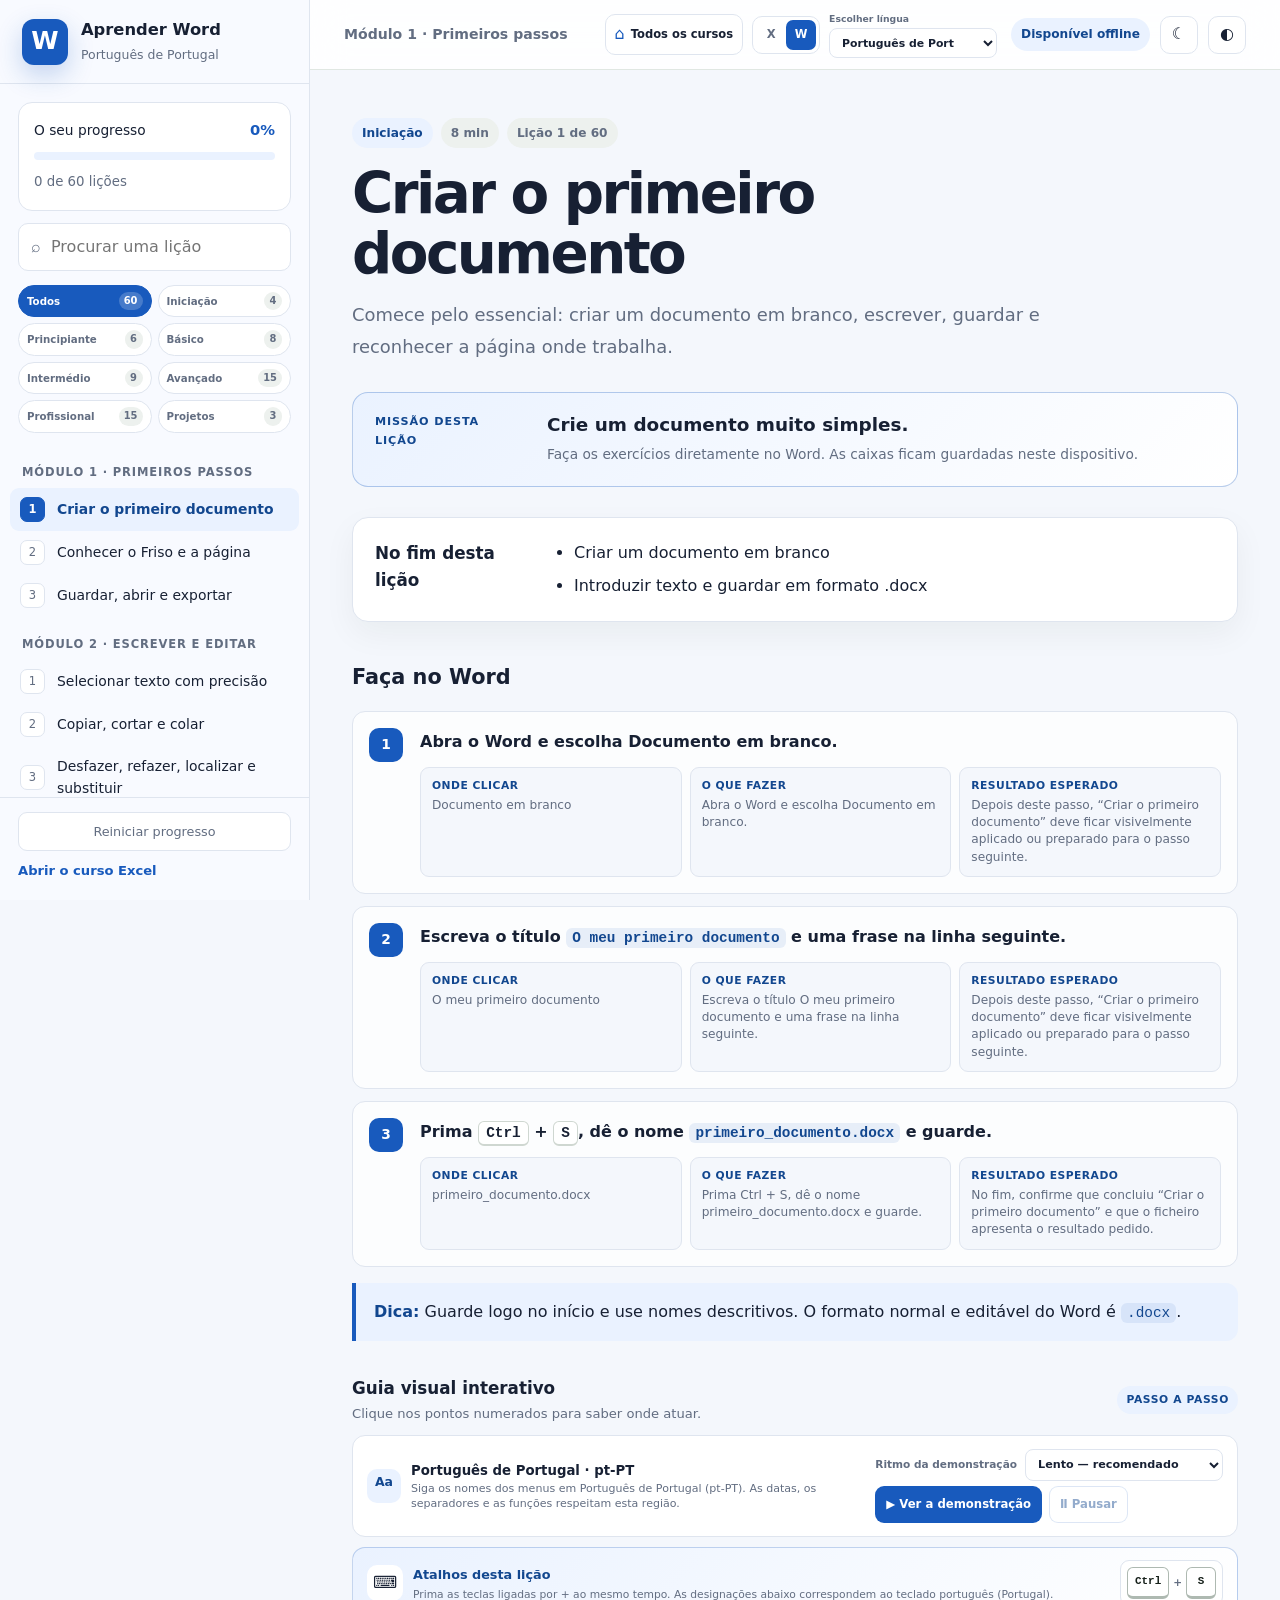
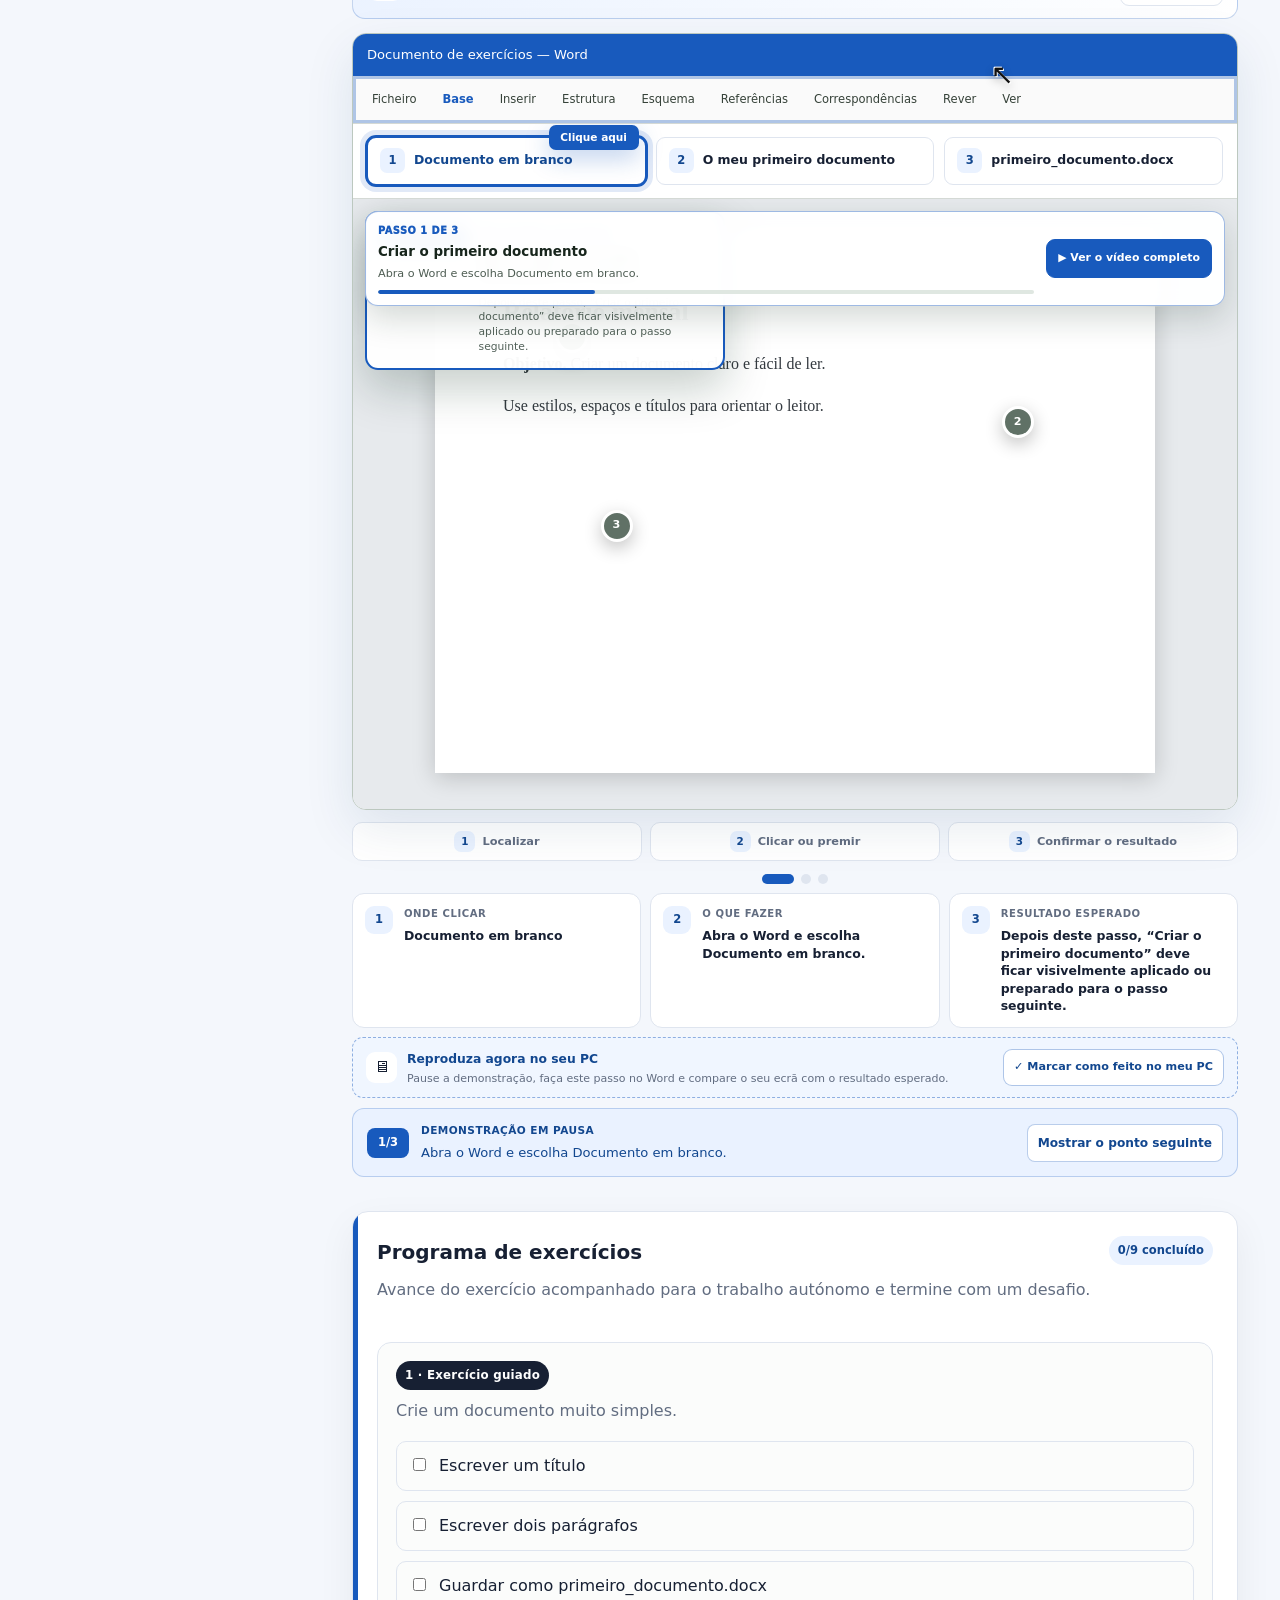
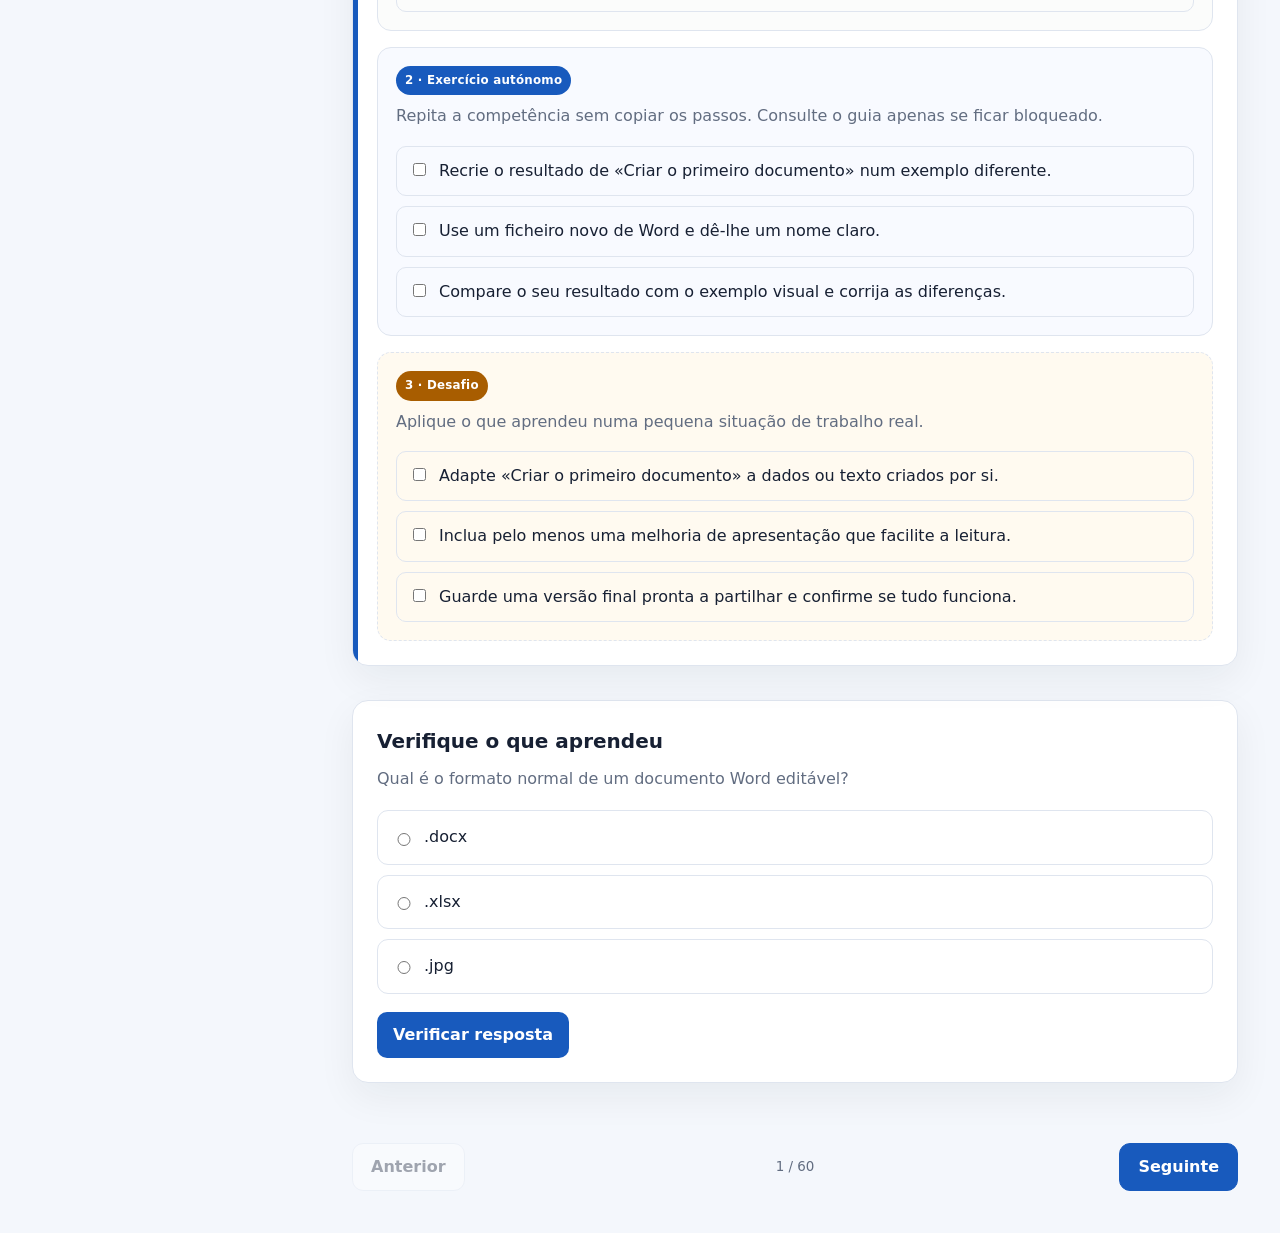
<file: pt-PT/index.html>
<!doctype html>
<html lang="pt-PT" data-theme="word">
<head>
  <meta charset="utf-8">
  <meta name="viewport" content="width=device-width, initial-scale=1">
  <meta name="description" content="Curso interativo de Microsoft Word do nível inicial ao avançado, em Português de Portugal.">
  <meta name="theme-color" content="#185abd">
  <title>Aprender Word — Curso interativo completo</title>
  <script>try{document.documentElement.dataset.colorScheme=localStorage.getItem('office-academy-color-scheme')||(matchMedia('(prefers-color-scheme: dark)').matches?'dark':'light')}catch{document.documentElement.dataset.colorScheme='light'}</script>
  <link rel="icon" type="image/svg+xml" href="data:image/svg+xml,%3Csvg xmlns='http://www.w3.org/2000/svg' viewBox='0 0 64 64'%3E%3Crect width='64' height='64' rx='14' fill='%23185abd'/%3E%3Cpath fill='white' d='M13 14h28v8h10v28H13V14zm9 10 4 17h6l3-11 3 11h6l4-17h-6l-2 11-3-11h-5l-3 11-2-11h-5z'/%3E%3C/svg%3E">
  <style>
:root {
  --accent: #107c41;
  --accent-dark: #0b5d31;
  --accent-soft: #e9f6ef;
  --accent-rgb: 16, 124, 65;
  --ink: #17211b;
  --muted: #647067;
  --line: #dde5df;
  --paper: #ffffff;
  --canvas: #f3f7f4;
  --sidebar: #f8faf8;
  --danger: #b42318;
  --warning: #a15c00;
  --shadow: 0 18px 50px rgba(24, 48, 32, .10);
}

html[data-theme="word"] {
  --accent: #185abd;
  --accent-dark: #12478f;
  --accent-soft: #eaf2ff;
  --accent-rgb: 24, 90, 189;
  --ink: #172033;
  --muted: #626d81;
  --line: #dfe5ef;
  --canvas: #f4f7fc;
  --sidebar: #f8faff;
  --shadow: 0 18px 50px rgba(24, 55, 96, .10);
}

html[data-color-scheme="dark"] {
  color-scheme: dark;
  --accent: #35c77a;
  --accent-dark: #8aefb6;
  --accent-soft: #173b28;
  --accent-rgb: 53, 199, 122;
  --ink: #f2f8f4;
  --muted: #b8c8be;
  --line: #35483c;
  --paper: #17221b;
  --canvas: #0c1410;
  --sidebar: #111b15;
  --danger: #ff958d;
  --warning: #ffc56f;
  --shadow: 0 18px 50px rgba(0, 0, 0, .34);
}

html[data-theme="word"][data-color-scheme="dark"] {
  --accent: #69a8ff;
  --accent-dark: #b6d4ff;
  --accent-soft: #172f52;
  --accent-rgb: 105, 168, 255;
  --ink: #f4f7ff;
  --muted: #bdc8dc;
  --line: #354158;
  --paper: #171e2b;
  --canvas: #0c111b;
  --sidebar: #111725;
}

* { box-sizing: border-box; }
html { font-size: 16px; scroll-behavior: smooth; }
body {
  margin: 0;
  color: var(--ink);
  background: var(--canvas);
  font: 400 1rem/1.65 "Segoe UI", system-ui, -apple-system, sans-serif;
}
button, input { font: inherit; }
button, a { -webkit-tap-highlight-color: transparent; }
button:focus-visible, a:focus-visible, input:focus-visible, [tabindex]:focus-visible {
  outline: 3px solid rgba(var(--accent-rgb), .28);
  outline-offset: 3px;
}

.app-shell { min-height: 100vh; display: block; }
.sidebar {
  position: fixed; inset: 0 auto 0 0; z-index: 30;
  width: 310px; display: flex; flex-direction: column;
  border-right: 1px solid var(--line); background: var(--sidebar);
}
.brand { height: 84px; padding: 18px 22px; display: flex; align-items: center; gap: 13px; border-bottom: 1px solid var(--line); }
.brand-mark { width: 46px; height: 46px; border-radius: 12px; display: grid; place-items: center; color: #fff; background: var(--accent); font-size: 1.55rem; font-weight: 800; box-shadow: 0 10px 26px rgba(var(--accent-rgb), .24); }
.brand strong, .brand span { display: block; }
.brand strong { font-size: 1.02rem; }
.brand span { margin-top: 1px; color: var(--muted); font-size: .78rem; }
.progress-card { margin: 18px 18px 12px; padding: 15px; border: 1px solid var(--line); border-radius: 14px; background: var(--paper); }
.progress-copy { display: flex; align-items: center; justify-content: space-between; gap: 12px; font-size: .86rem; }
.progress-copy strong { color: var(--accent); font-size: .92rem; }
.progress-track { height: 8px; overflow: hidden; margin: 10px 0 8px; border-radius: 999px; background: var(--accent-soft); }
.progress-track span { display: block; width: 0; height: 100%; border-radius: inherit; background: linear-gradient(90deg, var(--accent), #4cc681); transition: width .35s ease; }
html[data-theme="word"] .progress-track span { background: linear-gradient(90deg, var(--accent), #5aa3ff); }
.progress-card small { color: var(--muted); }
.search-box { margin: 0 18px 12px; display: flex; align-items: center; gap: 8px; padding: 9px 12px; border: 1px solid var(--line); border-radius: 10px; background: var(--paper); color: var(--muted); }
.search-box:focus-within { border-color: var(--accent); box-shadow: 0 0 0 3px rgba(var(--accent-rgb), .10); }
.search-box input { min-width: 0; width: 100%; border: 0; outline: 0; background: transparent; color: var(--ink); }
.level-filter { flex: 0 0 auto; display: grid; grid-template-columns: repeat(2, minmax(0, 1fr)); gap: 6px; margin: 0 18px 10px; padding: 2px 0 6px; }
.level-chip { min-width: 0; display: inline-flex; align-items: center; justify-content: space-between; gap: 5px; padding: 6px 8px; border: 1px solid var(--line); border-radius: 999px; background: var(--paper); color: var(--muted); cursor: pointer; font-size: .64rem; font-weight: 800; white-space: nowrap; }
.level-chip span { min-width: 18px; padding: 1px 5px; border-radius: 999px; background: #edf1ee; text-align: center; font-size: .62rem; }
.level-chip.active { border-color: var(--accent); background: var(--accent); color: #fff; }
.level-chip.active span { background: rgba(255,255,255,.2); color: #fff; }
.course-nav { flex: 1 1 auto; min-height: 0; overflow-y: auto; padding: 0 10px 20px; scrollbar-width: thin; }
.module-group { margin: 6px 0 10px; }
.module-title { padding: 8px 12px 6px; color: var(--muted); font-size: .72rem; font-weight: 800; letter-spacing: .075em; text-transform: uppercase; }
.lesson-link { width: 100%; display: grid; grid-template-columns: 28px 1fr auto; align-items: center; gap: 9px; padding: 9px 10px; border: 0; border-radius: 9px; background: transparent; color: var(--ink); cursor: pointer; text-align: left; font-size: .87rem; }
.lesson-link:hover { background: rgba(var(--accent-rgb), .07); }
.lesson-link.active { background: var(--accent-soft); color: var(--accent-dark); font-weight: 700; }
.lesson-num { width: 25px; height: 25px; display: grid; place-items: center; border: 1px solid var(--line); border-radius: 7px; background: var(--paper); color: var(--muted); font-size: .72rem; }
.lesson-link.active .lesson-num { border-color: var(--accent); background: var(--accent); color: #fff; }
.lesson-check { color: var(--accent); font-weight: 800; }
.sidebar-footer { margin-top: auto; padding: 14px 18px 18px; display: grid; gap: 9px; border-top: 1px solid var(--line); background: var(--sidebar); }
.sidebar-footer a { color: var(--accent); font-size: .82rem; font-weight: 700; text-decoration: none; }
.ghost-button { width: 100%; padding: 8px 10px; border: 1px solid var(--line); border-radius: 9px; background: var(--paper); color: var(--muted); cursor: pointer; font-size: .8rem; }
.ghost-button:hover { color: var(--danger); border-color: #f2bbb6; }

.main { min-width: 0; margin-left: 310px; }
.topbar { position: sticky; top: 0; z-index: 20; height: 70px; display: flex; align-items: center; justify-content: space-between; padding: 0 34px; border-bottom: 1px solid rgba(221,229,223,.9); background: rgba(255,255,255,.88); backdrop-filter: blur(18px); }
.crumb { color: var(--muted); font-size: .88rem; font-weight: 700; }
.top-actions { display: flex; align-items: center; gap: 10px; }
.global-navigation { display: flex; align-items: center; gap: 9px; margin-left: auto; margin-right: 14px; }
.portal-home { min-height: 38px; display: inline-flex; align-items: center; gap: 6px; padding: 6px 9px; border: 1px solid var(--line); border-radius: 10px; background: var(--paper); color: var(--ink); text-decoration: none; font-size: .72rem; }
.portal-home span { color: var(--accent); font-size: 1rem; }
.course-switch { display: flex; padding: 3px; border: 1px solid var(--line); border-radius: 10px; background: var(--paper); }
.course-switch a, .course-switch strong { width: 30px; height: 30px; display: grid; place-items: center; border-radius: 7px; color: var(--muted); text-decoration: none; font-size: .72rem; font-weight: 900; }
.course-switch strong { background: var(--accent); color: #fff; }
.language-switcher { display: grid; gap: 2px; color: var(--muted); font-size: .58rem; font-weight: 800; }
.language-switcher select { max-width: 168px; min-height: 30px; padding: 4px 26px 4px 8px; border: 1px solid var(--line); border-radius: 8px; background: var(--paper); color: var(--ink); font: inherit; font-size: .68rem; font-weight: 800; }
.offline-pill { padding: 6px 10px; border-radius: 999px; color: var(--accent-dark); background: var(--accent-soft); font-size: .76rem; font-weight: 700; }
.icon-button { width: 38px; height: 38px; display: grid; place-items: center; border: 1px solid var(--line); border-radius: 10px; background: var(--paper); color: var(--ink); cursor: pointer; }
.menu-button { display: none; }

.lesson { max-width: 980px; min-height: calc(100vh - 160px); margin: 0 auto; padding: 48px 42px 60px; }
.eyebrow { display: flex; flex-wrap: wrap; align-items: center; gap: 8px; margin-bottom: 16px; }
.tag { display: inline-flex; align-items: center; padding: 5px 10px; border-radius: 999px; background: var(--accent-soft); color: var(--accent-dark); font-size: .76rem; font-weight: 800; }
.tag.neutral { background: #edf1ee; color: var(--muted); }
.lesson h1 { max-width: 800px; margin: 0 0 16px; font-size: clamp(2rem, 4.4vw, 3.65rem); line-height: 1.06; letter-spacing: -.045em; }
.lead { max-width: 780px; margin: 0 0 30px; color: var(--muted); font-size: 1.12rem; line-height: 1.75; }
.mission-card { display: grid; grid-template-columns: 150px 1fr; gap: 22px; align-items: start; margin: 22px 0 30px; padding: 20px 22px; border: 1px solid rgba(var(--accent-rgb), .3); border-radius: 16px; background: linear-gradient(135deg, var(--accent-soft), #fff); }
.mission-card > span { color: var(--accent-dark); font-size: .7rem; font-weight: 900; letter-spacing: .08em; }
.mission-card h2 { margin: 0 0 5px; font-size: 1.15rem; line-height: 1.35; }
.mission-card p { margin: 0; color: var(--muted); font-size: .86rem; }
.learning-card { display: grid; grid-template-columns: 155px 1fr; gap: 24px; margin: 30px 0; padding: 22px; border: 1px solid var(--line); border-radius: 16px; background: var(--paper); box-shadow: 0 12px 32px rgba(20,40,26,.05); }
.learning-card h2, .section-title { margin: 0; font-size: 1.05rem; }
.learning-card ul { margin: 0; padding-left: 20px; }
.learning-card li + li { margin-top: 7px; }
.section { margin-top: 38px; }
.section-title { margin-bottom: 16px; font-size: 1.3rem; }
.steps { display: grid; gap: 12px; }
.step { display: grid; grid-template-columns: 38px 1fr; gap: 13px; align-items: start; padding: 16px; border: 1px solid var(--line); border-radius: 13px; background: rgba(255,255,255,.72); }
.step-number { width: 34px; height: 34px; display: grid; place-items: center; border-radius: 10px; background: var(--accent); color: #fff; font-size: .86rem; font-weight: 800; }
.step p { margin: 2px 0 0; }
.step-content { min-width: 0; }
.step-main { font-weight: 650; line-height: 1.55; }
.step-guidance { display: grid; grid-template-columns: repeat(3, minmax(0, 1fr)); gap: 8px; margin-top: 12px; }
.step-guidance span { min-width: 0; padding: 10px 11px; border: 1px solid var(--line); border-radius: 9px; background: var(--canvas); color: var(--muted); font-size: .76rem; line-height: 1.42; }
.step-guidance b { display: block; margin-bottom: 4px; color: var(--accent-dark); font-size: .67rem; font-weight: 900; letter-spacing: .045em; text-transform: uppercase; }
.tip { margin-top: 16px; padding: 16px 18px; border-left: 4px solid var(--accent); border-radius: 0 12px 12px 0; background: var(--accent-soft); }
.tip strong { color: var(--accent-dark); }
kbd, code { border-radius: 6px; font-family: Consolas, monospace; font-size: .9em; }
kbd { padding: 3px 7px; border: 1px solid #cfd7d1; border-bottom-width: 2px; background: #fff; }
code { padding: 2px 6px; background: rgba(var(--accent-rgb), .09); color: var(--accent-dark); }

.real-shot { margin: 34px 0 8px; border: 1px solid var(--line); border-radius: 16px; overflow: hidden; background: var(--paper); box-shadow: var(--shadow); }
.shot-header { display: flex; align-items: center; justify-content: space-between; gap: 12px; padding: 12px 15px; border-bottom: 1px solid var(--line); background: #f8faf8; }
.shot-header strong { font-size: .88rem; }
.shot-header span { color: var(--muted); font-size: .72rem; }
.real-shot button { width: 100%; display: block; padding: 24px; border: 0; background: #fff; cursor: zoom-in; }
.real-shot img { display: block; max-width: 100%; max-height: 510px; margin: 0 auto; object-fit: contain; }
.real-shot figcaption { padding: 12px 16px 15px; border-top: 1px solid var(--line); color: var(--muted); font-size: .78rem; }
.real-shot figcaption a { color: var(--accent); }

.office-preview { position: relative; margin: 14px 0 0; overflow: hidden; border: 1px solid #bcc8bf; border-radius: 14px; background: #fff; box-shadow: var(--shadow); }
.guided-block { margin-top: 34px; }
.guide-heading { display: flex; align-items: center; justify-content: space-between; gap: 16px; margin-bottom: 10px; }
.guide-heading strong, .guide-heading span { display: block; }
.guide-heading strong { font-size: 1.05rem; }
.guide-heading div > span { color: var(--muted); font-size: .82rem; }
.live-badge { flex: 0 0 auto; padding: 5px 9px; border-radius: 999px; background: var(--accent-soft); color: var(--accent-dark); font-size: .67rem; font-weight: 900; letter-spacing: .06em; }
.demo-toolbar { display: flex; align-items: center; justify-content: space-between; gap: 16px; padding: 13px 14px; border: 1px solid var(--line); border-radius: 13px; background: var(--paper); }
.locale-card { min-width: 0; display: grid; grid-template-columns: auto 1fr; column-gap: 10px; align-items: center; }
.locale-card > span { grid-row: 1 / 3; width: 34px; height: 34px; display: grid; place-items: center; overflow: hidden; border-radius: 10px; background: var(--accent-soft); color: transparent; font-size: 0; }
.locale-card > span::before { content: "Aa"; color: var(--accent-dark); font-size: .78rem; font-weight: 900; }
.locale-card strong { color: var(--ink); font-size: .83rem; }
.locale-card small { color: var(--muted); font-size: .69rem; line-height: 1.35; }
.demo-buttons { flex: 0 0 auto; display: flex; gap: 7px; }
.demo-buttons button { padding: 8px 10px; border: 1px solid rgba(var(--accent-rgb), .32); border-radius: 9px; background: var(--accent); color: #fff; cursor: pointer; font-size: .73rem; font-weight: 850; }
.demo-buttons button + button { background: var(--paper); color: var(--accent-dark); }
.demo-buttons button:disabled { cursor: not-allowed; opacity: .45; }
.demo-control-group { flex: 0 0 auto; display: grid; grid-template-columns: auto auto; align-items: center; gap: 5px 8px; }
.demo-control-group > label { color: var(--muted); font-size: .66rem; font-weight: 850; }
.demo-control-group > select { min-height: 32px; padding: 5px 27px 5px 8px; border: 1px solid var(--line); border-radius: 8px; background: var(--paper); color: var(--ink); font: inherit; font-size: .7rem; font-weight: 800; }
.demo-control-group .demo-buttons { grid-column: 1 / -1; }
.keyboard-coach { display: flex; align-items: center; justify-content: space-between; gap: 16px; margin-top: 10px; padding: 12px 14px; border: 1px solid rgba(var(--accent-rgb), .25); border-radius: 13px; background: linear-gradient(135deg, var(--accent-soft), var(--paper)); }
.keyboard-heading { min-width: 0; display: flex; align-items: center; gap: 10px; }
.keyboard-heading > span { width: 36px; height: 36px; flex: 0 0 auto; display: grid; place-items: center; border-radius: 10px; background: var(--paper); font-size: 1.05rem; }
.keyboard-heading p { margin: 0; }
.keyboard-heading strong, .keyboard-heading small { display: block; }
.keyboard-heading strong { color: var(--accent-dark); font-size: .8rem; }
.keyboard-heading small { margin-top: 3px; color: var(--muted); font-size: .67rem; line-height: 1.35; }
.keyboard-combos { flex: 0 1 auto; display: flex; flex-wrap: wrap; justify-content: flex-end; gap: 7px; }
.keyboard-combo { display: inline-flex; align-items: center; gap: 4px; padding: 6px; border: 1px solid var(--line); border-radius: 9px; background: var(--paper); }
.keyboard-combo kbd { min-width: 30px; padding: 5px 7px; border: 1px solid #aeb9b1; border-bottom-width: 3px; background: #fff; color: #17211b; text-align: center; font-size: .68rem; font-weight: 900; }
.keyboard-combo i { color: var(--muted); font-size: .66rem; font-style: normal; font-weight: 900; }
.preview-titlebar { padding: 10px 14px; color: #fff; background: var(--accent); font-size: .82rem; }
.preview-ribbon { display: flex; gap: 6px; padding: 7px 9px; overflow-x: auto; border-bottom: 1px solid #d4d9d5; background: #fafafa; color: #364239; font-size: .72rem; }
.preview-ribbon strong { color: var(--accent); }
.preview-ribbon span { flex: 0 0 auto; padding: 5px 8px; border: 2px solid transparent; border-radius: 7px; }
.preview-ribbon .default-tab { color: var(--accent); font-weight: 800; }
.preview-ribbon .tab-active { border-color: var(--accent); background: var(--accent-soft); color: var(--accent-dark); font-weight: 900; animation: guidePulse 1.25s ease-in-out infinite; }
.guided-actions { display: flex; gap: 10px; padding: 13px 14px; overflow-x: auto; border-bottom: 1px solid #d4d9d5; background: #fff; }
.guided-actions .guide-target { position: relative; flex: 1 0 150px; min-height: 48px; display: flex; align-items: center; gap: 9px; padding: 8px 12px; border: 1px solid var(--line); border-radius: 9px; background: #fff; color: var(--ink); cursor: pointer; font-size: .78rem; font-weight: 700; text-align: left; }
.guided-actions .guide-target > span { width: 25px; height: 25px; flex: 0 0 auto; display: grid; place-items: center; border-radius: 7px; background: var(--accent-soft); color: var(--accent-dark); font-size: .72rem; font-weight: 900; }
.guide-target.guide-active { z-index: 2; color: var(--accent-dark); font-weight: 900; }
.guide-target.guide-active::before { content: ""; position: absolute; inset: -3px; border: 3px solid var(--accent); border-radius: 11px; box-shadow: 0 0 0 5px rgba(var(--accent-rgb), .13); animation: guidePulse 1.25s ease-in-out infinite; }
.guide-target.guide-active::after { content: attr(data-click-label); position: absolute; z-index: 5; right: 6px; top: -13px; min-width: 76px; padding: 4px 7px; border-radius: 7px; background: var(--accent); color: #fff; font-size: .66rem; font-weight: 800; text-align: center; white-space: nowrap; box-shadow: 0 8px 24px rgba(var(--accent-rgb), .28); }
@keyframes guidePulse { 50% { box-shadow: 0 0 0 10px rgba(var(--accent-rgb), .05); } }
.demo-cursor { --cursor-x: 92px; --cursor-y: 105px; position: absolute; z-index: 9; left: 0; top: 0; display: flex; align-items: center; gap: 3px; pointer-events: none; transform: translate(var(--cursor-x), var(--cursor-y)); transition: transform .55s cubic-bezier(.2,.8,.2,1); filter: drop-shadow(0 4px 4px rgba(0,0,0,.22)); }
.demo-cursor i { display: block; color: #111; font-size: 1.75rem; font-style: normal; line-height: 1; text-shadow: -1px -1px 0 #fff, 1px 1px 0 #fff; animation: cursorTap 1.35s ease-in-out infinite; }
.demo-cursor b { display: none; }
.demo-cursor::after { content: ""; position: absolute; left: -8px; top: -7px; width: 30px; height: 30px; border: 3px solid var(--accent); border-radius: 50%; opacity: 0; transform: scale(.35); }
@keyframes cursorTap { 45%, 60% { transform: translate(-3px, -3px) scale(.88); } }
@keyframes cursorClickRing { 0%, 34% { opacity: 0; transform: scale(.35); } 46% { opacity: .9; } 66%, 100% { opacity: 0; transform: scale(1.45); } }
.result-stamp { position: absolute; z-index: 8; right: 18px; bottom: 18px; padding: 8px 11px; border-radius: 9px; background: #0b6836; color: #fff; font-size: .72rem; font-weight: 900; opacity: 0; transform: translateY(8px) scale(.92); box-shadow: 0 10px 28px rgba(11,104,54,.28); }
.guided-block:not(.is-playing) .demo-cursor i { animation-play-state: paused; }
.guided-block.is-playing .keyboard-combo kbd { animation: keyPress var(--demo-duration, 5.6s) ease-in-out infinite; animation-delay: calc(var(--key-order) * .12s); }
.guided-block.is-playing .result-stamp { animation: resultStamp var(--demo-duration, 5.6s) ease-in-out infinite; }
.guided-block.is-playing .demo-cursor::after { animation: cursorClickRing var(--demo-duration, 5.6s) ease-out infinite; }
.guided-block.is-playing .cell.selected,
.guided-block.is-playing .word-page { animation: workspaceResult var(--demo-duration, 5.6s) ease-in-out infinite; }
@keyframes keyPress { 18%, 35% { transform: translateY(2px); border-bottom-width: 1px; background: var(--accent-soft); } }
@keyframes resultStamp { 0%, 60% { opacity: 0; transform: translateY(8px) scale(.92); } 72%, 92% { opacity: 1; transform: translateY(0) scale(1); } 100% { opacity: 0; } }
@keyframes workspaceResult { 0%, 64%, 100% { filter: none; } 76%, 92% { filter: saturate(1.2) drop-shadow(0 0 9px rgba(var(--accent-rgb), .22)); } }
.office-preview[data-demo-zone="ribbon"] .preview-ribbon,
.office-preview[data-demo-zone="workspace"] .scene,
.office-preview[data-demo-zone="workspace"] .word-page-wrap,
.office-preview[data-demo-zone="result"] .scene,
.office-preview[data-demo-zone="result"] .word-page-wrap { box-shadow: inset 0 0 0 3px rgba(var(--accent-rgb), .33); }
.guide-progress { display: flex; justify-content: center; gap: 7px; margin: 13px 0 9px; }
.guide-dot { width: 10px; height: 10px; padding: 0; border: 0; border-radius: 999px; background: var(--line); cursor: pointer; transition: width .2s ease, background .2s ease; }
.guide-dot.active { width: 32px; background: var(--accent); }
.guide-dot.guide-complete:not(.active) { background: #0b6836; }
.guide-target.guide-complete > span { background: #0b6836; color: #fff; }
.animation-flow { display: grid; grid-template-columns: repeat(3, minmax(0, 1fr)); gap: 8px; margin-top: 12px; }
.animation-flow span { display: flex; align-items: center; justify-content: center; gap: 7px; padding: 8px; border: 1px solid var(--line); border-radius: 10px; background: var(--paper); color: var(--muted); font-size: .71rem; font-weight: 850; }
.animation-flow i { width: 21px; height: 21px; display: grid; place-items: center; border-radius: 7px; background: var(--accent-soft); color: var(--accent-dark); font-size: .65rem; font-style: normal; }
.guided-block.is-playing .animation-flow span { animation: flowStep var(--demo-duration, 5.6s) ease-in-out infinite; }
.guided-block.is-playing .animation-flow span:nth-child(2) { animation-delay: var(--demo-phase-two, 1.7s); }
.guided-block.is-playing .animation-flow span:nth-child(3) { animation-delay: var(--demo-phase-three, 3.4s); }
@keyframes flowStep { 0%, 22% { border-color: var(--accent); background: var(--accent-soft); color: var(--accent-dark); transform: translateY(-2px); } 32%, 100% { border-color: var(--line); background: var(--paper); color: var(--muted); transform: none; } }
.instruction-panel { display: grid; grid-template-columns: repeat(3, minmax(0, 1fr)); gap: 9px; }
.instruction-panel > div { min-width: 0; display: grid; grid-template-columns: 30px 1fr; gap: 9px; padding: 12px; border: 1px solid var(--line); border-radius: 12px; background: var(--paper); }
.instruction-panel > div > span { width: 28px; height: 28px; display: grid; place-items: center; border-radius: 9px; background: var(--accent-soft); color: var(--accent-dark); font-size: .72rem; font-weight: 900; }
.instruction-panel p { min-width: 0; margin: 0; }
.instruction-panel b, .instruction-panel strong { display: block; }
.instruction-panel b { margin-bottom: 5px; color: var(--muted); font-size: .63rem; font-weight: 900; letter-spacing: .055em; text-transform: uppercase; }
.instruction-panel strong { color: var(--ink); font-size: .78rem; line-height: 1.4; }
.reproduce-bar { display: flex; align-items: center; gap: 10px; margin-top: 9px; padding: 11px 13px; border: 1px dashed rgba(var(--accent-rgb), .45); border-radius: 11px; background: color-mix(in srgb, var(--accent-soft) 70%, var(--paper)); }
.reproduce-bar > span { width: 31px; height: 31px; display: grid; place-items: center; border-radius: 9px; background: var(--paper); }
.reproduce-bar p { flex: 1; margin: 0; }
.reproduce-bar strong, .reproduce-bar small { display: block; }
.reproduce-bar strong { color: var(--accent-dark); font-size: .77rem; }
.reproduce-bar small { margin-top: 2px; color: var(--muted); font-size: .69rem; line-height: 1.4; }
.reproduce-bar button { flex: 0 0 auto; padding: 8px 10px; border: 1px solid rgba(var(--accent-rgb), .35); border-radius: 9px; background: var(--paper); color: var(--accent-dark); cursor: pointer; font-size: .7rem; font-weight: 850; }
.reproduce-bar button.done { border-color: #0b6836; background: #0b6836; color: #fff; }
.click-coach { display: grid; grid-template-columns: auto 1fr auto; align-items: center; gap: 12px; margin-top: 10px; padding: 13px 14px; border: 1px solid rgba(var(--accent-rgb), .24); border-radius: 12px; background: var(--accent-soft); }
.coach-count { width: 42px; height: 30px; display: grid; place-items: center; border-radius: 8px; background: var(--accent); color: #fff; font-size: .72rem; font-weight: 900; }
.click-coach p { margin: 0; color: var(--accent-dark); font-size: .82rem; }
.click-coach p strong, .click-coach p span { display: block; }
.click-coach p strong { margin-bottom: 2px; font-size: .66rem; letter-spacing: .04em; text-transform: uppercase; }
.click-coach button { padding: 8px 10px; border: 1px solid rgba(var(--accent-rgb), .3); border-radius: 8px; background: #fff; color: var(--accent-dark); cursor: pointer; font-size: .76rem; font-weight: 800; }
.visual-workspace { position: relative; min-height: 470px; overflow: hidden; background: #fff; }
.scene { min-height: 470px; background: #fff; }
.workbook-scene { position: relative; }
.sheet-shell { position: relative; min-width: 0; background: #fff; }
.sheet-commandbar { min-height: 43px; display: grid; grid-template-columns: 142px 1fr; align-items: stretch; border-bottom: 1px solid #cbd5ce; background: #f7f8f7; color: #364239; }
.name-box { display: flex; align-items: center; justify-content: space-between; gap: 7px; padding: 6px 10px; border-right: 1px solid #cbd5ce; font-size: .64rem; font-weight: 800; }
.name-box strong { min-width: 34px; padding: 4px 6px; border: 1px solid #bbc7bf; border-radius: 4px; background: #fff; color: var(--accent); text-align: center; font-size: .78rem; }
.formula-input { min-width: 0; display: grid; grid-template-columns: 38px 1fr; align-items: center; font: .75rem Consolas, monospace; }
.formula-input b { display: grid; place-items: center; align-self: stretch; border-right: 1px solid #cbd5ce; color: var(--accent); font-style: italic; }
.formula-input span { min-width: 0; overflow: hidden; padding: 7px 10px; text-overflow: ellipsis; white-space: nowrap; }
.sheet-viewport { height: 392px; overflow: auto; scrollbar-color: #a8b9ad #eef3ef; }
.sheet { display: grid; grid-template-columns: 42px repeat(8, minmax(108px, 1fr)); min-width: 960px; }
.sheet-tabs { min-height: 36px; display: flex; align-items: center; gap: 3px; padding: 0 9px; border-top: 1px solid #cbd5ce; background: #f5f7f5; color: #536159; font-size: .69rem; }
.sheet-tabs strong { width: 28px; font-size: 1.05rem; text-align: center; }
.sheet-tabs span { min-width: 100px; padding: 7px 12px; text-align: center; }
.sheet-tabs span.active { border-bottom: 3px solid var(--accent); background: #fff; color: var(--accent-dark); font-weight: 850; }
.chart-scene { padding: 24px; background: linear-gradient(180deg, #fff, #f5f8f6); }
.kpi-row { display: grid; grid-template-columns: repeat(3, 1fr); gap: 10px; margin-bottom: 20px; }
.kpi-row span { padding: 10px; border: 1px solid var(--line); border-radius: 9px; color: var(--muted); font-size: .7rem; }
.kpi-row b { display: block; color: var(--ink); font-size: 1.1rem; }
.mini-chart { height: 110px; display: flex; align-items: end; gap: 14px; padding: 8px 16px 0; border-left: 1px solid #cdd6cf; border-bottom: 1px solid #cdd6cf; }
.mini-chart i { flex: 1; max-width: 70px; border-radius: 6px 6px 0 0; background: linear-gradient(180deg, #4fc17b, var(--accent)); }
.sheet-object { position: absolute; z-index: 4; top: 82px; right: 24px; width: min(470px, 58%); padding: 18px; border: 1px solid #b8c6bd; border-radius: 10px; background: rgba(255,255,255,.97); box-shadow: 0 16px 42px rgba(18,45,29,.2); pointer-events: none; }
.pivot-object { display: grid; grid-template-columns: 1fr 155px; gap: 12px; }
.pivot-scene { display: grid; grid-template-columns: 1fr 180px; gap: 20px; padding: 22px; background: #f7f9f7; }
.pivot-grid { display: grid; grid-template-columns: 1fr auto; border: 1px solid var(--line); background: #fff; }
.pivot-grid > * { padding: 8px 10px; border-right: 1px solid var(--line); border-bottom: 1px solid var(--line); font-size: .78rem; }
.pivot-grid b { background: var(--accent-soft); color: var(--accent-dark); }
.field-list, .query-steps { display: grid; align-content: start; gap: 7px; padding: 12px; border: 1px solid var(--line); border-radius: 8px; background: #fff; font-size: .72rem; }
.field-list span, .query-steps span { padding: 5px 7px; border-radius: 5px; background: #f1f4f2; }
.data-scene { display: grid; grid-template-columns: 190px minmax(0, 1fr); }
.data-scene .query-steps { border-width: 0 1px 0 0; border-radius: 0; }
.query-steps .active { background: var(--accent-soft); color: var(--accent-dark); font-weight: 800; }
.cell { min-height: 41px; display: flex; align-items: center; padding: 6px 9px; border-right: 1px solid #dbe2dd; border-bottom: 1px solid #dbe2dd; font-size: .77rem; white-space: nowrap; }
.cell.head, .cell.rowhead { justify-content: center; background: #f2f4f2; color: #5c665f; font-weight: 700; }
.cell.head.axis-active { position: relative; z-index: 2; background: color-mix(in srgb, var(--accent-soft) 82%, #fff); color: var(--accent-dark); box-shadow: inset 0 -3px 0 var(--accent); }
.cell.selected { position: relative; z-index: 5; outline: 3px solid var(--accent); outline-offset: -3px; background: color-mix(in srgb, var(--accent-soft) 82%, #fff); box-shadow: 0 0 0 4px rgba(var(--accent-rgb), .16); font-weight: 850; }
.cell.selected::before { content: ""; position: absolute; right: -5px; bottom: -5px; width: 8px; height: 8px; border: 2px solid #fff; background: var(--accent); }
.cell.selected::after { content: attr(data-guide-label); position: absolute; z-index: 8; left: 50%; bottom: calc(100% + 7px); transform: translateX(-50%); padding: 5px 8px; border-radius: 7px; background: var(--accent); color: #fff; font-size: .63rem; font-weight: 900; white-space: nowrap; box-shadow: 0 8px 22px rgba(var(--accent-rgb), .3); }
.workspace-instruction { --guide-x: auto; --guide-y: auto; position: absolute; z-index: 12; right: 18px; bottom: 18px; width: min(360px, calc(100% - 36px)); display: grid; grid-template-columns: auto 1fr; gap: 10px; padding: 13px; border: 2px solid var(--accent); border-radius: 13px; background: rgba(255,255,255,.97); color: #1d2a22; box-shadow: 0 18px 46px rgba(9,45,25,.23); pointer-events: none; }
.workspace-instruction.anchored { left: var(--guide-x); top: var(--guide-y); right: auto; bottom: auto; }
.workspace-step { align-self: start; padding: 5px 8px; border-radius: 8px; background: var(--accent); color: #fff; font-size: .64rem; font-weight: 900; white-space: nowrap; }
.workspace-instruction div { min-width: 0; }
.workspace-instruction b, .workspace-instruction strong, .workspace-instruction small { display: block; }
.workspace-instruction b { overflow: hidden; color: var(--accent-dark); font-size: .67rem; text-overflow: ellipsis; white-space: nowrap; }
.workspace-instruction strong { margin-top: 4px; font-size: .79rem; line-height: 1.4; }
.workspace-instruction small { margin-top: 6px; padding-top: 6px; border-top: 1px solid #dbe5de; color: #526159; font-size: .67rem; line-height: 1.38; }
.workspace-movie-bar { position: absolute; z-index: 15; left: 12px; right: 12px; top: 12px; min-height: 78px; display: grid; grid-template-columns: minmax(0, 1fr) auto; align-items: center; gap: 12px; padding: 11px 12px; border: 1px solid rgba(var(--accent-rgb), .42); border-radius: 13px; background: rgba(255,255,255,.96); color: #17251c; box-shadow: 0 12px 32px rgba(15,42,25,.18); pointer-events: none; backdrop-filter: blur(8px); }
.movie-copy { min-width: 0; }
.movie-copy > span { display: block; margin-bottom: 2px; color: var(--accent); font-size: .61rem; font-weight: 950; letter-spacing: .055em; text-transform: uppercase; }
.movie-copy strong, .movie-copy small { display: block; overflow: hidden; text-overflow: ellipsis; white-space: nowrap; }
.movie-copy strong { font-size: .84rem; }
.movie-copy small { margin-top: 2px; color: #4d5c52; font-size: .7rem; }
.movie-progress { height: 4px; margin-top: 7px; overflow: hidden; border-radius: 999px; background: #dfe7e1; }
.movie-progress i { display: block; width: 0; height: 100%; border-radius: inherit; background: var(--accent); transition: width .45s ease; }
.movie-buttons { display: flex; align-items: center; gap: 6px; pointer-events: auto; }
.movie-buttons button { min-height: 39px; padding: 8px 11px; border: 1px solid var(--accent); border-radius: 9px; background: var(--accent); color: #fff; cursor: pointer; font-size: .68rem; font-weight: 900; white-space: nowrap; }
.movie-buttons button + button { border-color: #b9c5bd; background: #fff; color: #35443a; }
.guided-block.is-movie > .guide-heading,
.guided-block.is-movie > .demo-toolbar,
.guided-block.is-movie > .keyboard-coach,
.guided-block.is-movie > .animation-flow,
.guided-block.is-movie > .guide-progress,
.guided-block.is-movie > .instruction-panel,
.guided-block.is-movie > .reproduce-bar,
.guided-block.is-movie > .click-coach,
.guided-block.is-movie .guided-actions { display: none; }
.guided-block.is-movie .office-preview { border-radius: 16px; box-shadow: 0 24px 65px rgba(13,45,25,.2); }
.guided-block.is-movie .visual-workspace { min-height: 560px; }
.guided-block.is-movie .scene { min-height: 560px; }
.guided-block.is-movie .sheet-viewport { height: 482px; }
.guided-block.is-movie .workspace-movie-bar { border-width: 2px; }
.guided-block.is-movie .workspace-instruction,
.guided-block.is-movie .workspace-instruction.anchored { left: 14px; top: auto; right: 14px; bottom: 14px; width: min(620px, calc(100% - 28px)); }
.guided-block.is-movie .workspace-instruction small { display: none; }
.guided-block.is-movie .workspace-pin:not(.active) { opacity: .18; transform: scale(.8); }
.guided-block.is-movie .workspace-pin.active { animation: guidePulse 1.25s ease-in-out infinite; }
.workspace-pins { position: absolute; inset: 0; z-index: 9; pointer-events: none; }
.workspace-pin { position: absolute; width: 32px; height: 32px; display: grid; place-items: center; padding: 0; border: 3px solid #fff; border-radius: 50%; background: #607166; color: #fff; box-shadow: 0 6px 18px rgba(0,0,0,.24); cursor: pointer; pointer-events: auto; font-size: .7rem; font-weight: 900; }
.workspace-pin:nth-child(1) { left: 23%; top: 20%; }
.workspace-pin:nth-child(2) { right: 23%; top: 34%; }
.workspace-pin:nth-child(3) { left: 28%; top: 51%; }
.workspace-pin:nth-child(4) { right: 27%; top: 66%; }
.workspace-pin:nth-child(5) { left: 37%; top: 78%; }
.excel-pins .workspace-pin:nth-child(1) { left: 9%; top: 30%; }
.excel-pins .workspace-pin:nth-child(2) { left: 29%; top: 42%; }
.excel-pins .workspace-pin:nth-child(3) { left: 49%; top: 54%; }
.excel-pins .workspace-pin:nth-child(4) { left: 69%; top: 65%; }
.excel-pins .workspace-pin:nth-child(5) { left: 83%; top: 75%; }
.workspace-pin.active { z-index: 10; background: var(--accent); transform: scale(1.22); box-shadow: 0 0 0 7px rgba(var(--accent-rgb), .2), 0 8px 22px rgba(0,0,0,.28); }
.workspace-pin.complete:not(.active) { background: #0b6836; }
.word-page-wrap { min-height: 610px; padding: 34px; background: #e7eaed; }
.word-page { max-width: 720px; min-height: 540px; margin: auto; padding: 58px 68px; box-shadow: 0 5px 22px rgba(0,0,0,.18); background: #fff; }
.word-page h3 { margin: 0 0 18px; color: #233; font-family: Georgia, serif; font-size: 1.6rem; }
.word-page p { color: #343a40; font-family: Georgia, serif; }
.word-page h4 { margin: 12px 0 9px; color: #29384b; }
.toc-page p { display: flex; justify-content: space-between; border-bottom: 1px dotted #8d99a8; font-size: .85rem; }
.toc-page small { color: #66758a; }
.doc-columns { display: grid; grid-template-columns: 1fr 1fr; gap: 20px; }
.image-placeholder { height: 105px; display: grid; place-items: center; border: 1px dashed #7792b5; border-radius: 5px; background: #e8f1fc; color: #40658f; font-size: .78rem; }
.visual-page small { display: block; margin-top: 6px; color: #66758a; font-size: .66rem; }
.doc-table { display: grid; grid-template-columns: 1fr 1fr; border: 1px solid #b8c6d7; font-size: .72rem; }
.doc-table > * { padding: 5px; border: 1px solid #d6dfe9; }
.review-page { position: relative; padding-right: 155px; }
.review-page mark { background: #d9ebff; border-bottom: 2px solid #2674c9; }
.comment-bubble { position: absolute; top: 105px; right: 18px; width: 125px; padding: 9px; border-left: 3px solid #d39b00; background: #fff5c9; color: #4f4531; font-size: .65rem; }
.comment-bubble span, .comment-bubble b { display: block; }
.layout-page { position: relative; padding-top: 60px; padding-bottom: 60px; }
.layout-page header, .layout-page footer { position: absolute; left: 52px; right: 52px; color: #63758c; font: .64rem "Segoe UI", sans-serif; }
.layout-page header { top: 24px; padding-bottom: 6px; border-bottom: 1px solid #cdd6e1; }
.layout-page footer { bottom: 24px; text-align: right; }
.form-page label { display: grid; gap: 4px; margin: 10px 0; color: #334155; font: .72rem "Segoe UI", sans-serif; font-weight: 700; }
.form-page label span { padding: 7px 9px; border: 1px solid #b6c3d3; background: #f8fafc; color: #64748b; font-weight: 400; }

.practice-card, .quiz-card { margin-top: 34px; padding: 24px; border: 1px solid var(--line); border-radius: 16px; background: var(--paper); box-shadow: 0 14px 38px rgba(25,42,31,.06); }
.practice-card { position: relative; overflow: hidden; }
.practice-card::before { content: ""; position: absolute; inset: 0 auto 0 0; width: 5px; background: var(--accent); }
.practice-card h2, .quiz-card h2 { margin: 0 0 8px; font-size: 1.25rem; }
.practice-heading { display: flex; align-items: start; justify-content: space-between; gap: 16px; }
.practice-heading p { margin-bottom: 0; }
.practice-heading > strong { flex: 0 0 auto; padding: 5px 9px; border-radius: 999px; background: var(--accent-soft); color: var(--accent-dark); font-size: .72rem; }
.practice-card p, .quiz-card > p { margin: 0 0 16px; color: var(--muted); }
.exercise-program { display: grid; gap: 16px; margin-top: 22px; }
.exercise-group { padding: 18px; border: 1px solid var(--line); border-radius: 14px; background: #fbfcfb; }
.exercise-group.independent { background: color-mix(in srgb, var(--accent-soft) 35%, white); }
.exercise-group.challenge { border-style: dashed; background: #fffaf0; }
.exercise-group.project { border-color: rgba(var(--accent-rgb), .38); background: linear-gradient(135deg, #fff, var(--accent-soft)); }
.exercise-label { display: inline-flex; margin-bottom: 8px; padding: 5px 9px; border-radius: 999px; background: var(--ink); color: #fff; font-size: .74rem; font-weight: 900; letter-spacing: .02em; }
.exercise-group.independent .exercise-label { background: var(--accent); }
.exercise-group.challenge .exercise-label { background: #a85d00; }
.exercise-group.project .exercise-label { background: var(--accent-dark); }
.exercise-group > p { margin: 0; color: var(--muted); }
.task-list { display: grid; gap: 10px; margin-top: 16px; }
.task-list label { display: flex; align-items: flex-start; gap: 10px; padding: 11px 12px; border: 1px solid var(--line); border-radius: 10px; cursor: pointer; }
.task-list input { margin-top: 5px; accent-color: var(--accent); }
.task-list label:has(input:checked) { border-color: rgba(var(--accent-rgb), .35); background: var(--accent-soft); }
.quiz-options { display: grid; gap: 10px; margin: 18px 0; }
.quiz-option { display: grid; grid-template-columns: 22px 1fr; gap: 10px; align-items: center; padding: 13px 14px; border: 1px solid var(--line); border-radius: 11px; cursor: pointer; }
.quiz-option:hover { border-color: rgba(var(--accent-rgb), .45); }
.quiz-option:has(input:checked) { border-color: var(--accent); background: var(--accent-soft); }
.quiz-option input { accent-color: var(--accent); }
.quiz-result { display: none; margin-top: 14px; padding: 13px 15px; border-radius: 10px; }
.quiz-result.show { display: block; }
.quiz-result.correct { background: #e8f7ef; color: #126337; }
.quiz-result.wrong { background: #fff1f0; color: #9b2017; }
.action-button { min-height: 44px; padding: 10px 16px; border: 0; border-radius: 10px; background: var(--accent); color: #fff; cursor: pointer; font-weight: 800; }
.action-button:hover { background: var(--accent-dark); }
.action-button:disabled { cursor: not-allowed; opacity: .45; }
.completion-banner { display: none; align-items: center; gap: 12px; margin-top: 18px; padding: 14px 16px; border: 1px solid rgba(var(--accent-rgb), .25); border-radius: 12px; background: var(--accent-soft); color: var(--accent-dark); font-weight: 700; }
.completion-banner.show { display: flex; }
.course-finish { margin-top: 24px; padding: 22px; display: grid; grid-template-columns: 54px 1fr; gap: 16px; align-items: start; border: 1px solid var(--line); border-radius: 16px; background: #fff; box-shadow: 0 14px 38px rgba(25,42,31,.06); }
.course-finish.complete { border-color: rgba(var(--accent-rgb), .35); background: linear-gradient(135deg, #fff, var(--accent-soft)); }
.finish-icon { width: 50px; height: 50px; display: grid; place-items: center; border-radius: 14px; background: var(--accent-soft); color: var(--accent-dark); font-size: 1.35rem; font-weight: 900; }
.course-finish.complete .finish-icon { background: var(--accent); color: #fff; }
.course-finish h2 { margin: 0 0 4px; font-size: 1.35rem; }
.course-finish p { margin: 0 0 14px; color: var(--muted); }

.lesson-footer { max-width: 980px; margin: 0 auto; padding: 0 42px 42px; display: grid; grid-template-columns: 1fr auto 1fr; align-items: center; gap: 14px; }
.lesson-position { color: var(--muted); font-size: .84rem; text-align: center; }
.nav-button { min-height: 46px; padding: 10px 18px; border-radius: 11px; cursor: pointer; font-weight: 800; }
.nav-button.secondary { justify-self: start; border: 1px solid var(--line); background: var(--paper); color: var(--ink); }
.nav-button.primary { justify-self: end; border: 1px solid var(--accent); background: var(--accent); color: #fff; }
.nav-button:disabled { cursor: not-allowed; opacity: .38; }
.toast { position: fixed; right: 22px; bottom: 22px; z-index: 60; max-width: 340px; padding: 12px 16px; border-radius: 11px; background: #17211b; color: #fff; box-shadow: 0 12px 40px rgba(0,0,0,.22); opacity: 0; transform: translateY(14px); pointer-events: none; transition: .25s ease; }
.toast.show { opacity: 1; transform: translateY(0); }
.scrim { display: none; position: fixed; inset: 0; z-index: 25; background: rgba(13,22,16,.48); }
.image-dialog { width: min(960px, calc(100vw - 28px)); max-height: calc(100vh - 28px); padding: 18px; border: 0; border-radius: 16px; box-shadow: 0 30px 90px rgba(0,0,0,.3); }
.image-dialog::backdrop { background: rgba(0,0,0,.72); backdrop-filter: blur(4px); }
.image-dialog img { display: block; max-width: 100%; max-height: calc(100vh - 120px); margin: auto; object-fit: contain; }
.image-dialog p { margin: 12px 36px 0 4px; color: var(--muted); font-size: .86rem; }
.dialog-close { position: absolute; top: 9px; right: 9px; width: 36px; height: 36px; border: 0; border-radius: 50%; background: #18201b; color: #fff; cursor: pointer; font-size: 1.4rem; }

html[data-color-scheme="dark"] .topbar { border-bottom-color: var(--line); background: color-mix(in srgb, var(--canvas) 88%, transparent); }
html[data-color-scheme="dark"] .level-chip span,
html[data-color-scheme="dark"] .tag.neutral { background: #27342c; color: #d3dfd7; }
html[data-color-scheme="dark"] .mission-card { background: linear-gradient(135deg, var(--accent-soft), var(--paper)); }
html[data-color-scheme="dark"] .step { background: var(--paper); }
html[data-color-scheme="dark"] .step-guidance span { background: #172119; }
html[data-color-scheme="dark"] kbd { border-color: #526158; background: #253129; color: #fff; }
html[data-color-scheme="dark"] .shot-header { background: #202c24; }
html[data-color-scheme="dark"] .exercise-group { background: #1c2820; }
html[data-color-scheme="dark"] .exercise-group.independent { background: color-mix(in srgb, var(--accent-soft) 65%, var(--paper)); }
html[data-color-scheme="dark"] .exercise-group.challenge { background: #302719; }
html[data-color-scheme="dark"] .exercise-group.project,
html[data-color-scheme="dark"] .course-finish { background: linear-gradient(135deg, var(--paper), var(--accent-soft)); }
html[data-color-scheme="dark"] .exercise-label { color: #fff; }
html[data-color-scheme="dark"] .action-button:hover { background: var(--accent); filter: brightness(1.12); }
html[data-color-scheme="dark"] .ghost-button:hover { color: #ffaaa3; border-color: #8e4d48; }
html[data-color-scheme="dark"] .office-preview { color: #17211b; }
html[data-color-scheme="dark"] .demo-toolbar,
html[data-color-scheme="dark"] .instruction-panel > div { border-color: var(--line); background: var(--paper); }
html[data-color-scheme="dark"] .demo-buttons button + button { background: #172119; color: #dff7e7; }
html[data-color-scheme="dark"] .demo-control-group > select,
html[data-color-scheme="dark"] .reproduce-bar button { background: #172119; color: #dff7e7; }
html[data-color-scheme="dark"] .reproduce-bar button.done { background: #35a862; color: #07150c; }
html[data-color-scheme="dark"] .keyboard-heading > span,
html[data-color-scheme="dark"] .keyboard-combo,
html[data-color-scheme="dark"] .reproduce-bar > span { background: #172119; }
html[data-color-scheme="dark"] .office-preview .guided-actions .guide-target,
html[data-color-scheme="dark"] .office-preview .kpi-row b { color: #17211b; }
html[data-theme="word"][data-color-scheme="dark"] .office-preview .guided-actions .guide-target,
html[data-theme="word"][data-color-scheme="dark"] .office-preview .kpi-row b { color: #172033; }
html[data-color-scheme="dark"] .completion-banner { color: var(--accent-dark); }
html[data-color-scheme="dark"] .toast { border: 1px solid #435349; background: #050907; color: #fff; }

body.focus-mode .sidebar { transform: translateX(-100%); }
body.focus-mode .main { margin-left: 0; }

@media (max-width: 920px) {
  .app-shell { display: block; }
  .sidebar { transform: translateX(-102%); transition: transform .25s ease; box-shadow: 12px 0 40px rgba(0,0,0,.18); }
  body.menu-open .sidebar { transform: translateX(0); }
  body.menu-open .scrim { display: block; }
  .main { margin-left: 0; }
  .menu-button { display: grid; }
  .topbar { padding: 0 18px; }
  .crumb { display: none; }
  .global-navigation { margin-left: 0; }
  .menu-button, .top-actions .icon-button { width: 44px; height: 44px; }
  .portal-home, .language-switcher select { min-height: 44px; }
  .lesson { padding: 34px 22px 48px; }
  .lesson-footer { padding: 0 22px 30px; }
}

@media (max-width: 620px) {
  .sidebar { width: min(320px, calc(100vw - 48px)); }
  .offline-pill { display: none; }
  .topbar {
    min-height: 112px; height: auto; display: grid;
    grid-template-columns: 44px 1fr auto;
    grid-template-areas: "menu spacer actions" "navigation navigation navigation";
    gap: 8px 10px; padding: 8px max(10px, env(safe-area-inset-right)) 9px max(10px, env(safe-area-inset-left));
  }
  .menu-button { grid-area: menu; width: 44px; height: 44px; }
  .top-actions { grid-area: actions; gap: 8px; }
  .global-navigation {
    grid-area: navigation; width: 100%; display: grid;
    grid-template-columns: 44px 72px minmax(0, 1fr);
    align-items: center; gap: 7px; margin: 0;
  }
  .portal-home { min-width: 44px; min-height: 44px; justify-content: center; padding: 5px; }
  .portal-home b, .language-switcher > span { display: none; }
  .course-switch { min-height: 44px; justify-content: center; }
  .course-switch a, .course-switch strong { width: 32px; height: 36px; }
  .language-switcher { min-width: 0; width: 100%; }
  .language-switcher select { width: 100%; max-width: none; min-width: 0; min-height: 44px; font-size: .75rem; }
  .top-actions .icon-button { width: 44px; height: 44px; }
  .lesson { padding: 30px 18px 44px; }
  .lesson h1 { font-size: clamp(2rem, 10vw, 2.45rem); }
  .lead { font-size: 1rem; }
  .learning-card { grid-template-columns: 1fr; gap: 10px; padding: 18px; }
  .mission-card { grid-template-columns: 1fr; gap: 7px; padding: 18px; }
  .practice-card, .quiz-card { padding: 19px; }
  .lesson-footer { grid-template-columns: 1fr 1fr; }
  .lesson-position { grid-column: 1 / -1; grid-row: 1; }
  .nav-button.secondary { grid-column: 1; grid-row: 2; }
  .nav-button.primary { grid-column: 2; grid-row: 2; }
  .visual-workspace, .scene { min-height: 500px; }
  .sheet-commandbar { grid-template-columns: 112px 1fr; }
  .name-box span { display: none; }
  .sheet-viewport { height: 420px; }
  .sheet { grid-template-columns: 38px repeat(8, minmax(96px, 1fr)); min-width: 810px; }
  .sheet-object { top: 78px; right: 12px; width: min(430px, 72%); padding: 12px; }
  .pivot-object { grid-template-columns: 1fr; }
  .workspace-instruction,
  .workspace-instruction.anchored { left: 9px; top: auto; right: 9px; bottom: 9px; width: auto; }
  .workspace-movie-bar { left: 8px; right: 8px; top: 8px; min-height: 92px; grid-template-columns: minmax(0, 1fr); gap: 7px; padding: 9px; }
  .movie-buttons { justify-content: stretch; }
  .movie-buttons button { flex: 1; min-height: 42px; }
  .guided-block.is-movie .visual-workspace, .guided-block.is-movie .scene { min-height: 590px; }
  .guided-block.is-movie .sheet-viewport { height: 512px; }
  .guided-block.is-movie .workspace-instruction,
  .guided-block.is-movie .workspace-instruction.anchored { left: 8px; right: 8px; bottom: 8px; width: auto; }
  .workspace-step { white-space: normal; }
  .word-page-wrap { min-height: 560px; padding: 14px; }
  .word-page { min-height: 520px; padding: 38px 26px; }
  .layout-page header, .layout-page footer { left: 24px; right: 24px; }
  .doc-columns { grid-template-columns: 1fr; }
  .review-page { padding-right: 24px; padding-bottom: 118px; }
  .comment-bubble { top: auto; right: 24px; bottom: 24px; width: calc(100% - 48px); }
  .pivot-scene, .data-scene { grid-template-columns: 1fr; }
  .data-scene .query-steps { border-width: 0 0 1px; }
  .kpi-row { grid-template-columns: 1fr; }
  .practice-heading { display: grid; }
  .guide-heading { align-items: flex-start; }
  .demo-toolbar { align-items: stretch; flex-direction: column; }
  .demo-control-group { grid-template-columns: 1fr auto; }
  .keyboard-coach { align-items: stretch; flex-direction: column; }
  .keyboard-combos { justify-content: flex-start; }
  .demo-buttons button { flex: 1; }
  .step-guidance, .instruction-panel, .animation-flow { grid-template-columns: 1fr; }
  .click-coach { grid-template-columns: auto 1fr; }
  .click-coach button { grid-column: 1 / -1; }
  .reproduce-bar { align-items: flex-start; flex-wrap: wrap; }
  .reproduce-bar p { min-width: calc(100% - 48px); }
  .reproduce-bar button { width: 100%; }
  .lesson-link, .nav-button, .demo-buttons button, .guide-target, .reproduce-bar button { min-height: 44px; }
  .lesson-footer { padding: 0 18px max(26px, env(safe-area-inset-bottom)); gap: 9px; }
}

@media (max-width: 380px) {
  .topbar { grid-template-columns: 44px 1fr auto; padding-left: 8px; padding-right: 8px; }
  .global-navigation { grid-template-columns: 44px 70px minmax(0, 1fr); gap: 5px; }
  .top-actions { gap: 5px; }
  .top-actions .icon-button { width: 42px; height: 42px; }
  .language-switcher select { padding-left: 6px; padding-right: 20px; font-size: .68rem; }
  .lesson { padding-left: 14px; padding-right: 14px; }
  .lesson h1 { font-size: 1.9rem; }
  .step, .practice-card, .quiz-card { padding: 15px; }
  .real-shot button { padding: 12px; }
  .visual-workspace, .scene { min-height: 470px; }
  .sheet-viewport { height: 390px; }
  .workspace-instruction { grid-template-columns: 1fr; gap: 5px; padding: 10px; }
  .workspace-step { justify-self: start; }
  .workspace-instruction small { max-height: 38px; overflow: hidden; }
  .movie-copy strong, .movie-copy small { white-space: normal; }
  .movie-copy small { max-height: 34px; overflow: hidden; }
  .movie-buttons button { padding-left: 8px; padding-right: 8px; }
  .word-page-wrap { min-height: 520px; padding: 9px; }
  .word-page { min-height: 490px; padding: 34px 21px; }
  .lesson-footer { padding-left: 14px; padding-right: 14px; }
}

@media (prefers-reduced-motion: reduce) {
  *, *::before, *::after { scroll-behavior: auto !important; transition: none !important; }
  .demo-cursor i, .guide-target.guide-active::before, .preview-ribbon .tab-active { animation: none !important; }
  .guided-block.is-playing .animation-flow span,
  .guided-block.is-playing .keyboard-combo kbd,
  .guided-block.is-playing .result-stamp,
  .guided-block.is-playing .demo-cursor::after,
  .guided-block.is-playing .cell.selected,
  .guided-block.is-playing .word-page { animation: none !important; }
  .guided-block.is-playing .result-stamp { opacity: 1; transform: none; }
}

</style>
</head>
<body>
  <div class="app-shell">
    <aside class="sidebar" id="sidebar" aria-label="Conteúdo do curso">
      <div class="brand">
        <div class="brand-mark" aria-hidden="true">W</div>
        <div><strong>Aprender Word</strong><span>Português de Portugal</span></div>
      </div>
      <div class="progress-card">
        <div class="progress-copy"><span>O seu progresso</span><strong id="progressText">0%</strong></div>
        <div class="progress-track"><span id="progressBar"></span></div>
        <small id="progressCount">0 de 60 lições</small>
      </div>
      <label class="search-box">
        <span aria-hidden="true">⌕</span>
        <input id="lessonSearch" type="search" placeholder="Procurar uma lição" autocomplete="off">
      </label>
      <div class="level-filter" id="levelFilter" aria-label="Filtrar lições por nível"></div>
      <nav id="courseNav" class="course-nav"></nav>
      <div class="sidebar-footer">
        <button id="resetProgress" class="ghost-button" type="button">Reiniciar progresso</button>
        <a href="https://apprendre-excel-multilingue.vercel.app/">Abrir o curso Excel</a>
      </div>
    </aside>

    <main class="main">
      <header class="topbar">
        <button id="menuButton" class="icon-button menu-button" type="button" aria-label="Abrir menu" aria-expanded="false">☰</button>
        <div class="crumb" id="crumb">Módulo 1</div>
        <div class="top-actions">
          <span class="offline-pill">Disponível offline</span>
          <button id="themeButton" class="icon-button" type="button" aria-label="Ativar modo escuro" title="Ativar modo escuro">☾</button>
          <button id="focusButton" class="icon-button" type="button" aria-label="Modo de concentração" title="Modo de concentração">◐</button>
        </div>
      </header>

      <article id="lesson" class="lesson" tabindex="-1"></article>

      <footer class="lesson-footer">
        <button id="prevButton" class="nav-button secondary" type="button">Anterior</button>
        <div class="lesson-position" id="lessonPosition">1 / 60</div>
        <button id="nextButton" class="nav-button primary" type="button">Seguinte</button>
      </footer>
    </main>
  </div>

  <div class="scrim" id="scrim"></div>
  <dialog id="imageDialog" class="image-dialog">
    <button id="closeImage" class="dialog-close" type="button" aria-label="Fechar">×</button>
    <img id="dialogImage" alt="">
    <p id="dialogCaption"></p>
  </dialog>
  <div id="toast" class="toast" role="status" aria-live="polite"></div>

  <script>
window.COURSE_UI = {
  locale: 'pt-PT',
  languageName: 'Português de Portugal',
  allLevels: 'Todos',
  levels: [
    { key: 'start', label: 'Iniciação' },
    { key: 'beginner', label: 'Principiante' },
    { key: 'basic', label: 'Básico' },
    { key: 'intermediate', label: 'Intermédio' },
    { key: 'advanced', label: 'Avançado' },
    { key: 'professional', label: 'Profissional' },
    { key: 'projects', label: 'Projetos' }
  ],
  progressCount: '{done} de {total} lições',
  noLessons: 'Nenhuma lição encontrada.',
  action: 'Ação',
  actions: {
    file: 'Ficheiro', insert: 'Inserir', data: 'Dados', pageLayout: 'Esquema de Página',
    review: 'Rever', formulas: 'Fórmulas', grid: 'Grelha de células', home: 'Base',
    layout: 'Esquema', design: 'Estrutura', references: 'Referências',
    mailings: 'Correspondências', view: 'Ver'
  },
  scene: {
    sales: 'Vendas', orders: 'Encomendas', growth: 'Evolução', chartAria: 'Exemplo de gráfico de colunas',
    formula: '=SOMASES(Tabela[Vendas];Tabela[Estado];"Pago")', category: 'Categoria', total: 'Total',
    stationery: 'Papelaria', archive: 'Arquivo', grandTotal: 'Total geral', fields: 'Campos',
    product: 'Produto', region: 'Região', appliedSteps: 'Passos aplicados', source: 'Origem',
    headers: 'Cabeçalhos', changedTypes: 'Tipos alterados', price: 'Preço', quantity: 'Qtd.',
    status: 'Estado', notebook: 'Caderno', pen: 'Caneta', folder: 'Pasta', paid: 'Pago',
    pending: 'Pendente', annualReport: 'Relatório anual', contents: 'Índice', introduction: 'Introdução',
    results: 'Resultados', conclusions: 'Conclusões', fieldsUpdated: 'Campos automáticos atualizados',
    teamNewsletter: 'Boletim da equipa', image: 'Imagem', figureCaption: 'Figura 1 — Projeto em destaque',
    shortInfo: 'Informação curta, clara e organizada visualmente.', month: 'Mês', september: 'Set.',
    monthlyReport: 'Relatório mensal', reviewBefore: 'Este parágrafo contém uma',
    trackedChange: 'alteração acompanhada', reviewAfter: 'para rever.',
    clearDocument: 'O documento deve ser claro, coerente e acessível.', comment: 'Comentário',
    confirmValue: 'Confirme este valor antes de publicar.', companyReport: 'EMPRESA · RELATÓRIO',
    featuredProject: 'Projeto em destaque', firstColumn: 'Primeira coluna com informação organizada.',
    secondColumn: 'Segunda coluna com os detalhes essenciais.', page: 'Página',
    materialRequest: 'Pedido de material', name: 'Nome', writeHere: 'Escreva aqui…',
    department: 'Departamento', chooseOption: 'Escolha uma opção', date: 'Data',
    confirmData: 'Confirmo que os dados estão corretos', objective: 'Objetivo.',
    documentGoal: 'Criar um documento claro e fácil de ler.',
    documentAdvice: 'Use estilos, espaços e títulos para orientar o leitor.'
  },
  visualGuide: 'Guia visual interativo',
  visualGuideHelp: 'Clique nos pontos numerados para saber onde atuar.',
  stepByStep: 'PASSO A PASSO',
  excelSimulation: 'Simulação visual do Microsoft Excel',
  excelWorkbookTitle: 'Livro de exercícios — Excel',
  wordSimulation: 'Simulação visual do Microsoft Word',
  wordDocumentTitle: 'Documento de exercícios — Word',
  showNextPoint: 'Mostrar o ponto seguinte',
  clickHere: 'Clique aqui',
  restartGuide: 'Recomeçar o guia',
  playDemo: 'Ver a demonstração',
  playFullMovie: 'Ver o vídeo completo',
  exitMovie: 'Sair do modo vídeo',
  pauseDemo: 'Pausar',
  replayDemo: 'Repetir demonstração',
  animationSpeed: 'Ritmo da demonstração',
  slowSpeed: 'Lento — recomendado',
  normalSpeed: 'Normal',
  whereToClick: 'Onde clicar',
  whatToDo: 'O que fazer',
  expectedResult: 'Resultado esperado',
  expectedResultTemplate: 'Depois deste passo, “{title}” deve ficar visivelmente aplicado ou preparado para o passo seguinte.',
  finalResultTemplate: 'No fim, confirme que concluiu “{title}” e que o ficheiro apresenta o resultado pedido.',
  interfaceLanguage: 'Interface e definições',
  interfaceLanguageNote: 'Siga os nomes dos menus em {language} ({locale}). As datas, os separadores e as funções respeitam esta região.',
  demoPlaying: 'Demonstração em reprodução',
  demoPaused: 'Demonstração em pausa',
  demoFinished: 'Demonstração concluída — reproduza o passo no seu PC',
  speedChanged: 'Ritmo alterado',
  stepLabel: 'Passo {current} de {total}',
  exactPath: 'Caminho exato',
  workspaceArea: 'Área de trabalho do {course}',
  locateControl: 'Localizar',
  performClick: 'Clicar ou premir',
  verifyChange: 'Confirmar o resultado',
  reproduceNow: 'Reproduza agora no seu PC',
  reproduceHelp: 'Pause a demonstração, faça este passo no {course} e compare o seu ecrã com o resultado esperado.',
  markStepDone: 'Marcar como feito no meu PC',
  stepDone: 'Feito no meu PC',
  guideComplete: 'Todos os passos visuais foram reproduzidos no seu PC.',
  keyboardShortcuts: 'Atalhos desta lição',
  keyboardHelp: 'Prima as teclas ligadas por + ao mesmo tempo. As designações abaixo correspondem ao teclado português (Portugal).',
  selectedCell: 'Célula indicada',
  completeNavigation: 'Navegação completa do curso',
  portalHome: 'Todos os cursos',
  switchCourse: 'Mudar entre Excel e Word',
  switchLanguage: 'Escolher língua',
  openExcel: 'Abrir o curso Excel',
  openWord: 'Abrir o curso Word',
  keyboardKeys: {
    ctrl: 'Ctrl', shift: 'Shift', alt: 'Alt', enter: 'Enter', tab: 'Tab', arrow: 'Seta', space: 'Espaço', escape: 'Esc'
  },
  activateDarkMode: 'Ativar modo escuro',
  activateLightMode: 'Ativar modo claro',
  darkModeEnabled: 'Modo escuro ativado.',
  lightModeEnabled: 'Modo claro ativado.',
  realScreenshot: 'Captura real do Microsoft {course}',
  referenceInterface: 'Captura de referência; os rótulos podem variar conforme o idioma e a versão.',
  enlargeImage: 'Ampliar a imagem',
  microsoftSource: 'Fonte: Suporte Microsoft',
  courseComplete: 'Curso concluído',
  almostComplete: 'Está quase a concluir',
  completedLessons: 'Concluiu as {total} lições de {course}.',
  remainingOne: 'Ainda tem {remaining} lição por concluir.',
  remainingMany: 'Ainda tem {remaining} lições por concluir.',
  reviewFromStart: 'Rever desde o início',
  firstIncomplete: 'Ir para a primeira lição por concluir',
  documentTitle: '{title} — Aprender {course}',
  lessonPosition: 'Lição {current} de {total}',
  missionKicker: 'MISSÃO DESTA LIÇÃO',
  missionHelp: 'Faça os exercícios diretamente no {course}. As caixas ficam guardadas neste dispositivo.',
  learningEnd: 'No fim desta lição',
  doIn: 'Faça no {course}',
  tip: 'Dica:',
  practiceHeading: 'Programa de exercícios',
  practiceIntroduction: 'Avance do exercício acompanhado para o trabalho autónomo e termine com um desafio.',
  practiceProgress: '{done}/{total} concluído',
  guidedExercise: '1 · Exercício guiado',
  independentExercise: '2 · Exercício autónomo',
  independentIntro: 'Repita a competência sem copiar os passos. Consulte o guia apenas se ficar bloqueado.',
  independentTask1: 'Recrie o resultado de «{title}» num exemplo diferente.',
  independentTask2: 'Use um ficheiro novo de {course} e dê-lhe um nome claro.',
  independentTask3: 'Compare o seu resultado com o exemplo visual e corrija as diferenças.',
  challenge: '3 · Desafio',
  challengeIntro: 'Aplique o que aprendeu numa pequena situação de trabalho real.',
  challengeTask1: 'Adapte «{title}» a dados ou texto criados por si.',
  challengeTask2: 'Inclua pelo menos uma melhoria de apresentação que facilite a leitura.',
  challengeTask3: 'Guarde uma versão final pronta a partilhar e confirme se tudo funciona.',
  moduleProject: '4 · Projeto do módulo',
  projectIntro: 'Combine as competências do módulo «{module}» num resultado útil e completo.',
  projectTask1: 'Integre estas competências: {lessons}.',
  projectTask2: 'Crie um resultado profissional relacionado com «{module}».',
  projectTask3: 'Revise, teste e guarde o projeto final em {course}.',
  verifyLearning: 'Verifique o que aprendeu',
  checkAnswer: 'Verificar resposta',
  lessonComplete: 'Lição concluída.',
  seeSummary: 'Consulte o resumo abaixo.',
  canContinue: 'Pode avançar para a seguinte.',
  chooseAnswer: 'Escolha uma resposta antes de verificar.',
  correct: 'Correto.',
  notYet: 'Ainda não.',
  reviewTryAgain: 'Reveja os passos e tente novamente.',
  lessonCompleteToast: 'Lição concluída — muito bem!',
  practiceComplete: 'Programa de exercícios concluído. Agora responda à pergunta.',
  resetConfirm: 'Pretende apagar o progresso guardado neste curso?',
  progressReset: 'Progresso reiniciado.'
};

</script>
  <script>
window.COURSE = {
  slug: 'word',
  name: 'Word',
  modules: [
    {
      number: 'Módulo 1', title: 'Primeiros passos',
      lessons: [
        {
          id: 'word-01', title: 'Criar o primeiro documento', level: 'Iniciação', duration: '8 min',
          intro: 'Comece pelo essencial: criar um documento em branco, escrever, guardar e reconhecer a página onde trabalha.',
          objectives: ['Criar um documento em branco', 'Introduzir texto e guardar em formato .docx'],
          steps: ['Abra o Word e escolha <strong>Documento em branco</strong>.', 'Escreva o título <code>O meu primeiro documento</code> e uma frase na linha seguinte.', 'Prima <kbd>Ctrl</kbd> + <kbd>S</kbd>, dê o nome <code>primeiro_documento.docx</code> e guarde.'],
          tip: 'Guarde logo no início e use nomes descritivos. O formato normal e editável do Word é <code>.docx</code>.',
          practice: { intro: 'Crie um documento muito simples.', tasks: ['Escrever um título', 'Escrever dois parágrafos', 'Guardar como primeiro_documento.docx'] },
          quiz: { question: 'Qual é o formato normal de um documento Word editável?', options: ['.docx', '.xlsx', '.jpg'], answer: 0, explain: '.docx é o formato moderno predefinido do Microsoft Word.' }
        },
        {
          id: 'word-02', title: 'Conhecer o Friso e a página', level: 'Iniciação', duration: '12 min',
          intro: 'O Friso organiza comandos por separadores. A página mostra o documento tal como ficará na impressão.',
          objectives: ['Localizar os separadores Ficheiro, Base e Inserir', 'Reconhecer grupos e comandos no Friso'],
          steps: ['No separador <strong>Base</strong>, localize os grupos Área de Transferência, Tipo de Letra e Parágrafo.', 'Abra <strong>Inserir</strong> e encontre Tabela, Imagens e Cabeçalho.', 'Volte a Base e use <kbd>Ctrl</kbd> + <kbd>F1</kbd> para recolher e mostrar o Friso.'],
          tip: 'Não precisa decorar tudo. Pense primeiro na tarefa e depois no separador: inserir algo, rever texto, alterar o esquema.',
          image: { file: '[data-uri]', alt: 'Friso do Word em português com separador Base e grupo Tipo de Letra', caption: 'No Friso, cada separador contém grupos; dentro de cada grupo estão os comandos.', source: 'https://support.microsoft.com/pt-pt/word/word-for-new-users' },
          practice: { intro: 'Faça uma visita guiada à interface.', tasks: ['Abrir o separador Base', 'Abrir Inserir', 'Recolher e mostrar o Friso'] },
          quiz: { question: 'Em que separador encontra normalmente Negrito e tamanho da letra?', options: ['Base', 'Referências', 'Correspondências'], answer: 0, explain: 'As ferramentas mais comuns de texto estão no separador Base.' }
        },
        {
          id: 'word-03', title: 'Guardar, abrir e exportar', level: 'Iniciação', duration: '12 min',
          intro: 'Guardar mantém o documento editável; exportar para PDF cria uma versão estável para leitura e envio.',
          objectives: ['Usar Guardar e Guardar Como', 'Exportar uma cópia em PDF'],
          steps: ['Use <kbd>Ctrl</kbd> + <kbd>S</kbd> para guardar alterações.', 'Abra <strong>Ficheiro → Guardar Como</strong> para criar uma segunda versão.', 'Escolha <strong>Ficheiro → Exportar → Criar Documento PDF/XPS</strong> e confirme a pré-visualização.'],
          tip: 'Mantenha o ficheiro .docx para editar e use PDF para entregar uma versão cujo aspeto não deve mudar.',
          practice: { intro: 'Crie uma versão editável e uma versão final.', tasks: ['Guardar o .docx', 'Criar uma cópia v2', 'Exportar um PDF'] },
          quiz: { question: 'Qual formato é mais adequado para entregar uma versão que não deve ser facilmente alterada?', options: ['.docx', '.pdf', '.txt'], answer: 1, explain: 'O PDF preserva a paginação e o aspeto em diferentes dispositivos.' }
        }
      ]
    },
    {
      number: 'Módulo 2', title: 'Escrever e editar',
      lessons: [
        {
          id: 'word-04', title: 'Selecionar texto com precisão', level: 'Básico', duration: '10 min',
          intro: 'Quase todas as alterações começam por selecionar o conteúdo certo.',
          objectives: ['Selecionar palavra, linha, parágrafo e documento', 'Mover o cursor com teclado e rato'],
          steps: ['Faça duplo clique numa palavra para a selecionar.', 'Faça triplo clique dentro de um parágrafo para selecionar o parágrafo completo.', 'Use <kbd>Ctrl</kbd> + <kbd>A</kbd> para selecionar todo o documento.'],
          tip: 'Use <kbd>Shift</kbd> com as setas para aumentar ou reduzir a seleção sem perder o ponto inicial.',
          practice: { intro: 'Pratique quatro tipos de seleção.', tasks: ['Selecionar uma palavra', 'Selecionar um parágrafo', 'Selecionar todo o documento'] },
          quiz: { question: 'Que atalho seleciona todo o documento?', options: ['Ctrl + S', 'Ctrl + A', 'Ctrl + D'], answer: 1, explain: 'Ctrl + A seleciona todo o conteúdo na maioria das aplicações.' }
        },
        {
          id: 'word-05', title: 'Copiar, cortar e colar', level: 'Básico', duration: '10 min',
          intro: 'Copiar duplica; cortar move. As opções de colagem controlam se a formatação acompanha o texto.',
          objectives: ['Usar os atalhos de edição', 'Escolher Manter Formatação ou Manter Apenas Texto'],
          steps: ['Selecione uma frase e prima <kbd>Ctrl</kbd> + <kbd>C</kbd>.', 'Coloque o cursor noutra posição e prima <kbd>Ctrl</kbd> + <kbd>V</kbd>.', 'Abra as Opções de Colagem e experimente <strong>Manter Apenas Texto</strong>.'],
          tip: 'Quando cola texto vindo de um site, Manter Apenas Texto evita trazer tipos de letra, cores e espaçamentos indesejados.',
          practice: { intro: 'Reorganize três parágrafos.', tasks: ['Copiar uma frase', 'Mover um parágrafo com Cortar', 'Colar como texto simples'] },
          quiz: { question: 'Qual atalho corta o texto selecionado?', options: ['Ctrl + X', 'Ctrl + C', 'Ctrl + V'], answer: 0, explain: 'Ctrl + X remove a seleção e coloca-a na área de transferência.' }
        },
        {
          id: 'word-06', title: 'Desfazer, refazer, localizar e substituir', level: 'Básico', duration: '12 min',
          intro: 'Estas ferramentas permitem experimentar sem medo e corrigir muitas ocorrências de uma só vez.',
          objectives: ['Desfazer e refazer ações', 'Localizar e substituir texto com controlo'],
          steps: ['Faça uma alteração e use <kbd>Ctrl</kbd> + <kbd>Z</kbd> para a desfazer.', 'Use <kbd>Ctrl</kbd> + <kbd>Y</kbd> para refazer.', 'Prima <kbd>Ctrl</kbd> + <kbd>H</kbd>, procure uma palavra e substitua uma ocorrência antes de usar Substituir Tudo.'],
          tip: 'Antes de Substituir Tudo, teste uma ocorrência e verifique maiúsculas, acentos e palavras semelhantes.',
          practice: { intro: 'Corrija um pequeno texto repetitivo.', tasks: ['Desfazer uma alteração', 'Localizar uma palavra', 'Substituir todas as ocorrências verificadas'] },
          quiz: { question: 'Que atalho abre Localizar e Substituir?', options: ['Ctrl + F', 'Ctrl + H', 'Ctrl + R'], answer: 1, explain: 'Ctrl + H abre diretamente a caixa de substituição.' }
        }
      ]
    },
    {
      number: 'Módulo 3', title: 'Formatação de texto e parágrafos',
      lessons: [
        {
          id: 'word-07', title: 'Tipo de letra, tamanho e destaque', level: 'Básico', duration: '14 min',
          intro: 'Formate com hierarquia: títulos visíveis, corpo confortável e destaque apenas no que importa.',
          objectives: ['Aplicar negrito, itálico, tamanho e cor', 'Limpar formatação inconsistente'],
          steps: ['Selecione o título e aplique 20 pt e Negrito.', 'No corpo, escolha 11 ou 12 pt e mantenha uma cor escura.', 'Selecione texto irregular e use <strong>Limpar Toda a Formatação</strong>.'],
          tip: 'Evite sublinhar texto que não é uma hiperligação; use negrito para ênfase e mantenha poucas cores.',
          practice: { intro: 'Crie uma hierarquia simples.', tasks: ['Título a 20 pt', 'Corpo a 11 ou 12 pt', 'Uma expressão em negrito'] },
          quiz: { question: 'Qual prática melhora a legibilidade?', options: ['Usar cinco tipos de letra', 'Manter tipos e tamanhos coerentes', 'Escrever tudo em maiúsculas'], answer: 1, explain: 'A consistência visual reduz esforço e torna a estrutura previsível.' }
        },
        {
          id: 'word-08', title: 'Alinhamento, avanços e espaçamento', level: 'Básico', duration: '15 min',
          intro: 'Parágrafos claros dependem mais do espaçamento e da largura da linha do que de efeitos decorativos.',
          objectives: ['Alinhar parágrafos e ajustar avanço', 'Definir espaçamento antes, depois e entre linhas'],
          steps: ['Selecione um parágrafo e experimente alinhar à esquerda, centrar e justificar.', 'Abra as opções de Parágrafo e defina 1,15 de espaçamento entre linhas.', 'Adicione 6 pt depois de cada parágrafo em vez de inserir linhas vazias.'],
          tip: 'Não use a barra de espaços para alinhar texto. Use tabulações, avanços, tabelas ou alinhamento.',
          practice: { intro: 'Normalize três parágrafos.', tasks: ['Alinhar à esquerda', 'Definir 1,15 entre linhas', 'Definir 6 pt depois'] },
          quiz: { question: 'Qual é a melhor forma de criar espaço entre parágrafos?', options: ['Premir Enter várias vezes', 'Usar Espaçamento Depois', 'Adicionar espaços no fim da linha'], answer: 1, explain: 'O espaçamento de parágrafo é consistente e adapta-se ao texto.' }
        },
        {
          id: 'word-09', title: 'Listas com marcas e numeração', level: 'Básico', duration: '14 min',
          intro: 'Listas tornam sequências e grupos mais fáceis de percorrer. Numere passos; use marcas para itens sem ordem.',
          objectives: ['Criar listas com marcas e numeradas', 'Alterar nível e reiniciar numeração'],
          steps: ['Selecione três itens e escolha <strong>Marcas</strong>.', 'Para uma sequência, escolha <strong>Numeração</strong>.', 'Use <kbd>Tab</kbd> para criar um subnível e Shift + Tab para regressar.'],
          tip: 'Se a ordem for importante, use números. Se os itens forem equivalentes, use marcas.',
          practice: { intro: 'Crie duas listas.', tasks: ['Lista de materiais com marcas', 'Procedimento com números', 'Um subitem com nível inferior'] },
          quiz: { question: 'Que tipo de lista é mais adequado para instruções passo a passo?', options: ['Marcas', 'Numeração', 'Nenhuma'], answer: 1, explain: 'A numeração torna a sequência explícita.' }
        }
      ]
    },
    {
      number: 'Módulo 4', title: 'Páginas e esquema',
      lessons: [
        {
          id: 'word-10', title: 'Margens, orientação e tamanho', level: 'Básico', duration: '14 min',
          intro: 'O separador Esquema controla a página física: margens, orientação, tamanho e colunas.',
          objectives: ['Configurar uma página A4', 'Escolher Retrato ou Paisagem'],
          steps: ['Abra <strong>Esquema → Tamanho</strong> e confirme A4.', 'Escolha margens Normais ou defina margens personalizadas.', 'Mude para Paisagem quando a página tiver uma tabela muito larga.'],
          tip: 'Evite margens demasiado pequenas: podem cortar conteúdo na impressão e dificultar a leitura.',
          practice: { intro: 'Prepare dois documentos.', tasks: ['Documento A4 em Retrato', 'Margens Normais', 'Segunda versão em Paisagem'] },
          quiz: { question: 'Onde altera margens e orientação?', options: ['Esquema', 'Rever', 'Correspondências'], answer: 0, explain: 'O separador Esquema reúne as definições de página e parágrafo.' }
        },
        {
          id: 'word-11', title: 'Quebras de página e de secção', level: 'Intermédio', duration: '18 min',
          intro: 'Uma quebra cria uma mudança intencional. Premir Enter muitas vezes cria um documento frágil.',
          objectives: ['Inserir uma quebra de página', 'Usar secções para mudar cabeçalho, orientação ou numeração'],
          steps: ['Coloque o cursor antes de um novo capítulo e prima <kbd>Ctrl</kbd> + <kbd>Enter</kbd>.', 'Ative <strong>¶ Mostrar Tudo</strong> para ver a quebra.', 'Use <strong>Esquema → Quebras → Página Seguinte</strong> para iniciar uma nova secção.'],
          tip: 'Use secções apenas quando uma parte precisa de configuração diferente; para um novo capítulo simples, basta uma quebra de página.',
          practice: { intro: 'Estruture um documento com três capítulos.', tasks: ['Quebra antes do capítulo 2', 'Quebra antes do capítulo 3', 'Mostrar marcas de formatação'] },
          quiz: { question: 'Qual atalho insere uma quebra de página?', options: ['Ctrl + Enter', 'Shift + Enter', 'Alt + Enter'], answer: 0, explain: 'Ctrl + Enter inicia a página seguinte sem linhas vazias.' }
        },
        {
          id: 'word-12', title: 'Colunas e hifenização', level: 'Intermédio', duration: '15 min',
          intro: 'Colunas são úteis em boletins e folhetos, mas exigem texto curto e largura suficiente.',
          objectives: ['Aplicar colunas a uma secção', 'Controlar passagem de texto entre colunas'],
          steps: ['Selecione apenas a parte que ficará em colunas.', 'Escolha <strong>Esquema → Colunas → Duas</strong>.', 'Insira uma <strong>Quebra de Coluna</strong> para controlar onde começa a coluna seguinte.'],
          tip: 'Não use colunas estreitas para texto longo. Teste a leitura e ative hifenização apenas se melhorar o espaçamento.',
          practice: { intro: 'Crie um boletim de uma página.', tasks: ['Título a toda a largura', 'Corpo em duas colunas', 'Uma quebra de coluna controlada'] },
          quiz: { question: 'Como deve aplicar colunas apenas a parte do documento?', options: ['Selecionar o texto ou usar uma secção', 'Alterar o zoom', 'Usar espaços'], answer: 0, explain: 'A seleção ou uma secção limita a alteração à parte pretendida.' }
        }
      ]
    },
    {
      number: 'Módulo 5', title: 'Estilos e estrutura',
      lessons: [
        {
          id: 'word-13', title: 'Usar estilos corretamente', level: 'Intermédio', duration: '18 min',
          intro: 'Estilos aplicam aparência e significado. Permitem alterar todo o documento e criar índices automáticos.',
          objectives: ['Aplicar Título 1, Título 2 e Normal', 'Modificar um estilo para atualizar todas as ocorrências'],
          steps: ['Aplique <strong>Título 1</strong> aos capítulos.', 'Aplique <strong>Título 2</strong> às subseções e <strong>Normal</strong> ao corpo.', 'Clique com o botão direito em Título 1, escolha <strong>Modificar</strong> e altere a cor.'],
          tip: 'Não formate cada título manualmente. Use estilos para garantir consistência e navegação.',
          practice: { intro: 'Estruture um relatório curto.', tasks: ['Três Títulos 1', 'Duas subseções com Título 2', 'Corpo com estilo Normal'] },
          quiz: { question: 'Qual é a principal vantagem dos estilos?', options: ['Aumentar o ficheiro', 'Aplicar estrutura e formatação consistentes', 'Bloquear o documento'], answer: 1, explain: 'Os estilos centralizam o aspeto e criam uma hierarquia reconhecida pelo Word.' }
        },
        {
          id: 'word-14', title: 'Temas e identidade visual', level: 'Intermédio', duration: '15 min',
          intro: 'Um tema coordena cores, tipos de letra e efeitos em todo o documento.',
          objectives: ['Aplicar um tema', 'Escolher cores e tipos de letra coerentes'],
          steps: ['Abra <strong>Estrutura → Temas</strong> e pré-visualize opções.', 'Escolha um conjunto de Cores adequado ao documento.', 'Escolha Tipos de Letra e verifique títulos, corpo, tabelas e gráficos.'],
          tip: 'Um tema não corrige estrutura fraca. Aplique primeiro os estilos, depois ajuste o tema.',
          practice: { intro: 'Crie duas versões visuais do mesmo relatório.', tasks: ['Aplicar um tema sóbrio', 'Trocar as cores', 'Confirmar contraste'] },
          quiz: { question: 'O que um tema coordena?', options: ['Cores e tipos de letra', 'A ortografia', 'As permissões do ficheiro'], answer: 0, explain: 'Temas definem escolhas visuais partilhadas em todo o documento.' }
        },
        {
          id: 'word-15', title: 'Índice automático e painel de navegação', level: 'Intermédio', duration: '20 min',
          intro: 'Quando os títulos usam estilos, o Word pode criar e atualizar um índice em segundos.',
          objectives: ['Inserir um índice automático', 'Navegar e reorganizar títulos'],
          steps: ['Confirme que os capítulos usam Título 1 e as subseções Título 2.', 'Coloque o cursor no início e escolha <strong>Referências → Índice → Automático</strong>.', 'Ative <strong>Ver → Painel de Navegação</strong> e clique nos títulos.'],
          tip: 'Depois de editar, clique no índice e escolha Atualizar Tabela; atualize a tabela inteira se os títulos mudaram.',
          practice: { intro: 'Crie um documento com índice.', tasks: ['Aplicar estilos de título', 'Inserir índice automático', 'Atualizar a tabela inteira'] },
          quiz: { question: 'De onde o Word obtém as entradas do índice automático?', options: ['Dos estilos de título', 'Das palavras em negrito', 'Dos comentários'], answer: 0, explain: 'O índice usa a hierarquia de estilos Título 1, Título 2 e seguintes.' }
        }
      ]
    },
    {
      number: 'Módulo 6', title: 'Tabelas, imagens e objetos',
      lessons: [
        {
          id: 'word-16', title: 'Criar e formatar tabelas', level: 'Intermédio', duration: '18 min',
          intro: 'Tabelas organizam dados relacionados. Não devem ser usadas apenas para empurrar elementos pela página.',
          objectives: ['Inserir uma tabela com cabeçalhos', 'Ajustar largura, alinhamento e estilo'],
          steps: ['Escolha <strong>Inserir → Tabela</strong> e crie 4 colunas por 6 linhas.', 'Escreva cabeçalhos claros na primeira linha e ative <strong>Linha de Cabeçalho</strong>.', 'Use <strong>Distribuir Colunas</strong> e ajuste a largura ao conteúdo.'],
          tip: 'Não funda muitas células. Tabelas simples são mais fáceis de editar, ler e tornar acessíveis.',
          practice: { intro: 'Crie uma tabela de contactos.', tasks: ['Quatro cabeçalhos', 'Cinco registos', 'Estilo com boa legibilidade'] },
          quiz: { question: 'Porque é importante marcar a primeira linha como cabeçalho?', options: ['Para acessibilidade e repetição em páginas', 'Para aumentar o zoom', 'Para converter em imagem'], answer: 0, explain: 'Cabeçalhos ajudam leitores e podem repetir-se quando a tabela ocupa várias páginas.' }
        },
        {
          id: 'word-17', title: 'Inserir e redimensionar imagens', level: 'Intermédio', duration: '17 min',
          intro: 'Insira imagens com boa resolução, redimensione pelos cantos e adicione texto alternativo.',
          objectives: ['Inserir uma imagem a partir do dispositivo', 'Redimensionar sem deformar e escrever texto alternativo'],
          steps: ['Abra <strong>Inserir → Imagens → Este Dispositivo</strong>.', 'Selecione a imagem e arraste uma alça de canto para manter as proporções.', 'Clique com o botão direito e escolha <strong>Editar Texto Alternativo</strong>.'],
          tip: 'O texto alternativo deve explicar a informação ou função da imagem, não apenas dizer “imagem”.',
          image: { file: '[data-uri]', alt: 'Separador Inserir do Word em português com o botão Imagens realçado', caption: 'O botão Imagens encontra-se no separador Inserir, no grupo Ilustrações.', source: 'https://support.microsoft.com/pt-pt/word/insert-scanned-text-or-images-into-word' },
          practice: { intro: 'Insira uma fotografia num relatório.', tasks: ['Inserir do dispositivo', 'Redimensionar pelo canto', 'Adicionar texto alternativo'] },
          quiz: { question: 'Que alça deve usar para redimensionar sem deformar?', options: ['Uma alça de canto', 'Apenas a alça lateral', 'A barra de estado'], answer: 0, explain: 'As alças de canto preservam mais facilmente a proporção original.' }
        },
        {
          id: 'word-18', title: 'Moldar texto e posicionar objetos', level: 'Intermédio', duration: '18 min',
          intro: 'A moldagem define a relação entre imagem e texto. “Em Linha com o Texto” é a opção mais estável.',
          objectives: ['Escolher uma opção de moldagem', 'Fixar ou mover uma imagem com o texto'],
          steps: ['Selecione a imagem e abra <strong>Opções de Esquema</strong>.', 'Escolha <strong>Quadrado</strong> para colocar texto à volta ou <strong>Em Linha com o Texto</strong> para máxima estabilidade.', 'Teste <strong>Mover com texto</strong> e <strong>Fixar posição na página</strong>.'],
          tip: 'Se um objeto desaparece ou é difícil de selecionar, abra <strong>Base → Selecionar → Painel de Seleção</strong>.',
          practice: { intro: 'Compare três opções de posição.', tasks: ['Em Linha com o Texto', 'Quadrado', 'Fixar posição na página'] },
          quiz: { question: 'Qual opção trata a imagem como um caráter no parágrafo?', options: ['Em Linha com o Texto', 'À Frente do Texto', 'Quadrado'], answer: 0, explain: 'Em Linha com o Texto integra a imagem no fluxo do parágrafo.' }
        }
      ]
    },
    {
      number: 'Módulo 7', title: 'Cabeçalhos e paginação',
      lessons: [
        {
          id: 'word-19', title: 'Cabeçalhos e rodapés', level: 'Intermédio', duration: '16 min',
          intro: 'Cabeçalhos e rodapés repetem informação útil sem ocupar o corpo do documento.',
          objectives: ['Criar e editar cabeçalho e rodapé', 'Usar uma primeira página diferente'],
          steps: ['Faça duplo clique no topo da página para abrir o cabeçalho.', 'Escreva o nome do documento e use tabulações de alinhamento.', 'Ative <strong>Primeira Página Diferente</strong> para manter a capa limpa.'],
          tip: 'Evite colocar informação essencial apenas no cabeçalho: alguns leitores podem não a anunciar no fluxo principal.',
          image: { file: '[data-uri]', alt: 'Friso de Cabeçalho do Word em português com Informações do Documento', caption: 'No modo Cabeçalho pode inserir data, nome do ficheiro e outras propriedades.', source: 'https://support.microsoft.com/pt-pt/word/add-the-file-name-date-author-or-other-word-document-properties-to-a-header-or-footer' },
          practice: { intro: 'Crie um cabeçalho profissional.', tasks: ['Título curto no cabeçalho', 'Data automática no rodapé', 'Primeira página diferente'] },
          quiz: { question: 'Como abre rapidamente a área de cabeçalho?', options: ['Duplo clique no topo da página', 'Ctrl + H', 'Clique na barra de estado'], answer: 0, explain: 'Um duplo clique na margem superior entra diretamente no cabeçalho.' }
        },
        {
          id: 'word-20', title: 'Números de página', level: 'Intermédio', duration: '16 min',
          intro: 'A numeração pode começar depois da capa ou reiniciar em diferentes secções.',
          objectives: ['Inserir números de página', 'Começar a numeração numa secção posterior'],
          steps: ['Escolha <strong>Inserir → Número de Página</strong> e selecione uma posição.', 'Para começar depois da capa, crie uma quebra de secção.', 'Desative <strong>Ligar ao Anterior</strong> e use <strong>Formatar Números de Página → Iniciar em 1</strong>.'],
          tip: 'Ocultar o número na primeira página não é o mesmo que iniciar a página seguinte em 1; para isso, use uma secção.',
          practice: { intro: 'Numere um relatório com capa.', tasks: ['Criar secção depois da capa', 'Desligar Ligar ao Anterior', 'Iniciar em 1'] },
          quiz: { question: 'O que permite reiniciar a numeração no meio do documento?', options: ['Uma quebra de secção', 'Uma linha vazia', 'Um comentário'], answer: 0, explain: 'Secções podem ter cabeçalhos, rodapés e numeração independentes.' }
        },
        {
          id: 'word-21', title: 'Campos e propriedades automáticas', level: 'Avançado', duration: '18 min',
          intro: 'Campos inserem informação que o Word pode atualizar: data, autor, nome do ficheiro, referências e resultados.',
          objectives: ['Inserir uma propriedade do documento', 'Atualizar campos antes da entrega'],
          steps: ['No cabeçalho, escolha <strong>Informações do Documento</strong> e insira Nome do Ficheiro.', 'Altere o nome do ficheiro e atualize o campo com <kbd>F9</kbd>.', 'Selecione todo o documento com Ctrl + A e prima F9 antes de exportar.'],
          tip: 'Campos podem mostrar informação antiga até serem atualizados; faça sempre a atualização final.',
          practice: { intro: 'Crie um rodapé automático.', tasks: ['Inserir autor', 'Inserir nome do ficheiro', 'Atualizar todos os campos'] },
          quiz: { question: 'Que tecla atualiza um campo selecionado?', options: ['F9', 'F2', 'F12'], answer: 0, explain: 'F9 atualiza campos, índices, legendas e outras referências automáticas.' }
        }
      ]
    },
    {
      number: 'Módulo 8', title: 'Revisão e colaboração',
      lessons: [
        {
          id: 'word-22', title: 'Ortografia, gramática e Editor', level: 'Intermédio', duration: '16 min',
          intro: 'O Editor ajuda a encontrar erros, mas a decisão final continua a ser humana.',
          objectives: ['Definir o idioma de revisão', 'Analisar sugestões sem aceitar alterações cegamente'],
          steps: ['Selecione o texto e confirme <strong>Rever → Idioma → Português (Portugal)</strong>.', 'Abra o <strong>Editor</strong> e reveja primeiro Ortografia e depois Gramática.', 'Leia cada frase no contexto antes de aceitar uma sugestão.'],
          tip: 'Nomes próprios e termos técnicos podem ser corretos mesmo quando aparecem sublinhados.',
          practice: { intro: 'Reveja uma página de texto.', tasks: ['Definir pt-PT', 'Corrigir erros reais', 'Ignorar ou adicionar termos corretos'] },
          quiz: { question: 'Porque deve confirmar o idioma do texto?', options: ['Para aplicar o corretor adequado', 'Para mudar as margens', 'Para proteger o ficheiro'], answer: 0, explain: 'As regras de ortografia e gramática dependem do idioma definido.' }
        },
        {
          id: 'word-23', title: 'Comentários e @menções', level: 'Intermédio', duration: '15 min',
          intro: 'Comentários permitem discutir uma passagem sem alterar o texto principal.',
          objectives: ['Criar e responder a comentários', 'Resolver uma conversa concluída'],
          steps: ['Selecione uma frase e escolha <strong>Rever → Novo Comentário</strong>.', 'Escreva uma observação específica, por exemplo “Confirmar esta data”.', 'Responda ao comentário e use <strong>Resolver</strong> quando a questão estiver tratada.'],
          tip: 'Um bom comentário indica o problema e a ação desejada. Evite apenas “ver isto”.',
          practice: { intro: 'Faça uma revisão colaborativa simulada.', tasks: ['Adicionar dois comentários', 'Responder a um', 'Resolver a conversa concluída'] },
          quiz: { question: 'Um comentário altera diretamente o texto do documento?', options: ['Sim', 'Não', 'Apenas em PDF'], answer: 1, explain: 'O comentário fica associado à passagem, mas não muda o conteúdo por si só.' }
        },
        {
          id: 'word-24', title: 'Registar alterações', level: 'Avançado', duration: '20 min',
          intro: 'Registar Alterações torna inserções, eliminações e formatação visíveis para revisão.',
          objectives: ['Ativar o controlo de alterações', 'Aceitar ou rejeitar alterações individualmente'],
          steps: ['Ative <strong>Rever → Registar Alterações</strong>.', 'Edite uma frase e elimine outra; observe as marcas.', 'Use <strong>Seguinte</strong>, <strong>Aceitar</strong> ou <strong>Rejeitar</strong> para tratar cada alteração.'],
          tip: '“Sem Marcação” esconde temporariamente as marcas, mas não as aceita. Verifique o estado final antes de enviar.',
          practice: { intro: 'Simule uma revisão editorial.', tasks: ['Ativar registo', 'Fazer três alterações', 'Aceitar duas e rejeitar uma'] },
          quiz: { question: 'Escolher “Sem Marcação” aceita todas as alterações?', options: ['Sim', 'Não, apenas muda a visualização', 'Só aceita formatação'], answer: 1, explain: 'As alterações continuam no documento até serem aceites ou rejeitadas.' }
        }
      ]
    },
    {
      number: 'Módulo 9', title: 'Referências e documentos longos',
      lessons: [
        {
          id: 'word-25', title: 'Notas de rodapé e citações', level: 'Avançado', duration: '18 min',
          intro: 'Notas explicam; citações identificam fontes. O Word pode guardar fontes e gerar bibliografias.',
          objectives: ['Inserir uma nota de rodapé', 'Adicionar uma citação e bibliografia'],
          steps: ['Coloque o cursor após uma afirmação e escolha <strong>Referências → Inserir Nota de Rodapé</strong>.', 'Use <strong>Inserir Citação → Adicionar Nova Fonte</strong> e preencha os campos.', 'No final, escolha <strong>Bibliografia</strong> e selecione um formato automático.'],
          tip: 'Confirme sempre o estilo exigido pela escola ou organização e reveja os dados de cada fonte.',
          practice: { intro: 'Crie uma página académica curta.', tasks: ['Inserir uma nota', 'Adicionar duas fontes', 'Gerar bibliografia'] },
          quiz: { question: 'Em que separador encontra Citações e Bibliografia?', options: ['Referências', 'Base', 'Ver'], answer: 0, explain: 'O separador Referências reúne notas, citações, legendas e índices.' }
        },
        {
          id: 'word-26', title: 'Legendas e referências cruzadas', level: 'Avançado', duration: '20 min',
          intro: 'Legendas numeram figuras e tabelas; referências cruzadas criam ligações que se atualizam.',
          objectives: ['Inserir uma legenda automática', 'Referir uma figura sem escrever o número manualmente'],
          steps: ['Selecione uma imagem e escolha <strong>Referências → Inserir Legenda</strong>.', 'Escreva uma descrição curta depois de “Figura 1”.', 'No texto, use <strong>Referência Cruzada</strong> para inserir o número da figura.'],
          tip: 'Atualize todos os campos com Ctrl + A e F9 depois de mover ou adicionar figuras.',
          practice: { intro: 'Crie duas figuras numeradas.', tasks: ['Duas legendas', 'Uma referência cruzada', 'Atualizar numeração'] },
          quiz: { question: 'Porque não deve escrever “ver Figura 3” manualmente?', options: ['A numeração pode mudar', 'O texto fica a vermelho', 'O Word bloqueia a página'], answer: 0, explain: 'Uma referência cruzada acompanha alterações de numeração automaticamente.' }
        },
        {
          id: 'word-27', title: 'Impressão em série', level: 'Avançado', duration: '24 min',
          intro: 'A impressão em série combina um documento modelo com uma lista para criar cartas, etiquetas ou mensagens personalizadas.',
          objectives: ['Ligar uma lista de destinatários', 'Inserir campos e pré-visualizar resultados'],
          steps: ['Abra <strong>Correspondências → Iniciar Impressão em Série → Cartas</strong>.', 'Escolha <strong>Selecionar Destinatários</strong> e ligue uma lista com Nome e Morada.', 'Insira os campos, use <strong>Pré-visualizar Resultados</strong> e verifique vários registos.'],
          tip: 'Nunca conclua a fusão sem testar o primeiro, um registo intermédio e o último.',
          practice: { intro: 'Crie três cartas personalizadas.', tasks: ['Ligar uma lista de 3 pessoas', 'Inserir Nome e Morada', 'Pré-visualizar todos os registos'] },
          quiz: { question: 'Que separador contém a Impressão em Série?', options: ['Correspondências', 'Estrutura', 'Desenhar'], answer: 0, explain: 'Correspondências reúne a fusão, os destinatários e os campos.' }
        }
      ]
    },
    {
      number: 'Módulo 10', title: 'Projeto orientado',
      lessons: [
        {
          id: 'word-28', title: 'Acessibilidade e leitura', level: 'Avançado', duration: '20 min',
          intro: 'Um documento acessível usa estrutura real, texto alternativo, contraste e uma ordem de leitura previsível.',
          objectives: ['Executar o Verificador de Acessibilidade', 'Corrigir problemas frequentes'],
          steps: ['Aplique estilos de título em vez de apenas aumentar letras.', 'Adicione texto alternativo às imagens e cabeçalhos às tabelas.', 'Abra <strong>Rever → Verificar Acessibilidade</strong> e trate Erros antes de Avisos.'],
          tip: 'Não use apenas cor para transmitir significado. Acrescente texto, símbolos ou rótulos.',
          practice: { intro: 'Faça uma auditoria de acessibilidade.', tasks: ['Hierarquia de títulos correta', 'Texto alternativo em imagens', 'Sem erros no verificador'] },
          quiz: { question: 'O que deve usar para marcar capítulos?', options: ['Estilos de título', 'Apenas negrito e tamanho', 'Caixas de texto'], answer: 0, explain: 'Estilos de título dão aparência e estrutura reconhecida por tecnologias de apoio.' }
        },
        {
          id: 'word-29', title: 'Construir um relatório completo', level: 'Projeto final', duration: '40 min',
          intro: 'Combine capa, estilos, secções, tabela, imagem, cabeçalhos, índice e referências num único documento coerente.',
          objectives: ['Criar um relatório profissional de 5 a 8 páginas', 'Aplicar as ferramentas do curso numa estrutura real'],
          steps: ['Crie capa, resumo, três capítulos e conclusão; use Título 1 e Título 2.', 'Adicione uma tabela, uma imagem com legenda, cabeçalho, rodapé e numeração a partir da segunda página.', 'Insira índice automático, duas citações e uma bibliografia.'],
          tip: 'Construa primeiro a estrutura, depois o conteúdo e só no fim faça o acabamento visual.',
          practice: { intro: 'Produza a primeira versão do relatório.', tasks: ['Estrutura e estilos completos', 'Tabela e imagem legendada', 'Índice, citações e paginação'] },
          quiz: { question: 'Qual é a ordem de trabalho mais segura?', options: ['Decoração, estrutura, conteúdo', 'Estrutura, conteúdo, acabamento', 'Exportar antes de escrever'], answer: 1, explain: 'A estrutura orienta o conteúdo; o acabamento vem depois de o documento estar estável.' }
        },
        {
          id: 'word-30', title: 'Revisão final e entrega', level: 'Projeto final', duration: '25 min',
          intro: 'A última etapa verifica conteúdo, consistência, campos, acessibilidade e a versão exportada.',
          objectives: ['Executar uma revisão final sistemática', 'Entregar .docx e PDF verificados'],
          steps: ['Atualize campos com Ctrl + A e F9; atualize também o índice inteiro.', 'Execute Editor e Verificador de Acessibilidade; confirme comentários e alterações pendentes.', 'Exporte para PDF, abra o PDF e confirme páginas, hiperligações, imagens e numeração.'],
          tip: 'Guarde uma cópia editável final antes de aceitar alterações ou remover comentários em massa.',
          practice: { intro: 'Conclua a lista de verificação de entrega.', tasks: ['Campos e índice atualizados', 'Zero alterações pendentes', 'DOCX e PDF abertos e verificados'] },
          quiz: { question: 'Porque deve abrir o PDF depois de exportar?', options: ['Para confirmar que a versão entregue ficou correta', 'Para aumentar o tamanho do ficheiro', 'Para converter de volta para Word'], answer: 0, explain: 'A verificação do ficheiro final revela quebras, cortes ou elementos ausentes.' }
        }
      ]
    },
    {
      number: 'Módulo 11', title: 'Modelos e formulários',
      lessons: [
        {
          id: 'word-31', title: 'Criar um modelo reutilizável', level: 'Básico', duration: '20 min',
          intro: 'Transforme um documento bem preparado num ponto de partida seguro para cartas, atas ou relatórios futuros.',
          objectives: ['Distinguir documento de modelo', 'Guardar e reutilizar um ficheiro .dotx'],
          steps: ['Crie o documento-base com margens, tema, logótipo, estilos e texto de instrução.', 'Escolha <strong>Ficheiro → Guardar Como</strong> e selecione <strong>Modelo do Word (.dotx)</strong>.', 'Feche o ficheiro e crie um novo documento a partir do modelo para confirmar que o original permanece intacto.'],
          tip: 'Coloque no modelo apenas conteúdo estável; dados de uma pessoa ou de um mês pertencem ao novo documento.',
          practice: { intro: 'Crie um modelo de ata com título, data, participantes e decisões.', tasks: ['Estrutura e estilos preparados', 'Modelo guardado em .dotx', 'Novo documento criado a partir do modelo'] },
          quiz: { question: 'Qual é a principal vantagem de um modelo?', options: ['Cria documentos novos com estrutura consistente', 'Impede escrever texto', 'Substitui todas as cópias'], answer: 0, explain: 'O modelo conserva estrutura e formatação, mas cada utilização gera um documento independente.' }
        },
        {
          id: 'word-32', title: 'Controlos de conteúdo e listas', level: 'Intermédio', duration: '22 min',
          intro: 'Crie campos claros para escrever texto, escolher uma opção, selecionar uma data ou marcar uma caixa.',
          objectives: ['Ativar o separador Programador', 'Inserir e configurar controlos de conteúdo'],
          steps: ['Em <strong>Ficheiro → Opções → Personalizar Friso</strong>, ative <strong>Programador</strong>.', 'No local desejado, insira um controlo de Texto, Seletor de Data, Caixa de Verificação ou Lista Pendente.', 'Abra <strong>Propriedades</strong>, escreva um título claro e adicione opções quando usar uma lista.'],
          tip: 'Use um texto de exemplo que diga exatamente o que a pessoa deve introduzir.',
          practice: { intro: 'Crie uma ficha com nome, departamento, data e estado do pedido.', tasks: ['Separador Programador ativado', 'Quatro tipos de controlo inseridos', 'Títulos e opções configurados'] },
          quiz: { question: 'Onde se adicionam as opções de uma lista pendente?', options: ['Nas Propriedades do controlo', 'No rodapé', 'No corretor ortográfico'], answer: 0, explain: 'As Propriedades permitem definir o título, as opções e o comportamento do controlo.' }
        },
        {
          id: 'word-33', title: 'Proteger e preencher um formulário', level: 'Intermédio', duration: '22 min',
          intro: 'Permita que as pessoas preencham apenas os campos certos, sem alterar títulos, instruções ou disposição.',
          objectives: ['Restringir a edição de um formulário', 'Testar a experiência de preenchimento'],
          steps: ['Termine todos os campos e guarde uma cópia editável antes de proteger.', 'Abra <strong>Rever → Restringir Edição</strong>, permita apenas Preenchimento de formulários e inicie a proteção.', 'Teste todos os campos, a tecla Tab e a impressão; depois guarde uma cópia pronta a distribuir.'],
          tip: 'Se usar palavra-passe, guarde-a num local seguro; sem ela pode perder a capacidade de editar a estrutura.',
          practice: { intro: 'Proteja a ficha criada e peça a outra pessoa para a preencher.', tasks: ['Cópia editável guardada', 'Edição limitada aos campos', 'Percurso com Tab testado'] },
          quiz: { question: 'O que deve fazer antes de ativar a proteção?', options: ['Guardar uma cópia editável', 'Apagar todos os campos', 'Converter para imagem'], answer: 0, explain: 'A cópia editável permite corrigir a estrutura mesmo se a versão distribuída estiver protegida.' }
        }
      ]
    },
    {
      number: 'Módulo 12', title: 'Composição visual avançada',
      lessons: [
        {
          id: 'word-34', title: 'Capas e identidade visual', level: 'Intermédio', duration: '24 min',
          intro: 'Crie uma primeira página profissional que identifica o documento sem o transformar num cartaz confuso.',
          objectives: ['Construir uma capa equilibrada', 'Aplicar cores e tipos de letra consistentes'],
          steps: ['Defina título, subtítulo, autor, organização, data e versão; retire elementos que não ajudam a identificar o documento.', 'Use <strong>Inserir → Página de Rosto</strong> ou construa uma capa com uma imagem e estilos do tema.', 'Aplique um Tema em <strong>Estrutura</strong>, verifique contraste e insira uma quebra de página antes do conteúdo.'],
          tip: 'Use no máximo duas famílias tipográficas e dê mais destaque ao título do que ao logótipo.',
          practice: { intro: 'Crie uma capa para um relatório trimestral e compare-a com a primeira página do conteúdo.', tasks: ['Informação essencial incluída', 'Tema e contraste coerentes', 'Conteúdo começa numa nova página'] },
          quiz: { question: 'Qual elemento deve ter maior destaque numa capa?', options: ['O título do documento', 'O número da página', 'Todas as informações por igual'], answer: 0, explain: 'A hierarquia visual deve permitir identificar imediatamente o documento.' }
        },
        {
          id: 'word-35', title: 'Caixas de texto, formas e SmartArt', level: 'Intermédio', duration: '25 min',
          intro: 'Apresente processos e destaques visualmente sem perder alinhamento, legibilidade ou acessibilidade.',
          objectives: ['Posicionar objetos com segurança', 'Escolher entre forma, caixa de texto e SmartArt'],
          steps: ['Insira uma <strong>Caixa de Texto</strong> para uma chamada ou uma Forma para um elemento simples.', 'Para um processo, use <strong>Inserir → SmartArt</strong> e escolha apenas o número de etapas necessário.', 'Abra Opções de Esquema, escolha a moldagem de texto e use <strong>Alinhar</strong> para organizar os objetos.'],
          tip: 'Para documentos longos, Em Linha com o Texto é a opção de posicionamento mais previsível.',
          practice: { intro: 'Crie uma página com uma chamada e um processo de quatro passos.', tasks: ['Caixa de texto legível criada', 'SmartArt com quatro passos', 'Objetos alinhados e texto alternativo revisto'] },
          quiz: { question: 'Qual opção costuma ser mais estável num documento longo?', options: ['Em Linha com o Texto', 'À Frente do Texto em todos os casos', 'Sem moldagem'], answer: 0, explain: 'O objeto em linha acompanha o parágrafo e reduz deslocações inesperadas.' }
        },
        {
          id: 'word-36', title: 'Secções com orientações diferentes', level: 'Avançado', duration: '26 min',
          intro: 'Coloque uma tabela larga em orientação horizontal sem rodar o resto do documento.',
          objectives: ['Criar quebras de secção', 'Alterar a orientação apenas numa parte'],
          steps: ['Coloque o cursor antes da página larga e escolha <strong>Esquema → Quebras → Página Seguinte</strong> na área de Quebras de Secção.', 'Repita depois da página larga para a isolar numa secção própria.', 'Com o cursor nessa secção, escolha <strong>Orientação → Horizontal</strong> e confirme cabeçalhos, rodapés e numeração.'],
          tip: 'Ative o símbolo ¶ para ver claramente onde começam e terminam as secções.',
          practice: { intro: 'Insira uma tabela horizontal entre duas páginas verticais.', tasks: ['Duas quebras de secção inseridas', 'Só a página da tabela está horizontal', 'Cabeçalhos e numeração confirmados'] },
          quiz: { question: 'Porque precisa de duas quebras de secção?', options: ['Para isolar a parte com orientação diferente', 'Para duplicar a tabela', 'Para corrigir a ortografia'], answer: 0, explain: 'Uma quebra inicia a secção especial e a outra permite regressar à configuração anterior.' }
        }
      ]
    },
    {
      number: 'Módulo 13', title: 'Produção em série',
      lessons: [
        {
          id: 'word-37', title: 'Etiquetas e envelopes', level: 'Intermédio', duration: '24 min',
          intro: 'Prepare moradas para impressão sem escrever ou copiar cada destinatário manualmente.',
          objectives: ['Configurar etiquetas ou envelopes', 'Ligar uma lista de destinatários'],
          steps: ['Em <strong>Correspondências</strong>, escolha Iniciar Impressão em Série e selecione Etiquetas ou Envelopes.', 'Escolha o fabricante e o código exato da folha, depois ligue uma lista com Nome, Morada, Código Postal e Localidade.', 'Insira os campos, atualize todas as etiquetas e use <strong>Pré-visualizar Resultados</strong> antes de imprimir numa folha de teste.'],
          tip: 'Imprima primeiro em papel normal e sobreponha-o à folha de etiquetas contra a luz.',
          practice: { intro: 'Crie uma folha de etiquetas para oito contactos fictícios.', tasks: ['Formato físico correto selecionado', 'Campos de morada inseridos', 'Pré-visualização e folha de teste verificadas'] },
          quiz: { question: 'Porque deve fazer uma impressão de teste?', options: ['Para confirmar alinhamento antes de gastar etiquetas', 'Para apagar a lista', 'Para aumentar as margens automaticamente'], answer: 0, explain: 'Uma diferença pequena no formato pode deslocar todas as etiquetas.' }
        },
        {
          id: 'word-38', title: 'Regras numa impressão em série', level: 'Avançado', duration: '26 min',
          intro: 'Mostre texto diferente conforme os dados, como uma saudação personalizada ou uma mensagem para valores em atraso.',
          objectives: ['Inserir uma regra Se... Então... Senão', 'Testar diferentes registos antes de concluir'],
          steps: ['Abra o documento de impressão em série e coloque o cursor onde a frase deve mudar.', 'Escolha <strong>Correspondências → Regras → Se... Então... Senão</strong> e defina o campo, a comparação e os dois textos.', 'Percorra registos que cumpram e não cumpram a condição; conclua para um novo documento e reveja o resultado.'],
          tip: 'Use condições simples e mantenha uma frase completa nos dois resultados.',
          practice: { intro: 'Crie uma carta que mostre uma mensagem especial quando Estado for Pendente.', tasks: ['Regra condicional criada', 'Dois tipos de registo testados', 'Documento combinado revisto'] },
          quiz: { question: 'Quando deve testar a regra?', options: ['Com registos dos dois resultados possíveis', 'Apenas com o primeiro registo', 'Só depois de imprimir'], answer: 0, explain: 'Testar ambos os casos confirma que a condição e os textos estão corretos.' }
        },
        {
          id: 'word-39', title: 'Criar um diretório ou catálogo', level: 'Avançado', duration: '28 min',
          intro: 'Transforme uma lista de pessoas, produtos ou eventos num documento contínuo e organizado.',
          objectives: ['Usar o tipo Diretório na impressão em série', 'Formatar blocos repetidos de informação'],
          steps: ['Escolha <strong>Correspondências → Iniciar Impressão em Série → Diretório</strong> e ligue a origem de dados.', 'Crie um bloco com campos como Nome, Função, Telefone e Email; formate apenas esse bloco.', 'Conclua a impressão em série para um novo documento, adicione título e cabeçalho, e reveja quebras entre registos.'],
          tip: 'Não insira uma quebra de página dentro do bloco se quiser vários registos por página.',
          practice: { intro: 'Gere um diretório de equipa com dez registos.', tasks: ['Bloco repetido criado', 'Diretório combinado num novo documento', 'Quebras e campos vazios corrigidos'] },
          quiz: { question: 'Para que serve o tipo Diretório?', options: ['Para reunir muitos registos num documento contínuo', 'Para criar apenas um envelope', 'Para bloquear comentários'], answer: 0, explain: 'O Diretório repete o mesmo bloco para cada registo sem começar necessariamente uma nova página.' }
        }
      ]
    },
    {
      number: 'Módulo 14', title: 'Documentos longos',
      lessons: [
        {
          id: 'word-40', title: 'Organizar com o Painel de Navegação', level: 'Intermédio', duration: '22 min',
          intro: 'Veja a estrutura completa de um documento e reorganize capítulos sem cortar e colar grandes blocos de texto.',
          objectives: ['Usar estilos de título como estrutura', 'Mover secções no Painel de Navegação'],
          steps: ['Aplique <strong>Título 1</strong>, <strong>Título 2</strong> e <strong>Título 3</strong> conforme a hierarquia real.', 'Ative <strong>Ver → Painel de Navegação</strong> e abra o separador Títulos.', 'Arraste um título para outra posição e confirme que o respetivo conteúdo se moveu com ele.'],
          tip: 'Não use apenas tamanho e negrito para simular títulos; o Word precisa dos estilos para compreender a estrutura.',
          practice: { intro: 'Estruture e reorganize um documento com pelo menos seis títulos.', tasks: ['Hierarquia de estilos aplicada', 'Painel de Navegação aberto', 'Uma secção movida e conferida'] },
          quiz: { question: 'O que faz aparecer um título no Painel de Navegação?', options: ['Um estilo de Título', 'Apenas texto em maiúsculas', 'Uma cor azul'], answer: 0, explain: 'Os estilos de Título comunicam a estrutura do documento ao Word e às tecnologias de apoio.' }
        },
        {
          id: 'word-41', title: 'Índice de figuras e tabelas', level: 'Avançado', duration: '25 min',
          intro: 'Num relatório longo, liste imagens e tabelas com página correta e atualização automática.',
          objectives: ['Adicionar legendas automáticas', 'Criar e atualizar um índice de ilustrações'],
          steps: ['Selecione cada imagem ou tabela e use <strong>Referências → Inserir Legenda</strong>; escolha o rótulo correto.', 'Coloque o cursor na página do índice e escolha <strong>Referências → Inserir Índice de Ilustrações</strong>.', 'Depois de alterar o documento, clique no índice e escolha <strong>Atualizar Campo → Atualizar o índice inteiro</strong>.'],
          tip: 'Não escreva o número da figura manualmente; a legenda automática mantém a sequência correta.',
          practice: { intro: 'Crie legendas para duas figuras e duas tabelas e gere os respetivos índices.', tasks: ['Quatro legendas automáticas inseridas', 'Índices gerados', 'Campos atualizados depois de mover um elemento'] },
          quiz: { question: 'Porque deve usar Inserir Legenda?', options: ['Para numerar e atualizar referências automaticamente', 'Para comprimir imagens', 'Para proteger o documento'], answer: 0, explain: 'As legendas criam campos que alimentam índices e referências cruzadas.' }
        },
        {
          id: 'word-42', title: 'Propriedades, versões e estrutura', level: 'Avançado', duration: '24 min',
          intro: 'Prepare um documento longo para trabalho em equipa, pesquisa e entrega controlada.',
          objectives: ['Preencher propriedades do documento', 'Aplicar uma estratégia segura de versões'],
          steps: ['Abra <strong>Ficheiro → Informações → Propriedades</strong> e preencha Título, Autor, Assunto e Palavras-chave.', 'Defina uma convenção como Relatorio_2026-10-02_v03.docx e guarde versões importantes numa pasta controlada ou no OneDrive.', 'Use uma estrutura única com estilos, secções e ligações; antes de entregar, inspecione o documento e confirme a versão no rodapé.'],
          tip: 'Evite vários ficheiros chamados final, final2 e final_mesmo; data e número de versão reduzem enganos.',
          practice: { intro: 'Organize três versões de um relatório e identifique claramente a versão aprovada.', tasks: ['Propriedades preenchidas', 'Nomes de versão consistentes', 'Versão aprovada identificada e inspecionada'] },
          quiz: { question: 'Qual nome de ficheiro é mais claro?', options: ['Relatorio_final_final2.docx', 'Relatorio_2026-10-02_v03.docx', 'Documento1.docx'], answer: 1, explain: 'A data e o número de versão permitem ordenar e identificar o estado do ficheiro.' }
        }
      ]
    },
    {
      number: 'Módulo 15', title: 'Projetos por objetivo',
      lessons: [
        {
          id: 'word-43', title: 'Projeto: criar um CV e carta de apresentação', level: 'Projeto final', duration: '50 min',
          intro: 'Crie dois documentos coerentes que destacam experiência, competências e motivação com leitura rápida.',
          objectives: ['Produzir um CV claro e adaptável', 'Escrever uma carta ligada a uma oportunidade concreta'],
          steps: ['No CV, organize Contacto, Perfil, Experiência, Formação e Competências com estilos e datas alinhadas.', 'Na carta, identifique a função, relacione dois exemplos concretos com as necessidades e termine com um pedido de conversa.', 'Reveja ortografia, consistência e acessibilidade; exporte ambos para PDF e teste hiperligações e seleção de texto.'],
          tip: 'Evite barras de nível vagas e elementos gráficos que dificultem a leitura automática; prefira exemplos concretos.',
          practice: { intro: 'Entregue um CV de uma ou duas páginas e uma carta de uma página.', tasks: ['Conteúdo adaptado ao objetivo', 'Hierarquia e datas consistentes', 'DOCX e PDF verificados'] },
          quiz: { question: 'O que torna uma carta mais convincente?', options: ['Exemplos concretos ligados à função', 'Repetir todo o CV', 'Usar o maior tipo de letra'], answer: 0, explain: 'Exemplos relevantes mostram como a experiência pode responder às necessidades da função.' }
        },
        {
          id: 'word-44', title: 'Projeto: criar um manual ou relatório profissional', level: 'Projeto final', duration: '60 min',
          intro: 'Construa um documento longo, navegável e pronto para atualização, revisão e impressão.',
          objectives: ['Integrar estilos, secções, referências e elementos visuais', 'Executar uma verificação de entrega completa'],
          steps: ['Planeie capa, controlo de versão, índice, capítulos e anexos; aplique estilos desde o início.', 'Adicione cabeçalhos, numeração, tabelas, imagens com legendas, referências cruzadas e quebras de secção quando necessárias.', 'Atualize todos os campos, use Editor e Verificador de Acessibilidade, aceite apenas alterações aprovadas e verifique o PDF final.'],
          tip: 'Crie primeiro duas páginas-modelo e valide-as antes de formatar dezenas de páginas.',
          practice: { intro: 'Produza um manual ou relatório de pelo menos seis páginas.', tasks: ['Estrutura e navegação automáticas', 'Elementos visuais legendados e referenciados', 'Revisão e PDF final concluídos'] },
          quiz: { question: 'Porque deve usar estilos desde o início?', options: ['Para controlar estrutura e formatação globalmente', 'Para impedir imagens', 'Para aumentar o número de páginas'], answer: 0, explain: 'Os estilos permitem navegar, gerar índices e atualizar a aparência de forma consistente.' }
        },
        {
          id: 'word-45', title: 'Projeto: criar um boletim informativo', level: 'Projeto final', duration: '55 min',
          intro: 'Combine texto breve, imagens e chamadas numa publicação visual que continua legível no ecrã e em papel.',
          objectives: ['Criar uma grelha visual coerente', 'Equilibrar hierarquia, imagens e texto'],
          steps: ['Defina público, objetivo e três notícias; escolha tamanho de página, margens, tema e uma grelha de uma ou duas colunas.', 'Construa cabeçalho, destaque principal e secções com estilos; insira imagens comprimidas, legendas e texto alternativo.', 'Verifique alinhamentos, contraste, quebras e hiperligações; exporte para PDF e teste em 100% de zoom e numa página impressa.'],
          tip: 'Uma boa página tem um ponto de entrada principal e espaço em branco; não preencha todos os cantos.',
          practice: { intro: 'Crie um boletim de duas páginas para uma associação ou equipa.', tasks: ['Hierarquia e grelha consistentes', 'Imagens com legendas e texto alternativo', 'PDF e impressão de teste verificados'] },
          quiz: { question: 'O que melhora mais a leitura de um boletim?', options: ['Hierarquia clara e espaço em branco', 'Muitos tipos de letra', 'Texto muito pequeno'], answer: 0, explain: 'Hierarquia e espaço ajudam o leitor a perceber por onde começar e como percorrer a página.' }
        }
      ]
    },
    {
      number: 'Módulo 16', title: 'Colaboração e versões na nuvem',
      lessons: [
        {
          id: 'word-46', title: 'Partilhar e escrever em coautoria', level: 'Profissional', duration: '24 min',
          intro: 'Trabalhe no mesmo documento com outras pessoas e controle quem pode editar ou apenas consultar.',
          objectives: ['Partilhar a partir do OneDrive ou SharePoint', 'Reconhecer cursores e alterações de coautores'],
          steps: ['Guarde o documento em <strong>OneDrive</strong> ou <strong>SharePoint</strong> e confirme que a Gravação Automática está disponível.', 'Clique em <strong>Partilhar</strong>, escolha pessoas específicas e defina a permissão Ver ou Editar.', 'Peça uma pequena alteração a outro utilizador, acompanhe a presença e confirme que o documento conserva uma única versão partilhada.'],
          tip: 'Evite anexos sucessivos por email quando todos devem trabalhar no mesmo documento.',
          practice: { intro: 'Partilhe uma ata de treino com um revisor.', tasks: ['Documento guardado na nuvem', 'Permissão correta definida', 'Alteração de coautoria confirmada'] },
          quiz: { question: 'Qual é a principal vantagem da coautoria?', options: ['Várias pessoas trabalham na mesma versão', 'O documento deixa de precisar de título', 'As páginas imprimem-se sozinhas'], answer: 0, explain: 'A coautoria reduz cópias divergentes e reúne as alterações num documento partilhado.' }
        },
        {
          id: 'word-47', title: 'Comentários, @menções e tarefas de revisão', level: 'Profissional', duration: '22 min',
          intro: 'Transforme observações vagas num processo de revisão claro, com contexto e responsáveis.',
          objectives: ['Criar conversas ligadas ao texto', 'Resolver comentários depois da validação'],
          steps: ['Selecione a frase relevante e escolha <strong>Rever → Novo Comentário</strong>.', 'Use uma @menção para chamar a pessoa certa e escreva um pedido concreto, com decisão ou prazo quando necessário.', 'Responda, aplique a correção e marque o comentário como resolvido; mantenha abertos apenas os pontos pendentes.'],
          tip: 'Um comentário deve dizer o que precisa de decisão, não apenas “ver isto”.',
          practice: { intro: 'Faça uma revisão com três comentários de tipos diferentes.', tasks: ['Comentários ligados ao texto', 'Responsável e ação claros', 'Comentários concluídos resolvidos'] },
          quiz: { question: 'Quando deve resolver um comentário?', options: ['Depois de a questão estar tratada ou decidida', 'Assim que é criado', 'Antes de o ler'], answer: 0, explain: 'Resolver indica que o ponto deixou de precisar de ação, preservando a conversa.' }
        },
        {
          id: 'word-48', title: 'Comparar, combinar e recuperar versões', level: 'Profissional', duration: '28 min',
          intro: 'Descubra diferenças entre ficheiros e reúna revisões sem copiar alterações manualmente.',
          objectives: ['Comparar duas versões', 'Combinar revisões e consultar o histórico'],
          steps: ['Abra <strong>Rever → Comparar → Comparar</strong> e escolha o documento original e o revisto.', 'Analise alterações num novo documento; quando existirem revisões de várias pessoas, use <strong>Combinar</strong> numa cópia.', 'Num ficheiro da nuvem, abra <strong>Ficheiro → Informações → Histórico de Versões</strong> e compare antes de restaurar.'],
          tip: 'Mantenha o original intacto até terminar a comparação e a aprovação.',
          practice: { intro: 'Compare duas versões de uma política curta.', tasks: ['Diferenças identificadas', 'Alterações aceites ou rejeitadas', 'Histórico de versões consultado'] },
          quiz: { question: 'Onde aparecem as diferenças da comparação?', options: ['Num novo documento de comparação', 'Apenas no título', 'Na área de transferência'], answer: 0, explain: 'O Word cria um resultado separado para proteger os ficheiros escolhidos.' }
        }
      ]
    },
    {
      number: 'Módulo 17', title: 'Escrita inclusiva e multilingue',
      lessons: [
        {
          id: 'word-49', title: 'Acessibilidade avançada do documento', level: 'Profissional', duration: '28 min',
          intro: 'Crie documentos que possam ser lidos e navegados com tecnologias de apoio.',
          objectives: ['Corrigir problemas no Verificador de Acessibilidade', 'Definir estrutura, texto alternativo e ordem de leitura'],
          steps: ['Abra <strong>Rever → Verificar Acessibilidade</strong> e mantenha o painel visível durante a revisão.', 'Corrija títulos, tabelas com cabeçalhos, hiperligações descritivas, contraste e texto alternativo das imagens.', 'Use o Painel de Navegação e, quando disponível, a ordem de leitura para confirmar um percurso lógico sem depender apenas da aparência.'],
          tip: 'Não comece o texto alternativo com “imagem de”; descreva a informação ou função relevante.',
          practice: { intro: 'Corrija um documento com pelo menos seis problemas preparados.', tasks: ['Estrutura por estilos corrigida', 'Tabelas e imagens acessíveis', 'Verificador sem erros críticos'] },
          quiz: { question: 'Porque usar estilos de Título?', options: ['Criam estrutura navegável', 'Apenas mudam a cor', 'Impedem a impressão'], answer: 0, explain: 'Os estilos comunicam níveis de estrutura ao Word, ao índice e às tecnologias de apoio.' }
        },
        {
          id: 'word-50', title: 'Idiomas, tradução e leitura em voz alta', level: 'Profissional', duration: '24 min',
          intro: 'Defina corretamente o idioma do texto e utilize ferramentas de leitura e tradução sem perder controlo editorial.',
          objectives: ['Aplicar idiomas de revisão por seleção', 'Rever traduções e ouvir o documento'],
          steps: ['Selecione o texto e use <strong>Rever → Idioma → Definir Idioma de Revisão</strong>; desative a deteção automática quando causa erros.', 'Use <strong>Rever → Traduzir</strong> numa cópia e reveja terminologia, nomes próprios, números e formatação.', 'Ative <strong>Rever → Ler em Voz Alta</strong> para detetar frases longas, palavras repetidas e pontuação confusa.'],
          tip: 'A tradução automática é um rascunho: uma pessoa competente deve validar significado e tom.',
          practice: { intro: 'Prepare uma página bilingue com revisão adequada.', tasks: ['Idioma correto em cada bloco', 'Tradução revista manualmente', 'Leitura em voz alta usada para corrigir fluidez'] },
          quiz: { question: 'O idioma de revisão afeta o quê?', options: ['Ortografia, gramática e algumas ferramentas linguísticas', 'As margens', 'O tamanho do ficheiro'], answer: 0, explain: 'O Word usa o idioma atribuído para escolher regras e dicionários adequados.' }
        },
        {
          id: 'word-51', title: 'Ditado e transcrição com revisão', level: 'Profissional', duration: '26 min',
          intro: 'Produza um primeiro rascunho por voz e transforme gravações em texto, mantendo revisão humana e privacidade.',
          objectives: ['Configurar e usar o Ditado', 'Rever uma transcrição antes de a inserir'],
          steps: ['Quando disponível no Microsoft 365, abra <strong>Base → Ditar</strong>, escolha o idioma falado e teste o microfone.', 'Dite um parágrafo com pontuação, pare a gravação e corrija nomes, números e palavras assinaladas.', 'Para uma gravação autorizada, use <strong>Ditar → Transcrever</strong>, reveja oradores e excertos antes de inserir o texto no documento.'],
          tip: 'Peça consentimento antes de gravar e não envie áudio confidencial para um serviço sem autorização.',
          practice: { intro: 'Crie e reveja uma nota de reunião de um minuto.', tasks: ['Idioma e microfone configurados', 'Texto ditado corrigido', 'Privacidade e atribuição de oradores verificadas'] },
          quiz: { question: 'O texto ditado está pronto sem revisão?', options: ['Não, nomes, números e pontuação devem ser verificados', 'Sim, sempre', 'Apenas se estiver em negrito'], answer: 0, explain: 'O reconhecimento pode interpretar incorretamente palavras e contexto.' }
        }
      ]
    },
    {
      number: 'Módulo 18', title: 'Documentos técnicos e académicos',
      lessons: [
        {
          id: 'word-52', title: 'Equações, símbolos e numeração técnica', level: 'Profissional', duration: '26 min',
          intro: 'Escreva expressões técnicas editáveis e mantenha referências coerentes.',
          objectives: ['Inserir equações profissionais', 'Numerar e referenciar expressões importantes'],
          steps: ['Use <strong>Inserir → Equação</strong> e construa uma expressão com fração, expoente e símbolo, em vez de a colar como imagem.', 'Defina símbolos usados no texto e aplique um estilo consistente às equações.', 'Adicione uma legenda ou campo de numeração e crie uma referência cruzada que se atualize quando a ordem mudar.'],
          tip: 'Equações editáveis são mais nítidas, pesquisáveis e acessíveis do que capturas de ecrã.',
          practice: { intro: 'Crie uma página técnica com três equações.', tasks: ['Equações editáveis inseridas', 'Símbolos explicados', 'Numeração e referência cruzada testadas'] },
          quiz: { question: 'Porque evitar uma imagem da equação?', options: ['É menos editável e acessível', 'Ocupa sempre zero espaço', 'Muda o idioma do Word'], answer: 0, explain: 'O editor de equações preserva estrutura, qualidade e possibilidades de edição.' }
        },
        {
          id: 'word-53', title: 'Fontes, citações e bibliografia controladas', level: 'Profissional', duration: '30 min',
          intro: 'Gira fontes de forma consistente e atualize citações sem reescrever manualmente a bibliografia.',
          objectives: ['Criar e reutilizar fontes no Gestor de Fontes', 'Alterar estilo e atualizar a bibliografia'],
          steps: ['Escolha <strong>Referências → Gerir Fontes</strong> e crie registos completos para livro, artigo e página Web.', 'Insira citações no texto, incluindo número de página quando necessário, e escolha o estilo exigido pelo trabalho.', 'Insira a bibliografia, atualize-a depois de adicionar uma fonte e verifique cada referência com as regras da instituição.'],
          tip: 'A ferramenta formata os dados fornecidos, mas não confirma se a fonte ou os campos estão corretos.',
          practice: { intro: 'Crie um texto curto com três tipos de fonte.', tasks: ['Fontes completas registadas', 'Citações inseridas no local certo', 'Bibliografia atualizada e revista'] },
          quiz: { question: 'O Word valida automaticamente a qualidade da fonte?', options: ['Não, o utilizador deve verificar conteúdo e dados', 'Sim, sempre', 'Apenas em PDF'], answer: 0, explain: 'O Word ajuda na gestão e formatação, não na avaliação académica da fonte.' }
        },
        {
          id: 'word-54', title: 'Marcadores, hiperligações e índice remissivo', level: 'Profissional', duration: '28 min',
          intro: 'Construa navegação interna e um índice alfabético útil para documentos extensos.',
          objectives: ['Criar destinos internos com marcadores', 'Marcar entradas e gerar um índice remissivo'],
          steps: ['Selecione um destino e use <strong>Inserir → Marcador</strong> com um nome curto sem espaços.', 'Crie uma hiperligação para o marcador e teste o percurso e o regresso.', 'Selecione termos importantes, use <strong>Referências → Marcar Entrada</strong> e gere o Índice no final; atualize-o depois de editar.'],
          tip: 'Marque conceitos que o leitor procurará, não todas as ocorrências de palavras comuns.',
          practice: { intro: 'Adicione navegação e um índice a um manual de seis páginas.', tasks: ['Marcadores e ligações internas testados', 'Entradas principais e secundárias marcadas', 'Índice gerado e atualizado'] },
          quiz: { question: 'Para que serve um marcador?', options: ['Criar um destino interno identificável', 'Alterar a orientação', 'Ativar o microfone'], answer: 0, explain: 'O marcador identifica uma posição à qual uma hiperligação ou referência pode apontar.' }
        }
      ]
    },
    {
      number: 'Módulo 19', title: 'Automatização e campos avançados',
      lessons: [
        {
          id: 'word-55', title: 'Partes Rápidas, AutoTexto e propriedades', level: 'Profissional', duration: '25 min',
          intro: 'Reutilize blocos aprovados e atualize automaticamente informações como título, autor ou referência.',
          objectives: ['Guardar um bloco na Galeria de Partes Rápidas', 'Inserir propriedades do documento como campos'],
          steps: ['Selecione um bloco aprovado e use <strong>Inserir → Partes Rápidas → Guardar Seleção na Galeria</strong>.', 'Insira o bloco noutro ponto e edite a origem com um processo controlado quando o texto padrão mudar.', 'Preencha propriedades em <strong>Ficheiro → Informações</strong> e insira-as com <strong>Partes Rápidas → Propriedade do Documento</strong>.'],
          tip: 'Use AutoTexto apenas para conteúdo aprovado; indique responsável e data de revisão.',
          practice: { intro: 'Crie três blocos reutilizáveis para propostas.', tasks: ['Blocos guardados e nomeados', 'Propriedades inseridas como campos', 'Atualização e responsabilidade documentadas'] },
          quiz: { question: 'Qual é a vantagem de uma propriedade inserida como campo?', options: ['Pode atualizar-se em vários locais', 'Transforma texto em imagem', 'Remove as margens'], answer: 0, explain: 'O campo apresenta um valor centralizado, evitando alterar cada ocorrência manualmente.' }
        },
        {
          id: 'word-56', title: 'Campos condicionais e cálculos em formulários', level: 'Profissional', duration: '30 min',
          intro: 'Mostre conteúdo variável e resultados automáticos sem escrever várias versões do documento.',
          objectives: ['Inserir e atualizar campos', 'Testar uma condição ou cálculo simples'],
          steps: ['Ative a visualização dos códigos de campo numa cópia e insira campos através de <strong>Inserir → Partes Rápidas → Campo</strong>.', 'Crie uma condição simples com IF ou um cálculo numa tabela e use <strong>F9</strong> para atualizar o resultado.', 'Teste valores que produzam cada resultado, volte a ocultar os códigos e confirme a impressão e o PDF.'],
          tip: 'Campos não se atualizam todos da mesma forma; antes de entregar, selecione o documento e atualize os campos.',
          practice: { intro: 'Crie uma proposta que altere uma mensagem conforme um valor.', tasks: ['Campo condicional criado', 'Dois resultados testados', 'Todos os campos atualizados antes da exportação'] },
          quiz: { question: 'Que tecla atualiza um campo selecionado?', options: ['F9', 'Esc', 'Caps Lock'], answer: 0, explain: 'F9 atualiza o campo selecionado no Word para Windows.' }
        },
        {
          id: 'word-57', title: 'Gravar uma macro simples com segurança', level: 'Profissional', duration: '28 min',
          intro: 'Automatize uma formatação repetitiva e compreenda os cuidados necessários com documentos que contêm macros.',
          objectives: ['Gravar e executar uma macro curta', 'Guardar e partilhar o ficheiro com segurança'],
          steps: ['Ative o separador <strong>Programador</strong> e faça um ensaio manual da sequência numa cópia sem dados sensíveis.', 'Escolha <strong>Gravar Macro</strong>, atribua um nome, execute uma formatação curta e pare a gravação.', 'Guarde como <strong>Documento com Permissão para Macros (.docm)</strong> e teste apenas numa localização fidedigna.'],
          tip: 'Nunca ative macros recebidas de uma origem que não consegue verificar.',
          practice: { intro: 'Grave uma macro que aplique o formato de uma nota de aviso.', tasks: ['Sequência ensaiada e gravada', 'Ficheiro .docm guardado', 'Macro testada numa cópia segura'] },
          quiz: { question: 'Porque uma macro exige cuidado?', options: ['Pode executar código e ações no computador', 'Muda sempre o texto para inglês', 'Impede qualquer edição'], answer: 0, explain: 'Macros podem automatizar trabalho legítimo, mas também podem conter ações maliciosas.' }
        }
      ]
    },
    {
      number: 'Módulo 20', title: 'Segurança, publicação e projeto final',
      lessons: [
        {
          id: 'word-58', title: 'Inspecionar metadados e conteúdo oculto', level: 'Profissional', duration: '26 min',
          intro: 'Evite publicar comentários, propriedades, versões ou texto oculto que não deveria acompanhar o documento.',
          objectives: ['Usar o Inspetor de Documentos numa cópia', 'Rever metadados e conteúdo oculto'],
          steps: ['Guarde uma cópia e abra <strong>Ficheiro → Informações → Verificar Existência de Problemas → Inspecionar Documento</strong>.', 'Reveja propriedades, comentários, revisões, cabeçalhos, conteúdo oculto e dados personalizados antes de remover.', 'Abra novamente a cópia, confirme o conteúdo visível e teste ligações, campos e acessibilidade.'],
          tip: 'A remoção pelo Inspetor pode não ser reversível; preserve sempre o original interno.',
          practice: { intro: 'Prepare uma versão pública de um documento revisto.', tasks: ['Original interno preservado', 'Resultados do Inspetor analisados', 'Cópia pública aberta e verificada'] },
          quiz: { question: 'Porque inspecionar uma cópia?', options: ['Algumas remoções são difíceis de reverter', 'Para aumentar o número de páginas', 'Para criar uma tabela'], answer: 0, explain: 'A cópia permite limpar a versão pública sem perder informação de trabalho necessária.' }
        },
        {
          id: 'word-59', title: 'Restringir edição, assinar e publicar em PDF', level: 'Profissional', duration: '30 min',
          intro: 'Escolha a proteção e o formato de entrega adequados, sabendo o que cada opção realmente garante.',
          objectives: ['Aplicar uma restrição de edição', 'Preparar uma assinatura ou PDF verificável'],
          steps: ['Use <strong>Rever → Restringir Edição</strong> para permitir apenas leitura, comentários ou preenchimento de formulário, e teste a palavra-passe numa cópia.', 'Quando aplicável, use uma assinatura digital baseada num certificado válido; não confunda uma imagem de assinatura com prova criptográfica.', 'Exporte para PDF, escolha opções de acessibilidade, abra o resultado e teste texto, ligações, marcadores, campos e paginação.'],
          tip: 'Uma palavra-passe esquecida pode bloquear o trabalho; siga a política da organização e preserve uma cópia controlada.',
          practice: { intro: 'Entregue versões editável, protegida e PDF de um formulário.', tasks: ['Restrição adequada testada', 'Método de assinatura explicado', 'PDF acessível e paginação verificados'] },
          quiz: { question: 'Uma imagem de assinatura prova criptograficamente a identidade?', options: ['Não', 'Sim, sempre', 'Apenas se for azul'], answer: 0, explain: 'Uma assinatura digital válida usa certificado e mecanismos de verificação; uma imagem é apenas conteúdo visual.' }
        },
        {
          id: 'word-60', title: 'Projeto final: documento profissional completo', level: 'Projeto final', duration: '90 min',
          intro: 'Planeie, escreva, reveja, torne acessível e publique um documento que outra pessoa consiga manter.',
          objectives: ['Integrar estrutura, colaboração, referências e segurança', 'Demonstrar qualidade editorial e técnica'],
          steps: ['Escolha um relatório, manual ou proposta real; defina público, objetivo, estrutura, responsáveis e critérios de aprovação.', 'Use estilos, secções, campos, referências e objetos acessíveis; faça revisão colaborativa com alterações e comentários controlados.', 'Atualize campos e índices, execute Editor, Acessibilidade e Inspetor, compare a versão aprovada e entregue DOCX, PDF e instruções de manutenção.'],
          tip: 'O projeto termina quando conteúdo, estrutura, acessibilidade, revisão e formato de entrega foram testados por outra pessoa.',
          practice: { intro: 'Entregue um documento de pelo menos oito páginas e a respetiva lista de controlo.', tasks: ['Estrutura e referências automáticas', 'Revisão e acessibilidade concluídas', 'Versões DOCX/PDF e manutenção documentadas'] },
          quiz: { question: 'Qual é a melhor prova de conclusão?', options: ['Outra pessoa consegue utilizar, verificar e atualizar o documento', 'O ficheiro tem muitas páginas', 'O título está em maiúsculas'], answer: 0, explain: 'Um documento profissional precisa de ser correto, compreensível, acessível e sustentável.' }
        }
      ]
    }
  ]
};

</script>
  <script>
(() => {
  const course = window.COURSE;
  const t = window.COURSE_UI;
  if (!course) throw new Error('Dados do curso em falta.');
  if (!t) throw new Error('Textos da interface em falta.');

  const levelRanges = [
    { key: 'start', end: 4 },
    { key: 'beginner', end: 10 },
    { key: 'basic', end: 18 },
    { key: 'intermediate', end: 27 },
    { key: 'advanced', end: 42 },
    { key: 'professional', end: 57 },
    { key: 'projects', end: 60 }
  ];

  function levelKeyForIndex(index) {
    return levelRanges.find(range => index + 1 <= range.end)?.key || 'projects';
  }

  const flatLessons = [];
  course.modules.forEach((module, moduleIndex) => {
    module.lessons.forEach((lesson, lessonIndex) => {
      flatLessons.push({ ...lesson, module, moduleIndex, lessonIndex, levelKey: levelKeyForIndex(flatLessons.length) });
    });
  });

  const storageKey = `aprender-office-${course.slug}-${t.locale}-v3`;
  const memoryStorage = {};
  const storage = {
    get(key) {
      try { return window.localStorage.getItem(key); }
      catch { return memoryStorage[key] || null; }
    },
    set(key, value) {
      try { window.localStorage.setItem(key, value); }
      catch { memoryStorage[key] = value; }
    }
  };
  let saved = {};
  try { saved = JSON.parse(storage.get(storageKey) || '{}'); }
  catch { saved = {}; }
  let current = Math.min(Number(saved.current) || 0, flatLessons.length - 1);
  let completed = new Set(Array.isArray(saved.completed) ? saved.completed : []);
  let practiceState = saved.practice && typeof saved.practice === 'object' ? saved.practice : {};
  let guideState = saved.guide && typeof saved.guide === 'object' ? saved.guide : {};
  let selectedLevel = 'all';
  let toastTimer;
  let coachTimer;

  const $ = (selector) => document.querySelector(selector);
  const nav = $('#courseNav');
  const lessonRoot = $('#lesson');
  const progressBar = $('#progressBar');
  const progressText = $('#progressText');
  const progressCount = $('#progressCount');
  const prevButton = $('#prevButton');
  const nextButton = $('#nextButton');
  const search = $('#lessonSearch');
  const levelFilter = $('#levelFilter');

  function escapeHTML(value = '') {
    return String(value).replace(/[&<>'"]/g, char => ({ '&': '&amp;', '<': '&lt;', '>': '&gt;', "'": '&#039;', '"': '&quot;' }[char]));
  }

  function format(template, values = {}) {
    return String(template).replace(/\{(\w+)\}/g, (_, key) => values[key] ?? '');
  }

  function save() {
    storage.set(storageKey, JSON.stringify({ current, completed: [...completed], practice: practiceState, guide: guideState }));
  }

  function lessonId(index) {
    return flatLessons[index].id || `${course.slug}-${index + 1}`;
  }

  function updateProgress() {
    const percent = Math.round((completed.size / flatLessons.length) * 100);
    progressBar.style.width = `${percent}%`;
    progressText.textContent = `${percent}%`;
    progressCount.textContent = format(t.progressCount, { done: completed.size, total: flatLessons.length });
  }

  function levelLabel(item) {
    return t.levels.find(level => level.key === item.levelKey)?.label || item.level;
  }

  function renderLevelFilter() {
    if (!levelFilter) return;
    const levels = [{ key: 'all', label: t.allLevels }, ...t.levels];
    levelFilter.innerHTML = levels.map(level => {
      const count = level.key === 'all' ? flatLessons.length : flatLessons.filter(item => item.levelKey === level.key).length;
      return `<button type="button" class="level-chip${selectedLevel === level.key ? ' active' : ''}" data-level="${level.key}">${escapeHTML(level.label)}<span>${count}</span></button>`;
    }).join('');
    levelFilter.querySelectorAll('[data-level]').forEach(button => button.addEventListener('click', () => {
      selectedLevel = button.dataset.level;
      renderLevelFilter();
      renderNav(search.value);
    }));
  }

  function renderNav(filter = '') {
    const term = filter.trim().toLocaleLowerCase(t.locale);
    nav.innerHTML = '';
    course.modules.forEach((module, moduleIndex) => {
      const matches = module.lessons.map((lesson, lessonIndex) => ({ lesson, lessonIndex })).filter(({ lesson, lessonIndex }) => {
        const index = flatLessons.findIndex(item => item.moduleIndex === moduleIndex && item.lessonIndex === lessonIndex);
        const haystack = `${module.title} ${lesson.title} ${lesson.intro}`.toLocaleLowerCase(t.locale);
        const matchesLevel = selectedLevel === 'all' || flatLessons[index].levelKey === selectedLevel;
        return matchesLevel && (!term || haystack.includes(term));
      });
      if (!matches.length) return;
      const group = document.createElement('section');
      group.className = 'module-group';
      group.innerHTML = `<div class="module-title">${escapeHTML(module.number)} · ${escapeHTML(module.title)}</div>`;
      matches.forEach(({ lesson, lessonIndex }) => {
        const index = flatLessons.findIndex(item => item.moduleIndex === moduleIndex && item.lessonIndex === lessonIndex);
        const button = document.createElement('button');
        button.type = 'button';
        button.className = `lesson-link${index === current ? ' active' : ''}`;
        button.dataset.index = index;
        button.innerHTML = `<span class="lesson-num">${lessonIndex + 1}</span><span>${escapeHTML(lesson.title)}</span><span class="lesson-check">${completed.has(lessonId(index)) ? '✓' : ''}</span>`;
        button.addEventListener('click', () => goTo(index));
        group.appendChild(button);
      });
      nav.appendChild(group);
    });
    if (!nav.children.length) nav.innerHTML = `<p style="padding:16px;color:var(--muted);font-size:.85rem">${escapeHTML(t.noLessons)}</p>`;
  }

  function excelScene(item) {
    const topic = `${item.module.title} ${item.title}`.toLocaleLowerCase(t.locale);
    if (/gráfico|gráfic|graphique|chart|painel|panel|tableau de bord|dashboard/.test(topic)) {
      return `<div class="scene workbook-scene">${sheetHTML(false)}<div class="sheet-object chart-object"><div class="kpi-row"><span><b>4 820</b>${escapeHTML(t.scene.sales)}</span><span><b>68</b>${escapeHTML(t.scene.orders)}</span><span><b>+12%</b>${escapeHTML(t.scene.growth)}</span></div><div class="mini-chart" aria-label="${escapeHTML(t.scene.chartAria)}"><i style="height:42%"></i><i style="height:66%"></i><i style="height:53%"></i><i style="height:88%"></i><i style="height:74%"></i></div></div></div>`;
    }
    if (/fórmula|formula|formule|funç|función|fonction|function|soma|suma|somme|sum\b|se\b|si\b|if\b|procv|procv|vlookup|procx|buscarx|recherchex|xlookup|filtrar|filtrer|filter|ordenar|trier|sort|único|unique|nome|nombre|nom|name|referência|referencia|référence|reference/.test(topic)) {
      return `<div class="scene workbook-scene">${sheetHTML(true)}</div>`;
    }
    if (/tabela dinâmica|tabla dinámica|tableau croisé|pivot table|subtotal|cenário|escenario|scénario|scenario|solver|análise|análisis|analyse|analysis/.test(topic)) {
      return `<div class="scene workbook-scene">${sheetHTML(false)}<div class="sheet-object pivot-object"><div class="pivot-grid"><b>${escapeHTML(t.scene.category)}</b><b>${escapeHTML(t.scene.total)}</b><span>${escapeHTML(t.scene.stationery)}</span><span>1 240</span><span>${escapeHTML(t.scene.archive)}</span><span>980</span><strong>${escapeHTML(t.scene.grandTotal)}</strong><strong>2 220</strong></div><div class="field-list"><b>${escapeHTML(t.scene.fields)}</b><span>☑ ${escapeHTML(t.scene.product)}</span><span>☑ ${escapeHTML(t.scene.sales)}</span><span>☐ ${escapeHTML(t.scene.region)}</span></div></div></div>`;
    }
    if (/power query|importar|importer|import|csv|limpar|limpiar|nettoyer|clean|duplicados|duplicados|doublons|duplicates|validação|validación|validation|ordenar|ordenar|trier|sort|filtro|filtre|filter|texto|texte|text|datas|fechas|dates/.test(topic)) {
      return `<div class="scene data-scene"><div class="query-steps"><b>${escapeHTML(t.scene.appliedSteps)}</b><span>✓ ${escapeHTML(t.scene.source)}</span><span>✓ ${escapeHTML(t.scene.headers)}</span><span class="active">${escapeHTML(t.scene.changedTypes)}</span></div><div>${sheetHTML(false)}</div></div>`;
    }
    return `<div class="scene workbook-scene">${sheetHTML(false)}</div>`;
  }

  function sheetHTML(formulaMode) {
    const columns = ['A', 'B', 'C', 'D', 'E', 'F', 'G', 'H'];
    const rows = Array.from({ length: 20 }, (_, index) => index + 1);
    const values = {
      A1: t.scene.product, B1: t.scene.price, C1: t.scene.quantity, D1: t.scene.total, E1: t.scene.status, F1: t.scene.region, G1: t.scene.month, H1: t.scene.category,
      A2: t.scene.notebook, B2: '3,50', C2: '4', D2: formulaMode ? '=B2*C2' : '14,00', E2: t.scene.paid, F2: 'R1', G2: '01/2026', H2: t.scene.stationery,
      A3: t.scene.pen, B3: '1,20', C3: '10', D3: '12,00', E3: t.scene.paid, F3: 'R2', G3: '01/2026', H3: t.scene.stationery,
      A4: t.scene.folder, B4: '4,90', C4: '3', D4: '14,70', E4: t.scene.pending, F4: 'R3', G4: '02/2026', H4: t.scene.archive,
      A5: t.scene.notebook, B5: '5,20', C5: '6', D5: '31,20', E5: t.scene.paid, F5: 'R1', G5: '02/2026', H5: t.scene.stationery,
      A6: t.scene.pen, B6: '1,20', C6: '8', D6: '9,60', E6: t.scene.pending, F6: 'R2', G6: '03/2026', H6: t.scene.stationery,
      A7: t.scene.folder, B7: '4,90', C7: '5', D7: '24,50', E7: t.scene.paid, F7: 'R3', G7: '03/2026', H7: t.scene.archive,
      A8: t.scene.notebook, B8: '3,50', C8: '7', D8: '24,50', E8: t.scene.paid, F8: 'R1', G8: '04/2026', H8: t.scene.stationery
    };
    const headers = `<div class="cell head"></div>${columns.map(column => `<div class="cell head" data-column="${column}">${column}</div>`).join('')}`;
    const cells = rows.map(row => `<div class="cell head" data-row="${row}">${row}</div>${columns.map(column => {
      const reference = `${column}${row}`;
      return `<div class="cell" data-cell="${reference}">${escapeHTML(values[reference] || '')}</div>`;
    }).join('')}`).join('');
    const formula = formulaMode ? t.scene.formula : '';
    return `<div class="sheet-shell"><div class="sheet-commandbar"><div class="name-box"><span>${escapeHTML(t.selectedCell)}</span><strong id="sceneCellRef">—</strong></div><div class="formula-input"><b>fx</b><span id="sceneFormula">${escapeHTML(formula)}</span></div></div><div class="sheet-viewport"><div class="sheet">${headers}${cells}</div></div><div class="sheet-tabs" aria-hidden="true"><strong>＋</strong><span class="active">${escapeHTML(t.scene.sales)}</span><span>${escapeHTML(t.scene.results)}</span><span>${escapeHTML(t.scene.archive)}</span></div></div>`;
  }

  function wordScene(item) {
    const topic = `${item.module.title} ${item.title}`.toLocaleLowerCase(t.locale);
    if (/índice|index|table des matières|contents|citaç|cita|citation|bibliografia|bibliografía|bibliographie|bibliography|referência|referencia|référence|reference|legenda|leyenda|légende|caption|figuras|figures/.test(topic)) {
      return `<div class="word-page toc-page"><h3>${escapeHTML(t.scene.annualReport)}</h3><h4>${escapeHTML(t.scene.contents)}</h4><p>1. ${escapeHTML(t.scene.introduction)} <span>2</span></p><p>2. ${escapeHTML(t.scene.results)} <span>4</span></p><p>3. ${escapeHTML(t.scene.conclusions)} <span>8</span></p><small>${escapeHTML(t.scene.fieldsUpdated)}</small></div>`;
    }
    if (/tabela|tabla|table|imagem|imagen|image|smartart|caixa de texto|cuadro de texto|zone de texte|text box|formas|formes|shapes|boletim|boletín|bulletin|newsletter/.test(topic)) {
      return `<div class="word-page visual-page"><h3>${escapeHTML(t.scene.teamNewsletter)}</h3><div class="doc-columns"><div><div class="image-placeholder">${escapeHTML(t.scene.image)}</div><small>${escapeHTML(t.scene.figureCaption)}</small></div><div><h4>${escapeHTML(t.scene.results)}</h4><p>${escapeHTML(t.scene.shortInfo)}</p><div class="doc-table"><b>${escapeHTML(t.scene.month)}</b><b>${escapeHTML(t.scene.total)}</b><span>${escapeHTML(t.scene.september)}</span><span>82</span></div></div></div></div>`;
    }
    if (/comentário|comentario|commentaire|comment|alterações|cambios|modifications|changes|revisão|revisión|révision|review|editor|éditeur|acessibilidade|accesibilidad|accessibilité|accessibility/.test(topic)) {
      return `<div class="word-page review-page"><h3>${escapeHTML(t.scene.monthlyReport)}</h3><p>${escapeHTML(t.scene.reviewBefore)} <mark>${escapeHTML(t.scene.trackedChange)}</mark> ${escapeHTML(t.scene.reviewAfter)}</p><p>${escapeHTML(t.scene.clearDocument)}</p><aside class="comment-bubble"><b>${escapeHTML(t.scene.comment)}</b><span>${escapeHTML(t.scene.confirmValue)}</span></aside></div>`;
    }
    if (/orientaç|orientación|orientation|secç|sección|section|coluna|columna|colonne|column|folheto|folleto|brochure|capa|portada|couverture|cover|cabeçalho|encabezado|en-tête|header|rodapé|pie de página|pied de page|footer|página|page/.test(topic)) {
      return `<div class="word-page layout-page"><header>${escapeHTML(t.scene.companyReport)}</header><h3>${escapeHTML(t.scene.featuredProject)}</h3><div class="doc-columns"><p>${escapeHTML(t.scene.firstColumn)}</p><p>${escapeHTML(t.scene.secondColumn)}</p></div><footer>${escapeHTML(t.scene.page)} 1</footer></div>`;
    }
    if (/formulário|formulario|formulaire|form|controlo|control|contrôle|modelo|plantilla|modèle|template|proteger|protéger|protect/.test(topic)) {
      return `<div class="word-page form-page"><h3>${escapeHTML(t.scene.materialRequest)}</h3><label>${escapeHTML(t.scene.name)} <span>${escapeHTML(t.scene.writeHere)}</span></label><label>${escapeHTML(t.scene.department)} <span>${escapeHTML(t.scene.chooseOption)} ▾</span></label><label>${escapeHTML(t.scene.date)} <span>02/10/2026</span></label><p>☐ ${escapeHTML(t.scene.confirmData)}</p></div>`;
    }
    return `<div class="word-page"><h3>${escapeHTML(t.scene.monthlyReport)}</h3><p><strong>${escapeHTML(t.scene.objective)}</strong> ${escapeHTML(t.scene.documentGoal)}</p><p>${escapeHTML(t.scene.documentAdvice)}</p></div>`;
  }

  function actionLabel(step, index) {
    const strong = step.match(/<strong>(.*?)<\/strong>/i);
    if (strong) return stripToText(strong[1]).slice(0, 28);
    const code = step.match(/<code>(.*?)<\/code>/i);
    if (code) return stripToText(code[1]).slice(0, 28);
    const keys = [...step.matchAll(/<kbd>(.*?)<\/kbd>/gi)].map(match => stripToText(match[1]));
    if (keys.length) return keys.join(' + ').slice(0, 28);
    const text = stripToText(step);
    const rules = course.slug === 'excel'
      ? [
          [/guardar|ficheiro|livro em branco|abra o excel/i, t.actions.file],
          [/gráfico|tabela dinâmica|segmentação|minigráfico/i, t.actions.insert],
          [/validação|ordenar|filtro|remover duplicados/i, t.actions.data],
          [/imprimir|orientação|margens|área de impressão/i, t.actions.pageLayout],
          [/proteger|rever/i, t.actions.review],
          [/fórmula|soma|média|mínimo|máximo|procv|procx/i, t.actions.formulas],
          [/célula|linha|coluna|intervalo|grelha/i, t.actions.grid],
          [/formata|negrito|cor|limite|tipo de letra/i, t.actions.home]
        ]
      : [
          [/guardar|ficheiro|documento em branco|abra o word|exportar|pdf/i, t.actions.file],
          [/imagem|tabela|cabeçalho|rodapé|número de página/i, t.actions.insert],
          [/margem|orientação|quebra|coluna|esquema/i, t.actions.layout],
          [/tema|cores|tipos de letra/i, t.actions.design],
          [/índice|citação|bibliografia|legenda|referência cruzada/i, t.actions.references],
          [/impressão em série|destinatário|correspondência/i, t.actions.mailings],
          [/comentário|alterações|editor|acessibilidade|idioma/i, t.actions.review],
          [/painel de navegação|zoom|ver/i, t.actions.view],
          [/texto|parágrafo|negrito|lista|selecion/i, t.actions.home]
        ];
    const match = rules.find(([pattern]) => pattern.test(text));
    return match ? match[1] : `${t.action} ${index + 1}`;
  }

  function commandPath(step, index) {
    const strong = step.match(/<strong>(.*?)<\/strong>/i);
    if (strong) {
      const candidate = stripToText(strong[1]);
      if (!/exerc[ií]cio aut[oó]nomo|exercice autonome|ejercicio aut[oó]nomo|independent exercise/i.test(candidate)) return candidate;
    }
    const code = step.match(/<code>(.*?)<\/code>/i);
    if (code) return stripToText(code[1]);
    const keys = [...step.matchAll(/<kbd>(.*?)<\/kbd>/gi)].map(match => stripToText(match[1]));
    if (keys.length) return keys.join(' + ');
    return format(t.workspaceArea, { course: course.name }) || actionLabel(step, index);
  }

  function expectedResult(item, index) {
    const template = index === item.steps.length - 1 ? t.finalResultTemplate : t.expectedResultTemplate;
    return format(template, { title: item.title, course: course.name, current: index + 1, total: item.steps.length });
  }

  function stepDetails(item, index) {
    const safeIndex = Math.max(0, Math.min(index, item.steps.length - 1));
    return {
      where: commandPath(item.steps[safeIndex], safeIndex),
      action: stripToText(item.steps[safeIndex]),
      result: expectedResult(item, safeIndex)
    };
  }

  function detailedStepHTML(item, value, index) {
    const details = stepDetails(item, index);
    return `<article class="step beginner-step"><span class="step-number">${index + 1}</span><div class="step-content"><p class="step-main">${value}</p><div class="step-guidance"><span><b>${escapeHTML(t.whereToClick)}</b>${escapeHTML(details.where)}</span><span><b>${escapeHTML(t.whatToDo)}</b>${escapeHTML(details.action)}</span><span><b>${escapeHTML(t.expectedResult)}</b>${escapeHTML(details.result)}</span></div></div></article>`;
  }

  function ribbonHTML() {
    const tabs = course.slug === 'excel'
      ? [t.actions.file, t.actions.home, t.actions.insert, t.actions.pageLayout, t.actions.formulas, t.actions.data, t.actions.review]
      : [t.actions.file, t.actions.home, t.actions.insert, t.actions.design, t.actions.layout, t.actions.references, t.actions.mailings, t.actions.review, t.actions.view];
    return tabs.map((label, index) => `<span data-ribbon="${escapeHTML(label)}"${index === 1 ? ' class="default-tab"' : ''}>${escapeHTML(label)}</span>`).join('');
  }

  function setupGlobalNavigation() {
    const topbar = document.querySelector('.topbar');
    const actions = document.querySelector('.top-actions');
    const otherCourseLink = document.querySelector('.sidebar-footer a');
    if (!topbar || !actions || !otherCourseLink || document.querySelector('#globalNavigation')) return;
    const deployed = /\/(?:pt-PT|fr-FR|es-ES|en-GB)\//i.test(window.location.pathname) && !/Portugu%C3%AAs|Fran%C3%A7ais|Espa%C3%B1ol|English/i.test(window.location.pathname);
    const languages = [
      { locale: 'pt-PT', folder: '01 - Português de Portugal (pt-PT)', label: 'Português de Portugal' },
      { locale: 'fr-FR', folder: '02 - Français (fr-FR)', label: 'Français' },
      { locale: 'es-ES', folder: '03 - Español (es-ES)', label: 'Español' },
      { locale: 'en-GB', folder: '04 - English (en-GB)', label: 'English' }
    ];
    const languageOptions = languages.map(language => `<option value="${deployed ? `../${language.locale}/index.html` : `../../${language.folder}/${course.name}/index.html`}"${language.locale === t.locale ? ' selected' : ''}>${escapeHTML(language.label)}</option>`).join('');
    const navigation = document.createElement('nav');
    navigation.id = 'globalNavigation';
    navigation.className = 'global-navigation';
    navigation.setAttribute('aria-label', t.completeNavigation);
    navigation.innerHTML = `
      <a class="portal-home" href="${deployed ? '../index.html' : '../../index.html'}" title="${escapeHTML(t.portalHome)}"><span aria-hidden="true">⌂</span><b>${escapeHTML(t.portalHome)}</b></a>
      <div class="course-switch" aria-label="${escapeHTML(t.switchCourse)}">
        ${course.slug === 'excel' ? '<strong aria-current="page">X</strong>' : `<a href="${escapeHTML(otherCourseLink.getAttribute('href'))}" title="${escapeHTML(t.openExcel)}">X</a>`}
        ${course.slug === 'word' ? '<strong aria-current="page">W</strong>' : `<a href="${escapeHTML(otherCourseLink.getAttribute('href'))}" title="${escapeHTML(t.openWord)}">W</a>`}
      </div>
      <label class="language-switcher"><span>${escapeHTML(t.switchLanguage)}</span><select id="languageSwitcher" aria-label="${escapeHTML(t.switchLanguage)}">${languageOptions}</select></label>`;
    topbar.insertBefore(navigation, actions);
    $('#languageSwitcher').addEventListener('change', event => { window.location.href = event.target.value; });
  }

  function extractRawShortcuts(item) {
    if (Array.isArray(item.shortcuts) && item.shortcuts.length) return item.shortcuts;
    const shortcuts = [];
    [...item.steps, item.tip || ''].forEach(value => {
      const htmlCombos = [...value.matchAll(/<kbd>.*?<\/kbd>(?:\s*\+\s*<kbd>.*?<\/kbd>)*/gi)]
        .map(match => match[0].replace(/<\/?kbd>/gi, '').replace(/\s*\+\s*/g, ' + ').trim());
      const plain = stripToText(value);
      const plainCombos = plain.match(/(?:Ctrl|Alt|Shift|F\d{1,2}|Tab)(?:\s*\+\s*(?:Ctrl|Alt|Shift|F\d{1,2}|Tab|Enter|Seta|[A-Z0-9=]))+/gi) || [];
      shortcuts.push(...htmlCombos, ...plainCombos.map(combo => combo.replace(/\s*\+\s*/g, ' + ')));
    });
    return [...new Set(shortcuts)].slice(0, 8);
  }

  function localiseKey(key) {
    const normal = key.trim().toLocaleLowerCase(t.locale);
    if (/^(ctrl|control|controlo)$/.test(normal)) return t.keyboardKeys.ctrl;
    if (/^(shift|maj|may[uú]s)$/.test(normal)) return t.keyboardKeys.shift;
    if (normal === 'alt') return t.keyboardKeys.alt;
    if (/^(enter|entr[eé]e|intro)$/.test(normal)) return t.keyboardKeys.enter;
    if (/^(tab|tabulation|tabulador)$/.test(normal)) return t.keyboardKeys.tab;
    if (/^(seta|fl[eè]che|flecha|arrow)$/.test(normal)) return t.keyboardKeys.arrow;
    if (/^(espa[cç]o|espace|espacio|space|barra de espa[cç]o)$/.test(normal)) return t.keyboardKeys.space;
    if (/^(esc|[eé]chap)$/.test(normal)) return t.keyboardKeys.escape;
    return key.trim();
  }

  function keyboardHTML(item) {
    const shortcuts = extractRawShortcuts(item);
    if (!shortcuts.length) return '';
    const combos = shortcuts.map((shortcut, comboIndex) => {
      const keys = shortcut.split(/\s*\+\s*/).map(key => `<kbd style="--key-order:${comboIndex}">${escapeHTML(localiseKey(key))}</kbd>`).join('<i>+</i>');
      return `<span class="keyboard-combo">${keys}</span>`;
    }).join('');
    return `<aside class="keyboard-coach"><div class="keyboard-heading"><span aria-hidden="true">⌨</span><p><strong>${escapeHTML(t.keyboardShortcuts)}</strong><small>${escapeHTML(t.keyboardHelp)}</small></p></div><div class="keyboard-combos">${combos}</div></aside>`;
  }

  function previewHTML(item) {
    const actions = item.steps.map((step, index) => `<button type="button" class="guide-target" data-guide="${index}" data-click-label="${escapeHTML(t.clickHere)}"><span>${index + 1}</span>${escapeHTML(actionLabel(step, index))}</button>`).join('');
    const dots = item.steps.map((_, index) => `<button type="button" class="guide-dot" data-dot="${index}" aria-label="${escapeHTML(format(t.stepLabel, { current: index + 1, total: item.steps.length }))}"></button>`).join('');
    const first = stepDetails(item, 0);
    const interfaceNote = format(t.interfaceLanguageNote, { language: t.languageName, locale: t.locale });
    const controls = `<div class="demo-toolbar"><div class="locale-card"><span>${escapeHTML(t.interfaceLanguage)}</span><strong>${escapeHTML(t.languageName)} · ${escapeHTML(t.locale)}</strong><small>${escapeHTML(interfaceNote)}</small></div><div class="demo-control-group"><label for="coachSpeed">${escapeHTML(t.animationSpeed)}</label><select id="coachSpeed"><option value="5600">${escapeHTML(t.slowSpeed)}</option><option value="3600">${escapeHTML(t.normalSpeed)}</option></select><div class="demo-buttons"><button id="coachPlay" type="button">▶ ${escapeHTML(t.playDemo)}</button><button id="coachPause" type="button" disabled>Ⅱ ${escapeHTML(t.pauseDemo)}</button></div></div></div>`;
    const flow = `<div class="animation-flow" aria-hidden="true"><span><i>1</i>${escapeHTML(t.locateControl)}</span><span><i>2</i>${escapeHTML(t.performClick)}</span><span><i>3</i>${escapeHTML(t.verifyChange)}</span></div>`;
    const reproduce = `<div class="reproduce-bar"><span aria-hidden="true">🖥</span><p><strong>${escapeHTML(t.reproduceNow)}</strong><small>${escapeHTML(format(t.reproduceHelp, { course: course.name }))}</small></p><button id="coachDone" type="button">✓ ${escapeHTML(t.markStepDone)}</button></div>`;
    const coach = `${flow}<div class="guide-progress" aria-label="${escapeHTML(t.stepByStep)}">${dots}</div><div class="instruction-panel" aria-live="polite"><div><span>1</span><p><b>${escapeHTML(t.whereToClick)}</b><strong id="guideWhere">${escapeHTML(first.where)}</strong></p></div><div><span>2</span><p><b>${escapeHTML(t.whatToDo)}</b><strong id="guideDo">${escapeHTML(first.action)}</strong></p></div><div><span>3</span><p><b>${escapeHTML(t.expectedResult)}</b><strong id="guideResult">${escapeHTML(first.result)}</strong></p></div></div>${reproduce}<div class="click-coach"><span class="coach-count" id="coachCount">1/${item.steps.length}</span><p><strong id="coachStatus">${escapeHTML(t.demoPaused)}</strong><span id="coachText">${escapeHTML(first.action)}</span></p><button id="coachNext" type="button">${escapeHTML(t.showNextPoint)}</button></div>`;
    const cursor = `<div class="demo-cursor" id="demoCursor" aria-hidden="true"><i>↖</i><b>${escapeHTML(t.clickHere)}</b></div><div class="result-stamp" aria-hidden="true">✓ ${escapeHTML(t.verifyChange)}</div>`;
    const workspaceGuide = `<aside class="workspace-instruction" id="workspaceInstruction" aria-live="polite"><span class="workspace-step" id="workspaceStep">${escapeHTML(format(t.stepLabel, { current: 1, total: item.steps.length }))}</span><div><b id="workspaceWhere">${escapeHTML(first.where)}</b><strong id="workspaceAction">${escapeHTML(first.action)}</strong><small id="workspaceResult">${escapeHTML(first.result)}</small></div></aside>`;
    const workspacePins = item.steps.map((step, index) => `<button type="button" class="workspace-pin" data-workspace-step="${index}" style="--pin-index:${index}" aria-label="${escapeHTML(format(t.stepLabel, { current: index + 1, total: item.steps.length }))}"><span>${index + 1}</span></button>`).join('');
    const movieBar = `<div class="workspace-movie-bar" id="workspaceMovieBar"><div class="movie-copy"><span id="movieStep">${escapeHTML(format(t.stepLabel, { current: 1, total: item.steps.length }))}</span><strong>${escapeHTML(item.title)}</strong><small id="movieAction">${escapeHTML(first.action)}</small><div class="movie-progress" aria-hidden="true"><i id="movieProgress"></i></div></div><div class="movie-buttons"><button id="movieToggle" type="button">▶ ${escapeHTML(t.playFullMovie)}</button><button id="movieExit" type="button" hidden>${escapeHTML(t.exitMovie)}</button></div></div>`;
    const keyboard = keyboardHTML(item);
    if (course.slug === 'excel') {
      return `<div class="guided-block" id="guidedBlock"><div class="guide-heading"><div><strong>${escapeHTML(t.visualGuide)}</strong><span>${escapeHTML(t.visualGuideHelp)}</span></div><span class="live-badge">${escapeHTML(t.stepByStep)}</span></div>${controls}${keyboard}<div class="office-preview" id="officePreview" data-demo-zone="ribbon" aria-label="${escapeHTML(t.excelSimulation)}"><div class="preview-titlebar">${escapeHTML(t.excelWorkbookTitle)}</div><div class="preview-ribbon">${ribbonHTML()}</div><div class="guided-actions">${actions}</div><div class="visual-workspace excel-workspace" id="visualWorkspace">${excelScene(item)}<div class="workspace-pins excel-pins">${workspacePins}</div>${movieBar}${workspaceGuide}</div>${cursor}</div>${coach}</div>`;
    }
    return `<div class="guided-block" id="guidedBlock"><div class="guide-heading"><div><strong>${escapeHTML(t.visualGuide)}</strong><span>${escapeHTML(t.visualGuideHelp)}</span></div><span class="live-badge">${escapeHTML(t.stepByStep)}</span></div>${controls}${keyboard}<div class="office-preview" id="officePreview" data-demo-zone="ribbon" aria-label="${escapeHTML(t.wordSimulation)}"><div class="preview-titlebar">${escapeHTML(t.wordDocumentTitle)}</div><div class="preview-ribbon">${ribbonHTML()}</div><div class="guided-actions">${actions}</div><div class="visual-workspace word-workspace" id="visualWorkspace"><div class="word-page-wrap">${wordScene(item)}</div><div class="workspace-pins word-pins">${workspacePins}</div>${movieBar}${workspaceGuide}</div>${cursor}</div>${coach}</div>`;
  }

  function stripTags(value = '') {
    const node = document.createElement('div');
    node.innerHTML = value;
    return escapeHTML(node.textContent || '');
  }

  function imageHTML(image) {
    if (!image) return '';
    return `<figure class="real-shot"><div class="shot-header"><strong>${format(t.realScreenshot, { course: escapeHTML(course.name) })}</strong><span>${escapeHTML(t.referenceInterface)}</span></div><button class="zoom-image" type="button" data-src="${escapeHTML(image.file)}" data-caption="${escapeHTML(image.caption)}" aria-label="${escapeHTML(t.enlargeImage)}"><img src="${escapeHTML(image.file)}" alt="${escapeHTML(image.alt)}"></button><figcaption>${escapeHTML(image.caption)} · <a href="${escapeHTML(image.source)}" target="_blank" rel="noreferrer">${escapeHTML(t.microsoftSource)}</a></figcaption></figure>`;
  }

  function finishHTML() {
    if (current !== flatLessons.length - 1) return '';
    const remaining = flatLessons.length - completed.size;
    const complete = remaining === 0;
    return `<section class="course-finish ${complete ? 'complete' : ''}" id="courseFinish"><div class="finish-icon">${complete ? '✓' : '🏁'}</div><div><h2 id="finishTitle">${complete ? escapeHTML(t.courseComplete) : escapeHTML(t.almostComplete)}</h2><p id="finishText">${complete ? format(t.completedLessons, { total: flatLessons.length, course: escapeHTML(course.name) }) : format(remaining === 1 ? t.remainingOne : t.remainingMany, { remaining })}</p><button class="action-button" id="reviewIncomplete" type="button">${complete ? escapeHTML(t.reviewFromStart) : escapeHTML(t.firstIncomplete)}</button></div></section>`;
  }

  function renderLesson() {
    clearInterval(coachTimer);
    const item = flatLessons[current];
    const done = completed.has(lessonId(current));
    const savedTasks = Array.isArray(practiceState[lessonId(current)]) ? practiceState[lessonId(current)] : [];
    const objectives = item.objectives.map(value => `<li>${escapeHTML(value)}</li>`).join('');
    const steps = item.steps.map((value, index) => detailedStepHTML(item, value, index)).join('');
    const exerciseGroups = [
      {
        type: 'guided',
        title: t.guidedExercise,
        intro: item.practice.intro,
        tasks: item.practice.tasks
      },
      {
        type: 'independent',
        title: t.independentExercise,
        intro: t.independentIntro,
        tasks: [
          format(t.independentTask1, { title: item.title }),
          format(t.independentTask2, { course: course.name }),
          t.independentTask3
        ]
      },
      {
        type: 'challenge',
        title: t.challenge,
        intro: t.challengeIntro,
        tasks: [
          format(t.challengeTask1, { title: item.title }),
          t.challengeTask2,
          t.challengeTask3
        ]
      }
    ];
    if (item.lessonIndex === item.module.lessons.length - 1) {
      exerciseGroups.push({
        type: 'project',
        title: t.moduleProject,
        intro: format(t.projectIntro, { module: item.module.title }),
        tasks: [
          format(t.projectTask1, { lessons: item.module.lessons.map(lesson => lesson.title).join(' · ') }),
          format(t.projectTask2, { module: item.module.title }),
          format(t.projectTask3, { course: course.name })
        ]
      });
    }
    let taskIndex = 0;
    const exercises = exerciseGroups.map(group => {
      const groupTasks = group.tasks.map(task => {
        const index = taskIndex++;
        return `<label><input type="checkbox" data-task="${index}"${savedTasks[index] ? ' checked' : ''}><span>${escapeHTML(task)}</span></label>`;
      }).join('');
      return `<section class="exercise-group ${group.type}"><div class="exercise-label">${escapeHTML(group.title)}</div><p>${escapeHTML(group.intro)}</p><div class="task-list">${groupTasks}</div></section>`;
    }).join('');
    const totalTasks = taskIndex;
    const checkedTasks = savedTasks.slice(0, totalTasks).filter(Boolean).length;
    const options = item.quiz.options.map((option, index) => `<label class="quiz-option"><input type="radio" name="quiz" value="${index}"><span>${escapeHTML(option)}</span></label>`).join('');

    document.title = format(t.documentTitle, { title: item.title, course: course.name });
    $('#crumb').textContent = `${item.module.number} · ${item.module.title}`;
    $('#lessonPosition').textContent = `${current + 1} / ${flatLessons.length}`;
    prevButton.disabled = current === 0;
    nextButton.disabled = current === flatLessons.length - 1;

    lessonRoot.innerHTML = `
      <div class="eyebrow"><span class="tag">${escapeHTML(levelLabel(item))}</span><span class="tag neutral">${escapeHTML(item.duration)}</span><span class="tag neutral">${format(t.lessonPosition, { current: current + 1, total: flatLessons.length })}</span></div>
      <h1>${escapeHTML(item.title)}</h1>
      <p class="lead">${escapeHTML(item.intro)}</p>
      <section class="mission-card"><span>${escapeHTML(t.missionKicker)}</span><div><h2>${escapeHTML(item.practice.intro)}</h2><p>${format(t.missionHelp, { course: escapeHTML(course.name) })}</p></div></section>
      <section class="learning-card"><h2>${escapeHTML(t.learningEnd)}</h2><ul>${objectives}</ul></section>
      <section class="section"><h2 class="section-title">${format(t.doIn, { course: escapeHTML(course.name) })}</h2><div class="steps">${steps}</div><div class="tip"><strong>${escapeHTML(t.tip)}</strong> ${item.tip}</div></section>
      ${imageHTML(item.image)}
      ${previewHTML(item)}
      <section class="practice-card"><div class="practice-heading"><div><h2>${escapeHTML(t.practiceHeading)}</h2><p>${escapeHTML(t.practiceIntroduction)}</p></div><strong id="practiceProgress">${format(t.practiceProgress, { done: checkedTasks, total: totalTasks })}</strong></div><div class="exercise-program">${exercises}</div></section>
      <section class="quiz-card"><h2>${escapeHTML(t.verifyLearning)}</h2><p>${escapeHTML(item.quiz.question)}</p><div class="quiz-options">${options}</div><button class="action-button" id="checkAnswer" type="button">${escapeHTML(t.checkAnswer)}</button><div class="quiz-result" id="quizResult"></div><div class="completion-banner ${done ? 'show' : ''}" id="completionBanner"><span>✓</span><span>${escapeHTML(t.lessonComplete)} ${escapeHTML(current === flatLessons.length - 1 ? t.seeSummary : t.canContinue)}</span></div></section>
      ${finishHTML()}`;

    $('#checkAnswer').addEventListener('click', checkAnswer);
    document.querySelectorAll('[data-task]').forEach(input => input.addEventListener('change', updatePracticeState));
    const zoom = $('.zoom-image');
    if (zoom) zoom.addEventListener('click', openImage);
    const review = $('#reviewIncomplete');
    if (review) review.addEventListener('click', reviewIncomplete);
    setupCoach(item);
    updatePracticeState(false);
    renderLevelFilter();
    renderNav(search.value);
    updateProgress();
    save();
  }

  function updateFinishState() {
    const card = $('#courseFinish');
    if (!card) return;
    const remaining = flatLessons.length - completed.size;
    const complete = remaining === 0;
    card.classList.toggle('complete', complete);
    $('.finish-icon').textContent = complete ? '✓' : '🏁';
    $('#finishTitle').textContent = complete ? t.courseComplete : t.almostComplete;
    $('#finishText').textContent = complete ? format(t.completedLessons, { total: flatLessons.length, course: course.name }) : format(remaining === 1 ? t.remainingOne : t.remainingMany, { remaining });
    $('#reviewIncomplete').textContent = complete ? t.reviewFromStart : t.firstIncomplete;
  }

  function reviewIncomplete() {
    const index = flatLessons.findIndex((_, lessonIndex) => !completed.has(lessonId(lessonIndex)));
    goTo(index === -1 ? 0 : index);
  }

  function setupCoach(item) {
    const targets = [...document.querySelectorAll('.guide-target')];
    const dots = [...document.querySelectorAll('.guide-dot')];
    const preview = $('#officePreview');
    const cursor = $('#demoCursor');
    const text = $('#coachText');
    const count = $('#coachCount');
    const status = $('#coachStatus');
    const play = $('#coachPlay');
    const pause = $('#coachPause');
    const next = $('#coachNext');
    const speed = $('#coachSpeed');
    const doneButton = $('#coachDone');
    const ribbonTabs = [...document.querySelectorAll('[data-ribbon]')];
    const sheetCells = [...document.querySelectorAll('[data-cell]')];
    const columnHeaders = [...document.querySelectorAll('[data-column]')];
    const rowHeaders = [...document.querySelectorAll('[data-row]')];
    const cellReadout = $('#sceneCellRef');
    const formulaReadout = $('#sceneFormula');
    const visualWorkspace = $('#visualWorkspace');
    const workspaceInstruction = $('#workspaceInstruction');
    const workspacePins = [...document.querySelectorAll('[data-workspace-step]')];
    const movieToggle = $('#movieToggle');
    const movieExit = $('#movieExit');
    const movieStep = $('#movieStep');
    const movieAction = $('#movieAction');
    const movieProgress = $('#movieProgress');
    const block = $('#guidedBlock');
    let step = 0;
    let playing = false;
    let finished = false;
    let movieMode = false;
    const savedGuideSteps = Array.isArray(guideState[lessonId(current)]) ? guideState[lessonId(current)] : [];
    const doneSteps = new Set(savedGuideSteps.filter(index => Number.isInteger(index) && index >= 0 && index < targets.length));
    const setDemoSpeed = () => {
      const duration = Number(speed.value);
      block.style.setProperty('--demo-duration', `${duration}ms`);
      block.style.setProperty('--demo-phase-two', `${Math.round(duration * .3)}ms`);
      block.style.setProperty('--demo-phase-three', `${Math.round(duration * .6)}ms`);
    };
    setDemoSpeed();

    const syncMovieControls = () => {
      if (!movieToggle) return;
      movieToggle.textContent = playing
        ? `Ⅱ ${t.pauseDemo}`
        : finished
          ? `↻ ${t.replayDemo}`
          : `▶ ${t.playFullMovie}`;
      movieToggle.setAttribute('aria-pressed', String(playing));
      if (movieExit) movieExit.hidden = !movieMode;
    };

    const stop = (announce = true) => {
      clearInterval(coachTimer);
      coachTimer = undefined;
      playing = false;
      play.disabled = false;
      pause.disabled = true;
      if (announce) status.textContent = t.demoPaused;
      block.classList.remove('is-playing');
      syncMovieControls();
    };

    const moveCursor = target => requestAnimationFrame(() => {
      if (!cursor || !preview || !target) return;
      const previewRect = preview.getBoundingClientRect();
      const targetRect = target.getBoundingClientRect();
      cursor.style.setProperty('--cursor-x', `${targetRect.left - previewRect.left + Math.min(targetRect.width * .72, targetRect.width - 18)}px`);
      cursor.style.setProperty('--cursor-y', `${targetRect.top - previewRect.top + targetRect.height * .62}px`);
    });

    const positionWorkspaceInstruction = target => requestAnimationFrame(() => {
      if (!workspaceInstruction || !visualWorkspace) return;
      workspaceInstruction.classList.toggle('anchored', Boolean(target));
      if (!target || window.innerWidth <= 620) {
        workspaceInstruction.style.removeProperty('--guide-x');
        workspaceInstruction.style.removeProperty('--guide-y');
        return;
      }
      const workspaceRect = visualWorkspace.getBoundingClientRect();
      const targetRect = target.getBoundingClientRect();
      const cardWidth = Math.min(360, workspaceRect.width - 24);
      const cardHeight = workspaceInstruction.offsetHeight || 150;
      let x = targetRect.right - workspaceRect.left + 18;
      if (x + cardWidth > workspaceRect.width - 12) x = targetRect.left - workspaceRect.left - cardWidth - 18;
      x = Math.max(12, Math.min(x, workspaceRect.width - cardWidth - 12));
      let y = targetRect.top - workspaceRect.top - 8;
      y = Math.max(12, Math.min(y, workspaceRect.height - cardHeight - 12));
      workspaceInstruction.style.setProperty('--guide-x', `${x}px`);
      workspaceInstruction.style.setProperty('--guide-y', `${y}px`);
    });

    const show = () => {
      const details = stepDetails(item, step);
      targets.forEach((target, index) => {
        target.classList.toggle('guide-active', index === step);
        target.classList.toggle('guide-complete', doneSteps.has(index));
        target.setAttribute('aria-current', index === step ? 'step' : 'false');
      });
      dots.forEach((dot, index) => {
        dot.classList.toggle('active', index === step);
        dot.classList.toggle('guide-complete', doneSteps.has(index));
      });
      count.textContent = `${step + 1}/${targets.length}`;
      text.textContent = details.action;
      $('#guideWhere').textContent = details.where;
      $('#guideDo').textContent = details.action;
      $('#guideResult').textContent = details.result;
      $('#workspaceStep').textContent = format(t.stepLabel, { current: step + 1, total: targets.length });
      $('#workspaceWhere').textContent = details.where;
      $('#workspaceAction').textContent = details.action;
      $('#workspaceResult').textContent = details.result;
      if (movieStep) movieStep.textContent = format(t.stepLabel, { current: step + 1, total: targets.length });
      if (movieAction) movieAction.textContent = details.action;
      if (movieProgress) movieProgress.style.width = `${Math.round(((step + 1) / targets.length) * 100)}%`;
      next.textContent = step === targets.length - 1 ? t.restartGuide : t.showNextPoint;
      doneButton.classList.toggle('done', doneSteps.has(step));
      doneButton.textContent = doneSteps.has(step) ? `✓ ${t.stepDone}` : `✓ ${t.markStepDone}`;
      doneButton.setAttribute('aria-pressed', String(doneSteps.has(step)));
      preview.dataset.demoZone = step === 0 ? 'ribbon' : step === targets.length - 1 ? 'result' : 'workspace';
      let activeRibbon;
      const ribbonHaystack = `${details.where} ${details.action} ${actionLabel(item.steps[step], step)}`.toLocaleLowerCase(t.locale);
      ribbonTabs.forEach(tab => {
        const active = ribbonHaystack.includes(tab.textContent.toLocaleLowerCase(t.locale));
        tab.classList.toggle('tab-active', active);
        if (active) activeRibbon = tab;
      });
      workspacePins.forEach((pin, index) => {
        pin.classList.toggle('active', index === step);
        pin.classList.toggle('complete', doneSteps.has(index));
      });
      const referenceMatch = `${details.where} ${details.action}`.match(/\b([A-H])\s*(20|1[0-9]|[1-9])\b/i);
      const reference = referenceMatch ? `${referenceMatch[1].toUpperCase()}${referenceMatch[2]}` : '';
      let selectedCell;
      sheetCells.forEach(cell => {
        const active = Boolean(reference) && cell.dataset.cell === reference;
        cell.classList.toggle('selected', active);
        if (active) cell.setAttribute('data-guide-label', t.clickHere);
        else cell.removeAttribute('data-guide-label');
        if (active) selectedCell = cell;
      });
      columnHeaders.forEach(header => header.classList.toggle('axis-active', Boolean(reference) && header.dataset.column === reference[0]));
      rowHeaders.forEach(header => header.classList.toggle('axis-active', Boolean(reference) && header.dataset.row === reference.slice(1)));
      if (cellReadout) cellReadout.textContent = reference || '—';
      if (formulaReadout) formulaReadout.textContent = selectedCell?.textContent?.trim() || (reference ? '' : details.where);
      if (selectedCell) {
        const viewport = selectedCell.closest('.sheet-viewport');
        if (viewport) {
          viewport.scrollTop = Math.max(0, selectedCell.offsetTop - 120);
          viewport.scrollLeft = Math.max(0, selectedCell.offsetLeft - 170);
        }
      }
      const semanticText = `${details.where} ${details.action}`.toLocaleLowerCase(t.locale);
      const startupTarget = /livro em branco|documento em branco|classeur vierge|document vierge|libro en blanco|documento en blanco|blank workbook|blank document/.test(semanticText)
        ? preview.querySelector('.preview-titlebar')
        : null;
      const axisTarget = /letras no topo|colunas|columnas|colonnes|columns|números à esquerda|linhas|filas|lignes|rows/.test(semanticText)
        ? (columnHeaders[0] || rowHeaders[0])
        : null;
      const activePin = workspacePins[step];
      const workspaceTarget = selectedCell || activeRibbon || startupTarget || axisTarget || activePin || visualWorkspace?.querySelector('.scene, .word-page');
      workspacePins.forEach((pin, index) => pin.classList.toggle('active', workspaceTarget === activePin && index === step));
      positionWorkspaceInstruction(workspaceTarget);
      moveCursor(workspaceTarget);
      syncMovieControls();
    };
    const advance = (manual = true) => {
      if (manual) stop();
      step = step === targets.length - 1 ? 0 : step + 1;
      finished = false;
      play.innerHTML = `▶ ${escapeHTML(t.playDemo)}`;
      show();
    };

    const start = (fromBeginning = false, enterMovie = true) => {
      clearInterval(coachTimer);
      if (fromBeginning || finished) step = 0;
      finished = false;
      playing = true;
      if (enterMovie) movieMode = true;
      block.classList.toggle('is-movie', movieMode);
      block.classList.add('is-playing');
      play.disabled = true;
      pause.disabled = false;
      status.textContent = t.demoPlaying;
      show();
      if (enterMovie) visualWorkspace?.scrollIntoView({ behavior: 'smooth', block: 'center' });
      coachTimer = setInterval(() => {
        if (step === targets.length - 1) {
          stop(false);
          finished = true;
          status.textContent = t.demoFinished;
          play.innerHTML = `↻ ${escapeHTML(t.replayDemo)}`;
          syncMovieControls();
          return;
        }
        advance(false);
      }, Number(speed.value));
    };

    const toggleDone = () => {
      if (doneSteps.has(step)) doneSteps.delete(step);
      else doneSteps.add(step);
      guideState[lessonId(current)] = [...doneSteps].sort((a, b) => a - b);
      save();
      show();
      if (doneSteps.size === targets.length) showToast(t.guideComplete);
    };

    targets.forEach((target, index) => target.addEventListener('click', () => { stop(); step = index; finished = false; show(); }));
    dots.forEach((dot, index) => dot.addEventListener('click', () => { stop(); step = index; finished = false; show(); }));
    workspacePins.forEach((pin, index) => pin.addEventListener('click', () => { stop(); step = index; finished = false; show(); }));
    next.addEventListener('click', () => advance(true));
    play.addEventListener('click', () => start(false, true));
    pause.addEventListener('click', stop);
    movieToggle?.addEventListener('click', () => {
      if (playing) {
        stop();
        return;
      }
      start(!movieMode || finished, true);
    });
    movieExit?.addEventListener('click', () => {
      stop();
      movieMode = false;
      finished = false;
      block.classList.remove('is-movie');
      play.innerHTML = `▶ ${escapeHTML(t.playDemo)}`;
      show();
    });
    doneButton.addEventListener('click', toggleDone);
    speed.addEventListener('change', () => {
      const resume = playing;
      stop(false);
      setDemoSpeed();
      status.textContent = resume ? t.speedChanged : t.demoPaused;
      if (resume) start(false, movieMode);
    });
    window.addEventListener('resize', show, { passive: true });
    show();
    syncMovieControls();
  }

  function stripToText(value = '') {
    const node = document.createElement('div');
    node.innerHTML = value;
    return node.textContent || '';
  }

  function updatePracticeState(showMessage = true) {
    const tasks = [...document.querySelectorAll('[data-task]')];
    const state = tasks.map(task => task.checked);
    practiceState[lessonId(current)] = state;
    const progress = $('#practiceProgress');
    if (progress) progress.textContent = format(t.practiceProgress, { done: state.filter(Boolean).length, total: tasks.length });
    save();
    if (showMessage && tasks.length && tasks.every(task => task.checked)) showToast(t.practiceComplete);
  }

  function checkAnswer() {
    const selected = document.querySelector('input[name="quiz"]:checked');
    const result = $('#quizResult');
    if (!selected) {
      result.className = 'quiz-result show wrong';
      result.textContent = t.chooseAnswer;
      return;
    }
    const item = flatLessons[current];
    const correct = Number(selected.value) === item.quiz.answer;
    result.className = `quiz-result show ${correct ? 'correct' : 'wrong'}`;
    result.innerHTML = correct ? `<strong>${escapeHTML(t.correct)}</strong> ${escapeHTML(item.quiz.explain)}` : `<strong>${escapeHTML(t.notYet)}</strong> ${escapeHTML(t.reviewTryAgain)}`;
    if (correct) {
      completed.add(lessonId(current));
      $('#completionBanner').classList.add('show');
      updateProgress();
      renderNav(search.value);
      save();
      updateFinishState();
      showToast(t.lessonCompleteToast);
    }
  }

  function goTo(index) {
    current = Math.max(0, Math.min(index, flatLessons.length - 1));
    renderLesson();
    lessonRoot.focus({ preventScroll: true });
    window.scrollTo({ top: 0, behavior: 'smooth' });
    closeMenu();
  }

  function openImage(event) {
    const button = event.currentTarget;
    $('#dialogImage').src = button.dataset.src;
    $('#dialogImage').alt = button.dataset.caption;
    $('#dialogCaption').textContent = button.dataset.caption;
    $('#imageDialog').showModal();
  }

  function showToast(message) {
    const toast = $('#toast');
    toast.textContent = message;
    toast.classList.add('show');
    clearTimeout(toastTimer);
    toastTimer = setTimeout(() => toast.classList.remove('show'), 2600);
  }

  function applyColorScheme(scheme) {
    const dark = scheme === 'dark';
    document.documentElement.dataset.colorScheme = dark ? 'dark' : 'light';
    const button = $('#themeButton');
    if (!button) return;
    const label = dark ? t.activateLightMode : t.activateDarkMode;
    button.textContent = dark ? '☀' : '☾';
    button.setAttribute('aria-label', label);
    button.title = label;
  }

  const initialColorScheme = document.documentElement.dataset.colorScheme === 'dark' ? 'dark' : 'light';
  applyColorScheme(initialColorScheme);
  setupGlobalNavigation();

  function closeMenu() {
    document.body.classList.remove('menu-open');
    $('#menuButton').setAttribute('aria-expanded', 'false');
  }

  prevButton.addEventListener('click', () => goTo(current - 1));
  nextButton.addEventListener('click', () => goTo(current + 1));
  search.addEventListener('input', () => renderNav(search.value));
  $('#menuButton').addEventListener('click', () => {
    const open = document.body.classList.toggle('menu-open');
    $('#menuButton').setAttribute('aria-expanded', String(open));
  });
  $('#scrim').addEventListener('click', closeMenu);
  $('#focusButton').addEventListener('click', () => document.body.classList.toggle('focus-mode'));
  $('#themeButton').addEventListener('click', () => {
    const next = document.documentElement.dataset.colorScheme === 'dark' ? 'light' : 'dark';
    applyColorScheme(next);
    storage.set('office-academy-color-scheme', next);
    showToast(next === 'dark' ? t.darkModeEnabled : t.lightModeEnabled);
  });
  $('#closeImage').addEventListener('click', () => $('#imageDialog').close());
  $('#imageDialog').addEventListener('click', event => { if (event.target === $('#imageDialog')) $('#imageDialog').close(); });
  $('#resetProgress').addEventListener('click', () => {
    if (!window.confirm(t.resetConfirm)) return;
    completed = new Set();
    practiceState = {};
    current = 0;
    save();
    renderLesson();
    showToast(t.progressReset);
  });
  document.addEventListener('keydown', event => {
    if (event.altKey && event.key === 'ArrowRight' && current < flatLessons.length - 1) goTo(current + 1);
    if (event.altKey && event.key === 'ArrowLeft' && current > 0) goTo(current - 1);
  });

  renderLesson();
})();

</script>
</body>
</html>
</file>
